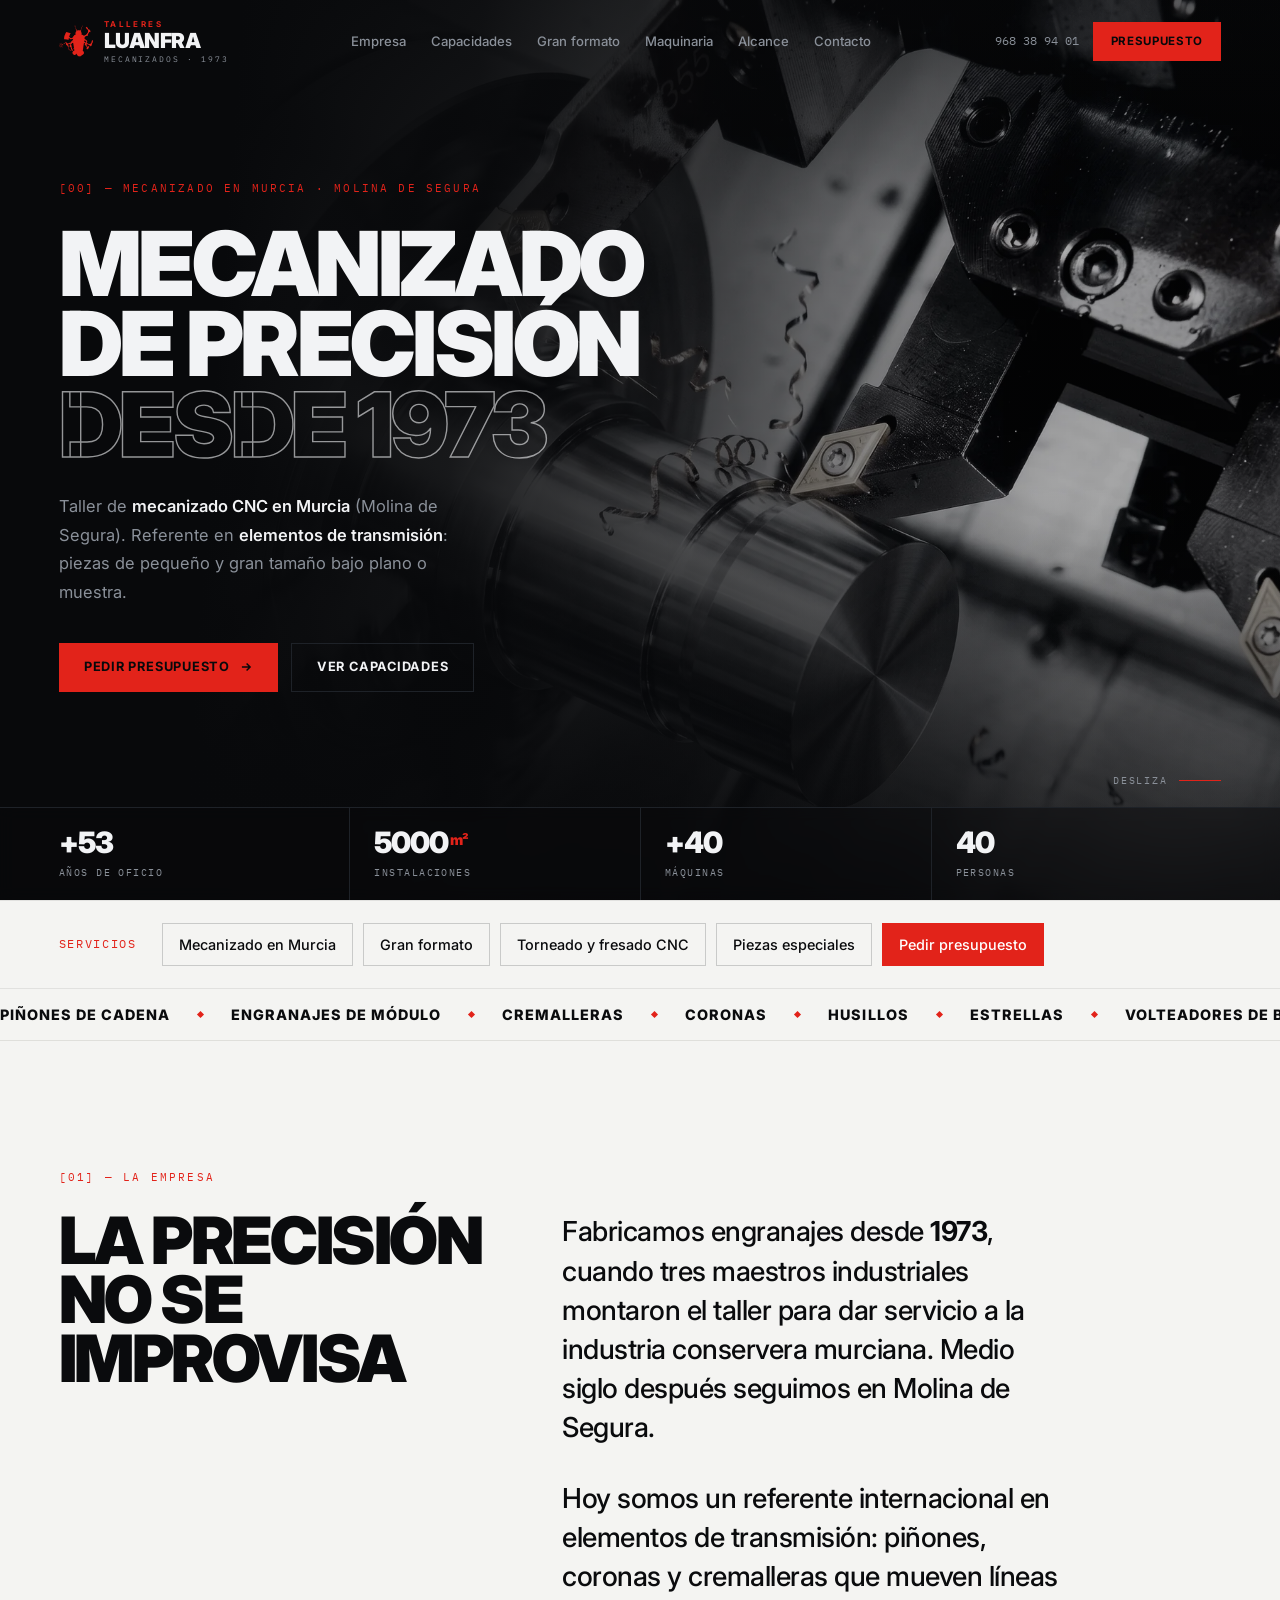
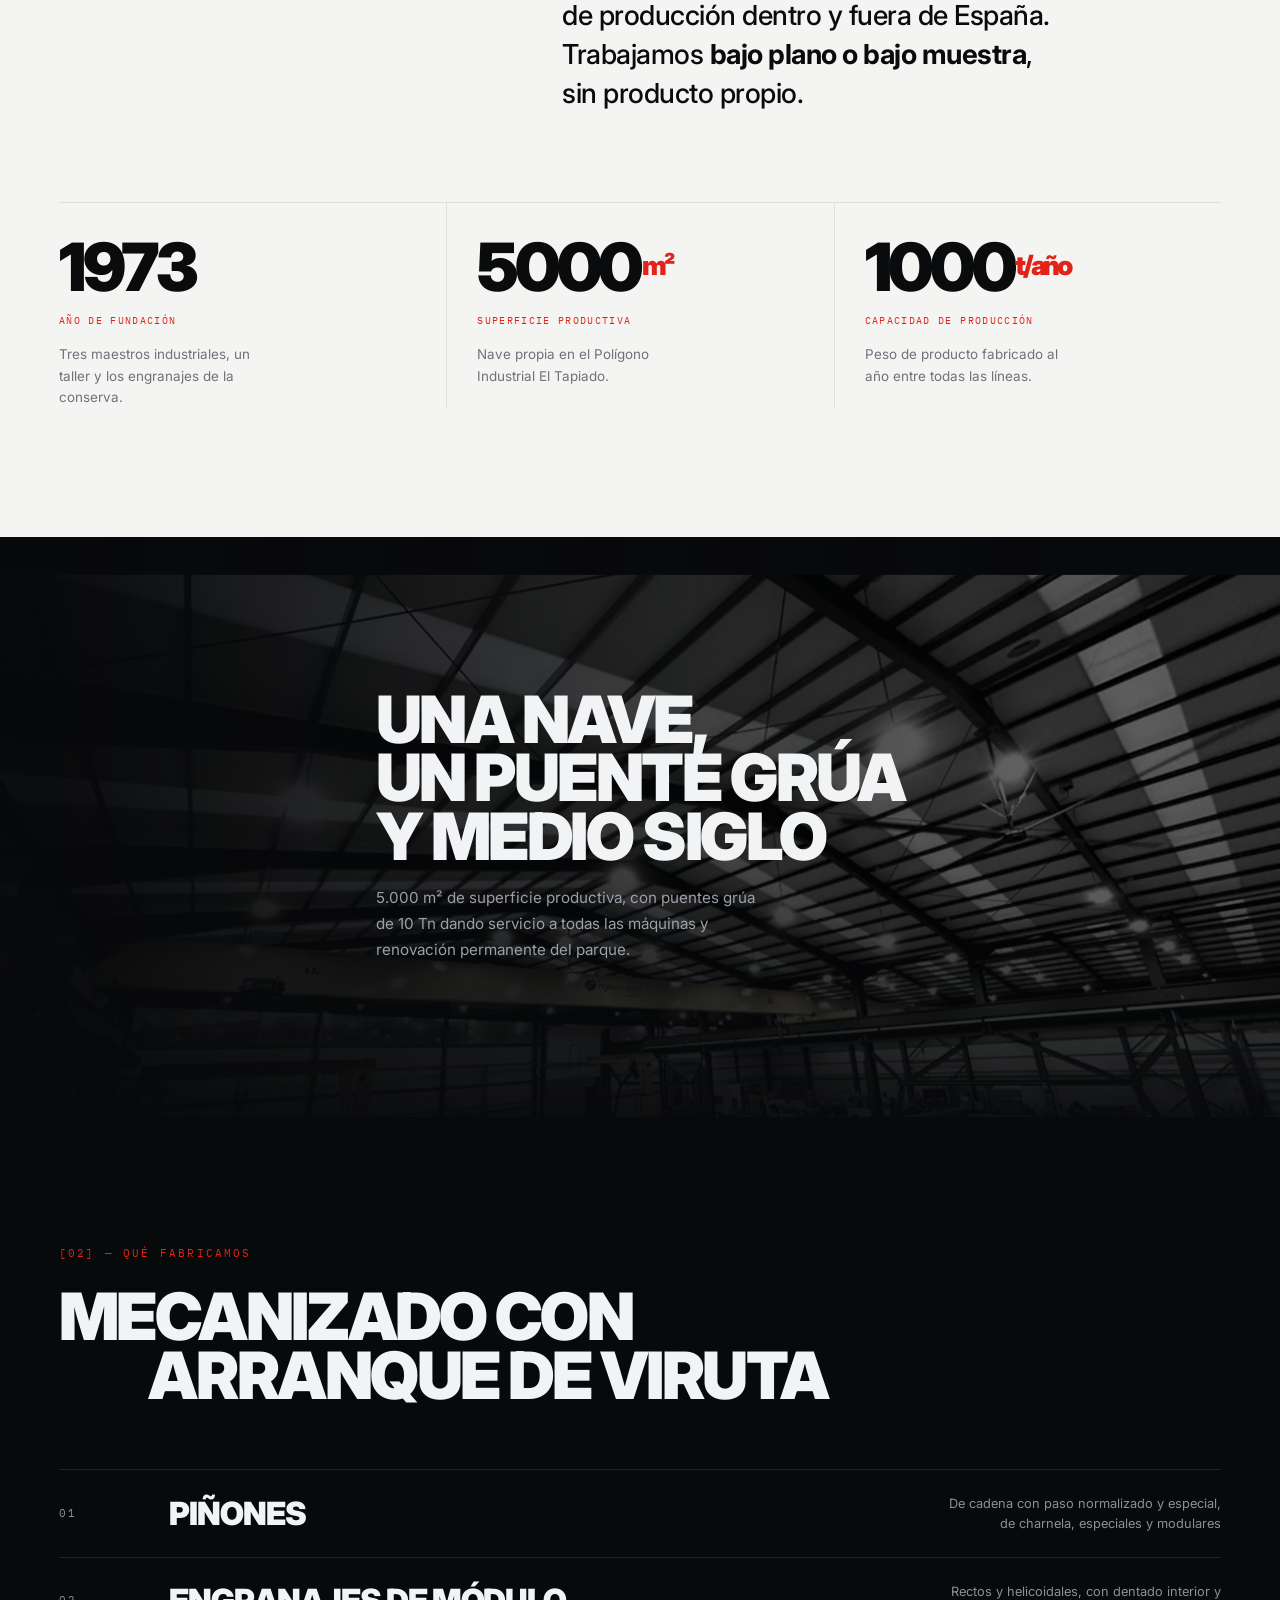
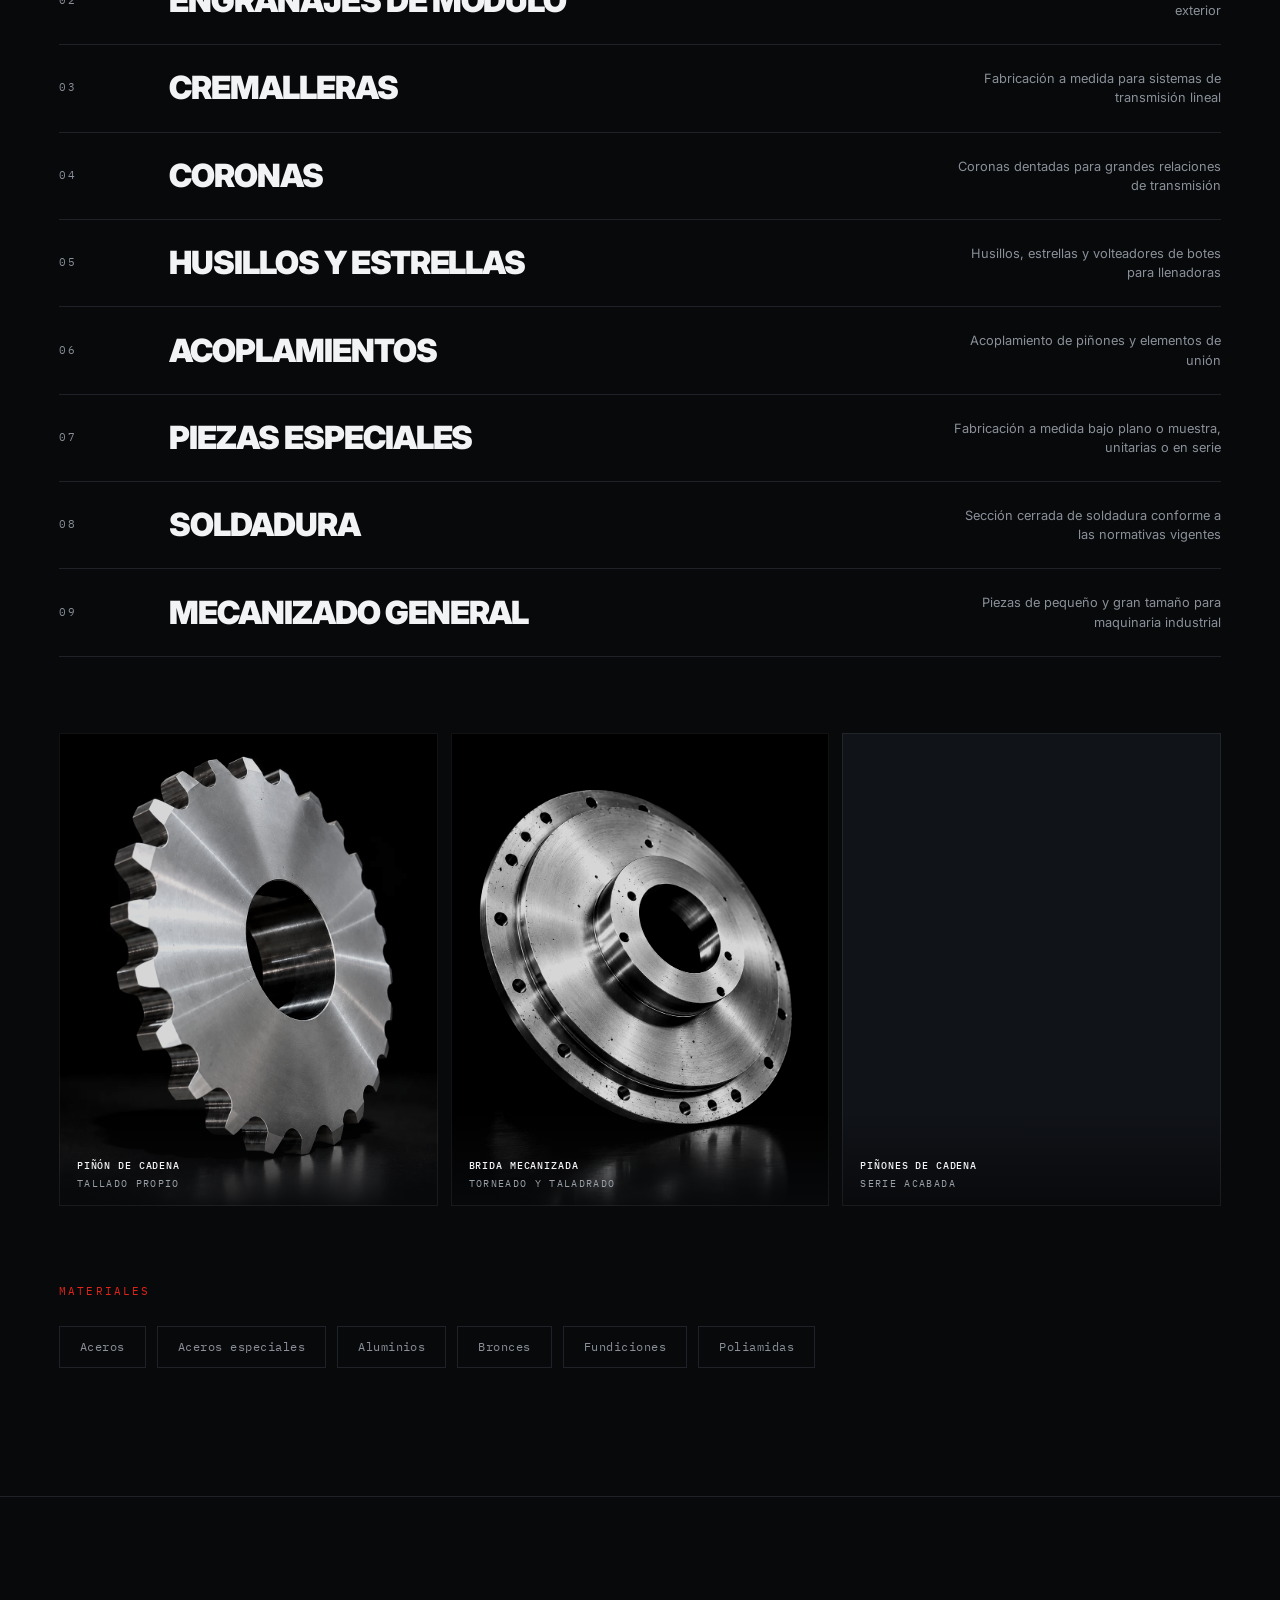
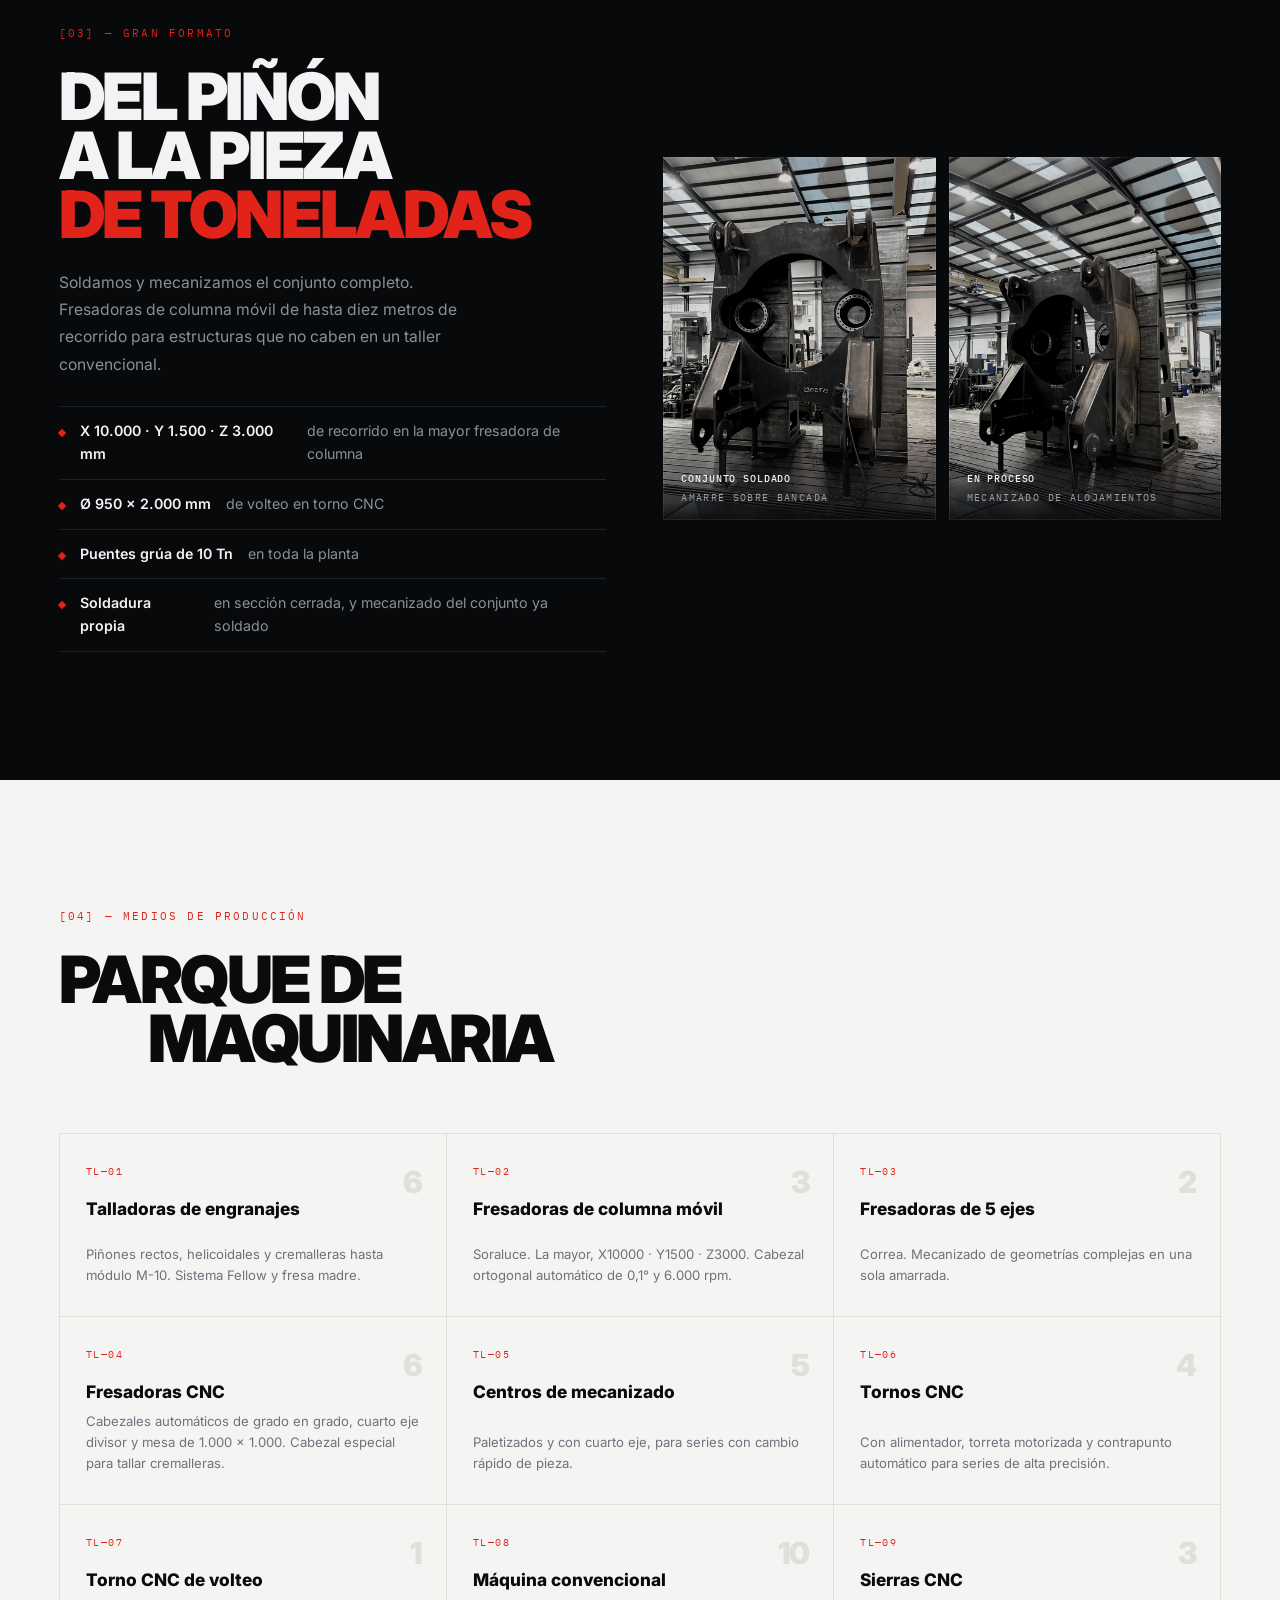
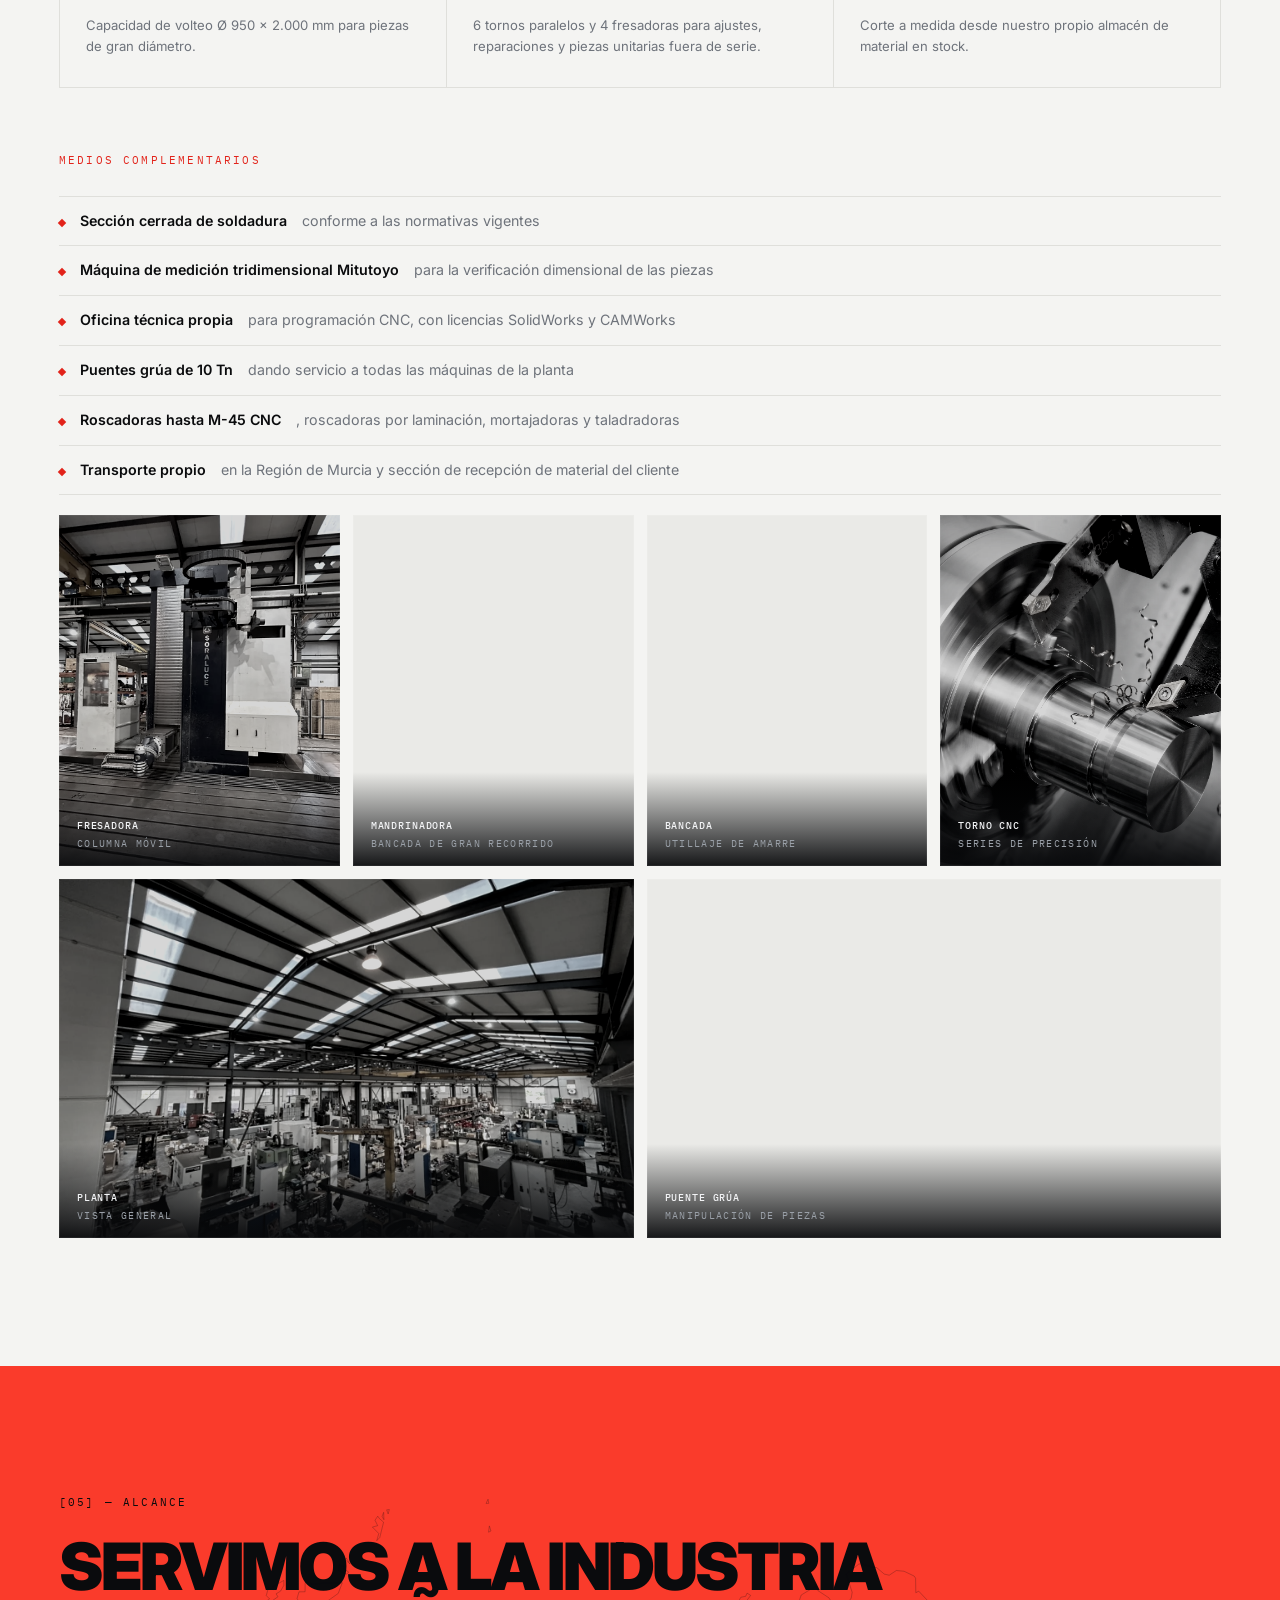
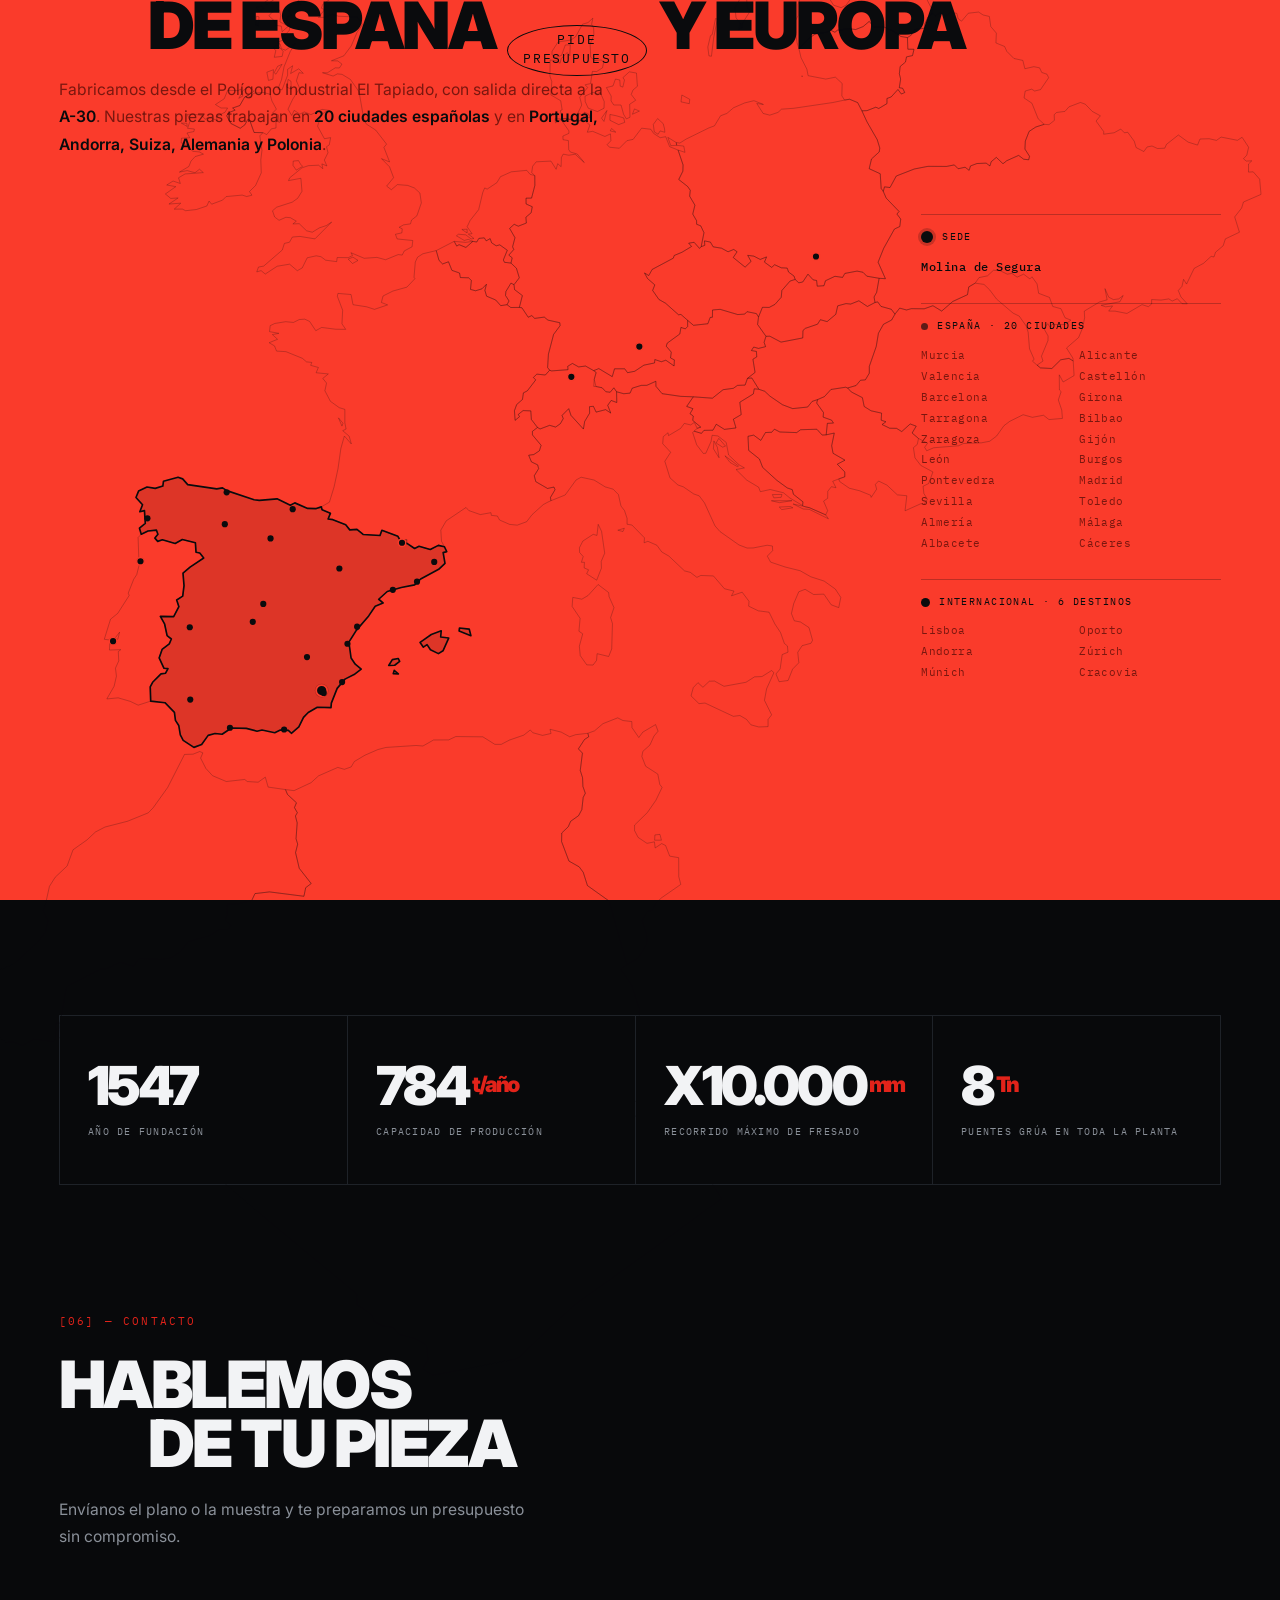
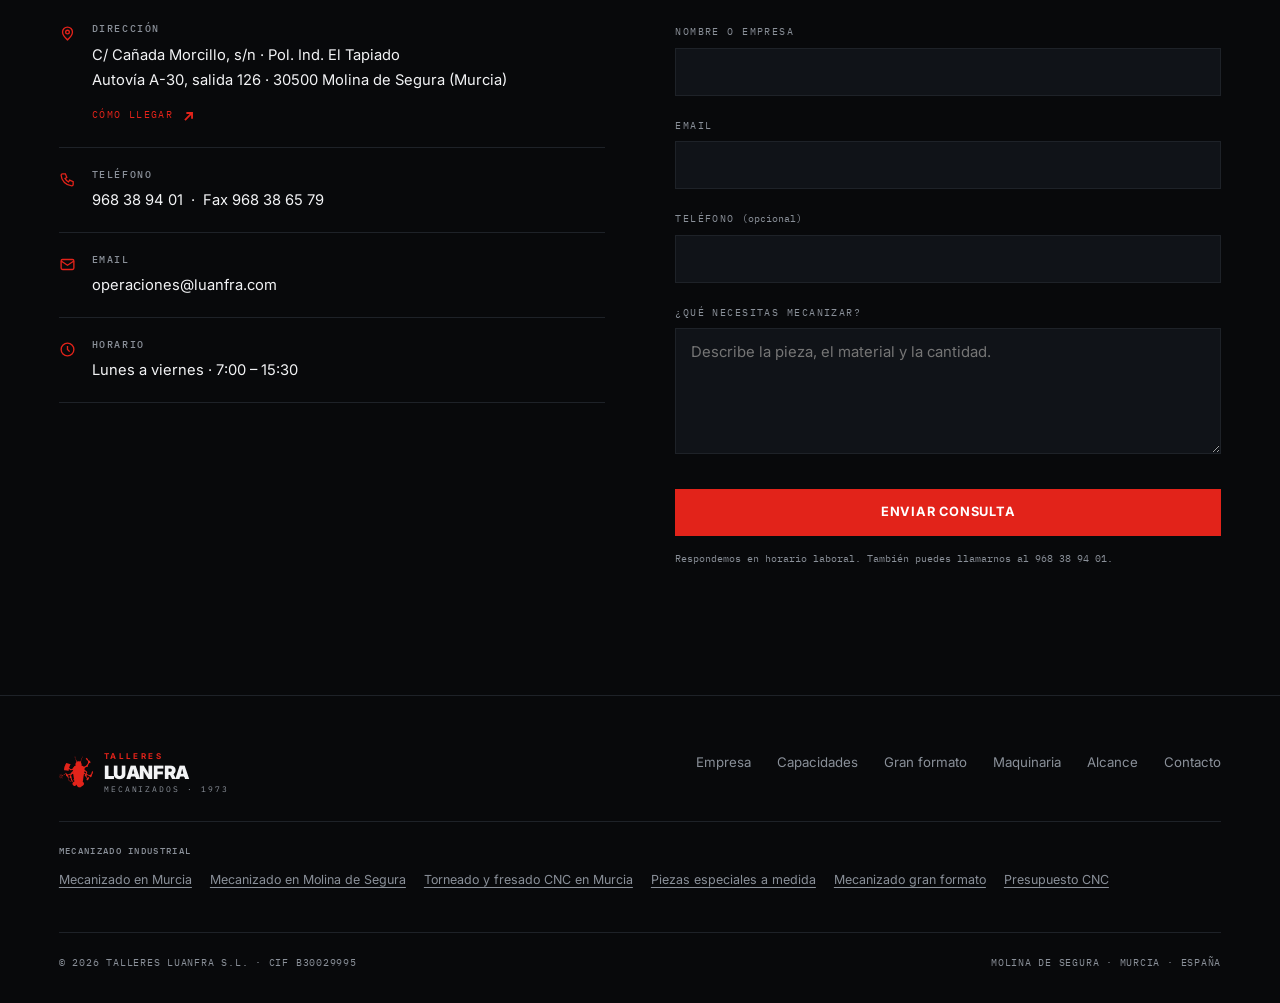
<file: index.html>
﻿<!DOCTYPE html>
<html lang="es">
<head>
<meta charset="UTF-8">
<meta name="viewport" content="width=device-width, initial-scale=1.0">
<title>Talleres Luanfra S.L. — Mecanizado de precisión desde 1973 | Molina de Segura, Murcia</title>
<meta name="description" content="Referente internacional en el mecanizado de elementos de transmisión. Piñones, engranajes, cremalleras, coronas, husillos y estrellas. Mecanizado de piezas de pequeño y gran tamaño bajo plano o muestra. Molina de Segura, Murcia.">
<meta name="theme-color" content="#08090B">
<meta property="og:title" content="Talleres Luanfra S.L. — Mecanizado de precisión desde 1973">
<meta property="og:description" content="Referente internacional en el mecanizado de elementos de transmisión. Molina de Segura, Murcia.">
<meta property="og:type" content="website">
<link rel="icon" href="/favicon.ico" sizes="any">
<link rel="icon" type="image/png" sizes="96x96" href="/favicon-96.png">
<link rel="apple-touch-icon" sizes="180x180" href="/apple-touch-icon.png">
<link rel="manifest" href="/site.webmanifest">
<link rel="canonical" href="https://www.luanfra.com/">
<meta property="og:url" content="https://www.luanfra.com/">
<meta property="og:image" content="https://www.luanfra.com/og-image.jpg">
<meta property="og:image:width" content="1200">
<meta property="og:image:height" content="630">
<meta property="og:image:alt" content="Torneado de precisión en Talleres Luanfra">
<meta name="twitter:card" content="summary_large_image">
<meta name="twitter:image" content="https://www.luanfra.com/og-image.jpg">
<meta property="og:locale" content="es_ES">
<meta property="og:site_name" content="Talleres Luanfra S.L.">
<meta name="robots" content="index, follow, max-image-preview:large">
<meta name="geo.region" content="ES-MC">
<meta name="geo.placename" content="Molina de Segura">
<script type="application/ld+json">
{
  "@context": "https://schema.org",
  "@type": ["Organization","LocalBusiness","ProfessionalService"],
  "additionalType": "https://schema.org/ManufacturingBusiness",
  "sameAs": [
    "https://www.linkedin.com/company/talleres-luanfra-sl"
  ],
  "name": "Talleres Luanfra S.L.",
  "alternateName": "Luanfra",
  "url": "https://www.luanfra.com/",
  "logo": "https://www.luanfra.com/img/logo.png",
  "image": "https://www.luanfra.com/og-image.jpg",
  "description": "Mecanizado de precisión y fabricación de elementos de transmisión: piñones, engranajes de módulo, cremalleras, coronas, husillos y estrellas. Piezas de pequeño y gran tamaño bajo plano o muestra.",
  "foundingDate": "1973",
  "numberOfEmployees": {
    "@type": "QuantitativeValue",
    "value": 40
  },
  "address": {
    "@type": "PostalAddress",
    "streetAddress": "Calle Cañada Morcillo, s/n · Polígono Industrial El Tapiado",
    "addressLocality": "Molina de Segura",
    "addressRegion": "Murcia",
    "postalCode": "30500",
    "addressCountry": "ES"
  },
  "geo": {
    "@type": "GeoCoordinates",
    "latitude": 38.0548,
    "longitude": -1.2131
  },
  "telephone": "+34968389401",
  "faxNumber": "+34968386579",
  "email": "operaciones@luanfra.com",
  "openingHoursSpecification": [
    {
      "@type": "OpeningHoursSpecification",
      "dayOfWeek": [
        "Monday",
        "Tuesday",
        "Wednesday",
        "Thursday",
        "Friday"
      ],
      "opens": "07:00",
      "closes": "15:30"
    }
  ],
  "areaServed": [
    {
      "@type": "Country",
      "name": "España"
    },
    {
      "@type": "Country",
      "name": "Portugal"
    },
    {
      "@type": "Country",
      "name": "Andorra"
    },
    {
      "@type": "Country",
      "name": "Suiza"
    },
    {
      "@type": "Country",
      "name": "Alemania"
    },
    {
      "@type": "Country",
      "name": "Polonia"
    }
  ],
  "knowsAbout": [
    "Mecanizado CNC",
    "Fabricación de engranajes",
    "Piñones de cadena",
    "Cremalleras",
    "Coronas dentadas",
    "Torneado",
    "Fresado",
    "Piezas especiales a medida",
    "Soldadura"
  ],
  "hasOfferCatalog": {
    "@type": "OfferCatalog",
    "name": "Capacidades de mecanizado",
    "itemListElement": [
      {
        "@type": "Offer",
        "itemOffered": {
          "@type": "Service",
          "name": "Piñones"
        }
      },
      {
        "@type": "Offer",
        "itemOffered": {
          "@type": "Service",
          "name": "Engranajes de módulo"
        }
      },
      {
        "@type": "Offer",
        "itemOffered": {
          "@type": "Service",
          "name": "Cremalleras"
        }
      },
      {
        "@type": "Offer",
        "itemOffered": {
          "@type": "Service",
          "name": "Coronas"
        }
      },
      {
        "@type": "Offer",
        "itemOffered": {
          "@type": "Service",
          "name": "Husillos y estrellas"
        }
      },
      {
        "@type": "Offer",
        "itemOffered": {
          "@type": "Service",
          "name": "Acoplamientos"
        }
      },
      {
        "@type": "Offer",
        "itemOffered": {
          "@type": "Service",
          "name": "Piezas especiales a medida"
        }
      },
      {
        "@type": "Offer",
        "itemOffered": {
          "@type": "Service",
          "name": "Soldadura"
        }
      },
      {
        "@type": "Offer",
        "itemOffered": {
          "@type": "Service",
          "name": "Mecanizado general"
        }
      }
    ]
  }
}
</script>
<link rel="preconnect" href="https://fonts.googleapis.com">
<link rel="preconnect" href="https://fonts.gstatic.com" crossorigin>
<link href="https://fonts.googleapis.com/css2?family=Inter:wght@400;500;600;700;800;900&family=IBM+Plex+Mono:wght@400;500&display=swap" rel="stylesheet">
<style>
/* ============================================================
   TALLERES LUANFRA S.L.
   Ritmo cromático: negro → blanco → negro → blanco → ROJO → negro
   ============================================================ */
:root{
  --rojo:#E2231A;
  --rojo-fondo:#FA3B2B;
  --f:'Inter',-apple-system,BlinkMacSystemFont,'Segoe UI',sans-serif;
  --mono:'IBM Plex Mono',ui-monospace,monospace;
  --ancho:1340px;
  --pad:clamp(20px,4.6vw,60px);
}
*{margin:0;padding:0;box-sizing:border-box}
html{scroll-behavior:smooth;-webkit-text-size-adjust:100%;background:#08090B}
[id]{scroll-margin-top:86px}
body{font-family:var(--f);line-height:1.6;overflow-x:hidden;-webkit-font-smoothing:antialiased}
img,svg,canvas{display:block;max-width:100%}
a{color:inherit;text-decoration:none}
ul,ol{list-style:none}
button{font:inherit;cursor:pointer;border:0;background:none;color:inherit}
::selection{background:var(--rojo);color:#fff}

/* ---------- temas de sección ---------- */
.tema{background:var(--bg);color:var(--fg)}
.t-negro {--bg:#08090B;--fg:#F2F3F5;--sec:#8A9099;--rule:#1E2228;--acc:#E2231A;--panel:#101318}
.t-blanco{--bg:#F4F4F2;--fg:#0A0B0D;--sec:#6E737B;--rule:#DFDFDB;--acc:#E2231A;--panel:#EAEAE7}
.t-rojo  {--bg:var(--rojo-fondo);--fg:#0A0B0D;--sec:#7A170F;--rule:rgba(10,11,13,.26);--acc:#0A0B0D;--panel:rgba(10,11,13,.06)}

.wrap{max-width:var(--ancho);margin:0 auto;padding-left:var(--pad);padding-right:var(--pad)}
.sec{padding-top:clamp(76px,10vw,138px);padding-bottom:clamp(76px,10vw,138px)}

/* ---------- tipografía ---------- */
.h-xxl,.h-xl,.h-l{font-weight:900;letter-spacing:-0.038em;line-height:0.90;text-transform:uppercase}
.h-xxl{font-size:clamp(2.7rem,7vw,6.2rem)}
.h-xl{font-size:clamp(2.1rem,5.1vw,4.3rem)}
.h-l{font-size:clamp(1.5rem,2.8vw,2.3rem);letter-spacing:-0.028em}
.sangria{display:block;padding-left:clamp(0px,7vw,5.5em)}
.acc{color:var(--acc)}
.perfil{color:transparent;-webkit-text-stroke:1.4px #F2F3F5;opacity:.6}

.marca-sec{font-family:var(--mono);font-size:.68rem;letter-spacing:.2em;text-transform:uppercase;
  color:var(--acc);margin-bottom:26px;display:block}
.cuerpo{color:var(--sec);font-size:.98rem;line-height:1.75;max-width:40ch}
.cuerpo strong{color:var(--fg);font-weight:600}
.declara{font-size:clamp(1.15rem,2.2vw,1.72rem);line-height:1.42;letter-spacing:-0.018em;
  font-weight:500;color:var(--fg);max-width:30ch}
.declara + .declara{margin-top:1.15em}

/* insignia inline, guiño a la referencia */
.insignia{display:inline-flex;flex-direction:column;align-items:center;justify-content:center;
  border:1px solid currentColor;border-radius:50%;padding:.42em 1.15em;margin:0 .18em;
  font-family:var(--mono);font-size:.2em;letter-spacing:.14em;line-height:1.45;
  text-transform:uppercase;font-weight:400;vertical-align:.32em;white-space:nowrap;
  transition:background .3s,color .3s}
.insignia:hover{background:var(--acc);color:var(--bg);border-color:var(--acc)}

/* ---------- animaciones ---------- */
.rv{opacity:0;transform:translateY(28px);transition:opacity .85s cubic-bezier(.16,1,.3,1),transform .85s cubic-bezier(.16,1,.3,1)}
.rv.on{opacity:1;transform:none}
.rv.d1{transition-delay:.09s}.rv.d2{transition-delay:.18s}.rv.d3{transition-delay:.27s}
@media (prefers-reduced-motion:reduce){
  html{scroll-behavior:auto}
  .rv{opacity:1;transform:none;transition:none}
  .cinta-pista{animation:none!important}
  *{animation-duration:.001s!important;transition-duration:.05s!important}
}

/* ============================================================ NAV */
.nav{position:fixed;inset:0 0 auto 0;z-index:140;padding:20px 0;
  border-bottom:1px solid transparent;
  transition:background .45s,padding .4s,border-color .45s,color .45s;
  color:var(--nav-fg)}
.nav.fija{background:var(--nav-bg);backdrop-filter:blur(14px);padding:11px 0;border-color:var(--nav-rule)}
.nav-negro {--nav-fg:#F2F3F5;--nav-sec:#8A9099;--nav-bg:rgba(8,9,11,.9);--nav-rule:#1E2228;--nav-acc:#E2231A;--nav-inv:#08090B}
.nav-blanco{--nav-fg:#0A0B0D;--nav-sec:#6E737B;--nav-bg:rgba(244,244,242,.93);--nav-rule:#DFDFDB;--nav-acc:#E2231A;--nav-inv:#F4F4F2}
.nav-rojo  {--nav-fg:#0A0B0D;--nav-sec:#7A170F;--nav-bg:rgba(250,59,43,.94);--nav-rule:rgba(10,11,13,.22);--nav-acc:#0A0B0D;--nav-inv:var(--rojo-fondo)}
.nav-in{display:flex;align-items:center;justify-content:space-between;gap:22px}
.marca{display:flex;align-items:center;gap:11px}
/* El logotipo es una silueta usada como máscara CSS: el color lo pone
   el fondo, así cambia solo con el tema de cada sección. */
.marca-logo{display:block;width:34px;height:34px;flex-shrink:0;
  background:var(--nav-acc);transition:background .45s;
  -webkit-mask:url(img/logo.png) center/contain no-repeat;
          mask:url(img/logo.png) center/contain no-repeat}
.marca-txt{font-weight:900;font-size:1.3rem;letter-spacing:-0.025em;line-height:1}
.marca-txt .sup{display:block;font-size:.5rem;font-weight:700;font-style:normal;
  letter-spacing:.3em;color:var(--nav-acc);margin-bottom:3px;text-transform:uppercase;
  transition:color .45s}
.marca-txt small{display:block;font-family:var(--mono);font-weight:400;font-size:.5rem;
  letter-spacing:.24em;color:var(--nav-sec);margin-top:3px;transition:color .45s}
.menu{display:flex;gap:25px;align-items:center}
.menu a{font-size:.82rem;font-weight:500;color:var(--nav-sec);position:relative;padding:6px 0;transition:color .25s}
.menu a::after{content:'';position:absolute;left:0;bottom:0;width:0;height:2px;background:var(--nav-acc);
  transition:width .3s cubic-bezier(.16,1,.3,1)}
.menu a:hover{color:var(--nav-fg)}
.menu a:hover::after{width:100%}
.nav-acc{display:flex;align-items:center;gap:14px}
.tel{font-family:var(--mono);font-size:.78rem;color:var(--nav-sec);transition:color .25s}
.tel:hover{color:var(--nav-fg)}
.btn{display:inline-flex;align-items:center;justify-content:center;gap:9px;
  font-weight:700;font-size:.8rem;letter-spacing:.06em;text-transform:uppercase;
  padding:13px 25px;transition:background .28s,color .28s,transform .2s,border-color .28s;white-space:nowrap}
.btn-acc{background:var(--nav-acc,var(--acc));color:var(--nav-inv,var(--bg))}
.btn-acc:hover{transform:translateY(-2px);opacity:.88}
.btn-linea{border:1px solid var(--rule);color:var(--fg)}
.btn-linea:hover{background:var(--fg);color:var(--bg);border-color:var(--fg)}
.btn-sm{padding:10px 18px;font-size:.72rem}
.burger{display:none;padding:8px;margin:-8px}
.burger span{display:block;width:23px;height:2px;background:var(--nav-fg);margin:5px 0;transition:transform .3s,opacity .3s}
.burger.x span:nth-child(1){transform:translateY(7px) rotate(45deg)}
.burger.x span:nth-child(2){opacity:0}
.burger.x span:nth-child(3){transform:translateY(-7px) rotate(-45deg)}

/* ============================================================ HERO */
.hero{position:relative;min-height:100svh;display:flex;align-items:center;overflow:hidden;isolation:isolate}
/* Fotografía real del taller ocupando el panel derecho. Imagen fija:
   sin animación ni librerías 3D. El degradado la funde con el negro. */
.hero-maquina{position:absolute;inset:0;z-index:0}
.hero-maquina picture{display:block;width:100%;height:100%}
.hero-maquina img{width:100%;height:100%;object-fit:cover;object-position:62% 50%}
.hero::after{content:'';position:absolute;inset:0;z-index:1;pointer-events:none;
  background:linear-gradient(94deg,#08090B 18%,rgba(8,9,11,.93) 36%,rgba(8,9,11,.62) 56%,rgba(8,9,11,.3) 80%),
             radial-gradient(130% 95% at 50% 106%,rgba(8,9,11,.9),transparent 55%),
             linear-gradient(rgba(8,9,11,.5) 0%,transparent 26%,transparent 54%,rgba(8,9,11,.8))}
.hero-in{position:relative;z-index:2;width:100%;padding-top:118px;padding-bottom:146px}
.hero h1{margin:24px 0 26px;max-width:17ch}
.hero .cuerpo{max-width:42ch;font-size:1.03rem}
.hero-ctas{display:flex;gap:13px;flex-wrap:wrap;margin-top:36px}
.barra{position:absolute;left:0;right:0;bottom:0;z-index:3;
  border-top:1px solid var(--rule);background:rgba(8,9,11,.5);backdrop-filter:blur(8px)}
.barra-in{display:grid;grid-template-columns:repeat(4,1fr)}
.dato{padding:20px 0 20px 24px;border-left:1px solid var(--rule)}
.dato:first-child{border-left:0;padding-left:0}
.dato b{display:block;font-weight:900;font-size:clamp(1.4rem,2.3vw,2rem);letter-spacing:-0.035em;line-height:1}
.dato b em{font-style:normal;color:var(--acc);font-size:.48em;vertical-align:.55em;margin-left:2px}
.dato span{font-family:var(--mono);font-size:.6rem;letter-spacing:.15em;text-transform:uppercase;
  color:var(--sec);display:block;margin-top:7px}
.pista{position:absolute;right:var(--pad);bottom:112px;z-index:4;display:flex;align-items:center;gap:11px;
  font-family:var(--mono);font-size:.6rem;letter-spacing:.2em;color:var(--sec);transition:opacity .4s}
.pista.off{opacity:0}
.pista i{display:block;width:42px;height:1px;background:currentColor;position:relative;overflow:hidden}
.pista i::after{content:'';position:absolute;inset:0;background:var(--acc);animation:corre 2s ease-in-out infinite}
@keyframes corre{0%{transform:translateX(-100%)}60%,100%{transform:translateX(100%)}}

/* ============================================================ CINTA */
.cinta{overflow:hidden;padding:14px 0;border-bottom:1px solid var(--rule);position:relative;z-index:5}
.cinta-pista{display:flex;width:max-content;animation:desliza 46s linear infinite}
.cinta:hover .cinta-pista{animation-play-state:paused}
.cinta-item{display:flex;align-items:center;gap:28px;padding-right:28px;white-space:nowrap;
  font-weight:800;font-size:.9rem;letter-spacing:.07em;text-transform:uppercase}
.cinta-item::after{content:'';width:5px;height:5px;background:var(--acc);transform:rotate(45deg);flex-shrink:0}
@keyframes desliza{to{transform:translateX(-50%)}}

/* ============================================================ EMPRESA (blanco) */
.declara-fila{display:grid;grid-template-columns:minmax(0,.9fr) minmax(0,1.35fr);gap:clamp(30px,5vw,80px);
  align-items:start}
.stats{display:grid;grid-template-columns:repeat(3,1fr);gap:0;margin-top:clamp(56px,7vw,96px);
  border-top:1px solid var(--rule)}
.stat{padding:34px 30px 0 0;border-left:1px solid var(--rule);padding-left:30px}
.stat:first-child{border-left:0;padding-left:0}
.stat b{display:block;font-weight:900;font-size:clamp(2.4rem,5.2vw,4.2rem);letter-spacing:-0.05em;line-height:.92}
.stat b em{font-style:normal;font-size:.4em;vertical-align:.62em;color:var(--acc);margin-left:2px}
.stat .et{font-family:var(--mono);font-size:.6rem;letter-spacing:.14em;text-transform:uppercase;
  color:var(--acc);display:block;margin-top:14px}
.stat p{font-size:.84rem;color:var(--sec);margin-top:16px;line-height:1.6;max-width:26ch}

/* ============================================================ FOTOGRAFÍA */
.foto{position:relative;overflow:hidden;background:var(--panel);display:block}
.foto picture,.banda picture{display:block;width:100%;height:100%}
.foto img{width:100%;height:100%;object-fit:cover;display:block;
  filter:grayscale(.76) contrast(1.15) brightness(.84);transform:scale(1.015);
  transition:filter .85s cubic-bezier(.16,1,.3,1),transform 1.2s cubic-bezier(.16,1,.3,1)}
.foto:hover img{filter:grayscale(0) contrast(1.03) brightness(.98);transform:scale(1.05)}
.foto figcaption{position:absolute;left:0;right:0;bottom:0;padding:46px 18px 15px;
  background:linear-gradient(transparent,rgba(8,9,11,.94));pointer-events:none;
  font-family:var(--mono);font-size:.6rem;letter-spacing:.14em;text-transform:uppercase;color:#9AA0A8}
.foto figcaption b{color:#F2F3F5;font-weight:500;display:block;margin-bottom:3px;letter-spacing:.09em}
.foto::after{content:'';position:absolute;inset:0;border:1px solid rgba(255,255,255,.07);pointer-events:none}

.banda{position:relative;height:min(74svh,580px);overflow:hidden}
.banda img{width:100%;height:116%;object-fit:cover;filter:grayscale(.84) contrast(1.2) brightness(.48);will-change:transform}
.banda::after{content:'';position:absolute;inset:0;
  background:linear-gradient(92deg,rgba(8,9,11,.95) 5%,rgba(8,9,11,.6) 44%,rgba(8,9,11,.22) 80%),
             linear-gradient(transparent 58%,rgba(8,9,11,.88))}
.banda-txt{position:absolute;inset:0;z-index:2;display:flex;align-items:center;color:#F2F3F5}
.banda-txt .h-xl{max-width:14ch}
.banda-txt p{margin-top:18px;max-width:40ch;color:#9AA0A8;font-size:.95rem;line-height:1.7}

.piezas{display:grid;grid-template-columns:repeat(3,1fr);gap:13px;margin-top:clamp(46px,6vw,76px)}
.piezas .foto{aspect-ratio:4/5}
.galeria{display:grid;grid-template-columns:repeat(4,1fr);gap:13px;margin-top:20px}
.galeria .foto{aspect-ratio:4/5}
.planta{display:grid;grid-template-columns:repeat(2,1fr);gap:13px}
.planta .foto{aspect-ratio:16/10}

/* ============================================================ CAPACIDADES */
.caps{border-top:1px solid var(--rule)}
.cap{display:grid;grid-template-columns:88px 1fr auto;gap:22px;align-items:center;
  padding:24px 0;border-bottom:1px solid var(--rule);position:relative;
  transition:padding-left .4s cubic-bezier(.16,1,.3,1)}
.cap::before{content:'';position:absolute;left:0;top:0;bottom:0;width:0;background:var(--acc);
  transition:width .4s cubic-bezier(.16,1,.3,1)}
.cap:hover{padding-left:24px}
.cap:hover::before{width:4px}
.cap-num{font-family:var(--mono);font-size:.7rem;letter-spacing:.15em;color:var(--sec);transition:color .3s}
.cap:hover .cap-num{color:var(--acc)}
.cap-nom{font-weight:900;font-size:clamp(1.3rem,2.5vw,2rem);letter-spacing:-0.032em;text-transform:uppercase;line-height:1}
.cap-det{font-size:.8rem;color:var(--sec);text-align:right;max-width:34ch;line-height:1.5}
.chips{display:flex;flex-wrap:wrap;gap:11px;margin-top:26px}
.chip{font-family:var(--mono);font-size:.76rem;letter-spacing:.04em;border:1px solid var(--rule);
  padding:10px 20px;color:var(--sec);transition:all .3s}
.chip:hover{border-color:var(--acc);color:var(--fg)}

/* ============================================================ GRAN FORMATO */
.gf-grid{display:grid;grid-template-columns:1fr 1.02fr;gap:clamp(30px,4.5vw,68px);align-items:center}
.gf-fotos{display:grid;grid-template-columns:repeat(2,1fr);gap:13px}
.gf-fotos .foto{aspect-ratio:3/4}
.gf-lista{margin-top:28px;border-top:1px solid var(--rule)}
.gf-lista li{display:flex;gap:15px;align-items:baseline;padding:13px 0;border-bottom:1px solid var(--rule);
  font-size:.89rem;color:var(--sec)}
.gf-lista li::before{content:'';width:6px;height:6px;background:var(--acc);flex-shrink:0;transform:rotate(45deg)}
.gf-lista b{color:var(--fg);font-weight:600}

/* ============================================================ MAQUINARIA */
.maq-grid{display:grid;grid-template-columns:repeat(3,1fr);gap:1px;background:var(--rule);
  border:1px solid var(--rule);margin-bottom:clamp(40px,5vw,64px)}
.ficha{background:var(--bg);padding:30px 26px;min-height:182px;display:flex;flex-direction:column;
  transition:background .35s;position:relative}
.ficha:hover{background:var(--panel)}
.ficha .n{font-family:var(--mono);font-size:.62rem;letter-spacing:.15em;color:var(--acc);margin-bottom:18px}
.ficha h3{font-weight:800;font-size:1.08rem;line-height:1.25;margin-bottom:9px}
.ficha p{font-size:.82rem;color:var(--sec);line-height:1.6;margin-top:auto}
.ficha .cant{position:absolute;top:24px;right:24px;font-weight:900;font-size:1.9rem;
  letter-spacing:-0.045em;color:var(--rule);transition:color .35s}
.ficha:hover .cant{color:var(--acc)}

/* ============================================================ MAPA (rojo) */
.alcance-grid{display:grid;grid-template-columns:minmax(0,1fr) minmax(240px,300px);
  gap:clamp(28px,4vw,64px);align-items:start;margin-top:clamp(28px,3.5vw,44px)}
.mapa-euro{max-height:62vh;display:flex}
.mapa-svg{width:100%;height:auto;max-height:62vh;overflow:visible}
.mapa-svg .pais{fill:none;stroke:#0A0B0D;stroke-width:1;opacity:.34}
.mapa-svg .espana{fill:rgba(10,11,13,.12);stroke:#0A0B0D;stroke-width:2.4;stroke-linejoin:round}
.mapa-svg .punto{fill:#0A0B0D;transition:r .25s ease}
.mapa-svg .punto.int{stroke:var(--bg);stroke-width:2}
.mapa-svg .sede{fill:#0A0B0D;stroke:var(--bg);stroke-width:2.5}
.mapa-svg .halo{fill:#0A0B0D;opacity:.22;transform-origin:center;transform-box:fill-box}
.tema.on .mapa-svg .halo{animation:latido 2.8s ease-out infinite}
@keyframes latido{0%{transform:scale(.5);opacity:.42}70%,100%{transform:scale(3);opacity:0}}
/* al señalar una ciudad del listado, su punto crece en el mapa */
.mapa-svg circle.resalta{r:11;filter:drop-shadow(0 0 6px rgba(10,11,13,.5))}

.destinos{display:grid;gap:26px}
.dest-bloque{border-top:1px solid var(--rule);padding-top:14px}
.dest-tit{display:flex;align-items:center;gap:9px;
  font-family:var(--mono);font-size:.64rem;letter-spacing:.14em;text-transform:uppercase;
  color:var(--fg);margin-bottom:12px}
.dest-tit .pt{width:9px;height:9px;border-radius:50%;background:#0A0B0D;flex-shrink:0}
.dest-tit .pt.nac{width:7px;height:7px;opacity:.65}
.dest-tit .pt.sede{width:12px;height:12px;box-shadow:0 0 0 3px rgba(10,11,13,.2)}
.dest-lista{display:grid;gap:3px}
.dest-lista.col2{grid-template-columns:1fr 1fr;gap:3px 16px}
.dest-lista li{font-family:var(--mono);font-size:.7rem;letter-spacing:.04em;color:var(--sec);
  cursor:default;transition:color .2s,transform .2s;outline:none}
.dest-lista li:hover,.dest-lista li:focus{color:var(--fg);transform:translateX(3px)}
.dest-lista li.es-sede{color:var(--fg);font-weight:500;font-size:.78rem}

@media(max-width:960px){
  .alcance-grid{grid-template-columns:1fr;gap:34px}
  .mapa-euro,.mapa-svg{max-height:none}
  .dest-lista.col2{grid-template-columns:repeat(auto-fill,minmax(108px,1fr))}
}


/* ============================================================ CIFRAS / CONTACTO */
.cifras-grid{display:grid;grid-template-columns:repeat(4,1fr);gap:1px;background:var(--rule);
  border:1px solid var(--rule)}
.cifra{background:var(--bg);padding:clamp(28px,3.6vw,44px) clamp(18px,2.2vw,32px)}
.cifra b{display:block;font-weight:900;font-size:clamp(2rem,4.2vw,3.4rem);letter-spacing:-0.048em;line-height:.95}
.cifra b em{font-style:normal;font-size:.4em;color:var(--acc);vertical-align:.62em;margin-left:3px}
.cifra span{font-family:var(--mono);font-size:.6rem;letter-spacing:.13em;text-transform:uppercase;
  color:var(--sec);display:block;margin-top:13px}
.cont-grid{display:grid;grid-template-columns:1fr 1fr;gap:clamp(38px,5.5vw,84px);margin-top:52px}
.datos li{display:flex;gap:16px;padding:19px 0;border-bottom:1px solid var(--rule);align-items:flex-start}
.datos svg{width:17px;height:17px;color:var(--acc);flex-shrink:0;margin-top:4px}
.datos b{display:block;font-family:var(--mono);font-size:.6rem;letter-spacing:.16em;text-transform:uppercase;
  color:var(--sec);margin-bottom:5px;font-weight:500}
.datos a,.datos span{font-size:.92rem}
.datos a{transition:color .25s}
.datos a:hover{color:var(--acc)}
.datos .ir{display:inline-flex;align-items:center;gap:7px;margin-top:11px;
  font-family:var(--mono);font-size:.62rem;letter-spacing:.14em;text-transform:uppercase;
  color:var(--acc);border-bottom:1px solid transparent;padding-bottom:2px;transition:border-color .25s}
.datos .ir:hover{border-color:var(--acc)}
.form label{display:block;font-family:var(--mono);font-size:.6rem;letter-spacing:.15em;text-transform:uppercase;
  color:var(--sec);margin:22px 0 8px}
.form input,.form textarea{width:100%;background:var(--panel);border:1px solid var(--rule);color:var(--fg);
  padding:14px 15px;font-family:var(--f);font-size:.93rem;transition:border-color .25s}
.form input:focus,.form textarea:focus{outline:none;border-color:var(--acc)}
.form textarea{min-height:126px;resize:vertical}
.form .btn{margin-top:28px;width:100%;background:var(--acc);color:#fff}
.nota{font-family:var(--mono);font-size:.6rem;color:var(--sec);margin-top:15px;line-height:1.7}
.aviso{margin-top:17px;padding:12px 15px;border:1px solid var(--acc);font-size:.84rem;color:var(--fg);display:none}
.aviso.ver{display:block}
.aviso.bien{border-color:#2E9E5B;color:#8FE0AC}
.form button[disabled]{opacity:.6;cursor:progress}

footer{padding:56px 0 32px;border-top:1px solid var(--rule)}
.pie{display:flex;justify-content:space-between;gap:34px;flex-wrap:wrap;align-items:flex-start}
.pie-nav{display:flex;gap:26px;flex-wrap:wrap}
.pie-nav a{font-size:.83rem;color:var(--sec);transition:color .25s}
.pie-nav a:hover{color:var(--fg)}
.legal{margin-top:42px;padding-top:22px;border-top:1px solid var(--rule);display:flex;
  justify-content:space-between;gap:15px;flex-wrap:wrap;
  font-family:var(--mono);font-size:.6rem;letter-spacing:.08em;color:var(--sec)}
.pie-seo{margin-top:28px;padding-top:22px;border-top:1px solid var(--rule)}
.pie-seo b{display:block;font-family:var(--mono);font-size:.58rem;letter-spacing:.14em;text-transform:uppercase;color:var(--sec);margin-bottom:12px;font-weight:500}
.pie-seo-links{display:flex;flex-wrap:wrap;gap:8px 18px}
.pie-seo-links a{font-size:.78rem;color:var(--sec);text-decoration:underline;text-underline-offset:3px;transition:color .25s}
.pie-seo-links a:hover{color:var(--fg)}



/* ============================================================ RESPONSIVE */
@media(max-width:1100px){
  .declara-fila{grid-template-columns:1fr;gap:34px}
  .maq-grid{grid-template-columns:repeat(2,1fr)}
  .maq-grid .ficha:last-child{grid-column:1/-1}
  .galeria{grid-template-columns:repeat(2,1fr)}
  .gf-grid{grid-template-columns:1fr}
  .cifras-grid{grid-template-columns:repeat(2,1fr)}
  .cap{grid-template-columns:64px 1fr;gap:16px}
  .cap-det{display:none}
}
@media(max-width:860px){
  .menu{position:fixed;inset:0 0 auto 0;flex-direction:column;align-items:flex-start;
    background:var(--nav-bg);backdrop-filter:blur(16px);padding:94px var(--pad) 38px;gap:4px;
    transform:translateY(-101%);transition:transform .45s cubic-bezier(.16,1,.3,1);
    border-bottom:1px solid var(--nav-rule)}
  .menu.abierto{transform:none}
  .menu a{font-size:1.5rem;font-weight:800;letter-spacing:-0.025em;color:var(--nav-fg);
    padding:10px 0;text-transform:uppercase}
  .burger{display:block;z-index:2}
  .tel,.nav-acc .btn{display:none}
  .barra-in{grid-template-columns:repeat(2,1fr)}
  .dato{padding:15px 0 15px 16px}
  .dato:nth-child(odd){border-left:0;padding-left:0}
  .dato:nth-child(n+3){border-top:1px solid var(--rule)}
  .hero-in{padding-bottom:184px}
  .hero-maquina img{opacity:.5;object-position:58% 50%}
  .pista{display:none}
  .stats{grid-template-columns:1fr}
  .stat{border-left:0;padding-left:0;border-top:1px solid var(--rule);padding-top:26px;margin-top:8px}
  .stat:first-child{border-top:0;margin-top:0}
  .cont-grid{grid-template-columns:1fr}
  .planta{grid-template-columns:1fr}
  .banda{height:min(60svh,420px)}
  .sangria{padding-left:0}
}
@media(max-width:560px){
  .piezas{grid-template-columns:1fr 1fr}
  .piezas .foto:first-child{grid-column:1/-1;aspect-ratio:4/3}
  .maq-grid,.cifras-grid{grid-template-columns:1fr}

}

/* Franja de servicios (2026-11-16) */
#seo-servicios{border-top:1px solid rgba(0,0,0,.08);border-bottom:1px solid rgba(0,0,0,.08)}
.srv{display:flex;flex-wrap:wrap;align-items:center;gap:14px 26px;padding-top:22px;padding-bottom:22px}
.srv-et{font-family:var(--mono, ui-monospace, monospace);font-size:.72rem;letter-spacing:.14em;text-transform:uppercase;color:#E2231A}
.srv-lista{display:flex;flex-wrap:wrap;gap:10px}
.srv-lista a{display:inline-block;padding:9px 16px;border:1px solid rgba(10,11,13,.18);font-size:.9rem;font-weight:500;color:#0A0B0D;text-decoration:none;transition:border-color .2s,background .2s,color .2s}
.srv-lista a:hover{border-color:#0A0B0D;background:#0A0B0D;color:#F2F3F5}
.srv-lista a.srv-acc{background:#E2231A;border-color:#E2231A;color:#fff}
.srv-lista a.srv-acc:hover{background:#B81A13;border-color:#B81A13}
</style>
</head>
<body>

<!-- ============ NAV ============ -->
<nav class="nav nav-negro" id="nav">
  <div class="wrap nav-in">
    <a class="marca" href="#top" aria-label="Talleres Luanfra — inicio">
      <i class="marca-logo" aria-hidden="true"></i>
      <span class="marca-txt"><i class="sup">Talleres</i>LUANFRA<small>MECANIZADOS · 1973</small></span>
    </a>
    <div class="menu" id="menu">
      <a href="#empresa">Empresa</a>
      <a href="#capacidades">Capacidades</a>
      <a href="#granformato">Gran formato</a>
      <a href="#maquinaria">Maquinaria</a>
      <a href="#alcance">Alcance</a>
      <a href="#contacto">Contacto</a>
    </div>
    <div class="nav-acc">
      <a class="tel" href="tel:+34968389401">968 38 94 01</a>
      <a class="btn btn-acc btn-sm" href="#contacto">Presupuesto</a>
      <button class="burger" id="burger" aria-label="Menú" aria-expanded="false" aria-controls="menu">
        <span></span><span></span><span></span>
      </button>
    </div>
  </div>
</nav>

<!-- ============ HERO (negro) ============ -->
<header class="hero tema t-negro" id="top" data-tema="negro">
  <div class="hero-maquina" aria-hidden="true">
    <picture><source srcset="img/hero-torno.webp" type="image/webp">
      <img src="img/hero-torno.jpg" alt="" width="2000" height="1267" fetchpriority="high" decoding="async"></picture>
  </div>
  <div class="wrap hero-in">
    <span class="marca-sec">[00] — Mecanizado en Murcia · Molina de Segura</span>
    <h1 class="h-xxl">Mecanizado<br>de precisión<br><span class="perfil">desde 1973</span></h1>
    <p class="cuerpo">Taller de <strong>mecanizado CNC en Murcia</strong> (Molina de Segura). Referente en <strong>elementos de transmisión</strong>: piezas de pequeño y gran tamaño bajo plano o muestra.</p>
    <div class="hero-ctas">
      <a class="btn btn-acc" href="#contacto">Pedir presupuesto
        <svg width="14" height="14" viewBox="0 0 24 24" fill="none" stroke="currentColor" stroke-width="2.6" aria-hidden="true"><path d="M5 12h14M13 6l6 6-6 6"/></svg></a>
      <a class="btn btn-linea" href="#capacidades">Ver capacidades</a>
    </div>
  </div>
  <div class="pista" id="pista"><span>DESLIZA</span><i></i></div>
  <div class="barra">
    <div class="wrap barra-in">
      <div class="dato"><b data-desde="1973">+53</b><span>Años de oficio</span></div>
      <div class="dato"><b data-n="5000" data-mil="1">5.000<em>m²</em></b><span>Instalaciones</span></div>
      <div class="dato"><b data-n="40" data-pre="+">+40</b><span>Máquinas</span></div>
      <div class="dato"><b data-n="40">40</b><span>Personas</span></div>
    </div>
  </div>
</header>

<section id="seo-servicios" class="tema t-blanco" data-tema="blanco">
  <div class="wrap srv">
    <span class="srv-et">Servicios</span>
    <nav class="srv-lista" aria-label="Servicios">
      <a href="/mecanizado-murcia/">Mecanizado en Murcia</a>
      <a href="/mecanizado-gran-formato/">Gran formato</a>
      <a href="/torneado-fresado-cnc-murcia/">Torneado y fresado CNC</a>
      <a href="/piezas-especiales/">Piezas especiales</a>
      <a class="srv-acc" href="#contacto">Pedir presupuesto</a>
    </nav>
  </div>
</section>
<!-- ============ EMPRESA (blanco) ============ -->
<section class="tema t-blanco" data-tema="blanco" id="empresa">
  <div class="cinta" aria-hidden="true">
    <div class="cinta-pista" id="cintaPista">
      <span class="cinta-item">Piñones de cadena</span>
      <span class="cinta-item">Engranajes de módulo</span>
      <span class="cinta-item">Cremalleras</span>
      <span class="cinta-item">Coronas</span>
      <span class="cinta-item">Husillos</span>
      <span class="cinta-item">Estrellas</span>
      <span class="cinta-item">Volteadores de botes</span>
      <span class="cinta-item">Piñones de charnela</span>
      <span class="cinta-item">Acoplamientos</span>
      <span class="cinta-item">Mecanizado general</span>
    </div>
  </div>

  <div class="wrap sec">
    <span class="marca-sec rv">[01] — La empresa</span>
    <div class="declara-fila">
      <h2 class="h-xl rv">La precisión<br>no se improvisa</h2>
      <div class="rv d1">
        <p class="declara">Fabricamos engranajes desde <strong>1973</strong>, cuando tres maestros industriales montaron el taller para dar servicio a la industria conservera murciana. Medio siglo después seguimos en Molina de Segura.</p>
        <p class="declara">Hoy somos un referente internacional en elementos de transmisión: piñones, coronas y cremalleras que mueven líneas de producción dentro y fuera de España. Trabajamos <strong>bajo plano o bajo muestra</strong>, sin producto propio.</p>
      </div>
    </div>

    <div class="stats">
      <div class="stat rv"><b data-n="1973">1973</b><span class="et">Año de fundación</span>
        <p>Tres maestros industriales, un taller y los engranajes de la conserva.</p></div>
      <div class="stat rv d1"><b data-n="5000" data-mil="1">5.000<em>m²</em></b><span class="et">Superficie productiva</span>
        <p>Nave propia en el Polígono Industrial El Tapiado.</p></div>
      <div class="stat rv d2"><b data-n="1000" data-mil="1">1.000<em>t/año</em></b><span class="et">Capacidad de producción</span>
        <p>Peso de producto fabricado al año entre todas las líneas.</p></div>
    </div>
  </div>
</section>

<!-- ============ BANDA (foto nave) ============ -->
<div class="banda tema t-negro" data-tema="negro">
  <picture><source srcset="img/nave-panoramica.webp" type="image/webp"><img src="img/nave-panoramica.jpg" alt="Interior de la nave de Talleres Luanfra con puente grúa y línea de tornos CNC" id="bandaImg" loading="lazy" decoding="async" width="1700" height="1275"></picture>
  <div class="banda-txt">
    <div class="wrap">
      <h2 class="h-xl rv">Una nave,<br>un puente grúa<br>y medio siglo</h2>
      <p class="rv d1">5.000 m² de superficie productiva, con puentes grúa de 10 Tn dando servicio a todas las máquinas y renovación permanente del parque.</p>
    </div>
  </div>
</div>

<!-- ============ CAPACIDADES (negro) ============ -->
<section class="tema t-negro sec" data-tema="negro" id="capacidades">
  <div class="wrap">
    <span class="marca-sec rv">[02] — Qué fabricamos</span>
    <h2 class="h-xl rv" style="margin-bottom:clamp(40px,5vw,72px)">Mecanizado con<br><span class="sangria">arranque de viruta</span></h2>
    <div class="caps">
      <div class="cap rv"><span class="cap-num">01</span><span class="cap-nom">Piñones</span><span class="cap-det">De cadena con paso normalizado y especial, de charnela, especiales y modulares</span></div>
      <div class="cap rv"><span class="cap-num">02</span><span class="cap-nom">Engranajes de módulo</span><span class="cap-det">Rectos y helicoidales, con dentado interior y exterior</span></div>
      <div class="cap rv"><span class="cap-num">03</span><span class="cap-nom">Cremalleras</span><span class="cap-det">Fabricación a medida para sistemas de transmisión lineal</span></div>
      <div class="cap rv"><span class="cap-num">04</span><span class="cap-nom">Coronas</span><span class="cap-det">Coronas dentadas para grandes relaciones de transmisión</span></div>
      <div class="cap rv"><span class="cap-num">05</span><span class="cap-nom">Husillos y estrellas</span><span class="cap-det">Husillos, estrellas y volteadores de botes para llenadoras</span></div>
      <div class="cap rv"><span class="cap-num">06</span><span class="cap-nom">Acoplamientos</span><span class="cap-det">Acoplamiento de piñones y elementos de unión</span></div>
      <div class="cap rv"><span class="cap-num">07</span><span class="cap-nom">Piezas especiales</span><span class="cap-det">Fabricación a medida bajo plano o muestra, unitarias o en serie</span></div>
      <div class="cap rv"><span class="cap-num">08</span><span class="cap-nom">Soldadura</span><span class="cap-det">Sección cerrada de soldadura conforme a las normativas vigentes</span></div>
      <div class="cap rv"><span class="cap-num">09</span><span class="cap-nom">Mecanizado general</span><span class="cap-det">Piezas de pequeño y gran tamaño para maquinaria industrial</span></div>
    </div>

    <div class="piezas">
      <figure class="foto rv"><picture><source srcset="img/pinon-cadena.webp" type="image/webp"><img src="img/pinon-cadena.jpg" alt="Piñón de cadena de acero tallado en Talleres Luanfra" loading="lazy" decoding="async" width="1000" height="1333"></picture>
        <figcaption><b>Piñón de cadena</b>Tallado propio</figcaption></figure>
      <figure class="foto rv d1"><picture><source srcset="img/brida-fondo-negro.webp" type="image/webp"><img src="img/brida-fondo-negro.jpg" alt="Brida de acero torneada con corona de taladros" loading="lazy" decoding="async" width="1000" height="1333"></picture>
        <figcaption><b>Brida mecanizada</b>Torneado y taladrado</figcaption></figure>
      <figure class="foto rv d2"><picture><source srcset="img/pinones-pareja.webp" type="image/webp"><img src="img/pinones-pareja.jpg" alt="Pareja de piñones de cadena acabados" loading="lazy" decoding="async" width="1000" height="1333"></picture>
        <figcaption><b>Piñones de cadena</b>Serie acabada</figcaption></figure>
    </div>

    <span class="marca-sec rv" style="margin-top:clamp(50px,6vw,80px)">Materiales</span>
    <div class="chips rv">
      <span class="chip">Aceros</span><span class="chip">Aceros especiales</span><span class="chip">Aluminios</span>
      <span class="chip">Bronces</span><span class="chip">Fundiciones</span><span class="chip">Poliamidas</span>
    </div>
  </div>
</section>

<!-- ============ GRAN FORMATO (negro) ============ -->
<section class="tema t-negro sec" data-tema="negro" id="granformato" style="border-top:1px solid #1E2228">
  <div class="wrap gf-grid">
    <div>
      <span class="marca-sec rv">[03] — Gran formato</span>
      <h2 class="h-xl rv">Del piñón<br>a la pieza<br><span class="acc">de toneladas</span></h2>
      <p class="cuerpo rv d1" style="margin-top:24px">Soldamos y mecanizamos el conjunto completo. Fresadoras de columna móvil de hasta diez metros de recorrido para estructuras que no caben en un taller convencional.</p>
      <ul class="gf-lista rv d2">
        <li><b>X 10.000 · Y 1.500 · Z 3.000 mm</b> de recorrido en la mayor fresadora de columna</li>
        <li><b>Ø 950 × 2.000 mm</b> de volteo en torno CNC</li>
        <li><b>Puentes grúa de 10 Tn</b> en toda la planta</li>
        <li><b>Soldadura propia</b> en sección cerrada, y mecanizado del conjunto ya soldado</li>
      </ul>
    </div>
    <div class="gf-fotos">
      <figure class="foto rv d1"><picture><source srcset="img/granformato-1.webp" type="image/webp"><img src="img/granformato-1.jpg" alt="Estructura soldada de gran tamaño amarrada sobre la bancada de la mandrinadora" loading="lazy" decoding="async" width="1050" height="1400"></picture>
        <figcaption><b>Conjunto soldado</b>Amarre sobre bancada</figcaption></figure>
      <figure class="foto rv d2"><picture><source srcset="img/granformato-2.webp" type="image/webp"><img src="img/granformato-2.jpg" alt="Vista lateral de la estructura de gran formato durante el mecanizado" loading="lazy" decoding="async" width="900" height="1200"></picture>
        <figcaption><b>En proceso</b>Mecanizado de alojamientos</figcaption></figure>
    </div>
  </div>
</section>

<!-- ============ MAQUINARIA (blanco) ============ -->
<section class="tema t-blanco sec" data-tema="blanco" id="maquinaria">
  <div class="wrap">
    <span class="marca-sec rv">[04] — Medios de producción</span>
    <h2 class="h-xl rv" style="margin-bottom:clamp(40px,5vw,68px)">Parque de<br><span class="sangria">maquinaria</span></h2>
    <div class="maq-grid">
      <article class="ficha rv"><span class="cant">6</span><span class="n">TL—01</span>
        <h3>Talladoras de engranajes</h3><p>Piñones rectos, helicoidales y cremalleras hasta módulo M-10. Sistema Fellow y fresa madre.</p></article>
      <article class="ficha rv d1"><span class="cant">3</span><span class="n">TL—02</span>
        <h3>Fresadoras de columna móvil</h3><p>Soraluce. La mayor, X10000 · Y1500 · Z3000. Cabezal ortogonal automático de 0,1° y 6.000 rpm.</p></article>
      <article class="ficha rv d2"><span class="cant">2</span><span class="n">TL—03</span>
        <h3>Fresadoras de 5 ejes</h3><p>Correa. Mecanizado de geometrías complejas en una sola amarrada.</p></article>
      <article class="ficha rv"><span class="cant">6</span><span class="n">TL—04</span>
        <h3>Fresadoras CNC</h3><p>Cabezales automáticos de grado en grado, cuarto eje divisor y mesa de 1.000 × 1.000. Cabezal especial para tallar cremalleras.</p></article>
      <article class="ficha rv d1"><span class="cant">5</span><span class="n">TL—05</span>
        <h3>Centros de mecanizado</h3><p>Paletizados y con cuarto eje, para series con cambio rápido de pieza.</p></article>
      <article class="ficha rv d2"><span class="cant">4</span><span class="n">TL—06</span>
        <h3>Tornos CNC</h3><p>Con alimentador, torreta motorizada y contrapunto automático para series de alta precisión.</p></article>
      <article class="ficha rv"><span class="cant">1</span><span class="n">TL—07</span>
        <h3>Torno CNC de volteo</h3><p>Capacidad de volteo Ø 950 × 2.000 mm para piezas de gran diámetro.</p></article>
      <article class="ficha rv d1"><span class="cant">10</span><span class="n">TL—08</span>
        <h3>Máquina convencional</h3><p>6 tornos paralelos y 4 fresadoras para ajustes, reparaciones y piezas unitarias fuera de serie.</p></article>
      <article class="ficha rv d2"><span class="cant">3</span><span class="n">TL—09</span>
        <h3>Sierras CNC</h3><p>Corte a medida desde nuestro propio almacén de material en stock.</p></article>
    </div>

    <span class="marca-sec rv" style="margin-top:clamp(44px,5vw,68px)">Medios complementarios</span>
    <ul class="gf-lista rv" style="margin-top:20px;max-width:none">
      <li><b>Sección cerrada de soldadura</b> conforme a las normativas vigentes</li>
      <li><b>Máquina de medición tridimensional Mitutoyo</b> para la verificación dimensional de las piezas</li>
      <li><b>Oficina técnica propia</b> para programación CNC, con licencias SolidWorks y CAMWorks</li>
      <li><b>Puentes grúa de 10 Tn</b> dando servicio a todas las máquinas de la planta</li>
      <li><b>Roscadoras hasta M-45 CNC</b>, roscadoras por laminación, mortajadoras y taladradoras</li>
      <li><b>Transporte propio</b> en la Región de Murcia y sección de recepción de material del cliente</li>
    </ul>

    <div class="galeria">
      <figure class="foto rv"><picture><source srcset="img/maq-soraluce.webp" type="image/webp"><img src="img/maq-soraluce.jpg" alt="Fresadora de columna móvil con cabezal automático" loading="lazy" decoding="async" width="820" height="1093"></picture>
        <figcaption><b>Fresadora</b>Columna móvil</figcaption></figure>
      <figure class="foto rv d1"><picture><source srcset="img/maq-mandrinadora.webp" type="image/webp"><img src="img/maq-mandrinadora.jpg" alt="Mandrinadora de gran formato con bancada de ranuras en T" loading="lazy" decoding="async" width="950" height="713"></picture>
        <figcaption><b>Mandrinadora</b>Bancada de gran recorrido</figcaption></figure>
      <figure class="foto rv d2"><picture><source srcset="img/maq-bancada.webp" type="image/webp"><img src="img/maq-bancada.jpg" alt="Bancada de mecanizado con utillaje de amarre" loading="lazy" decoding="async" width="820" height="1093"></picture>
        <figcaption><b>Bancada</b>Utillaje de amarre</figcaption></figure>
      <figure class="foto rv d3"><picture><source srcset="img/hero-torno.webp" type="image/webp"><img src="img/hero-torno.jpg" alt="Torno CNC trabajando en la planta de Talleres Luanfra" loading="lazy" decoding="async" width="2000" height="1267"></picture>
        <figcaption><b>Torno CNC</b>Series de precisión</figcaption></figure>
    </div>

    <div class="planta" style="margin-top:13px">
      <figure class="foto rv"><picture><source srcset="img/nave-planta.webp" type="image/webp"><img src="img/nave-planta.jpg" alt="Vista general de la planta con las líneas de tornos y fresadoras" loading="lazy" decoding="async" width="1400" height="1050"></picture>
        <figcaption><b>Planta</b>Vista general</figcaption></figure>
      <figure class="foto rv d1"><picture><source srcset="img/nave-puente.webp" type="image/webp"><img src="img/nave-puente.jpg" alt="Puente grúa sobre la zona de mecanizado" loading="lazy" decoding="async" width="950" height="713"></picture>
        <figcaption><b>Puente grúa</b>Manipulación de piezas</figcaption></figure>
    </div>
  </div>
</section>

<!-- ============ ALCANCE (rojo) ============ -->
<section class="tema t-rojo sec" data-tema="rojo" id="alcance">
  <div class="wrap">
    <span class="marca-sec rv" style="color:#0A0B0D">[05] — Alcance</span>
    <div class="mapa-cab">
      <h2 class="h-xl rv">Servimos a la industria<br><span class="sangria">de España <a class="insignia" href="#contacto"><span>Pide</span><span>presupuesto</span></a> y Europa</span></h2>
    </div>
    <p class="cuerpo rv d1" style="max-width:56ch;margin-bottom:clamp(36px,4.5vw,56px)">Fabricamos desde el Polígono Industrial El Tapiado, con salida directa a la <strong>A-30</strong>. Nuestras piezas trabajan en <strong>20 ciudades españolas</strong> y en <strong>Portugal, Andorra, Suiza, Alemania y Polonia</strong>.</p>
    <div class="alcance-grid">
      <div class="mapa-euro rv">
        <svg class="mapa-svg" viewBox="174.3 58 1181.4 814" role="img"
             aria-label="Mapa de Europa con las 20 ciudades españolas y los 6 destinos internacionales a los que servimos, con origen en Molina de Segura">
          <path class="pais" d="M563.3,74.9L553.3,78.2L542.9,84.6L534.6,82.5L523.8,72.1L514.6,72.5L519.6,68.5L510.9,63.4L504.4,62.8L494.4,67.2L488.0,62.4L484.9,53.3L490.9,48.1L513.7,40.7L521.6,35.1L527.9,24.9L526.3,5.9L508.2,9.3L510.0,5.2L527.8,-9.3L537.2,-12.5L552.0,-13.2L558.3,-8.1L556.9,-15.1L564.2,-12.1L560.5,-20.7L565.8,-31.3L563.7,-40.2L567.6,-42.6L569.7,-53.4L560.6,-51.8L550.6,-70.1L555.3,-85.1L561.7,-91.2L568.6,-92.9L557.2,-94.6L541.0,-87.0L531.3,-90.9L524.7,-87.7L516.5,-93.2L512.9,-85.7L507.5,-94.9L514.1,-108.9L524.5,-125.5L519.7,-136.2L523.5,-148.1L529.8,-147.2L523.2,-153.8L511.3,-146.9L514.3,-158.3L506.9,-153.0L506.9,-144.4L498.8,-123.1L492.8,-124.2L498.0,-137.8L501.7,-156.7L510.8,-179.1L518.0,-190.6L503.6,-180.9L497.9,-183.2L495.9,-190.0L491.6,-192.1L503.7,-197.4L500.4,-200.4L509.1,-209.5L510.9,-216.0L505.5,-224.2L507.3,-230.1L512.4,-231.9L508.8,-238.7L513.9,-248.9L526.1,-247.3L520.7,-256.4L523.5,-266.1L532.4,-266.2L532.5,-279.5L536.8,-282.5L541.9,-277.8L586.7,-279.3L580.8,-263.8L558.0,-247.6L556.2,-242.2L560.8,-240.0L551.9,-228.6L559.3,-228.9L572.5,-233.1L581.0,-230.5L608.5,-229.3L615.8,-218.0L608.1,-206.7L599.7,-187.2L589.0,-172.8L570.8,-165.5L580.1,-165.3L586.2,-160.6L582.4,-155.0L576.4,-155.2L564.8,-147.9L557.8,-148.1L573.3,-143.2L579.6,-146.4L586.3,-145.7L598.5,-138.3L611.1,-120.3L618.3,-79.3L621.9,-73.1L635.4,-64.4L651.3,-43.9L647.4,-39.2L655.7,-17.9L643.8,-22.8L655.6,-10.8L661.5,5.0L651.4,17.3L658.2,22.6L667.1,15.1L682.1,16.3L691.8,20.0L699.9,27.4L702.0,41.8L695.5,60.7L687.7,66.8L686.2,72.4L676.2,73.8L669.6,77.4L674.1,79.6L673.6,85.5L664.2,87.6L666.7,94.4L689.5,96.7L688.5,105.8L677.1,111.9L674.1,117.9L668.2,117.2L649.8,124.7L637.2,121.3L618.6,122.6L599.3,114.5L601.6,118.5L595.5,121.7L579.2,121.5L578.5,127.5L562.4,125.4L555.6,120.3L548.6,119.0L535.5,121.9L528.2,136.7L521.0,140.7L509.8,131.2L491.7,134.2L474.3,145.6L468.2,140.6L461.9,142.5L464.4,135.4L472.0,134.0L499.1,110.6L502.2,100.9L509.6,99.2L513.9,91.6L524.9,90.7L546.8,94.3L571.2,69.7ZM525.8,-14.7L528.8,-11.5L519.5,-6.0L514.8,-12.9L515.1,-19.2L522.8,-19.9ZM602.9,-308.6L602.9,-308.6L602.9,-308.6ZM647.4,-371.3L644.7,-376.2L647.0,-382.1ZM640.8,-373.0L646.9,-367.7L641.4,-345.4L637.0,-340.8L639.9,-351.1L630.6,-360.6L638.3,-362.6L634.4,-370.6L638.4,-376.4ZM655.3,-386.2L653.6,-379.7L651.4,-385.7ZM584.5,-287.8L584.5,-287.8L584.5,-287.8ZM590.6,-284.5L590.6,-284.5L590.6,-284.5ZM588.6,-299.5L596.0,-295.0L593.0,-291.9L581.1,-297.3L582.5,-305.4L589.1,-303.1ZM598.0,-306.7L591.1,-312.9L592.4,-315.6ZM477.5,-187.3L477.5,-187.3L477.5,-187.3ZM512.0,-124.4L505.9,-126.9L507.6,-138.3L511.9,-135.6ZM499.0,-171.9L487.4,-170.6L489.8,-180.6L485.6,-184.4L491.9,-188.4L500.4,-179.2ZM486.3,-152.5L485.5,-138.6L479.0,-136.9L476.6,-148.8ZM489.9,-146.0L487.3,-148.1L492.4,-157.5L498.9,-160.4ZM501.4,-275.5L496.7,-267.2L490.0,-263.1L492.9,-259.0L476.6,-247.4L473.7,-251.1L480.6,-255.8L475.8,-260.6L478.8,-271.8L486.2,-269.2L485.1,-273.7L501.4,-282.7ZM489.3,-205.1L489.3,-205.1L489.3,-205.1ZM496.8,-231.9L495.7,-222.2L507.9,-216.0L499.0,-207.9L497.7,-216.1L489.8,-217.2L487.4,-224.0L479.6,-231.1L484.5,-236.6L495.0,-239.6ZM469.4,-245.0L472.0,-241.7L465.1,-237.9L461.1,-243.9ZM463.9,-216.6L460.3,-217.9L461.5,-230.6L465.3,-229.6ZM458.1,-209.8L458.1,-209.8L458.1,-209.8ZM470.9,-60.6L458.0,-60.9L452.0,-77.8L448.9,-80.1L444.6,-72.1L437.8,-67.1L424.1,-74.1L418.0,-85.2L420.9,-89.8L430.4,-93.5L426.7,-96.6L437.2,-100.2L444.2,-112.5L449.2,-115.0L452.3,-112.2L457.7,-118.3L471.6,-119.2L481.3,-116.7L484.1,-106.7L490.5,-95.0L484.8,-89.0L493.3,-86.8L494.7,-75.3L489.9,-81.4L490.0,-67.4L483.3,-66.3L476.5,-57.9ZM609.6,125.7L601.6,130.2L595.3,123.9L602.1,120.9Z"/><path class="pais" d="M1895.4,84.6L1874.9,94.3L1871.7,104.3L1860.5,113.8L1858.3,120.7L1854.1,119.8L1843.1,129.9L1829.4,137.3L1818.3,160.2L1813.9,153.3L1811.6,163.5L1806.2,169.7L1810.1,179.0L1819.3,189.0L1811.7,188.8L1804.8,181.6L1797.3,185.0L1792.5,181.8L1781.1,183.6L1767.3,182.8L1767.3,189.3L1762.6,193.2L1753.3,190.2L1731.3,203.1L1714.0,199.7L1704.7,199.6L1710.4,192.1L1700.2,193.4L1693.7,191.2L1721.1,186.0L1725.8,176.9L1719.4,181.8L1711.6,182.9L1704.7,179.3L1699.3,166.9L1702.4,183.2L1691.2,186.4L1669.1,199.7L1669.6,209.2L1666.8,223.8L1660.8,238.2L1643.2,253.5L1652.4,268.2L1652.9,272.4L1646.7,268.6L1634.7,270.7L1621.8,283.4L1605.2,282.5L1600.2,278.5L1608.9,272.5L1606.6,265.5L1616.1,242.7L1616.3,236.0L1610.1,225.0L1615.8,217.9L1619.8,224.4L1621.8,219.2L1641.0,219.3L1649.4,212.8L1641.0,209.4L1635.1,196.2L1623.1,192.9L1618.3,179.7L1602.5,173.7L1600.2,160.0L1592.8,149.6L1589.7,152.7L1580.6,145.8L1571.1,150.1L1563.5,144.7L1556.8,145.8L1546.0,140.6L1536.6,140.1L1527.9,148.2L1515.5,150.8L1509.9,158.9L1500.6,164.3L1498.7,175.7L1477.2,185.6L1461.1,199.6L1448.3,191.8L1435.6,196.3L1416.8,196.1L1409.7,198.0L1399.8,195.3L1392.9,204.1L1387.6,197.0L1372.5,192.8L1367.7,186.2L1363.8,187.1L1362.4,179.1L1366.2,172.3L1369.8,151.8L1379.0,152.4L1368.3,128.3L1376.5,108.0L1392.2,79.9L1400.0,76.3L1401.3,65.4L1395.8,58.1L1398.9,54.3L1380.1,34.8L1375.9,25.1L1377.6,18.4L1385.7,19.4L1394.8,2.6L1421.0,-7.6L1441.0,-11.5L1468.2,-11.4L1479.5,-13.6L1485.1,-8.0L1495.2,-10.2L1501.1,-5.7L1503.1,-12.1L1512.5,-15.6L1525.9,-16.2L1531.4,-12.1L1533.3,-18.3L1540.8,-24.6L1550.5,-15.3L1555.9,-19.7L1573.3,-27.5L1580.7,-21.9L1588.0,-21.1L1589.2,-26.2L1582.5,-36.7L1583.1,-48.4L1588.6,-62.5L1598.4,-68.9L1610.6,-72.8L1617.6,-72.3L1625.5,-78.6L1625.2,-86.9L1628.7,-90.1L1640.9,-91.7L1646.7,-98.3L1663.5,-104.7L1670.5,-102.2L1680.8,-91.6L1692.5,-85.3L1686.3,-77.6L1697.5,-62.1L1697.3,-58.4L1712.6,-60.5L1722.3,-65.9L1727.7,-60.4L1732.4,-61.3L1742.0,-48.1L1744.7,-38.9L1756.0,-33.1L1760.7,-39.8L1767.9,-41.2L1775.9,-37.5L1786.5,-38.0L1789.0,-43.6L1806.3,-57.2L1820.5,-46.9L1834.3,-42.5L1837.9,-51.4L1851.3,-51.8L1861.9,-49.4L1868.7,-54.2L1892.5,-49.5L1899.3,-53.9L1908.8,-39.4L1906.2,-27.9L1901.3,-22.6L1905.3,-19.2L1913.5,-19.6L1908.7,-15.0L1908.7,-3.1L1915.5,-3.5L1924.9,7.2L1926.9,29.4L1901.3,40.5L1898.6,49.3L1888.5,62.3ZM1714.2,202.6L1714.2,202.6L1714.2,202.6Z"/><path class="pais" d="M1077.4,997.0L1077.5,1024.6L1080.5,1036.0L1052.8,1055.2L1043.8,1063.5L1038.8,1073.7L1031.5,1075.8L1024.1,1088.6L1031.1,1110.3L1030.7,1123.1L1017.8,1144.2L1001.8,1153.2L976.0,1060.3L944.3,1037.7L938.2,1018.4L932.3,1010.4L917.3,1001.9L906.6,973.6L906.8,961.0L916.3,951.9L919.8,943.9L931.4,935.7L936.1,926.9L938.1,909.1L941.2,903.0L937.7,893.0L937.2,880.4L933.8,869.7L937.0,844.4L931.1,838.3L940.0,824.6L946.2,820.6L944.9,815.5L954.6,812.0L966.9,801.5L988.4,793.0L996.1,796.9L1009.0,798.4L1009.3,807.2L1019.2,821.7L1025.1,813.8L1043.7,802.8L1047.3,812.5L1041.4,819.5L1035.5,832.6L1025.1,841.9L1023.7,849.4L1029.2,863.6L1047.0,875.1L1049.8,890.0L1053.2,894.5L1044.2,913.2L1031.7,931.2L1013.1,949.4L1013.0,957.3L1018.2,967.4L1031.2,976.1L1042.0,973.9L1043.1,982.8L1052.6,976.4L1058.3,979.2L1064.3,994.7ZM1061.6,918.5L1061.6,918.5L1061.6,918.5ZM1052.2,971.5L1042.3,971.5L1042.7,963.8L1050.1,963.0Z"/><path class="pais" d="M953.4,286.5L957.0,289.2L954.2,299.1L953.5,309.5L956.7,309.6L965.7,311.5L971.2,317.3L977.5,318.0L982.8,311.6L986.8,317.3L987.1,333.0L978.9,330.0L973.9,337.1L978.3,348.4L970.8,343.4L956.9,347.0L953.0,338.5L947.3,339.1L947.5,348.5L940.3,360.6L938.4,371.7L920.3,351.8L917.0,342.0L907.3,351.8L909.0,356.5L904.8,363.9L897.9,368.8L889.2,366.3L875.2,371.6L871.4,369.4L862.5,357.7L861.7,345.2L850.4,344.8L843.4,350.4L845.2,353.7L838.8,359.0L837.8,345.0L841.1,335.9L849.5,328.6L850.9,318.9L856.6,316.0L868.9,300.0L865.4,296.5L870.5,291.6L882.9,292.9L889.2,285.9L892.0,286.9L916.0,285.1L915.5,280.2L922.4,276.0L931.5,281.1L941.5,279.8Z"/><path class="pais" d="M1182.4,-260.9L1176.6,-253.2L1177.9,-241.9L1181.8,-238.2L1170.3,-220.1L1169.9,-214.4L1165.1,-210.7L1167.6,-219.5L1161.1,-228.1L1159.6,-242.6L1168.1,-258.2L1175.2,-259.6L1177.1,-264.2ZM1125.2,-172.1L1121.5,-172.7L1119.9,-185.6L1123.8,-202.1L1126.3,-203.7L1131.2,-227.2L1133.8,-226.3L1128.4,-199.0ZM1183.9,-265.7L1183.9,-265.7L1183.9,-265.7ZM1154.7,-318.3L1154.7,-318.3L1154.7,-318.3ZM1155.6,-341.5L1155.6,-341.5L1155.6,-341.5Z"/><path class="espana" d="M668.4,728.9L661.0,728.6L662.4,723.8ZM730.2,675.0L741.9,676.6L733.6,695.2L726.9,699.3L715.3,693.6L710.3,686.2L705.0,689.9L700.2,683.0L716.5,671.4L731.0,666.0ZM774.3,673.1L757.1,666.2L757.6,661.9L771.8,663.5ZM663.1,716.3L654.4,716.6L659.7,708.0L668.2,706.4L670.4,710.6ZM556.1,485.2L557.2,489.5L569.3,494.7L566.0,502.9L573.0,503.9L591.7,511.4L597.6,518.8L608.1,518.1L617.1,525.5L641.7,527.0L644.4,519.3L667.8,528.2L670.5,533.1L672.3,541.2L680.5,538.1L692.2,546.0L698.6,542.8L715.0,547.4L726.8,541.4L735.7,543.4L739.0,550.5L733.8,552.0L736.5,567.7L727.3,576.3L701.0,590.5L692.2,599.1L672.7,602.9L652.3,608.7L639.8,620.0L646.2,625.3L634.7,630.1L625.2,644.3L607.1,665.4L596.3,682.6L599.5,705.7L605.6,714.7L614.3,721.8L603.9,729.9L590.6,736.5L579.2,750.0L570.7,771.5L570.2,778.1L550.2,777.5L537.0,785.2L530.1,792.4L523.3,806.3L512.4,815.5L508.0,811.3L496.3,810.9L488.2,814.7L469.5,810.8L462.3,812.5L446.7,808.4L424.9,807.8L411.4,816.9L401.0,815.9L391.0,818.6L381.5,832.0L370.2,836.1L354.6,825.8L350.4,817.8L348.1,804.1L343.3,796.7L341.8,785.1L328.0,770.9L307.2,768.6L306.5,747.8L310.0,741.1L322.2,728.8L328.9,727.9L332.4,721.2L326.6,720.7L319.5,705.6L323.8,693.2L334.3,685.1L337.3,678.0L331.1,673.1L327.4,655.8L321.3,645.0L340.7,645.3L348.3,630.8L345.1,621.0L353.9,615.5L355.8,600.1L354.3,582.0L364.6,573.1L384.5,559.9L378.8,552.5L373.3,551.4L372.4,537.6L353.3,532.9L342.9,538.7L324.2,533.2L317.4,535.6L313.3,530.8L317.7,525.3L315.6,519.2L303.3,520.4L293.4,525.2L290.8,516.4L299.3,509.4L298.1,490.7L291.3,492.3L295.3,482.2L285.7,471.5L289.5,462.2L301.8,456.2L313.8,458.2L324.9,454.9L325.8,447.9L347.1,442.0L353.8,444.4L361.2,452.8L403.5,458.9L412.0,457.6L418.2,461.5L458.0,474.9L465.6,475.8L491.5,473.5L510.9,482.9L517.4,479.4L536.2,487.5L548.7,487.7ZM-158.6,1126.9L-165.3,1137.3L-177.9,1141.6L-184.1,1122.1L-166.2,1123.1L-155.5,1118.1L-147.1,1122.0ZM-36.6,1129.3L-43.5,1130L-38.2,1121.3L-26.0,1119.5L-25.1,1127.0ZM-66.8,1161.6L-74.3,1165.8L-80.8,1161.8L-67.9,1158.9L-49.3,1135.3L-45.4,1144.6L-53.8,1160.2ZM-200.9,1134.5L-205.7,1128.0L-196.6,1128.5ZM-222.6,1102.8L-226.1,1087.6L-221.8,1084.2L-214.5,1089.4Z"/><path class="pais" d="M1369.8,151.8L1366.2,172.3L1362.4,179.1L1363.8,187.1L1352.7,192.9L1340.3,184.6L1328.3,189.4L1321.5,188.7L1309.4,192.0L1306.6,204.3L1293.9,215.0L1284.1,212.2L1280.0,218.7L1262.3,224.8L1258.7,227.9L1258.4,238.8L1226.7,244.9L1210.4,236.3L1204.7,236.4L1192.5,219.1L1193.9,208.2L1199.6,194.1L1209.4,194.3L1217.8,189.9L1227.0,179.5L1227.9,169.6L1239.9,155.8L1247.3,153.5L1252.6,158.4L1258.4,157.2L1266.0,145.8L1273.6,154.1L1278.6,155.0L1279.5,163.3L1289.4,162.6L1291.5,155.4L1305.3,148.9L1316.5,150.5L1319.8,144.7L1337.6,141.3L1346.3,143.0L1351.8,148.7Z"/><path class="pais" d="M1194.4,313.7L1187.6,313.0L1186.3,320.5L1166.6,332.6L1168.6,350.7L1157.2,357.3L1161.0,370.1L1144.1,372.2L1132.2,364.7L1127.4,373.4L1114.2,373.6L1110.7,378.0L1099.8,374.8L1104.4,370.7L1109.6,368.9L1097.9,359.1L1098.7,352.7L1093.9,349.3L1098.2,342.0L1089.1,338.7L1098.7,324.7L1126.6,326.7L1142.2,314.3L1157.1,312.3L1163.2,308L1174.3,307.6L1177.7,297.8L1184.1,297.2Z"/><path class="pais" d="M1427.3,385.5L1425.4,394.2L1419.8,398.9L1422.1,413.7L1430.5,424.7L1448.3,434.3L1442.0,451.2L1433.9,455.2L1435.1,465.7L1440.2,474.2L1435.1,481.8L1430.9,480.5L1407.6,491.0L1410.2,469L1396.4,467.7L1381.2,453.5L1369.0,447.5L1364.3,452.5L1366.2,459.4L1358.2,471.4L1357.4,468.3L1341.4,461.8L1326.3,458.0L1312.4,448.4L1310.8,444.5L1319.7,441.4L1319.7,434.3L1308.8,423.0L1320.0,417.1L1302.6,407.1L1300.6,396.1L1304.4,377.5L1292.6,380.2L1294.3,363.4L1303.2,363.0L1300.4,358.7L1288.1,354.3L1288.7,347.7L1278.7,333.8L1280.1,328.7L1290.0,324.4L1299.5,314.0L1320.9,310.7L1323.9,311.8L1329.2,317.6L1345.4,325.9L1348.0,338.8L1358.1,345.1L1373.4,348.5L1372.8,358.8L1379.7,361.1L1374.1,365.1L1385.2,370.5L1395.2,370.7L1402.8,375.4L1415.1,364.3L1423.9,367.5L1417.9,377.5Z"/><path class="pais" d="M1600.2,278.5L1605.2,282.5L1621.8,283.4L1634.7,270.7L1646.7,268.6L1652.9,272.4L1654.2,293.7L1638.2,303.1L1632.6,292.6L1632.8,314.7L1635.3,317.1L1631.2,329.2L1636.2,344.0L1637.2,356.2L1617.6,357.9L1609.6,351.6L1593.4,354.6L1579.8,350.8L1560.3,360.5L1551.9,366.8L1541.1,382.0L1531.1,389.5L1519.1,391.8L1492.5,392.9L1485.7,396.1L1449.5,399.0L1439.2,403.4L1436.2,398.3L1440.5,392.3L1427.3,385.5L1417.9,377.5L1423.9,367.5L1415.1,364.3L1402.8,375.4L1395.2,370.7L1385.2,370.5L1374.1,365.1L1379.7,361.1L1372.8,358.8L1373.4,348.5L1358.1,345.1L1348.0,338.8L1345.4,325.9L1329.2,317.6L1323.9,311.8L1336.2,308.2L1342.7,300.5L1349.7,300.0L1355.5,290.2L1355.5,280.3L1365.6,251.2L1368.8,231.9L1376.1,218.9L1388.0,212.7L1392.9,204.1L1399.8,195.3L1409.7,198.0L1416.8,196.1L1435.6,196.3L1448.3,191.8L1461.1,199.6L1477.2,185.6L1498.7,175.7L1500.6,164.3L1509.9,158.9L1522.8,160.7L1531.0,168.6L1541.2,182.2L1565.2,202.6L1574.2,207.0L1584.4,221.5L1587.2,230.5L1589.2,254.7L1595.8,269.7L1593.6,272.8Z"/><path class="pais" d="M-133.9,895.1L-114.8,906.2L-122.4,909.9L-135,902.4ZM293.4,525.2L303.3,520.4L315.6,519.2L317.7,525.3L313.3,530.8L317.4,535.6L324.2,533.2L342.9,538.7L353.3,532.9L372.4,537.6L373.3,551.4L378.8,552.5L384.5,559.9L364.6,573.1L354.3,582.0L355.8,600.1L353.9,615.5L345.1,621.0L348.3,630.8L340.7,645.3L321.3,645.0L327.4,655.8L331.1,673.1L337.3,678.0L334.3,685.1L323.8,693.2L319.5,705.6L326.6,720.7L332.4,721.2L328.9,727.9L322.2,728.8L310.0,741.1L306.5,747.8L307.2,768.6L288.9,774.5L277.5,769.0L259.7,763.8L243.2,765.4L253.8,747.0L257.2,732.2L255.8,720.5L260.6,709.9L259.9,696.4L263.6,693.5L247.0,694.1L247.5,683.6L259.3,678.2L261.9,667.9L252.6,680.1L239.5,678.4L248.6,649.1L259.1,640.6L275.8,614.5L274.4,611.1L282.4,590.8L286.8,584.1L290.2,570.7L288.8,529.9Z"/><path class="pais" d="M1375.9,25.1L1380.1,34.8L1398.9,54.3L1395.8,58.1L1401.3,65.4L1400.0,76.3L1392.2,79.9L1376.5,108.0L1368.3,128.3L1379.0,152.4L1369.8,151.8L1351.8,148.7L1346.3,143.0L1337.6,141.3L1319.8,144.7L1316.5,150.5L1305.3,148.9L1291.5,155.4L1289.4,162.6L1279.5,163.3L1278.6,155.0L1273.6,154.1L1266.0,145.8L1258.4,157.2L1252.6,158.4L1247.3,153.5L1245.7,148.6L1237.7,142.7L1235.7,136.9L1227.1,136.5L1217.4,132.0L1213.1,135.9L1202.5,128.2L1205.6,120.6L1196.3,124.3L1187.1,119.5L1178.1,118.3L1183.0,127.2L1174.3,135.5L1157.0,121.5L1162.6,113.1L1157.7,109.7L1149.4,113.1L1139.9,107.9L1127.7,105.9L1123.7,99.0L1115.0,97.2L1115.5,103.7L1110.2,105.7L1114.3,85.3L1109.6,75.3L1103.6,73.0L1103.5,67.8L1097.9,58.1L1101.1,45.1L1093.4,32.0L1094.3,23.4L1090.5,17.9L1077.5,7.7L1083.5,-4.5L1083.8,-13.6L1076.5,-35.3L1086.6,-31.9L1084.8,-41.1L1074.4,-42.2L1073.9,-46.2L1079.1,-45.5L1088.3,-51.3L1121.5,-67.6L1129.6,-70.6L1138.5,-85.3L1147.7,-88.7L1157.5,-97.0L1173.6,-104.0L1187.2,-107.3L1201.0,-101.8L1191.3,-103.2L1200.6,-88.7L1210.3,-86.2L1222.3,-90.2L1227.4,-94.9L1245.2,-96.2L1302.2,-104.6L1319.4,-108.2L1326.7,-109.4L1338.5,-104.5L1344.7,-92.5L1352.0,-76.6L1367.0,-50.5L1370.8,-38.2L1369.9,-32.5L1358.7,-22.3L1355.3,-8.1L1371.4,-0.7L1372.8,20.7Z"/><path class="pais" d="M800.4,-395.2L796.4,-395.0L799.3,-401.2ZM803.6,-354.8L800.0,-353.1L801.2,-362.3Z"/><path class="pais" d="M832.8,129.6L823.3,128.5L821.6,125.1L827.4,110.9L816.4,103.0L811.2,104.4L804.5,100.0L802.4,93.9L796.6,97.2L793.8,92.8L785.9,93.6L782.8,98.9L777.2,97.9L770.4,95.0L764.6,96.6L753.2,89.8L756.2,87.5L766.8,88.4L774.6,94.4L778.8,93.7L770.5,87.3L776.0,86.7L768.8,76.6L773.2,67.4L785.6,51.7L791.6,26.7L794.4,20.0L798.0,21.7L812.2,12.3L817.4,3.6L833.2,-3.5L855.8,-5.7L860.5,-0.0L867.5,2.1L867.6,16.3L862.8,34.8L854.7,34.9L854.8,43.4L863.8,47.4L862.2,56.2L854.5,62.7L855.2,71.2L843.4,75.8L837.4,73.0L830.8,79.0L838.6,92.6L835.1,105.9L836.8,109.8L829.6,118.0L834.5,121.9ZM777.2,97.9L767.0,106.8L757.0,102.7L753.6,104.8L749.9,97.9L766.5,99.4ZM841.3,-8.9L841.3,-8.9L841.3,-8.9ZM829.3,-6.1L829.3,-6.1L829.3,-6.1ZM804.7,1.6L804.7,1.6L804.7,1.6ZM811.2,-2.3L811.2,-2.3L811.2,-2.3ZM798,13.6L798,13.6L798,13.6ZM768.8,80.2L768.8,85.7L761.1,80.5ZM853.2,-12.7L853.2,-12.7L853.2,-12.7Z"/><path class="pais" d="M503.8,897.6L506.7,904.7L519.8,916.9L516.9,923.9L521.1,931.4L518.3,936.2L520.9,946.2L519.2,969.3L521.6,977.2L518.5,989.6L523.9,1012.5L541.3,1034.7L533.3,1040.8L530.7,1053.3L480.5,1046.9L459.3,1049.4L454.5,1059.6L435.7,1064.2L418.8,1064.7L418.7,1080.1L415.9,1088.2L424.3,1095.9L420.2,1101.7L407.6,1101.9L391.7,1111.2L361.9,1119.6L350.8,1133.8L337.6,1142.8L322.5,1145.4L290.1,1144.0L282.3,1155.4L262.5,1149.5L243.3,1158.7L234.2,1159.5L185.5,1184.5L183.5,1189.3L175.1,1238.5L169.1,1237.5L167.9,1261.8L165.5,1265.2L136.9,1261.8L120.0,1270.9L107.0,1265.8L96.5,1266.4L84.1,1257.2L67.3,1252.7L44.7,1255.0L44.5,1268.3L37.2,1272.8L21.4,1291.6L6.4,1292.4L-4.4,1311.1L-16.8,1336.8L-25.6,1350.0L-60.0,1365.6L-76.7,1384.5L-100.7,1389.2L-107.5,1393.0L-119.0,1409.4L-132.4,1438.0L-140.5,1460.8L-166.0,1479.3L-171.2,1492.4L-181.4,1498.1L-211.4,1490.5L-225.0,1484.8L-272.6,1473.1L-286.4,1472.0L-275.9,1448.2L-258.9,1432.2L-250.0,1431.3L-238.9,1419.8L-224.8,1395.9L-196.9,1367.5L-206.3,1369.3L-200.0,1361.4L-182.3,1353.6L-158.5,1337.6L-150.5,1335.8L-137.9,1321.4L-128.3,1295.0L-109.3,1271.5L-100.1,1256.0L-76.3,1249.2L-56.3,1240.7L-27.5,1198.4L-14.2,1187.5L31.1,1186.0L58.6,1178.3L77.5,1164.7L107.5,1152.2L142.6,1119.8L153.4,1106.1L157.2,1089.1L150.0,1073.8L153.1,1067.6L159.5,1038.8L167.9,1025.5L185.3,1009.1L193.9,985.5L214.2,971.1L226.6,959.5L240.5,952.3L273.5,943.8L303.6,931.6L310.7,924.3L332.0,894.5L356.5,846.4L369.0,846.0L378.7,842.1L383.3,844.1L380.0,851.7L387.6,866.7L397.4,877.4L417.5,885.9L444.3,882.9L448.1,885.9L463.9,886.9L474.4,879.5L478.5,894.0Z"/><path class="pais" d="M837.2,161.1L838.0,168.3L849.4,177.0L845.0,194.3L832.5,194.4L827.0,190.3L829.9,184.9L824.8,176.8L825.3,171.2L832.7,158.8Z"/><path class="pais" d="M1258.3,-142.9L1256.6,-143.0L1258.3,-142.9ZM1319.4,-108.2L1315.4,-114.4L1315.9,-132.4L1306.0,-141.6L1292.0,-138.8L1266.2,-143.8L1264.4,-153.3L1255.9,-170.0L1252.9,-182.7L1267.2,-198.3L1278.1,-205.4L1292.3,-206.9L1299.9,-209.7L1305.3,-207.1L1309.1,-210.2L1326.4,-212.3L1335.6,-211.1L1346.4,-215.4L1355.4,-223.0L1362.3,-214.3L1377.4,-214.6L1391.3,-208.2L1401.4,-201.0L1411.1,-199.3L1411.7,-182.4L1420.7,-182.3L1418.5,-173.1L1409.8,-171.2L1408.2,-163.6L1400.5,-157.2L1399.3,-146.4L1401.2,-138.9L1399.2,-126.2L1404.1,-125.4L1407.2,-119.2L1402.3,-117.0L1397.2,-123.6L1387.4,-112.8L1381.2,-110.5L1381.3,-103.1L1369.3,-95.9L1365.0,-97.8L1352.2,-92.8L1344.7,-92.5L1338.5,-104.5L1326.7,-109.4Z"/><path class="pais" d="M1411.1,-199.3L1401.4,-201.0L1391.3,-208.2L1377.4,-214.6L1362.3,-214.3L1355.4,-223.0L1346.4,-215.4L1335.6,-211.1L1326.4,-212.3L1309.1,-210.2L1305.3,-207.1L1299.9,-209.7L1292.3,-206.9L1278.1,-205.4L1267.2,-198.3L1252.9,-182.7L1250.1,-192.0L1246.1,-220.4L1251.6,-231.6L1251.4,-247.4L1256.1,-261.4L1276.6,-273.8L1280.5,-267.9L1296.6,-257.3L1303.3,-246.6L1314.4,-243.0L1321.6,-246.7L1329.1,-257.0L1330.5,-265.4L1321.8,-291.9L1340.2,-306.6L1344.8,-307.1L1360.5,-301.6L1366.1,-301.5L1377.3,-292.0L1384.5,-290.3L1394.9,-297.2L1406.2,-296.1L1420.9,-289.1L1423.0,-286.0L1423.3,-264.8L1427.5,-267.1L1440.1,-253.8L1446.8,-240.7L1447.0,-234.5L1441.1,-229.3L1436.5,-219.3L1436.3,-213.2L1421.5,-210.7L1416.8,-203.0Z"/><path class="pais" d="M871.4,369.4L875.2,371.6L889.2,366.3L897.9,368.8L904.8,363.9L909.0,356.5L907.3,351.8L917.0,342.0L920.3,351.8L938.4,371.7L940.3,360.6L947.5,348.5L947.3,339.1L953.0,338.5L956.9,347.0L970.8,343.4L978.3,348.4L973.9,337.1L978.9,330.0L987.1,333.0L986.8,317.3L997.4,320.2L1006.5,319.3L1009.6,312.1L1022.8,308.0L1031.1,307.9L1044.1,302.0L1044.2,309.3L1053.2,320.1L1080.3,324.0L1098.7,324.7L1089.1,338.7L1098.2,342.0L1093.9,349.3L1098.7,352.7L1097.9,359.1L1109.6,368.9L1104.4,370.7L1100.2,362.1L1094.9,365.7L1085.6,363.5L1080.2,370.8L1062.6,381.3L1061.9,377.1L1054.9,382.8L1054.1,393.1L1065.7,405.6L1057.2,418.7L1064.7,442.9L1076.3,453.3L1084.3,456.1L1099.4,466.4L1107.4,469.2L1115.1,479.5L1130.4,513.0L1137.7,521.3L1165.4,540.8L1177.2,545.3L1186.1,545.2L1206.4,541.2L1214.1,542.3L1214.5,549.1L1206.7,557.1L1211.5,565.8L1232.9,573.0L1254.6,578.4L1270.1,587.2L1289.6,593.5L1305.9,605.1L1313.9,617.3L1310.9,632.2L1299.9,628.1L1289.2,612.5L1274.3,613.1L1261.8,605.5L1252.6,609.1L1245.2,626.4L1241.9,640.9L1246.0,651.4L1255.1,653.2L1267.5,661.3L1272.7,679.9L1270.4,684.2L1257.5,687.7L1251.1,697.4L1252.7,712.6L1243.6,721.9L1237.0,738.5L1223.9,740.3L1219.3,729.0L1225.4,721.7L1228.4,700.7L1236.9,697.2L1236.0,688.1L1231.6,684.5L1226.0,668.6L1217.7,656.0L1209.3,638.9L1193.6,636.9L1179.5,630.1L1180.0,623.0L1170.0,609.7L1154.4,615.0L1158.1,608.1L1144.2,604.7L1128.1,586.0L1109.7,585.3L1104.0,588.1L1094.4,580.8L1085.9,578.6L1063.2,557.1L1052.7,551.0L1045.6,541.2L1032.5,535.5L1027.0,537.6L1027.5,530.4L1009.2,511.7L1002.1,510.6L1002.1,502.0L998.4,490.7L993.2,484.0L989.5,467.3L981.8,459.4L970.2,456.1L954,446.1L935.1,442.0L927.7,446.0L911.8,467.9L891.0,476.3L890.4,471.4L897.0,460.3L895.5,456.3L886.1,458.4L869.0,448.5L866.7,439.9L873.1,429.5L871.7,424.0L862.6,419.6L858.6,409.9L866.0,408.9L874.2,403.5L876.7,395.4L864.1,380.3L864.0,375.1ZM1076.9,558.0L1076.9,558.0L1076.9,558.0ZM1069.4,458.6L1069.4,458.6L1069.4,458.6ZM998.1,516.4L996.2,521.2L988.6,519.3ZM1138.6,611.4L1138.6,611.4L1138.6,611.4ZM1084.9,815.3L1084.9,815.3L1084.9,815.3ZM1216.3,727.1L1205.7,750.5L1202.5,767.4L1213.0,788.6L1207.8,795.4L1207.8,805.8L1194.2,806.3L1182.8,803.2L1176.3,795.2L1166.7,789.6L1157.2,790.8L1115.8,771.4L1107.0,772.3L1095.4,760.9L1098.7,748.9L1105.5,741.7L1112.8,748.4L1122.1,739.6L1129.6,739.3L1143.5,747.0L1175.6,741.1L1188.1,733.2L1198.9,732.8L1212.9,724.0ZM975.9,616.3L983.0,632.2L978.1,646.8L980.8,655.5L979.7,692.5L975.3,703.5L958.4,699.4L957.6,709.2L952.5,716.0L943.3,715.7L933.8,702.2L932.5,688.5L937.4,670.4L931.9,666.7L933.6,647.8L922.0,630.5L922.9,617.3L936.2,619.9L945.3,614.5L959.8,598.5L975.2,610.2ZM936.5,709.0L936.5,709.0L936.5,709.0ZM924.9,610.9L924.9,610.9L924.9,610.9Z"/><path class="pais" d="M360.4,-69.7L351.8,-74.6L359.9,-74.4ZM449.2,-115.0L444.2,-112.5L437.2,-100.2L426.7,-96.6L430.4,-93.5L420.9,-89.8L418.0,-85.2L424.1,-74.1L437.8,-67.1L444.6,-72.1L448.9,-80.1L452.0,-77.8L458.0,-60.9L470.9,-60.6L466.4,-56.0L469.5,-34.8L467.8,-21.0L468.5,-2.0L460.2,16.4L451.3,25.2L454.9,30.6L447.2,32.5L440.7,30.4L417.2,32.6L412.0,37.8L396.1,43.7L392.3,39.1L389.2,46.3L373.7,51.5L358.1,53.2L353.3,50.8L341.5,50.9L351.1,42.2L333.8,43.5L347.2,34.6L336.5,35.3L328.6,28.8L343.8,18.1L330.6,15.7L339.8,9.9L350.4,13.5L347.8,5.2L357.3,-0.4L384.0,-2.4L378.4,-7.3L371.8,-2.2L360.4,-5.3L349.0,-3.1L362.9,-11.3L366.0,-19.2L372.1,-25.8L384.1,-29.3L378.3,-32.5L368.3,-33.5L360.2,-43.2L351.6,-45.7L352.1,-52.6L364.2,-53.2L360.1,-60.2L370.3,-62.3L370.9,-66.0L361.0,-67.0L364.8,-78.1L360.5,-87.3L370.7,-87.6L382.4,-85.4L386.5,-80.1L391.3,-83.2L404.2,-78.7L402.8,-84.3L415.5,-90.4L419.4,-96.6L409.8,-96.6L401.6,-101.6L414.4,-110.1L419.5,-122.4L434.8,-122.0L438.7,-124.3L439.8,-117.9L435.7,-110.8L441.4,-113.9L441.0,-121.4L450.5,-128.1L457.7,-121.1Z"/><path class="pais" d="M1363.8,187.1L1367.7,186.2L1372.5,192.8L1387.6,197.0L1392.9,204.1L1388.0,212.7L1376.1,218.9L1368.8,231.9L1365.6,251.2L1355.5,280.3L1355.5,290.2L1349.7,300.0L1342.7,300.5L1336.2,308.2L1323.9,311.8L1320.9,310.7L1299.5,314.0L1290.0,324.4L1280.1,328.7L1272.1,331.4L1265.5,339.6L1243.7,341.9L1228.8,336.2L1210.6,323.8L1203.0,316.7L1194.4,313.7L1184.1,297.2L1177.7,297.8L1188.8,289.1L1185.7,269.8L1191.3,266.5L1190.8,258.5L1183.5,257.2L1186.8,252.1L1193.8,254.1L1204.2,251.5L1202.0,245.3L1204.7,236.4L1210.4,236.3L1226.7,244.9L1258.4,238.8L1258.7,227.9L1262.3,224.8L1280.0,218.7L1284.1,212.2L1293.9,215.0L1306.6,204.3L1309.4,192.0L1321.5,188.7L1328.3,189.4L1340.3,184.6L1352.7,192.9Z"/><path class="pais" d="M953.4,286.5L941.5,279.8L931.5,281.1L922.4,276.0L915.5,280.2L916.0,285.1L892.0,286.9L889.2,285.9L886.2,282.0L887.4,262.5L894.9,233.7L904.4,220.9L904.0,216.6L886.7,212.8L881.3,208.4L867.4,210.3L863.1,206.2L857.9,208.6L848.7,194.8L845.0,194.3L849.4,177.0L838.0,168.3L837.2,161.1L844.9,151.1L840.7,137.2L832.8,129.6L834.5,121.9L829.6,118.0L836.8,109.8L835.1,105.9L838.6,92.6L830.8,79.0L837.4,73.0L843.4,75.8L855.2,71.2L854.5,62.7L862.2,56.2L863.8,47.4L854.8,43.4L854.7,34.9L862.8,34.8L867.6,16.3L867.5,2.1L863.0,-2.5L864.4,-11.7L869.5,-18.1L891.1,-19.2L898.6,-7.2L900.9,-15.4L905.9,-11.0L906.3,-24.4L908.9,-29.3L917.2,-27.7L926.3,-29.2L939.7,-17.0L929.4,-29.5L919.3,-32.4L917.0,-36.0L916.5,-49.1L908.7,-50.4L908.5,-55.7L917.2,-59.6L917.3,-63.2L908.6,-75.6L908.0,-81.2L914.8,-81.1L927.7,-77.2L939.3,-78.9L947.9,-71.7L944.1,-61.3L952.0,-62.6L969.8,-55.1L977.9,-58.9L978.5,-48.9L973.0,-43.1L976.5,-39.4L990.9,-37.9L1001.8,-48.9L1011.0,-50.9L1023.3,-67.2L1036.8,-65.6L1040.9,-59.5L1050.4,-53.3L1058.5,-54.8L1064.2,-40.2L1076.5,-35.3L1083.8,-13.6L1083.5,-4.5L1077.5,7.7L1090.5,17.9L1094.3,23.4L1093.4,32.0L1101.1,45.1L1097.9,58.1L1103.5,67.8L1103.6,73.0L1109.6,75.3L1114.3,85.3L1110.2,105.7L1107.8,108.2L1099.9,99.3L1092.0,100.6L1096.2,105.4L1082.2,113.8L1070.9,118.5L1069.6,122.4L1038.7,138.9L1033.8,147.8L1027.5,144.0L1032.0,152.2L1042.6,161.4L1039.4,169.5L1048.5,182.6L1058.3,188.2L1077.2,205.0L1080.7,204.5L1090.4,213.1L1090.5,222.1L1087.1,225.6L1080.7,223.4L1079.1,233.0L1060.6,246.5L1059.3,250.9L1066.6,259.5L1065.5,268.0L1071.1,270.8L1070.7,279.7L1058.7,271.3L1052.1,273.5L1042.6,270.3L1042.2,275.3L1026.7,278.5L1013.3,287.4L1002.8,289.5L998.7,283.8L983.8,283.8L980.5,295.3L960.9,283.5ZM1056.8,-66.2L1057.2,-61.2L1050.3,-63.2L1047.4,-58.3L1041.8,-61.8L1040.4,-72.7L1046.7,-81.2L1054.8,-73.8ZM1073.9,-46.2L1074.4,-42.2L1065.9,-41.7L1061.6,-53.8ZM985.7,-61.4L977.5,-63.2L979.5,-66.8ZM897.7,-74.9L897.1,-81.0L906.9,-80.5ZM906.0,-71.4L906.0,-71.4L906.0,-71.4Z"/><path class="pais" d="M964.9,521.0L969.5,552.8L964.4,564.8L964.7,574.6L957.8,592.2L943.2,582.8L945.9,577.0L939.5,574.3L939.9,566.1L935.5,566.1L938.1,557.7L932.9,551.8L932.6,544.9L937.6,535.1L952.7,525.3L958.2,526.9L960.0,510.7ZM889.2,285.9L882.9,292.9L870.5,291.6L865.4,296.5L868.9,300.0L856.6,316.0L850.9,318.9L849.5,328.6L841.1,335.9L837.8,345.0L838.8,359.0L845.2,353.7L843.4,350.4L850.4,344.8L861.7,345.2L862.5,357.7L871.4,369.4L864.0,375.1L864.1,380.3L876.7,395.4L874.2,403.5L866.0,408.9L858.6,409.9L862.6,419.6L871.7,424.0L873.1,429.5L866.7,439.9L869.0,448.5L886.1,458.4L895.5,456.3L897.0,460.3L890.4,471.4L891.0,476.3L889.1,477.2L886.9,478.1L879.9,481.9L863.5,496.6L855.6,506.9L841.9,511.9L830.8,510.8L816.1,504.4L813.0,498.6L804.1,497.6L803.6,493.7L788.0,496.5L771.2,490.6L767.2,486.1L738.3,505.6L730.4,519.2L731.4,535.3L735.7,543.4L726.8,541.4L715.0,547.4L698.6,542.8L692.2,546.0L680.5,538.1L680.8,533.1L670.5,533.1L667.8,528.2L644.4,519.3L641.7,527.0L617.1,525.5L608.1,518.1L597.6,518.8L591.7,511.4L573.0,503.9L566.0,502.9L569.3,494.7L557.2,489.5L556.1,485.2L567.9,478.4L574.7,456.1L580.4,429.7L584.6,400.0L589.7,381.9L599.9,393.5L596.7,382.1L587.3,374.1L592.2,371.7L590.4,362.4L590.4,343.0L582.2,340.5L569.3,331.2L561.3,315.8L563.7,304.6L558.2,297.9L566.3,291.3L548.5,289.6L551.8,281.9L540.6,278.8L542.2,274.5L534.5,273.7L528.4,268.5L504.5,258.8L490.8,258.0L487.8,250.4L479.9,245.8L492.2,240.8L484.7,233.9L494.2,232.1L480.5,229.6L481.5,220.9L488.2,217.7L504.1,215.1L515.4,216.2L523.8,212.0L531.9,211.4L539.0,214.7L548.0,228.2L556.6,223.5L576.9,226.1L591.7,226.3L586.2,218.2L587.2,198.4L579.5,178.1L580.3,173.8L599.5,175.5L602.3,190.3L622.2,193.4L633.6,197.1L652.8,190.6L643.7,187.1L646.1,177.6L660.5,170.4L680.9,164.7L692.6,152.4L691.3,150.3L693.2,128.1L696.5,121.0L704.3,116.0L723.7,111.4L727.8,125.7L733.0,130.9L741.6,127.7L746.6,140.2L757.7,144.1L758.9,150.7L770.9,151.1L775.0,154.9L773.7,168.0L781.1,170.0L790.4,167.2L797.0,160.5L794.7,169.4L797.2,177.9L810.4,183.4L817.8,191.7L827.0,190.3L832.5,194.4L845.0,194.3L848.7,194.8L857.9,208.6L863.1,206.2L867.4,210.3L881.3,208.4L886.7,212.8L904.0,216.6L904.4,220.9L894.9,233.7L887.4,262.5L886.2,282.0ZM587.7,363.2L586.2,367.4L581.1,355.4Z"/><path class="pais" d="M1016.8,-133.5L1017.3,-128.4L1010.7,-122.8L1008.2,-116.4L1014.7,-107.9L1005.9,-102.1L1006.4,-83.2L1001.1,-80.7L997.0,-87.5L993.3,-101.0L982.7,-101.0L978.8,-107.0L978.9,-114.0L971.9,-126.4L981.6,-128.8L985.1,-138.8L991.5,-137.5L992.1,-128.5L995.9,-127.1L998.4,-137.5L996.1,-140.9L1005.4,-149.4L1015.8,-147.6ZM939.3,-78.9L927.7,-77.2L914.8,-81.1L908.0,-81.2L904.7,-92.7L907.4,-93.9L905.3,-107.2L891.0,-115.7L892.3,-135.1L889.6,-143.1L889.9,-166.8L900.9,-164.9L904.4,-161.8L905.9,-168.5L914.7,-177.5L918.5,-173.0L919.3,-188.8L912.0,-188.6L906.6,-173.5L898.3,-170.1L892.5,-174.4L892.8,-179.5L901.5,-193.0L920.1,-195.7L927.0,-200.5L937.2,-218.9L945.1,-221.2L952.2,-227.7L950.4,-218.8L953.3,-213.2L953.7,-202.7L948.2,-189.8L949.1,-170.6L955.2,-165.9L965.1,-166.7L967.8,-162.9L966.3,-155.3L957.7,-149.8L951.5,-150.0L948.8,-132.2L940.9,-130.5L944.6,-126.6L933.1,-112.4L936.0,-101.0L930.4,-89.2L938.6,-86.0ZM962.7,-120.1L968.8,-105.9L968.5,-96.3L958.9,-91.4L945.4,-96.4L941.1,-105.9L940.7,-113.9L952.6,-119.4L959.0,-117.2ZM986.0,-85.4L997.3,-82.1L998.7,-75.7L989.9,-72.4L977.1,-78.7L977.1,-87.2ZM968.4,-77.0L964.8,-81.8L972.7,-93.0ZM1020.1,-92.1L1009.9,-87.5L1012.9,-95.3ZM1020.5,-124.2L1020.5,-124.2L1020.5,-124.2ZM960.8,-81.4L960.8,-81.4L960.8,-81.4ZM948.4,-82.5L940.9,-83.0L939.5,-90.7L946.3,-87.5ZM961.1,-128.8L961.1,-128.8L961.1,-128.8ZM968.2,-204.2L968.2,-204.2L968.2,-204.2ZM1092.9,-102.9L1080.8,-105.6L1082.0,-115.6L1093.5,-109.3Z"/><path class="pais" d="M1247.3,153.5L1239.9,155.8L1227.9,169.6L1227.0,179.5L1217.8,189.9L1209.4,194.3L1199.6,194.1L1193.9,208.2L1190.8,203.3L1177.0,200.5L1173.8,204.0L1163.6,204.7L1137.9,197.1L1126.8,198.0L1126.6,208.6L1123.3,208.9L1120.0,218.1L1099.0,220.4L1090.4,213.1L1080.7,204.5L1077.2,205.0L1058.3,188.2L1048.5,182.6L1039.4,169.5L1042.6,161.4L1032.0,152.2L1027.5,144.0L1033.8,147.8L1038.7,138.9L1069.6,122.4L1070.9,118.5L1082.2,113.8L1096.2,105.4L1092.0,100.6L1099.9,99.3L1107.8,108.2L1110.2,105.7L1115.5,103.7L1115.0,97.2L1123.7,99.0L1127.7,105.9L1139.9,107.9L1149.4,113.1L1157.7,109.7L1162.6,113.1L1157.0,121.5L1174.3,135.5L1183.0,127.2L1178.1,118.3L1187.1,119.5L1196.3,124.3L1205.6,120.6L1202.5,128.2L1213.1,135.9L1217.4,132.0L1227.1,136.5L1235.7,136.9L1237.7,142.7L1245.7,148.6Z"/><path class="pais" d="M1099.8,374.8L1110.7,378.0L1114.2,373.6L1127.4,373.4L1132.2,364.7L1144.1,372.2L1161.0,370.1L1157.2,357.3L1168.6,350.7L1166.6,332.6L1186.3,320.5L1187.6,313.0L1194.4,313.7L1203.0,316.7L1210.6,323.8L1228.8,336.2L1243.7,341.9L1265.5,339.6L1272.1,331.4L1280.1,328.7L1278.7,333.8L1288.7,347.7L1288.1,354.3L1300.4,358.7L1303.2,363.0L1294.3,363.4L1292.6,380.2L1286.7,380.5L1279.0,372.0L1255.3,372.7L1249.5,376.9L1225.0,376.0L1217.0,371.9L1213.2,376.4L1204.0,376.8L1197.2,388.3L1186.8,380.6L1178.5,382.3L1179.5,402.9L1195.2,415.4L1199.9,427.7L1220.7,446.6L1235.8,457.6L1243.1,460.1L1244.8,466.9L1258.7,477.9L1258.1,483.3L1239.7,472.4L1230.3,464.7L1210.9,459.9L1196.5,463.1L1194.1,456.6L1176.7,446.2L1161.1,430.8L1173.3,428.4L1165.5,423.9L1150.3,409.6L1146.7,391.2L1134.7,381.8L1126.2,380.8L1124.6,389.9L1117.0,407.0L1113.3,407.3L1103.7,394.8L1097.8,376.7ZM1224.1,485.5L1240.3,484.7L1244.0,486.6L1227.8,489.2ZM1242.7,476.2L1224.2,479.1L1212.6,476.3ZM1226.9,471.3L1216.2,472.1L1214.1,467.3L1228.1,467.1ZM1166.1,439.9L1166.1,439.9L1166.1,439.9ZM1145.7,396.6L1141.5,398.1L1132.0,392.1L1135.9,385.3ZM1147.7,407.3L1147.7,407.3L1147.7,407.3ZM1162.9,426.5L1152.3,420.4L1144.9,410.7L1164.7,425.6ZM1165.6,447.0L1165.6,447.0L1165.6,447.0ZM1171.6,443.6L1171.6,443.6L1171.6,443.6ZM1136.3,413.6L1128.1,400.5L1128.8,389.0L1133.8,398.3ZM1260.3,491.5L1260.3,491.5L1260.3,491.5ZM1291.9,496.9L1295.8,502.6L1267.9,488.9L1258.9,488.3L1244.3,481.0L1261.4,484.9L1268.0,486.4Z"/><path class="pais" d="M1310.8,444.5L1302.1,447.9L1306.9,457.3L1300.2,455.8L1294.9,462.5L1294.7,472.8L1288.8,476.8L1294.7,490.7L1291.9,496.9L1268.0,486.4L1261.4,484.9L1258.1,483.3L1258.7,477.9L1244.8,466.9L1243.1,460.1L1235.8,457.6L1220.7,446.6L1199.9,427.7L1195.2,415.4L1179.5,402.9L1178.5,382.3L1186.8,380.6L1197.2,388.3L1204.0,376.8L1213.2,376.4L1217.0,371.9L1225.0,376.0L1249.5,376.9L1255.3,372.7L1279.0,372.0L1286.7,380.5L1292.6,380.2L1304.4,377.5L1300.6,396.1L1302.6,407.1L1320.0,417.1L1308.8,423.0L1319.7,434.3L1319.7,441.4Z"/><path class="pais" d="M777.2,97.9L782.8,98.9L785.9,93.6L793.8,92.8L796.6,97.2L802.4,93.9L804.5,100.0L811.2,104.4L816.4,103.0L827.4,110.9L821.6,125.1L823.3,128.5L832.8,129.6L840.7,137.2L844.9,151.1L837.2,161.1L832.7,158.8L825.3,171.2L824.8,176.8L829.9,184.9L827.0,190.3L817.8,191.7L810.4,183.4L797.2,177.9L794.7,169.4L797.0,160.5L790.4,167.2L781.1,170.0L773.7,168.0L775.0,154.9L770.9,151.1L758.9,150.7L757.7,144.1L746.6,140.2L741.6,127.7L733.0,130.9L727.8,125.7L723.7,111.4L749.9,97.9L753.6,104.8L757.0,102.7L767.0,106.8Z"/><path class="pais" d="M1610.6,-72.8L1598.4,-68.9L1588.6,-62.5L1583.1,-48.4L1582.5,-36.7L1589.2,-26.2L1588.0,-21.1L1580.7,-21.9L1573.3,-27.5L1555.9,-19.7L1550.5,-15.3L1540.8,-24.6L1533.3,-18.3L1531.4,-12.1L1525.9,-16.2L1512.5,-15.6L1503.1,-12.1L1501.1,-5.7L1495.2,-10.2L1485.1,-8.0L1479.5,-13.6L1468.2,-11.4L1441.0,-11.5L1421.0,-7.6L1394.8,2.6L1385.7,19.4L1377.6,18.4L1375.9,25.1L1372.8,20.7L1371.4,-0.7L1355.3,-8.1L1358.7,-22.3L1369.9,-32.5L1370.8,-38.2L1367.0,-50.5L1352.0,-76.6L1344.7,-92.5L1352.2,-92.8L1365.0,-97.8L1369.3,-95.9L1381.3,-103.1L1381.2,-110.5L1387.4,-112.8L1397.2,-123.6L1402.3,-117.0L1407.2,-119.2L1404.1,-125.4L1399.2,-126.2L1401.2,-138.9L1399.3,-146.4L1400.5,-157.2L1408.2,-163.6L1409.8,-171.2L1418.5,-173.1L1420.7,-182.3L1411.7,-182.4L1411.1,-199.3L1416.8,-203.0L1421.5,-210.7L1436.3,-213.2L1436.5,-219.3L1441.1,-229.3L1447.0,-234.5L1452.0,-231.4L1459.0,-235.4L1465.8,-230.2L1474.2,-236.2L1483.3,-234.6L1485.0,-226.9L1490.1,-223.3L1499.9,-234.9L1514.9,-236.6L1521.5,-232.3L1530.6,-230.2L1532.7,-215.4L1540.8,-205.9L1540.2,-191.5L1552.8,-186.4L1556.1,-179.2L1566.4,-168.9L1579.5,-166.0L1582.4,-153.9L1595.5,-156.9L1603.9,-155.2L1607.0,-148.5L1614.7,-145.9L1617.1,-140.8L1605.3,-123.5L1596.7,-121.4L1592.4,-124.1L1582.9,-121.4L1581.2,-111.3L1592.7,-103.6L1601.8,-80.9Z"/><path class="pais" d="M954.2,299.1L957.0,289.2L953.4,286.5L960.9,283.5L980.5,295.3L983.8,283.8L998.7,283.8L1002.8,289.5L1013.3,287.4L1026.7,278.5L1042.2,275.3L1042.6,270.3L1052.1,273.5L1058.7,271.3L1070.7,279.7L1071.1,270.8L1065.5,268.0L1066.6,259.5L1059.3,250.9L1060.6,246.5L1079.1,233.0L1080.7,223.4L1087.1,225.6L1090.5,222.1L1090.4,213.1L1099.0,220.4L1120.0,218.1L1123.3,208.9L1126.6,208.6L1126.8,198.0L1137.9,197.1L1163.6,204.7L1173.8,204.0L1177.0,200.5L1190.8,203.3L1193.9,208.2L1192.5,219.1L1204.7,236.4L1202.0,245.3L1204.2,251.5L1193.8,254.1L1186.8,252.1L1183.5,257.2L1190.8,258.5L1191.3,266.5L1185.7,269.8L1188.8,289.1L1177.7,297.8L1174.3,307.6L1163.2,308L1157.1,312.3L1142.2,314.3L1126.6,326.7L1098.7,324.7L1080.3,324.0L1053.2,320.1L1044.2,309.3L1044.1,302.0L1031.1,307.9L1022.8,308.0L1009.6,312.1L1006.5,319.3L997.4,320.2L986.8,317.3L982.8,311.6L977.5,318.0L971.2,317.3L965.7,311.5L956.7,309.6Z"/><path class="pais" d="M680.5,538.1L672.3,541.2L670.5,533.1L680.8,533.1Z"/><path class="pais" d="M944.9,815.5L946.2,820.6L940.0,824.6L931.1,838.3L937.0,844.4L933.8,869.7L937.2,880.4L937.7,893.0L941.2,903.0L938.1,909.1L936.1,926.9L931.4,935.7L919.8,943.9L916.3,951.9L906.8,961.0L906.6,973.6L917.3,1001.9L932.3,1010.4L938.2,1018.4L944.3,1037.7L976.0,1060.3L1001.8,1153.2L992.8,1159.6L1008.8,1183.4L1020.0,1217.2L1019.9,1238.3L1023.5,1264.9L1026.9,1278.1L1020.6,1302.1L1026.0,1323.5L1028.9,1326.8L1028.1,1342.3L1011.7,1354.7L1010.4,1368.8L1038.6,1405.7L1040.9,1420.3L1046.1,1433.8L1053.3,1443.8L1062.5,1449.1L1074.1,1444.5L1114.4,1454.0L1140.1,1494.2L1034.3,1571.7L926.6,1648.4L902.2,1670.9L844.4,1725.7L839.8,1728.2L761.6,1744.0L718.7,1751.8L703.7,1742.7L711.8,1728.7L709.5,1708.0L692.6,1698.5L669.3,1692.0L660.1,1681.7L645.3,1679.9L633.3,1673.7L629.9,1663.9L608.0,1648.8L607.8,1633.4L476.0,1524.1L347.3,1414.0L334.0,1402.3L304.0,1375.8L171.9,1257.6L175.1,1238.5L183.5,1189.3L185.5,1184.5L234.2,1159.5L243.3,1158.7L262.5,1149.5L282.3,1155.4L290.1,1144.0L322.5,1145.4L337.6,1142.8L350.8,1133.8L361.9,1119.6L391.7,1111.2L407.6,1101.9L420.2,1101.7L424.3,1095.9L415.9,1088.2L418.7,1080.1L418.8,1064.7L435.7,1064.2L454.5,1059.6L459.3,1049.4L480.5,1046.9L530.7,1053.3L533.3,1040.8L541.3,1034.7L523.9,1012.5L518.5,989.6L521.6,977.2L519.2,969.3L520.9,946.2L518.3,936.2L521.1,931.4L516.9,923.9L519.8,916.9L506.7,904.7L503.8,897.6L516.3,899.2L541.1,887.6L552.1,877.6L580.1,865.3L589.7,868.1L599.6,864.6L604.3,856.7L619.7,847.5L638.5,839.3L650.3,836.2L694.2,833.3L704.3,834.1L719.8,825.3L741.8,825.2L752.3,820.3L791.7,820.7L809.3,831.7L818.5,831.7L830.6,825.4L851.5,818.2L860.9,810.7L864.6,814.7L878.8,818.6L891.2,815.8L889.7,809.7L906.0,813.8L918.4,820.6L927.0,817.6Z"/>
          <circle class="halo" cx="556.6" cy="753.2" r="10"/><circle class="sede" data-c="molina-de-segura" cx="556.6" cy="753.2" r="8"/><circle class="punto nac" data-c="murcia" cx="559.6" cy="756.6" r="4.5"/><circle class="punto nac" data-c="alicante" cx="586.4" cy="740.8" r="4.5"/><circle class="punto nac" data-c="valencia" cx="594.2" cy="684.9" r="4.5"/><circle class="punto nac" data-c="castellon" cx="608.3" cy="660" r="4.5"/><circle class="punto nac" data-c="barcelona" cx="695.7" cy="594.4" r="4.5"/><circle class="punto nac" data-c="girona" cx="720.8" cy="565.5" r="4.5"/><circle class="punto nac" data-c="tarragona" cx="660.4" cy="606.2" r="4.5"/><circle class="punto nac" data-c="bilbao" cx="514.3" cy="488.6" r="4.5"/><circle class="punto nac" data-c="zaragoza" cx="582.4" cy="575.1" r="4.5"/><circle class="punto nac" data-c="gijon" cx="418" cy="464" r="4.5"/><circle class="punto nac" data-c="leon" cx="415.3" cy="510.5" r="4.5"/><circle class="punto nac" data-c="burgos" cx="482" cy="531.3" r="4.5"/><circle class="punto nac" data-c="pontevedra" cx="302.4" cy="502" r="4.5"/><circle class="punto nac" data-c="madrid" cx="471.4" cy="626.8" r="4.5"/><circle class="punto nac" data-c="sevilla" cx="364.9" cy="766.3" r="4.5"/><circle class="punto nac" data-c="toledo" cx="456.1" cy="652.9" r="4.5"/><circle class="punto nac" data-c="almeria" cx="501.8" cy="810" r="4.5"/><circle class="punto nac" data-c="malaga" cx="422.8" cy="807.4" r="4.5"/><circle class="punto nac" data-c="albacete" cx="535.2" cy="704.3" r="4.5"/><circle class="punto nac" data-c="caceres" cx="364.2" cy="660.8" r="4.5"/><circle class="punto int" data-c="lisboa" cx="252.3" cy="681.1" r="5.5"/><circle class="punto int" data-c="oporto" cx="292.3" cy="564.6" r="5.5"/><circle class="punto int" data-c="andorra" cx="673.8" cy="537.6" r="5.5"/><circle class="punto int" data-c="zurich" cx="920.8" cy="295.5" r="5.5"/><circle class="punto int" data-c="munich" cx="1020" cy="251.4" r="5.5"/><circle class="punto int" data-c="cracovia" cx="1277.7" cy="120" r="5.5"/>
        </svg>
      </div>
      <div class="destinos rv d1">
        <div class="dest-bloque">
          <span class="dest-tit"><i class="pt sede"></i>Sede</span>
          <ul class="dest-lista"><li class="es-sede" data-c="molina-de-segura" tabindex="0">Molina de Segura</li></ul>
        </div>
        <div class="dest-bloque">
          <span class="dest-tit"><i class="pt nac"></i>España · 20 ciudades</span>
          <ul class="dest-lista col2"><li data-c="murcia" tabindex="0">Murcia</li><li data-c="alicante" tabindex="0">Alicante</li><li data-c="valencia" tabindex="0">Valencia</li><li data-c="castellon" tabindex="0">Castellón</li><li data-c="barcelona" tabindex="0">Barcelona</li><li data-c="girona" tabindex="0">Girona</li><li data-c="tarragona" tabindex="0">Tarragona</li><li data-c="bilbao" tabindex="0">Bilbao</li><li data-c="zaragoza" tabindex="0">Zaragoza</li><li data-c="gijon" tabindex="0">Gijón</li><li data-c="leon" tabindex="0">León</li><li data-c="burgos" tabindex="0">Burgos</li><li data-c="pontevedra" tabindex="0">Pontevedra</li><li data-c="madrid" tabindex="0">Madrid</li><li data-c="sevilla" tabindex="0">Sevilla</li><li data-c="toledo" tabindex="0">Toledo</li><li data-c="almeria" tabindex="0">Almería</li><li data-c="malaga" tabindex="0">Málaga</li><li data-c="albacete" tabindex="0">Albacete</li><li data-c="caceres" tabindex="0">Cáceres</li></ul>
        </div>
        <div class="dest-bloque">
          <span class="dest-tit"><i class="pt int"></i>Internacional · 6 destinos</span>
          <ul class="dest-lista col2"><li data-c="lisboa" tabindex="0">Lisboa</li><li data-c="oporto" tabindex="0">Oporto</li><li data-c="andorra" tabindex="0">Andorra</li><li data-c="zurich" tabindex="0">Zúrich</li><li data-c="munich" tabindex="0">Múnich</li><li data-c="cracovia" tabindex="0">Cracovia</li></ul>
        </div>
      </div>
    </div>
  </div>
</section>

<!-- ============ CIFRAS + CONTACTO (negro) ============ -->
<section class="tema t-negro" data-tema="negro">
  <div class="wrap" style="padding-top:clamp(70px,9vw,120px)">
    <div class="cifras-grid">
      <div class="cifra rv"><b data-n="1973">1973</b><span>Año de fundación</span></div>
      <div class="cifra rv d1"><b data-n="1000" data-mil="1">1.000<em>t/año</em></b><span>Capacidad de producción</span></div>
      <div class="cifra rv d2"><b>X10.000<em>mm</em></b><span>Recorrido máximo de fresado</span></div>
      <div class="cifra rv d3"><b data-n="10">10<em>Tn</em></b><span>Puentes grúa en toda la planta</span></div>
    </div>
  </div>
  </div>

  <div class="wrap sec" id="contacto">
    <span class="marca-sec rv">[06] — Contacto</span>
    <h2 class="h-xl rv">Hablemos<br><span class="sangria">de tu pieza</span></h2>
    <p class="cuerpo rv d1" style="margin-top:22px;max-width:48ch">Envíanos el plano o la muestra y te preparamos un presupuesto sin compromiso.</p>
    <div class="cont-grid">
      <ul class="datos rv">
        <li><svg viewBox="0 0 24 24" fill="none" stroke="currentColor" stroke-width="1.9" aria-hidden="true"><path d="M12 21s-7-6.1-7-11a7 7 0 1 1 14 0c0 4.9-7 11-7 11z"/><circle cx="12" cy="10" r="2.6"/></svg>
          <div><b>Dirección</b><span>C/ Cañada Morcillo, s/n · Pol. Ind. El Tapiado<br>Autovía A-30, salida 126 · 30500 Molina de Segura (Murcia)</span>
            <a class="ir" href="https://www.google.com/maps/search/?api=1&amp;query=Talleres%20Luanfra%20S.L.%2C%20Calle%20Ca%C3%B1ada%20Morcillo%2C%2030500%20Molina%20de%20Segura%2C%20Murcia"
               target="_blank" rel="noopener noreferrer">Cómo llegar
              <svg width="11" height="11" viewBox="0 0 24 24" fill="none" stroke="currentColor" stroke-width="2.6" aria-hidden="true"><path d="M7 17 17 7M9 7h8v8"/></svg>
            </a></div></li>
        <li><svg viewBox="0 0 24 24" fill="none" stroke="currentColor" stroke-width="1.9" aria-hidden="true"><path d="M5 4h4l2 5-2.5 1.5a12 12 0 0 0 5 5L15 13l5 2v4a2 2 0 0 1-2 2A16 16 0 0 1 3 6a2 2 0 0 1 2-2z"/></svg>
          <div><b>Teléfono</b><span><a href="tel:+34968389401">968 38 94 01</a> &nbsp;·&nbsp; Fax 968 38 65 79</span></div></li>
        <li><svg viewBox="0 0 24 24" fill="none" stroke="currentColor" stroke-width="1.9" aria-hidden="true"><rect x="3" y="5" width="18" height="14" rx="2"/><path d="m3 7 9 6 9-6"/></svg>
          <div><b>Email</b><span><a href="mailto:operaciones@luanfra.com">operaciones@luanfra.com</a></span></div></li>
        <li><svg viewBox="0 0 24 24" fill="none" stroke="currentColor" stroke-width="1.9" aria-hidden="true"><circle cx="12" cy="12" r="9"/><path d="M12 7v5l3 3"/></svg>
          <div><b>Horario</b><span>Lunes a viernes · 7:00 – 15:30</span></div></li>
      </ul>



      <form class="form rv d1" id="formulario" novalidate>
        <input type="hidden" name="_subject" value="Consulta de mecanizado desde la web">
        <input type="text" name="_gotcha" tabindex="-1" autocomplete="off"
               aria-hidden="true" style="position:absolute;left:-9999px;width:1px;height:1px">
        <label for="f-emp">Nombre o empresa</label>
        <input id="f-emp" name="empresa" type="text" required autocomplete="organization">
        <label for="f-mail">Email</label>
        <input id="f-mail" name="email" type="email" required autocomplete="email">
        <label for="f-tel">Teléfono <span style="text-transform:none;letter-spacing:0">(opcional)</span></label>
        <input id="f-tel" name="telefono" type="tel" autocomplete="tel">
        <label for="f-msg">¿Qué necesitas mecanizar?</label>
        <textarea id="f-msg" name="mensaje" required placeholder="Describe la pieza, el material y la cantidad."></textarea>
        <button class="btn" type="submit">Enviar consulta</button>
        <div class="aviso" id="aviso" role="status"></div>
        <p class="nota">Respondemos en horario laboral. También puedes llamarnos al 968 38 94 01.</p>
      </form>
    </div>
  </div>

  </div>
  </div>

  <footer>
    <div class="wrap">
      <div class="pie">
        <a class="marca" href="#top" style="--nav-acc:#E2231A;--nav-inv:#08090B;--nav-sec:#8A9099">
          <i class="marca-logo" aria-hidden="true"></i>
          <span class="marca-txt" style="font-size:1.15rem"><i class="sup">Talleres</i>LUANFRA<small>MECANIZADOS · 1973</small></span>
        </a>
        <nav class="pie-nav" aria-label="Pie de página">
          <a href="#empresa">Empresa</a><a href="#capacidades">Capacidades</a>
          <a href="#granformato">Gran formato</a><a href="#maquinaria">Maquinaria</a>
          <a href="#alcance">Alcance</a><a href="#contacto">Contacto</a>
        </nav>
      </div>
      <div class="pie-seo" aria-label="Servicios y zonas">
        <b>Mecanizado industrial</b>
        <div class="pie-seo-links">
          <a href="/mecanizado-murcia/">Mecanizado en Murcia</a>
          <a href="/mecanizado-murcia/">Mecanizado en Molina de Segura</a>
          <a href="/torneado-fresado-cnc-murcia/">Torneado y fresado CNC en Murcia</a>
          <a href="/piezas-especiales/">Piezas especiales a medida</a>
          <a href="/mecanizado-gran-formato/">Mecanizado gran formato</a>
          <a href="#contacto">Presupuesto CNC</a>
        </div>
      </div>
      <div class="legal">
        <span>© <span id="anio">2026</span> TALLERES LUANFRA S.L. · CIF B30029995</span>
        <span>MOLINA DE SEGURA · MURCIA · ESPAÑA</span>
      </div>
    </div>
  </footer>
</section>

<script>
(function(){
  'use strict';
  var reduce = window.matchMedia ? window.matchMedia('(prefers-reduced-motion: reduce)').matches : false;
  var nav = document.getElementById('nav');
  var burger = document.getElementById('burger');
  var menu = document.getElementById('menu');
  var pista = document.getElementById('pista');
  var banda = document.getElementById('bandaImg');
  var temas = document.querySelectorAll('[data-tema]');

  /* ---------- menú ---------- */
  burger.addEventListener('click', function(){
    var ab = menu.classList.toggle('abierto');
    burger.classList.toggle('x', ab);
    burger.setAttribute('aria-expanded', String(ab));
    document.body.style.overflow = ab ? 'hidden' : '';
  });
  function cerrarMenu(){
    menu.classList.remove('abierto'); burger.classList.remove('x');
    burger.setAttribute('aria-expanded','false'); document.body.style.overflow = '';
  }

  /* Navegación por anclas gestionada a mano.
     Con el menú desplegado el body lleva overflow:hidden, así que el salto
     nativo por hash medía mal y acababa en otro punto de la página. Aquí se
     cierra primero el menú, se espera a que el navegador rehaga el diseño y
     sólo entonces se calcula el destino, descontando la altura de la barra. */
  function subeHasta(el){
    while(el && el !== document){
      if(el.tagName === 'A') return el;
      el = el.parentNode;
    }
    return null;
  }
  document.addEventListener('click', function(e){
    var a = subeHasta(e.target);
    if(!a) return;
    var href = a.getAttribute('href') || '';
    if(href.charAt(0) !== '#' || href.length < 2) return;
    var destino = document.getElementById(href.slice(1));
    if(!destino) return;
    e.preventDefault();
    cerrarMenu();
    requestAnimationFrame(function(){
      requestAnimationFrame(function(){
        var alto = nav.offsetHeight || 64;
        var y = destino.getBoundingClientRect().top + (window.pageYOffset || 0) - alto - 10;
        window.scrollTo({top: Math.max(0, y), behavior: reduce ? 'auto' : 'smooth'});
        if(history.replaceState) history.replaceState(null, '', href);
      });
    });
  });

  /* ---------- scroll: nav adaptativo + parallax ---------- */
  var scrollY = 0, pendiente = false;
  function pinta(){
    pendiente = false;
    nav.classList.toggle('fija', scrollY > 30);
    if(pista) pista.classList.toggle('off', scrollY > 80);

    // el nav toma el tema de la sección que tiene detrás
    var tema = 'negro';
    for(var i = 0; i < temas.length; i++){
      var r = temas[i].getBoundingClientRect();
      if(r.top <= 56 && r.bottom > 56){ tema = temas[i].getAttribute('data-tema'); }
    }
    if(nav.getAttribute('data-actual') !== tema){
      nav.setAttribute('data-actual', tema);
      nav.className = 'nav' + (scrollY > 30 ? ' fija' : '') + ' nav-' + tema;
    }

    // parallax suave de la banda
    if(banda && !reduce){
      var rb = banda.parentElement.getBoundingClientRect();
      var vh = window.innerHeight || 800;
      if(rb.bottom > 0 && rb.top < vh){
        var p = (rb.top + rb.height / 2 - vh / 2) / vh;   // -1 .. 1
        banda.style.transform = 'translateY(' + (p * -7).toFixed(2) + '%)';
      }
    }
  }
  function alScroll(){
    scrollY = window.pageYOffset || document.documentElement.scrollTop || 0;
    if(!pendiente){ pendiente = true; requestAnimationFrame(pinta); }
  }
  window.addEventListener('scroll', alScroll, {passive:true});
  window.addEventListener('resize', alScroll);
  alScroll(); pinta();

  /* ---------- reveals ---------- */
  var revs = document.querySelectorAll('.rv');
  if('IntersectionObserver' in window){
    var io = new IntersectionObserver(function(es){
      es.forEach(function(e){ if(e.isIntersecting){ e.target.classList.add('on'); io.unobserve(e.target); } });
    }, {threshold:0.12, rootMargin:'0px 0px -6% 0px'});
    for(var i=0;i<revs.length;i++) io.observe(revs[i]);
    // el latido del mapa arranca al verse la sección
    var alc = document.getElementById('alcance');
    var io4 = new IntersectionObserver(function(es){
      es.forEach(function(e){ if(e.isIntersecting){ e.target.classList.add('on'); io4.unobserve(e.target); } });
    }, {threshold:0.2});
    if(alc) io4.observe(alc);
  }else{
    for(var j=0;j<revs.length;j++) revs[j].classList.add('on');
    var a2 = document.getElementById('alcance'); if(a2) a2.classList.add('on');
  }

  /* ---------- contadores ---------- */
  /* los años de oficio se calculan solos desde 1973: así la cifra
     nunca se queda desactualizada aunque nadie toque la web */
  (function(){
    var e = document.querySelector('[data-desde]');
    if(e){
      var años = new Date().getFullYear() - parseInt(e.getAttribute('data-desde'), 10);
      e.setAttribute('data-n', años);
      e.setAttribute('data-pre', '+');
      e.textContent = '+' + años;
    }
  })();

  function anima(el){
    var fin = parseFloat(el.getAttribute('data-n'));
    if(isNaN(fin) || reduce) return;
    var mil = el.getAttribute('data-mil') === '1';
    var pre = el.getAttribute('data-pre') || '';
    var em = el.querySelector('em');
    var suf = em ? em.outerHTML : '';
    var t0 = null;
    function paso(t){
      if(t0 === null) t0 = t;
      var p = Math.min(1, (t - t0) / 1500);
      var e = 1 - Math.pow(1 - p, 3);
      var v = Math.round(fin * e);
      el.innerHTML = pre + (mil ? v.toLocaleString('es-ES') : v) + suf;
      if(p < 1) requestAnimationFrame(paso);
    }
    requestAnimationFrame(paso);
  }
  var cif = document.querySelectorAll('[data-n]');
  if('IntersectionObserver' in window){
    var io2 = new IntersectionObserver(function(es){
      es.forEach(function(e){ if(e.isIntersecting){ anima(e.target); io2.unobserve(e.target); } });
    }, {threshold:0.5});
    for(var k=0;k<cif.length;k++) io2.observe(cif[k]);
  }

  /* ---------- cinta ---------- */
  var cinta = document.getElementById('cintaPista');
  if(cinta) cinta.innerHTML = cinta.innerHTML + cinta.innerHTML;


  /* ---------- formulario ---------- */
  var form = document.getElementById('formulario'), aviso = document.getElementById('aviso');
  var campo = function(id){ var n=document.getElementById(id); return n ? n.value.trim() : ''; };
  form.addEventListener('submit', function(e){
    e.preventDefault();
    var emp=campo('f-emp'), mail=campo('f-mail'), msg=campo('f-msg');
    if(!emp || !mail || !msg){
      aviso.textContent='Completa el nombre, el email y la descripción de la pieza.';
      aviso.className='aviso ver'; return;
    }
    if(!/^[^\s@]+@[^\s@]+\.[^\s@]{2,}$/.test(mail)){
      aviso.textContent='Revisa el email: no parece válido.';
      aviso.className='aviso ver'; return;
    }

    /* FormSubmit: destino = hash activado para operaciones@luanfra.com */
    var boton = form.querySelector('button[type="submit"]');
    var textoBoton = boton.textContent;
    boton.disabled = true;
    boton.textContent = 'Enviando…';
    aviso.className='aviso';

    var carga = new FormData(form);
    carga.set('_subject', 'Consulta de mecanizado desde la web');
    carga.set('_template', 'table');
    carga.set('_captcha', 'false');

    var ctrl = (typeof AbortController !== 'undefined') ? new AbortController() : null;
    var temporizador = setTimeout(function(){ if(ctrl) ctrl.abort(); }, 15000);

    fetch('https://formsubmit.co/ajax/ed7541912776c0e15033d1019d89b965', {
      method: 'POST',
      headers: {'Accept': 'application/json'},
      body: carga,
      signal: ctrl ? ctrl.signal : undefined
    }).then(function(r){
      return r.json().then(function(d){
        if(r.ok && (!d || d.success !== false)){
          form.reset();
          aviso.textContent='Consulta enviada a operaciones. Te responderemos lo antes posible.';
          aviso.className='aviso ver bien';
        }else{
          var m = (d && (d.message || d.error)) ? (d.message || d.error)
                    : 'No se ha podido enviar. Inténtalo de nuevo.';
          aviso.textContent=m; aviso.className='aviso ver';
        }
      });
    }).catch(function(){
      aviso.textContent='No se ha podido enviar. Escríbenos a operaciones@luanfra.com o llama al 968 38 94 01.';
      aviso.className='aviso ver';
    }).then(function(){
      clearTimeout(temporizador);
      boton.disabled = false;
      boton.textContent = textoBoton;
    });
  });




  /* ---------- listado de destinos ↔ puntos del mapa ---------- */
  (function(){
    var filas = document.querySelectorAll('.dest-lista li[data-c]');
    if(!filas.length) return;
    function marca(id, on){
      var p = document.querySelector('.mapa-svg [data-c="' + id + '"]');
      if(p) p.classList.toggle('resalta', on);
    }
    for(var i = 0; i < filas.length; i++){
      (function(li){
        var id = li.getAttribute('data-c');
        li.addEventListener('mouseenter', function(){ marca(id, true); });
        li.addEventListener('mouseleave', function(){ marca(id, false); });
        li.addEventListener('focus', function(){ marca(id, true); });
        li.addEventListener('blur', function(){ marca(id, false); });
      })(filas[i]);
    }
  })();

  document.getElementById('anio').textContent = new Date().getFullYear();
})();
</script>


</body>
</html>
</file>
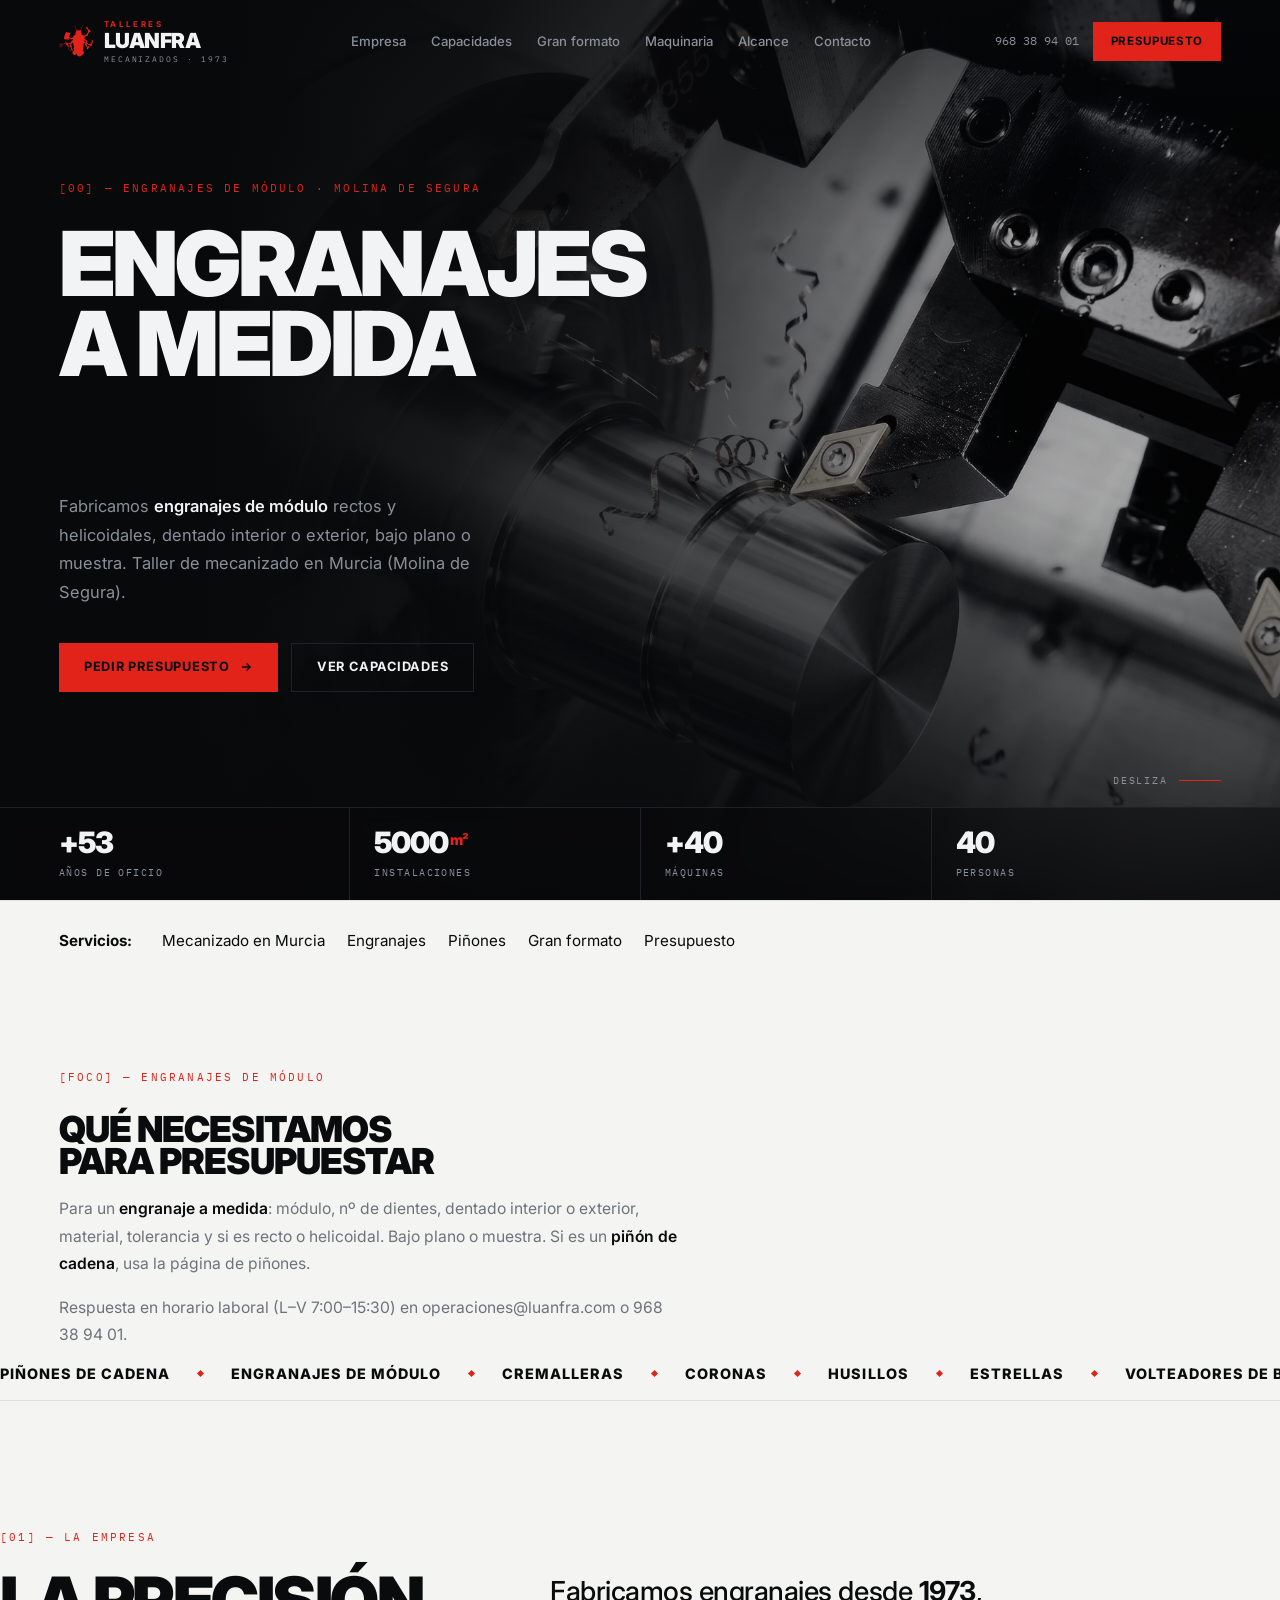
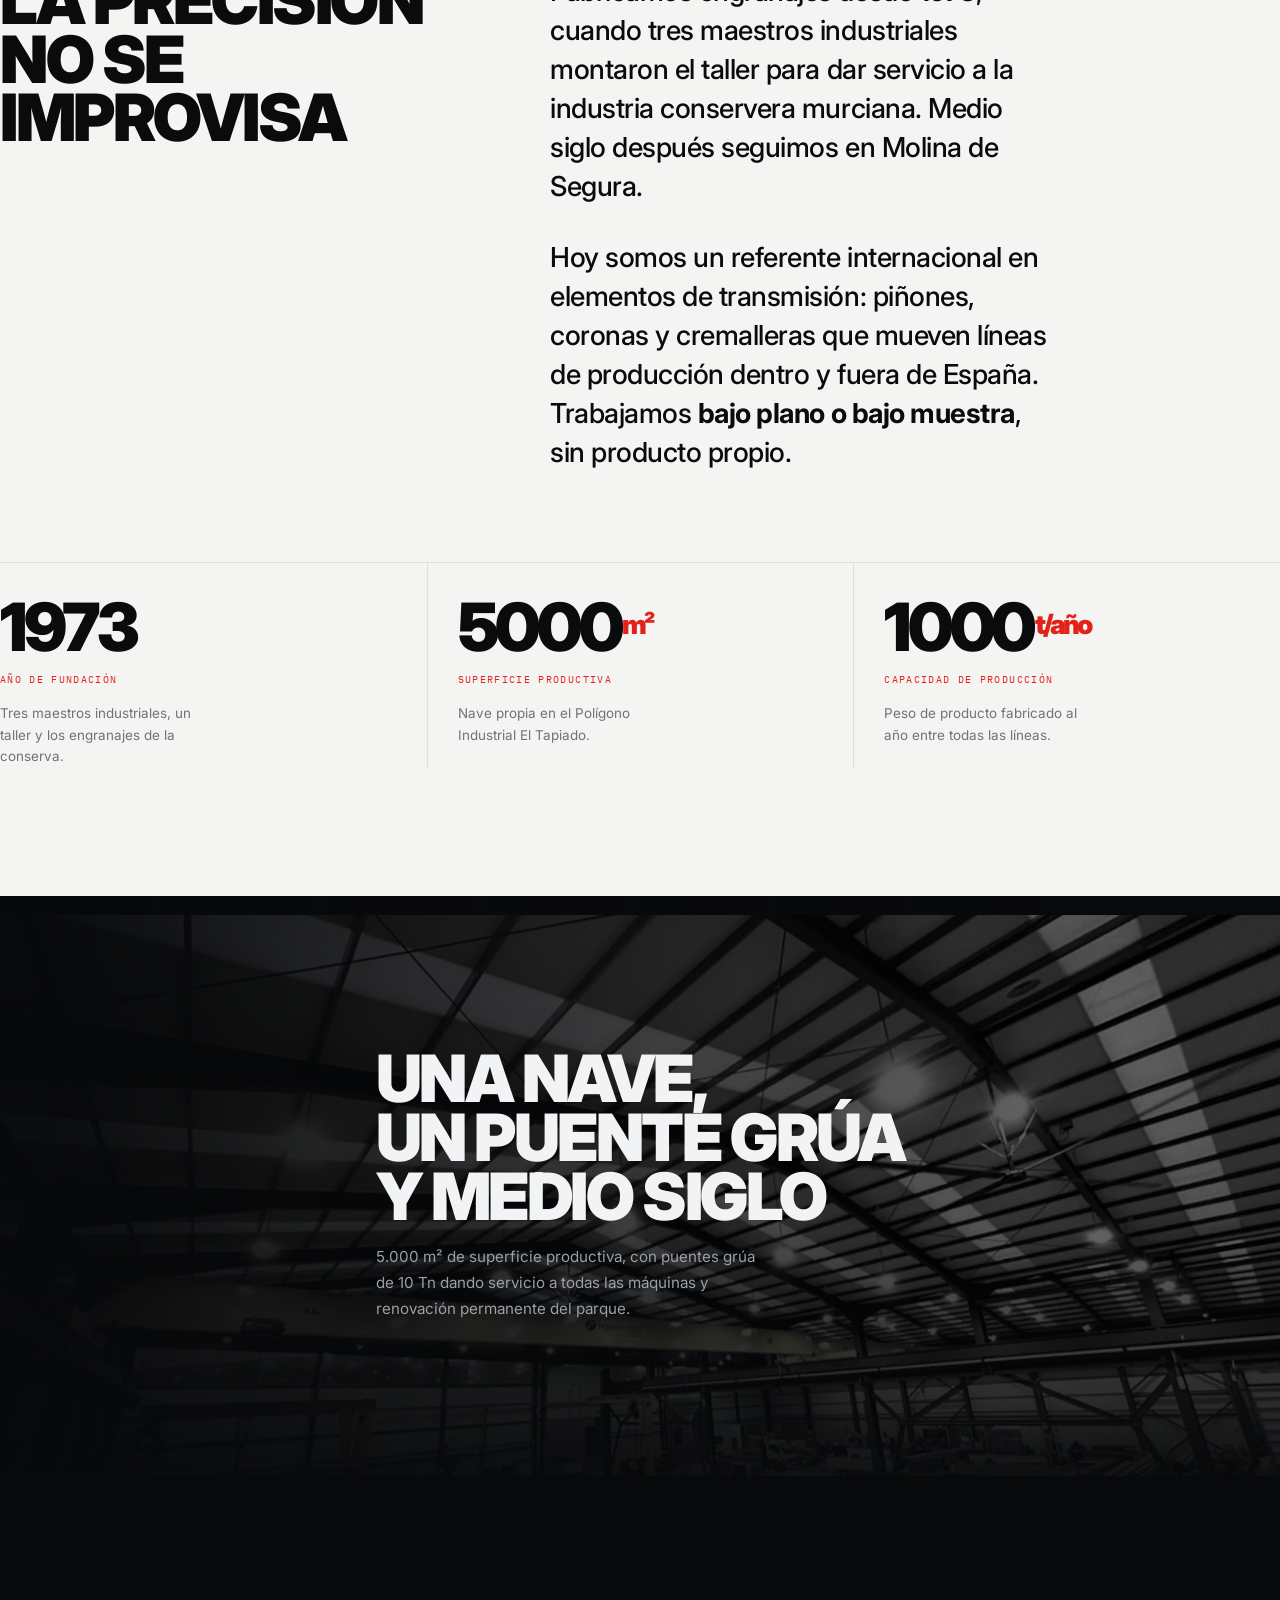
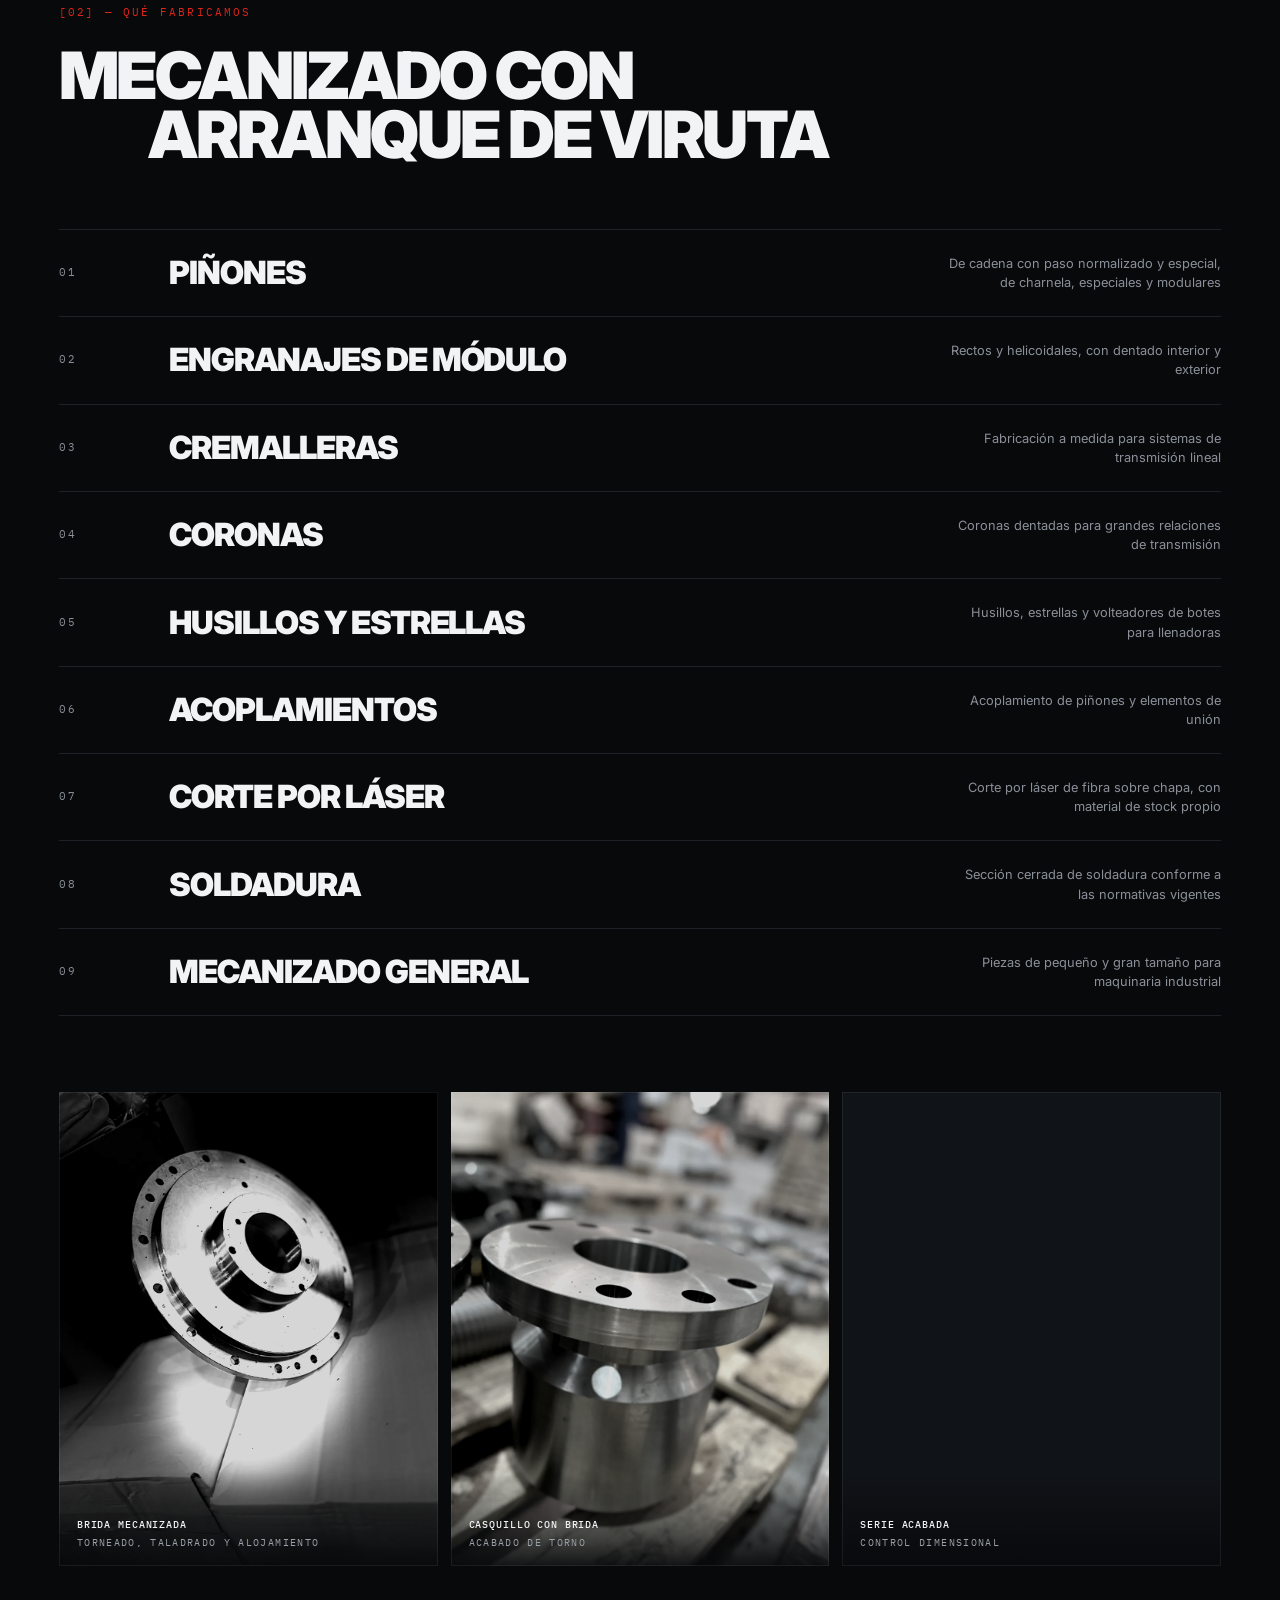
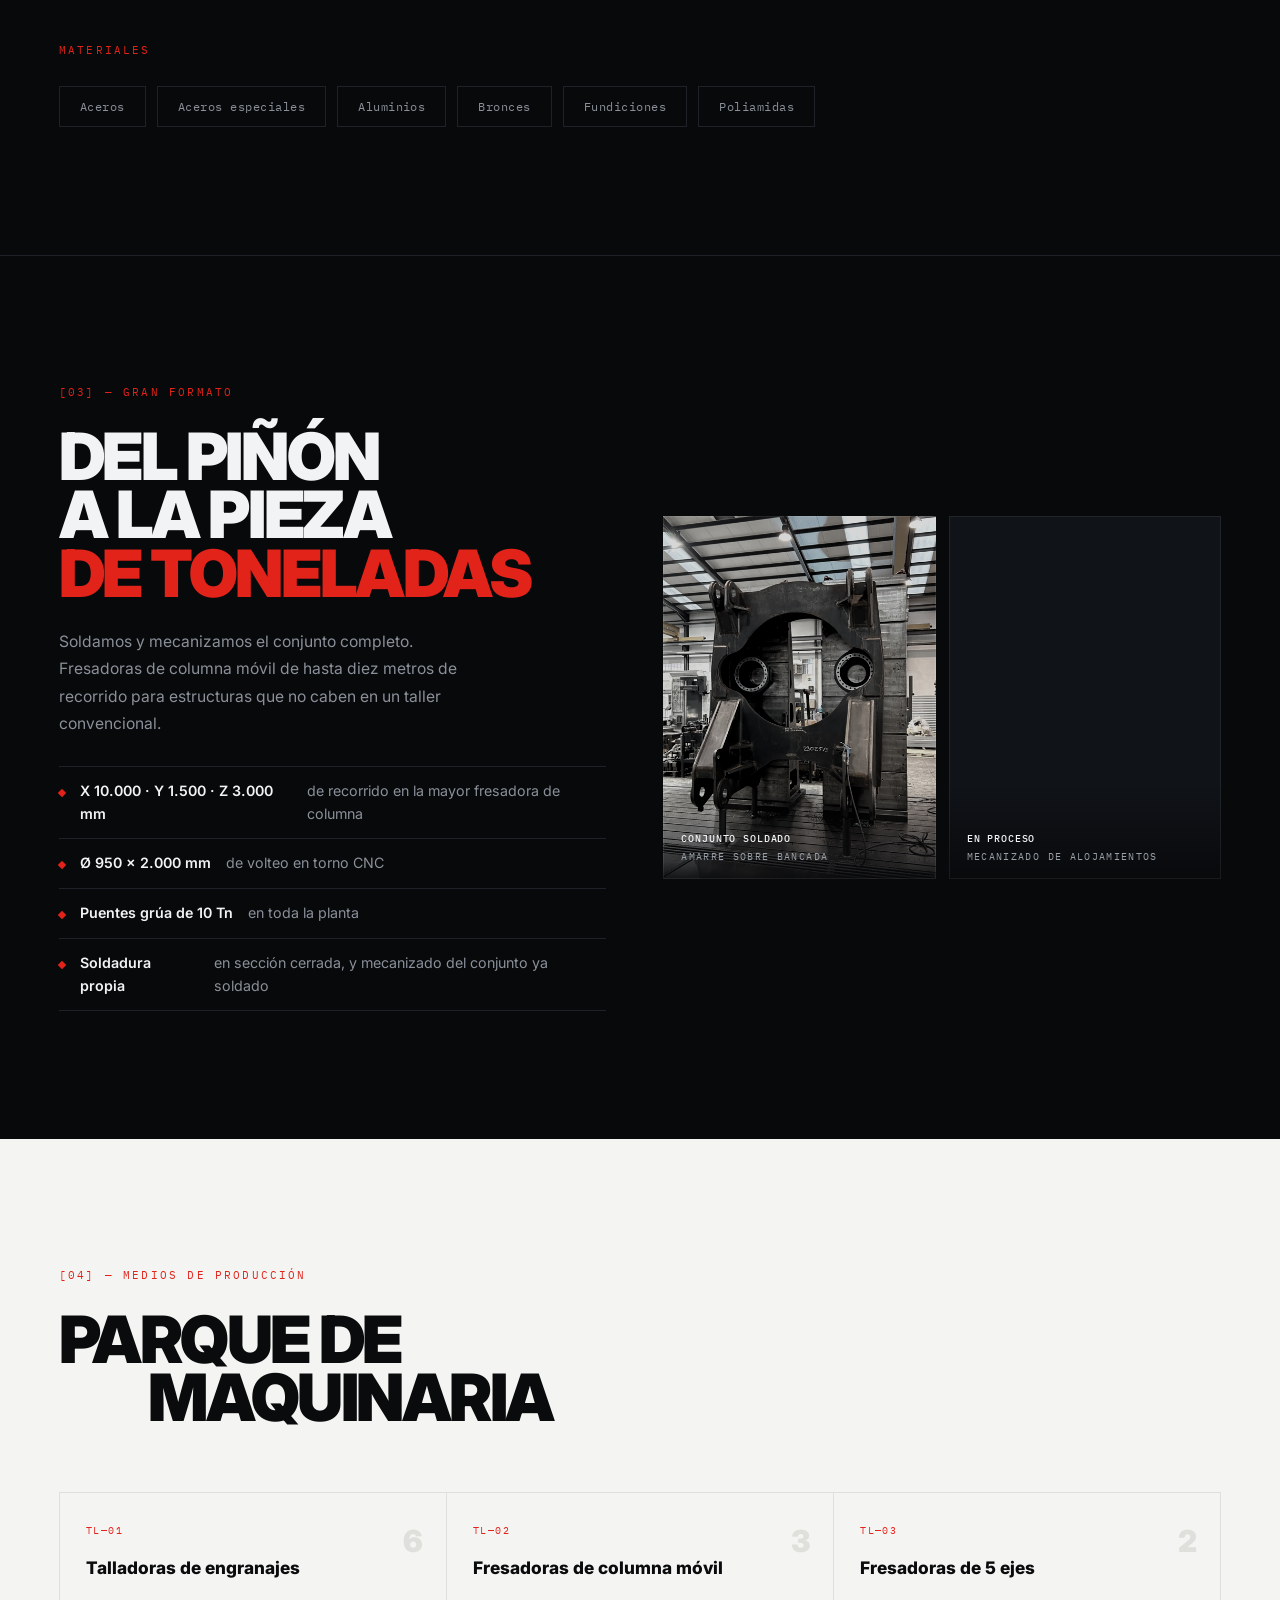
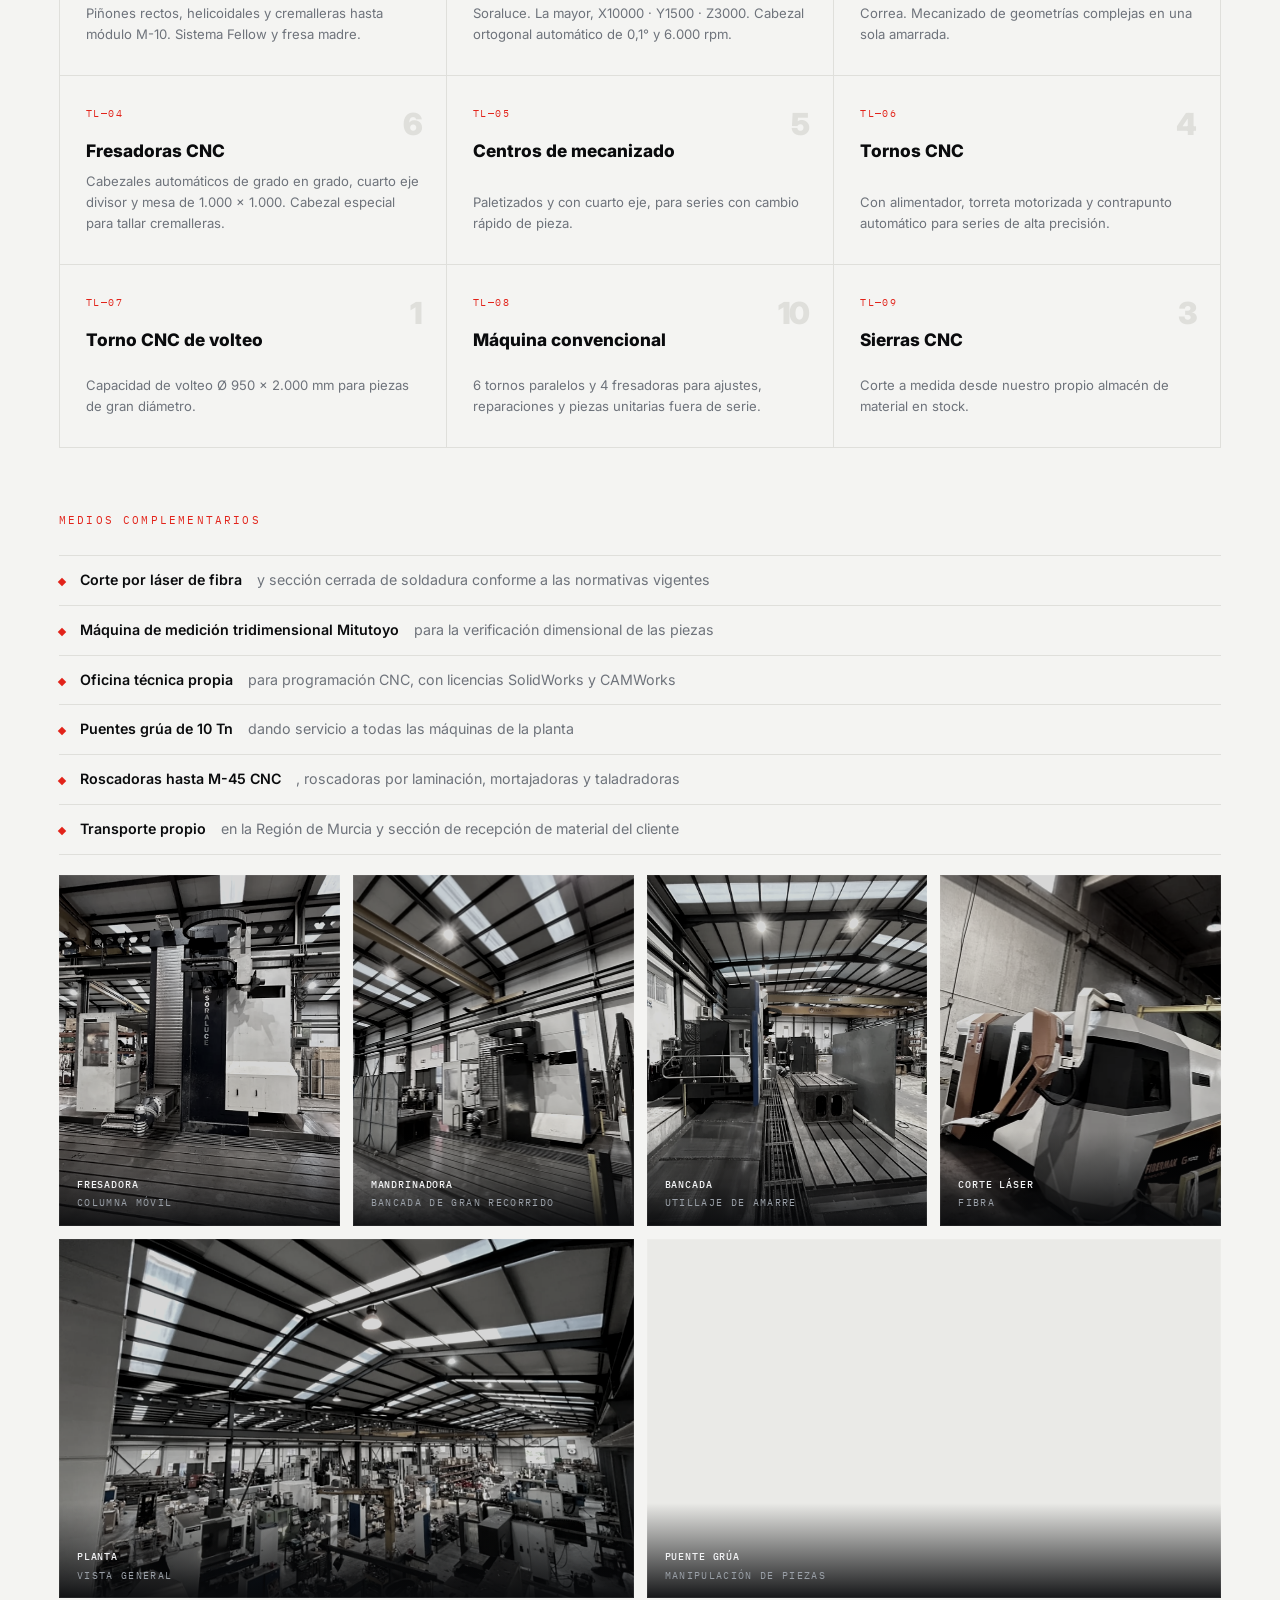
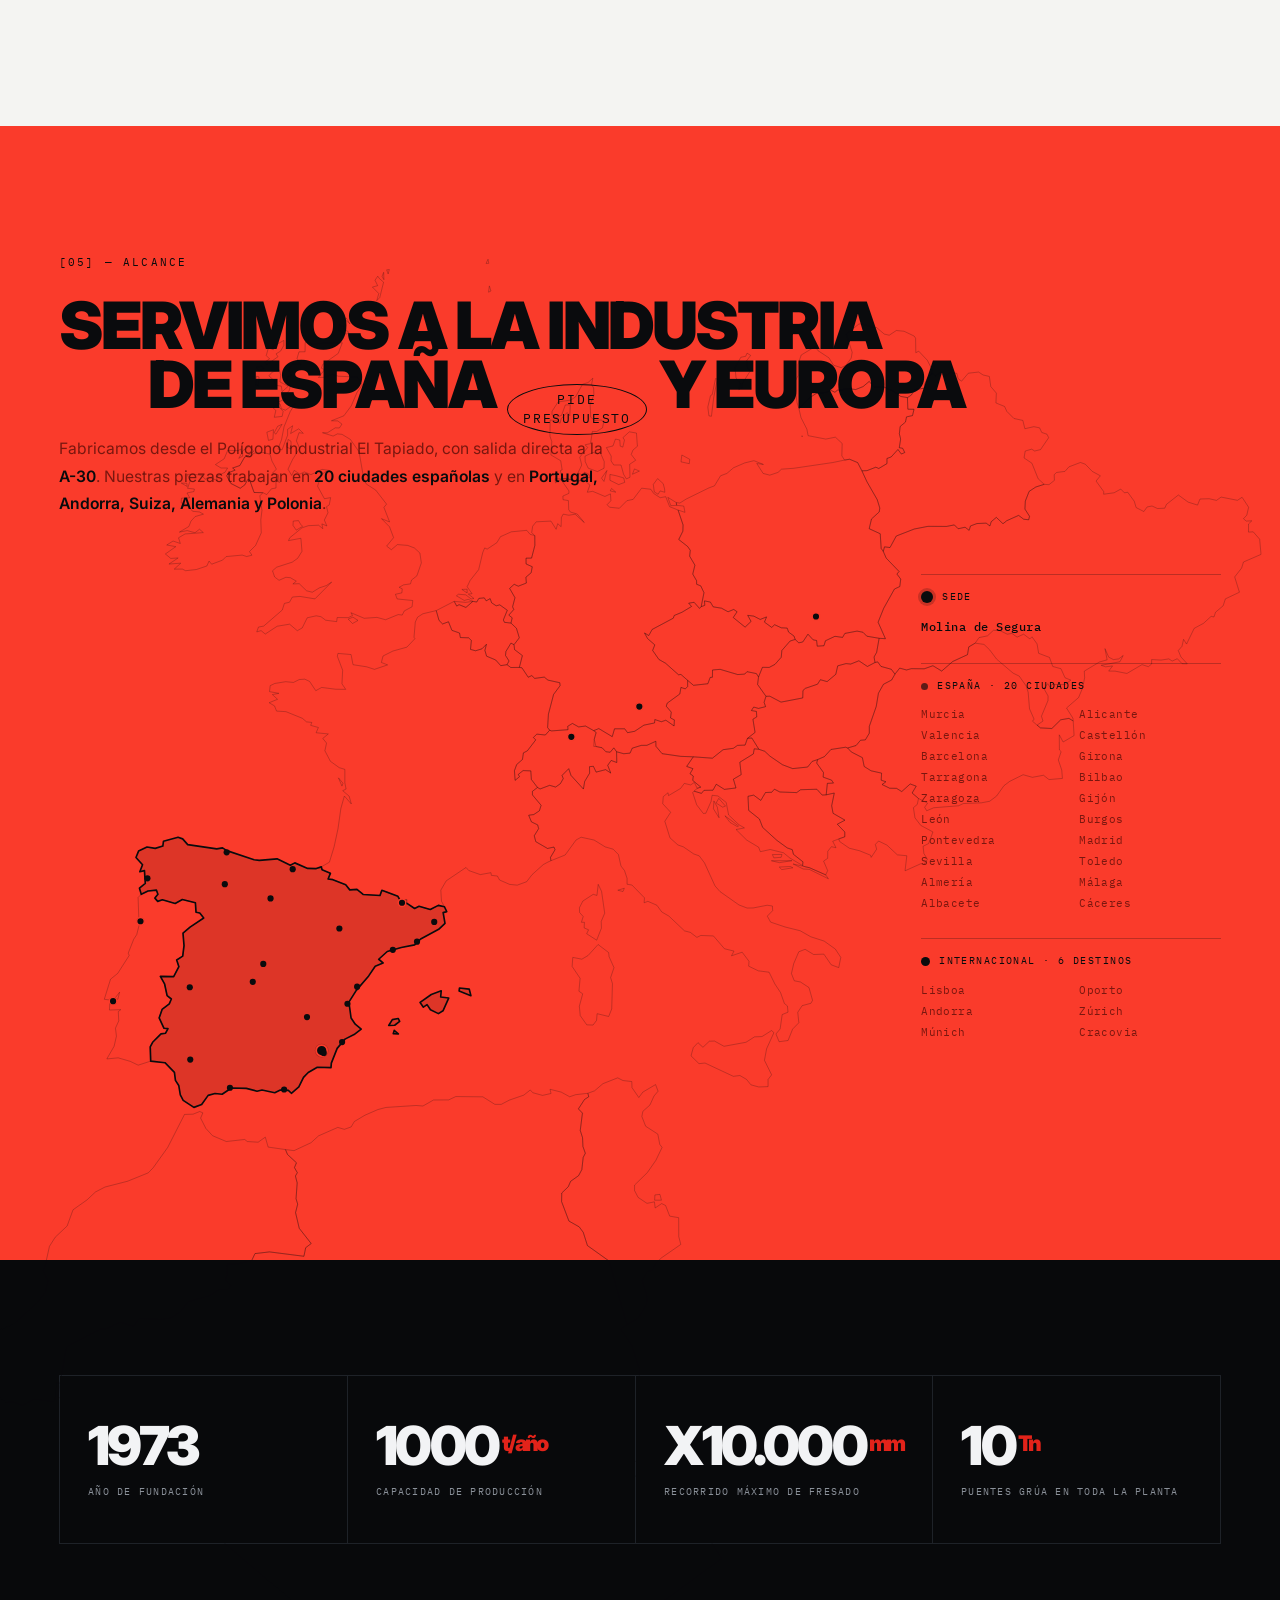
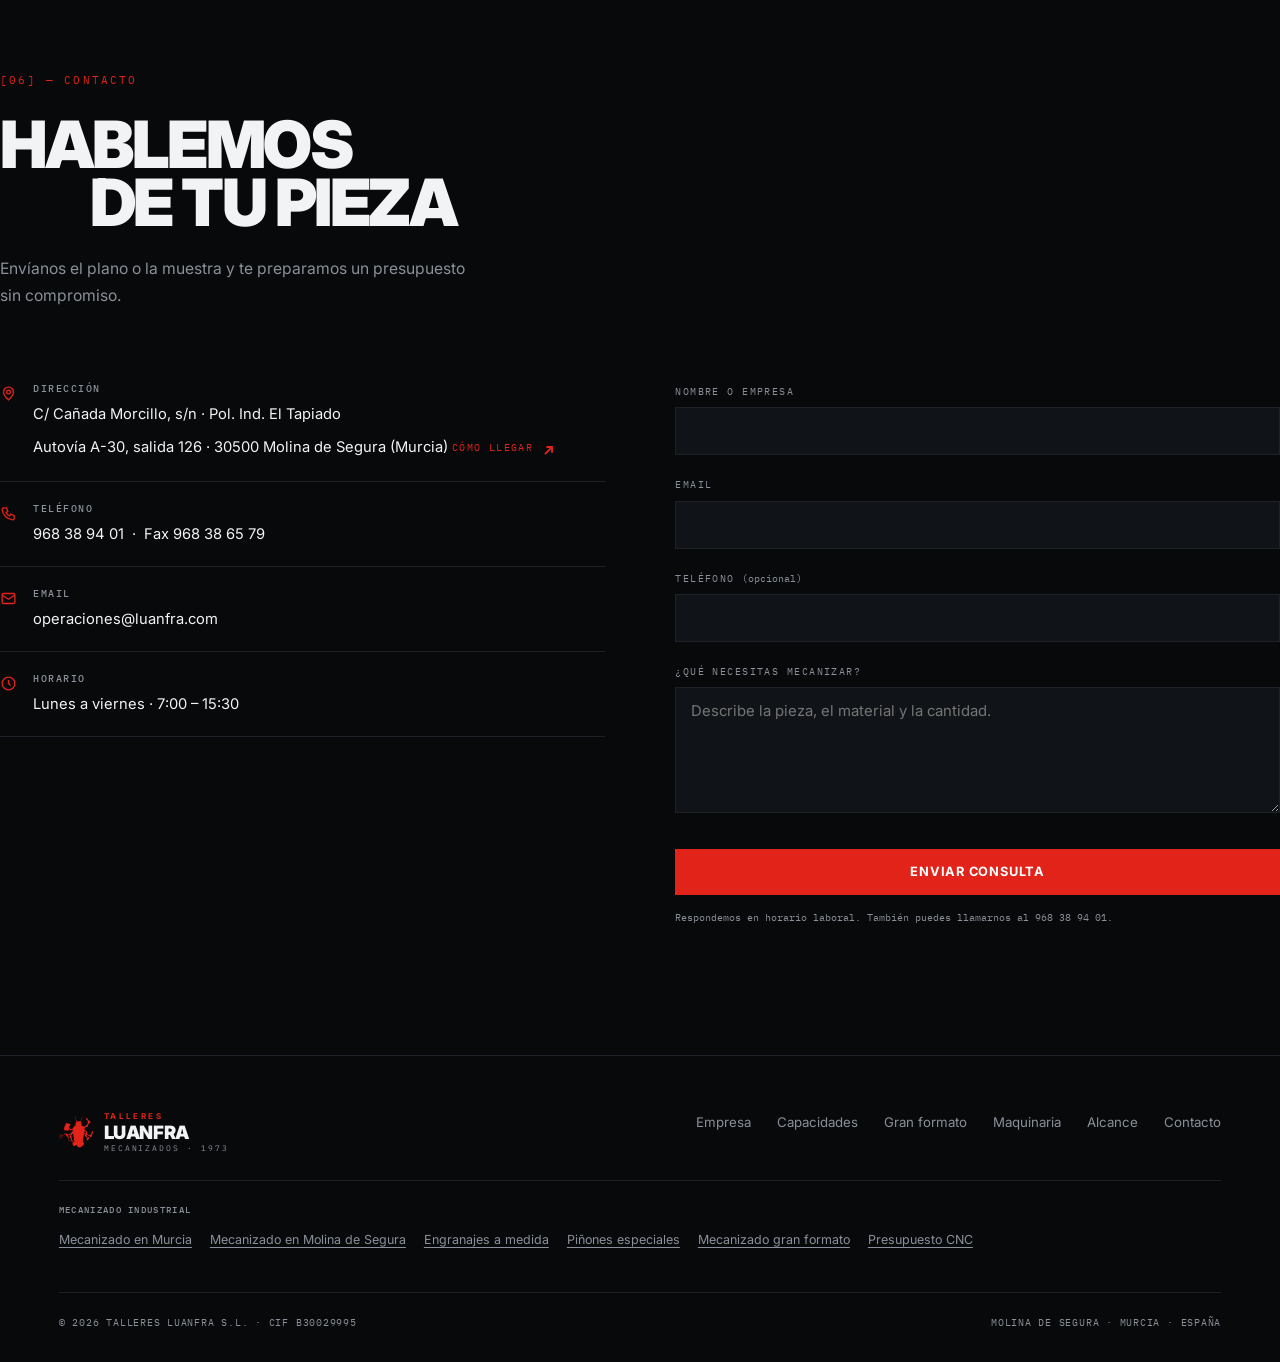
<file: engranajes/index.html>
﻿<!DOCTYPE html>
<html lang="es">
<head>
<meta charset="UTF-8">
<meta name="viewport" content="width=device-width, initial-scale=1.0">
<title>Engranajes a medida en Murcia | Talleres Luanfra</title>
<meta name="description" content="Engranajes de módulo rectos y helicoidales, dentado interior y exterior, bajo plano. Talleres Luanfra, Molina de Segura (Murcia).">
<meta name="theme-color" content="#08090B">
<meta property="og:title" content="Engranajes a medida en Murcia — Talleres Luanfra">
<meta property="og:description" content="Engranajes de módulo rectos y helicoidales, dentado interior y exterior, bajo plano. Talleres Luanfra, Molina de Segura (Murcia).">
<meta property="og:type" content="website">
<link rel="icon" href="/favicon.ico" sizes="any">
<link rel="icon" type="image/png" sizes="96x96" href="/favicon-96.png">
<link rel="apple-touch-icon" sizes="180x180" href="/apple-touch-icon.png">
<link rel="manifest" href="/site.webmanifest">
<link rel="canonical" href="https://www.luanfra.com/engranajes/">
<meta property="og:url" content="https://www.luanfra.com/engranajes/">
<meta property="og:image" content="https://www.luanfra.com/og-image.jpg">
<meta property="og:image:width" content="1200">
<meta property="og:image:height" content="630">
<meta property="og:image:alt" content="Torneado de precisión en Talleres Luanfra">
<meta name="twitter:card" content="summary_large_image">
<meta name="twitter:image" content="https://www.luanfra.com/og-image.jpg">
<meta property="og:locale" content="es_ES">
<meta property="og:site_name" content="Talleres Luanfra S.L.">
<meta name="robots" content="index, follow, max-image-preview:large">
<meta name="geo.region" content="ES-MC">
<meta name="geo.placename" content="Molina de Segura">
<script type="application/ld+json">
{
  "@context": "https://schema.org",
  "@type": ["Organization","LocalBusiness","ProfessionalService"],
  "additionalType": "https://schema.org/ManufacturingBusiness",
  "sameAs": [
    "https://www.linkedin.com/company/talleres-luanfra-sl"
  ],
  "name": "Talleres Luanfra S.L.",
  "alternateName": "Luanfra",
  "url": "https://www.luanfra.com/",
  "logo": "https://www.luanfra.com/img/logo.png",
  "image": "https://www.luanfra.com/og-image.jpg",
  "description": "Mecanizado de precisión y fabricación de elementos de transmisión: piñones, engranajes de módulo, cremalleras, coronas, husillos y estrellas. Piezas de pequeño y gran tamaño bajo plano o muestra.",
  "foundingDate": "1973",
  "numberOfEmployees": {
    "@type": "QuantitativeValue",
    "value": 40
  },
  "address": {
    "@type": "PostalAddress",
    "streetAddress": "Calle Cañada Morcillo, s/n · Polígono Industrial El Tapiado",
    "addressLocality": "Molina de Segura",
    "addressRegion": "Murcia",
    "postalCode": "30500",
    "addressCountry": "ES"
  },
  "geo": {
    "@type": "GeoCoordinates",
    "latitude": 38.0548,
    "longitude": -1.2131
  },
  "telephone": "+34968389401",
  "faxNumber": "+34968386579",
  "email": "operaciones@luanfra.com",
  "openingHoursSpecification": [
    {
      "@type": "OpeningHoursSpecification",
      "dayOfWeek": [
        "Monday",
        "Tuesday",
        "Wednesday",
        "Thursday",
        "Friday"
      ],
      "opens": "07:00",
      "closes": "15:30"
    }
  ],
  "areaServed": [
    {
      "@type": "Country",
      "name": "España"
    },
    {
      "@type": "Country",
      "name": "Portugal"
    },
    {
      "@type": "Country",
      "name": "Andorra"
    },
    {
      "@type": "Country",
      "name": "Suiza"
    },
    {
      "@type": "Country",
      "name": "Alemania"
    },
    {
      "@type": "Country",
      "name": "Polonia"
    }
  ],
  "knowsAbout": [
    "Mecanizado CNC",
    "Fabricación de engranajes",
    "Piñones de cadena",
    "Cremalleras",
    "Coronas dentadas",
    "Torneado",
    "Fresado",
    "Corte por láser",
    "Soldadura"
  ],
  "hasOfferCatalog": {
    "@type": "OfferCatalog",
    "name": "Capacidades de mecanizado",
    "itemListElement": [
      {
        "@type": "Offer",
        "itemOffered": {
          "@type": "Service",
          "name": "Piñones"
        }
      },
      {
        "@type": "Offer",
        "itemOffered": {
          "@type": "Service",
          "name": "Engranajes de módulo"
        }
      },
      {
        "@type": "Offer",
        "itemOffered": {
          "@type": "Service",
          "name": "Cremalleras"
        }
      },
      {
        "@type": "Offer",
        "itemOffered": {
          "@type": "Service",
          "name": "Coronas"
        }
      },
      {
        "@type": "Offer",
        "itemOffered": {
          "@type": "Service",
          "name": "Husillos y estrellas"
        }
      },
      {
        "@type": "Offer",
        "itemOffered": {
          "@type": "Service",
          "name": "Acoplamientos"
        }
      },
      {
        "@type": "Offer",
        "itemOffered": {
          "@type": "Service",
          "name": "Corte por láser"
        }
      },
      {
        "@type": "Offer",
        "itemOffered": {
          "@type": "Service",
          "name": "Soldadura"
        }
      },
      {
        "@type": "Offer",
        "itemOffered": {
          "@type": "Service",
          "name": "Mecanizado general"
        }
      }
    ]
  }
}
</script>
<link rel="preconnect" href="https://fonts.googleapis.com">
<link rel="preconnect" href="https://fonts.gstatic.com" crossorigin>
<link href="https://fonts.googleapis.com/css2?family=Inter:wght@400;500;600;700;800;900&family=IBM+Plex+Mono:wght@400;500&display=swap" rel="stylesheet">
<style>
/* ============================================================
   TALLERES LUANFRA S.L.
   Ritmo cromático: negro → blanco → negro → blanco → ROJO → negro
   ============================================================ */
:root{
  --rojo:#E2231A;
  --rojo-fondo:#FA3B2B;
  --f:'Inter',-apple-system,BlinkMacSystemFont,'Segoe UI',sans-serif;
  --mono:'IBM Plex Mono',ui-monospace,monospace;
  --ancho:1340px;
  --pad:clamp(20px,4.6vw,60px);
}
*{margin:0;padding:0;box-sizing:border-box}
html{scroll-behavior:smooth;-webkit-text-size-adjust:100%;background:#08090B}
[id]{scroll-margin-top:86px}
body{font-family:var(--f);line-height:1.6;overflow-x:hidden;-webkit-font-smoothing:antialiased}
img,svg,canvas{display:block;max-width:100%}
a{color:inherit;text-decoration:none}
ul,ol{list-style:none}
button{font:inherit;cursor:pointer;border:0;background:none;color:inherit}
::selection{background:var(--rojo);color:#fff}

/* ---------- temas de sección ---------- */
.tema{background:var(--bg);color:var(--fg)}
.t-negro {--bg:#08090B;--fg:#F2F3F5;--sec:#8A9099;--rule:#1E2228;--acc:#E2231A;--panel:#101318}
.t-blanco{--bg:#F4F4F2;--fg:#0A0B0D;--sec:#6E737B;--rule:#DFDFDB;--acc:#E2231A;--panel:#EAEAE7}
.t-rojo  {--bg:var(--rojo-fondo);--fg:#0A0B0D;--sec:#7A170F;--rule:rgba(10,11,13,.26);--acc:#0A0B0D;--panel:rgba(10,11,13,.06)}

.wrap{max-width:var(--ancho);margin:0 auto;padding-left:var(--pad);padding-right:var(--pad)}
.sec{padding:clamp(76px,10vw,138px) 0}

/* ---------- tipografía ---------- */
.h-xxl,.h-xl,.h-l{font-weight:900;letter-spacing:-0.038em;line-height:0.90;text-transform:uppercase}
.h-xxl{font-size:clamp(2.7rem,7vw,6.2rem)}
.h-xl{font-size:clamp(2.1rem,5.1vw,4.3rem)}
.h-l{font-size:clamp(1.5rem,2.8vw,2.3rem);letter-spacing:-0.028em}
.sangria{display:block;padding-left:clamp(0px,7vw,5.5em)}
.acc{color:var(--acc)}
.perfil{color:transparent;-webkit-text-stroke:1.4px currentColor;opacity:.55}

.marca-sec{font-family:var(--mono);font-size:.68rem;letter-spacing:.2em;text-transform:uppercase;
  color:var(--acc);margin-bottom:26px;display:block}
.cuerpo{color:var(--sec);font-size:.98rem;line-height:1.75;max-width:40ch}
.cuerpo strong{color:var(--fg);font-weight:600}
.declara{font-size:clamp(1.15rem,2.2vw,1.72rem);line-height:1.42;letter-spacing:-0.018em;
  font-weight:500;color:var(--fg);max-width:30ch}
.declara + .declara{margin-top:1.15em}

/* insignia inline, guiño a la referencia */
.insignia{display:inline-flex;flex-direction:column;align-items:center;justify-content:center;
  border:1px solid currentColor;border-radius:50%;padding:.42em 1.15em;margin:0 .18em;
  font-family:var(--mono);font-size:.2em;letter-spacing:.14em;line-height:1.45;
  text-transform:uppercase;font-weight:400;vertical-align:.32em;white-space:nowrap;
  transition:background .3s,color .3s}
.insignia:hover{background:var(--acc);color:var(--bg);border-color:var(--acc)}

/* ---------- animaciones ---------- */
.rv{opacity:0;transform:translateY(28px);transition:opacity .85s cubic-bezier(.16,1,.3,1),transform .85s cubic-bezier(.16,1,.3,1)}
.rv.on{opacity:1;transform:none}
.rv.d1{transition-delay:.09s}.rv.d2{transition-delay:.18s}.rv.d3{transition-delay:.27s}
@media (prefers-reduced-motion:reduce){
  html{scroll-behavior:auto}
  .rv{opacity:1;transform:none;transition:none}
  .cinta-pista{animation:none!important}
  *{animation-duration:.001s!important;transition-duration:.05s!important}
}

/* ============================================================ NAV */
.nav{position:fixed;inset:0 0 auto 0;z-index:140;padding:20px 0;
  border-bottom:1px solid transparent;
  transition:background .45s,padding .4s,border-color .45s,color .45s;
  color:var(--nav-fg)}
.nav.fija{background:var(--nav-bg);backdrop-filter:blur(14px);padding:11px 0;border-color:var(--nav-rule)}
.nav-negro {--nav-fg:#F2F3F5;--nav-sec:#8A9099;--nav-bg:rgba(8,9,11,.9);--nav-rule:#1E2228;--nav-acc:#E2231A;--nav-inv:#08090B}
.nav-blanco{--nav-fg:#0A0B0D;--nav-sec:#6E737B;--nav-bg:rgba(244,244,242,.93);--nav-rule:#DFDFDB;--nav-acc:#E2231A;--nav-inv:#F4F4F2}
.nav-rojo  {--nav-fg:#0A0B0D;--nav-sec:#7A170F;--nav-bg:rgba(250,59,43,.94);--nav-rule:rgba(10,11,13,.22);--nav-acc:#0A0B0D;--nav-inv:var(--rojo-fondo)}
.nav-in{display:flex;align-items:center;justify-content:space-between;gap:22px}
.marca{display:flex;align-items:center;gap:11px}
/* El logotipo es una silueta usada como máscara CSS: el color lo pone
   el fondo, así cambia solo con el tema de cada sección. */
.marca-logo{display:block;width:34px;height:34px;flex-shrink:0;
  background:var(--nav-acc);transition:background .45s;
  -webkit-mask:url(/img/logo.png) center/contain no-repeat;
          mask:url(/img/logo.png) center/contain no-repeat}
.marca-txt{font-weight:900;font-size:1.3rem;letter-spacing:-0.025em;line-height:1}
.marca-txt .sup{display:block;font-size:.5rem;font-weight:700;font-style:normal;
  letter-spacing:.3em;color:var(--nav-acc);margin-bottom:3px;text-transform:uppercase;
  transition:color .45s}
.marca-txt small{display:block;font-family:var(--mono);font-weight:400;font-size:.5rem;
  letter-spacing:.24em;color:var(--nav-sec);margin-top:3px;transition:color .45s}
.menu{display:flex;gap:25px;align-items:center}
.menu a{font-size:.82rem;font-weight:500;color:var(--nav-sec);position:relative;padding:6px 0;transition:color .25s}
.menu a::after{content:'';position:absolute;left:0;bottom:0;width:0;height:2px;background:var(--nav-acc);
  transition:width .3s cubic-bezier(.16,1,.3,1)}
.menu a:hover{color:var(--nav-fg)}
.menu a:hover::after{width:100%}
.nav-acc{display:flex;align-items:center;gap:14px}
.tel{font-family:var(--mono);font-size:.78rem;color:var(--nav-sec);transition:color .25s}
.tel:hover{color:var(--nav-fg)}
.btn{display:inline-flex;align-items:center;justify-content:center;gap:9px;
  font-weight:700;font-size:.8rem;letter-spacing:.06em;text-transform:uppercase;
  padding:13px 25px;transition:background .28s,color .28s,transform .2s,border-color .28s;white-space:nowrap}
.btn-acc{background:var(--nav-acc,var(--acc));color:var(--nav-inv,var(--bg))}
.btn-acc:hover{transform:translateY(-2px);opacity:.88}
.btn-linea{border:1px solid var(--rule);color:var(--fg)}
.btn-linea:hover{background:var(--fg);color:var(--bg);border-color:var(--fg)}
.btn-sm{padding:10px 18px;font-size:.72rem}
.burger{display:none;padding:8px;margin:-8px}
.burger span{display:block;width:23px;height:2px;background:var(--nav-fg);margin:5px 0;transition:transform .3s,opacity .3s}
.burger.x span:nth-child(1){transform:translateY(7px) rotate(45deg)}
.burger.x span:nth-child(2){opacity:0}
.burger.x span:nth-child(3){transform:translateY(-7px) rotate(-45deg)}

/* ============================================================ HERO */
.hero{position:relative;min-height:100svh;display:flex;align-items:center;overflow:hidden;isolation:isolate}
/* Fotografía real del taller ocupando el panel derecho. Imagen fija:
   sin animación ni librerías 3D. El degradado la funde con el negro. */
.hero-maquina{position:absolute;inset:0;z-index:0}
.hero-maquina picture{display:block;width:100%;height:100%}
.hero-maquina img{width:100%;height:100%;object-fit:cover;object-position:62% 50%}
.hero::after{content:'';position:absolute;inset:0;z-index:1;pointer-events:none;
  background:linear-gradient(94deg,#08090B 18%,rgba(8,9,11,.93) 36%,rgba(8,9,11,.62) 56%,rgba(8,9,11,.3) 80%),
             radial-gradient(130% 95% at 50% 106%,rgba(8,9,11,.9),transparent 55%),
             linear-gradient(rgba(8,9,11,.5) 0%,transparent 26%,transparent 54%,rgba(8,9,11,.8))}
.hero-in{position:relative;z-index:2;width:100%;padding-top:118px;padding-bottom:146px}
.hero h1{margin:24px 0 26px;max-width:17ch}
.hero .cuerpo{max-width:42ch;font-size:1.03rem}
.hero-ctas{display:flex;gap:13px;flex-wrap:wrap;margin-top:36px}
.barra{position:absolute;left:0;right:0;bottom:0;z-index:3;
  border-top:1px solid var(--rule);background:rgba(8,9,11,.5);backdrop-filter:blur(8px)}
.barra-in{display:grid;grid-template-columns:repeat(4,1fr)}
.dato{padding:20px 0 20px 24px;border-left:1px solid var(--rule)}
.dato:first-child{border-left:0;padding-left:0}
.dato b{display:block;font-weight:900;font-size:clamp(1.4rem,2.3vw,2rem);letter-spacing:-0.035em;line-height:1}
.dato b em{font-style:normal;color:var(--acc);font-size:.48em;vertical-align:.55em;margin-left:2px}
.dato span{font-family:var(--mono);font-size:.6rem;letter-spacing:.15em;text-transform:uppercase;
  color:var(--sec);display:block;margin-top:7px}
.pista{position:absolute;right:var(--pad);bottom:112px;z-index:4;display:flex;align-items:center;gap:11px;
  font-family:var(--mono);font-size:.6rem;letter-spacing:.2em;color:var(--sec);transition:opacity .4s}
.pista.off{opacity:0}
.pista i{display:block;width:42px;height:1px;background:currentColor;position:relative;overflow:hidden}
.pista i::after{content:'';position:absolute;inset:0;background:var(--acc);animation:corre 2s ease-in-out infinite}
@keyframes corre{0%{transform:translateX(-100%)}60%,100%{transform:translateX(100%)}}

/* ============================================================ CINTA */
.cinta{overflow:hidden;padding:14px 0;border-bottom:1px solid var(--rule);position:relative;z-index:5}
.cinta-pista{display:flex;width:max-content;animation:desliza 46s linear infinite}
.cinta:hover .cinta-pista{animation-play-state:paused}
.cinta-item{display:flex;align-items:center;gap:28px;padding-right:28px;white-space:nowrap;
  font-weight:800;font-size:.9rem;letter-spacing:.07em;text-transform:uppercase}
.cinta-item::after{content:'';width:5px;height:5px;background:var(--acc);transform:rotate(45deg);flex-shrink:0}
@keyframes desliza{to{transform:translateX(-50%)}}

/* ============================================================ EMPRESA (blanco) */
.declara-fila{display:grid;grid-template-columns:minmax(0,.9fr) minmax(0,1.35fr);gap:clamp(30px,5vw,80px);
  align-items:start}
.stats{display:grid;grid-template-columns:repeat(3,1fr);gap:0;margin-top:clamp(56px,7vw,96px);
  border-top:1px solid var(--rule)}
.stat{padding:34px 30px 0 0;border-left:1px solid var(--rule);padding-left:30px}
.stat:first-child{border-left:0;padding-left:0}
.stat b{display:block;font-weight:900;font-size:clamp(2.4rem,5.2vw,4.2rem);letter-spacing:-0.05em;line-height:.92}
.stat b em{font-style:normal;font-size:.4em;vertical-align:.62em;color:var(--acc);margin-left:2px}
.stat .et{font-family:var(--mono);font-size:.6rem;letter-spacing:.14em;text-transform:uppercase;
  color:var(--acc);display:block;margin-top:14px}
.stat p{font-size:.84rem;color:var(--sec);margin-top:16px;line-height:1.6;max-width:26ch}

/* ============================================================ FOTOGRAFÍA */
.foto{position:relative;overflow:hidden;background:var(--panel);display:block}
.foto picture,.banda picture{display:block;width:100%;height:100%}
.foto img{width:100%;height:100%;object-fit:cover;display:block;
  filter:grayscale(.76) contrast(1.15) brightness(.84);transform:scale(1.015);
  transition:filter .85s cubic-bezier(.16,1,.3,1),transform 1.2s cubic-bezier(.16,1,.3,1)}
.foto:hover img{filter:grayscale(0) contrast(1.03) brightness(.98);transform:scale(1.05)}
.foto figcaption{position:absolute;left:0;right:0;bottom:0;padding:46px 18px 15px;
  background:linear-gradient(transparent,rgba(8,9,11,.94));pointer-events:none;
  font-family:var(--mono);font-size:.6rem;letter-spacing:.14em;text-transform:uppercase;color:#9AA0A8}
.foto figcaption b{color:#F2F3F5;font-weight:500;display:block;margin-bottom:3px;letter-spacing:.09em}
.foto::after{content:'';position:absolute;inset:0;border:1px solid rgba(255,255,255,.07);pointer-events:none}

.banda{position:relative;height:min(74svh,580px);overflow:hidden}
.banda img{width:100%;height:116%;object-fit:cover;filter:grayscale(.84) contrast(1.2) brightness(.48);will-change:transform}
.banda::after{content:'';position:absolute;inset:0;
  background:linear-gradient(92deg,rgba(8,9,11,.95) 5%,rgba(8,9,11,.6) 44%,rgba(8,9,11,.22) 80%),
             linear-gradient(transparent 58%,rgba(8,9,11,.88))}
.banda-txt{position:absolute;inset:0;z-index:2;display:flex;align-items:center;color:#F2F3F5}
.banda-txt .h-xl{max-width:14ch}
.banda-txt p{margin-top:18px;max-width:40ch;color:#9AA0A8;font-size:.95rem;line-height:1.7}

.piezas{display:grid;grid-template-columns:repeat(3,1fr);gap:13px;margin-top:clamp(46px,6vw,76px)}
.piezas .foto{aspect-ratio:4/5}
.galeria{display:grid;grid-template-columns:repeat(4,1fr);gap:13px;margin-top:20px}
.galeria .foto{aspect-ratio:4/5}
.planta{display:grid;grid-template-columns:repeat(2,1fr);gap:13px}
.planta .foto{aspect-ratio:16/10}

/* ============================================================ CAPACIDADES */
.caps{border-top:1px solid var(--rule)}
.cap{display:grid;grid-template-columns:88px 1fr auto;gap:22px;align-items:center;
  padding:24px 0;border-bottom:1px solid var(--rule);position:relative;
  transition:padding-left .4s cubic-bezier(.16,1,.3,1)}
.cap::before{content:'';position:absolute;left:0;top:0;bottom:0;width:0;background:var(--acc);
  transition:width .4s cubic-bezier(.16,1,.3,1)}
.cap:hover{padding-left:24px}
.cap:hover::before{width:4px}
.cap-num{font-family:var(--mono);font-size:.7rem;letter-spacing:.15em;color:var(--sec);transition:color .3s}
.cap:hover .cap-num{color:var(--acc)}
.cap-nom{font-weight:900;font-size:clamp(1.3rem,2.5vw,2rem);letter-spacing:-0.032em;text-transform:uppercase;line-height:1}
.cap-det{font-size:.8rem;color:var(--sec);text-align:right;max-width:34ch;line-height:1.5}
.chips{display:flex;flex-wrap:wrap;gap:11px;margin-top:26px}
.chip{font-family:var(--mono);font-size:.76rem;letter-spacing:.04em;border:1px solid var(--rule);
  padding:10px 20px;color:var(--sec);transition:all .3s}
.chip:hover{border-color:var(--acc);color:var(--fg)}

/* ============================================================ GRAN FORMATO */
.gf-grid{display:grid;grid-template-columns:1fr 1.02fr;gap:clamp(30px,4.5vw,68px);align-items:center}
.gf-fotos{display:grid;grid-template-columns:repeat(2,1fr);gap:13px}
.gf-fotos .foto{aspect-ratio:3/4}
.gf-lista{margin-top:28px;border-top:1px solid var(--rule)}
.gf-lista li{display:flex;gap:15px;align-items:baseline;padding:13px 0;border-bottom:1px solid var(--rule);
  font-size:.89rem;color:var(--sec)}
.gf-lista li::before{content:'';width:6px;height:6px;background:var(--acc);flex-shrink:0;transform:rotate(45deg)}
.gf-lista b{color:var(--fg);font-weight:600}

/* ============================================================ MAQUINARIA */
.maq-grid{display:grid;grid-template-columns:repeat(3,1fr);gap:1px;background:var(--rule);
  border:1px solid var(--rule);margin-bottom:clamp(40px,5vw,64px)}
.ficha{background:var(--bg);padding:30px 26px;min-height:182px;display:flex;flex-direction:column;
  transition:background .35s;position:relative}
.ficha:hover{background:var(--panel)}
.ficha .n{font-family:var(--mono);font-size:.62rem;letter-spacing:.15em;color:var(--acc);margin-bottom:18px}
.ficha h3{font-weight:800;font-size:1.08rem;line-height:1.25;margin-bottom:9px}
.ficha p{font-size:.82rem;color:var(--sec);line-height:1.6;margin-top:auto}
.ficha .cant{position:absolute;top:24px;right:24px;font-weight:900;font-size:1.9rem;
  letter-spacing:-0.045em;color:var(--rule);transition:color .35s}
.ficha:hover .cant{color:var(--acc)}

/* ============================================================ MAPA (rojo) */
.alcance-grid{display:grid;grid-template-columns:minmax(0,1fr) minmax(240px,300px);
  gap:clamp(28px,4vw,64px);align-items:start;margin-top:clamp(28px,3.5vw,44px)}
.mapa-euro{max-height:62vh;display:flex}
.mapa-svg{width:100%;height:auto;max-height:62vh;overflow:visible}
.mapa-svg .pais{fill:none;stroke:#0A0B0D;stroke-width:1;opacity:.34}
.mapa-svg .espana{fill:rgba(10,11,13,.12);stroke:#0A0B0D;stroke-width:2.4;stroke-linejoin:round}
.mapa-svg .punto{fill:#0A0B0D;transition:r .25s ease}
.mapa-svg .punto.int{stroke:var(--bg);stroke-width:2}
.mapa-svg .sede{fill:#0A0B0D;stroke:var(--bg);stroke-width:2.5}
.mapa-svg .halo{fill:#0A0B0D;opacity:.22;transform-origin:center;transform-box:fill-box}
.tema.on .mapa-svg .halo{animation:latido 2.8s ease-out infinite}
@keyframes latido{0%{transform:scale(.5);opacity:.42}70%,100%{transform:scale(3);opacity:0}}
/* al señalar una ciudad del listado, su punto crece en el mapa */
.mapa-svg circle.resalta{r:11;filter:drop-shadow(0 0 6px rgba(10,11,13,.5))}

.destinos{display:grid;gap:26px}
.dest-bloque{border-top:1px solid var(--rule);padding-top:14px}
.dest-tit{display:flex;align-items:center;gap:9px;
  font-family:var(--mono);font-size:.64rem;letter-spacing:.14em;text-transform:uppercase;
  color:var(--fg);margin-bottom:12px}
.dest-tit .pt{width:9px;height:9px;border-radius:50%;background:#0A0B0D;flex-shrink:0}
.dest-tit .pt.nac{width:7px;height:7px;opacity:.65}
.dest-tit .pt.sede{width:12px;height:12px;box-shadow:0 0 0 3px rgba(10,11,13,.2)}
.dest-lista{display:grid;gap:3px}
.dest-lista.col2{grid-template-columns:1fr 1fr;gap:3px 16px}
.dest-lista li{font-family:var(--mono);font-size:.7rem;letter-spacing:.04em;color:var(--sec);
  cursor:default;transition:color .2s,transform .2s;outline:none}
.dest-lista li:hover,.dest-lista li:focus{color:var(--fg);transform:translateX(3px)}
.dest-lista li.es-sede{color:var(--fg);font-weight:500;font-size:.78rem}

@media(max-width:960px){
  .alcance-grid{grid-template-columns:1fr;gap:34px}
  .mapa-euro,.mapa-svg{max-height:none}
  .dest-lista.col2{grid-template-columns:repeat(auto-fill,minmax(108px,1fr))}
}


/* ============================================================ CIFRAS / CONTACTO */
.cifras-grid{display:grid;grid-template-columns:repeat(4,1fr);gap:1px;background:var(--rule);
  border:1px solid var(--rule)}
.cifra{background:var(--bg);padding:clamp(28px,3.6vw,44px) clamp(18px,2.2vw,32px)}
.cifra b{display:block;font-weight:900;font-size:clamp(2rem,4.2vw,3.4rem);letter-spacing:-0.048em;line-height:.95}
.cifra b em{font-style:normal;font-size:.4em;color:var(--acc);vertical-align:.62em;margin-left:3px}
.cifra span{font-family:var(--mono);font-size:.6rem;letter-spacing:.13em;text-transform:uppercase;
  color:var(--sec);display:block;margin-top:13px}
.cont-grid{display:grid;grid-template-columns:1fr 1fr;gap:clamp(38px,5.5vw,84px);margin-top:52px}
.datos li{display:flex;gap:16px;padding:19px 0;border-bottom:1px solid var(--rule);align-items:flex-start}
.datos svg{width:17px;height:17px;color:var(--acc);flex-shrink:0;margin-top:4px}
.datos b{display:block;font-family:var(--mono);font-size:.6rem;letter-spacing:.16em;text-transform:uppercase;
  color:var(--sec);margin-bottom:5px;font-weight:500}
.datos a,.datos span{font-size:.92rem}
.datos a{transition:color .25s}
.datos a:hover{color:var(--acc)}
.datos .ir{display:inline-flex;align-items:center;gap:7px;margin-top:11px;
  font-family:var(--mono);font-size:.62rem;letter-spacing:.14em;text-transform:uppercase;
  color:var(--acc);border-bottom:1px solid transparent;padding-bottom:2px;transition:border-color .25s}
.datos .ir:hover{border-color:var(--acc)}
.form label{display:block;font-family:var(--mono);font-size:.6rem;letter-spacing:.15em;text-transform:uppercase;
  color:var(--sec);margin:22px 0 8px}
.form input,.form textarea{width:100%;background:var(--panel);border:1px solid var(--rule);color:var(--fg);
  padding:14px 15px;font-family:var(--f);font-size:.93rem;transition:border-color .25s}
.form input:focus,.form textarea:focus{outline:none;border-color:var(--acc)}
.form textarea{min-height:126px;resize:vertical}
.form .btn{margin-top:28px;width:100%;background:var(--acc);color:#fff}
.nota{font-family:var(--mono);font-size:.6rem;color:var(--sec);margin-top:15px;line-height:1.7}
.aviso{margin-top:17px;padding:12px 15px;border:1px solid var(--acc);font-size:.84rem;color:var(--fg);display:none}
.aviso.ver{display:block}
.aviso.bien{border-color:#2E9E5B;color:#8FE0AC}
.form button[disabled]{opacity:.6;cursor:progress}

footer{padding:56px 0 32px;border-top:1px solid var(--rule)}
.pie{display:flex;justify-content:space-between;gap:34px;flex-wrap:wrap;align-items:flex-start}
.pie-nav{display:flex;gap:26px;flex-wrap:wrap}
.pie-nav a{font-size:.83rem;color:var(--sec);transition:color .25s}
.pie-nav a:hover{color:var(--fg)}
.legal{margin-top:42px;padding-top:22px;border-top:1px solid var(--rule);display:flex;
  justify-content:space-between;gap:15px;flex-wrap:wrap;
  font-family:var(--mono);font-size:.6rem;letter-spacing:.08em;color:var(--sec)}
.pie-seo{margin-top:28px;padding-top:22px;border-top:1px solid var(--rule)}
.pie-seo b{display:block;font-family:var(--mono);font-size:.58rem;letter-spacing:.14em;text-transform:uppercase;color:var(--sec);margin-bottom:12px;font-weight:500}
.pie-seo-links{display:flex;flex-wrap:wrap;gap:8px 18px}
.pie-seo-links a{font-size:.78rem;color:var(--sec);text-decoration:underline;text-underline-offset:3px;transition:color .25s}
.pie-seo-links a:hover{color:var(--fg)}



/* ============================================================ RESPONSIVE */
@media(max-width:1100px){
  .declara-fila{grid-template-columns:1fr;gap:34px}
  .maq-grid{grid-template-columns:repeat(2,1fr)}
  .maq-grid .ficha:last-child{grid-column:1/-1}
  .galeria{grid-template-columns:repeat(2,1fr)}
  .gf-grid{grid-template-columns:1fr}
  .cifras-grid{grid-template-columns:repeat(2,1fr)}
  .cap{grid-template-columns:64px 1fr;gap:16px}
  .cap-det{display:none}
}
@media(max-width:860px){
  .menu{position:fixed;inset:0 0 auto 0;flex-direction:column;align-items:flex-start;
    background:var(--nav-bg);backdrop-filter:blur(16px);padding:94px var(--pad) 38px;gap:4px;
    transform:translateY(-101%);transition:transform .45s cubic-bezier(.16,1,.3,1);
    border-bottom:1px solid var(--nav-rule)}
  .menu.abierto{transform:none}
  .menu a{font-size:1.5rem;font-weight:800;letter-spacing:-0.025em;color:var(--nav-fg);
    padding:10px 0;text-transform:uppercase}
  .burger{display:block;z-index:2}
  .tel,.nav-acc .btn{display:none}
  .barra-in{grid-template-columns:repeat(2,1fr)}
  .dato{padding:15px 0 15px 16px}
  .dato:nth-child(odd){border-left:0;padding-left:0}
  .dato:nth-child(n+3){border-top:1px solid var(--rule)}
  .hero-in{padding-bottom:184px}
  .hero-maquina img{opacity:.5;object-position:58% 50%}
  .pista{display:none}
  .stats{grid-template-columns:1fr}
  .stat{border-left:0;padding-left:0;border-top:1px solid var(--rule);padding-top:26px;margin-top:8px}
  .stat:first-child{border-top:0;margin-top:0}
  .cont-grid{grid-template-columns:1fr}
  .planta{grid-template-columns:1fr}
  .banda{height:min(60svh,420px)}
  .sangria{padding-left:0}
}
@media(max-width:560px){
  .piezas{grid-template-columns:1fr 1fr}
  .piezas .foto:first-child{grid-column:1/-1;aspect-ratio:4/3}
  .maq-grid,.cifras-grid{grid-template-columns:1fr}

}
</style>
</head>
<body>

<!-- ============ NAV ============ -->
<nav class="nav nav-negro" id="nav">
  <div class="wrap nav-in">
    <a class="marca" href="#top" aria-label="Talleres Luanfra — inicio">
      <i class="marca-logo" aria-hidden="true"></i>
      <span class="marca-txt"><i class="sup">Talleres</i>LUANFRA<small>MECANIZADOS · 1973</small></span>
    </a>
    <div class="menu" id="menu">
      <a href="#empresa">Empresa</a>
      <a href="#capacidades">Capacidades</a>
      <a href="#granformato">Gran formato</a>
      <a href="#maquinaria">Maquinaria</a>
      <a href="#alcance">Alcance</a>
      <a href="#contacto">Contacto</a>
    </div>
    <div class="nav-acc">
      <a class="tel" href="tel:+34968389401">968 38 94 01</a>
      <a class="btn btn-acc btn-sm" href="#contacto">Presupuesto</a>
      <button class="burger" id="burger" aria-label="Menú" aria-expanded="false" aria-controls="menu">
        <span></span><span></span><span></span>
      </button>
    </div>
  </div>
</nav>

<!-- ============ HERO (negro) ============ -->
<header class="hero tema t-negro" id="top" data-tema="negro">
  <div class="hero-maquina" aria-hidden="true">
    <picture><source srcset="/img/hero-torno.webp" type="image/webp">
      <img src="/img/hero-torno.jpg" alt="" width="2000" height="1267" fetchpriority="high" decoding="async"></picture>
  </div>
  <div class="wrap hero-in">
    <span class="marca-sec">[00] — Engranajes de módulo · Molina de Segura</span>
    <h1 class="h-xxl">Engranajes<br>a medida<br><span class="perfil">desde 1973</span></h1>
    <p class="cuerpo">Fabricamos <strong>engranajes de módulo</strong> rectos y helicoidales, dentado interior o exterior, bajo plano o muestra. Taller de mecanizado en Murcia (Molina de Segura).</p>
    <div class="hero-ctas">
      <a class="btn btn-acc" href="#contacto">Pedir presupuesto
        <svg width="14" height="14" viewBox="0 0 24 24" fill="none" stroke="currentColor" stroke-width="2.6" aria-hidden="true"><path d="M5 12h14M13 6l6 6-6 6"/></svg></a>
      <a class="btn btn-linea" href="#capacidades">Ver capacidades</a>
    </div>
  </div>
  <div class="pista" id="pista"><span>DESLIZA</span><i></i></div>
  <div class="barra">
    <div class="wrap barra-in">
      <div class="dato"><b data-desde="1973">+53</b><span>Años de oficio</span></div>
      <div class="dato"><b data-n="5000" data-mil="1">5.000<em>m²</em></b><span>Instalaciones</span></div>
      <div class="dato"><b data-n="40" data-pre="+">+40</b><span>Máquinas</span></div>
      <div class="dato"><b data-n="40">40</b><span>Personas</span></div>
    </div>
  </div>
</header>

<section id="seo-servicios" class="tema t-blanco" data-tema="blanco" style="padding:28px 0;border-top:1px solid rgba(0,0,0,.08)">
  <div class="wrap" style="display:flex;flex-wrap:wrap;gap:14px 22px;align-items:center;font-size:.95rem">
    <strong style="margin-right:8px">Servicios:</strong>
    <a href="/mecanizado-murcia/">Mecanizado en Murcia</a>
    <a href="/engranajes/">Engranajes</a>
    <a href="/pinones/">Piñones</a>
    <a href="/mecanizado-gran-formato/">Gran formato</a>
    <a href="#contacto">Presupuesto</a>
  </div>
</section>

<section id="foco-landing" class="tema t-blanco" data-tema="blanco" style="padding:clamp(48px,7vw,88px) 0 0">
  <div class="wrap">
    <span class="marca-sec">[Foco] — Engranajes de módulo</span>
    <h2 class="h-l" style="max-width:18ch;margin-bottom:18px">Qué necesitamos para presupuestar</h2>
    <p class="cuerpo" style="max-width:62ch;margin-bottom:16px">Para un <strong>engranaje a medida</strong>: módulo, nº de dientes, dentado interior o exterior, material, tolerancia y si es recto o helicoidal. Bajo plano o muestra. Si es un <strong>piñón de cadena</strong>, usa la página de <a href="/pinones/">piñones</a>.</p>
    <p class="cuerpo" style="max-width:62ch">Respuesta en horario laboral (L–V 7:00–15:30) en <a href="mailto:operaciones@luanfra.com">operaciones@luanfra.com</a> o 968 38 94 01.</p>
  </div>
</section>

<!-- ============ EMPRESA (blanco) ============ -->
<section class="tema t-blanco" data-tema="blanco" id="empresa">
  <div class="cinta" aria-hidden="true">
    <div class="cinta-pista" id="cintaPista">
      <span class="cinta-item">Piñones de cadena</span>
      <span class="cinta-item">Engranajes de módulo</span>
      <span class="cinta-item">Cremalleras</span>
      <span class="cinta-item">Coronas</span>
      <span class="cinta-item">Husillos</span>
      <span class="cinta-item">Estrellas</span>
      <span class="cinta-item">Volteadores de botes</span>
      <span class="cinta-item">Piñones de charnela</span>
      <span class="cinta-item">Acoplamientos</span>
      <span class="cinta-item">Mecanizado general</span>
    </div>
  </div>

  <div class="wrap sec">
    <span class="marca-sec rv">[01] — La empresa</span>
    <div class="declara-fila">
      <h2 class="h-xl rv">La precisión<br>no se improvisa</h2>
      <div class="rv d1">
        <p class="declara">Fabricamos engranajes desde <strong>1973</strong>, cuando tres maestros industriales montaron el taller para dar servicio a la industria conservera murciana. Medio siglo después seguimos en Molina de Segura.</p>
        <p class="declara">Hoy somos un referente internacional en elementos de transmisión: piñones, coronas y cremalleras que mueven líneas de producción dentro y fuera de España. Trabajamos <strong>bajo plano o bajo muestra</strong>, sin producto propio.</p>
      </div>
    </div>

    <div class="stats">
      <div class="stat rv"><b data-n="1973">1973</b><span class="et">Año de fundación</span>
        <p>Tres maestros industriales, un taller y los engranajes de la conserva.</p></div>
      <div class="stat rv d1"><b data-n="5000" data-mil="1">5.000<em>m²</em></b><span class="et">Superficie productiva</span>
        <p>Nave propia en el Polígono Industrial El Tapiado.</p></div>
      <div class="stat rv d2"><b data-n="1000" data-mil="1">1.000<em>t/año</em></b><span class="et">Capacidad de producción</span>
        <p>Peso de producto fabricado al año entre todas las líneas.</p></div>
    </div>
  </div>
</section>

<!-- ============ BANDA (foto nave) ============ -->
<div class="banda tema t-negro" data-tema="negro">
  <picture><source srcset="/img/nave-panoramica.webp" type="image/webp"><img src="/img/nave-panoramica.jpg" alt="Interior de la nave de Talleres Luanfra con puente grúa y línea de tornos CNC" id="bandaImg" loading="lazy" decoding="async" width="1700" height="1275"></picture>
  <div class="banda-txt">
    <div class="wrap">
      <h2 class="h-xl rv">Una nave,<br>un puente grúa<br>y medio siglo</h2>
      <p class="rv d1">5.000 m² de superficie productiva, con puentes grúa de 10 Tn dando servicio a todas las máquinas y renovación permanente del parque.</p>
    </div>
  </div>
</div>

<!-- ============ CAPACIDADES (negro) ============ -->
<section class="tema t-negro sec" data-tema="negro" id="capacidades">
  <div class="wrap">
    <span class="marca-sec rv">[02] — Qué fabricamos</span>
    <h2 class="h-xl rv" style="margin-bottom:clamp(40px,5vw,72px)">Mecanizado con<br><span class="sangria">arranque de viruta</span></h2>
    <div class="caps">
      <div class="cap rv"><span class="cap-num">01</span><span class="cap-nom">Piñones</span><span class="cap-det">De cadena con paso normalizado y especial, de charnela, especiales y modulares</span></div>
      <div class="cap rv"><span class="cap-num">02</span><span class="cap-nom">Engranajes de módulo</span><span class="cap-det">Rectos y helicoidales, con dentado interior y exterior</span></div>
      <div class="cap rv"><span class="cap-num">03</span><span class="cap-nom">Cremalleras</span><span class="cap-det">Fabricación a medida para sistemas de transmisión lineal</span></div>
      <div class="cap rv"><span class="cap-num">04</span><span class="cap-nom">Coronas</span><span class="cap-det">Coronas dentadas para grandes relaciones de transmisión</span></div>
      <div class="cap rv"><span class="cap-num">05</span><span class="cap-nom">Husillos y estrellas</span><span class="cap-det">Husillos, estrellas y volteadores de botes para llenadoras</span></div>
      <div class="cap rv"><span class="cap-num">06</span><span class="cap-nom">Acoplamientos</span><span class="cap-det">Acoplamiento de piñones y elementos de unión</span></div>
      <div class="cap rv"><span class="cap-num">07</span><span class="cap-nom">Corte por láser</span><span class="cap-det">Corte por láser de fibra sobre chapa, con material de stock propio</span></div>
      <div class="cap rv"><span class="cap-num">08</span><span class="cap-nom">Soldadura</span><span class="cap-det">Sección cerrada de soldadura conforme a las normativas vigentes</span></div>
      <div class="cap rv"><span class="cap-num">09</span><span class="cap-nom">Mecanizado general</span><span class="cap-det">Piezas de pequeño y gran tamaño para maquinaria industrial</span></div>
    </div>

    <div class="piezas">
      <figure class="foto rv"><picture><source srcset="/img/pieza-bn.webp" type="image/webp"><img src="/img/pieza-bn.jpg" alt="Brida mecanizada de acero con taladros pasantes y alojamiento torneado" loading="lazy" decoding="async" width="1000" height="1333"></picture>
        <figcaption><b>Brida mecanizada</b>Torneado, taladrado y alojamiento</figcaption></figure>
      <figure class="foto rv d1"><picture><source srcset="/img/pieza-macro.webp" type="image/webp"><img src="/img/pieza-macro.jpg" alt="Detalle macro de pieza cilíndrica con brida y acabado de torneado" loading="lazy" decoding="async" width="900" height="1200"></picture>
        <figcaption><b>Casquillo con brida</b>Acabado de torno</figcaption></figure>
      <figure class="foto rv d2"><picture><source srcset="/img/pieza-brida.webp" type="image/webp"><img src="/img/pieza-brida.jpg" alt="Brida de acero acabada con círculo de taladros y chavetero" loading="lazy" decoding="async" width="850" height="1133"></picture>
        <figcaption><b>Serie acabada</b>Control dimensional</figcaption></figure>
    </div>

    <span class="marca-sec rv" style="margin-top:clamp(50px,6vw,80px)">Materiales</span>
    <div class="chips rv">
      <span class="chip">Aceros</span><span class="chip">Aceros especiales</span><span class="chip">Aluminios</span>
      <span class="chip">Bronces</span><span class="chip">Fundiciones</span><span class="chip">Poliamidas</span>
    </div>
  </div>
</section>

<!-- ============ GRAN FORMATO (negro) ============ -->
<section class="tema t-negro sec" data-tema="negro" id="granformato" style="border-top:1px solid #1E2228">
  <div class="wrap gf-grid">
    <div>
      <span class="marca-sec rv">[03] — Gran formato</span>
      <h2 class="h-xl rv">Del piñón<br>a la pieza<br><span class="acc">de toneladas</span></h2>
      <p class="cuerpo rv d1" style="margin-top:24px">Soldamos y mecanizamos el conjunto completo. Fresadoras de columna móvil de hasta diez metros de recorrido para estructuras que no caben en un taller convencional.</p>
      <ul class="gf-lista rv d2">
        <li><b>X 10.000 · Y 1.500 · Z 3.000 mm</b> de recorrido en la mayor fresadora de columna</li>
        <li><b>Ø 950 × 2.000 mm</b> de volteo en torno CNC</li>
        <li><b>Puentes grúa de 10 Tn</b> en toda la planta</li>
        <li><b>Soldadura propia</b> en sección cerrada, y mecanizado del conjunto ya soldado</li>
      </ul>
    </div>
    <div class="gf-fotos">
      <figure class="foto rv d1"><picture><source srcset="/img/granformato-1.webp" type="image/webp"><img src="/img/granformato-1.jpg" alt="Estructura soldada de gran tamaño amarrada sobre la bancada de la mandrinadora" loading="lazy" decoding="async" width="1050" height="1400"></picture>
        <figcaption><b>Conjunto soldado</b>Amarre sobre bancada</figcaption></figure>
      <figure class="foto rv d2"><picture><source srcset="/img/granformato-2.webp" type="image/webp"><img src="/img/granformato-2.jpg" alt="Vista lateral de la estructura de gran formato durante el mecanizado" loading="lazy" decoding="async" width="900" height="1200"></picture>
        <figcaption><b>En proceso</b>Mecanizado de alojamientos</figcaption></figure>
    </div>
  </div>
</section>

<!-- ============ MAQUINARIA (blanco) ============ -->
<section class="tema t-blanco sec" data-tema="blanco" id="maquinaria">
  <div class="wrap">
    <span class="marca-sec rv">[04] — Medios de producción</span>
    <h2 class="h-xl rv" style="margin-bottom:clamp(40px,5vw,68px)">Parque de<br><span class="sangria">maquinaria</span></h2>
    <div class="maq-grid">
      <article class="ficha rv"><span class="cant">6</span><span class="n">TL—01</span>
        <h3>Talladoras de engranajes</h3><p>Piñones rectos, helicoidales y cremalleras hasta módulo M-10. Sistema Fellow y fresa madre.</p></article>
      <article class="ficha rv d1"><span class="cant">3</span><span class="n">TL—02</span>
        <h3>Fresadoras de columna móvil</h3><p>Soraluce. La mayor, X10000 · Y1500 · Z3000. Cabezal ortogonal automático de 0,1° y 6.000 rpm.</p></article>
      <article class="ficha rv d2"><span class="cant">2</span><span class="n">TL—03</span>
        <h3>Fresadoras de 5 ejes</h3><p>Correa. Mecanizado de geometrías complejas en una sola amarrada.</p></article>
      <article class="ficha rv"><span class="cant">6</span><span class="n">TL—04</span>
        <h3>Fresadoras CNC</h3><p>Cabezales automáticos de grado en grado, cuarto eje divisor y mesa de 1.000 × 1.000. Cabezal especial para tallar cremalleras.</p></article>
      <article class="ficha rv d1"><span class="cant">5</span><span class="n">TL—05</span>
        <h3>Centros de mecanizado</h3><p>Paletizados y con cuarto eje, para series con cambio rápido de pieza.</p></article>
      <article class="ficha rv d2"><span class="cant">4</span><span class="n">TL—06</span>
        <h3>Tornos CNC</h3><p>Con alimentador, torreta motorizada y contrapunto automático para series de alta precisión.</p></article>
      <article class="ficha rv"><span class="cant">1</span><span class="n">TL—07</span>
        <h3>Torno CNC de volteo</h3><p>Capacidad de volteo Ø 950 × 2.000 mm para piezas de gran diámetro.</p></article>
      <article class="ficha rv d1"><span class="cant">10</span><span class="n">TL—08</span>
        <h3>Máquina convencional</h3><p>6 tornos paralelos y 4 fresadoras para ajustes, reparaciones y piezas unitarias fuera de serie.</p></article>
      <article class="ficha rv d2"><span class="cant">3</span><span class="n">TL—09</span>
        <h3>Sierras CNC</h3><p>Corte a medida desde nuestro propio almacén de material en stock.</p></article>
    </div>

    <span class="marca-sec rv" style="margin-top:clamp(44px,5vw,68px)">Medios complementarios</span>
    <ul class="gf-lista rv" style="margin-top:20px;max-width:none">
      <li><b>Corte por láser de fibra</b> y sección cerrada de soldadura conforme a las normativas vigentes</li>
      <li><b>Máquina de medición tridimensional Mitutoyo</b> para la verificación dimensional de las piezas</li>
      <li><b>Oficina técnica propia</b> para programación CNC, con licencias SolidWorks y CAMWorks</li>
      <li><b>Puentes grúa de 10 Tn</b> dando servicio a todas las máquinas de la planta</li>
      <li><b>Roscadoras hasta M-45 CNC</b>, roscadoras por laminación, mortajadoras y taladradoras</li>
      <li><b>Transporte propio</b> en la Región de Murcia y sección de recepción de material del cliente</li>
    </ul>

    <div class="galeria">
      <figure class="foto rv"><picture><source srcset="/img/maq-soraluce.webp" type="image/webp"><img src="/img/maq-soraluce.jpg" alt="Fresadora de columna móvil con cabezal automático" loading="lazy" decoding="async" width="820" height="1093"></picture>
        <figcaption><b>Fresadora</b>Columna móvil</figcaption></figure>
      <figure class="foto rv d1"><picture><source srcset="/img/maq-mandrinadora.webp" type="image/webp"><img src="/img/maq-mandrinadora.jpg" alt="Mandrinadora de gran formato con bancada de ranuras en T" loading="lazy" decoding="async" width="950" height="713"></picture>
        <figcaption><b>Mandrinadora</b>Bancada de gran recorrido</figcaption></figure>
      <figure class="foto rv d2"><picture><source srcset="/img/maq-bancada.webp" type="image/webp"><img src="/img/maq-bancada.jpg" alt="Bancada de mecanizado con utillaje de amarre" loading="lazy" decoding="async" width="820" height="1093"></picture>
        <figcaption><b>Bancada</b>Utillaje de amarre</figcaption></figure>
      <figure class="foto rv d3"><picture><source srcset="/img/maq-laser.webp" type="image/webp"><img src="/img/maq-laser.jpg" alt="Máquina de corte por láser de fibra en la planta" loading="lazy" decoding="async" width="950" height="713"></picture>
        <figcaption><b>Corte láser</b>Fibra</figcaption></figure>
    </div>

    <div class="planta" style="margin-top:13px">
      <figure class="foto rv"><picture><source srcset="/img/nave-planta.webp" type="image/webp"><img src="/img/nave-planta.jpg" alt="Vista general de la planta con las líneas de tornos y fresadoras" loading="lazy" decoding="async" width="1400" height="1050"></picture>
        <figcaption><b>Planta</b>Vista general</figcaption></figure>
      <figure class="foto rv d1"><picture><source srcset="/img/nave-puente.webp" type="image/webp"><img src="/img/nave-puente.jpg" alt="Puente grúa sobre la zona de mecanizado" loading="lazy" decoding="async" width="950" height="713"></picture>
        <figcaption><b>Puente grúa</b>Manipulación de piezas</figcaption></figure>
    </div>
  </div>
</section>

<!-- ============ ALCANCE (rojo) ============ -->
<section class="tema t-rojo sec" data-tema="rojo" id="alcance">
  <div class="wrap">
    <span class="marca-sec rv" style="color:#0A0B0D">[05] — Alcance</span>
    <div class="mapa-cab">
      <h2 class="h-xl rv">Servimos a la industria<br><span class="sangria">de España <a class="insignia" href="#contacto"><span>Pide</span><span>presupuesto</span></a> y Europa</span></h2>
    </div>
    <p class="cuerpo rv d1" style="max-width:56ch;margin-bottom:clamp(36px,4.5vw,56px)">Fabricamos desde el Polígono Industrial El Tapiado, con salida directa a la <strong>A-30</strong>. Nuestras piezas trabajan en <strong>20 ciudades españolas</strong> y en <strong>Portugal, Andorra, Suiza, Alemania y Polonia</strong>.</p>
    <div class="alcance-grid">
      <div class="mapa-euro rv">
        <svg class="mapa-svg" viewBox="174.3 58 1181.4 814" role="img"
             aria-label="Mapa de Europa con las 20 ciudades españolas y los 6 destinos internacionales a los que servimos, con origen en Molina de Segura">
          <path class="pais" d="M563.3,74.9L553.3,78.2L542.9,84.6L534.6,82.5L523.8,72.1L514.6,72.5L519.6,68.5L510.9,63.4L504.4,62.8L494.4,67.2L488.0,62.4L484.9,53.3L490.9,48.1L513.7,40.7L521.6,35.1L527.9,24.9L526.3,5.9L508.2,9.3L510.0,5.2L527.8,-9.3L537.2,-12.5L552.0,-13.2L558.3,-8.1L556.9,-15.1L564.2,-12.1L560.5,-20.7L565.8,-31.3L563.7,-40.2L567.6,-42.6L569.7,-53.4L560.6,-51.8L550.6,-70.1L555.3,-85.1L561.7,-91.2L568.6,-92.9L557.2,-94.6L541.0,-87.0L531.3,-90.9L524.7,-87.7L516.5,-93.2L512.9,-85.7L507.5,-94.9L514.1,-108.9L524.5,-125.5L519.7,-136.2L523.5,-148.1L529.8,-147.2L523.2,-153.8L511.3,-146.9L514.3,-158.3L506.9,-153.0L506.9,-144.4L498.8,-123.1L492.8,-124.2L498.0,-137.8L501.7,-156.7L510.8,-179.1L518.0,-190.6L503.6,-180.9L497.9,-183.2L495.9,-190.0L491.6,-192.1L503.7,-197.4L500.4,-200.4L509.1,-209.5L510.9,-216.0L505.5,-224.2L507.3,-230.1L512.4,-231.9L508.8,-238.7L513.9,-248.9L526.1,-247.3L520.7,-256.4L523.5,-266.1L532.4,-266.2L532.5,-279.5L536.8,-282.5L541.9,-277.8L586.7,-279.3L580.8,-263.8L558.0,-247.6L556.2,-242.2L560.8,-240.0L551.9,-228.6L559.3,-228.9L572.5,-233.1L581.0,-230.5L608.5,-229.3L615.8,-218.0L608.1,-206.7L599.7,-187.2L589.0,-172.8L570.8,-165.5L580.1,-165.3L586.2,-160.6L582.4,-155.0L576.4,-155.2L564.8,-147.9L557.8,-148.1L573.3,-143.2L579.6,-146.4L586.3,-145.7L598.5,-138.3L611.1,-120.3L618.3,-79.3L621.9,-73.1L635.4,-64.4L651.3,-43.9L647.4,-39.2L655.7,-17.9L643.8,-22.8L655.6,-10.8L661.5,5.0L651.4,17.3L658.2,22.6L667.1,15.1L682.1,16.3L691.8,20.0L699.9,27.4L702.0,41.8L695.5,60.7L687.7,66.8L686.2,72.4L676.2,73.8L669.6,77.4L674.1,79.6L673.6,85.5L664.2,87.6L666.7,94.4L689.5,96.7L688.5,105.8L677.1,111.9L674.1,117.9L668.2,117.2L649.8,124.7L637.2,121.3L618.6,122.6L599.3,114.5L601.6,118.5L595.5,121.7L579.2,121.5L578.5,127.5L562.4,125.4L555.6,120.3L548.6,119.0L535.5,121.9L528.2,136.7L521.0,140.7L509.8,131.2L491.7,134.2L474.3,145.6L468.2,140.6L461.9,142.5L464.4,135.4L472.0,134.0L499.1,110.6L502.2,100.9L509.6,99.2L513.9,91.6L524.9,90.7L546.8,94.3L571.2,69.7ZM525.8,-14.7L528.8,-11.5L519.5,-6.0L514.8,-12.9L515.1,-19.2L522.8,-19.9ZM602.9,-308.6L602.9,-308.6L602.9,-308.6ZM647.4,-371.3L644.7,-376.2L647.0,-382.1ZM640.8,-373.0L646.9,-367.7L641.4,-345.4L637.0,-340.8L639.9,-351.1L630.6,-360.6L638.3,-362.6L634.4,-370.6L638.4,-376.4ZM655.3,-386.2L653.6,-379.7L651.4,-385.7ZM584.5,-287.8L584.5,-287.8L584.5,-287.8ZM590.6,-284.5L590.6,-284.5L590.6,-284.5ZM588.6,-299.5L596.0,-295.0L593.0,-291.9L581.1,-297.3L582.5,-305.4L589.1,-303.1ZM598.0,-306.7L591.1,-312.9L592.4,-315.6ZM477.5,-187.3L477.5,-187.3L477.5,-187.3ZM512.0,-124.4L505.9,-126.9L507.6,-138.3L511.9,-135.6ZM499.0,-171.9L487.4,-170.6L489.8,-180.6L485.6,-184.4L491.9,-188.4L500.4,-179.2ZM486.3,-152.5L485.5,-138.6L479.0,-136.9L476.6,-148.8ZM489.9,-146.0L487.3,-148.1L492.4,-157.5L498.9,-160.4ZM501.4,-275.5L496.7,-267.2L490.0,-263.1L492.9,-259.0L476.6,-247.4L473.7,-251.1L480.6,-255.8L475.8,-260.6L478.8,-271.8L486.2,-269.2L485.1,-273.7L501.4,-282.7ZM489.3,-205.1L489.3,-205.1L489.3,-205.1ZM496.8,-231.9L495.7,-222.2L507.9,-216.0L499.0,-207.9L497.7,-216.1L489.8,-217.2L487.4,-224.0L479.6,-231.1L484.5,-236.6L495.0,-239.6ZM469.4,-245.0L472.0,-241.7L465.1,-237.9L461.1,-243.9ZM463.9,-216.6L460.3,-217.9L461.5,-230.6L465.3,-229.6ZM458.1,-209.8L458.1,-209.8L458.1,-209.8ZM470.9,-60.6L458.0,-60.9L452.0,-77.8L448.9,-80.1L444.6,-72.1L437.8,-67.1L424.1,-74.1L418.0,-85.2L420.9,-89.8L430.4,-93.5L426.7,-96.6L437.2,-100.2L444.2,-112.5L449.2,-115.0L452.3,-112.2L457.7,-118.3L471.6,-119.2L481.3,-116.7L484.1,-106.7L490.5,-95.0L484.8,-89.0L493.3,-86.8L494.7,-75.3L489.9,-81.4L490.0,-67.4L483.3,-66.3L476.5,-57.9ZM609.6,125.7L601.6,130.2L595.3,123.9L602.1,120.9Z"/><path class="pais" d="M1895.4,84.6L1874.9,94.3L1871.7,104.3L1860.5,113.8L1858.3,120.7L1854.1,119.8L1843.1,129.9L1829.4,137.3L1818.3,160.2L1813.9,153.3L1811.6,163.5L1806.2,169.7L1810.1,179.0L1819.3,189.0L1811.7,188.8L1804.8,181.6L1797.3,185.0L1792.5,181.8L1781.1,183.6L1767.3,182.8L1767.3,189.3L1762.6,193.2L1753.3,190.2L1731.3,203.1L1714.0,199.7L1704.7,199.6L1710.4,192.1L1700.2,193.4L1693.7,191.2L1721.1,186.0L1725.8,176.9L1719.4,181.8L1711.6,182.9L1704.7,179.3L1699.3,166.9L1702.4,183.2L1691.2,186.4L1669.1,199.7L1669.6,209.2L1666.8,223.8L1660.8,238.2L1643.2,253.5L1652.4,268.2L1652.9,272.4L1646.7,268.6L1634.7,270.7L1621.8,283.4L1605.2,282.5L1600.2,278.5L1608.9,272.5L1606.6,265.5L1616.1,242.7L1616.3,236.0L1610.1,225.0L1615.8,217.9L1619.8,224.4L1621.8,219.2L1641.0,219.3L1649.4,212.8L1641.0,209.4L1635.1,196.2L1623.1,192.9L1618.3,179.7L1602.5,173.7L1600.2,160.0L1592.8,149.6L1589.7,152.7L1580.6,145.8L1571.1,150.1L1563.5,144.7L1556.8,145.8L1546.0,140.6L1536.6,140.1L1527.9,148.2L1515.5,150.8L1509.9,158.9L1500.6,164.3L1498.7,175.7L1477.2,185.6L1461.1,199.6L1448.3,191.8L1435.6,196.3L1416.8,196.1L1409.7,198.0L1399.8,195.3L1392.9,204.1L1387.6,197.0L1372.5,192.8L1367.7,186.2L1363.8,187.1L1362.4,179.1L1366.2,172.3L1369.8,151.8L1379.0,152.4L1368.3,128.3L1376.5,108.0L1392.2,79.9L1400.0,76.3L1401.3,65.4L1395.8,58.1L1398.9,54.3L1380.1,34.8L1375.9,25.1L1377.6,18.4L1385.7,19.4L1394.8,2.6L1421.0,-7.6L1441.0,-11.5L1468.2,-11.4L1479.5,-13.6L1485.1,-8.0L1495.2,-10.2L1501.1,-5.7L1503.1,-12.1L1512.5,-15.6L1525.9,-16.2L1531.4,-12.1L1533.3,-18.3L1540.8,-24.6L1550.5,-15.3L1555.9,-19.7L1573.3,-27.5L1580.7,-21.9L1588.0,-21.1L1589.2,-26.2L1582.5,-36.7L1583.1,-48.4L1588.6,-62.5L1598.4,-68.9L1610.6,-72.8L1617.6,-72.3L1625.5,-78.6L1625.2,-86.9L1628.7,-90.1L1640.9,-91.7L1646.7,-98.3L1663.5,-104.7L1670.5,-102.2L1680.8,-91.6L1692.5,-85.3L1686.3,-77.6L1697.5,-62.1L1697.3,-58.4L1712.6,-60.5L1722.3,-65.9L1727.7,-60.4L1732.4,-61.3L1742.0,-48.1L1744.7,-38.9L1756.0,-33.1L1760.7,-39.8L1767.9,-41.2L1775.9,-37.5L1786.5,-38.0L1789.0,-43.6L1806.3,-57.2L1820.5,-46.9L1834.3,-42.5L1837.9,-51.4L1851.3,-51.8L1861.9,-49.4L1868.7,-54.2L1892.5,-49.5L1899.3,-53.9L1908.8,-39.4L1906.2,-27.9L1901.3,-22.6L1905.3,-19.2L1913.5,-19.6L1908.7,-15.0L1908.7,-3.1L1915.5,-3.5L1924.9,7.2L1926.9,29.4L1901.3,40.5L1898.6,49.3L1888.5,62.3ZM1714.2,202.6L1714.2,202.6L1714.2,202.6Z"/><path class="pais" d="M1077.4,997.0L1077.5,1024.6L1080.5,1036.0L1052.8,1055.2L1043.8,1063.5L1038.8,1073.7L1031.5,1075.8L1024.1,1088.6L1031.1,1110.3L1030.7,1123.1L1017.8,1144.2L1001.8,1153.2L976.0,1060.3L944.3,1037.7L938.2,1018.4L932.3,1010.4L917.3,1001.9L906.6,973.6L906.8,961.0L916.3,951.9L919.8,943.9L931.4,935.7L936.1,926.9L938.1,909.1L941.2,903.0L937.7,893.0L937.2,880.4L933.8,869.7L937.0,844.4L931.1,838.3L940.0,824.6L946.2,820.6L944.9,815.5L954.6,812.0L966.9,801.5L988.4,793.0L996.1,796.9L1009.0,798.4L1009.3,807.2L1019.2,821.7L1025.1,813.8L1043.7,802.8L1047.3,812.5L1041.4,819.5L1035.5,832.6L1025.1,841.9L1023.7,849.4L1029.2,863.6L1047.0,875.1L1049.8,890.0L1053.2,894.5L1044.2,913.2L1031.7,931.2L1013.1,949.4L1013.0,957.3L1018.2,967.4L1031.2,976.1L1042.0,973.9L1043.1,982.8L1052.6,976.4L1058.3,979.2L1064.3,994.7ZM1061.6,918.5L1061.6,918.5L1061.6,918.5ZM1052.2,971.5L1042.3,971.5L1042.7,963.8L1050.1,963.0Z"/><path class="pais" d="M953.4,286.5L957.0,289.2L954.2,299.1L953.5,309.5L956.7,309.6L965.7,311.5L971.2,317.3L977.5,318.0L982.8,311.6L986.8,317.3L987.1,333.0L978.9,330.0L973.9,337.1L978.3,348.4L970.8,343.4L956.9,347.0L953.0,338.5L947.3,339.1L947.5,348.5L940.3,360.6L938.4,371.7L920.3,351.8L917.0,342.0L907.3,351.8L909.0,356.5L904.8,363.9L897.9,368.8L889.2,366.3L875.2,371.6L871.4,369.4L862.5,357.7L861.7,345.2L850.4,344.8L843.4,350.4L845.2,353.7L838.8,359.0L837.8,345.0L841.1,335.9L849.5,328.6L850.9,318.9L856.6,316.0L868.9,300.0L865.4,296.5L870.5,291.6L882.9,292.9L889.2,285.9L892.0,286.9L916.0,285.1L915.5,280.2L922.4,276.0L931.5,281.1L941.5,279.8Z"/><path class="pais" d="M1182.4,-260.9L1176.6,-253.2L1177.9,-241.9L1181.8,-238.2L1170.3,-220.1L1169.9,-214.4L1165.1,-210.7L1167.6,-219.5L1161.1,-228.1L1159.6,-242.6L1168.1,-258.2L1175.2,-259.6L1177.1,-264.2ZM1125.2,-172.1L1121.5,-172.7L1119.9,-185.6L1123.8,-202.1L1126.3,-203.7L1131.2,-227.2L1133.8,-226.3L1128.4,-199.0ZM1183.9,-265.7L1183.9,-265.7L1183.9,-265.7ZM1154.7,-318.3L1154.7,-318.3L1154.7,-318.3ZM1155.6,-341.5L1155.6,-341.5L1155.6,-341.5Z"/><path class="espana" d="M668.4,728.9L661.0,728.6L662.4,723.8ZM730.2,675.0L741.9,676.6L733.6,695.2L726.9,699.3L715.3,693.6L710.3,686.2L705.0,689.9L700.2,683.0L716.5,671.4L731.0,666.0ZM774.3,673.1L757.1,666.2L757.6,661.9L771.8,663.5ZM663.1,716.3L654.4,716.6L659.7,708.0L668.2,706.4L670.4,710.6ZM556.1,485.2L557.2,489.5L569.3,494.7L566.0,502.9L573.0,503.9L591.7,511.4L597.6,518.8L608.1,518.1L617.1,525.5L641.7,527.0L644.4,519.3L667.8,528.2L670.5,533.1L672.3,541.2L680.5,538.1L692.2,546.0L698.6,542.8L715.0,547.4L726.8,541.4L735.7,543.4L739.0,550.5L733.8,552.0L736.5,567.7L727.3,576.3L701.0,590.5L692.2,599.1L672.7,602.9L652.3,608.7L639.8,620.0L646.2,625.3L634.7,630.1L625.2,644.3L607.1,665.4L596.3,682.6L599.5,705.7L605.6,714.7L614.3,721.8L603.9,729.9L590.6,736.5L579.2,750.0L570.7,771.5L570.2,778.1L550.2,777.5L537.0,785.2L530.1,792.4L523.3,806.3L512.4,815.5L508.0,811.3L496.3,810.9L488.2,814.7L469.5,810.8L462.3,812.5L446.7,808.4L424.9,807.8L411.4,816.9L401.0,815.9L391.0,818.6L381.5,832.0L370.2,836.1L354.6,825.8L350.4,817.8L348.1,804.1L343.3,796.7L341.8,785.1L328.0,770.9L307.2,768.6L306.5,747.8L310.0,741.1L322.2,728.8L328.9,727.9L332.4,721.2L326.6,720.7L319.5,705.6L323.8,693.2L334.3,685.1L337.3,678.0L331.1,673.1L327.4,655.8L321.3,645.0L340.7,645.3L348.3,630.8L345.1,621.0L353.9,615.5L355.8,600.1L354.3,582.0L364.6,573.1L384.5,559.9L378.8,552.5L373.3,551.4L372.4,537.6L353.3,532.9L342.9,538.7L324.2,533.2L317.4,535.6L313.3,530.8L317.7,525.3L315.6,519.2L303.3,520.4L293.4,525.2L290.8,516.4L299.3,509.4L298.1,490.7L291.3,492.3L295.3,482.2L285.7,471.5L289.5,462.2L301.8,456.2L313.8,458.2L324.9,454.9L325.8,447.9L347.1,442.0L353.8,444.4L361.2,452.8L403.5,458.9L412.0,457.6L418.2,461.5L458.0,474.9L465.6,475.8L491.5,473.5L510.9,482.9L517.4,479.4L536.2,487.5L548.7,487.7ZM-158.6,1126.9L-165.3,1137.3L-177.9,1141.6L-184.1,1122.1L-166.2,1123.1L-155.5,1118.1L-147.1,1122.0ZM-36.6,1129.3L-43.5,1130L-38.2,1121.3L-26.0,1119.5L-25.1,1127.0ZM-66.8,1161.6L-74.3,1165.8L-80.8,1161.8L-67.9,1158.9L-49.3,1135.3L-45.4,1144.6L-53.8,1160.2ZM-200.9,1134.5L-205.7,1128.0L-196.6,1128.5ZM-222.6,1102.8L-226.1,1087.6L-221.8,1084.2L-214.5,1089.4Z"/><path class="pais" d="M1369.8,151.8L1366.2,172.3L1362.4,179.1L1363.8,187.1L1352.7,192.9L1340.3,184.6L1328.3,189.4L1321.5,188.7L1309.4,192.0L1306.6,204.3L1293.9,215.0L1284.1,212.2L1280.0,218.7L1262.3,224.8L1258.7,227.9L1258.4,238.8L1226.7,244.9L1210.4,236.3L1204.7,236.4L1192.5,219.1L1193.9,208.2L1199.6,194.1L1209.4,194.3L1217.8,189.9L1227.0,179.5L1227.9,169.6L1239.9,155.8L1247.3,153.5L1252.6,158.4L1258.4,157.2L1266.0,145.8L1273.6,154.1L1278.6,155.0L1279.5,163.3L1289.4,162.6L1291.5,155.4L1305.3,148.9L1316.5,150.5L1319.8,144.7L1337.6,141.3L1346.3,143.0L1351.8,148.7Z"/><path class="pais" d="M1194.4,313.7L1187.6,313.0L1186.3,320.5L1166.6,332.6L1168.6,350.7L1157.2,357.3L1161.0,370.1L1144.1,372.2L1132.2,364.7L1127.4,373.4L1114.2,373.6L1110.7,378.0L1099.8,374.8L1104.4,370.7L1109.6,368.9L1097.9,359.1L1098.7,352.7L1093.9,349.3L1098.2,342.0L1089.1,338.7L1098.7,324.7L1126.6,326.7L1142.2,314.3L1157.1,312.3L1163.2,308L1174.3,307.6L1177.7,297.8L1184.1,297.2Z"/><path class="pais" d="M1427.3,385.5L1425.4,394.2L1419.8,398.9L1422.1,413.7L1430.5,424.7L1448.3,434.3L1442.0,451.2L1433.9,455.2L1435.1,465.7L1440.2,474.2L1435.1,481.8L1430.9,480.5L1407.6,491.0L1410.2,469L1396.4,467.7L1381.2,453.5L1369.0,447.5L1364.3,452.5L1366.2,459.4L1358.2,471.4L1357.4,468.3L1341.4,461.8L1326.3,458.0L1312.4,448.4L1310.8,444.5L1319.7,441.4L1319.7,434.3L1308.8,423.0L1320.0,417.1L1302.6,407.1L1300.6,396.1L1304.4,377.5L1292.6,380.2L1294.3,363.4L1303.2,363.0L1300.4,358.7L1288.1,354.3L1288.7,347.7L1278.7,333.8L1280.1,328.7L1290.0,324.4L1299.5,314.0L1320.9,310.7L1323.9,311.8L1329.2,317.6L1345.4,325.9L1348.0,338.8L1358.1,345.1L1373.4,348.5L1372.8,358.8L1379.7,361.1L1374.1,365.1L1385.2,370.5L1395.2,370.7L1402.8,375.4L1415.1,364.3L1423.9,367.5L1417.9,377.5Z"/><path class="pais" d="M1600.2,278.5L1605.2,282.5L1621.8,283.4L1634.7,270.7L1646.7,268.6L1652.9,272.4L1654.2,293.7L1638.2,303.1L1632.6,292.6L1632.8,314.7L1635.3,317.1L1631.2,329.2L1636.2,344.0L1637.2,356.2L1617.6,357.9L1609.6,351.6L1593.4,354.6L1579.8,350.8L1560.3,360.5L1551.9,366.8L1541.1,382.0L1531.1,389.5L1519.1,391.8L1492.5,392.9L1485.7,396.1L1449.5,399.0L1439.2,403.4L1436.2,398.3L1440.5,392.3L1427.3,385.5L1417.9,377.5L1423.9,367.5L1415.1,364.3L1402.8,375.4L1395.2,370.7L1385.2,370.5L1374.1,365.1L1379.7,361.1L1372.8,358.8L1373.4,348.5L1358.1,345.1L1348.0,338.8L1345.4,325.9L1329.2,317.6L1323.9,311.8L1336.2,308.2L1342.7,300.5L1349.7,300.0L1355.5,290.2L1355.5,280.3L1365.6,251.2L1368.8,231.9L1376.1,218.9L1388.0,212.7L1392.9,204.1L1399.8,195.3L1409.7,198.0L1416.8,196.1L1435.6,196.3L1448.3,191.8L1461.1,199.6L1477.2,185.6L1498.7,175.7L1500.6,164.3L1509.9,158.9L1522.8,160.7L1531.0,168.6L1541.2,182.2L1565.2,202.6L1574.2,207.0L1584.4,221.5L1587.2,230.5L1589.2,254.7L1595.8,269.7L1593.6,272.8Z"/><path class="pais" d="M-133.9,895.1L-114.8,906.2L-122.4,909.9L-135,902.4ZM293.4,525.2L303.3,520.4L315.6,519.2L317.7,525.3L313.3,530.8L317.4,535.6L324.2,533.2L342.9,538.7L353.3,532.9L372.4,537.6L373.3,551.4L378.8,552.5L384.5,559.9L364.6,573.1L354.3,582.0L355.8,600.1L353.9,615.5L345.1,621.0L348.3,630.8L340.7,645.3L321.3,645.0L327.4,655.8L331.1,673.1L337.3,678.0L334.3,685.1L323.8,693.2L319.5,705.6L326.6,720.7L332.4,721.2L328.9,727.9L322.2,728.8L310.0,741.1L306.5,747.8L307.2,768.6L288.9,774.5L277.5,769.0L259.7,763.8L243.2,765.4L253.8,747.0L257.2,732.2L255.8,720.5L260.6,709.9L259.9,696.4L263.6,693.5L247.0,694.1L247.5,683.6L259.3,678.2L261.9,667.9L252.6,680.1L239.5,678.4L248.6,649.1L259.1,640.6L275.8,614.5L274.4,611.1L282.4,590.8L286.8,584.1L290.2,570.7L288.8,529.9Z"/><path class="pais" d="M1375.9,25.1L1380.1,34.8L1398.9,54.3L1395.8,58.1L1401.3,65.4L1400.0,76.3L1392.2,79.9L1376.5,108.0L1368.3,128.3L1379.0,152.4L1369.8,151.8L1351.8,148.7L1346.3,143.0L1337.6,141.3L1319.8,144.7L1316.5,150.5L1305.3,148.9L1291.5,155.4L1289.4,162.6L1279.5,163.3L1278.6,155.0L1273.6,154.1L1266.0,145.8L1258.4,157.2L1252.6,158.4L1247.3,153.5L1245.7,148.6L1237.7,142.7L1235.7,136.9L1227.1,136.5L1217.4,132.0L1213.1,135.9L1202.5,128.2L1205.6,120.6L1196.3,124.3L1187.1,119.5L1178.1,118.3L1183.0,127.2L1174.3,135.5L1157.0,121.5L1162.6,113.1L1157.7,109.7L1149.4,113.1L1139.9,107.9L1127.7,105.9L1123.7,99.0L1115.0,97.2L1115.5,103.7L1110.2,105.7L1114.3,85.3L1109.6,75.3L1103.6,73.0L1103.5,67.8L1097.9,58.1L1101.1,45.1L1093.4,32.0L1094.3,23.4L1090.5,17.9L1077.5,7.7L1083.5,-4.5L1083.8,-13.6L1076.5,-35.3L1086.6,-31.9L1084.8,-41.1L1074.4,-42.2L1073.9,-46.2L1079.1,-45.5L1088.3,-51.3L1121.5,-67.6L1129.6,-70.6L1138.5,-85.3L1147.7,-88.7L1157.5,-97.0L1173.6,-104.0L1187.2,-107.3L1201.0,-101.8L1191.3,-103.2L1200.6,-88.7L1210.3,-86.2L1222.3,-90.2L1227.4,-94.9L1245.2,-96.2L1302.2,-104.6L1319.4,-108.2L1326.7,-109.4L1338.5,-104.5L1344.7,-92.5L1352.0,-76.6L1367.0,-50.5L1370.8,-38.2L1369.9,-32.5L1358.7,-22.3L1355.3,-8.1L1371.4,-0.7L1372.8,20.7Z"/><path class="pais" d="M800.4,-395.2L796.4,-395.0L799.3,-401.2ZM803.6,-354.8L800.0,-353.1L801.2,-362.3Z"/><path class="pais" d="M832.8,129.6L823.3,128.5L821.6,125.1L827.4,110.9L816.4,103.0L811.2,104.4L804.5,100.0L802.4,93.9L796.6,97.2L793.8,92.8L785.9,93.6L782.8,98.9L777.2,97.9L770.4,95.0L764.6,96.6L753.2,89.8L756.2,87.5L766.8,88.4L774.6,94.4L778.8,93.7L770.5,87.3L776.0,86.7L768.8,76.6L773.2,67.4L785.6,51.7L791.6,26.7L794.4,20.0L798.0,21.7L812.2,12.3L817.4,3.6L833.2,-3.5L855.8,-5.7L860.5,-0.0L867.5,2.1L867.6,16.3L862.8,34.8L854.7,34.9L854.8,43.4L863.8,47.4L862.2,56.2L854.5,62.7L855.2,71.2L843.4,75.8L837.4,73.0L830.8,79.0L838.6,92.6L835.1,105.9L836.8,109.8L829.6,118.0L834.5,121.9ZM777.2,97.9L767.0,106.8L757.0,102.7L753.6,104.8L749.9,97.9L766.5,99.4ZM841.3,-8.9L841.3,-8.9L841.3,-8.9ZM829.3,-6.1L829.3,-6.1L829.3,-6.1ZM804.7,1.6L804.7,1.6L804.7,1.6ZM811.2,-2.3L811.2,-2.3L811.2,-2.3ZM798,13.6L798,13.6L798,13.6ZM768.8,80.2L768.8,85.7L761.1,80.5ZM853.2,-12.7L853.2,-12.7L853.2,-12.7Z"/><path class="pais" d="M503.8,897.6L506.7,904.7L519.8,916.9L516.9,923.9L521.1,931.4L518.3,936.2L520.9,946.2L519.2,969.3L521.6,977.2L518.5,989.6L523.9,1012.5L541.3,1034.7L533.3,1040.8L530.7,1053.3L480.5,1046.9L459.3,1049.4L454.5,1059.6L435.7,1064.2L418.8,1064.7L418.7,1080.1L415.9,1088.2L424.3,1095.9L420.2,1101.7L407.6,1101.9L391.7,1111.2L361.9,1119.6L350.8,1133.8L337.6,1142.8L322.5,1145.4L290.1,1144.0L282.3,1155.4L262.5,1149.5L243.3,1158.7L234.2,1159.5L185.5,1184.5L183.5,1189.3L175.1,1238.5L169.1,1237.5L167.9,1261.8L165.5,1265.2L136.9,1261.8L120.0,1270.9L107.0,1265.8L96.5,1266.4L84.1,1257.2L67.3,1252.7L44.7,1255.0L44.5,1268.3L37.2,1272.8L21.4,1291.6L6.4,1292.4L-4.4,1311.1L-16.8,1336.8L-25.6,1350.0L-60.0,1365.6L-76.7,1384.5L-100.7,1389.2L-107.5,1393.0L-119.0,1409.4L-132.4,1438.0L-140.5,1460.8L-166.0,1479.3L-171.2,1492.4L-181.4,1498.1L-211.4,1490.5L-225.0,1484.8L-272.6,1473.1L-286.4,1472.0L-275.9,1448.2L-258.9,1432.2L-250.0,1431.3L-238.9,1419.8L-224.8,1395.9L-196.9,1367.5L-206.3,1369.3L-200.0,1361.4L-182.3,1353.6L-158.5,1337.6L-150.5,1335.8L-137.9,1321.4L-128.3,1295.0L-109.3,1271.5L-100.1,1256.0L-76.3,1249.2L-56.3,1240.7L-27.5,1198.4L-14.2,1187.5L31.1,1186.0L58.6,1178.3L77.5,1164.7L107.5,1152.2L142.6,1119.8L153.4,1106.1L157.2,1089.1L150.0,1073.8L153.1,1067.6L159.5,1038.8L167.9,1025.5L185.3,1009.1L193.9,985.5L214.2,971.1L226.6,959.5L240.5,952.3L273.5,943.8L303.6,931.6L310.7,924.3L332.0,894.5L356.5,846.4L369.0,846.0L378.7,842.1L383.3,844.1L380.0,851.7L387.6,866.7L397.4,877.4L417.5,885.9L444.3,882.9L448.1,885.9L463.9,886.9L474.4,879.5L478.5,894.0Z"/><path class="pais" d="M837.2,161.1L838.0,168.3L849.4,177.0L845.0,194.3L832.5,194.4L827.0,190.3L829.9,184.9L824.8,176.8L825.3,171.2L832.7,158.8Z"/><path class="pais" d="M1258.3,-142.9L1256.6,-143.0L1258.3,-142.9ZM1319.4,-108.2L1315.4,-114.4L1315.9,-132.4L1306.0,-141.6L1292.0,-138.8L1266.2,-143.8L1264.4,-153.3L1255.9,-170.0L1252.9,-182.7L1267.2,-198.3L1278.1,-205.4L1292.3,-206.9L1299.9,-209.7L1305.3,-207.1L1309.1,-210.2L1326.4,-212.3L1335.6,-211.1L1346.4,-215.4L1355.4,-223.0L1362.3,-214.3L1377.4,-214.6L1391.3,-208.2L1401.4,-201.0L1411.1,-199.3L1411.7,-182.4L1420.7,-182.3L1418.5,-173.1L1409.8,-171.2L1408.2,-163.6L1400.5,-157.2L1399.3,-146.4L1401.2,-138.9L1399.2,-126.2L1404.1,-125.4L1407.2,-119.2L1402.3,-117.0L1397.2,-123.6L1387.4,-112.8L1381.2,-110.5L1381.3,-103.1L1369.3,-95.9L1365.0,-97.8L1352.2,-92.8L1344.7,-92.5L1338.5,-104.5L1326.7,-109.4Z"/><path class="pais" d="M1411.1,-199.3L1401.4,-201.0L1391.3,-208.2L1377.4,-214.6L1362.3,-214.3L1355.4,-223.0L1346.4,-215.4L1335.6,-211.1L1326.4,-212.3L1309.1,-210.2L1305.3,-207.1L1299.9,-209.7L1292.3,-206.9L1278.1,-205.4L1267.2,-198.3L1252.9,-182.7L1250.1,-192.0L1246.1,-220.4L1251.6,-231.6L1251.4,-247.4L1256.1,-261.4L1276.6,-273.8L1280.5,-267.9L1296.6,-257.3L1303.3,-246.6L1314.4,-243.0L1321.6,-246.7L1329.1,-257.0L1330.5,-265.4L1321.8,-291.9L1340.2,-306.6L1344.8,-307.1L1360.5,-301.6L1366.1,-301.5L1377.3,-292.0L1384.5,-290.3L1394.9,-297.2L1406.2,-296.1L1420.9,-289.1L1423.0,-286.0L1423.3,-264.8L1427.5,-267.1L1440.1,-253.8L1446.8,-240.7L1447.0,-234.5L1441.1,-229.3L1436.5,-219.3L1436.3,-213.2L1421.5,-210.7L1416.8,-203.0Z"/><path class="pais" d="M871.4,369.4L875.2,371.6L889.2,366.3L897.9,368.8L904.8,363.9L909.0,356.5L907.3,351.8L917.0,342.0L920.3,351.8L938.4,371.7L940.3,360.6L947.5,348.5L947.3,339.1L953.0,338.5L956.9,347.0L970.8,343.4L978.3,348.4L973.9,337.1L978.9,330.0L987.1,333.0L986.8,317.3L997.4,320.2L1006.5,319.3L1009.6,312.1L1022.8,308.0L1031.1,307.9L1044.1,302.0L1044.2,309.3L1053.2,320.1L1080.3,324.0L1098.7,324.7L1089.1,338.7L1098.2,342.0L1093.9,349.3L1098.7,352.7L1097.9,359.1L1109.6,368.9L1104.4,370.7L1100.2,362.1L1094.9,365.7L1085.6,363.5L1080.2,370.8L1062.6,381.3L1061.9,377.1L1054.9,382.8L1054.1,393.1L1065.7,405.6L1057.2,418.7L1064.7,442.9L1076.3,453.3L1084.3,456.1L1099.4,466.4L1107.4,469.2L1115.1,479.5L1130.4,513.0L1137.7,521.3L1165.4,540.8L1177.2,545.3L1186.1,545.2L1206.4,541.2L1214.1,542.3L1214.5,549.1L1206.7,557.1L1211.5,565.8L1232.9,573.0L1254.6,578.4L1270.1,587.2L1289.6,593.5L1305.9,605.1L1313.9,617.3L1310.9,632.2L1299.9,628.1L1289.2,612.5L1274.3,613.1L1261.8,605.5L1252.6,609.1L1245.2,626.4L1241.9,640.9L1246.0,651.4L1255.1,653.2L1267.5,661.3L1272.7,679.9L1270.4,684.2L1257.5,687.7L1251.1,697.4L1252.7,712.6L1243.6,721.9L1237.0,738.5L1223.9,740.3L1219.3,729.0L1225.4,721.7L1228.4,700.7L1236.9,697.2L1236.0,688.1L1231.6,684.5L1226.0,668.6L1217.7,656.0L1209.3,638.9L1193.6,636.9L1179.5,630.1L1180.0,623.0L1170.0,609.7L1154.4,615.0L1158.1,608.1L1144.2,604.7L1128.1,586.0L1109.7,585.3L1104.0,588.1L1094.4,580.8L1085.9,578.6L1063.2,557.1L1052.7,551.0L1045.6,541.2L1032.5,535.5L1027.0,537.6L1027.5,530.4L1009.2,511.7L1002.1,510.6L1002.1,502.0L998.4,490.7L993.2,484.0L989.5,467.3L981.8,459.4L970.2,456.1L954,446.1L935.1,442.0L927.7,446.0L911.8,467.9L891.0,476.3L890.4,471.4L897.0,460.3L895.5,456.3L886.1,458.4L869.0,448.5L866.7,439.9L873.1,429.5L871.7,424.0L862.6,419.6L858.6,409.9L866.0,408.9L874.2,403.5L876.7,395.4L864.1,380.3L864.0,375.1ZM1076.9,558.0L1076.9,558.0L1076.9,558.0ZM1069.4,458.6L1069.4,458.6L1069.4,458.6ZM998.1,516.4L996.2,521.2L988.6,519.3ZM1138.6,611.4L1138.6,611.4L1138.6,611.4ZM1084.9,815.3L1084.9,815.3L1084.9,815.3ZM1216.3,727.1L1205.7,750.5L1202.5,767.4L1213.0,788.6L1207.8,795.4L1207.8,805.8L1194.2,806.3L1182.8,803.2L1176.3,795.2L1166.7,789.6L1157.2,790.8L1115.8,771.4L1107.0,772.3L1095.4,760.9L1098.7,748.9L1105.5,741.7L1112.8,748.4L1122.1,739.6L1129.6,739.3L1143.5,747.0L1175.6,741.1L1188.1,733.2L1198.9,732.8L1212.9,724.0ZM975.9,616.3L983.0,632.2L978.1,646.8L980.8,655.5L979.7,692.5L975.3,703.5L958.4,699.4L957.6,709.2L952.5,716.0L943.3,715.7L933.8,702.2L932.5,688.5L937.4,670.4L931.9,666.7L933.6,647.8L922.0,630.5L922.9,617.3L936.2,619.9L945.3,614.5L959.8,598.5L975.2,610.2ZM936.5,709.0L936.5,709.0L936.5,709.0ZM924.9,610.9L924.9,610.9L924.9,610.9Z"/><path class="pais" d="M360.4,-69.7L351.8,-74.6L359.9,-74.4ZM449.2,-115.0L444.2,-112.5L437.2,-100.2L426.7,-96.6L430.4,-93.5L420.9,-89.8L418.0,-85.2L424.1,-74.1L437.8,-67.1L444.6,-72.1L448.9,-80.1L452.0,-77.8L458.0,-60.9L470.9,-60.6L466.4,-56.0L469.5,-34.8L467.8,-21.0L468.5,-2.0L460.2,16.4L451.3,25.2L454.9,30.6L447.2,32.5L440.7,30.4L417.2,32.6L412.0,37.8L396.1,43.7L392.3,39.1L389.2,46.3L373.7,51.5L358.1,53.2L353.3,50.8L341.5,50.9L351.1,42.2L333.8,43.5L347.2,34.6L336.5,35.3L328.6,28.8L343.8,18.1L330.6,15.7L339.8,9.9L350.4,13.5L347.8,5.2L357.3,-0.4L384.0,-2.4L378.4,-7.3L371.8,-2.2L360.4,-5.3L349.0,-3.1L362.9,-11.3L366.0,-19.2L372.1,-25.8L384.1,-29.3L378.3,-32.5L368.3,-33.5L360.2,-43.2L351.6,-45.7L352.1,-52.6L364.2,-53.2L360.1,-60.2L370.3,-62.3L370.9,-66.0L361.0,-67.0L364.8,-78.1L360.5,-87.3L370.7,-87.6L382.4,-85.4L386.5,-80.1L391.3,-83.2L404.2,-78.7L402.8,-84.3L415.5,-90.4L419.4,-96.6L409.8,-96.6L401.6,-101.6L414.4,-110.1L419.5,-122.4L434.8,-122.0L438.7,-124.3L439.8,-117.9L435.7,-110.8L441.4,-113.9L441.0,-121.4L450.5,-128.1L457.7,-121.1Z"/><path class="pais" d="M1363.8,187.1L1367.7,186.2L1372.5,192.8L1387.6,197.0L1392.9,204.1L1388.0,212.7L1376.1,218.9L1368.8,231.9L1365.6,251.2L1355.5,280.3L1355.5,290.2L1349.7,300.0L1342.7,300.5L1336.2,308.2L1323.9,311.8L1320.9,310.7L1299.5,314.0L1290.0,324.4L1280.1,328.7L1272.1,331.4L1265.5,339.6L1243.7,341.9L1228.8,336.2L1210.6,323.8L1203.0,316.7L1194.4,313.7L1184.1,297.2L1177.7,297.8L1188.8,289.1L1185.7,269.8L1191.3,266.5L1190.8,258.5L1183.5,257.2L1186.8,252.1L1193.8,254.1L1204.2,251.5L1202.0,245.3L1204.7,236.4L1210.4,236.3L1226.7,244.9L1258.4,238.8L1258.7,227.9L1262.3,224.8L1280.0,218.7L1284.1,212.2L1293.9,215.0L1306.6,204.3L1309.4,192.0L1321.5,188.7L1328.3,189.4L1340.3,184.6L1352.7,192.9Z"/><path class="pais" d="M953.4,286.5L941.5,279.8L931.5,281.1L922.4,276.0L915.5,280.2L916.0,285.1L892.0,286.9L889.2,285.9L886.2,282.0L887.4,262.5L894.9,233.7L904.4,220.9L904.0,216.6L886.7,212.8L881.3,208.4L867.4,210.3L863.1,206.2L857.9,208.6L848.7,194.8L845.0,194.3L849.4,177.0L838.0,168.3L837.2,161.1L844.9,151.1L840.7,137.2L832.8,129.6L834.5,121.9L829.6,118.0L836.8,109.8L835.1,105.9L838.6,92.6L830.8,79.0L837.4,73.0L843.4,75.8L855.2,71.2L854.5,62.7L862.2,56.2L863.8,47.4L854.8,43.4L854.7,34.9L862.8,34.8L867.6,16.3L867.5,2.1L863.0,-2.5L864.4,-11.7L869.5,-18.1L891.1,-19.2L898.6,-7.2L900.9,-15.4L905.9,-11.0L906.3,-24.4L908.9,-29.3L917.2,-27.7L926.3,-29.2L939.7,-17.0L929.4,-29.5L919.3,-32.4L917.0,-36.0L916.5,-49.1L908.7,-50.4L908.5,-55.7L917.2,-59.6L917.3,-63.2L908.6,-75.6L908.0,-81.2L914.8,-81.1L927.7,-77.2L939.3,-78.9L947.9,-71.7L944.1,-61.3L952.0,-62.6L969.8,-55.1L977.9,-58.9L978.5,-48.9L973.0,-43.1L976.5,-39.4L990.9,-37.9L1001.8,-48.9L1011.0,-50.9L1023.3,-67.2L1036.8,-65.6L1040.9,-59.5L1050.4,-53.3L1058.5,-54.8L1064.2,-40.2L1076.5,-35.3L1083.8,-13.6L1083.5,-4.5L1077.5,7.7L1090.5,17.9L1094.3,23.4L1093.4,32.0L1101.1,45.1L1097.9,58.1L1103.5,67.8L1103.6,73.0L1109.6,75.3L1114.3,85.3L1110.2,105.7L1107.8,108.2L1099.9,99.3L1092.0,100.6L1096.2,105.4L1082.2,113.8L1070.9,118.5L1069.6,122.4L1038.7,138.9L1033.8,147.8L1027.5,144.0L1032.0,152.2L1042.6,161.4L1039.4,169.5L1048.5,182.6L1058.3,188.2L1077.2,205.0L1080.7,204.5L1090.4,213.1L1090.5,222.1L1087.1,225.6L1080.7,223.4L1079.1,233.0L1060.6,246.5L1059.3,250.9L1066.6,259.5L1065.5,268.0L1071.1,270.8L1070.7,279.7L1058.7,271.3L1052.1,273.5L1042.6,270.3L1042.2,275.3L1026.7,278.5L1013.3,287.4L1002.8,289.5L998.7,283.8L983.8,283.8L980.5,295.3L960.9,283.5ZM1056.8,-66.2L1057.2,-61.2L1050.3,-63.2L1047.4,-58.3L1041.8,-61.8L1040.4,-72.7L1046.7,-81.2L1054.8,-73.8ZM1073.9,-46.2L1074.4,-42.2L1065.9,-41.7L1061.6,-53.8ZM985.7,-61.4L977.5,-63.2L979.5,-66.8ZM897.7,-74.9L897.1,-81.0L906.9,-80.5ZM906.0,-71.4L906.0,-71.4L906.0,-71.4Z"/><path class="pais" d="M964.9,521.0L969.5,552.8L964.4,564.8L964.7,574.6L957.8,592.2L943.2,582.8L945.9,577.0L939.5,574.3L939.9,566.1L935.5,566.1L938.1,557.7L932.9,551.8L932.6,544.9L937.6,535.1L952.7,525.3L958.2,526.9L960.0,510.7ZM889.2,285.9L882.9,292.9L870.5,291.6L865.4,296.5L868.9,300.0L856.6,316.0L850.9,318.9L849.5,328.6L841.1,335.9L837.8,345.0L838.8,359.0L845.2,353.7L843.4,350.4L850.4,344.8L861.7,345.2L862.5,357.7L871.4,369.4L864.0,375.1L864.1,380.3L876.7,395.4L874.2,403.5L866.0,408.9L858.6,409.9L862.6,419.6L871.7,424.0L873.1,429.5L866.7,439.9L869.0,448.5L886.1,458.4L895.5,456.3L897.0,460.3L890.4,471.4L891.0,476.3L889.1,477.2L886.9,478.1L879.9,481.9L863.5,496.6L855.6,506.9L841.9,511.9L830.8,510.8L816.1,504.4L813.0,498.6L804.1,497.6L803.6,493.7L788.0,496.5L771.2,490.6L767.2,486.1L738.3,505.6L730.4,519.2L731.4,535.3L735.7,543.4L726.8,541.4L715.0,547.4L698.6,542.8L692.2,546.0L680.5,538.1L680.8,533.1L670.5,533.1L667.8,528.2L644.4,519.3L641.7,527.0L617.1,525.5L608.1,518.1L597.6,518.8L591.7,511.4L573.0,503.9L566.0,502.9L569.3,494.7L557.2,489.5L556.1,485.2L567.9,478.4L574.7,456.1L580.4,429.7L584.6,400.0L589.7,381.9L599.9,393.5L596.7,382.1L587.3,374.1L592.2,371.7L590.4,362.4L590.4,343.0L582.2,340.5L569.3,331.2L561.3,315.8L563.7,304.6L558.2,297.9L566.3,291.3L548.5,289.6L551.8,281.9L540.6,278.8L542.2,274.5L534.5,273.7L528.4,268.5L504.5,258.8L490.8,258.0L487.8,250.4L479.9,245.8L492.2,240.8L484.7,233.9L494.2,232.1L480.5,229.6L481.5,220.9L488.2,217.7L504.1,215.1L515.4,216.2L523.8,212.0L531.9,211.4L539.0,214.7L548.0,228.2L556.6,223.5L576.9,226.1L591.7,226.3L586.2,218.2L587.2,198.4L579.5,178.1L580.3,173.8L599.5,175.5L602.3,190.3L622.2,193.4L633.6,197.1L652.8,190.6L643.7,187.1L646.1,177.6L660.5,170.4L680.9,164.7L692.6,152.4L691.3,150.3L693.2,128.1L696.5,121.0L704.3,116.0L723.7,111.4L727.8,125.7L733.0,130.9L741.6,127.7L746.6,140.2L757.7,144.1L758.9,150.7L770.9,151.1L775.0,154.9L773.7,168.0L781.1,170.0L790.4,167.2L797.0,160.5L794.7,169.4L797.2,177.9L810.4,183.4L817.8,191.7L827.0,190.3L832.5,194.4L845.0,194.3L848.7,194.8L857.9,208.6L863.1,206.2L867.4,210.3L881.3,208.4L886.7,212.8L904.0,216.6L904.4,220.9L894.9,233.7L887.4,262.5L886.2,282.0ZM587.7,363.2L586.2,367.4L581.1,355.4Z"/><path class="pais" d="M1016.8,-133.5L1017.3,-128.4L1010.7,-122.8L1008.2,-116.4L1014.7,-107.9L1005.9,-102.1L1006.4,-83.2L1001.1,-80.7L997.0,-87.5L993.3,-101.0L982.7,-101.0L978.8,-107.0L978.9,-114.0L971.9,-126.4L981.6,-128.8L985.1,-138.8L991.5,-137.5L992.1,-128.5L995.9,-127.1L998.4,-137.5L996.1,-140.9L1005.4,-149.4L1015.8,-147.6ZM939.3,-78.9L927.7,-77.2L914.8,-81.1L908.0,-81.2L904.7,-92.7L907.4,-93.9L905.3,-107.2L891.0,-115.7L892.3,-135.1L889.6,-143.1L889.9,-166.8L900.9,-164.9L904.4,-161.8L905.9,-168.5L914.7,-177.5L918.5,-173.0L919.3,-188.8L912.0,-188.6L906.6,-173.5L898.3,-170.1L892.5,-174.4L892.8,-179.5L901.5,-193.0L920.1,-195.7L927.0,-200.5L937.2,-218.9L945.1,-221.2L952.2,-227.7L950.4,-218.8L953.3,-213.2L953.7,-202.7L948.2,-189.8L949.1,-170.6L955.2,-165.9L965.1,-166.7L967.8,-162.9L966.3,-155.3L957.7,-149.8L951.5,-150.0L948.8,-132.2L940.9,-130.5L944.6,-126.6L933.1,-112.4L936.0,-101.0L930.4,-89.2L938.6,-86.0ZM962.7,-120.1L968.8,-105.9L968.5,-96.3L958.9,-91.4L945.4,-96.4L941.1,-105.9L940.7,-113.9L952.6,-119.4L959.0,-117.2ZM986.0,-85.4L997.3,-82.1L998.7,-75.7L989.9,-72.4L977.1,-78.7L977.1,-87.2ZM968.4,-77.0L964.8,-81.8L972.7,-93.0ZM1020.1,-92.1L1009.9,-87.5L1012.9,-95.3ZM1020.5,-124.2L1020.5,-124.2L1020.5,-124.2ZM960.8,-81.4L960.8,-81.4L960.8,-81.4ZM948.4,-82.5L940.9,-83.0L939.5,-90.7L946.3,-87.5ZM961.1,-128.8L961.1,-128.8L961.1,-128.8ZM968.2,-204.2L968.2,-204.2L968.2,-204.2ZM1092.9,-102.9L1080.8,-105.6L1082.0,-115.6L1093.5,-109.3Z"/><path class="pais" d="M1247.3,153.5L1239.9,155.8L1227.9,169.6L1227.0,179.5L1217.8,189.9L1209.4,194.3L1199.6,194.1L1193.9,208.2L1190.8,203.3L1177.0,200.5L1173.8,204.0L1163.6,204.7L1137.9,197.1L1126.8,198.0L1126.6,208.6L1123.3,208.9L1120.0,218.1L1099.0,220.4L1090.4,213.1L1080.7,204.5L1077.2,205.0L1058.3,188.2L1048.5,182.6L1039.4,169.5L1042.6,161.4L1032.0,152.2L1027.5,144.0L1033.8,147.8L1038.7,138.9L1069.6,122.4L1070.9,118.5L1082.2,113.8L1096.2,105.4L1092.0,100.6L1099.9,99.3L1107.8,108.2L1110.2,105.7L1115.5,103.7L1115.0,97.2L1123.7,99.0L1127.7,105.9L1139.9,107.9L1149.4,113.1L1157.7,109.7L1162.6,113.1L1157.0,121.5L1174.3,135.5L1183.0,127.2L1178.1,118.3L1187.1,119.5L1196.3,124.3L1205.6,120.6L1202.5,128.2L1213.1,135.9L1217.4,132.0L1227.1,136.5L1235.7,136.9L1237.7,142.7L1245.7,148.6Z"/><path class="pais" d="M1099.8,374.8L1110.7,378.0L1114.2,373.6L1127.4,373.4L1132.2,364.7L1144.1,372.2L1161.0,370.1L1157.2,357.3L1168.6,350.7L1166.6,332.6L1186.3,320.5L1187.6,313.0L1194.4,313.7L1203.0,316.7L1210.6,323.8L1228.8,336.2L1243.7,341.9L1265.5,339.6L1272.1,331.4L1280.1,328.7L1278.7,333.8L1288.7,347.7L1288.1,354.3L1300.4,358.7L1303.2,363.0L1294.3,363.4L1292.6,380.2L1286.7,380.5L1279.0,372.0L1255.3,372.7L1249.5,376.9L1225.0,376.0L1217.0,371.9L1213.2,376.4L1204.0,376.8L1197.2,388.3L1186.8,380.6L1178.5,382.3L1179.5,402.9L1195.2,415.4L1199.9,427.7L1220.7,446.6L1235.8,457.6L1243.1,460.1L1244.8,466.9L1258.7,477.9L1258.1,483.3L1239.7,472.4L1230.3,464.7L1210.9,459.9L1196.5,463.1L1194.1,456.6L1176.7,446.2L1161.1,430.8L1173.3,428.4L1165.5,423.9L1150.3,409.6L1146.7,391.2L1134.7,381.8L1126.2,380.8L1124.6,389.9L1117.0,407.0L1113.3,407.3L1103.7,394.8L1097.8,376.7ZM1224.1,485.5L1240.3,484.7L1244.0,486.6L1227.8,489.2ZM1242.7,476.2L1224.2,479.1L1212.6,476.3ZM1226.9,471.3L1216.2,472.1L1214.1,467.3L1228.1,467.1ZM1166.1,439.9L1166.1,439.9L1166.1,439.9ZM1145.7,396.6L1141.5,398.1L1132.0,392.1L1135.9,385.3ZM1147.7,407.3L1147.7,407.3L1147.7,407.3ZM1162.9,426.5L1152.3,420.4L1144.9,410.7L1164.7,425.6ZM1165.6,447.0L1165.6,447.0L1165.6,447.0ZM1171.6,443.6L1171.6,443.6L1171.6,443.6ZM1136.3,413.6L1128.1,400.5L1128.8,389.0L1133.8,398.3ZM1260.3,491.5L1260.3,491.5L1260.3,491.5ZM1291.9,496.9L1295.8,502.6L1267.9,488.9L1258.9,488.3L1244.3,481.0L1261.4,484.9L1268.0,486.4Z"/><path class="pais" d="M1310.8,444.5L1302.1,447.9L1306.9,457.3L1300.2,455.8L1294.9,462.5L1294.7,472.8L1288.8,476.8L1294.7,490.7L1291.9,496.9L1268.0,486.4L1261.4,484.9L1258.1,483.3L1258.7,477.9L1244.8,466.9L1243.1,460.1L1235.8,457.6L1220.7,446.6L1199.9,427.7L1195.2,415.4L1179.5,402.9L1178.5,382.3L1186.8,380.6L1197.2,388.3L1204.0,376.8L1213.2,376.4L1217.0,371.9L1225.0,376.0L1249.5,376.9L1255.3,372.7L1279.0,372.0L1286.7,380.5L1292.6,380.2L1304.4,377.5L1300.6,396.1L1302.6,407.1L1320.0,417.1L1308.8,423.0L1319.7,434.3L1319.7,441.4Z"/><path class="pais" d="M777.2,97.9L782.8,98.9L785.9,93.6L793.8,92.8L796.6,97.2L802.4,93.9L804.5,100.0L811.2,104.4L816.4,103.0L827.4,110.9L821.6,125.1L823.3,128.5L832.8,129.6L840.7,137.2L844.9,151.1L837.2,161.1L832.7,158.8L825.3,171.2L824.8,176.8L829.9,184.9L827.0,190.3L817.8,191.7L810.4,183.4L797.2,177.9L794.7,169.4L797.0,160.5L790.4,167.2L781.1,170.0L773.7,168.0L775.0,154.9L770.9,151.1L758.9,150.7L757.7,144.1L746.6,140.2L741.6,127.7L733.0,130.9L727.8,125.7L723.7,111.4L749.9,97.9L753.6,104.8L757.0,102.7L767.0,106.8Z"/><path class="pais" d="M1610.6,-72.8L1598.4,-68.9L1588.6,-62.5L1583.1,-48.4L1582.5,-36.7L1589.2,-26.2L1588.0,-21.1L1580.7,-21.9L1573.3,-27.5L1555.9,-19.7L1550.5,-15.3L1540.8,-24.6L1533.3,-18.3L1531.4,-12.1L1525.9,-16.2L1512.5,-15.6L1503.1,-12.1L1501.1,-5.7L1495.2,-10.2L1485.1,-8.0L1479.5,-13.6L1468.2,-11.4L1441.0,-11.5L1421.0,-7.6L1394.8,2.6L1385.7,19.4L1377.6,18.4L1375.9,25.1L1372.8,20.7L1371.4,-0.7L1355.3,-8.1L1358.7,-22.3L1369.9,-32.5L1370.8,-38.2L1367.0,-50.5L1352.0,-76.6L1344.7,-92.5L1352.2,-92.8L1365.0,-97.8L1369.3,-95.9L1381.3,-103.1L1381.2,-110.5L1387.4,-112.8L1397.2,-123.6L1402.3,-117.0L1407.2,-119.2L1404.1,-125.4L1399.2,-126.2L1401.2,-138.9L1399.3,-146.4L1400.5,-157.2L1408.2,-163.6L1409.8,-171.2L1418.5,-173.1L1420.7,-182.3L1411.7,-182.4L1411.1,-199.3L1416.8,-203.0L1421.5,-210.7L1436.3,-213.2L1436.5,-219.3L1441.1,-229.3L1447.0,-234.5L1452.0,-231.4L1459.0,-235.4L1465.8,-230.2L1474.2,-236.2L1483.3,-234.6L1485.0,-226.9L1490.1,-223.3L1499.9,-234.9L1514.9,-236.6L1521.5,-232.3L1530.6,-230.2L1532.7,-215.4L1540.8,-205.9L1540.2,-191.5L1552.8,-186.4L1556.1,-179.2L1566.4,-168.9L1579.5,-166.0L1582.4,-153.9L1595.5,-156.9L1603.9,-155.2L1607.0,-148.5L1614.7,-145.9L1617.1,-140.8L1605.3,-123.5L1596.7,-121.4L1592.4,-124.1L1582.9,-121.4L1581.2,-111.3L1592.7,-103.6L1601.8,-80.9Z"/><path class="pais" d="M954.2,299.1L957.0,289.2L953.4,286.5L960.9,283.5L980.5,295.3L983.8,283.8L998.7,283.8L1002.8,289.5L1013.3,287.4L1026.7,278.5L1042.2,275.3L1042.6,270.3L1052.1,273.5L1058.7,271.3L1070.7,279.7L1071.1,270.8L1065.5,268.0L1066.6,259.5L1059.3,250.9L1060.6,246.5L1079.1,233.0L1080.7,223.4L1087.1,225.6L1090.5,222.1L1090.4,213.1L1099.0,220.4L1120.0,218.1L1123.3,208.9L1126.6,208.6L1126.8,198.0L1137.9,197.1L1163.6,204.7L1173.8,204.0L1177.0,200.5L1190.8,203.3L1193.9,208.2L1192.5,219.1L1204.7,236.4L1202.0,245.3L1204.2,251.5L1193.8,254.1L1186.8,252.1L1183.5,257.2L1190.8,258.5L1191.3,266.5L1185.7,269.8L1188.8,289.1L1177.7,297.8L1174.3,307.6L1163.2,308L1157.1,312.3L1142.2,314.3L1126.6,326.7L1098.7,324.7L1080.3,324.0L1053.2,320.1L1044.2,309.3L1044.1,302.0L1031.1,307.9L1022.8,308.0L1009.6,312.1L1006.5,319.3L997.4,320.2L986.8,317.3L982.8,311.6L977.5,318.0L971.2,317.3L965.7,311.5L956.7,309.6Z"/><path class="pais" d="M680.5,538.1L672.3,541.2L670.5,533.1L680.8,533.1Z"/><path class="pais" d="M944.9,815.5L946.2,820.6L940.0,824.6L931.1,838.3L937.0,844.4L933.8,869.7L937.2,880.4L937.7,893.0L941.2,903.0L938.1,909.1L936.1,926.9L931.4,935.7L919.8,943.9L916.3,951.9L906.8,961.0L906.6,973.6L917.3,1001.9L932.3,1010.4L938.2,1018.4L944.3,1037.7L976.0,1060.3L1001.8,1153.2L992.8,1159.6L1008.8,1183.4L1020.0,1217.2L1019.9,1238.3L1023.5,1264.9L1026.9,1278.1L1020.6,1302.1L1026.0,1323.5L1028.9,1326.8L1028.1,1342.3L1011.7,1354.7L1010.4,1368.8L1038.6,1405.7L1040.9,1420.3L1046.1,1433.8L1053.3,1443.8L1062.5,1449.1L1074.1,1444.5L1114.4,1454.0L1140.1,1494.2L1034.3,1571.7L926.6,1648.4L902.2,1670.9L844.4,1725.7L839.8,1728.2L761.6,1744.0L718.7,1751.8L703.7,1742.7L711.8,1728.7L709.5,1708.0L692.6,1698.5L669.3,1692.0L660.1,1681.7L645.3,1679.9L633.3,1673.7L629.9,1663.9L608.0,1648.8L607.8,1633.4L476.0,1524.1L347.3,1414.0L334.0,1402.3L304.0,1375.8L171.9,1257.6L175.1,1238.5L183.5,1189.3L185.5,1184.5L234.2,1159.5L243.3,1158.7L262.5,1149.5L282.3,1155.4L290.1,1144.0L322.5,1145.4L337.6,1142.8L350.8,1133.8L361.9,1119.6L391.7,1111.2L407.6,1101.9L420.2,1101.7L424.3,1095.9L415.9,1088.2L418.7,1080.1L418.8,1064.7L435.7,1064.2L454.5,1059.6L459.3,1049.4L480.5,1046.9L530.7,1053.3L533.3,1040.8L541.3,1034.7L523.9,1012.5L518.5,989.6L521.6,977.2L519.2,969.3L520.9,946.2L518.3,936.2L521.1,931.4L516.9,923.9L519.8,916.9L506.7,904.7L503.8,897.6L516.3,899.2L541.1,887.6L552.1,877.6L580.1,865.3L589.7,868.1L599.6,864.6L604.3,856.7L619.7,847.5L638.5,839.3L650.3,836.2L694.2,833.3L704.3,834.1L719.8,825.3L741.8,825.2L752.3,820.3L791.7,820.7L809.3,831.7L818.5,831.7L830.6,825.4L851.5,818.2L860.9,810.7L864.6,814.7L878.8,818.6L891.2,815.8L889.7,809.7L906.0,813.8L918.4,820.6L927.0,817.6Z"/>
          <circle class="halo" cx="556.6" cy="753.2" r="10"/><circle class="sede" data-c="molina-de-segura" cx="556.6" cy="753.2" r="8"/><circle class="punto nac" data-c="murcia" cx="559.6" cy="756.6" r="4.5"/><circle class="punto nac" data-c="alicante" cx="586.4" cy="740.8" r="4.5"/><circle class="punto nac" data-c="valencia" cx="594.2" cy="684.9" r="4.5"/><circle class="punto nac" data-c="castellon" cx="608.3" cy="660" r="4.5"/><circle class="punto nac" data-c="barcelona" cx="695.7" cy="594.4" r="4.5"/><circle class="punto nac" data-c="girona" cx="720.8" cy="565.5" r="4.5"/><circle class="punto nac" data-c="tarragona" cx="660.4" cy="606.2" r="4.5"/><circle class="punto nac" data-c="bilbao" cx="514.3" cy="488.6" r="4.5"/><circle class="punto nac" data-c="zaragoza" cx="582.4" cy="575.1" r="4.5"/><circle class="punto nac" data-c="gijon" cx="418" cy="464" r="4.5"/><circle class="punto nac" data-c="leon" cx="415.3" cy="510.5" r="4.5"/><circle class="punto nac" data-c="burgos" cx="482" cy="531.3" r="4.5"/><circle class="punto nac" data-c="pontevedra" cx="302.4" cy="502" r="4.5"/><circle class="punto nac" data-c="madrid" cx="471.4" cy="626.8" r="4.5"/><circle class="punto nac" data-c="sevilla" cx="364.9" cy="766.3" r="4.5"/><circle class="punto nac" data-c="toledo" cx="456.1" cy="652.9" r="4.5"/><circle class="punto nac" data-c="almeria" cx="501.8" cy="810" r="4.5"/><circle class="punto nac" data-c="malaga" cx="422.8" cy="807.4" r="4.5"/><circle class="punto nac" data-c="albacete" cx="535.2" cy="704.3" r="4.5"/><circle class="punto nac" data-c="caceres" cx="364.2" cy="660.8" r="4.5"/><circle class="punto int" data-c="lisboa" cx="252.3" cy="681.1" r="5.5"/><circle class="punto int" data-c="oporto" cx="292.3" cy="564.6" r="5.5"/><circle class="punto int" data-c="andorra" cx="673.8" cy="537.6" r="5.5"/><circle class="punto int" data-c="zurich" cx="920.8" cy="295.5" r="5.5"/><circle class="punto int" data-c="munich" cx="1020" cy="251.4" r="5.5"/><circle class="punto int" data-c="cracovia" cx="1277.7" cy="120" r="5.5"/>
        </svg>
      </div>
      <div class="destinos rv d1">
        <div class="dest-bloque">
          <span class="dest-tit"><i class="pt sede"></i>Sede</span>
          <ul class="dest-lista"><li class="es-sede" data-c="molina-de-segura" tabindex="0">Molina de Segura</li></ul>
        </div>
        <div class="dest-bloque">
          <span class="dest-tit"><i class="pt nac"></i>España · 20 ciudades</span>
          <ul class="dest-lista col2"><li data-c="murcia" tabindex="0">Murcia</li><li data-c="alicante" tabindex="0">Alicante</li><li data-c="valencia" tabindex="0">Valencia</li><li data-c="castellon" tabindex="0">Castellón</li><li data-c="barcelona" tabindex="0">Barcelona</li><li data-c="girona" tabindex="0">Girona</li><li data-c="tarragona" tabindex="0">Tarragona</li><li data-c="bilbao" tabindex="0">Bilbao</li><li data-c="zaragoza" tabindex="0">Zaragoza</li><li data-c="gijon" tabindex="0">Gijón</li><li data-c="leon" tabindex="0">León</li><li data-c="burgos" tabindex="0">Burgos</li><li data-c="pontevedra" tabindex="0">Pontevedra</li><li data-c="madrid" tabindex="0">Madrid</li><li data-c="sevilla" tabindex="0">Sevilla</li><li data-c="toledo" tabindex="0">Toledo</li><li data-c="almeria" tabindex="0">Almería</li><li data-c="malaga" tabindex="0">Málaga</li><li data-c="albacete" tabindex="0">Albacete</li><li data-c="caceres" tabindex="0">Cáceres</li></ul>
        </div>
        <div class="dest-bloque">
          <span class="dest-tit"><i class="pt int"></i>Internacional · 6 destinos</span>
          <ul class="dest-lista col2"><li data-c="lisboa" tabindex="0">Lisboa</li><li data-c="oporto" tabindex="0">Oporto</li><li data-c="andorra" tabindex="0">Andorra</li><li data-c="zurich" tabindex="0">Zúrich</li><li data-c="munich" tabindex="0">Múnich</li><li data-c="cracovia" tabindex="0">Cracovia</li></ul>
        </div>
      </div>
    </div>
  </div>
</section>

<!-- ============ CIFRAS + CONTACTO (negro) ============ -->
<section class="tema t-negro" data-tema="negro">
  <div class="wrap" style="padding-top:clamp(70px,9vw,120px)">
    <div class="cifras-grid">
      <div class="cifra rv"><b data-n="1973">1973</b><span>Año de fundación</span></div>
      <div class="cifra rv d1"><b data-n="1000" data-mil="1">1.000<em>t/año</em></b><span>Capacidad de producción</span></div>
      <div class="cifra rv d2"><b>X10.000<em>mm</em></b><span>Recorrido máximo de fresado</span></div>
      <div class="cifra rv d3"><b data-n="10">10<em>Tn</em></b><span>Puentes grúa en toda la planta</span></div>
    </div>
  </div>
  </div>

  <div class="wrap sec" id="contacto">
    <span class="marca-sec rv">[06] — Contacto</span>
    <h2 class="h-xl rv">Hablemos<br><span class="sangria">de tu pieza</span></h2>
    <p class="cuerpo rv d1" style="margin-top:22px;max-width:48ch">Envíanos el plano o la muestra y te preparamos un presupuesto sin compromiso.</p>
    <div class="cont-grid">
      <ul class="datos rv">
        <li><svg viewBox="0 0 24 24" fill="none" stroke="currentColor" stroke-width="1.9" aria-hidden="true"><path d="M12 21s-7-6.1-7-11a7 7 0 1 1 14 0c0 4.9-7 11-7 11z"/><circle cx="12" cy="10" r="2.6"/></svg>
          <div><b>Dirección</b><span>C/ Cañada Morcillo, s/n · Pol. Ind. El Tapiado<br>Autovía A-30, salida 126 · 30500 Molina de Segura (Murcia)</span>
            <a class="ir" href="https://www.google.com/maps/search/?api=1&amp;query=Talleres%20Luanfra%20S.L.%2C%20Calle%20Ca%C3%B1ada%20Morcillo%2C%2030500%20Molina%20de%20Segura%2C%20Murcia"
               target="_blank" rel="noopener noreferrer">Cómo llegar
              <svg width="11" height="11" viewBox="0 0 24 24" fill="none" stroke="currentColor" stroke-width="2.6" aria-hidden="true"><path d="M7 17 17 7M9 7h8v8"/></svg>
            </a></div></li>
        <li><svg viewBox="0 0 24 24" fill="none" stroke="currentColor" stroke-width="1.9" aria-hidden="true"><path d="M5 4h4l2 5-2.5 1.5a12 12 0 0 0 5 5L15 13l5 2v4a2 2 0 0 1-2 2A16 16 0 0 1 3 6a2 2 0 0 1 2-2z"/></svg>
          <div><b>Teléfono</b><span><a href="tel:+34968389401">968 38 94 01</a> &nbsp;·&nbsp; Fax 968 38 65 79</span></div></li>
        <li><svg viewBox="0 0 24 24" fill="none" stroke="currentColor" stroke-width="1.9" aria-hidden="true"><rect x="3" y="5" width="18" height="14" rx="2"/><path d="m3 7 9 6 9-6"/></svg>
          <div><b>Email</b><span><a href="mailto:operaciones@luanfra.com">operaciones@luanfra.com</a></span></div></li>
        <li><svg viewBox="0 0 24 24" fill="none" stroke="currentColor" stroke-width="1.9" aria-hidden="true"><circle cx="12" cy="12" r="9"/><path d="M12 7v5l3 3"/></svg>
          <div><b>Horario</b><span>Lunes a viernes · 7:00 – 15:30</span></div></li>
      </ul>



      <form class="form rv d1" id="formulario" novalidate>
        <input type="hidden" name="_subject" value="Consulta de mecanizado desde la web">
        <input type="text" name="_gotcha" tabindex="-1" autocomplete="off"
               aria-hidden="true" style="position:absolute;left:-9999px;width:1px;height:1px">
        <label for="f-emp">Nombre o empresa</label>
        <input id="f-emp" name="empresa" type="text" required autocomplete="organization">
        <label for="f-mail">Email</label>
        <input id="f-mail" name="email" type="email" required autocomplete="email">
        <label for="f-tel">Teléfono <span style="text-transform:none;letter-spacing:0">(opcional)</span></label>
        <input id="f-tel" name="telefono" type="tel" autocomplete="tel">
        <label for="f-msg">¿Qué necesitas mecanizar?</label>
        <textarea id="f-msg" name="mensaje" required placeholder="Describe la pieza, el material y la cantidad."></textarea>
        <button class="btn" type="submit">Enviar consulta</button>
        <div class="aviso" id="aviso" role="status"></div>
        <p class="nota">Respondemos en horario laboral. También puedes llamarnos al 968 38 94 01.</p>
      </form>
    </div>
  </div>

  </div>
  </div>

  <footer>
    <div class="wrap">
      <div class="pie">
        <a class="marca" href="#top" style="--nav-acc:#E2231A;--nav-inv:#08090B;--nav-sec:#8A9099">
          <i class="marca-logo" aria-hidden="true"></i>
          <span class="marca-txt" style="font-size:1.15rem"><i class="sup">Talleres</i>LUANFRA<small>MECANIZADOS · 1973</small></span>
        </a>
        <nav class="pie-nav" aria-label="Pie de página">
          <a href="#empresa">Empresa</a><a href="#capacidades">Capacidades</a>
          <a href="#granformato">Gran formato</a><a href="#maquinaria">Maquinaria</a>
          <a href="#alcance">Alcance</a><a href="#contacto">Contacto</a>
        </nav>
      </div>
      <div class="pie-seo" aria-label="Servicios y zonas">
        <b>Mecanizado industrial</b>
        <div class="pie-seo-links">
          <a href="/mecanizado-murcia/">Mecanizado en Murcia</a>
          <a href="/mecanizado-murcia/">Mecanizado en Molina de Segura</a>
          <a href="/engranajes/">Engranajes a medida</a>
          <a href="/pinones/">Piñones especiales</a>
          <a href="/mecanizado-gran-formato/">Mecanizado gran formato</a>
          <a href="#contacto">Presupuesto CNC</a>
        </div>
      </div>
      <div class="legal">
        <span>© <span id="anio">2026</span> TALLERES LUANFRA S.L. · CIF B30029995</span>
        <span>MOLINA DE SEGURA · MURCIA · ESPAÑA</span>
      </div>
    </div>
  </footer>
</section>

<script>
(function(){
  'use strict';
  var reduce = window.matchMedia ? window.matchMedia('(prefers-reduced-motion: reduce)').matches : false;
  var nav = document.getElementById('nav');
  var burger = document.getElementById('burger');
  var menu = document.getElementById('menu');
  var pista = document.getElementById('pista');
  var banda = document.getElementById('bandaImg');
  var temas = document.querySelectorAll('[data-tema]');

  /* ---------- menú ---------- */
  burger.addEventListener('click', function(){
    var ab = menu.classList.toggle('abierto');
    burger.classList.toggle('x', ab);
    burger.setAttribute('aria-expanded', String(ab));
    document.body.style.overflow = ab ? 'hidden' : '';
  });
  function cerrarMenu(){
    menu.classList.remove('abierto'); burger.classList.remove('x');
    burger.setAttribute('aria-expanded','false'); document.body.style.overflow = '';
  }

  /* Navegación por anclas gestionada a mano.
     Con el menú desplegado el body lleva overflow:hidden, así que el salto
     nativo por hash medía mal y acababa en otro punto de la página. Aquí se
     cierra primero el menú, se espera a que el navegador rehaga el diseño y
     sólo entonces se calcula el destino, descontando la altura de la barra. */
  function subeHasta(el){
    while(el && el !== document){
      if(el.tagName === 'A') return el;
      el = el.parentNode;
    }
    return null;
  }
  document.addEventListener('click', function(e){
    var a = subeHasta(e.target);
    if(!a) return;
    var href = a.getAttribute('href') || '';
    if(href.charAt(0) !== '#' || href.length < 2) return;
    var destino = document.getElementById(href.slice(1));
    if(!destino) return;
    e.preventDefault();
    cerrarMenu();
    requestAnimationFrame(function(){
      requestAnimationFrame(function(){
        var alto = nav.offsetHeight || 64;
        var y = destino.getBoundingClientRect().top + (window.pageYOffset || 0) - alto - 10;
        window.scrollTo({top: Math.max(0, y), behavior: reduce ? 'auto' : 'smooth'});
        if(history.replaceState) history.replaceState(null, '', href);
      });
    });
  });

  /* ---------- scroll: nav adaptativo + parallax ---------- */
  var scrollY = 0, pendiente = false;
  function pinta(){
    pendiente = false;
    nav.classList.toggle('fija', scrollY > 30);
    if(pista) pista.classList.toggle('off', scrollY > 80);

    // el nav toma el tema de la sección que tiene detrás
    var tema = 'negro';
    for(var i = 0; i < temas.length; i++){
      var r = temas[i].getBoundingClientRect();
      if(r.top <= 56 && r.bottom > 56){ tema = temas[i].getAttribute('data-tema'); }
    }
    if(nav.getAttribute('data-actual') !== tema){
      nav.setAttribute('data-actual', tema);
      nav.className = 'nav' + (scrollY > 30 ? ' fija' : '') + ' nav-' + tema;
    }

    // parallax suave de la banda
    if(banda && !reduce){
      var rb = banda.parentElement.getBoundingClientRect();
      var vh = window.innerHeight || 800;
      if(rb.bottom > 0 && rb.top < vh){
        var p = (rb.top + rb.height / 2 - vh / 2) / vh;   // -1 .. 1
        banda.style.transform = 'translateY(' + (p * -7).toFixed(2) + '%)';
      }
    }
  }
  function alScroll(){
    scrollY = window.pageYOffset || document.documentElement.scrollTop || 0;
    if(!pendiente){ pendiente = true; requestAnimationFrame(pinta); }
  }
  window.addEventListener('scroll', alScroll, {passive:true});
  window.addEventListener('resize', alScroll);
  alScroll(); pinta();

  /* ---------- reveals ---------- */
  var revs = document.querySelectorAll('.rv');
  if('IntersectionObserver' in window){
    var io = new IntersectionObserver(function(es){
      es.forEach(function(e){ if(e.isIntersecting){ e.target.classList.add('on'); io.unobserve(e.target); } });
    }, {threshold:0.12, rootMargin:'0px 0px -6% 0px'});
    for(var i=0;i<revs.length;i++) io.observe(revs[i]);
    // el latido del mapa arranca al verse la sección
    var alc = document.getElementById('alcance');
    var io4 = new IntersectionObserver(function(es){
      es.forEach(function(e){ if(e.isIntersecting){ e.target.classList.add('on'); io4.unobserve(e.target); } });
    }, {threshold:0.2});
    if(alc) io4.observe(alc);
  }else{
    for(var j=0;j<revs.length;j++) revs[j].classList.add('on');
    var a2 = document.getElementById('alcance'); if(a2) a2.classList.add('on');
  }

  /* ---------- contadores ---------- */
  /* los años de oficio se calculan solos desde 1973: así la cifra
     nunca se queda desactualizada aunque nadie toque la web */
  (function(){
    var e = document.querySelector('[data-desde]');
    if(e){
      var años = new Date().getFullYear() - parseInt(e.getAttribute('data-desde'), 10);
      e.setAttribute('data-n', años);
      e.setAttribute('data-pre', '+');
      e.textContent = '+' + años;
    }
  })();

  function anima(el){
    var fin = parseFloat(el.getAttribute('data-n'));
    if(isNaN(fin) || reduce) return;
    var mil = el.getAttribute('data-mil') === '1';
    var pre = el.getAttribute('data-pre') || '';
    var em = el.querySelector('em');
    var suf = em ? em.outerHTML : '';
    var t0 = null;
    function paso(t){
      if(t0 === null) t0 = t;
      var p = Math.min(1, (t - t0) / 1500);
      var e = 1 - Math.pow(1 - p, 3);
      var v = Math.round(fin * e);
      el.innerHTML = pre + (mil ? v.toLocaleString('es-ES') : v) + suf;
      if(p < 1) requestAnimationFrame(paso);
    }
    requestAnimationFrame(paso);
  }
  var cif = document.querySelectorAll('[data-n]');
  if('IntersectionObserver' in window){
    var io2 = new IntersectionObserver(function(es){
      es.forEach(function(e){ if(e.isIntersecting){ anima(e.target); io2.unobserve(e.target); } });
    }, {threshold:0.5});
    for(var k=0;k<cif.length;k++) io2.observe(cif[k]);
  }

  /* ---------- cinta ---------- */
  var cinta = document.getElementById('cintaPista');
  if(cinta) cinta.innerHTML = cinta.innerHTML + cinta.innerHTML;


  /* ---------- formulario ---------- */
  var form = document.getElementById('formulario'), aviso = document.getElementById('aviso');
  var campo = function(id){ var n=document.getElementById(id); return n ? n.value.trim() : ''; };
  form.addEventListener('submit', function(e){
    e.preventDefault();
    var emp=campo('f-emp'), mail=campo('f-mail'), msg=campo('f-msg');
    if(!emp || !mail || !msg){
      aviso.textContent='Completa el nombre, el email y la descripción de la pieza.';
      aviso.className='aviso ver'; return;
    }
    if(!/^[^\s@]+@[^\s@]+\.[^\s@]{2,}$/.test(mail)){
      aviso.textContent='Revisa el email: no parece válido.';
      aviso.className='aviso ver'; return;
    }

    /* FormSubmit: destino = hash activado para operaciones@luanfra.com */
    var boton = form.querySelector('button[type="submit"]');
    var textoBoton = boton.textContent;
    boton.disabled = true;
    boton.textContent = 'Enviando…';
    aviso.className='aviso';

    var carga = new FormData(form);
    carga.set('_subject', 'Consulta de mecanizado desde la web');
    carga.set('_template', 'table');
    carga.set('_captcha', 'false');

    var ctrl = (typeof AbortController !== 'undefined') ? new AbortController() : null;
    var temporizador = setTimeout(function(){ if(ctrl) ctrl.abort(); }, 15000);

    fetch('https://formsubmit.co/ajax/ed7541912776c0e15033d1019d89b965', {
      method: 'POST',
      headers: {'Accept': 'application/json'},
      body: carga,
      signal: ctrl ? ctrl.signal : undefined
    }).then(function(r){
      return r.json().then(function(d){
        if(r.ok && (!d || d.success !== false)){
          form.reset();
          aviso.textContent='Consulta enviada a operaciones. Te responderemos lo antes posible.';
          aviso.className='aviso ver bien';
        }else{
          var m = (d && (d.message || d.error)) ? (d.message || d.error)
                    : 'No se ha podido enviar. Inténtalo de nuevo.';
          aviso.textContent=m; aviso.className='aviso ver';
        }
      });
    }).catch(function(){
      aviso.textContent='No se ha podido enviar. Escríbenos a operaciones@luanfra.com o llama al 968 38 94 01.';
      aviso.className='aviso ver';
    }).then(function(){
      clearTimeout(temporizador);
      boton.disabled = false;
      boton.textContent = textoBoton;
    });
  });




  /* ---------- listado de destinos ↔ puntos del mapa ---------- */
  (function(){
    var filas = document.querySelectorAll('.dest-lista li[data-c]');
    if(!filas.length) return;
    function marca(id, on){
      var p = document.querySelector('.mapa-svg [data-c="' + id + '"]');
      if(p) p.classList.toggle('resalta', on);
    }
    for(var i = 0; i < filas.length; i++){
      (function(li){
        var id = li.getAttribute('data-c');
        li.addEventListener('mouseenter', function(){ marca(id, true); });
        li.addEventListener('mouseleave', function(){ marca(id, false); });
        li.addEventListener('focus', function(){ marca(id, true); });
        li.addEventListener('blur', function(){ marca(id, false); });
      })(filas[i]);
    }
  })();

  document.getElementById('anio').textContent = new Date().getFullYear();
})();
</script>


</body>
</html>
</file>
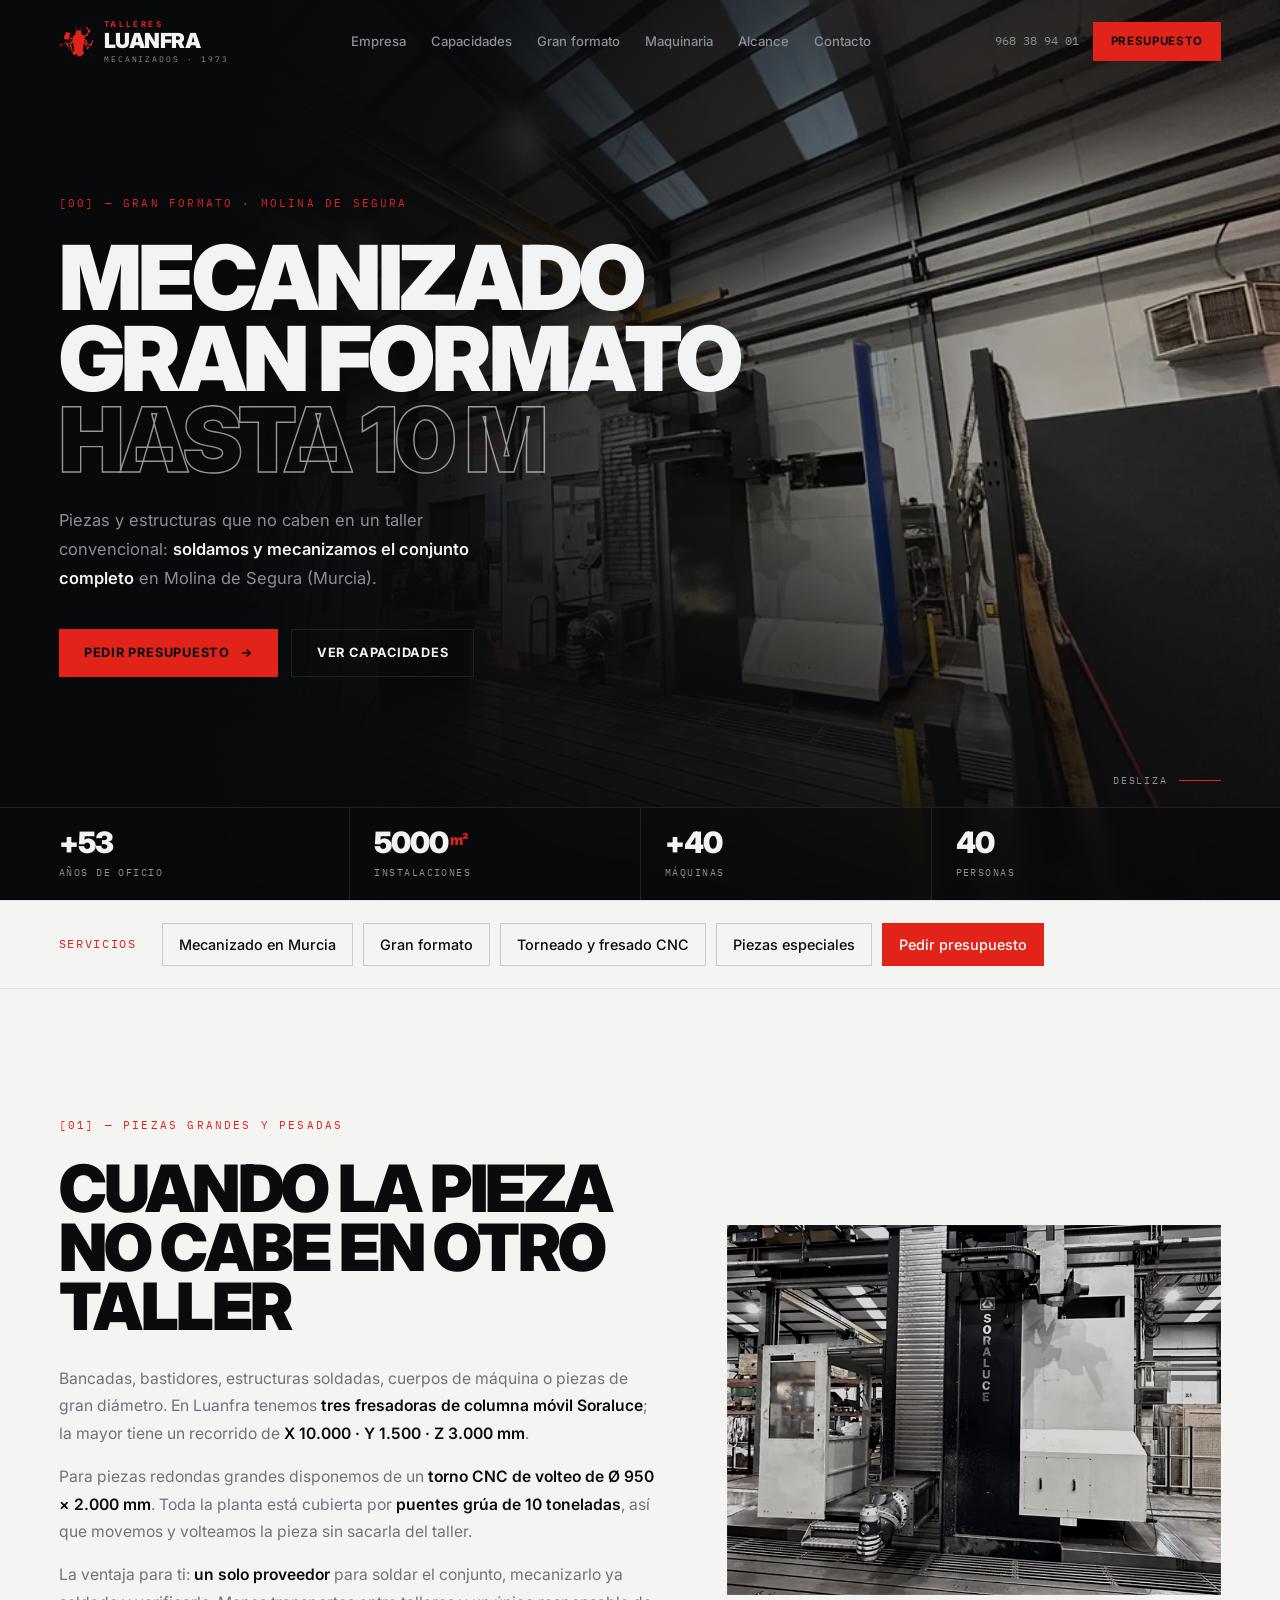
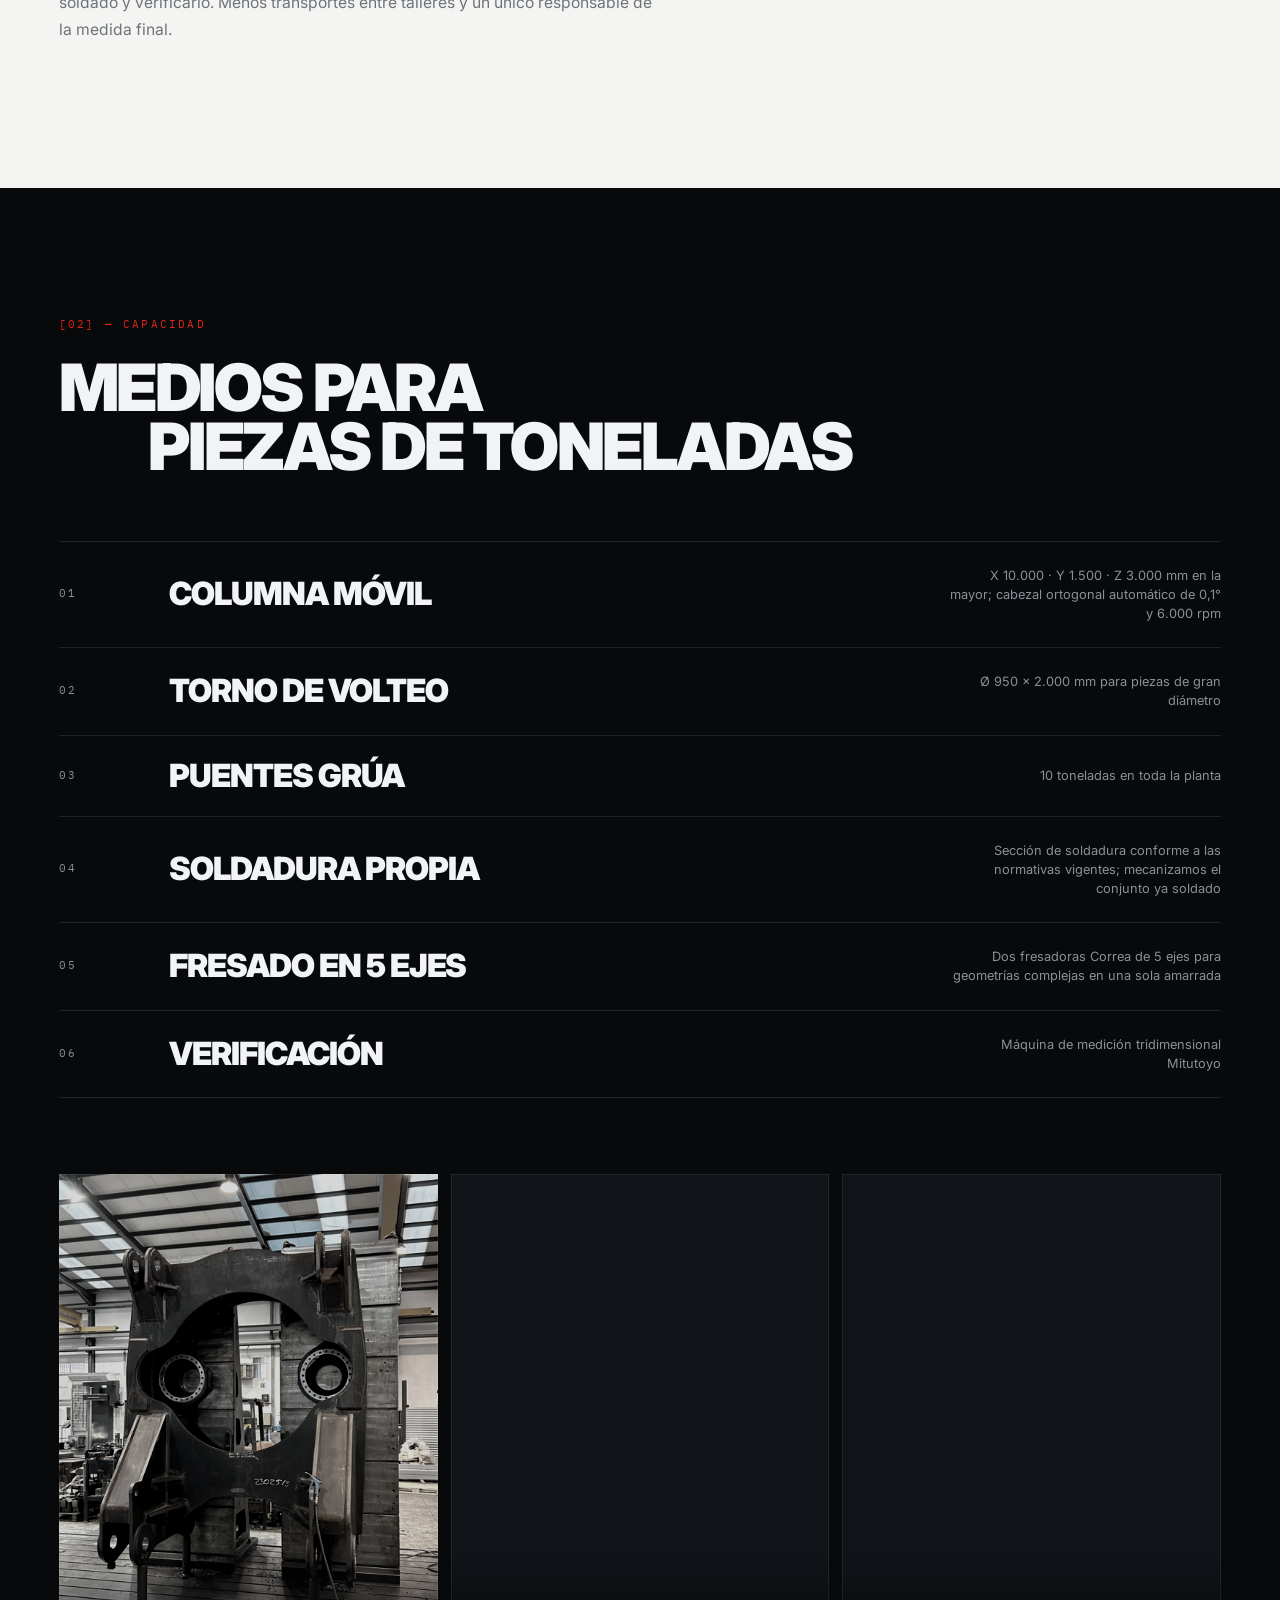
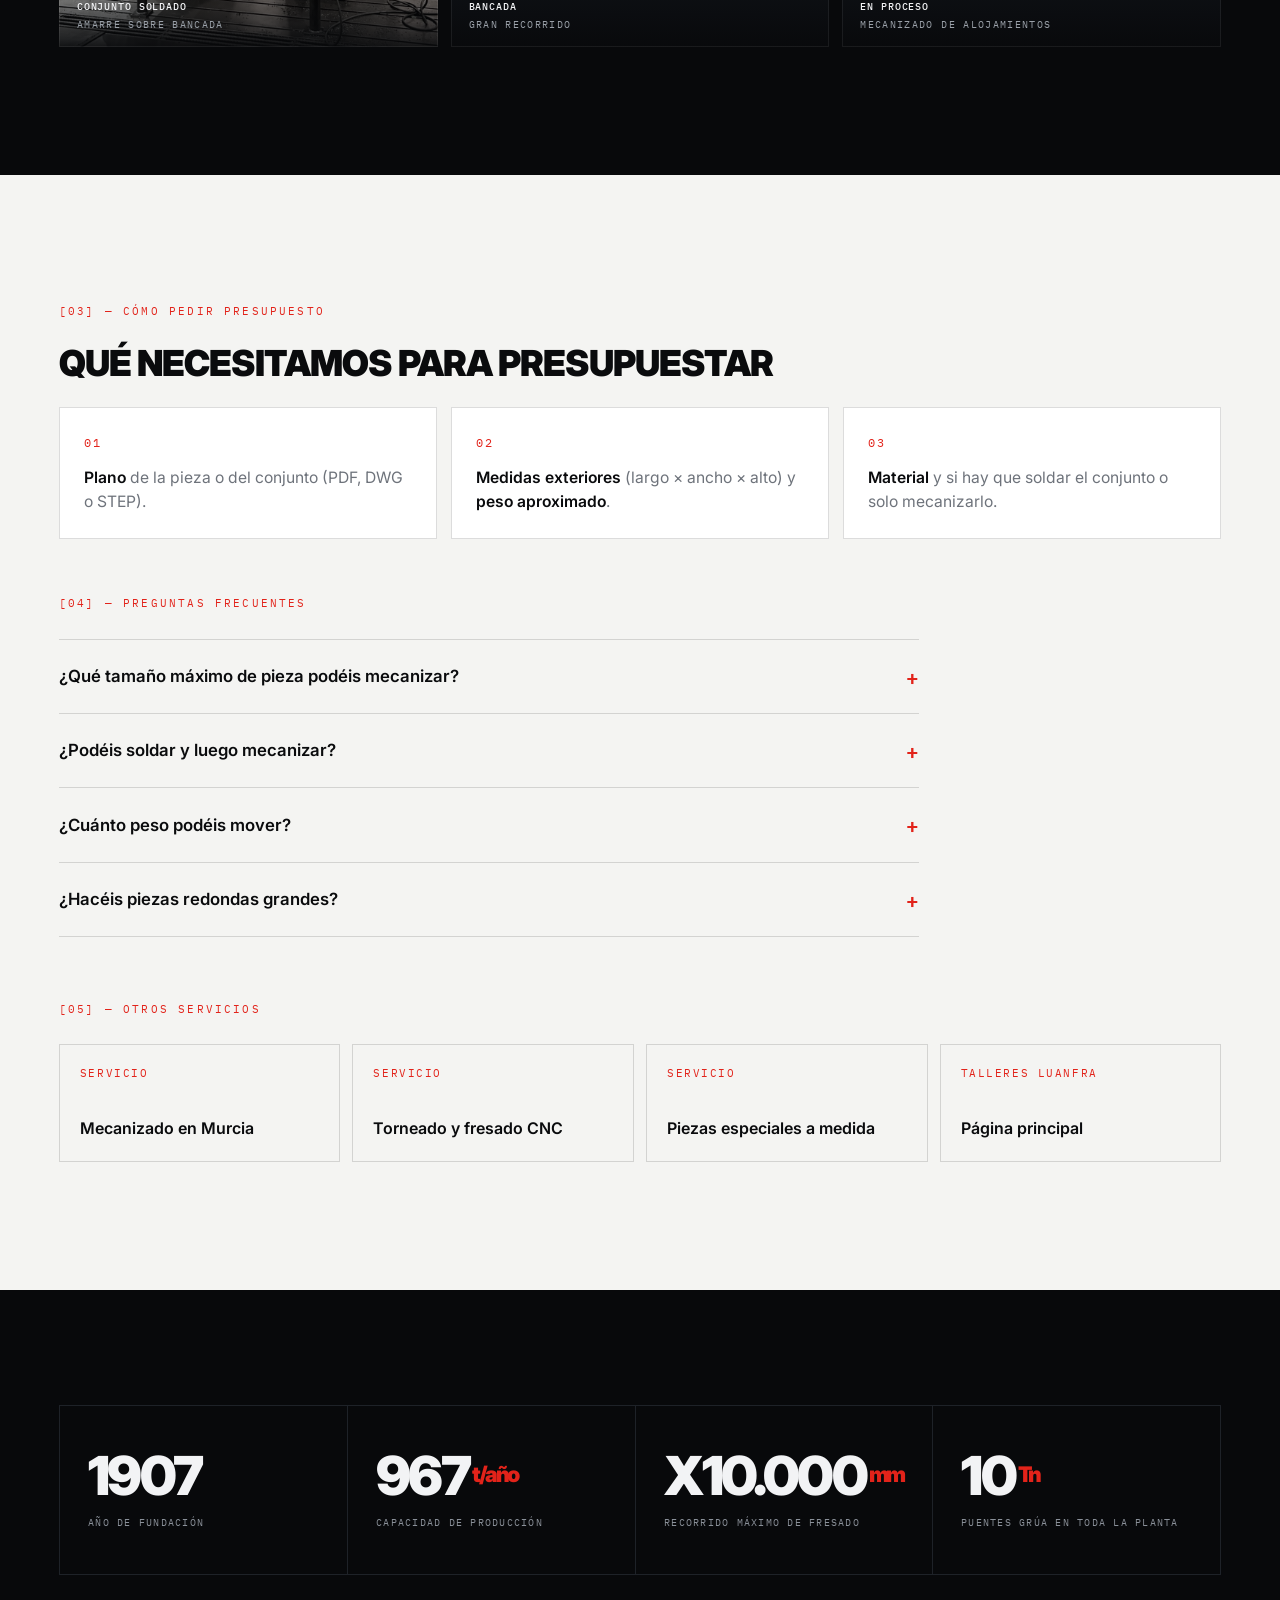
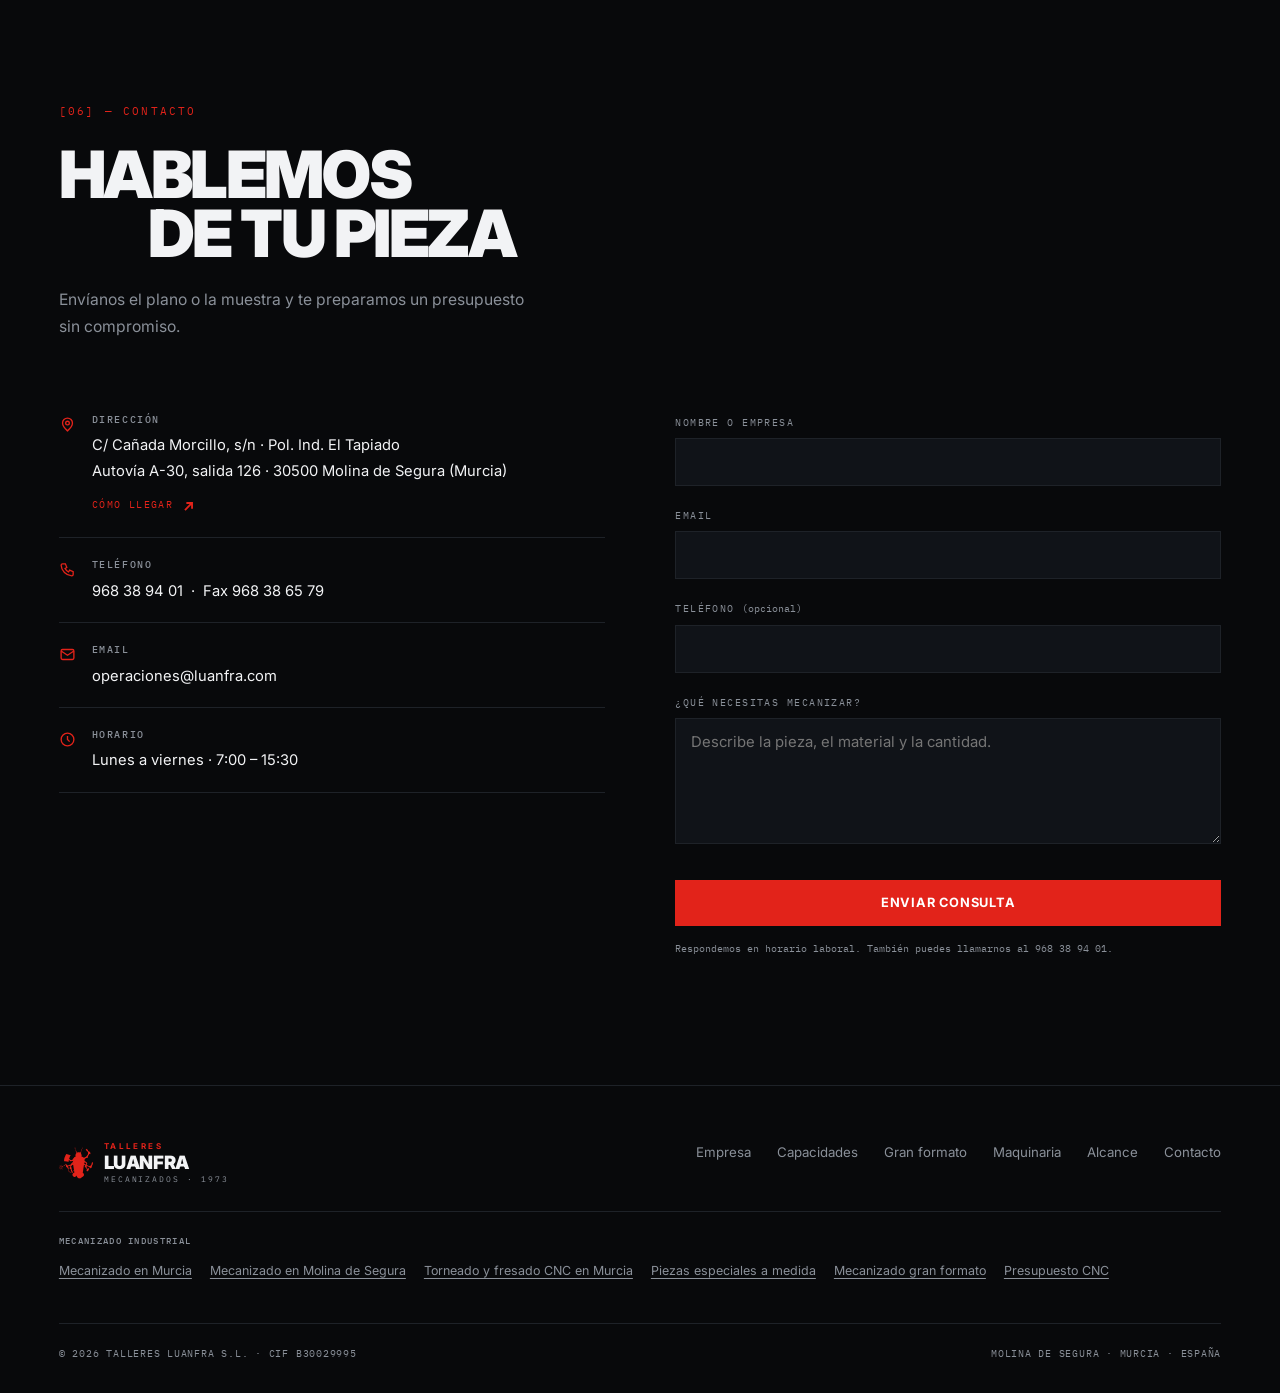
<file: mecanizado-gran-formato/index.html>
﻿<!DOCTYPE html>
<html lang="es">
<head>
<meta charset="UTF-8">
<meta name="viewport" content="width=device-width, initial-scale=1.0">
<title>Mecanizado de gran formato en Murcia | Hasta 10 metros | Talleres Luanfra</title>
<meta name="description" content="Mecanizado de piezas grandes en Murcia: fresadoras de columna móvil con X 10.000 mm, torno de volteo Ø 950 mm, soldadura propia y puentes grúa de 10 t. Molina de Segura.">
<meta name="theme-color" content="#08090B">
<meta property="og:title" content="Mecanizado de gran formato en Murcia — Talleres Luanfra">
<meta property="og:description" content="Mecanizado de piezas grandes en Murcia: fresadoras de columna móvil con X 10.000 mm, torno de volteo Ø 950 mm, soldadura propia y puentes grúa de 10 t. Molina de Segura.">
<meta property="og:type" content="website">
<link rel="icon" href="/favicon.ico" sizes="any">
<link rel="icon" type="image/png" sizes="96x96" href="/favicon-96.png">
<link rel="apple-touch-icon" sizes="180x180" href="/apple-touch-icon.png">
<link rel="manifest" href="/site.webmanifest">
<link rel="canonical" href="https://www.luanfra.com/mecanizado-gran-formato/">
<meta property="og:url" content="https://www.luanfra.com/mecanizado-gran-formato/">
<meta property="og:image" content="https://www.luanfra.com/og-image.jpg">
<meta property="og:image:width" content="1200">
<meta property="og:image:height" content="630">
<meta property="og:image:alt" content="Torneado de precisión en Talleres Luanfra">
<meta name="twitter:card" content="summary_large_image">
<meta name="twitter:image" content="https://www.luanfra.com/og-image.jpg">
<meta property="og:locale" content="es_ES">
<meta property="og:site_name" content="Talleres Luanfra S.L.">
<meta name="robots" content="index, follow, max-image-preview:large">
<meta name="geo.region" content="ES-MC">
<meta name="geo.placename" content="Molina de Segura">
<script type="application/ld+json">
{
  "@context": "https://schema.org",
  "@type": ["Organization","LocalBusiness","ProfessionalService"],
  "additionalType": "https://schema.org/ManufacturingBusiness",
  "sameAs": [
    "https://www.linkedin.com/company/talleres-luanfra-sl"
  ],
  "name": "Talleres Luanfra S.L.",
  "alternateName": "Luanfra",
  "url": "https://www.luanfra.com/",
  "logo": "https://www.luanfra.com/img/logo.png",
  "image": "https://www.luanfra.com/og-image.jpg",
  "description": "Mecanizado de precisión y fabricación de elementos de transmisión: piñones, engranajes de módulo, cremalleras, coronas, husillos y estrellas. Piezas de pequeño y gran tamaño bajo plano o muestra.",
  "foundingDate": "1973",
  "numberOfEmployees": {
    "@type": "QuantitativeValue",
    "value": 40
  },
  "address": {
    "@type": "PostalAddress",
    "streetAddress": "Calle Cañada Morcillo, s/n · Polígono Industrial El Tapiado",
    "addressLocality": "Molina de Segura",
    "addressRegion": "Murcia",
    "postalCode": "30500",
    "addressCountry": "ES"
  },
  "geo": {
    "@type": "GeoCoordinates",
    "latitude": 38.0548,
    "longitude": -1.2131
  },
  "telephone": "+34968389401",
  "faxNumber": "+34968386579",
  "email": "operaciones@luanfra.com",
  "openingHoursSpecification": [
    {
      "@type": "OpeningHoursSpecification",
      "dayOfWeek": [
        "Monday",
        "Tuesday",
        "Wednesday",
        "Thursday",
        "Friday"
      ],
      "opens": "07:00",
      "closes": "15:30"
    }
  ],
  "areaServed": [
    {
      "@type": "Country",
      "name": "España"
    },
    {
      "@type": "Country",
      "name": "Portugal"
    },
    {
      "@type": "Country",
      "name": "Andorra"
    },
    {
      "@type": "Country",
      "name": "Suiza"
    },
    {
      "@type": "Country",
      "name": "Alemania"
    },
    {
      "@type": "Country",
      "name": "Polonia"
    }
  ],
  "knowsAbout": [
    "Mecanizado CNC",
    "Fabricación de engranajes",
    "Piñones de cadena",
    "Cremalleras",
    "Coronas dentadas",
    "Torneado",
    "Fresado",
    "Piezas especiales a medida",
    "Soldadura"
  ],
  "hasOfferCatalog": {
    "@type": "OfferCatalog",
    "name": "Capacidades de mecanizado",
    "itemListElement": [
      {
        "@type": "Offer",
        "itemOffered": {
          "@type": "Service",
          "name": "Piñones"
        }
      },
      {
        "@type": "Offer",
        "itemOffered": {
          "@type": "Service",
          "name": "Engranajes de módulo"
        }
      },
      {
        "@type": "Offer",
        "itemOffered": {
          "@type": "Service",
          "name": "Cremalleras"
        }
      },
      {
        "@type": "Offer",
        "itemOffered": {
          "@type": "Service",
          "name": "Coronas"
        }
      },
      {
        "@type": "Offer",
        "itemOffered": {
          "@type": "Service",
          "name": "Husillos y estrellas"
        }
      },
      {
        "@type": "Offer",
        "itemOffered": {
          "@type": "Service",
          "name": "Acoplamientos"
        }
      },
      {
        "@type": "Offer",
        "itemOffered": {
          "@type": "Service",
          "name": "Piezas especiales a medida"
        }
      },
      {
        "@type": "Offer",
        "itemOffered": {
          "@type": "Service",
          "name": "Soldadura"
        }
      },
      {
        "@type": "Offer",
        "itemOffered": {
          "@type": "Service",
          "name": "Mecanizado general"
        }
      }
    ]
  }
}
</script>
<link rel="preconnect" href="https://fonts.googleapis.com">
<link rel="preconnect" href="https://fonts.gstatic.com" crossorigin>
<link href="https://fonts.googleapis.com/css2?family=Inter:wght@400;500;600;700;800;900&family=IBM+Plex+Mono:wght@400;500&display=swap" rel="stylesheet">
<style>
/* ============================================================
   TALLERES LUANFRA S.L.
   Ritmo cromático: negro → blanco → negro → blanco → ROJO → negro
   ============================================================ */
:root{
  --rojo:#E2231A;
  --rojo-fondo:#FA3B2B;
  --f:'Inter',-apple-system,BlinkMacSystemFont,'Segoe UI',sans-serif;
  --mono:'IBM Plex Mono',ui-monospace,monospace;
  --ancho:1340px;
  --pad:clamp(20px,4.6vw,60px);
}
*{margin:0;padding:0;box-sizing:border-box}
html{scroll-behavior:smooth;-webkit-text-size-adjust:100%;background:#08090B}
[id]{scroll-margin-top:86px}
body{font-family:var(--f);line-height:1.6;overflow-x:hidden;-webkit-font-smoothing:antialiased}
img,svg,canvas{display:block;max-width:100%}
a{color:inherit;text-decoration:none}
ul,ol{list-style:none}
button{font:inherit;cursor:pointer;border:0;background:none;color:inherit}
::selection{background:var(--rojo);color:#fff}

/* ---------- temas de sección ---------- */
.tema{background:var(--bg);color:var(--fg)}
.t-negro {--bg:#08090B;--fg:#F2F3F5;--sec:#8A9099;--rule:#1E2228;--acc:#E2231A;--panel:#101318}
.t-blanco{--bg:#F4F4F2;--fg:#0A0B0D;--sec:#6E737B;--rule:#DFDFDB;--acc:#E2231A;--panel:#EAEAE7}
.t-rojo  {--bg:var(--rojo-fondo);--fg:#0A0B0D;--sec:#7A170F;--rule:rgba(10,11,13,.26);--acc:#0A0B0D;--panel:rgba(10,11,13,.06)}

.wrap{max-width:var(--ancho);margin:0 auto;padding-left:var(--pad);padding-right:var(--pad)}
.sec{padding-top:clamp(76px,10vw,138px);padding-bottom:clamp(76px,10vw,138px)}

/* ---------- tipografía ---------- */
.h-xxl,.h-xl,.h-l{font-weight:900;letter-spacing:-0.038em;line-height:0.90;text-transform:uppercase}
.h-xxl{font-size:clamp(2.7rem,7vw,6.2rem)}
.h-xl{font-size:clamp(2.1rem,5.1vw,4.3rem)}
.h-l{font-size:clamp(1.5rem,2.8vw,2.3rem);letter-spacing:-0.028em}
.sangria{display:block;padding-left:clamp(0px,7vw,5.5em)}
.acc{color:var(--acc)}
.perfil{color:transparent;-webkit-text-stroke:1.4px #F2F3F5;opacity:.6}

.marca-sec{font-family:var(--mono);font-size:.68rem;letter-spacing:.2em;text-transform:uppercase;
  color:var(--acc);margin-bottom:26px;display:block}
.cuerpo{color:var(--sec);font-size:.98rem;line-height:1.75;max-width:40ch}
.cuerpo strong{color:var(--fg);font-weight:600}
.declara{font-size:clamp(1.15rem,2.2vw,1.72rem);line-height:1.42;letter-spacing:-0.018em;
  font-weight:500;color:var(--fg);max-width:30ch}
.declara + .declara{margin-top:1.15em}

/* insignia inline, guiño a la referencia */
.insignia{display:inline-flex;flex-direction:column;align-items:center;justify-content:center;
  border:1px solid currentColor;border-radius:50%;padding:.42em 1.15em;margin:0 .18em;
  font-family:var(--mono);font-size:.2em;letter-spacing:.14em;line-height:1.45;
  text-transform:uppercase;font-weight:400;vertical-align:.32em;white-space:nowrap;
  transition:background .3s,color .3s}
.insignia:hover{background:var(--acc);color:var(--bg);border-color:var(--acc)}

/* ---------- animaciones ---------- */
.rv{opacity:0;transform:translateY(28px);transition:opacity .85s cubic-bezier(.16,1,.3,1),transform .85s cubic-bezier(.16,1,.3,1)}
.rv.on{opacity:1;transform:none}
.rv.d1{transition-delay:.09s}.rv.d2{transition-delay:.18s}.rv.d3{transition-delay:.27s}
@media (prefers-reduced-motion:reduce){
  html{scroll-behavior:auto}
  .rv{opacity:1;transform:none;transition:none}
  .cinta-pista{animation:none!important}
  *{animation-duration:.001s!important;transition-duration:.05s!important}
}

/* ============================================================ NAV */
.nav{position:fixed;inset:0 0 auto 0;z-index:140;padding:20px 0;
  border-bottom:1px solid transparent;
  transition:background .45s,padding .4s,border-color .45s,color .45s;
  color:var(--nav-fg)}
.nav.fija{background:var(--nav-bg);backdrop-filter:blur(14px);padding:11px 0;border-color:var(--nav-rule)}
.nav-negro {--nav-fg:#F2F3F5;--nav-sec:#8A9099;--nav-bg:rgba(8,9,11,.9);--nav-rule:#1E2228;--nav-acc:#E2231A;--nav-inv:#08090B}
.nav-blanco{--nav-fg:#0A0B0D;--nav-sec:#6E737B;--nav-bg:rgba(244,244,242,.93);--nav-rule:#DFDFDB;--nav-acc:#E2231A;--nav-inv:#F4F4F2}
.nav-rojo  {--nav-fg:#0A0B0D;--nav-sec:#7A170F;--nav-bg:rgba(250,59,43,.94);--nav-rule:rgba(10,11,13,.22);--nav-acc:#0A0B0D;--nav-inv:var(--rojo-fondo)}
.nav-in{display:flex;align-items:center;justify-content:space-between;gap:22px}
.marca{display:flex;align-items:center;gap:11px}
/* El logotipo es una silueta usada como máscara CSS: el color lo pone
   el fondo, así cambia solo con el tema de cada sección. */
.marca-logo{display:block;width:34px;height:34px;flex-shrink:0;
  background:var(--nav-acc);transition:background .45s;
  -webkit-mask:url(/img/logo.png) center/contain no-repeat;
          mask:url(/img/logo.png) center/contain no-repeat}
.marca-txt{font-weight:900;font-size:1.3rem;letter-spacing:-0.025em;line-height:1}
.marca-txt .sup{display:block;font-size:.5rem;font-weight:700;font-style:normal;
  letter-spacing:.3em;color:var(--nav-acc);margin-bottom:3px;text-transform:uppercase;
  transition:color .45s}
.marca-txt small{display:block;font-family:var(--mono);font-weight:400;font-size:.5rem;
  letter-spacing:.24em;color:var(--nav-sec);margin-top:3px;transition:color .45s}
.menu{display:flex;gap:25px;align-items:center}
.menu a{font-size:.82rem;font-weight:500;color:var(--nav-sec);position:relative;padding:6px 0;transition:color .25s}
.menu a::after{content:'';position:absolute;left:0;bottom:0;width:0;height:2px;background:var(--nav-acc);
  transition:width .3s cubic-bezier(.16,1,.3,1)}
.menu a:hover{color:var(--nav-fg)}
.menu a:hover::after{width:100%}
.nav-acc{display:flex;align-items:center;gap:14px}
.tel{font-family:var(--mono);font-size:.78rem;color:var(--nav-sec);transition:color .25s}
.tel:hover{color:var(--nav-fg)}
.btn{display:inline-flex;align-items:center;justify-content:center;gap:9px;
  font-weight:700;font-size:.8rem;letter-spacing:.06em;text-transform:uppercase;
  padding:13px 25px;transition:background .28s,color .28s,transform .2s,border-color .28s;white-space:nowrap}
.btn-acc{background:var(--nav-acc,var(--acc));color:var(--nav-inv,var(--bg))}
.btn-acc:hover{transform:translateY(-2px);opacity:.88}
.btn-linea{border:1px solid var(--rule);color:var(--fg)}
.btn-linea:hover{background:var(--fg);color:var(--bg);border-color:var(--fg)}
.btn-sm{padding:10px 18px;font-size:.72rem}
.burger{display:none;padding:8px;margin:-8px}
.burger span{display:block;width:23px;height:2px;background:var(--nav-fg);margin:5px 0;transition:transform .3s,opacity .3s}
.burger.x span:nth-child(1){transform:translateY(7px) rotate(45deg)}
.burger.x span:nth-child(2){opacity:0}
.burger.x span:nth-child(3){transform:translateY(-7px) rotate(-45deg)}

/* ============================================================ HERO */
.hero{position:relative;min-height:100svh;display:flex;align-items:center;overflow:hidden;isolation:isolate}
/* Fotografía real del taller ocupando el panel derecho. Imagen fija:
   sin animación ni librerías 3D. El degradado la funde con el negro. */
.hero-maquina{position:absolute;inset:0;z-index:0}
.hero-maquina picture{display:block;width:100%;height:100%}
.hero-maquina img{width:100%;height:100%;object-fit:cover;object-position:62% 50%}
.hero::after{content:'';position:absolute;inset:0;z-index:1;pointer-events:none;
  background:linear-gradient(94deg,#08090B 18%,rgba(8,9,11,.93) 36%,rgba(8,9,11,.62) 56%,rgba(8,9,11,.3) 80%),
             radial-gradient(130% 95% at 50% 106%,rgba(8,9,11,.9),transparent 55%),
             linear-gradient(rgba(8,9,11,.5) 0%,transparent 26%,transparent 54%,rgba(8,9,11,.8))}
.hero-in{position:relative;z-index:2;width:100%;padding-top:118px;padding-bottom:146px}
.hero h1{margin:24px 0 26px;max-width:17ch}
.hero .cuerpo{max-width:42ch;font-size:1.03rem}
.hero-ctas{display:flex;gap:13px;flex-wrap:wrap;margin-top:36px}
.barra{position:absolute;left:0;right:0;bottom:0;z-index:3;
  border-top:1px solid var(--rule);background:rgba(8,9,11,.5);backdrop-filter:blur(8px)}
.barra-in{display:grid;grid-template-columns:repeat(4,1fr)}
.dato{padding:20px 0 20px 24px;border-left:1px solid var(--rule)}
.dato:first-child{border-left:0;padding-left:0}
.dato b{display:block;font-weight:900;font-size:clamp(1.4rem,2.3vw,2rem);letter-spacing:-0.035em;line-height:1}
.dato b em{font-style:normal;color:var(--acc);font-size:.48em;vertical-align:.55em;margin-left:2px}
.dato span{font-family:var(--mono);font-size:.6rem;letter-spacing:.15em;text-transform:uppercase;
  color:var(--sec);display:block;margin-top:7px}
.pista{position:absolute;right:var(--pad);bottom:112px;z-index:4;display:flex;align-items:center;gap:11px;
  font-family:var(--mono);font-size:.6rem;letter-spacing:.2em;color:var(--sec);transition:opacity .4s}
.pista.off{opacity:0}
.pista i{display:block;width:42px;height:1px;background:currentColor;position:relative;overflow:hidden}
.pista i::after{content:'';position:absolute;inset:0;background:var(--acc);animation:corre 2s ease-in-out infinite}
@keyframes corre{0%{transform:translateX(-100%)}60%,100%{transform:translateX(100%)}}

/* ============================================================ CINTA */
.cinta{overflow:hidden;padding:14px 0;border-bottom:1px solid var(--rule);position:relative;z-index:5}
.cinta-pista{display:flex;width:max-content;animation:desliza 46s linear infinite}
.cinta:hover .cinta-pista{animation-play-state:paused}
.cinta-item{display:flex;align-items:center;gap:28px;padding-right:28px;white-space:nowrap;
  font-weight:800;font-size:.9rem;letter-spacing:.07em;text-transform:uppercase}
.cinta-item::after{content:'';width:5px;height:5px;background:var(--acc);transform:rotate(45deg);flex-shrink:0}
@keyframes desliza{to{transform:translateX(-50%)}}

/* ============================================================ EMPRESA (blanco) */
.declara-fila{display:grid;grid-template-columns:minmax(0,.9fr) minmax(0,1.35fr);gap:clamp(30px,5vw,80px);
  align-items:start}
.stats{display:grid;grid-template-columns:repeat(3,1fr);gap:0;margin-top:clamp(56px,7vw,96px);
  border-top:1px solid var(--rule)}
.stat{padding:34px 30px 0 0;border-left:1px solid var(--rule);padding-left:30px}
.stat:first-child{border-left:0;padding-left:0}
.stat b{display:block;font-weight:900;font-size:clamp(2.4rem,5.2vw,4.2rem);letter-spacing:-0.05em;line-height:.92}
.stat b em{font-style:normal;font-size:.4em;vertical-align:.62em;color:var(--acc);margin-left:2px}
.stat .et{font-family:var(--mono);font-size:.6rem;letter-spacing:.14em;text-transform:uppercase;
  color:var(--acc);display:block;margin-top:14px}
.stat p{font-size:.84rem;color:var(--sec);margin-top:16px;line-height:1.6;max-width:26ch}

/* ============================================================ FOTOGRAFÍA */
.foto{position:relative;overflow:hidden;background:var(--panel);display:block}
.foto picture,.banda picture{display:block;width:100%;height:100%}
.foto img{width:100%;height:100%;object-fit:cover;display:block;
  filter:grayscale(.76) contrast(1.15) brightness(.84);transform:scale(1.015);
  transition:filter .85s cubic-bezier(.16,1,.3,1),transform 1.2s cubic-bezier(.16,1,.3,1)}
.foto:hover img{filter:grayscale(0) contrast(1.03) brightness(.98);transform:scale(1.05)}
.foto figcaption{position:absolute;left:0;right:0;bottom:0;padding:46px 18px 15px;
  background:linear-gradient(transparent,rgba(8,9,11,.94));pointer-events:none;
  font-family:var(--mono);font-size:.6rem;letter-spacing:.14em;text-transform:uppercase;color:#9AA0A8}
.foto figcaption b{color:#F2F3F5;font-weight:500;display:block;margin-bottom:3px;letter-spacing:.09em}
.foto::after{content:'';position:absolute;inset:0;border:1px solid rgba(255,255,255,.07);pointer-events:none}

.banda{position:relative;height:min(74svh,580px);overflow:hidden}
.banda img{width:100%;height:116%;object-fit:cover;filter:grayscale(.84) contrast(1.2) brightness(.48);will-change:transform}
.banda::after{content:'';position:absolute;inset:0;
  background:linear-gradient(92deg,rgba(8,9,11,.95) 5%,rgba(8,9,11,.6) 44%,rgba(8,9,11,.22) 80%),
             linear-gradient(transparent 58%,rgba(8,9,11,.88))}
.banda-txt{position:absolute;inset:0;z-index:2;display:flex;align-items:center;color:#F2F3F5}
.banda-txt .h-xl{max-width:14ch}
.banda-txt p{margin-top:18px;max-width:40ch;color:#9AA0A8;font-size:.95rem;line-height:1.7}

.piezas{display:grid;grid-template-columns:repeat(3,1fr);gap:13px;margin-top:clamp(46px,6vw,76px)}
.piezas .foto{aspect-ratio:4/5}
.galeria{display:grid;grid-template-columns:repeat(4,1fr);gap:13px;margin-top:20px}
.galeria .foto{aspect-ratio:4/5}
.planta{display:grid;grid-template-columns:repeat(2,1fr);gap:13px}
.planta .foto{aspect-ratio:16/10}

/* ============================================================ CAPACIDADES */
.caps{border-top:1px solid var(--rule)}
.cap{display:grid;grid-template-columns:88px 1fr auto;gap:22px;align-items:center;
  padding:24px 0;border-bottom:1px solid var(--rule);position:relative;
  transition:padding-left .4s cubic-bezier(.16,1,.3,1)}
.cap::before{content:'';position:absolute;left:0;top:0;bottom:0;width:0;background:var(--acc);
  transition:width .4s cubic-bezier(.16,1,.3,1)}
.cap:hover{padding-left:24px}
.cap:hover::before{width:4px}
.cap-num{font-family:var(--mono);font-size:.7rem;letter-spacing:.15em;color:var(--sec);transition:color .3s}
.cap:hover .cap-num{color:var(--acc)}
.cap-nom{font-weight:900;font-size:clamp(1.3rem,2.5vw,2rem);letter-spacing:-0.032em;text-transform:uppercase;line-height:1}
.cap-det{font-size:.8rem;color:var(--sec);text-align:right;max-width:34ch;line-height:1.5}
.chips{display:flex;flex-wrap:wrap;gap:11px;margin-top:26px}
.chip{font-family:var(--mono);font-size:.76rem;letter-spacing:.04em;border:1px solid var(--rule);
  padding:10px 20px;color:var(--sec);transition:all .3s}
.chip:hover{border-color:var(--acc);color:var(--fg)}

/* ============================================================ GRAN FORMATO */
.gf-grid{display:grid;grid-template-columns:1fr 1.02fr;gap:clamp(30px,4.5vw,68px);align-items:center}
.gf-fotos{display:grid;grid-template-columns:repeat(2,1fr);gap:13px}
.gf-fotos .foto{aspect-ratio:3/4}
.gf-lista{margin-top:28px;border-top:1px solid var(--rule)}
.gf-lista li{display:flex;gap:15px;align-items:baseline;padding:13px 0;border-bottom:1px solid var(--rule);
  font-size:.89rem;color:var(--sec)}
.gf-lista li::before{content:'';width:6px;height:6px;background:var(--acc);flex-shrink:0;transform:rotate(45deg)}
.gf-lista b{color:var(--fg);font-weight:600}

/* ============================================================ MAQUINARIA */
.maq-grid{display:grid;grid-template-columns:repeat(3,1fr);gap:1px;background:var(--rule);
  border:1px solid var(--rule);margin-bottom:clamp(40px,5vw,64px)}
.ficha{background:var(--bg);padding:30px 26px;min-height:182px;display:flex;flex-direction:column;
  transition:background .35s;position:relative}
.ficha:hover{background:var(--panel)}
.ficha .n{font-family:var(--mono);font-size:.62rem;letter-spacing:.15em;color:var(--acc);margin-bottom:18px}
.ficha h3{font-weight:800;font-size:1.08rem;line-height:1.25;margin-bottom:9px}
.ficha p{font-size:.82rem;color:var(--sec);line-height:1.6;margin-top:auto}
.ficha .cant{position:absolute;top:24px;right:24px;font-weight:900;font-size:1.9rem;
  letter-spacing:-0.045em;color:var(--rule);transition:color .35s}
.ficha:hover .cant{color:var(--acc)}

/* ============================================================ MAPA (rojo) */
.alcance-grid{display:grid;grid-template-columns:minmax(0,1fr) minmax(240px,300px);
  gap:clamp(28px,4vw,64px);align-items:start;margin-top:clamp(28px,3.5vw,44px)}
.mapa-euro{max-height:62vh;display:flex}
.mapa-svg{width:100%;height:auto;max-height:62vh;overflow:visible}
.mapa-svg .pais{fill:none;stroke:#0A0B0D;stroke-width:1;opacity:.34}
.mapa-svg .espana{fill:rgba(10,11,13,.12);stroke:#0A0B0D;stroke-width:2.4;stroke-linejoin:round}
.mapa-svg .punto{fill:#0A0B0D;transition:r .25s ease}
.mapa-svg .punto.int{stroke:var(--bg);stroke-width:2}
.mapa-svg .sede{fill:#0A0B0D;stroke:var(--bg);stroke-width:2.5}
.mapa-svg .halo{fill:#0A0B0D;opacity:.22;transform-origin:center;transform-box:fill-box}
.tema.on .mapa-svg .halo{animation:latido 2.8s ease-out infinite}
@keyframes latido{0%{transform:scale(.5);opacity:.42}70%,100%{transform:scale(3);opacity:0}}
/* al señalar una ciudad del listado, su punto crece en el mapa */
.mapa-svg circle.resalta{r:11;filter:drop-shadow(0 0 6px rgba(10,11,13,.5))}

.destinos{display:grid;gap:26px}
.dest-bloque{border-top:1px solid var(--rule);padding-top:14px}
.dest-tit{display:flex;align-items:center;gap:9px;
  font-family:var(--mono);font-size:.64rem;letter-spacing:.14em;text-transform:uppercase;
  color:var(--fg);margin-bottom:12px}
.dest-tit .pt{width:9px;height:9px;border-radius:50%;background:#0A0B0D;flex-shrink:0}
.dest-tit .pt.nac{width:7px;height:7px;opacity:.65}
.dest-tit .pt.sede{width:12px;height:12px;box-shadow:0 0 0 3px rgba(10,11,13,.2)}
.dest-lista{display:grid;gap:3px}
.dest-lista.col2{grid-template-columns:1fr 1fr;gap:3px 16px}
.dest-lista li{font-family:var(--mono);font-size:.7rem;letter-spacing:.04em;color:var(--sec);
  cursor:default;transition:color .2s,transform .2s;outline:none}
.dest-lista li:hover,.dest-lista li:focus{color:var(--fg);transform:translateX(3px)}
.dest-lista li.es-sede{color:var(--fg);font-weight:500;font-size:.78rem}

@media(max-width:960px){
  .alcance-grid{grid-template-columns:1fr;gap:34px}
  .mapa-euro,.mapa-svg{max-height:none}
  .dest-lista.col2{grid-template-columns:repeat(auto-fill,minmax(108px,1fr))}
}


/* ============================================================ CIFRAS / CONTACTO */
.cifras-grid{display:grid;grid-template-columns:repeat(4,1fr);gap:1px;background:var(--rule);
  border:1px solid var(--rule)}
.cifra{background:var(--bg);padding:clamp(28px,3.6vw,44px) clamp(18px,2.2vw,32px)}
.cifra b{display:block;font-weight:900;font-size:clamp(2rem,4.2vw,3.4rem);letter-spacing:-0.048em;line-height:.95}
.cifra b em{font-style:normal;font-size:.4em;color:var(--acc);vertical-align:.62em;margin-left:3px}
.cifra span{font-family:var(--mono);font-size:.6rem;letter-spacing:.13em;text-transform:uppercase;
  color:var(--sec);display:block;margin-top:13px}
.cont-grid{display:grid;grid-template-columns:1fr 1fr;gap:clamp(38px,5.5vw,84px);margin-top:52px}
.datos li{display:flex;gap:16px;padding:19px 0;border-bottom:1px solid var(--rule);align-items:flex-start}
.datos svg{width:17px;height:17px;color:var(--acc);flex-shrink:0;margin-top:4px}
.datos b{display:block;font-family:var(--mono);font-size:.6rem;letter-spacing:.16em;text-transform:uppercase;
  color:var(--sec);margin-bottom:5px;font-weight:500}
.datos a,.datos span{font-size:.92rem}
.datos a{transition:color .25s}
.datos a:hover{color:var(--acc)}
.datos .ir{display:inline-flex;align-items:center;gap:7px;margin-top:11px;
  font-family:var(--mono);font-size:.62rem;letter-spacing:.14em;text-transform:uppercase;
  color:var(--acc);border-bottom:1px solid transparent;padding-bottom:2px;transition:border-color .25s}
.datos .ir:hover{border-color:var(--acc)}
.form label{display:block;font-family:var(--mono);font-size:.6rem;letter-spacing:.15em;text-transform:uppercase;
  color:var(--sec);margin:22px 0 8px}
.form input,.form textarea{width:100%;background:var(--panel);border:1px solid var(--rule);color:var(--fg);
  padding:14px 15px;font-family:var(--f);font-size:.93rem;transition:border-color .25s}
.form input:focus,.form textarea:focus{outline:none;border-color:var(--acc)}
.form textarea{min-height:126px;resize:vertical}
.form .btn{margin-top:28px;width:100%;background:var(--acc);color:#fff}
.nota{font-family:var(--mono);font-size:.6rem;color:var(--sec);margin-top:15px;line-height:1.7}
.aviso{margin-top:17px;padding:12px 15px;border:1px solid var(--acc);font-size:.84rem;color:var(--fg);display:none}
.aviso.ver{display:block}
.aviso.bien{border-color:#2E9E5B;color:#8FE0AC}
.form button[disabled]{opacity:.6;cursor:progress}

footer{padding:56px 0 32px;border-top:1px solid var(--rule)}
.pie{display:flex;justify-content:space-between;gap:34px;flex-wrap:wrap;align-items:flex-start}
.pie-nav{display:flex;gap:26px;flex-wrap:wrap}
.pie-nav a{font-size:.83rem;color:var(--sec);transition:color .25s}
.pie-nav a:hover{color:var(--fg)}
.legal{margin-top:42px;padding-top:22px;border-top:1px solid var(--rule);display:flex;
  justify-content:space-between;gap:15px;flex-wrap:wrap;
  font-family:var(--mono);font-size:.6rem;letter-spacing:.08em;color:var(--sec)}
.pie-seo{margin-top:28px;padding-top:22px;border-top:1px solid var(--rule)}
.pie-seo b{display:block;font-family:var(--mono);font-size:.58rem;letter-spacing:.14em;text-transform:uppercase;color:var(--sec);margin-bottom:12px;font-weight:500}
.pie-seo-links{display:flex;flex-wrap:wrap;gap:8px 18px}
.pie-seo-links a{font-size:.78rem;color:var(--sec);text-decoration:underline;text-underline-offset:3px;transition:color .25s}
.pie-seo-links a:hover{color:var(--fg)}



/* ============================================================ RESPONSIVE */
@media(max-width:1100px){
  .declara-fila{grid-template-columns:1fr;gap:34px}
  .maq-grid{grid-template-columns:repeat(2,1fr)}
  .maq-grid .ficha:last-child{grid-column:1/-1}
  .galeria{grid-template-columns:repeat(2,1fr)}
  .gf-grid{grid-template-columns:1fr}
  .cifras-grid{grid-template-columns:repeat(2,1fr)}
  .cap{grid-template-columns:64px 1fr;gap:16px}
  .cap-det{display:none}
}
@media(max-width:860px){
  .menu{position:fixed;inset:0 0 auto 0;flex-direction:column;align-items:flex-start;
    background:var(--nav-bg);backdrop-filter:blur(16px);padding:94px var(--pad) 38px;gap:4px;
    transform:translateY(-101%);transition:transform .45s cubic-bezier(.16,1,.3,1);
    border-bottom:1px solid var(--nav-rule)}
  .menu.abierto{transform:none}
  .menu a{font-size:1.5rem;font-weight:800;letter-spacing:-0.025em;color:var(--nav-fg);
    padding:10px 0;text-transform:uppercase}
  .burger{display:block;z-index:2}
  .tel,.nav-acc .btn{display:none}
  .barra-in{grid-template-columns:repeat(2,1fr)}
  .dato{padding:15px 0 15px 16px}
  .dato:nth-child(odd){border-left:0;padding-left:0}
  .dato:nth-child(n+3){border-top:1px solid var(--rule)}
  .hero-in{padding-bottom:184px}
  .hero-maquina img{opacity:.5;object-position:58% 50%}
  .pista{display:none}
  .stats{grid-template-columns:1fr}
  .stat{border-left:0;padding-left:0;border-top:1px solid var(--rule);padding-top:26px;margin-top:8px}
  .stat:first-child{border-top:0;margin-top:0}
  .cont-grid{grid-template-columns:1fr}
  .planta{grid-template-columns:1fr}
  .banda{height:min(60svh,420px)}
  .sangria{padding-left:0}
}
@media(max-width:560px){
  .piezas{grid-template-columns:1fr 1fr}
  .piezas .foto:first-child{grid-column:1/-1;aspect-ratio:4/3}
  .maq-grid,.cifras-grid{grid-template-columns:1fr}

}

/* Franja de servicios (2026-11-16) */
#seo-servicios{border-top:1px solid rgba(0,0,0,.08);border-bottom:1px solid rgba(0,0,0,.08)}
.srv{display:flex;flex-wrap:wrap;align-items:center;gap:14px 26px;padding-top:22px;padding-bottom:22px}
.srv-et{font-family:var(--mono, ui-monospace, monospace);font-size:.72rem;letter-spacing:.14em;text-transform:uppercase;color:#E2231A}
.srv-lista{display:flex;flex-wrap:wrap;gap:10px}
.srv-lista a{display:inline-block;padding:9px 16px;border:1px solid rgba(10,11,13,.18);font-size:.9rem;font-weight:500;color:#0A0B0D;text-decoration:none;transition:border-color .2s,background .2s,color .2s}
.srv-lista a:hover{border-color:#0A0B0D;background:#0A0B0D;color:#F2F3F5}
.srv-lista a.srv-acc{background:#E2231A;border-color:#E2231A;color:#fff}
.srv-lista a.srv-acc:hover{background:#B81A13;border-color:#B81A13}
</style>
<style>
/* Paginas de servicio (2026-11-16) */
.sv-dos{display:grid;grid-template-columns:minmax(0,1.1fr) minmax(0,.9fr);gap:clamp(32px,5vw,80px);align-items:center}
.sv-dos .foto{margin:0}
.sv-dos .foto img{width:100%;aspect-ratio:4/3;object-fit:cover;display:block}
.sv-dos .foto.vertical img{aspect-ratio:4/5;max-height:640px}
.sv-pasos{list-style:none;padding:0;margin:0 0 56px;display:grid;grid-template-columns:repeat(3,minmax(0,1fr));gap:14px;counter-reset:paso}
.sv-pasos li{max-width:none;overflow-wrap:anywhere;counter-increment:paso;border:1px solid rgba(10,11,13,.14);padding:26px 24px 24px;background:#fff;line-height:1.55}
.sv-pasos li::before{content:"0" counter(paso);display:block;font-family:var(--mono);font-size:.72rem;letter-spacing:.16em;color:#E2231A;margin-bottom:14px}
.sv-faq details{border-top:1px solid rgba(10,11,13,.14);padding:0}
.sv-faq details:last-child{border-bottom:1px solid rgba(10,11,13,.14)}
.sv-faq summary{list-style:none;cursor:pointer;display:flex;justify-content:space-between;align-items:center;gap:20px;padding:20px 0;font-weight:600;font-size:1.05rem}
.sv-faq summary::-webkit-details-marker{display:none}
.sv-faq summary::after{content:"+";font-family:var(--mono);font-size:1.3rem;color:#E2231A;transition:transform .2s}
.sv-faq details[open] summary::after{transform:rotate(45deg)}
.sv-faq details p{margin:0 0 22px;max-width:68ch}
.sv-otras{display:grid;grid-template-columns:repeat(4,minmax(0,1fr));gap:12px;margin-top:18px}
.sv-otras a{display:flex;flex-direction:column;justify-content:space-between;min-height:118px;padding:20px;border:1px solid rgba(10,11,13,.14);color:#0A0B0D;text-decoration:none;font-weight:600;transition:background .2s,color .2s,border-color .2s}
.sv-otras a span{font-family:var(--mono);font-size:.7rem;letter-spacing:.14em;text-transform:uppercase;color:#E2231A;font-weight:400}
.sv-otras a:hover{background:#0A0B0D;color:#F2F3F5;border-color:#0A0B0D}
@media (max-width:860px){.sv-dos{grid-template-columns:1fr}.sv-pasos{grid-template-columns:1fr}.sv-otras{grid-template-columns:repeat(2,minmax(0,1fr))}}
</style>
<script type="application/ld+json">
{
 "@context": "https://schema.org",
 "@type": "FAQPage",
 "mainEntity": [
  {
   "@type": "Question",
   "name": "¿Qué tamaño máximo de pieza podéis mecanizar?",
   "acceptedAnswer": {
    "@type": "Answer",
    "text": "El recorrido de nuestra mayor fresadora es X 10.000 · Y 1.500 · Z 3.000 mm. El tamaño real de la pieza depende de su forma y amarre: envíanos el plano y lo confirmamos."
   }
  },
  {
   "@type": "Question",
   "name": "¿Podéis soldar y luego mecanizar?",
   "acceptedAnswer": {
    "@type": "Answer",
    "text": "Sí. Soldamos el conjunto en nuestra sección de soldadura y lo mecanizamos ya soldado, en el mismo taller."
   }
  },
  {
   "@type": "Question",
   "name": "¿Cuánto peso podéis mover?",
   "acceptedAnswer": {
    "@type": "Answer",
    "text": "Toda la planta tiene puentes grúa de 10 toneladas."
   }
  },
  {
   "@type": "Question",
   "name": "¿Hacéis piezas redondas grandes?",
   "acceptedAnswer": {
    "@type": "Answer",
    "text": "Sí, en torno CNC de volteo de Ø 950 × 2.000 mm."
   }
  }
 ]
}
</script>
</head>
<body>

<!-- ============ NAV ============ -->
<nav class="nav nav-negro" id="nav">
  <div class="wrap nav-in">
    <a class="marca" href="/" aria-label="Talleres Luanfra — inicio">
      <i class="marca-logo" aria-hidden="true"></i>
      <span class="marca-txt"><i class="sup">Talleres</i>LUANFRA<small>MECANIZADOS · 1973</small></span>
    </a>
    <div class="menu" id="menu">
      <a href="/#empresa">Empresa</a>
      <a href="#capacidades">Capacidades</a>
      <a href="/#granformato">Gran formato</a>
      <a href="/#maquinaria">Maquinaria</a>
      <a href="/#alcance">Alcance</a>
      <a href="#contacto">Contacto</a>
    </div>
    <div class="nav-acc">
      <a class="tel" href="tel:+34968389401">968 38 94 01</a>
      <a class="btn btn-acc btn-sm" href="#contacto">Presupuesto</a>
      <button class="burger" id="burger" aria-label="Menú" aria-expanded="false" aria-controls="menu">
        <span></span><span></span><span></span>
      </button>
    </div>
  </div>
</nav>

<!-- ============ HERO (negro) ============ -->
<header class="hero tema t-negro" id="top" data-tema="negro">
  <div class="hero-maquina" aria-hidden="true">
    <picture><source srcset="/img/maq-mandrinadora.webp" type="image/webp">
      <img src="/img/maq-mandrinadora.jpg" alt="" width="2000" height="1267" fetchpriority="high" decoding="async"></picture>
  </div>
  <div class="wrap hero-in">
    <span class="marca-sec">[00] — Gran formato · Molina de Segura</span>
    <h1 class="h-xxl">Mecanizado<br>gran formato<br><span class="perfil">hasta 10 m</span></h1>
    <p class="cuerpo">Piezas y estructuras que no caben en un taller convencional: <strong>soldamos y mecanizamos el conjunto completo</strong> en Molina de Segura (Murcia).</p>
    <div class="hero-ctas">
      <a class="btn btn-acc" href="#contacto">Pedir presupuesto
        <svg width="14" height="14" viewBox="0 0 24 24" fill="none" stroke="currentColor" stroke-width="2.6" aria-hidden="true"><path d="M5 12h14M13 6l6 6-6 6"/></svg></a>
      <a class="btn btn-linea" href="#capacidades">Ver capacidades</a>
    </div>
  </div>
  <div class="pista" id="pista"><span>DESLIZA</span><i></i></div>
  <div class="barra">
    <div class="wrap barra-in">
      <div class="dato"><b data-desde="1973">+53</b><span>Años de oficio</span></div>
      <div class="dato"><b data-n="5000" data-mil="1">5.000<em>m²</em></b><span>Instalaciones</span></div>
      <div class="dato"><b data-n="40" data-pre="+">+40</b><span>Máquinas</span></div>
      <div class="dato"><b data-n="40">40</b><span>Personas</span></div>
    </div>
  </div>
</header>

<section id="seo-servicios" class="tema t-blanco" data-tema="blanco">
  <div class="wrap srv">
    <span class="srv-et">Servicios</span>
    <nav class="srv-lista" aria-label="Servicios">
      <a href="/mecanizado-murcia/">Mecanizado en Murcia</a>
      <a href="/mecanizado-gran-formato/">Gran formato</a>
      <a href="/torneado-fresado-cnc-murcia/">Torneado y fresado CNC</a>
      <a href="/piezas-especiales/">Piezas especiales</a>
      <a class="srv-acc" href="#contacto">Pedir presupuesto</a>
    </nav>
  </div>
</section>
<!-- ============ PAGINA PROPIA: mecanizado-gran-formato ============ -->
<section class="tema t-blanco sec" data-tema="blanco" id="servicio">
  <div class="wrap">
    <span class="marca-sec rv">[01] — Piezas grandes y pesadas</span>
    <div class="sv-dos">
      <div>
        <h2 class="h-xl rv" style="margin-bottom:28px">Cuando la pieza<br>no cabe en otro taller</h2>
      <p class="cuerpo rv" style="max-width:62ch;margin-bottom:16px">Bancadas, bastidores, estructuras soldadas, cuerpos de máquina o piezas de gran diámetro. En Luanfra tenemos <strong>tres fresadoras de columna móvil Soraluce</strong>; la mayor tiene un recorrido de <strong>X 10.000 · Y 1.500 · Z 3.000 mm</strong>.</p>
      <p class="cuerpo rv" style="max-width:62ch;margin-bottom:16px">Para piezas redondas grandes disponemos de un <strong>torno CNC de volteo de Ø 950 × 2.000 mm</strong>. Toda la planta está cubierta por <strong>puentes grúa de 10 toneladas</strong>, así que movemos y volteamos la pieza sin sacarla del taller.</p>
      <p class="cuerpo rv" style="max-width:62ch;margin-bottom:16px">La ventaja para ti: <strong>un solo proveedor</strong> para soldar el conjunto, mecanizarlo ya soldado y verificarlo. Menos transportes entre talleres y un único responsable de la medida final.</p>
      </div>
      <figure class="foto rv d1"><picture><source srcset="/img/maq-soraluce.webp" type="image/webp"><img src="/img/maq-soraluce.jpg" alt="Fresadora de columna móvil Soraluce para piezas de gran formato" loading="lazy" decoding="async"></picture></figure>
    </div>
  </div>
</section>

<section class="tema t-negro sec" data-tema="negro" id="capacidades">
  <div class="wrap">
    <span class="marca-sec rv">[02] — Capacidad</span>
    <h2 class="h-xl rv" style="margin-bottom:clamp(40px,5vw,72px)">Medios para<br><span class="sangria">piezas de toneladas</span></h2>
    <div class="caps">
      <div class="cap rv"><span class="cap-num">01</span><span class="cap-nom">Columna móvil</span><span class="cap-det">X 10.000 · Y 1.500 · Z 3.000 mm en la mayor; cabezal ortogonal automático de 0,1° y 6.000 rpm</span></div>
      <div class="cap rv"><span class="cap-num">02</span><span class="cap-nom">Torno de volteo</span><span class="cap-det">Ø 950 × 2.000 mm para piezas de gran diámetro</span></div>
      <div class="cap rv"><span class="cap-num">03</span><span class="cap-nom">Puentes grúa</span><span class="cap-det">10 toneladas en toda la planta</span></div>
      <div class="cap rv"><span class="cap-num">04</span><span class="cap-nom">Soldadura propia</span><span class="cap-det">Sección de soldadura conforme a las normativas vigentes; mecanizamos el conjunto ya soldado</span></div>
      <div class="cap rv"><span class="cap-num">05</span><span class="cap-nom">Fresado en 5 ejes</span><span class="cap-det">Dos fresadoras Correa de 5 ejes para geometrías complejas en una sola amarrada</span></div>
      <div class="cap rv"><span class="cap-num">06</span><span class="cap-nom">Verificación</span><span class="cap-det">Máquina de medición tridimensional Mitutoyo</span></div>
    </div>
    <div class="piezas">
      <figure class="foto rv"><picture><source srcset="/img/granformato-1.webp" type="image/webp"><img src="/img/granformato-1.jpg" alt="Conjunto soldado de gran formato amarrado para mecanizar" loading="lazy" decoding="async"></picture>
        <figcaption><b>Conjunto soldado</b>Amarre sobre bancada</figcaption></figure>
      <figure class="foto rv d1"><picture><source srcset="/img/maq-bancada.webp" type="image/webp"><img src="/img/maq-bancada.jpg" alt="Bancada de gran recorrido de fresadora de columna móvil" loading="lazy" decoding="async"></picture>
        <figcaption><b>Bancada</b>Gran recorrido</figcaption></figure>
      <figure class="foto rv d2"><picture><source srcset="/img/granformato-2.webp" type="image/webp"><img src="/img/granformato-2.jpg" alt="Mecanizado de alojamientos en pieza de gran formato" loading="lazy" decoding="async"></picture>
        <figcaption><b>En proceso</b>Mecanizado de alojamientos</figcaption></figure>
    </div>
  </div>
</section>

<section class="tema t-blanco sec" data-tema="blanco" id="como">
  <div class="wrap">
    <span class="marca-sec rv">[03] — Cómo pedir presupuesto</span>
    <h2 class="h-l rv" style="margin-bottom:28px">Qué necesitamos para presupuestar</h2>
    <ol class="sv-pasos">
      <li class="rv cuerpo"><strong>Plano</strong> de la pieza o del conjunto (PDF, DWG o STEP).</li>
      <li class="rv cuerpo"><strong>Medidas exteriores</strong> (largo × ancho × alto) y <strong>peso aproximado</strong>.</li>
      <li class="rv cuerpo"><strong>Material</strong> y si hay que soldar el conjunto o solo mecanizarlo.</li>
    </ol>
    <span class="marca-sec rv">[04] — Preguntas frecuentes</span>
    <div class="sv-faq rv" style="max-width:860px;margin:18px 0 64px">
      <details>
        <summary>¿Qué tamaño máximo de pieza podéis mecanizar?</summary>
        <p class="cuerpo">El recorrido de nuestra mayor fresadora es X 10.000 · Y 1.500 · Z 3.000 mm. El tamaño real de la pieza depende de su forma y amarre: envíanos el plano y lo confirmamos.</p>
      </details>
      <details>
        <summary>¿Podéis soldar y luego mecanizar?</summary>
        <p class="cuerpo">Sí. Soldamos el conjunto en nuestra sección de soldadura y lo mecanizamos ya soldado, en el mismo taller.</p>
      </details>
      <details>
        <summary>¿Cuánto peso podéis mover?</summary>
        <p class="cuerpo">Toda la planta tiene puentes grúa de 10 toneladas.</p>
      </details>
      <details>
        <summary>¿Hacéis piezas redondas grandes?</summary>
        <p class="cuerpo">Sí, en torno CNC de volteo de Ø 950 × 2.000 mm.</p>
      </details>
    </div>
    <span class="marca-sec rv">[05] — Otros servicios</span>
    <nav class="sv-otras" aria-label="Otros servicios">
      <a href="/mecanizado-murcia/"><span>Servicio</span>Mecanizado en Murcia</a>
      <a href="/torneado-fresado-cnc-murcia/"><span>Servicio</span>Torneado y fresado CNC</a>
      <a href="/piezas-especiales/"><span>Servicio</span>Piezas especiales a medida</a>
      <a href="/"><span>Talleres Luanfra</span>Página principal</a>
    </nav>
  </div>
</section>

<!-- ============ CIFRAS + CONTACTO (negro) ============ -->
<section class="tema t-negro" data-tema="negro">
  <div class="wrap" style="padding-top:clamp(70px,9vw,120px)">
    <div class="cifras-grid">
      <div class="cifra rv"><b data-n="1973">1973</b><span>Año de fundación</span></div>
      <div class="cifra rv d1"><b data-n="1000" data-mil="1">1.000<em>t/año</em></b><span>Capacidad de producción</span></div>
      <div class="cifra rv d2"><b>X10.000<em>mm</em></b><span>Recorrido máximo de fresado</span></div>
      <div class="cifra rv d3"><b data-n="10">10<em>Tn</em></b><span>Puentes grúa en toda la planta</span></div>
    </div>
  </div>
  </div>

  <div class="wrap sec" id="contacto">
    <span class="marca-sec rv">[06] — Contacto</span>
    <h2 class="h-xl rv">Hablemos<br><span class="sangria">de tu pieza</span></h2>
    <p class="cuerpo rv d1" style="margin-top:22px;max-width:48ch">Envíanos el plano o la muestra y te preparamos un presupuesto sin compromiso.</p>
    <div class="cont-grid">
      <ul class="datos rv">
        <li><svg viewBox="0 0 24 24" fill="none" stroke="currentColor" stroke-width="1.9" aria-hidden="true"><path d="M12 21s-7-6.1-7-11a7 7 0 1 1 14 0c0 4.9-7 11-7 11z"/><circle cx="12" cy="10" r="2.6"/></svg>
          <div><b>Dirección</b><span>C/ Cañada Morcillo, s/n · Pol. Ind. El Tapiado<br>Autovía A-30, salida 126 · 30500 Molina de Segura (Murcia)</span>
            <a class="ir" href="https://www.google.com/maps/search/?api=1&amp;query=Talleres%20Luanfra%20S.L.%2C%20Calle%20Ca%C3%B1ada%20Morcillo%2C%2030500%20Molina%20de%20Segura%2C%20Murcia"
               target="_blank" rel="noopener noreferrer">Cómo llegar
              <svg width="11" height="11" viewBox="0 0 24 24" fill="none" stroke="currentColor" stroke-width="2.6" aria-hidden="true"><path d="M7 17 17 7M9 7h8v8"/></svg>
            </a></div></li>
        <li><svg viewBox="0 0 24 24" fill="none" stroke="currentColor" stroke-width="1.9" aria-hidden="true"><path d="M5 4h4l2 5-2.5 1.5a12 12 0 0 0 5 5L15 13l5 2v4a2 2 0 0 1-2 2A16 16 0 0 1 3 6a2 2 0 0 1 2-2z"/></svg>
          <div><b>Teléfono</b><span><a href="tel:+34968389401">968 38 94 01</a> &nbsp;·&nbsp; Fax 968 38 65 79</span></div></li>
        <li><svg viewBox="0 0 24 24" fill="none" stroke="currentColor" stroke-width="1.9" aria-hidden="true"><rect x="3" y="5" width="18" height="14" rx="2"/><path d="m3 7 9 6 9-6"/></svg>
          <div><b>Email</b><span><a href="mailto:operaciones@luanfra.com">operaciones@luanfra.com</a></span></div></li>
        <li><svg viewBox="0 0 24 24" fill="none" stroke="currentColor" stroke-width="1.9" aria-hidden="true"><circle cx="12" cy="12" r="9"/><path d="M12 7v5l3 3"/></svg>
          <div><b>Horario</b><span>Lunes a viernes · 7:00 – 15:30</span></div></li>
      </ul>



      <form class="form rv d1" id="formulario" novalidate>
        <input type="hidden" name="_subject" value="Consulta de mecanizado desde la web">
        <input type="text" name="_gotcha" tabindex="-1" autocomplete="off"
               aria-hidden="true" style="position:absolute;left:-9999px;width:1px;height:1px">
        <label for="f-emp">Nombre o empresa</label>
        <input id="f-emp" name="empresa" type="text" required autocomplete="organization">
        <label for="f-mail">Email</label>
        <input id="f-mail" name="email" type="email" required autocomplete="email">
        <label for="f-tel">Teléfono <span style="text-transform:none;letter-spacing:0">(opcional)</span></label>
        <input id="f-tel" name="telefono" type="tel" autocomplete="tel">
        <label for="f-msg">¿Qué necesitas mecanizar?</label>
        <textarea id="f-msg" name="mensaje" required placeholder="Describe la pieza, el material y la cantidad."></textarea>
        <button class="btn" type="submit">Enviar consulta</button>
        <div class="aviso" id="aviso" role="status"></div>
        <p class="nota">Respondemos en horario laboral. También puedes llamarnos al 968 38 94 01.</p>
      </form>
    </div>
  </div>

  </div>
  </div>

  <footer>
    <div class="wrap">
      <div class="pie">
        <a class="marca" href="/" style="--nav-acc:#E2231A;--nav-inv:#08090B;--nav-sec:#8A9099">
          <i class="marca-logo" aria-hidden="true"></i>
          <span class="marca-txt" style="font-size:1.15rem"><i class="sup">Talleres</i>LUANFRA<small>MECANIZADOS · 1973</small></span>
        </a>
        <nav class="pie-nav" aria-label="Pie de página">
          <a href="/#empresa">Empresa</a><a href="#capacidades">Capacidades</a>
          <a href="/#granformato">Gran formato</a><a href="/#maquinaria">Maquinaria</a>
          <a href="/#alcance">Alcance</a><a href="#contacto">Contacto</a>
        </nav>
      </div>
      <div class="pie-seo" aria-label="Servicios y zonas">
        <b>Mecanizado industrial</b>
        <div class="pie-seo-links">
          <a href="/mecanizado-murcia/">Mecanizado en Murcia</a>
          <a href="/mecanizado-murcia/">Mecanizado en Molina de Segura</a>
          <a href="/torneado-fresado-cnc-murcia/">Torneado y fresado CNC en Murcia</a>
          <a href="/piezas-especiales/">Piezas especiales a medida</a>
          <a href="/mecanizado-gran-formato/">Mecanizado gran formato</a>
          <a href="#contacto">Presupuesto CNC</a>
        </div>
      </div>
      <div class="legal">
        <span>© <span id="anio">2026</span> TALLERES LUANFRA S.L. · CIF B30029995</span>
        <span>MOLINA DE SEGURA · MURCIA · ESPAÑA</span>
      </div>
    </div>
  </footer>
</section>

<script>
(function(){
  'use strict';
  var reduce = window.matchMedia ? window.matchMedia('(prefers-reduced-motion: reduce)').matches : false;
  var nav = document.getElementById('nav');
  var burger = document.getElementById('burger');
  var menu = document.getElementById('menu');
  var pista = document.getElementById('pista');
  var banda = document.getElementById('bandaImg');
  var temas = document.querySelectorAll('[data-tema]');

  /* ---------- menú ---------- */
  burger.addEventListener('click', function(){
    var ab = menu.classList.toggle('abierto');
    burger.classList.toggle('x', ab);
    burger.setAttribute('aria-expanded', String(ab));
    document.body.style.overflow = ab ? 'hidden' : '';
  });
  function cerrarMenu(){
    menu.classList.remove('abierto'); burger.classList.remove('x');
    burger.setAttribute('aria-expanded','false'); document.body.style.overflow = '';
  }

  /* Navegación por anclas gestionada a mano.
     Con el menú desplegado el body lleva overflow:hidden, así que el salto
     nativo por hash medía mal y acababa en otro punto de la página. Aquí se
     cierra primero el menú, se espera a que el navegador rehaga el diseño y
     sólo entonces se calcula el destino, descontando la altura de la barra. */
  function subeHasta(el){
    while(el && el !== document){
      if(el.tagName === 'A') return el;
      el = el.parentNode;
    }
    return null;
  }
  document.addEventListener('click', function(e){
    var a = subeHasta(e.target);
    if(!a) return;
    var href = a.getAttribute('href') || '';
    if(href.charAt(0) !== '#' || href.length < 2) return;
    var destino = document.getElementById(href.slice(1));
    if(!destino) return;
    e.preventDefault();
    cerrarMenu();
    requestAnimationFrame(function(){
      requestAnimationFrame(function(){
        var alto = nav.offsetHeight || 64;
        var y = destino.getBoundingClientRect().top + (window.pageYOffset || 0) - alto - 10;
        window.scrollTo({top: Math.max(0, y), behavior: reduce ? 'auto' : 'smooth'});
        if(history.replaceState) history.replaceState(null, '', href);
      });
    });
  });

  /* ---------- scroll: nav adaptativo + parallax ---------- */
  var scrollY = 0, pendiente = false;
  function pinta(){
    pendiente = false;
    nav.classList.toggle('fija', scrollY > 30);
    if(pista) pista.classList.toggle('off', scrollY > 80);

    // el nav toma el tema de la sección que tiene detrás
    var tema = 'negro';
    for(var i = 0; i < temas.length; i++){
      var r = temas[i].getBoundingClientRect();
      if(r.top <= 56 && r.bottom > 56){ tema = temas[i].getAttribute('data-tema'); }
    }
    if(nav.getAttribute('data-actual') !== tema){
      nav.setAttribute('data-actual', tema);
      nav.className = 'nav' + (scrollY > 30 ? ' fija' : '') + ' nav-' + tema;
    }

    // parallax suave de la banda
    if(banda && !reduce){
      var rb = banda.parentElement.getBoundingClientRect();
      var vh = window.innerHeight || 800;
      if(rb.bottom > 0 && rb.top < vh){
        var p = (rb.top + rb.height / 2 - vh / 2) / vh;   // -1 .. 1
        banda.style.transform = 'translateY(' + (p * -7).toFixed(2) + '%)';
      }
    }
  }
  function alScroll(){
    scrollY = window.pageYOffset || document.documentElement.scrollTop || 0;
    if(!pendiente){ pendiente = true; requestAnimationFrame(pinta); }
  }
  window.addEventListener('scroll', alScroll, {passive:true});
  window.addEventListener('resize', alScroll);
  alScroll(); pinta();

  /* ---------- reveals ---------- */
  var revs = document.querySelectorAll('.rv');
  if('IntersectionObserver' in window){
    var io = new IntersectionObserver(function(es){
      es.forEach(function(e){ if(e.isIntersecting){ e.target.classList.add('on'); io.unobserve(e.target); } });
    }, {threshold:0.12, rootMargin:'0px 0px -6% 0px'});
    for(var i=0;i<revs.length;i++) io.observe(revs[i]);
    // el latido del mapa arranca al verse la sección
    var alc = document.getElementById('alcance');
    var io4 = new IntersectionObserver(function(es){
      es.forEach(function(e){ if(e.isIntersecting){ e.target.classList.add('on'); io4.unobserve(e.target); } });
    }, {threshold:0.2});
    if(alc) io4.observe(alc);
  }else{
    for(var j=0;j<revs.length;j++) revs[j].classList.add('on');
    var a2 = document.getElementById('alcance'); if(a2) a2.classList.add('on');
  }

  /* ---------- contadores ---------- */
  /* los años de oficio se calculan solos desde 1973: así la cifra
     nunca se queda desactualizada aunque nadie toque la web */
  (function(){
    var e = document.querySelector('[data-desde]');
    if(e){
      var años = new Date().getFullYear() - parseInt(e.getAttribute('data-desde'), 10);
      e.setAttribute('data-n', años);
      e.setAttribute('data-pre', '+');
      e.textContent = '+' + años;
    }
  })();

  function anima(el){
    var fin = parseFloat(el.getAttribute('data-n'));
    if(isNaN(fin) || reduce) return;
    var mil = el.getAttribute('data-mil') === '1';
    var pre = el.getAttribute('data-pre') || '';
    var em = el.querySelector('em');
    var suf = em ? em.outerHTML : '';
    var t0 = null;
    function paso(t){
      if(t0 === null) t0 = t;
      var p = Math.min(1, (t - t0) / 1500);
      var e = 1 - Math.pow(1 - p, 3);
      var v = Math.round(fin * e);
      el.innerHTML = pre + (mil ? v.toLocaleString('es-ES') : v) + suf;
      if(p < 1) requestAnimationFrame(paso);
    }
    requestAnimationFrame(paso);
  }
  var cif = document.querySelectorAll('[data-n]');
  if('IntersectionObserver' in window){
    var io2 = new IntersectionObserver(function(es){
      es.forEach(function(e){ if(e.isIntersecting){ anima(e.target); io2.unobserve(e.target); } });
    }, {threshold:0.5});
    for(var k=0;k<cif.length;k++) io2.observe(cif[k]);
  }

  /* ---------- cinta ---------- */
  var cinta = document.getElementById('cintaPista');
  if(cinta) cinta.innerHTML = cinta.innerHTML + cinta.innerHTML;


  /* ---------- formulario ---------- */
  var form = document.getElementById('formulario'), aviso = document.getElementById('aviso');
  var campo = function(id){ var n=document.getElementById(id); return n ? n.value.trim() : ''; };
  form.addEventListener('submit', function(e){
    e.preventDefault();
    var emp=campo('f-emp'), mail=campo('f-mail'), msg=campo('f-msg');
    if(!emp || !mail || !msg){
      aviso.textContent='Completa el nombre, el email y la descripción de la pieza.';
      aviso.className='aviso ver'; return;
    }
    if(!/^[^\s@]+@[^\s@]+\.[^\s@]{2,}$/.test(mail)){
      aviso.textContent='Revisa el email: no parece válido.';
      aviso.className='aviso ver'; return;
    }

    /* FormSubmit: destino = hash activado para operaciones@luanfra.com */
    var boton = form.querySelector('button[type="submit"]');
    var textoBoton = boton.textContent;
    boton.disabled = true;
    boton.textContent = 'Enviando…';
    aviso.className='aviso';

    var carga = new FormData(form);
    carga.set('_subject', 'Consulta de mecanizado desde la web');
    carga.set('_template', 'table');
    carga.set('_captcha', 'false');

    var ctrl = (typeof AbortController !== 'undefined') ? new AbortController() : null;
    var temporizador = setTimeout(function(){ if(ctrl) ctrl.abort(); }, 15000);

    fetch('https://formsubmit.co/ajax/ed7541912776c0e15033d1019d89b965', {
      method: 'POST',
      headers: {'Accept': 'application/json'},
      body: carga,
      signal: ctrl ? ctrl.signal : undefined
    }).then(function(r){
      return r.json().then(function(d){
        if(r.ok && (!d || d.success !== false)){
          form.reset();
          aviso.textContent='Consulta enviada a operaciones. Te responderemos lo antes posible.';
          aviso.className='aviso ver bien';
        }else{
          var m = (d && (d.message || d.error)) ? (d.message || d.error)
                    : 'No se ha podido enviar. Inténtalo de nuevo.';
          aviso.textContent=m; aviso.className='aviso ver';
        }
      });
    }).catch(function(){
      aviso.textContent='No se ha podido enviar. Escríbenos a operaciones@luanfra.com o llama al 968 38 94 01.';
      aviso.className='aviso ver';
    }).then(function(){
      clearTimeout(temporizador);
      boton.disabled = false;
      boton.textContent = textoBoton;
    });
  });




  /* ---------- listado de destinos ↔ puntos del mapa ---------- */
  (function(){
    var filas = document.querySelectorAll('.dest-lista li[data-c]');
    if(!filas.length) return;
    function marca(id, on){
      var p = document.querySelector('.mapa-svg [data-c="' + id + '"]');
      if(p) p.classList.toggle('resalta', on);
    }
    for(var i = 0; i < filas.length; i++){
      (function(li){
        var id = li.getAttribute('data-c');
        li.addEventListener('mouseenter', function(){ marca(id, true); });
        li.addEventListener('mouseleave', function(){ marca(id, false); });
        li.addEventListener('focus', function(){ marca(id, true); });
        li.addEventListener('blur', function(){ marca(id, false); });
      })(filas[i]);
    }
  })();

  document.getElementById('anio').textContent = new Date().getFullYear();
})();
</script>


</body>
</html>
</file>
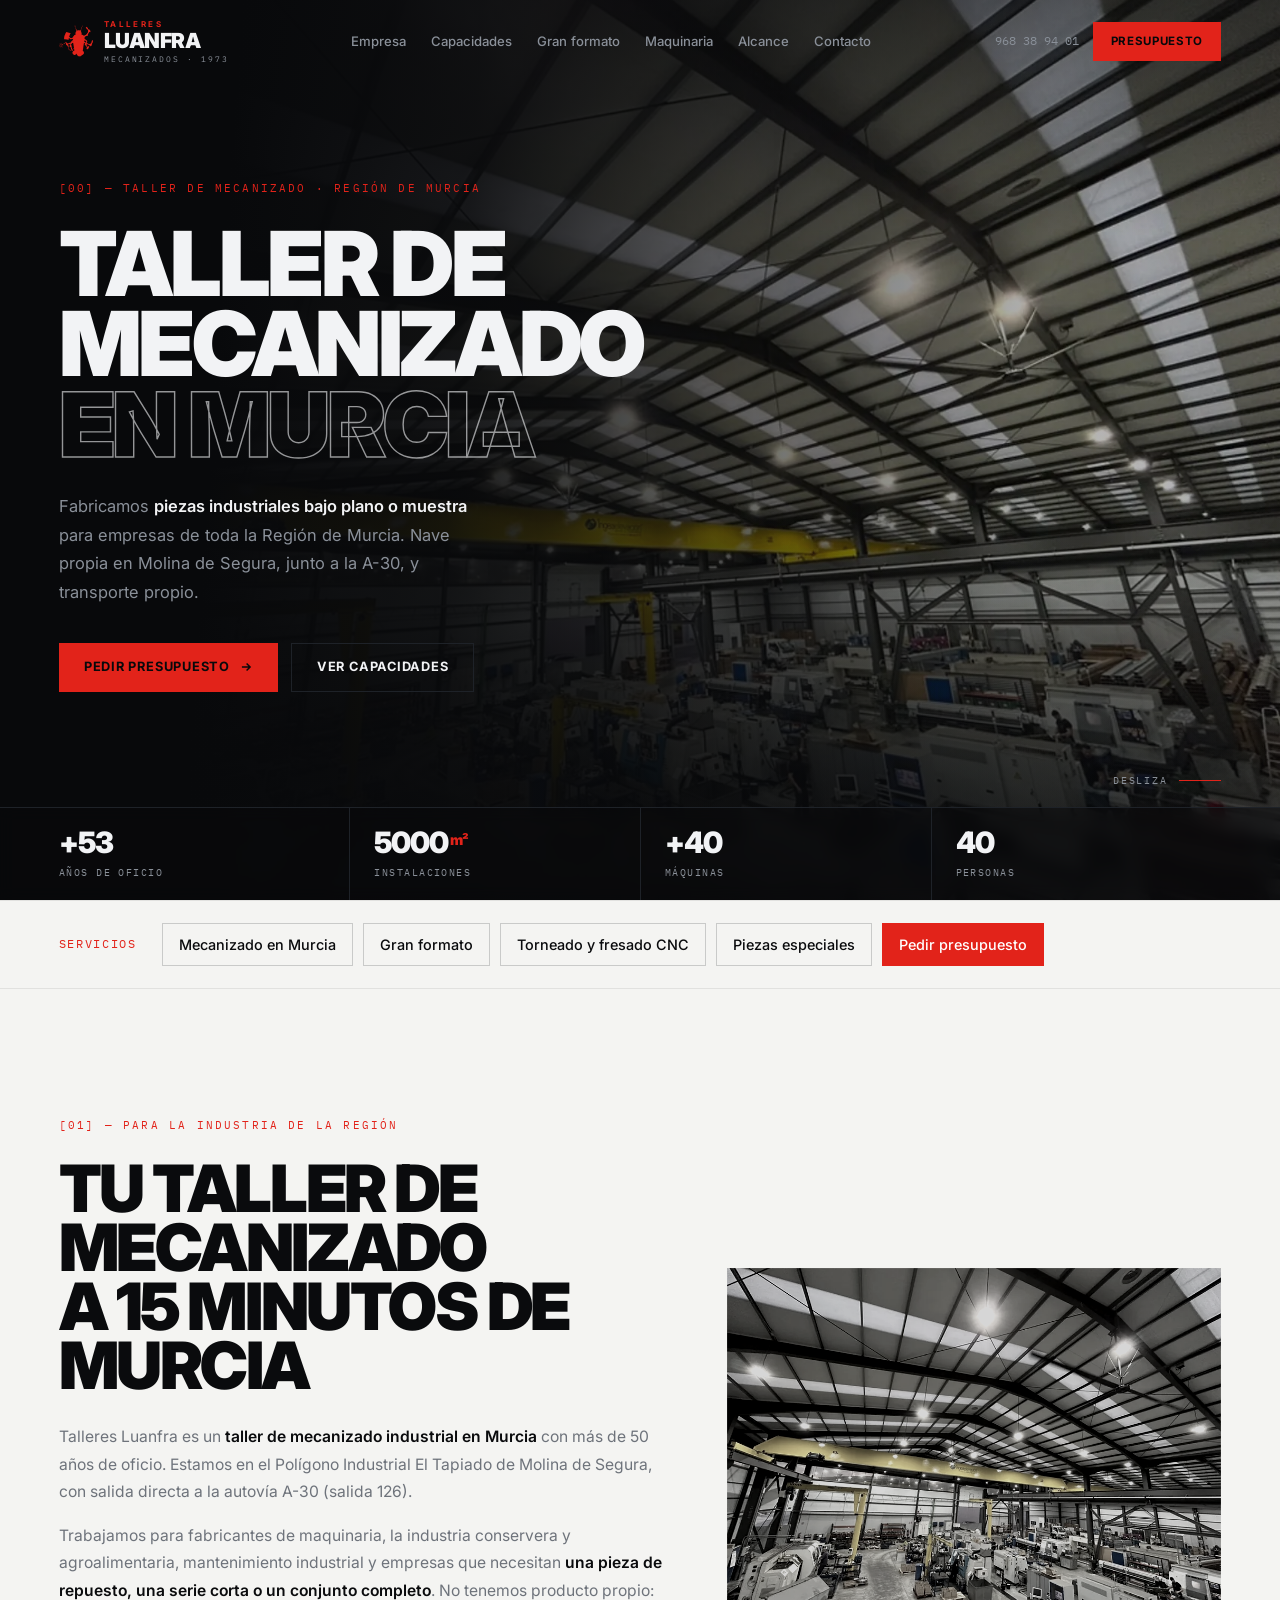
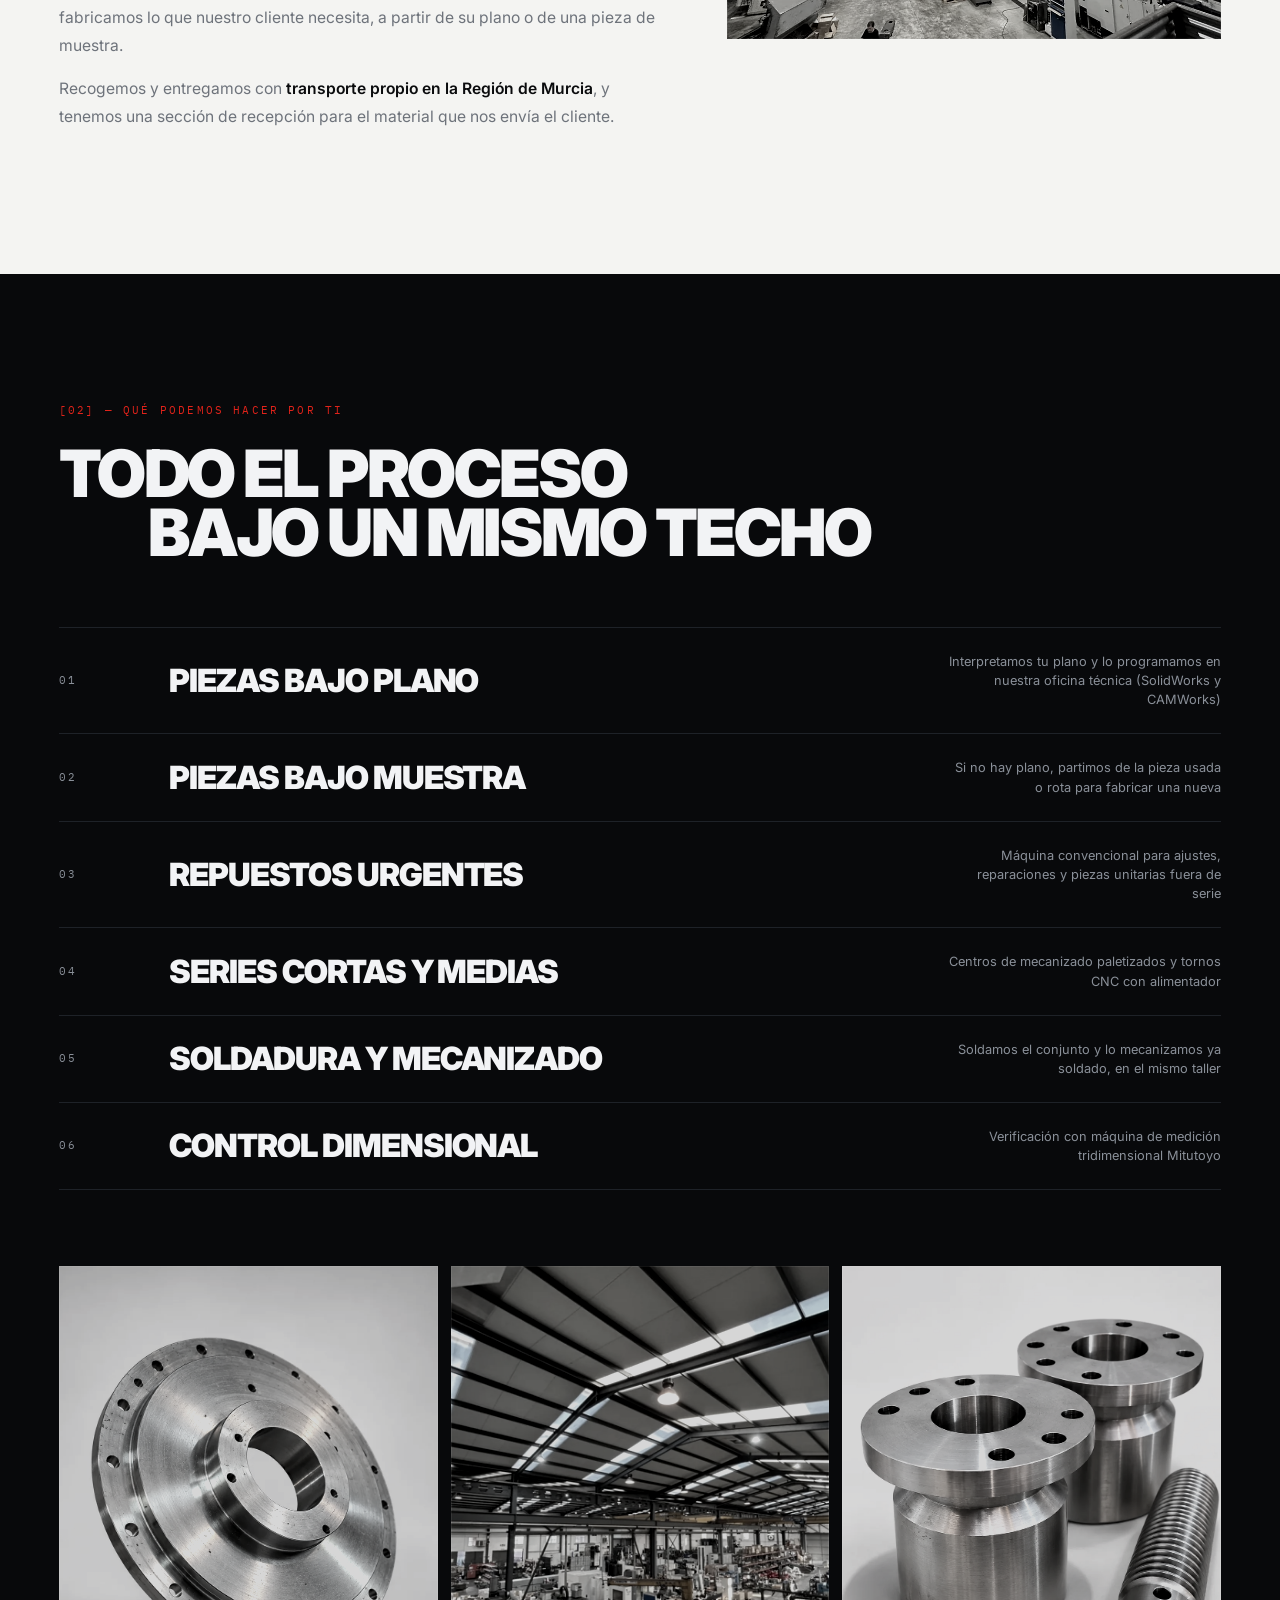
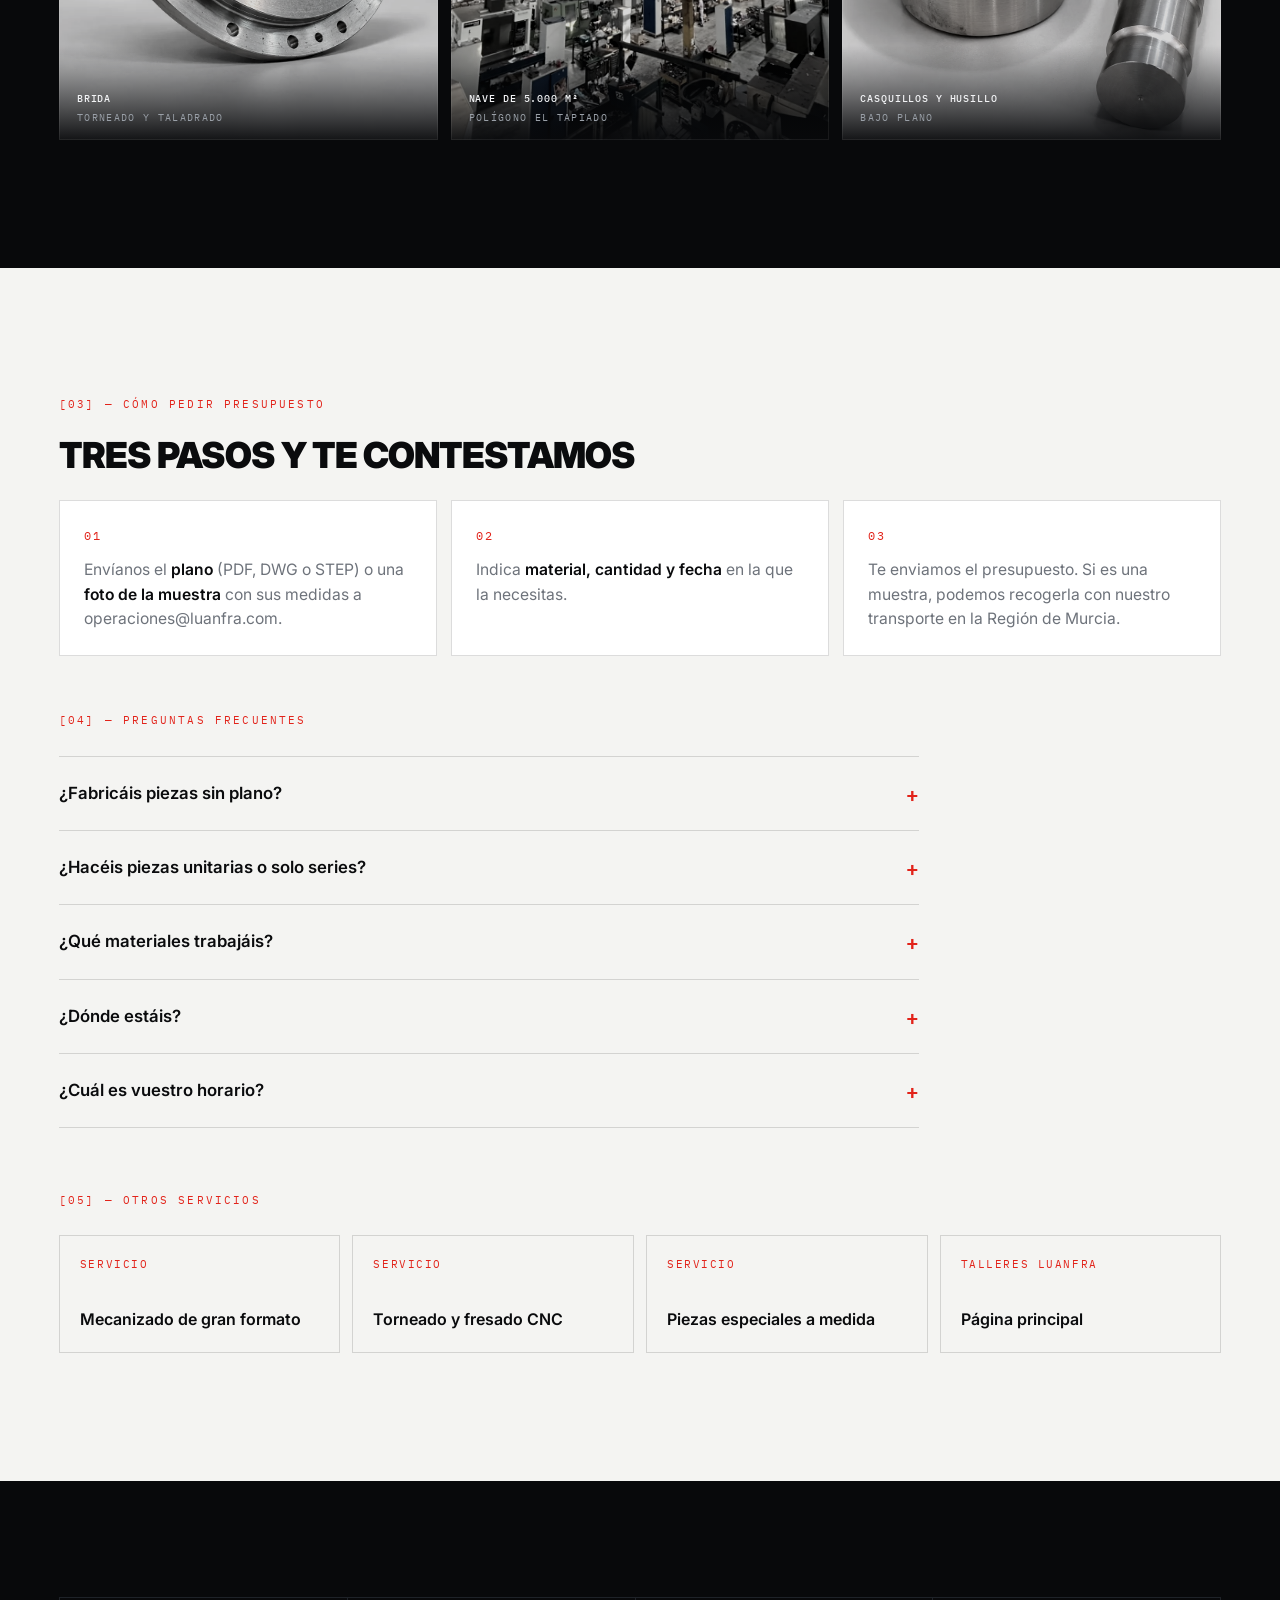
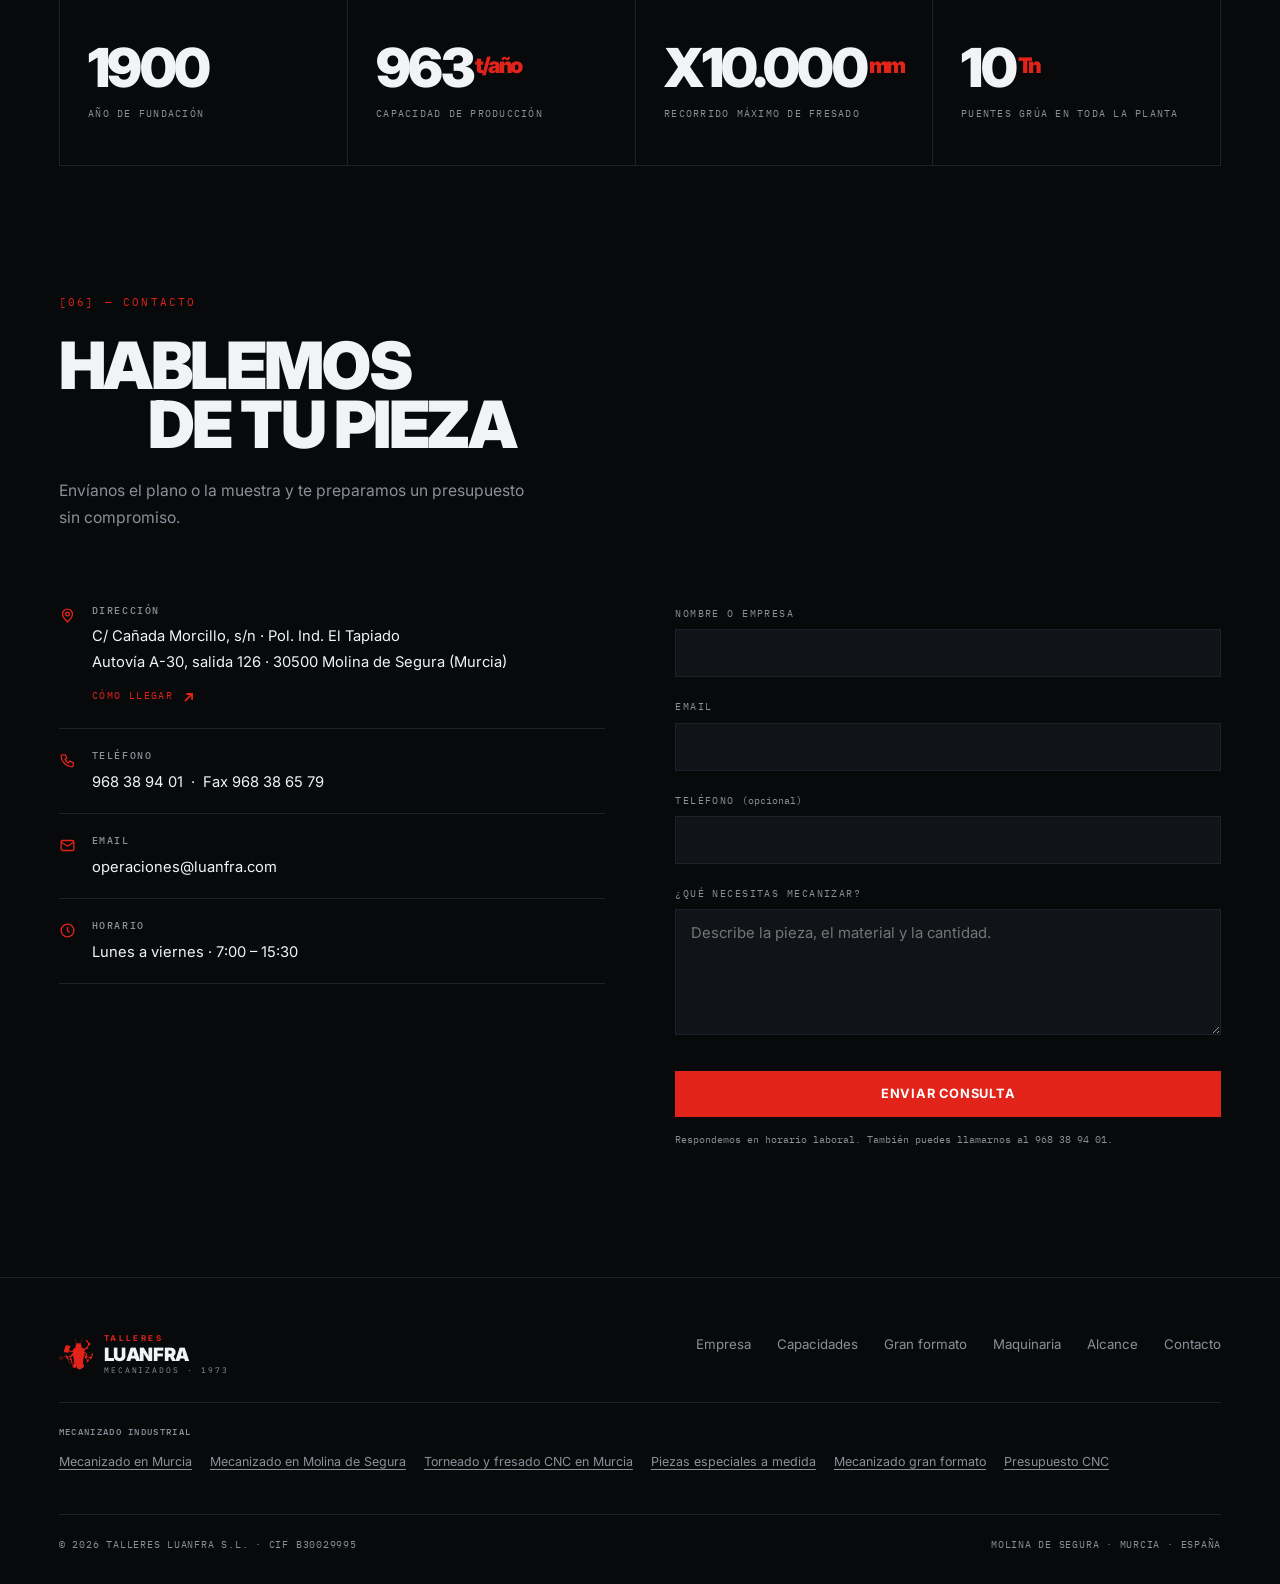
<file: mecanizado-murcia/index.html>
﻿<!DOCTYPE html>
<html lang="es">
<head>
<meta charset="UTF-8">
<meta name="viewport" content="width=device-width, initial-scale=1.0">
<title>Taller de mecanizado en Murcia | Talleres Luanfra, Molina de Segura</title>
<meta name="description" content="Taller de mecanizado industrial en Murcia desde 1973: piezas bajo plano o muestra, unitarias o en serie, con transporte propio en la Región. Molina de Segura. Tel. 968 38 94 01.">
<meta name="theme-color" content="#08090B">
<meta property="og:title" content="Taller de mecanizado en Murcia — Talleres Luanfra">
<meta property="og:description" content="Taller de mecanizado industrial en Murcia desde 1973: piezas bajo plano o muestra, unitarias o en serie, con transporte propio en la Región. Molina de Segura. Tel. 968 38 94 01.">
<meta property="og:type" content="website">
<link rel="icon" href="/favicon.ico" sizes="any">
<link rel="icon" type="image/png" sizes="96x96" href="/favicon-96.png">
<link rel="apple-touch-icon" sizes="180x180" href="/apple-touch-icon.png">
<link rel="manifest" href="/site.webmanifest">
<link rel="canonical" href="https://www.luanfra.com/mecanizado-murcia/">
<meta property="og:url" content="https://www.luanfra.com/mecanizado-murcia/">
<meta property="og:image" content="https://www.luanfra.com/og-image.jpg">
<meta property="og:image:width" content="1200">
<meta property="og:image:height" content="630">
<meta property="og:image:alt" content="Torneado de precisión en Talleres Luanfra">
<meta name="twitter:card" content="summary_large_image">
<meta name="twitter:image" content="https://www.luanfra.com/og-image.jpg">
<meta property="og:locale" content="es_ES">
<meta property="og:site_name" content="Talleres Luanfra S.L.">
<meta name="robots" content="index, follow, max-image-preview:large">
<meta name="geo.region" content="ES-MC">
<meta name="geo.placename" content="Molina de Segura">
<script type="application/ld+json">
{
  "@context": "https://schema.org",
  "@type": ["Organization","LocalBusiness","ProfessionalService"],
  "additionalType": "https://schema.org/ManufacturingBusiness",
  "sameAs": [
    "https://www.linkedin.com/company/talleres-luanfra-sl"
  ],
  "name": "Talleres Luanfra S.L.",
  "alternateName": "Luanfra",
  "url": "https://www.luanfra.com/",
  "logo": "https://www.luanfra.com/img/logo.png",
  "image": "https://www.luanfra.com/og-image.jpg",
  "description": "Mecanizado de precisión y fabricación de elementos de transmisión: piñones, engranajes de módulo, cremalleras, coronas, husillos y estrellas. Piezas de pequeño y gran tamaño bajo plano o muestra.",
  "foundingDate": "1973",
  "numberOfEmployees": {
    "@type": "QuantitativeValue",
    "value": 40
  },
  "address": {
    "@type": "PostalAddress",
    "streetAddress": "Calle Cañada Morcillo, s/n · Polígono Industrial El Tapiado",
    "addressLocality": "Molina de Segura",
    "addressRegion": "Murcia",
    "postalCode": "30500",
    "addressCountry": "ES"
  },
  "geo": {
    "@type": "GeoCoordinates",
    "latitude": 38.0548,
    "longitude": -1.2131
  },
  "telephone": "+34968389401",
  "faxNumber": "+34968386579",
  "email": "operaciones@luanfra.com",
  "openingHoursSpecification": [
    {
      "@type": "OpeningHoursSpecification",
      "dayOfWeek": [
        "Monday",
        "Tuesday",
        "Wednesday",
        "Thursday",
        "Friday"
      ],
      "opens": "07:00",
      "closes": "15:30"
    }
  ],
  "areaServed": [
    {
      "@type": "Country",
      "name": "España"
    },
    {
      "@type": "Country",
      "name": "Portugal"
    },
    {
      "@type": "Country",
      "name": "Andorra"
    },
    {
      "@type": "Country",
      "name": "Suiza"
    },
    {
      "@type": "Country",
      "name": "Alemania"
    },
    {
      "@type": "Country",
      "name": "Polonia"
    }
  ],
  "knowsAbout": [
    "Mecanizado CNC",
    "Fabricación de engranajes",
    "Piñones de cadena",
    "Cremalleras",
    "Coronas dentadas",
    "Torneado",
    "Fresado",
    "Piezas especiales a medida",
    "Soldadura"
  ],
  "hasOfferCatalog": {
    "@type": "OfferCatalog",
    "name": "Capacidades de mecanizado",
    "itemListElement": [
      {
        "@type": "Offer",
        "itemOffered": {
          "@type": "Service",
          "name": "Piñones"
        }
      },
      {
        "@type": "Offer",
        "itemOffered": {
          "@type": "Service",
          "name": "Engranajes de módulo"
        }
      },
      {
        "@type": "Offer",
        "itemOffered": {
          "@type": "Service",
          "name": "Cremalleras"
        }
      },
      {
        "@type": "Offer",
        "itemOffered": {
          "@type": "Service",
          "name": "Coronas"
        }
      },
      {
        "@type": "Offer",
        "itemOffered": {
          "@type": "Service",
          "name": "Husillos y estrellas"
        }
      },
      {
        "@type": "Offer",
        "itemOffered": {
          "@type": "Service",
          "name": "Acoplamientos"
        }
      },
      {
        "@type": "Offer",
        "itemOffered": {
          "@type": "Service",
          "name": "Piezas especiales a medida"
        }
      },
      {
        "@type": "Offer",
        "itemOffered": {
          "@type": "Service",
          "name": "Soldadura"
        }
      },
      {
        "@type": "Offer",
        "itemOffered": {
          "@type": "Service",
          "name": "Mecanizado general"
        }
      }
    ]
  }
}
</script>
<link rel="preconnect" href="https://fonts.googleapis.com">
<link rel="preconnect" href="https://fonts.gstatic.com" crossorigin>
<link href="https://fonts.googleapis.com/css2?family=Inter:wght@400;500;600;700;800;900&family=IBM+Plex+Mono:wght@400;500&display=swap" rel="stylesheet">
<style>
/* ============================================================
   TALLERES LUANFRA S.L.
   Ritmo cromático: negro → blanco → negro → blanco → ROJO → negro
   ============================================================ */
:root{
  --rojo:#E2231A;
  --rojo-fondo:#FA3B2B;
  --f:'Inter',-apple-system,BlinkMacSystemFont,'Segoe UI',sans-serif;
  --mono:'IBM Plex Mono',ui-monospace,monospace;
  --ancho:1340px;
  --pad:clamp(20px,4.6vw,60px);
}
*{margin:0;padding:0;box-sizing:border-box}
html{scroll-behavior:smooth;-webkit-text-size-adjust:100%;background:#08090B}
[id]{scroll-margin-top:86px}
body{font-family:var(--f);line-height:1.6;overflow-x:hidden;-webkit-font-smoothing:antialiased}
img,svg,canvas{display:block;max-width:100%}
a{color:inherit;text-decoration:none}
ul,ol{list-style:none}
button{font:inherit;cursor:pointer;border:0;background:none;color:inherit}
::selection{background:var(--rojo);color:#fff}

/* ---------- temas de sección ---------- */
.tema{background:var(--bg);color:var(--fg)}
.t-negro {--bg:#08090B;--fg:#F2F3F5;--sec:#8A9099;--rule:#1E2228;--acc:#E2231A;--panel:#101318}
.t-blanco{--bg:#F4F4F2;--fg:#0A0B0D;--sec:#6E737B;--rule:#DFDFDB;--acc:#E2231A;--panel:#EAEAE7}
.t-rojo  {--bg:var(--rojo-fondo);--fg:#0A0B0D;--sec:#7A170F;--rule:rgba(10,11,13,.26);--acc:#0A0B0D;--panel:rgba(10,11,13,.06)}

.wrap{max-width:var(--ancho);margin:0 auto;padding-left:var(--pad);padding-right:var(--pad)}
.sec{padding-top:clamp(76px,10vw,138px);padding-bottom:clamp(76px,10vw,138px)}

/* ---------- tipografía ---------- */
.h-xxl,.h-xl,.h-l{font-weight:900;letter-spacing:-0.038em;line-height:0.90;text-transform:uppercase}
.h-xxl{font-size:clamp(2.7rem,7vw,6.2rem)}
.h-xl{font-size:clamp(2.1rem,5.1vw,4.3rem)}
.h-l{font-size:clamp(1.5rem,2.8vw,2.3rem);letter-spacing:-0.028em}
.sangria{display:block;padding-left:clamp(0px,7vw,5.5em)}
.acc{color:var(--acc)}
.perfil{color:transparent;-webkit-text-stroke:1.4px #F2F3F5;opacity:.6}

.marca-sec{font-family:var(--mono);font-size:.68rem;letter-spacing:.2em;text-transform:uppercase;
  color:var(--acc);margin-bottom:26px;display:block}
.cuerpo{color:var(--sec);font-size:.98rem;line-height:1.75;max-width:40ch}
.cuerpo strong{color:var(--fg);font-weight:600}
.declara{font-size:clamp(1.15rem,2.2vw,1.72rem);line-height:1.42;letter-spacing:-0.018em;
  font-weight:500;color:var(--fg);max-width:30ch}
.declara + .declara{margin-top:1.15em}

/* insignia inline, guiño a la referencia */
.insignia{display:inline-flex;flex-direction:column;align-items:center;justify-content:center;
  border:1px solid currentColor;border-radius:50%;padding:.42em 1.15em;margin:0 .18em;
  font-family:var(--mono);font-size:.2em;letter-spacing:.14em;line-height:1.45;
  text-transform:uppercase;font-weight:400;vertical-align:.32em;white-space:nowrap;
  transition:background .3s,color .3s}
.insignia:hover{background:var(--acc);color:var(--bg);border-color:var(--acc)}

/* ---------- animaciones ---------- */
.rv{opacity:0;transform:translateY(28px);transition:opacity .85s cubic-bezier(.16,1,.3,1),transform .85s cubic-bezier(.16,1,.3,1)}
.rv.on{opacity:1;transform:none}
.rv.d1{transition-delay:.09s}.rv.d2{transition-delay:.18s}.rv.d3{transition-delay:.27s}
@media (prefers-reduced-motion:reduce){
  html{scroll-behavior:auto}
  .rv{opacity:1;transform:none;transition:none}
  .cinta-pista{animation:none!important}
  *{animation-duration:.001s!important;transition-duration:.05s!important}
}

/* ============================================================ NAV */
.nav{position:fixed;inset:0 0 auto 0;z-index:140;padding:20px 0;
  border-bottom:1px solid transparent;
  transition:background .45s,padding .4s,border-color .45s,color .45s;
  color:var(--nav-fg)}
.nav.fija{background:var(--nav-bg);backdrop-filter:blur(14px);padding:11px 0;border-color:var(--nav-rule)}
.nav-negro {--nav-fg:#F2F3F5;--nav-sec:#8A9099;--nav-bg:rgba(8,9,11,.9);--nav-rule:#1E2228;--nav-acc:#E2231A;--nav-inv:#08090B}
.nav-blanco{--nav-fg:#0A0B0D;--nav-sec:#6E737B;--nav-bg:rgba(244,244,242,.93);--nav-rule:#DFDFDB;--nav-acc:#E2231A;--nav-inv:#F4F4F2}
.nav-rojo  {--nav-fg:#0A0B0D;--nav-sec:#7A170F;--nav-bg:rgba(250,59,43,.94);--nav-rule:rgba(10,11,13,.22);--nav-acc:#0A0B0D;--nav-inv:var(--rojo-fondo)}
.nav-in{display:flex;align-items:center;justify-content:space-between;gap:22px}
.marca{display:flex;align-items:center;gap:11px}
/* El logotipo es una silueta usada como máscara CSS: el color lo pone
   el fondo, así cambia solo con el tema de cada sección. */
.marca-logo{display:block;width:34px;height:34px;flex-shrink:0;
  background:var(--nav-acc);transition:background .45s;
  -webkit-mask:url(/img/logo.png) center/contain no-repeat;
          mask:url(/img/logo.png) center/contain no-repeat}
.marca-txt{font-weight:900;font-size:1.3rem;letter-spacing:-0.025em;line-height:1}
.marca-txt .sup{display:block;font-size:.5rem;font-weight:700;font-style:normal;
  letter-spacing:.3em;color:var(--nav-acc);margin-bottom:3px;text-transform:uppercase;
  transition:color .45s}
.marca-txt small{display:block;font-family:var(--mono);font-weight:400;font-size:.5rem;
  letter-spacing:.24em;color:var(--nav-sec);margin-top:3px;transition:color .45s}
.menu{display:flex;gap:25px;align-items:center}
.menu a{font-size:.82rem;font-weight:500;color:var(--nav-sec);position:relative;padding:6px 0;transition:color .25s}
.menu a::after{content:'';position:absolute;left:0;bottom:0;width:0;height:2px;background:var(--nav-acc);
  transition:width .3s cubic-bezier(.16,1,.3,1)}
.menu a:hover{color:var(--nav-fg)}
.menu a:hover::after{width:100%}
.nav-acc{display:flex;align-items:center;gap:14px}
.tel{font-family:var(--mono);font-size:.78rem;color:var(--nav-sec);transition:color .25s}
.tel:hover{color:var(--nav-fg)}
.btn{display:inline-flex;align-items:center;justify-content:center;gap:9px;
  font-weight:700;font-size:.8rem;letter-spacing:.06em;text-transform:uppercase;
  padding:13px 25px;transition:background .28s,color .28s,transform .2s,border-color .28s;white-space:nowrap}
.btn-acc{background:var(--nav-acc,var(--acc));color:var(--nav-inv,var(--bg))}
.btn-acc:hover{transform:translateY(-2px);opacity:.88}
.btn-linea{border:1px solid var(--rule);color:var(--fg)}
.btn-linea:hover{background:var(--fg);color:var(--bg);border-color:var(--fg)}
.btn-sm{padding:10px 18px;font-size:.72rem}
.burger{display:none;padding:8px;margin:-8px}
.burger span{display:block;width:23px;height:2px;background:var(--nav-fg);margin:5px 0;transition:transform .3s,opacity .3s}
.burger.x span:nth-child(1){transform:translateY(7px) rotate(45deg)}
.burger.x span:nth-child(2){opacity:0}
.burger.x span:nth-child(3){transform:translateY(-7px) rotate(-45deg)}

/* ============================================================ HERO */
.hero{position:relative;min-height:100svh;display:flex;align-items:center;overflow:hidden;isolation:isolate}
/* Fotografía real del taller ocupando el panel derecho. Imagen fija:
   sin animación ni librerías 3D. El degradado la funde con el negro. */
.hero-maquina{position:absolute;inset:0;z-index:0}
.hero-maquina picture{display:block;width:100%;height:100%}
.hero-maquina img{width:100%;height:100%;object-fit:cover;object-position:62% 50%}
.hero::after{content:'';position:absolute;inset:0;z-index:1;pointer-events:none;
  background:linear-gradient(94deg,#08090B 18%,rgba(8,9,11,.93) 36%,rgba(8,9,11,.62) 56%,rgba(8,9,11,.3) 80%),
             radial-gradient(130% 95% at 50% 106%,rgba(8,9,11,.9),transparent 55%),
             linear-gradient(rgba(8,9,11,.5) 0%,transparent 26%,transparent 54%,rgba(8,9,11,.8))}
.hero-in{position:relative;z-index:2;width:100%;padding-top:118px;padding-bottom:146px}
.hero h1{margin:24px 0 26px;max-width:17ch}
.hero .cuerpo{max-width:42ch;font-size:1.03rem}
.hero-ctas{display:flex;gap:13px;flex-wrap:wrap;margin-top:36px}
.barra{position:absolute;left:0;right:0;bottom:0;z-index:3;
  border-top:1px solid var(--rule);background:rgba(8,9,11,.5);backdrop-filter:blur(8px)}
.barra-in{display:grid;grid-template-columns:repeat(4,1fr)}
.dato{padding:20px 0 20px 24px;border-left:1px solid var(--rule)}
.dato:first-child{border-left:0;padding-left:0}
.dato b{display:block;font-weight:900;font-size:clamp(1.4rem,2.3vw,2rem);letter-spacing:-0.035em;line-height:1}
.dato b em{font-style:normal;color:var(--acc);font-size:.48em;vertical-align:.55em;margin-left:2px}
.dato span{font-family:var(--mono);font-size:.6rem;letter-spacing:.15em;text-transform:uppercase;
  color:var(--sec);display:block;margin-top:7px}
.pista{position:absolute;right:var(--pad);bottom:112px;z-index:4;display:flex;align-items:center;gap:11px;
  font-family:var(--mono);font-size:.6rem;letter-spacing:.2em;color:var(--sec);transition:opacity .4s}
.pista.off{opacity:0}
.pista i{display:block;width:42px;height:1px;background:currentColor;position:relative;overflow:hidden}
.pista i::after{content:'';position:absolute;inset:0;background:var(--acc);animation:corre 2s ease-in-out infinite}
@keyframes corre{0%{transform:translateX(-100%)}60%,100%{transform:translateX(100%)}}

/* ============================================================ CINTA */
.cinta{overflow:hidden;padding:14px 0;border-bottom:1px solid var(--rule);position:relative;z-index:5}
.cinta-pista{display:flex;width:max-content;animation:desliza 46s linear infinite}
.cinta:hover .cinta-pista{animation-play-state:paused}
.cinta-item{display:flex;align-items:center;gap:28px;padding-right:28px;white-space:nowrap;
  font-weight:800;font-size:.9rem;letter-spacing:.07em;text-transform:uppercase}
.cinta-item::after{content:'';width:5px;height:5px;background:var(--acc);transform:rotate(45deg);flex-shrink:0}
@keyframes desliza{to{transform:translateX(-50%)}}

/* ============================================================ EMPRESA (blanco) */
.declara-fila{display:grid;grid-template-columns:minmax(0,.9fr) minmax(0,1.35fr);gap:clamp(30px,5vw,80px);
  align-items:start}
.stats{display:grid;grid-template-columns:repeat(3,1fr);gap:0;margin-top:clamp(56px,7vw,96px);
  border-top:1px solid var(--rule)}
.stat{padding:34px 30px 0 0;border-left:1px solid var(--rule);padding-left:30px}
.stat:first-child{border-left:0;padding-left:0}
.stat b{display:block;font-weight:900;font-size:clamp(2.4rem,5.2vw,4.2rem);letter-spacing:-0.05em;line-height:.92}
.stat b em{font-style:normal;font-size:.4em;vertical-align:.62em;color:var(--acc);margin-left:2px}
.stat .et{font-family:var(--mono);font-size:.6rem;letter-spacing:.14em;text-transform:uppercase;
  color:var(--acc);display:block;margin-top:14px}
.stat p{font-size:.84rem;color:var(--sec);margin-top:16px;line-height:1.6;max-width:26ch}

/* ============================================================ FOTOGRAFÍA */
.foto{position:relative;overflow:hidden;background:var(--panel);display:block}
.foto picture,.banda picture{display:block;width:100%;height:100%}
.foto img{width:100%;height:100%;object-fit:cover;display:block;
  filter:grayscale(.76) contrast(1.15) brightness(.84);transform:scale(1.015);
  transition:filter .85s cubic-bezier(.16,1,.3,1),transform 1.2s cubic-bezier(.16,1,.3,1)}
.foto:hover img{filter:grayscale(0) contrast(1.03) brightness(.98);transform:scale(1.05)}
.foto figcaption{position:absolute;left:0;right:0;bottom:0;padding:46px 18px 15px;
  background:linear-gradient(transparent,rgba(8,9,11,.94));pointer-events:none;
  font-family:var(--mono);font-size:.6rem;letter-spacing:.14em;text-transform:uppercase;color:#9AA0A8}
.foto figcaption b{color:#F2F3F5;font-weight:500;display:block;margin-bottom:3px;letter-spacing:.09em}
.foto::after{content:'';position:absolute;inset:0;border:1px solid rgba(255,255,255,.07);pointer-events:none}

.banda{position:relative;height:min(74svh,580px);overflow:hidden}
.banda img{width:100%;height:116%;object-fit:cover;filter:grayscale(.84) contrast(1.2) brightness(.48);will-change:transform}
.banda::after{content:'';position:absolute;inset:0;
  background:linear-gradient(92deg,rgba(8,9,11,.95) 5%,rgba(8,9,11,.6) 44%,rgba(8,9,11,.22) 80%),
             linear-gradient(transparent 58%,rgba(8,9,11,.88))}
.banda-txt{position:absolute;inset:0;z-index:2;display:flex;align-items:center;color:#F2F3F5}
.banda-txt .h-xl{max-width:14ch}
.banda-txt p{margin-top:18px;max-width:40ch;color:#9AA0A8;font-size:.95rem;line-height:1.7}

.piezas{display:grid;grid-template-columns:repeat(3,1fr);gap:13px;margin-top:clamp(46px,6vw,76px)}
.piezas .foto{aspect-ratio:4/5}
.galeria{display:grid;grid-template-columns:repeat(4,1fr);gap:13px;margin-top:20px}
.galeria .foto{aspect-ratio:4/5}
.planta{display:grid;grid-template-columns:repeat(2,1fr);gap:13px}
.planta .foto{aspect-ratio:16/10}

/* ============================================================ CAPACIDADES */
.caps{border-top:1px solid var(--rule)}
.cap{display:grid;grid-template-columns:88px 1fr auto;gap:22px;align-items:center;
  padding:24px 0;border-bottom:1px solid var(--rule);position:relative;
  transition:padding-left .4s cubic-bezier(.16,1,.3,1)}
.cap::before{content:'';position:absolute;left:0;top:0;bottom:0;width:0;background:var(--acc);
  transition:width .4s cubic-bezier(.16,1,.3,1)}
.cap:hover{padding-left:24px}
.cap:hover::before{width:4px}
.cap-num{font-family:var(--mono);font-size:.7rem;letter-spacing:.15em;color:var(--sec);transition:color .3s}
.cap:hover .cap-num{color:var(--acc)}
.cap-nom{font-weight:900;font-size:clamp(1.3rem,2.5vw,2rem);letter-spacing:-0.032em;text-transform:uppercase;line-height:1}
.cap-det{font-size:.8rem;color:var(--sec);text-align:right;max-width:34ch;line-height:1.5}
.chips{display:flex;flex-wrap:wrap;gap:11px;margin-top:26px}
.chip{font-family:var(--mono);font-size:.76rem;letter-spacing:.04em;border:1px solid var(--rule);
  padding:10px 20px;color:var(--sec);transition:all .3s}
.chip:hover{border-color:var(--acc);color:var(--fg)}

/* ============================================================ GRAN FORMATO */
.gf-grid{display:grid;grid-template-columns:1fr 1.02fr;gap:clamp(30px,4.5vw,68px);align-items:center}
.gf-fotos{display:grid;grid-template-columns:repeat(2,1fr);gap:13px}
.gf-fotos .foto{aspect-ratio:3/4}
.gf-lista{margin-top:28px;border-top:1px solid var(--rule)}
.gf-lista li{display:flex;gap:15px;align-items:baseline;padding:13px 0;border-bottom:1px solid var(--rule);
  font-size:.89rem;color:var(--sec)}
.gf-lista li::before{content:'';width:6px;height:6px;background:var(--acc);flex-shrink:0;transform:rotate(45deg)}
.gf-lista b{color:var(--fg);font-weight:600}

/* ============================================================ MAQUINARIA */
.maq-grid{display:grid;grid-template-columns:repeat(3,1fr);gap:1px;background:var(--rule);
  border:1px solid var(--rule);margin-bottom:clamp(40px,5vw,64px)}
.ficha{background:var(--bg);padding:30px 26px;min-height:182px;display:flex;flex-direction:column;
  transition:background .35s;position:relative}
.ficha:hover{background:var(--panel)}
.ficha .n{font-family:var(--mono);font-size:.62rem;letter-spacing:.15em;color:var(--acc);margin-bottom:18px}
.ficha h3{font-weight:800;font-size:1.08rem;line-height:1.25;margin-bottom:9px}
.ficha p{font-size:.82rem;color:var(--sec);line-height:1.6;margin-top:auto}
.ficha .cant{position:absolute;top:24px;right:24px;font-weight:900;font-size:1.9rem;
  letter-spacing:-0.045em;color:var(--rule);transition:color .35s}
.ficha:hover .cant{color:var(--acc)}

/* ============================================================ MAPA (rojo) */
.alcance-grid{display:grid;grid-template-columns:minmax(0,1fr) minmax(240px,300px);
  gap:clamp(28px,4vw,64px);align-items:start;margin-top:clamp(28px,3.5vw,44px)}
.mapa-euro{max-height:62vh;display:flex}
.mapa-svg{width:100%;height:auto;max-height:62vh;overflow:visible}
.mapa-svg .pais{fill:none;stroke:#0A0B0D;stroke-width:1;opacity:.34}
.mapa-svg .espana{fill:rgba(10,11,13,.12);stroke:#0A0B0D;stroke-width:2.4;stroke-linejoin:round}
.mapa-svg .punto{fill:#0A0B0D;transition:r .25s ease}
.mapa-svg .punto.int{stroke:var(--bg);stroke-width:2}
.mapa-svg .sede{fill:#0A0B0D;stroke:var(--bg);stroke-width:2.5}
.mapa-svg .halo{fill:#0A0B0D;opacity:.22;transform-origin:center;transform-box:fill-box}
.tema.on .mapa-svg .halo{animation:latido 2.8s ease-out infinite}
@keyframes latido{0%{transform:scale(.5);opacity:.42}70%,100%{transform:scale(3);opacity:0}}
/* al señalar una ciudad del listado, su punto crece en el mapa */
.mapa-svg circle.resalta{r:11;filter:drop-shadow(0 0 6px rgba(10,11,13,.5))}

.destinos{display:grid;gap:26px}
.dest-bloque{border-top:1px solid var(--rule);padding-top:14px}
.dest-tit{display:flex;align-items:center;gap:9px;
  font-family:var(--mono);font-size:.64rem;letter-spacing:.14em;text-transform:uppercase;
  color:var(--fg);margin-bottom:12px}
.dest-tit .pt{width:9px;height:9px;border-radius:50%;background:#0A0B0D;flex-shrink:0}
.dest-tit .pt.nac{width:7px;height:7px;opacity:.65}
.dest-tit .pt.sede{width:12px;height:12px;box-shadow:0 0 0 3px rgba(10,11,13,.2)}
.dest-lista{display:grid;gap:3px}
.dest-lista.col2{grid-template-columns:1fr 1fr;gap:3px 16px}
.dest-lista li{font-family:var(--mono);font-size:.7rem;letter-spacing:.04em;color:var(--sec);
  cursor:default;transition:color .2s,transform .2s;outline:none}
.dest-lista li:hover,.dest-lista li:focus{color:var(--fg);transform:translateX(3px)}
.dest-lista li.es-sede{color:var(--fg);font-weight:500;font-size:.78rem}

@media(max-width:960px){
  .alcance-grid{grid-template-columns:1fr;gap:34px}
  .mapa-euro,.mapa-svg{max-height:none}
  .dest-lista.col2{grid-template-columns:repeat(auto-fill,minmax(108px,1fr))}
}


/* ============================================================ CIFRAS / CONTACTO */
.cifras-grid{display:grid;grid-template-columns:repeat(4,1fr);gap:1px;background:var(--rule);
  border:1px solid var(--rule)}
.cifra{background:var(--bg);padding:clamp(28px,3.6vw,44px) clamp(18px,2.2vw,32px)}
.cifra b{display:block;font-weight:900;font-size:clamp(2rem,4.2vw,3.4rem);letter-spacing:-0.048em;line-height:.95}
.cifra b em{font-style:normal;font-size:.4em;color:var(--acc);vertical-align:.62em;margin-left:3px}
.cifra span{font-family:var(--mono);font-size:.6rem;letter-spacing:.13em;text-transform:uppercase;
  color:var(--sec);display:block;margin-top:13px}
.cont-grid{display:grid;grid-template-columns:1fr 1fr;gap:clamp(38px,5.5vw,84px);margin-top:52px}
.datos li{display:flex;gap:16px;padding:19px 0;border-bottom:1px solid var(--rule);align-items:flex-start}
.datos svg{width:17px;height:17px;color:var(--acc);flex-shrink:0;margin-top:4px}
.datos b{display:block;font-family:var(--mono);font-size:.6rem;letter-spacing:.16em;text-transform:uppercase;
  color:var(--sec);margin-bottom:5px;font-weight:500}
.datos a,.datos span{font-size:.92rem}
.datos a{transition:color .25s}
.datos a:hover{color:var(--acc)}
.datos .ir{display:inline-flex;align-items:center;gap:7px;margin-top:11px;
  font-family:var(--mono);font-size:.62rem;letter-spacing:.14em;text-transform:uppercase;
  color:var(--acc);border-bottom:1px solid transparent;padding-bottom:2px;transition:border-color .25s}
.datos .ir:hover{border-color:var(--acc)}
.form label{display:block;font-family:var(--mono);font-size:.6rem;letter-spacing:.15em;text-transform:uppercase;
  color:var(--sec);margin:22px 0 8px}
.form input,.form textarea{width:100%;background:var(--panel);border:1px solid var(--rule);color:var(--fg);
  padding:14px 15px;font-family:var(--f);font-size:.93rem;transition:border-color .25s}
.form input:focus,.form textarea:focus{outline:none;border-color:var(--acc)}
.form textarea{min-height:126px;resize:vertical}
.form .btn{margin-top:28px;width:100%;background:var(--acc);color:#fff}
.nota{font-family:var(--mono);font-size:.6rem;color:var(--sec);margin-top:15px;line-height:1.7}
.aviso{margin-top:17px;padding:12px 15px;border:1px solid var(--acc);font-size:.84rem;color:var(--fg);display:none}
.aviso.ver{display:block}
.aviso.bien{border-color:#2E9E5B;color:#8FE0AC}
.form button[disabled]{opacity:.6;cursor:progress}

footer{padding:56px 0 32px;border-top:1px solid var(--rule)}
.pie{display:flex;justify-content:space-between;gap:34px;flex-wrap:wrap;align-items:flex-start}
.pie-nav{display:flex;gap:26px;flex-wrap:wrap}
.pie-nav a{font-size:.83rem;color:var(--sec);transition:color .25s}
.pie-nav a:hover{color:var(--fg)}
.legal{margin-top:42px;padding-top:22px;border-top:1px solid var(--rule);display:flex;
  justify-content:space-between;gap:15px;flex-wrap:wrap;
  font-family:var(--mono);font-size:.6rem;letter-spacing:.08em;color:var(--sec)}
.pie-seo{margin-top:28px;padding-top:22px;border-top:1px solid var(--rule)}
.pie-seo b{display:block;font-family:var(--mono);font-size:.58rem;letter-spacing:.14em;text-transform:uppercase;color:var(--sec);margin-bottom:12px;font-weight:500}
.pie-seo-links{display:flex;flex-wrap:wrap;gap:8px 18px}
.pie-seo-links a{font-size:.78rem;color:var(--sec);text-decoration:underline;text-underline-offset:3px;transition:color .25s}
.pie-seo-links a:hover{color:var(--fg)}



/* ============================================================ RESPONSIVE */
@media(max-width:1100px){
  .declara-fila{grid-template-columns:1fr;gap:34px}
  .maq-grid{grid-template-columns:repeat(2,1fr)}
  .maq-grid .ficha:last-child{grid-column:1/-1}
  .galeria{grid-template-columns:repeat(2,1fr)}
  .gf-grid{grid-template-columns:1fr}
  .cifras-grid{grid-template-columns:repeat(2,1fr)}
  .cap{grid-template-columns:64px 1fr;gap:16px}
  .cap-det{display:none}
}
@media(max-width:860px){
  .menu{position:fixed;inset:0 0 auto 0;flex-direction:column;align-items:flex-start;
    background:var(--nav-bg);backdrop-filter:blur(16px);padding:94px var(--pad) 38px;gap:4px;
    transform:translateY(-101%);transition:transform .45s cubic-bezier(.16,1,.3,1);
    border-bottom:1px solid var(--nav-rule)}
  .menu.abierto{transform:none}
  .menu a{font-size:1.5rem;font-weight:800;letter-spacing:-0.025em;color:var(--nav-fg);
    padding:10px 0;text-transform:uppercase}
  .burger{display:block;z-index:2}
  .tel,.nav-acc .btn{display:none}
  .barra-in{grid-template-columns:repeat(2,1fr)}
  .dato{padding:15px 0 15px 16px}
  .dato:nth-child(odd){border-left:0;padding-left:0}
  .dato:nth-child(n+3){border-top:1px solid var(--rule)}
  .hero-in{padding-bottom:184px}
  .hero-maquina img{opacity:.5;object-position:58% 50%}
  .pista{display:none}
  .stats{grid-template-columns:1fr}
  .stat{border-left:0;padding-left:0;border-top:1px solid var(--rule);padding-top:26px;margin-top:8px}
  .stat:first-child{border-top:0;margin-top:0}
  .cont-grid{grid-template-columns:1fr}
  .planta{grid-template-columns:1fr}
  .banda{height:min(60svh,420px)}
  .sangria{padding-left:0}
}
@media(max-width:560px){
  .piezas{grid-template-columns:1fr 1fr}
  .piezas .foto:first-child{grid-column:1/-1;aspect-ratio:4/3}
  .maq-grid,.cifras-grid{grid-template-columns:1fr}

}

/* Franja de servicios (2026-11-16) */
#seo-servicios{border-top:1px solid rgba(0,0,0,.08);border-bottom:1px solid rgba(0,0,0,.08)}
.srv{display:flex;flex-wrap:wrap;align-items:center;gap:14px 26px;padding-top:22px;padding-bottom:22px}
.srv-et{font-family:var(--mono, ui-monospace, monospace);font-size:.72rem;letter-spacing:.14em;text-transform:uppercase;color:#E2231A}
.srv-lista{display:flex;flex-wrap:wrap;gap:10px}
.srv-lista a{display:inline-block;padding:9px 16px;border:1px solid rgba(10,11,13,.18);font-size:.9rem;font-weight:500;color:#0A0B0D;text-decoration:none;transition:border-color .2s,background .2s,color .2s}
.srv-lista a:hover{border-color:#0A0B0D;background:#0A0B0D;color:#F2F3F5}
.srv-lista a.srv-acc{background:#E2231A;border-color:#E2231A;color:#fff}
.srv-lista a.srv-acc:hover{background:#B81A13;border-color:#B81A13}
</style>
<style>
/* Paginas de servicio (2026-11-16) */
.sv-dos{display:grid;grid-template-columns:minmax(0,1.1fr) minmax(0,.9fr);gap:clamp(32px,5vw,80px);align-items:center}
.sv-dos .foto{margin:0}
.sv-dos .foto img{width:100%;aspect-ratio:4/3;object-fit:cover;display:block}
.sv-dos .foto.vertical img{aspect-ratio:4/5;max-height:640px}
.sv-pasos{list-style:none;padding:0;margin:0 0 56px;display:grid;grid-template-columns:repeat(3,minmax(0,1fr));gap:14px;counter-reset:paso}
.sv-pasos li{max-width:none;overflow-wrap:anywhere;counter-increment:paso;border:1px solid rgba(10,11,13,.14);padding:26px 24px 24px;background:#fff;line-height:1.55}
.sv-pasos li::before{content:"0" counter(paso);display:block;font-family:var(--mono);font-size:.72rem;letter-spacing:.16em;color:#E2231A;margin-bottom:14px}
.sv-faq details{border-top:1px solid rgba(10,11,13,.14);padding:0}
.sv-faq details:last-child{border-bottom:1px solid rgba(10,11,13,.14)}
.sv-faq summary{list-style:none;cursor:pointer;display:flex;justify-content:space-between;align-items:center;gap:20px;padding:20px 0;font-weight:600;font-size:1.05rem}
.sv-faq summary::-webkit-details-marker{display:none}
.sv-faq summary::after{content:"+";font-family:var(--mono);font-size:1.3rem;color:#E2231A;transition:transform .2s}
.sv-faq details[open] summary::after{transform:rotate(45deg)}
.sv-faq details p{margin:0 0 22px;max-width:68ch}
.sv-otras{display:grid;grid-template-columns:repeat(4,minmax(0,1fr));gap:12px;margin-top:18px}
.sv-otras a{display:flex;flex-direction:column;justify-content:space-between;min-height:118px;padding:20px;border:1px solid rgba(10,11,13,.14);color:#0A0B0D;text-decoration:none;font-weight:600;transition:background .2s,color .2s,border-color .2s}
.sv-otras a span{font-family:var(--mono);font-size:.7rem;letter-spacing:.14em;text-transform:uppercase;color:#E2231A;font-weight:400}
.sv-otras a:hover{background:#0A0B0D;color:#F2F3F5;border-color:#0A0B0D}
@media (max-width:860px){.sv-dos{grid-template-columns:1fr}.sv-pasos{grid-template-columns:1fr}.sv-otras{grid-template-columns:repeat(2,minmax(0,1fr))}}
</style>
<script type="application/ld+json">
{
 "@context": "https://schema.org",
 "@type": "FAQPage",
 "mainEntity": [
  {
   "@type": "Question",
   "name": "¿Fabricáis piezas sin plano?",
   "acceptedAnswer": {
    "@type": "Answer",
    "text": "Sí. Con una pieza de muestra, aunque esté desgastada o rota, tomamos medidas y fabricamos una nueva."
   }
  },
  {
   "@type": "Question",
   "name": "¿Hacéis piezas unitarias o solo series?",
   "acceptedAnswer": {
    "@type": "Answer",
    "text": "Las dos cosas. Tenemos máquina convencional para piezas unitarias y reparaciones, y máquinas CNC para series."
   }
  },
  {
   "@type": "Question",
   "name": "¿Qué materiales trabajáis?",
   "acceptedAnswer": {
    "@type": "Answer",
    "text": "Aceros, aceros especiales, aluminios, bronces, fundiciones y poliamidas."
   }
  },
  {
   "@type": "Question",
   "name": "¿Dónde estáis?",
   "acceptedAnswer": {
    "@type": "Answer",
    "text": "En C/ Cañada Morcillo, s/n, Polígono Industrial El Tapiado, 30500 Molina de Segura (Murcia). Autovía A-30, salida 126."
   }
  },
  {
   "@type": "Question",
   "name": "¿Cuál es vuestro horario?",
   "acceptedAnswer": {
    "@type": "Answer",
    "text": "De lunes a viernes, de 7:00 a 15:30. Teléfono 968 38 94 01."
   }
  }
 ]
}
</script>
</head>
<body>

<!-- ============ NAV ============ -->
<nav class="nav nav-negro" id="nav">
  <div class="wrap nav-in">
    <a class="marca" href="/" aria-label="Talleres Luanfra — inicio">
      <i class="marca-logo" aria-hidden="true"></i>
      <span class="marca-txt"><i class="sup">Talleres</i>LUANFRA<small>MECANIZADOS · 1973</small></span>
    </a>
    <div class="menu" id="menu">
      <a href="/#empresa">Empresa</a>
      <a href="#capacidades">Capacidades</a>
      <a href="/#granformato">Gran formato</a>
      <a href="/#maquinaria">Maquinaria</a>
      <a href="/#alcance">Alcance</a>
      <a href="#contacto">Contacto</a>
    </div>
    <div class="nav-acc">
      <a class="tel" href="tel:+34968389401">968 38 94 01</a>
      <a class="btn btn-acc btn-sm" href="#contacto">Presupuesto</a>
      <button class="burger" id="burger" aria-label="Menú" aria-expanded="false" aria-controls="menu">
        <span></span><span></span><span></span>
      </button>
    </div>
  </div>
</nav>

<!-- ============ HERO (negro) ============ -->
<header class="hero tema t-negro" id="top" data-tema="negro">
  <div class="hero-maquina" aria-hidden="true">
    <picture><source srcset="/img/nave-panoramica.webp" type="image/webp">
      <img src="/img/nave-panoramica.jpg" alt="" width="2000" height="1267" fetchpriority="high" decoding="async"></picture>
  </div>
  <div class="wrap hero-in">
    <span class="marca-sec">[00] — Taller de mecanizado · Región de Murcia</span>
    <h1 class="h-xxl">Taller de<br>mecanizado<br><span class="perfil">en Murcia</span></h1>
    <p class="cuerpo">Fabricamos <strong>piezas industriales bajo plano o muestra</strong> para empresas de toda la Región de Murcia. Nave propia en Molina de Segura, junto a la A-30, y transporte propio.</p>
    <div class="hero-ctas">
      <a class="btn btn-acc" href="#contacto">Pedir presupuesto
        <svg width="14" height="14" viewBox="0 0 24 24" fill="none" stroke="currentColor" stroke-width="2.6" aria-hidden="true"><path d="M5 12h14M13 6l6 6-6 6"/></svg></a>
      <a class="btn btn-linea" href="#capacidades">Ver capacidades</a>
    </div>
  </div>
  <div class="pista" id="pista"><span>DESLIZA</span><i></i></div>
  <div class="barra">
    <div class="wrap barra-in">
      <div class="dato"><b data-desde="1973">+53</b><span>Años de oficio</span></div>
      <div class="dato"><b data-n="5000" data-mil="1">5.000<em>m²</em></b><span>Instalaciones</span></div>
      <div class="dato"><b data-n="40" data-pre="+">+40</b><span>Máquinas</span></div>
      <div class="dato"><b data-n="40">40</b><span>Personas</span></div>
    </div>
  </div>
</header>

<section id="seo-servicios" class="tema t-blanco" data-tema="blanco">
  <div class="wrap srv">
    <span class="srv-et">Servicios</span>
    <nav class="srv-lista" aria-label="Servicios">
      <a href="/mecanizado-murcia/">Mecanizado en Murcia</a>
      <a href="/mecanizado-gran-formato/">Gran formato</a>
      <a href="/torneado-fresado-cnc-murcia/">Torneado y fresado CNC</a>
      <a href="/piezas-especiales/">Piezas especiales</a>
      <a class="srv-acc" href="#contacto">Pedir presupuesto</a>
    </nav>
  </div>
</section>
<!-- ============ PAGINA PROPIA: mecanizado-murcia ============ -->
<section class="tema t-blanco sec" data-tema="blanco" id="servicio">
  <div class="wrap">
    <span class="marca-sec rv">[01] — Para la industria de la Región</span>
    <div class="sv-dos">
      <div>
        <h2 class="h-xl rv" style="margin-bottom:28px">Tu taller de mecanizado<br>a 15 minutos de Murcia</h2>
      <p class="cuerpo rv" style="max-width:62ch;margin-bottom:16px">Talleres Luanfra es un <strong>taller de mecanizado industrial en Murcia</strong> con más de 50 años de oficio. Estamos en el Polígono Industrial El Tapiado de Molina de Segura, con salida directa a la autovía A-30 (salida 126).</p>
      <p class="cuerpo rv" style="max-width:62ch;margin-bottom:16px">Trabajamos para fabricantes de maquinaria, la industria conservera y agroalimentaria, mantenimiento industrial y empresas que necesitan <strong>una pieza de repuesto, una serie corta o un conjunto completo</strong>. No tenemos producto propio: fabricamos lo que nuestro cliente necesita, a partir de su plano o de una pieza de muestra.</p>
      <p class="cuerpo rv" style="max-width:62ch;margin-bottom:16px">Recogemos y entregamos con <strong>transporte propio en la Región de Murcia</strong>, y tenemos una sección de recepción para el material que nos envía el cliente.</p>
      </div>
      <figure class="foto rv d1"><picture><source srcset="/img/nave-puente.webp" type="image/webp"><img src="/img/nave-puente.jpg" alt="Puente grúa de 10 toneladas en la nave de Talleres Luanfra" loading="lazy" decoding="async"></picture></figure>
    </div>
  </div>
</section>

<section class="tema t-negro sec" data-tema="negro" id="capacidades">
  <div class="wrap">
    <span class="marca-sec rv">[02] — Qué podemos hacer por ti</span>
    <h2 class="h-xl rv" style="margin-bottom:clamp(40px,5vw,72px)">Todo el proceso<br><span class="sangria">bajo un mismo techo</span></h2>
    <div class="caps">
      <div class="cap rv"><span class="cap-num">01</span><span class="cap-nom">Piezas bajo plano</span><span class="cap-det">Interpretamos tu plano y lo programamos en nuestra oficina técnica (SolidWorks y CAMWorks)</span></div>
      <div class="cap rv"><span class="cap-num">02</span><span class="cap-nom">Piezas bajo muestra</span><span class="cap-det">Si no hay plano, partimos de la pieza usada o rota para fabricar una nueva</span></div>
      <div class="cap rv"><span class="cap-num">03</span><span class="cap-nom">Repuestos urgentes</span><span class="cap-det">Máquina convencional para ajustes, reparaciones y piezas unitarias fuera de serie</span></div>
      <div class="cap rv"><span class="cap-num">04</span><span class="cap-nom">Series cortas y medias</span><span class="cap-det">Centros de mecanizado paletizados y tornos CNC con alimentador</span></div>
      <div class="cap rv"><span class="cap-num">05</span><span class="cap-nom">Soldadura y mecanizado</span><span class="cap-det">Soldamos el conjunto y lo mecanizamos ya soldado, en el mismo taller</span></div>
      <div class="cap rv"><span class="cap-num">06</span><span class="cap-nom">Control dimensional</span><span class="cap-det">Verificación con máquina de medición tridimensional Mitutoyo</span></div>
    </div>
    <div class="piezas">
      <figure class="foto rv"><picture><source srcset="/img/brida-fondo-gris.webp" type="image/webp"><img src="/img/brida-fondo-gris.jpg" alt="Brida de acero torneada con corona de taladros" loading="lazy" decoding="async"></picture>
        <figcaption><b>Brida</b>Torneado y taladrado</figcaption></figure>
      <figure class="foto rv d1"><picture><source srcset="/img/nave-planta.webp" type="image/webp"><img src="/img/nave-planta.jpg" alt="Interior de la nave de Talleres Luanfra en Molina de Segura" loading="lazy" decoding="async"></picture>
        <figcaption><b>Nave de 5.000 m²</b>Polígono El Tapiado</figcaption></figure>
      <figure class="foto rv d2"><picture><source srcset="/img/casquillos-husillo.webp" type="image/webp"><img src="/img/casquillos-husillo.jpg" alt="Casquillos con brida y husillo mecanizados" loading="lazy" decoding="async"></picture>
        <figcaption><b>Casquillos y husillo</b>Bajo plano</figcaption></figure>
    </div>
  </div>
</section>

<section class="tema t-blanco sec" data-tema="blanco" id="como">
  <div class="wrap">
    <span class="marca-sec rv">[03] — Cómo pedir presupuesto</span>
    <h2 class="h-l rv" style="margin-bottom:28px">Tres pasos y te contestamos</h2>
    <ol class="sv-pasos">
      <li class="rv cuerpo">Envíanos el <strong>plano</strong> (PDF, DWG o STEP) o una <strong>foto de la muestra</strong> con sus medidas a operaciones@luanfra.com.</li>
      <li class="rv cuerpo">Indica <strong>material, cantidad y fecha</strong> en la que la necesitas.</li>
      <li class="rv cuerpo">Te enviamos el presupuesto. Si es una muestra, podemos recogerla con nuestro transporte en la Región de Murcia.</li>
    </ol>
    <span class="marca-sec rv">[04] — Preguntas frecuentes</span>
    <div class="sv-faq rv" style="max-width:860px;margin:18px 0 64px">
      <details>
        <summary>¿Fabricáis piezas sin plano?</summary>
        <p class="cuerpo">Sí. Con una pieza de muestra, aunque esté desgastada o rota, tomamos medidas y fabricamos una nueva.</p>
      </details>
      <details>
        <summary>¿Hacéis piezas unitarias o solo series?</summary>
        <p class="cuerpo">Las dos cosas. Tenemos máquina convencional para piezas unitarias y reparaciones, y máquinas CNC para series.</p>
      </details>
      <details>
        <summary>¿Qué materiales trabajáis?</summary>
        <p class="cuerpo">Aceros, aceros especiales, aluminios, bronces, fundiciones y poliamidas.</p>
      </details>
      <details>
        <summary>¿Dónde estáis?</summary>
        <p class="cuerpo">En C/ Cañada Morcillo, s/n, Polígono Industrial El Tapiado, 30500 Molina de Segura (Murcia). Autovía A-30, salida 126.</p>
      </details>
      <details>
        <summary>¿Cuál es vuestro horario?</summary>
        <p class="cuerpo">De lunes a viernes, de 7:00 a 15:30. Teléfono 968 38 94 01.</p>
      </details>
    </div>
    <span class="marca-sec rv">[05] — Otros servicios</span>
    <nav class="sv-otras" aria-label="Otros servicios">
      <a href="/mecanizado-gran-formato/"><span>Servicio</span>Mecanizado de gran formato</a>
      <a href="/torneado-fresado-cnc-murcia/"><span>Servicio</span>Torneado y fresado CNC</a>
      <a href="/piezas-especiales/"><span>Servicio</span>Piezas especiales a medida</a>
      <a href="/"><span>Talleres Luanfra</span>Página principal</a>
    </nav>
  </div>
</section>

<!-- ============ CIFRAS + CONTACTO (negro) ============ -->
<section class="tema t-negro" data-tema="negro">
  <div class="wrap" style="padding-top:clamp(70px,9vw,120px)">
    <div class="cifras-grid">
      <div class="cifra rv"><b data-n="1973">1973</b><span>Año de fundación</span></div>
      <div class="cifra rv d1"><b data-n="1000" data-mil="1">1.000<em>t/año</em></b><span>Capacidad de producción</span></div>
      <div class="cifra rv d2"><b>X10.000<em>mm</em></b><span>Recorrido máximo de fresado</span></div>
      <div class="cifra rv d3"><b data-n="10">10<em>Tn</em></b><span>Puentes grúa en toda la planta</span></div>
    </div>
  </div>
  </div>

  <div class="wrap sec" id="contacto">
    <span class="marca-sec rv">[06] — Contacto</span>
    <h2 class="h-xl rv">Hablemos<br><span class="sangria">de tu pieza</span></h2>
    <p class="cuerpo rv d1" style="margin-top:22px;max-width:48ch">Envíanos el plano o la muestra y te preparamos un presupuesto sin compromiso.</p>
    <div class="cont-grid">
      <ul class="datos rv">
        <li><svg viewBox="0 0 24 24" fill="none" stroke="currentColor" stroke-width="1.9" aria-hidden="true"><path d="M12 21s-7-6.1-7-11a7 7 0 1 1 14 0c0 4.9-7 11-7 11z"/><circle cx="12" cy="10" r="2.6"/></svg>
          <div><b>Dirección</b><span>C/ Cañada Morcillo, s/n · Pol. Ind. El Tapiado<br>Autovía A-30, salida 126 · 30500 Molina de Segura (Murcia)</span>
            <a class="ir" href="https://www.google.com/maps/search/?api=1&amp;query=Talleres%20Luanfra%20S.L.%2C%20Calle%20Ca%C3%B1ada%20Morcillo%2C%2030500%20Molina%20de%20Segura%2C%20Murcia"
               target="_blank" rel="noopener noreferrer">Cómo llegar
              <svg width="11" height="11" viewBox="0 0 24 24" fill="none" stroke="currentColor" stroke-width="2.6" aria-hidden="true"><path d="M7 17 17 7M9 7h8v8"/></svg>
            </a></div></li>
        <li><svg viewBox="0 0 24 24" fill="none" stroke="currentColor" stroke-width="1.9" aria-hidden="true"><path d="M5 4h4l2 5-2.5 1.5a12 12 0 0 0 5 5L15 13l5 2v4a2 2 0 0 1-2 2A16 16 0 0 1 3 6a2 2 0 0 1 2-2z"/></svg>
          <div><b>Teléfono</b><span><a href="tel:+34968389401">968 38 94 01</a> &nbsp;·&nbsp; Fax 968 38 65 79</span></div></li>
        <li><svg viewBox="0 0 24 24" fill="none" stroke="currentColor" stroke-width="1.9" aria-hidden="true"><rect x="3" y="5" width="18" height="14" rx="2"/><path d="m3 7 9 6 9-6"/></svg>
          <div><b>Email</b><span><a href="mailto:operaciones@luanfra.com">operaciones@luanfra.com</a></span></div></li>
        <li><svg viewBox="0 0 24 24" fill="none" stroke="currentColor" stroke-width="1.9" aria-hidden="true"><circle cx="12" cy="12" r="9"/><path d="M12 7v5l3 3"/></svg>
          <div><b>Horario</b><span>Lunes a viernes · 7:00 – 15:30</span></div></li>
      </ul>



      <form class="form rv d1" id="formulario" novalidate>
        <input type="hidden" name="_subject" value="Consulta de mecanizado desde la web">
        <input type="text" name="_gotcha" tabindex="-1" autocomplete="off"
               aria-hidden="true" style="position:absolute;left:-9999px;width:1px;height:1px">
        <label for="f-emp">Nombre o empresa</label>
        <input id="f-emp" name="empresa" type="text" required autocomplete="organization">
        <label for="f-mail">Email</label>
        <input id="f-mail" name="email" type="email" required autocomplete="email">
        <label for="f-tel">Teléfono <span style="text-transform:none;letter-spacing:0">(opcional)</span></label>
        <input id="f-tel" name="telefono" type="tel" autocomplete="tel">
        <label for="f-msg">¿Qué necesitas mecanizar?</label>
        <textarea id="f-msg" name="mensaje" required placeholder="Describe la pieza, el material y la cantidad."></textarea>
        <button class="btn" type="submit">Enviar consulta</button>
        <div class="aviso" id="aviso" role="status"></div>
        <p class="nota">Respondemos en horario laboral. También puedes llamarnos al 968 38 94 01.</p>
      </form>
    </div>
  </div>

  </div>
  </div>

  <footer>
    <div class="wrap">
      <div class="pie">
        <a class="marca" href="/" style="--nav-acc:#E2231A;--nav-inv:#08090B;--nav-sec:#8A9099">
          <i class="marca-logo" aria-hidden="true"></i>
          <span class="marca-txt" style="font-size:1.15rem"><i class="sup">Talleres</i>LUANFRA<small>MECANIZADOS · 1973</small></span>
        </a>
        <nav class="pie-nav" aria-label="Pie de página">
          <a href="/#empresa">Empresa</a><a href="#capacidades">Capacidades</a>
          <a href="/#granformato">Gran formato</a><a href="/#maquinaria">Maquinaria</a>
          <a href="/#alcance">Alcance</a><a href="#contacto">Contacto</a>
        </nav>
      </div>
      <div class="pie-seo" aria-label="Servicios y zonas">
        <b>Mecanizado industrial</b>
        <div class="pie-seo-links">
          <a href="/mecanizado-murcia/">Mecanizado en Murcia</a>
          <a href="/mecanizado-murcia/">Mecanizado en Molina de Segura</a>
          <a href="/torneado-fresado-cnc-murcia/">Torneado y fresado CNC en Murcia</a>
          <a href="/piezas-especiales/">Piezas especiales a medida</a>
          <a href="/mecanizado-gran-formato/">Mecanizado gran formato</a>
          <a href="#contacto">Presupuesto CNC</a>
        </div>
      </div>
      <div class="legal">
        <span>© <span id="anio">2026</span> TALLERES LUANFRA S.L. · CIF B30029995</span>
        <span>MOLINA DE SEGURA · MURCIA · ESPAÑA</span>
      </div>
    </div>
  </footer>
</section>

<script>
(function(){
  'use strict';
  var reduce = window.matchMedia ? window.matchMedia('(prefers-reduced-motion: reduce)').matches : false;
  var nav = document.getElementById('nav');
  var burger = document.getElementById('burger');
  var menu = document.getElementById('menu');
  var pista = document.getElementById('pista');
  var banda = document.getElementById('bandaImg');
  var temas = document.querySelectorAll('[data-tema]');

  /* ---------- menú ---------- */
  burger.addEventListener('click', function(){
    var ab = menu.classList.toggle('abierto');
    burger.classList.toggle('x', ab);
    burger.setAttribute('aria-expanded', String(ab));
    document.body.style.overflow = ab ? 'hidden' : '';
  });
  function cerrarMenu(){
    menu.classList.remove('abierto'); burger.classList.remove('x');
    burger.setAttribute('aria-expanded','false'); document.body.style.overflow = '';
  }

  /* Navegación por anclas gestionada a mano.
     Con el menú desplegado el body lleva overflow:hidden, así que el salto
     nativo por hash medía mal y acababa en otro punto de la página. Aquí se
     cierra primero el menú, se espera a que el navegador rehaga el diseño y
     sólo entonces se calcula el destino, descontando la altura de la barra. */
  function subeHasta(el){
    while(el && el !== document){
      if(el.tagName === 'A') return el;
      el = el.parentNode;
    }
    return null;
  }
  document.addEventListener('click', function(e){
    var a = subeHasta(e.target);
    if(!a) return;
    var href = a.getAttribute('href') || '';
    if(href.charAt(0) !== '#' || href.length < 2) return;
    var destino = document.getElementById(href.slice(1));
    if(!destino) return;
    e.preventDefault();
    cerrarMenu();
    requestAnimationFrame(function(){
      requestAnimationFrame(function(){
        var alto = nav.offsetHeight || 64;
        var y = destino.getBoundingClientRect().top + (window.pageYOffset || 0) - alto - 10;
        window.scrollTo({top: Math.max(0, y), behavior: reduce ? 'auto' : 'smooth'});
        if(history.replaceState) history.replaceState(null, '', href);
      });
    });
  });

  /* ---------- scroll: nav adaptativo + parallax ---------- */
  var scrollY = 0, pendiente = false;
  function pinta(){
    pendiente = false;
    nav.classList.toggle('fija', scrollY > 30);
    if(pista) pista.classList.toggle('off', scrollY > 80);

    // el nav toma el tema de la sección que tiene detrás
    var tema = 'negro';
    for(var i = 0; i < temas.length; i++){
      var r = temas[i].getBoundingClientRect();
      if(r.top <= 56 && r.bottom > 56){ tema = temas[i].getAttribute('data-tema'); }
    }
    if(nav.getAttribute('data-actual') !== tema){
      nav.setAttribute('data-actual', tema);
      nav.className = 'nav' + (scrollY > 30 ? ' fija' : '') + ' nav-' + tema;
    }

    // parallax suave de la banda
    if(banda && !reduce){
      var rb = banda.parentElement.getBoundingClientRect();
      var vh = window.innerHeight || 800;
      if(rb.bottom > 0 && rb.top < vh){
        var p = (rb.top + rb.height / 2 - vh / 2) / vh;   // -1 .. 1
        banda.style.transform = 'translateY(' + (p * -7).toFixed(2) + '%)';
      }
    }
  }
  function alScroll(){
    scrollY = window.pageYOffset || document.documentElement.scrollTop || 0;
    if(!pendiente){ pendiente = true; requestAnimationFrame(pinta); }
  }
  window.addEventListener('scroll', alScroll, {passive:true});
  window.addEventListener('resize', alScroll);
  alScroll(); pinta();

  /* ---------- reveals ---------- */
  var revs = document.querySelectorAll('.rv');
  if('IntersectionObserver' in window){
    var io = new IntersectionObserver(function(es){
      es.forEach(function(e){ if(e.isIntersecting){ e.target.classList.add('on'); io.unobserve(e.target); } });
    }, {threshold:0.12, rootMargin:'0px 0px -6% 0px'});
    for(var i=0;i<revs.length;i++) io.observe(revs[i]);
    // el latido del mapa arranca al verse la sección
    var alc = document.getElementById('alcance');
    var io4 = new IntersectionObserver(function(es){
      es.forEach(function(e){ if(e.isIntersecting){ e.target.classList.add('on'); io4.unobserve(e.target); } });
    }, {threshold:0.2});
    if(alc) io4.observe(alc);
  }else{
    for(var j=0;j<revs.length;j++) revs[j].classList.add('on');
    var a2 = document.getElementById('alcance'); if(a2) a2.classList.add('on');
  }

  /* ---------- contadores ---------- */
  /* los años de oficio se calculan solos desde 1973: así la cifra
     nunca se queda desactualizada aunque nadie toque la web */
  (function(){
    var e = document.querySelector('[data-desde]');
    if(e){
      var años = new Date().getFullYear() - parseInt(e.getAttribute('data-desde'), 10);
      e.setAttribute('data-n', años);
      e.setAttribute('data-pre', '+');
      e.textContent = '+' + años;
    }
  })();

  function anima(el){
    var fin = parseFloat(el.getAttribute('data-n'));
    if(isNaN(fin) || reduce) return;
    var mil = el.getAttribute('data-mil') === '1';
    var pre = el.getAttribute('data-pre') || '';
    var em = el.querySelector('em');
    var suf = em ? em.outerHTML : '';
    var t0 = null;
    function paso(t){
      if(t0 === null) t0 = t;
      var p = Math.min(1, (t - t0) / 1500);
      var e = 1 - Math.pow(1 - p, 3);
      var v = Math.round(fin * e);
      el.innerHTML = pre + (mil ? v.toLocaleString('es-ES') : v) + suf;
      if(p < 1) requestAnimationFrame(paso);
    }
    requestAnimationFrame(paso);
  }
  var cif = document.querySelectorAll('[data-n]');
  if('IntersectionObserver' in window){
    var io2 = new IntersectionObserver(function(es){
      es.forEach(function(e){ if(e.isIntersecting){ anima(e.target); io2.unobserve(e.target); } });
    }, {threshold:0.5});
    for(var k=0;k<cif.length;k++) io2.observe(cif[k]);
  }

  /* ---------- cinta ---------- */
  var cinta = document.getElementById('cintaPista');
  if(cinta) cinta.innerHTML = cinta.innerHTML + cinta.innerHTML;


  /* ---------- formulario ---------- */
  var form = document.getElementById('formulario'), aviso = document.getElementById('aviso');
  var campo = function(id){ var n=document.getElementById(id); return n ? n.value.trim() : ''; };
  form.addEventListener('submit', function(e){
    e.preventDefault();
    var emp=campo('f-emp'), mail=campo('f-mail'), msg=campo('f-msg');
    if(!emp || !mail || !msg){
      aviso.textContent='Completa el nombre, el email y la descripción de la pieza.';
      aviso.className='aviso ver'; return;
    }
    if(!/^[^\s@]+@[^\s@]+\.[^\s@]{2,}$/.test(mail)){
      aviso.textContent='Revisa el email: no parece válido.';
      aviso.className='aviso ver'; return;
    }

    /* FormSubmit: destino = hash activado para operaciones@luanfra.com */
    var boton = form.querySelector('button[type="submit"]');
    var textoBoton = boton.textContent;
    boton.disabled = true;
    boton.textContent = 'Enviando…';
    aviso.className='aviso';

    var carga = new FormData(form);
    carga.set('_subject', 'Consulta de mecanizado desde la web');
    carga.set('_template', 'table');
    carga.set('_captcha', 'false');

    var ctrl = (typeof AbortController !== 'undefined') ? new AbortController() : null;
    var temporizador = setTimeout(function(){ if(ctrl) ctrl.abort(); }, 15000);

    fetch('https://formsubmit.co/ajax/ed7541912776c0e15033d1019d89b965', {
      method: 'POST',
      headers: {'Accept': 'application/json'},
      body: carga,
      signal: ctrl ? ctrl.signal : undefined
    }).then(function(r){
      return r.json().then(function(d){
        if(r.ok && (!d || d.success !== false)){
          form.reset();
          aviso.textContent='Consulta enviada a operaciones. Te responderemos lo antes posible.';
          aviso.className='aviso ver bien';
        }else{
          var m = (d && (d.message || d.error)) ? (d.message || d.error)
                    : 'No se ha podido enviar. Inténtalo de nuevo.';
          aviso.textContent=m; aviso.className='aviso ver';
        }
      });
    }).catch(function(){
      aviso.textContent='No se ha podido enviar. Escríbenos a operaciones@luanfra.com o llama al 968 38 94 01.';
      aviso.className='aviso ver';
    }).then(function(){
      clearTimeout(temporizador);
      boton.disabled = false;
      boton.textContent = textoBoton;
    });
  });




  /* ---------- listado de destinos ↔ puntos del mapa ---------- */
  (function(){
    var filas = document.querySelectorAll('.dest-lista li[data-c]');
    if(!filas.length) return;
    function marca(id, on){
      var p = document.querySelector('.mapa-svg [data-c="' + id + '"]');
      if(p) p.classList.toggle('resalta', on);
    }
    for(var i = 0; i < filas.length; i++){
      (function(li){
        var id = li.getAttribute('data-c');
        li.addEventListener('mouseenter', function(){ marca(id, true); });
        li.addEventListener('mouseleave', function(){ marca(id, false); });
        li.addEventListener('focus', function(){ marca(id, true); });
        li.addEventListener('blur', function(){ marca(id, false); });
      })(filas[i]);
    }
  })();

  document.getElementById('anio').textContent = new Date().getFullYear();
})();
</script>


</body>
</html>
</file>
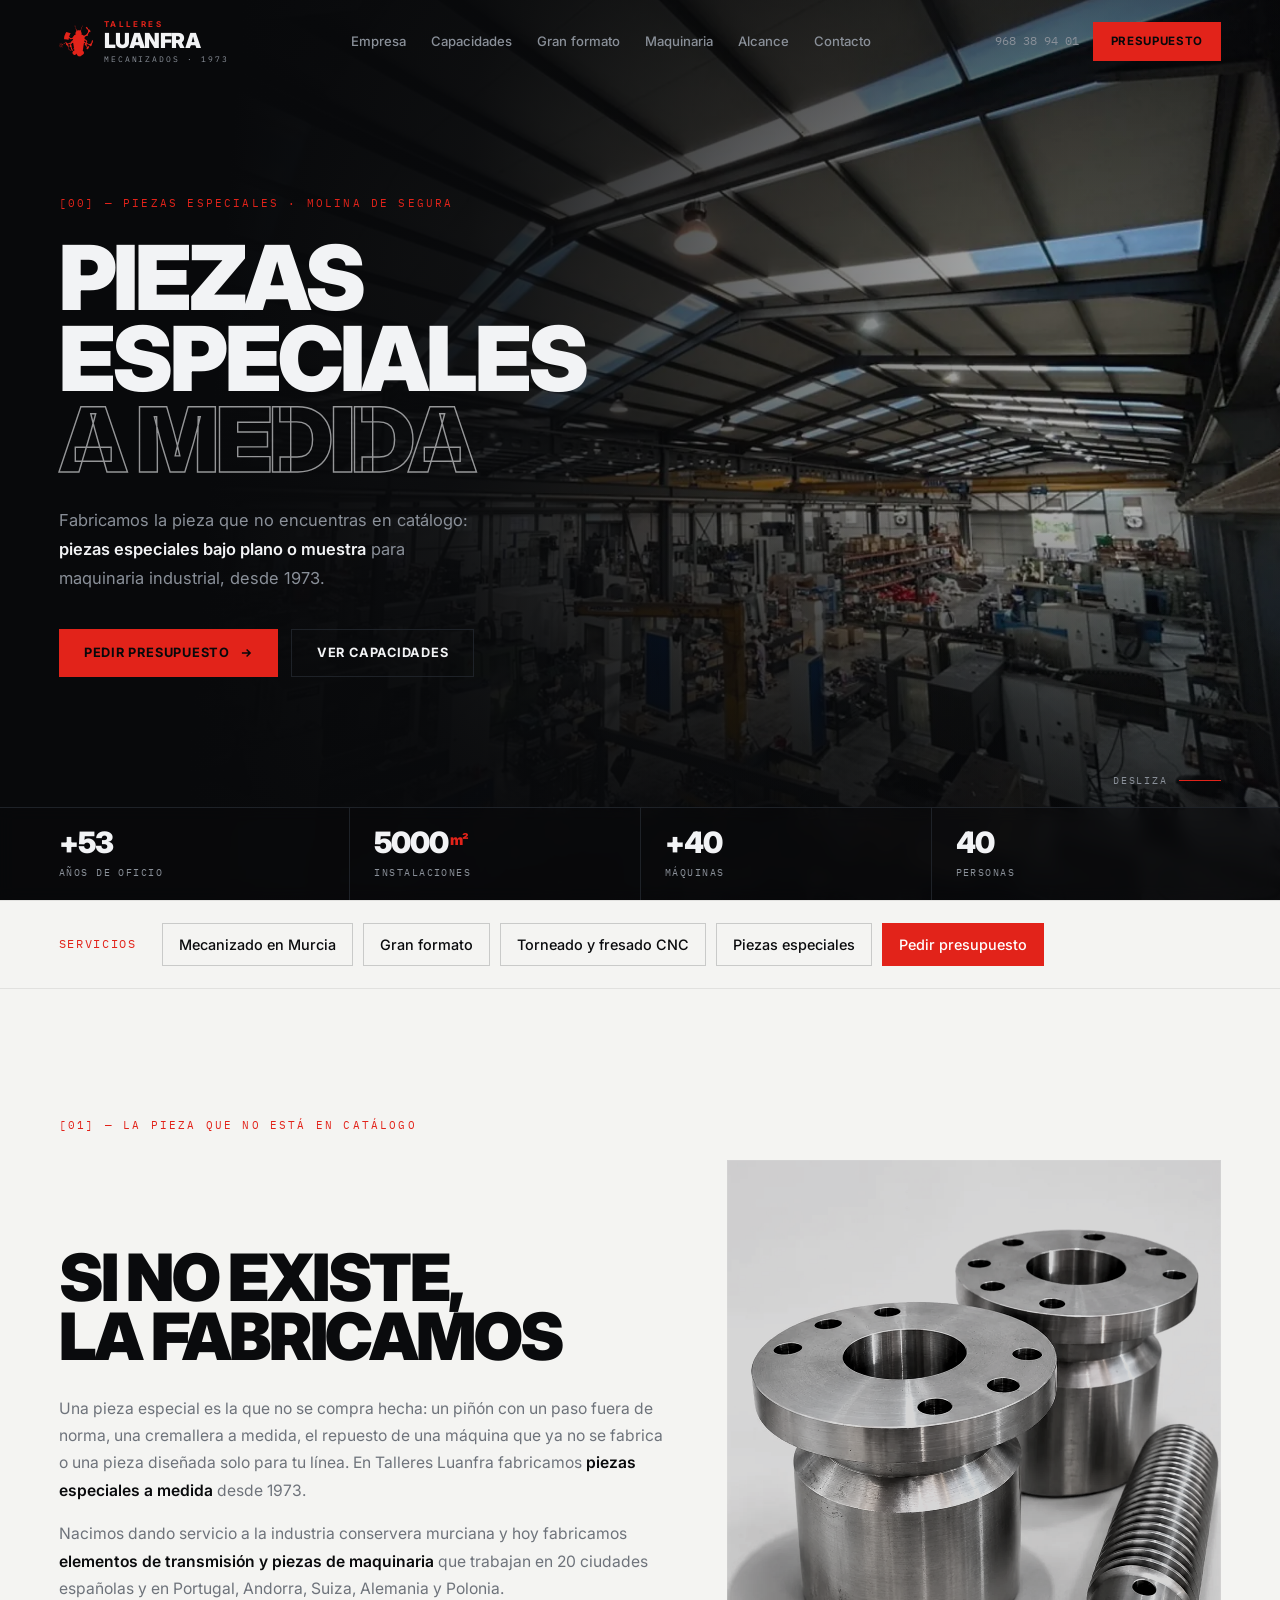
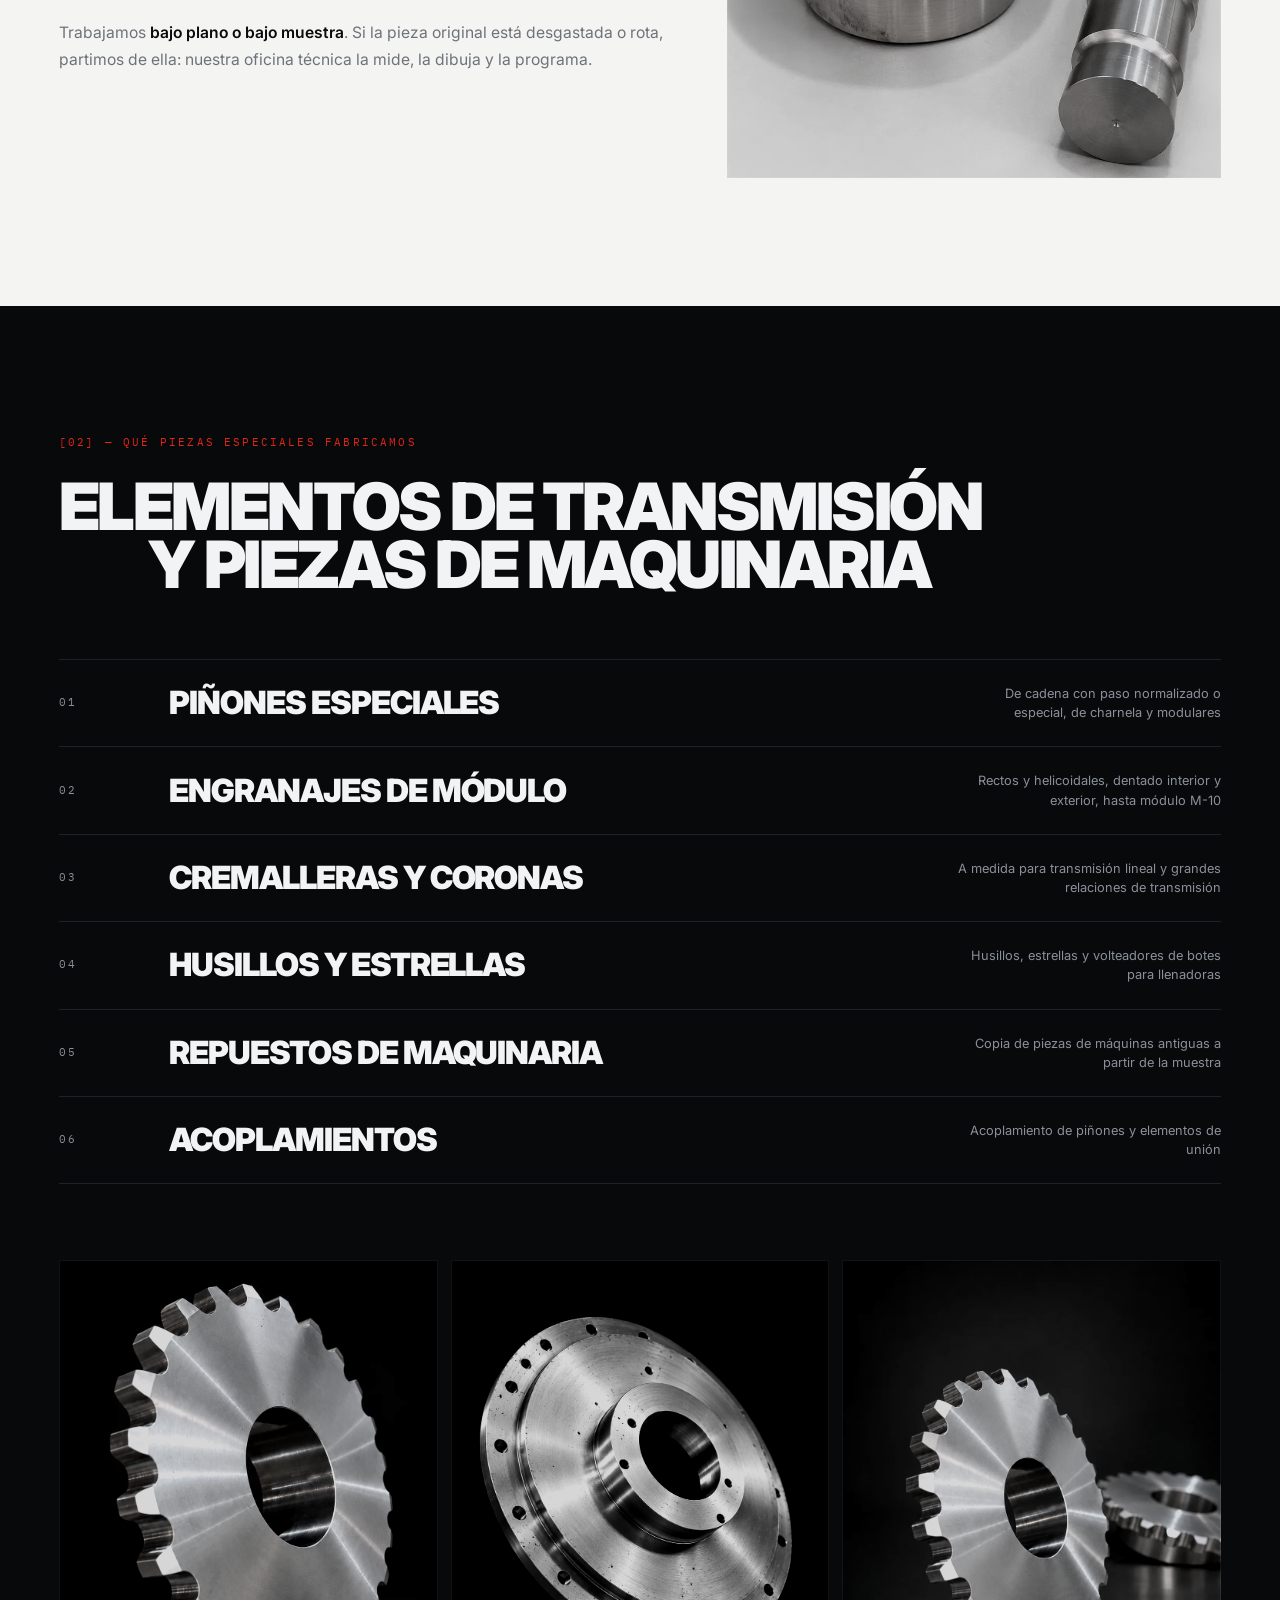
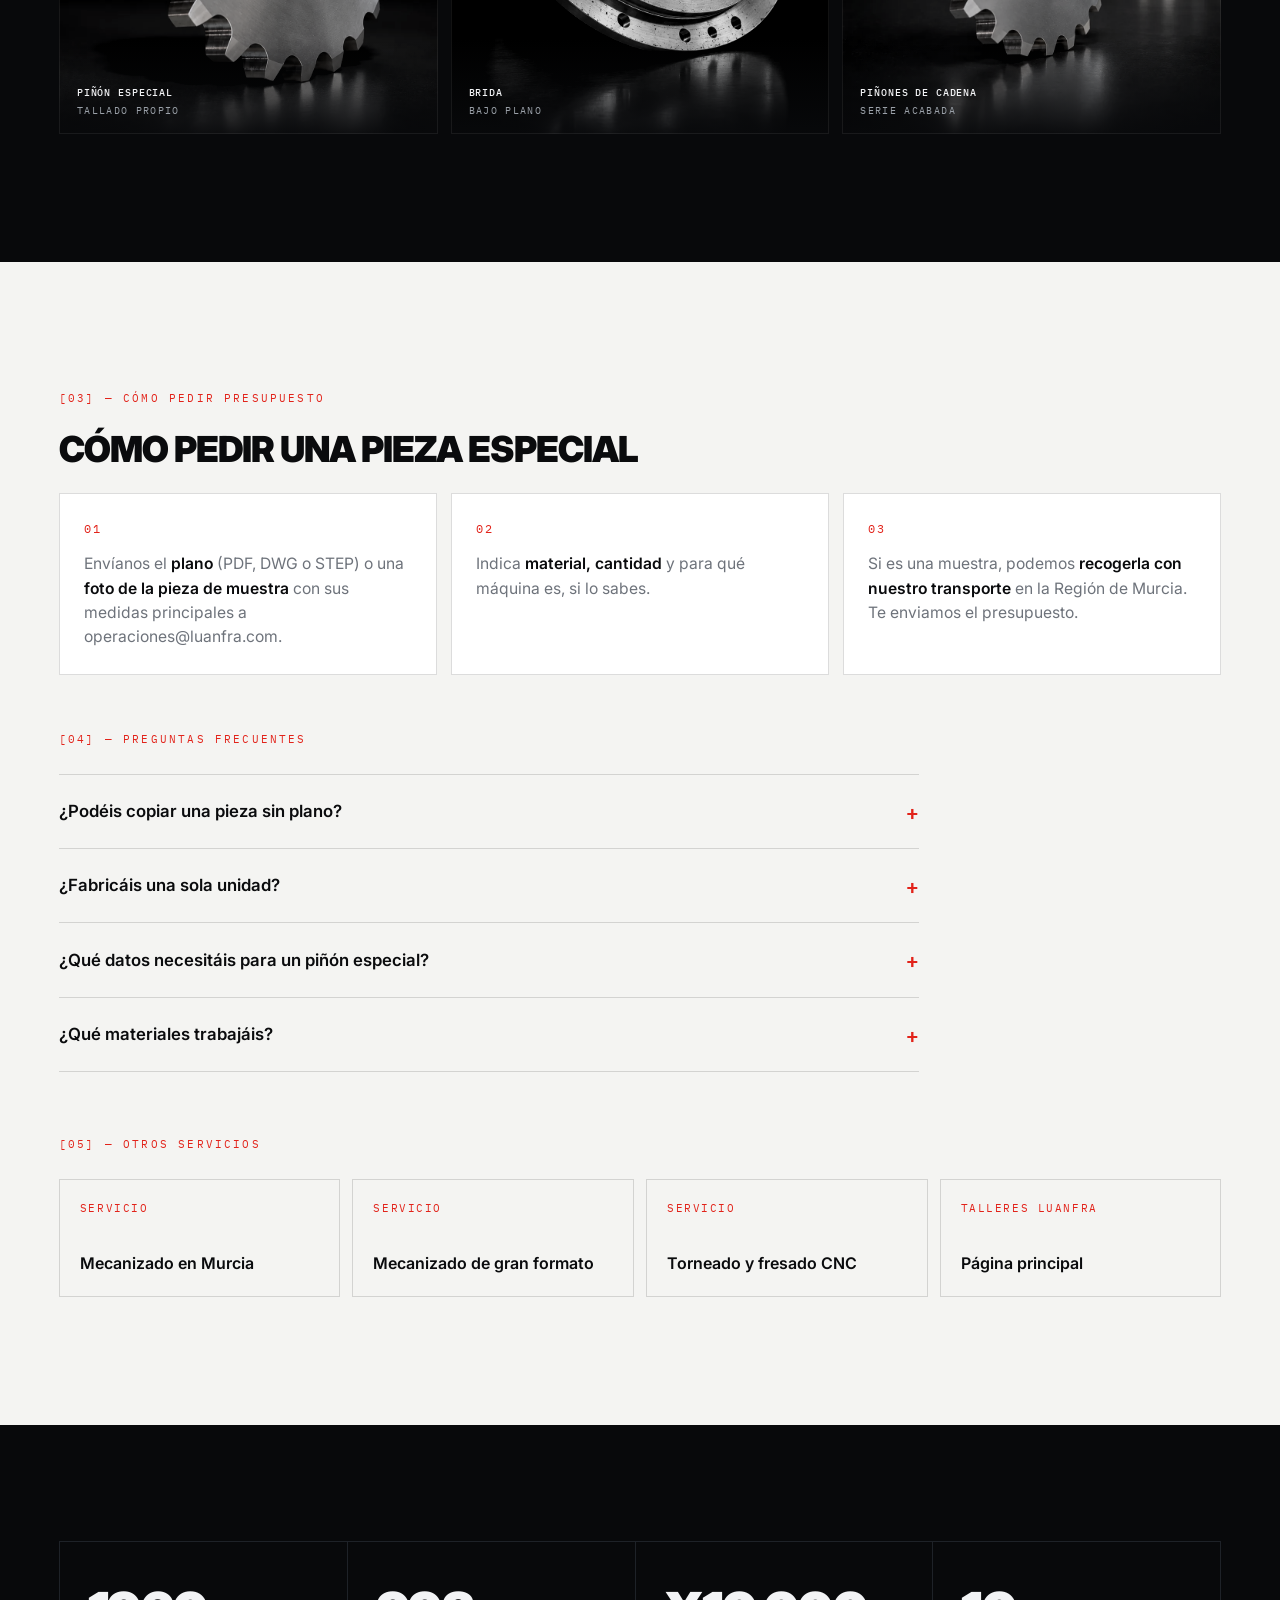
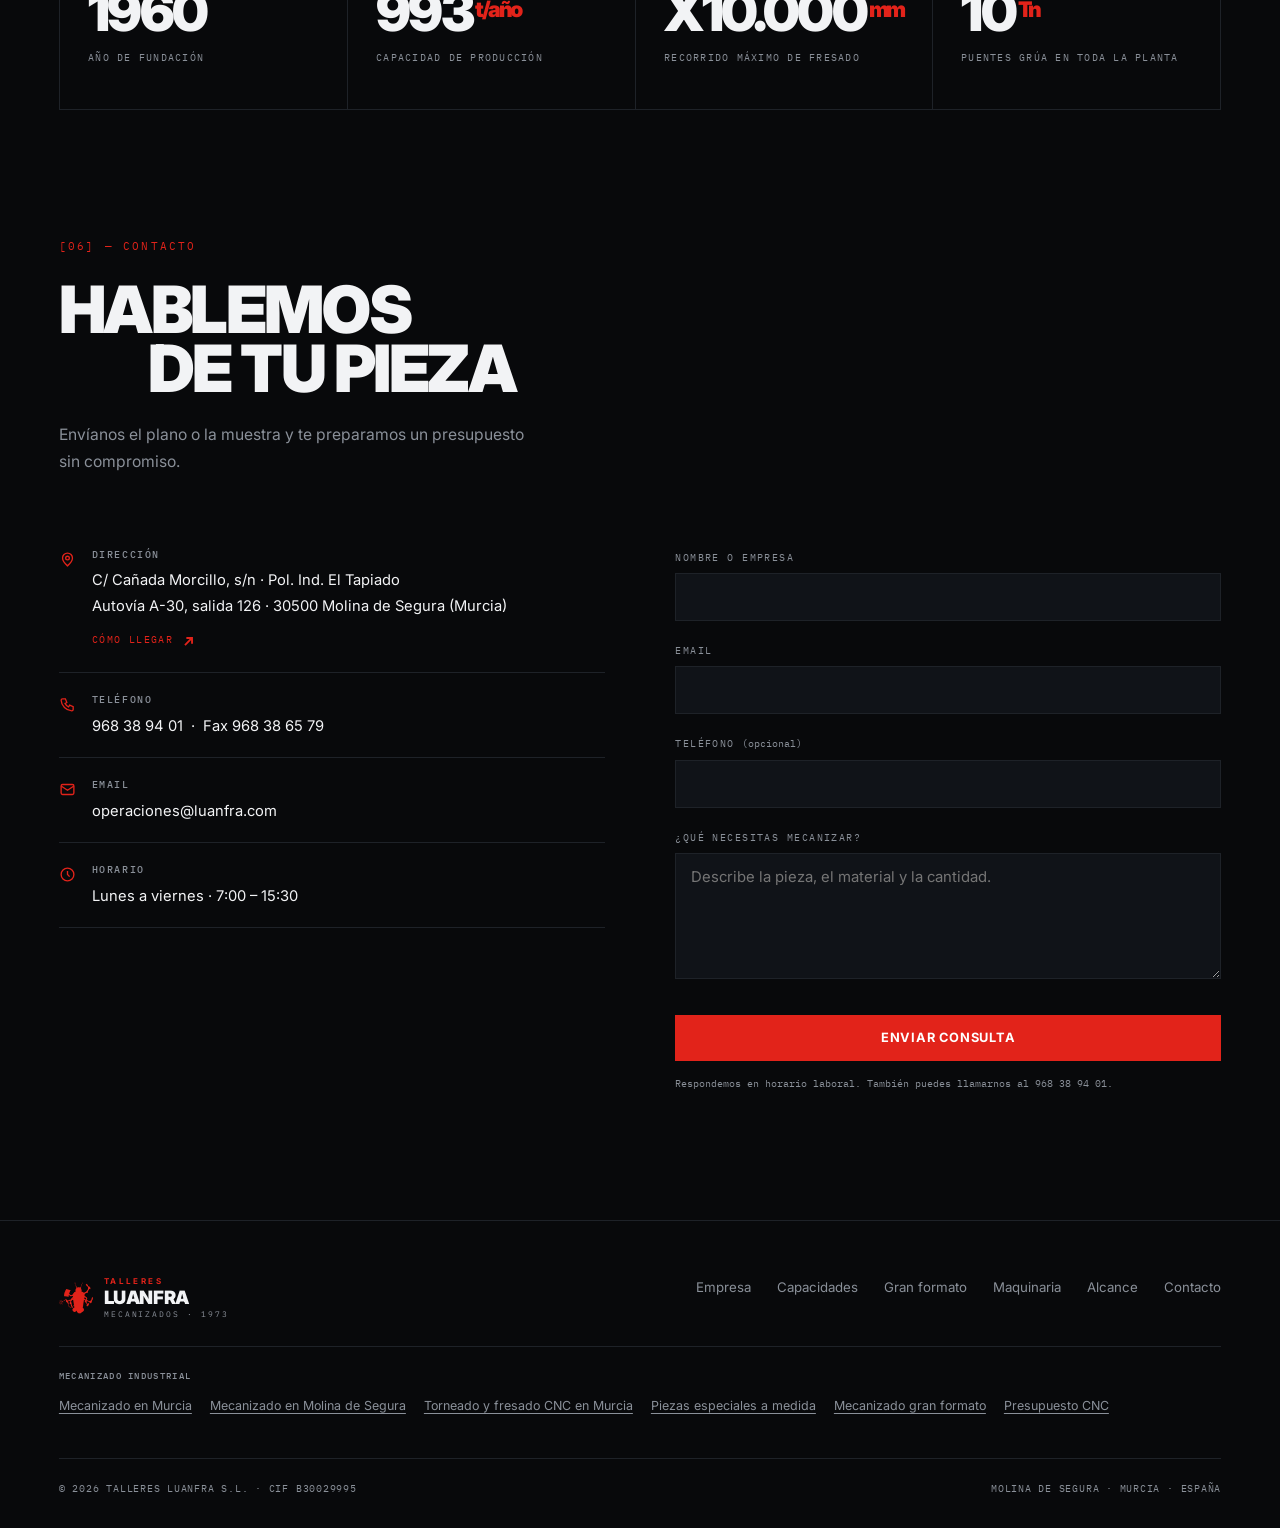
<file: piezas-especiales/index.html>
﻿<!DOCTYPE html>
<html lang="es">
<head>
<meta charset="UTF-8">
<meta name="viewport" content="width=device-width, initial-scale=1.0">
<title>Piezas especiales a medida en Murcia | Bajo plano o muestra | Talleres Luanfra</title>
<meta name="description" content="Fabricación de piezas especiales a medida en Murcia: piñones especiales, cremalleras, coronas, husillos y piezas para maquinaria, bajo plano o muestra. Molina de Segura. Tel. 968 38 94 01.">
<meta name="theme-color" content="#08090B">
<meta property="og:title" content="Piezas especiales a medida — Talleres Luanfra">
<meta property="og:description" content="Fabricación de piezas especiales a medida en Murcia: piñones especiales, cremalleras, coronas, husillos y piezas para maquinaria, bajo plano o muestra. Molina de Segura. Tel. 968 38 94 01.">
<meta property="og:type" content="website">
<link rel="icon" href="/favicon.ico" sizes="any">
<link rel="icon" type="image/png" sizes="96x96" href="/favicon-96.png">
<link rel="apple-touch-icon" sizes="180x180" href="/apple-touch-icon.png">
<link rel="manifest" href="/site.webmanifest">
<link rel="canonical" href="https://www.luanfra.com/piezas-especiales/">
<meta property="og:url" content="https://www.luanfra.com/piezas-especiales/">
<meta property="og:image" content="https://www.luanfra.com/og-image.jpg">
<meta property="og:image:width" content="1200">
<meta property="og:image:height" content="630">
<meta property="og:image:alt" content="Torneado de precisión en Talleres Luanfra">
<meta name="twitter:card" content="summary_large_image">
<meta name="twitter:image" content="https://www.luanfra.com/og-image.jpg">
<meta property="og:locale" content="es_ES">
<meta property="og:site_name" content="Talleres Luanfra S.L.">
<meta name="robots" content="index, follow, max-image-preview:large">
<meta name="geo.region" content="ES-MC">
<meta name="geo.placename" content="Molina de Segura">
<script type="application/ld+json">
{
  "@context": "https://schema.org",
  "@type": ["Organization","LocalBusiness","ProfessionalService"],
  "additionalType": "https://schema.org/ManufacturingBusiness",
  "sameAs": [
    "https://www.linkedin.com/company/talleres-luanfra-sl"
  ],
  "name": "Talleres Luanfra S.L.",
  "alternateName": "Luanfra",
  "url": "https://www.luanfra.com/",
  "logo": "https://www.luanfra.com/img/logo.png",
  "image": "https://www.luanfra.com/og-image.jpg",
  "description": "Mecanizado de precisión y fabricación de elementos de transmisión: piñones, engranajes de módulo, cremalleras, coronas, husillos y estrellas. Piezas de pequeño y gran tamaño bajo plano o muestra.",
  "foundingDate": "1973",
  "numberOfEmployees": {
    "@type": "QuantitativeValue",
    "value": 40
  },
  "address": {
    "@type": "PostalAddress",
    "streetAddress": "Calle Cañada Morcillo, s/n · Polígono Industrial El Tapiado",
    "addressLocality": "Molina de Segura",
    "addressRegion": "Murcia",
    "postalCode": "30500",
    "addressCountry": "ES"
  },
  "geo": {
    "@type": "GeoCoordinates",
    "latitude": 38.0548,
    "longitude": -1.2131
  },
  "telephone": "+34968389401",
  "faxNumber": "+34968386579",
  "email": "operaciones@luanfra.com",
  "openingHoursSpecification": [
    {
      "@type": "OpeningHoursSpecification",
      "dayOfWeek": [
        "Monday",
        "Tuesday",
        "Wednesday",
        "Thursday",
        "Friday"
      ],
      "opens": "07:00",
      "closes": "15:30"
    }
  ],
  "areaServed": [
    {
      "@type": "Country",
      "name": "España"
    },
    {
      "@type": "Country",
      "name": "Portugal"
    },
    {
      "@type": "Country",
      "name": "Andorra"
    },
    {
      "@type": "Country",
      "name": "Suiza"
    },
    {
      "@type": "Country",
      "name": "Alemania"
    },
    {
      "@type": "Country",
      "name": "Polonia"
    }
  ],
  "knowsAbout": [
    "Mecanizado CNC",
    "Fabricación de engranajes",
    "Piñones de cadena",
    "Cremalleras",
    "Coronas dentadas",
    "Torneado",
    "Fresado",
    "Piezas especiales a medida",
    "Soldadura"
  ],
  "hasOfferCatalog": {
    "@type": "OfferCatalog",
    "name": "Capacidades de mecanizado",
    "itemListElement": [
      {
        "@type": "Offer",
        "itemOffered": {
          "@type": "Service",
          "name": "Piñones"
        }
      },
      {
        "@type": "Offer",
        "itemOffered": {
          "@type": "Service",
          "name": "Engranajes de módulo"
        }
      },
      {
        "@type": "Offer",
        "itemOffered": {
          "@type": "Service",
          "name": "Cremalleras"
        }
      },
      {
        "@type": "Offer",
        "itemOffered": {
          "@type": "Service",
          "name": "Coronas"
        }
      },
      {
        "@type": "Offer",
        "itemOffered": {
          "@type": "Service",
          "name": "Husillos y estrellas"
        }
      },
      {
        "@type": "Offer",
        "itemOffered": {
          "@type": "Service",
          "name": "Acoplamientos"
        }
      },
      {
        "@type": "Offer",
        "itemOffered": {
          "@type": "Service",
          "name": "Piezas especiales a medida"
        }
      },
      {
        "@type": "Offer",
        "itemOffered": {
          "@type": "Service",
          "name": "Soldadura"
        }
      },
      {
        "@type": "Offer",
        "itemOffered": {
          "@type": "Service",
          "name": "Mecanizado general"
        }
      }
    ]
  }
}
</script>
<link rel="preconnect" href="https://fonts.googleapis.com">
<link rel="preconnect" href="https://fonts.gstatic.com" crossorigin>
<link href="https://fonts.googleapis.com/css2?family=Inter:wght@400;500;600;700;800;900&family=IBM+Plex+Mono:wght@400;500&display=swap" rel="stylesheet">
<style>
/* ============================================================
   TALLERES LUANFRA S.L.
   Ritmo cromático: negro → blanco → negro → blanco → ROJO → negro
   ============================================================ */
:root{
  --rojo:#E2231A;
  --rojo-fondo:#FA3B2B;
  --f:'Inter',-apple-system,BlinkMacSystemFont,'Segoe UI',sans-serif;
  --mono:'IBM Plex Mono',ui-monospace,monospace;
  --ancho:1340px;
  --pad:clamp(20px,4.6vw,60px);
}
*{margin:0;padding:0;box-sizing:border-box}
html{scroll-behavior:smooth;-webkit-text-size-adjust:100%;background:#08090B}
[id]{scroll-margin-top:86px}
body{font-family:var(--f);line-height:1.6;overflow-x:hidden;-webkit-font-smoothing:antialiased}
img,svg,canvas{display:block;max-width:100%}
a{color:inherit;text-decoration:none}
ul,ol{list-style:none}
button{font:inherit;cursor:pointer;border:0;background:none;color:inherit}
::selection{background:var(--rojo);color:#fff}

/* ---------- temas de sección ---------- */
.tema{background:var(--bg);color:var(--fg)}
.t-negro {--bg:#08090B;--fg:#F2F3F5;--sec:#8A9099;--rule:#1E2228;--acc:#E2231A;--panel:#101318}
.t-blanco{--bg:#F4F4F2;--fg:#0A0B0D;--sec:#6E737B;--rule:#DFDFDB;--acc:#E2231A;--panel:#EAEAE7}
.t-rojo  {--bg:var(--rojo-fondo);--fg:#0A0B0D;--sec:#7A170F;--rule:rgba(10,11,13,.26);--acc:#0A0B0D;--panel:rgba(10,11,13,.06)}

.wrap{max-width:var(--ancho);margin:0 auto;padding-left:var(--pad);padding-right:var(--pad)}
.sec{padding-top:clamp(76px,10vw,138px);padding-bottom:clamp(76px,10vw,138px)}

/* ---------- tipografía ---------- */
.h-xxl,.h-xl,.h-l{font-weight:900;letter-spacing:-0.038em;line-height:0.90;text-transform:uppercase}
.h-xxl{font-size:clamp(2.7rem,7vw,6.2rem)}
.h-xl{font-size:clamp(2.1rem,5.1vw,4.3rem)}
.h-l{font-size:clamp(1.5rem,2.8vw,2.3rem);letter-spacing:-0.028em}
.sangria{display:block;padding-left:clamp(0px,7vw,5.5em)}
.acc{color:var(--acc)}
.perfil{color:transparent;-webkit-text-stroke:1.4px #F2F3F5;opacity:.6}

.marca-sec{font-family:var(--mono);font-size:.68rem;letter-spacing:.2em;text-transform:uppercase;
  color:var(--acc);margin-bottom:26px;display:block}
.cuerpo{color:var(--sec);font-size:.98rem;line-height:1.75;max-width:40ch}
.cuerpo strong{color:var(--fg);font-weight:600}
.declara{font-size:clamp(1.15rem,2.2vw,1.72rem);line-height:1.42;letter-spacing:-0.018em;
  font-weight:500;color:var(--fg);max-width:30ch}
.declara + .declara{margin-top:1.15em}

/* insignia inline, guiño a la referencia */
.insignia{display:inline-flex;flex-direction:column;align-items:center;justify-content:center;
  border:1px solid currentColor;border-radius:50%;padding:.42em 1.15em;margin:0 .18em;
  font-family:var(--mono);font-size:.2em;letter-spacing:.14em;line-height:1.45;
  text-transform:uppercase;font-weight:400;vertical-align:.32em;white-space:nowrap;
  transition:background .3s,color .3s}
.insignia:hover{background:var(--acc);color:var(--bg);border-color:var(--acc)}

/* ---------- animaciones ---------- */
.rv{opacity:0;transform:translateY(28px);transition:opacity .85s cubic-bezier(.16,1,.3,1),transform .85s cubic-bezier(.16,1,.3,1)}
.rv.on{opacity:1;transform:none}
.rv.d1{transition-delay:.09s}.rv.d2{transition-delay:.18s}.rv.d3{transition-delay:.27s}
@media (prefers-reduced-motion:reduce){
  html{scroll-behavior:auto}
  .rv{opacity:1;transform:none;transition:none}
  .cinta-pista{animation:none!important}
  *{animation-duration:.001s!important;transition-duration:.05s!important}
}

/* ============================================================ NAV */
.nav{position:fixed;inset:0 0 auto 0;z-index:140;padding:20px 0;
  border-bottom:1px solid transparent;
  transition:background .45s,padding .4s,border-color .45s,color .45s;
  color:var(--nav-fg)}
.nav.fija{background:var(--nav-bg);backdrop-filter:blur(14px);padding:11px 0;border-color:var(--nav-rule)}
.nav-negro {--nav-fg:#F2F3F5;--nav-sec:#8A9099;--nav-bg:rgba(8,9,11,.9);--nav-rule:#1E2228;--nav-acc:#E2231A;--nav-inv:#08090B}
.nav-blanco{--nav-fg:#0A0B0D;--nav-sec:#6E737B;--nav-bg:rgba(244,244,242,.93);--nav-rule:#DFDFDB;--nav-acc:#E2231A;--nav-inv:#F4F4F2}
.nav-rojo  {--nav-fg:#0A0B0D;--nav-sec:#7A170F;--nav-bg:rgba(250,59,43,.94);--nav-rule:rgba(10,11,13,.22);--nav-acc:#0A0B0D;--nav-inv:var(--rojo-fondo)}
.nav-in{display:flex;align-items:center;justify-content:space-between;gap:22px}
.marca{display:flex;align-items:center;gap:11px}
/* El logotipo es una silueta usada como máscara CSS: el color lo pone
   el fondo, así cambia solo con el tema de cada sección. */
.marca-logo{display:block;width:34px;height:34px;flex-shrink:0;
  background:var(--nav-acc);transition:background .45s;
  -webkit-mask:url(/img/logo.png) center/contain no-repeat;
          mask:url(/img/logo.png) center/contain no-repeat}
.marca-txt{font-weight:900;font-size:1.3rem;letter-spacing:-0.025em;line-height:1}
.marca-txt .sup{display:block;font-size:.5rem;font-weight:700;font-style:normal;
  letter-spacing:.3em;color:var(--nav-acc);margin-bottom:3px;text-transform:uppercase;
  transition:color .45s}
.marca-txt small{display:block;font-family:var(--mono);font-weight:400;font-size:.5rem;
  letter-spacing:.24em;color:var(--nav-sec);margin-top:3px;transition:color .45s}
.menu{display:flex;gap:25px;align-items:center}
.menu a{font-size:.82rem;font-weight:500;color:var(--nav-sec);position:relative;padding:6px 0;transition:color .25s}
.menu a::after{content:'';position:absolute;left:0;bottom:0;width:0;height:2px;background:var(--nav-acc);
  transition:width .3s cubic-bezier(.16,1,.3,1)}
.menu a:hover{color:var(--nav-fg)}
.menu a:hover::after{width:100%}
.nav-acc{display:flex;align-items:center;gap:14px}
.tel{font-family:var(--mono);font-size:.78rem;color:var(--nav-sec);transition:color .25s}
.tel:hover{color:var(--nav-fg)}
.btn{display:inline-flex;align-items:center;justify-content:center;gap:9px;
  font-weight:700;font-size:.8rem;letter-spacing:.06em;text-transform:uppercase;
  padding:13px 25px;transition:background .28s,color .28s,transform .2s,border-color .28s;white-space:nowrap}
.btn-acc{background:var(--nav-acc,var(--acc));color:var(--nav-inv,var(--bg))}
.btn-acc:hover{transform:translateY(-2px);opacity:.88}
.btn-linea{border:1px solid var(--rule);color:var(--fg)}
.btn-linea:hover{background:var(--fg);color:var(--bg);border-color:var(--fg)}
.btn-sm{padding:10px 18px;font-size:.72rem}
.burger{display:none;padding:8px;margin:-8px}
.burger span{display:block;width:23px;height:2px;background:var(--nav-fg);margin:5px 0;transition:transform .3s,opacity .3s}
.burger.x span:nth-child(1){transform:translateY(7px) rotate(45deg)}
.burger.x span:nth-child(2){opacity:0}
.burger.x span:nth-child(3){transform:translateY(-7px) rotate(-45deg)}

/* ============================================================ HERO */
.hero{position:relative;min-height:100svh;display:flex;align-items:center;overflow:hidden;isolation:isolate}
/* Fotografía real del taller ocupando el panel derecho. Imagen fija:
   sin animación ni librerías 3D. El degradado la funde con el negro. */
.hero-maquina{position:absolute;inset:0;z-index:0}
.hero-maquina picture{display:block;width:100%;height:100%}
.hero-maquina img{width:100%;height:100%;object-fit:cover;object-position:62% 50%}
.hero::after{content:'';position:absolute;inset:0;z-index:1;pointer-events:none;
  background:linear-gradient(94deg,#08090B 18%,rgba(8,9,11,.93) 36%,rgba(8,9,11,.62) 56%,rgba(8,9,11,.3) 80%),
             radial-gradient(130% 95% at 50% 106%,rgba(8,9,11,.9),transparent 55%),
             linear-gradient(rgba(8,9,11,.5) 0%,transparent 26%,transparent 54%,rgba(8,9,11,.8))}
.hero-in{position:relative;z-index:2;width:100%;padding-top:118px;padding-bottom:146px}
.hero h1{margin:24px 0 26px;max-width:17ch}
.hero .cuerpo{max-width:42ch;font-size:1.03rem}
.hero-ctas{display:flex;gap:13px;flex-wrap:wrap;margin-top:36px}
.barra{position:absolute;left:0;right:0;bottom:0;z-index:3;
  border-top:1px solid var(--rule);background:rgba(8,9,11,.5);backdrop-filter:blur(8px)}
.barra-in{display:grid;grid-template-columns:repeat(4,1fr)}
.dato{padding:20px 0 20px 24px;border-left:1px solid var(--rule)}
.dato:first-child{border-left:0;padding-left:0}
.dato b{display:block;font-weight:900;font-size:clamp(1.4rem,2.3vw,2rem);letter-spacing:-0.035em;line-height:1}
.dato b em{font-style:normal;color:var(--acc);font-size:.48em;vertical-align:.55em;margin-left:2px}
.dato span{font-family:var(--mono);font-size:.6rem;letter-spacing:.15em;text-transform:uppercase;
  color:var(--sec);display:block;margin-top:7px}
.pista{position:absolute;right:var(--pad);bottom:112px;z-index:4;display:flex;align-items:center;gap:11px;
  font-family:var(--mono);font-size:.6rem;letter-spacing:.2em;color:var(--sec);transition:opacity .4s}
.pista.off{opacity:0}
.pista i{display:block;width:42px;height:1px;background:currentColor;position:relative;overflow:hidden}
.pista i::after{content:'';position:absolute;inset:0;background:var(--acc);animation:corre 2s ease-in-out infinite}
@keyframes corre{0%{transform:translateX(-100%)}60%,100%{transform:translateX(100%)}}

/* ============================================================ CINTA */
.cinta{overflow:hidden;padding:14px 0;border-bottom:1px solid var(--rule);position:relative;z-index:5}
.cinta-pista{display:flex;width:max-content;animation:desliza 46s linear infinite}
.cinta:hover .cinta-pista{animation-play-state:paused}
.cinta-item{display:flex;align-items:center;gap:28px;padding-right:28px;white-space:nowrap;
  font-weight:800;font-size:.9rem;letter-spacing:.07em;text-transform:uppercase}
.cinta-item::after{content:'';width:5px;height:5px;background:var(--acc);transform:rotate(45deg);flex-shrink:0}
@keyframes desliza{to{transform:translateX(-50%)}}

/* ============================================================ EMPRESA (blanco) */
.declara-fila{display:grid;grid-template-columns:minmax(0,.9fr) minmax(0,1.35fr);gap:clamp(30px,5vw,80px);
  align-items:start}
.stats{display:grid;grid-template-columns:repeat(3,1fr);gap:0;margin-top:clamp(56px,7vw,96px);
  border-top:1px solid var(--rule)}
.stat{padding:34px 30px 0 0;border-left:1px solid var(--rule);padding-left:30px}
.stat:first-child{border-left:0;padding-left:0}
.stat b{display:block;font-weight:900;font-size:clamp(2.4rem,5.2vw,4.2rem);letter-spacing:-0.05em;line-height:.92}
.stat b em{font-style:normal;font-size:.4em;vertical-align:.62em;color:var(--acc);margin-left:2px}
.stat .et{font-family:var(--mono);font-size:.6rem;letter-spacing:.14em;text-transform:uppercase;
  color:var(--acc);display:block;margin-top:14px}
.stat p{font-size:.84rem;color:var(--sec);margin-top:16px;line-height:1.6;max-width:26ch}

/* ============================================================ FOTOGRAFÍA */
.foto{position:relative;overflow:hidden;background:var(--panel);display:block}
.foto picture,.banda picture{display:block;width:100%;height:100%}
.foto img{width:100%;height:100%;object-fit:cover;display:block;
  filter:grayscale(.76) contrast(1.15) brightness(.84);transform:scale(1.015);
  transition:filter .85s cubic-bezier(.16,1,.3,1),transform 1.2s cubic-bezier(.16,1,.3,1)}
.foto:hover img{filter:grayscale(0) contrast(1.03) brightness(.98);transform:scale(1.05)}
.foto figcaption{position:absolute;left:0;right:0;bottom:0;padding:46px 18px 15px;
  background:linear-gradient(transparent,rgba(8,9,11,.94));pointer-events:none;
  font-family:var(--mono);font-size:.6rem;letter-spacing:.14em;text-transform:uppercase;color:#9AA0A8}
.foto figcaption b{color:#F2F3F5;font-weight:500;display:block;margin-bottom:3px;letter-spacing:.09em}
.foto::after{content:'';position:absolute;inset:0;border:1px solid rgba(255,255,255,.07);pointer-events:none}

.banda{position:relative;height:min(74svh,580px);overflow:hidden}
.banda img{width:100%;height:116%;object-fit:cover;filter:grayscale(.84) contrast(1.2) brightness(.48);will-change:transform}
.banda::after{content:'';position:absolute;inset:0;
  background:linear-gradient(92deg,rgba(8,9,11,.95) 5%,rgba(8,9,11,.6) 44%,rgba(8,9,11,.22) 80%),
             linear-gradient(transparent 58%,rgba(8,9,11,.88))}
.banda-txt{position:absolute;inset:0;z-index:2;display:flex;align-items:center;color:#F2F3F5}
.banda-txt .h-xl{max-width:14ch}
.banda-txt p{margin-top:18px;max-width:40ch;color:#9AA0A8;font-size:.95rem;line-height:1.7}

.piezas{display:grid;grid-template-columns:repeat(3,1fr);gap:13px;margin-top:clamp(46px,6vw,76px)}
.piezas .foto{aspect-ratio:4/5}
.galeria{display:grid;grid-template-columns:repeat(4,1fr);gap:13px;margin-top:20px}
.galeria .foto{aspect-ratio:4/5}
.planta{display:grid;grid-template-columns:repeat(2,1fr);gap:13px}
.planta .foto{aspect-ratio:16/10}

/* ============================================================ CAPACIDADES */
.caps{border-top:1px solid var(--rule)}
.cap{display:grid;grid-template-columns:88px 1fr auto;gap:22px;align-items:center;
  padding:24px 0;border-bottom:1px solid var(--rule);position:relative;
  transition:padding-left .4s cubic-bezier(.16,1,.3,1)}
.cap::before{content:'';position:absolute;left:0;top:0;bottom:0;width:0;background:var(--acc);
  transition:width .4s cubic-bezier(.16,1,.3,1)}
.cap:hover{padding-left:24px}
.cap:hover::before{width:4px}
.cap-num{font-family:var(--mono);font-size:.7rem;letter-spacing:.15em;color:var(--sec);transition:color .3s}
.cap:hover .cap-num{color:var(--acc)}
.cap-nom{font-weight:900;font-size:clamp(1.3rem,2.5vw,2rem);letter-spacing:-0.032em;text-transform:uppercase;line-height:1}
.cap-det{font-size:.8rem;color:var(--sec);text-align:right;max-width:34ch;line-height:1.5}
.chips{display:flex;flex-wrap:wrap;gap:11px;margin-top:26px}
.chip{font-family:var(--mono);font-size:.76rem;letter-spacing:.04em;border:1px solid var(--rule);
  padding:10px 20px;color:var(--sec);transition:all .3s}
.chip:hover{border-color:var(--acc);color:var(--fg)}

/* ============================================================ GRAN FORMATO */
.gf-grid{display:grid;grid-template-columns:1fr 1.02fr;gap:clamp(30px,4.5vw,68px);align-items:center}
.gf-fotos{display:grid;grid-template-columns:repeat(2,1fr);gap:13px}
.gf-fotos .foto{aspect-ratio:3/4}
.gf-lista{margin-top:28px;border-top:1px solid var(--rule)}
.gf-lista li{display:flex;gap:15px;align-items:baseline;padding:13px 0;border-bottom:1px solid var(--rule);
  font-size:.89rem;color:var(--sec)}
.gf-lista li::before{content:'';width:6px;height:6px;background:var(--acc);flex-shrink:0;transform:rotate(45deg)}
.gf-lista b{color:var(--fg);font-weight:600}

/* ============================================================ MAQUINARIA */
.maq-grid{display:grid;grid-template-columns:repeat(3,1fr);gap:1px;background:var(--rule);
  border:1px solid var(--rule);margin-bottom:clamp(40px,5vw,64px)}
.ficha{background:var(--bg);padding:30px 26px;min-height:182px;display:flex;flex-direction:column;
  transition:background .35s;position:relative}
.ficha:hover{background:var(--panel)}
.ficha .n{font-family:var(--mono);font-size:.62rem;letter-spacing:.15em;color:var(--acc);margin-bottom:18px}
.ficha h3{font-weight:800;font-size:1.08rem;line-height:1.25;margin-bottom:9px}
.ficha p{font-size:.82rem;color:var(--sec);line-height:1.6;margin-top:auto}
.ficha .cant{position:absolute;top:24px;right:24px;font-weight:900;font-size:1.9rem;
  letter-spacing:-0.045em;color:var(--rule);transition:color .35s}
.ficha:hover .cant{color:var(--acc)}

/* ============================================================ MAPA (rojo) */
.alcance-grid{display:grid;grid-template-columns:minmax(0,1fr) minmax(240px,300px);
  gap:clamp(28px,4vw,64px);align-items:start;margin-top:clamp(28px,3.5vw,44px)}
.mapa-euro{max-height:62vh;display:flex}
.mapa-svg{width:100%;height:auto;max-height:62vh;overflow:visible}
.mapa-svg .pais{fill:none;stroke:#0A0B0D;stroke-width:1;opacity:.34}
.mapa-svg .espana{fill:rgba(10,11,13,.12);stroke:#0A0B0D;stroke-width:2.4;stroke-linejoin:round}
.mapa-svg .punto{fill:#0A0B0D;transition:r .25s ease}
.mapa-svg .punto.int{stroke:var(--bg);stroke-width:2}
.mapa-svg .sede{fill:#0A0B0D;stroke:var(--bg);stroke-width:2.5}
.mapa-svg .halo{fill:#0A0B0D;opacity:.22;transform-origin:center;transform-box:fill-box}
.tema.on .mapa-svg .halo{animation:latido 2.8s ease-out infinite}
@keyframes latido{0%{transform:scale(.5);opacity:.42}70%,100%{transform:scale(3);opacity:0}}
/* al señalar una ciudad del listado, su punto crece en el mapa */
.mapa-svg circle.resalta{r:11;filter:drop-shadow(0 0 6px rgba(10,11,13,.5))}

.destinos{display:grid;gap:26px}
.dest-bloque{border-top:1px solid var(--rule);padding-top:14px}
.dest-tit{display:flex;align-items:center;gap:9px;
  font-family:var(--mono);font-size:.64rem;letter-spacing:.14em;text-transform:uppercase;
  color:var(--fg);margin-bottom:12px}
.dest-tit .pt{width:9px;height:9px;border-radius:50%;background:#0A0B0D;flex-shrink:0}
.dest-tit .pt.nac{width:7px;height:7px;opacity:.65}
.dest-tit .pt.sede{width:12px;height:12px;box-shadow:0 0 0 3px rgba(10,11,13,.2)}
.dest-lista{display:grid;gap:3px}
.dest-lista.col2{grid-template-columns:1fr 1fr;gap:3px 16px}
.dest-lista li{font-family:var(--mono);font-size:.7rem;letter-spacing:.04em;color:var(--sec);
  cursor:default;transition:color .2s,transform .2s;outline:none}
.dest-lista li:hover,.dest-lista li:focus{color:var(--fg);transform:translateX(3px)}
.dest-lista li.es-sede{color:var(--fg);font-weight:500;font-size:.78rem}

@media(max-width:960px){
  .alcance-grid{grid-template-columns:1fr;gap:34px}
  .mapa-euro,.mapa-svg{max-height:none}
  .dest-lista.col2{grid-template-columns:repeat(auto-fill,minmax(108px,1fr))}
}


/* ============================================================ CIFRAS / CONTACTO */
.cifras-grid{display:grid;grid-template-columns:repeat(4,1fr);gap:1px;background:var(--rule);
  border:1px solid var(--rule)}
.cifra{background:var(--bg);padding:clamp(28px,3.6vw,44px) clamp(18px,2.2vw,32px)}
.cifra b{display:block;font-weight:900;font-size:clamp(2rem,4.2vw,3.4rem);letter-spacing:-0.048em;line-height:.95}
.cifra b em{font-style:normal;font-size:.4em;color:var(--acc);vertical-align:.62em;margin-left:3px}
.cifra span{font-family:var(--mono);font-size:.6rem;letter-spacing:.13em;text-transform:uppercase;
  color:var(--sec);display:block;margin-top:13px}
.cont-grid{display:grid;grid-template-columns:1fr 1fr;gap:clamp(38px,5.5vw,84px);margin-top:52px}
.datos li{display:flex;gap:16px;padding:19px 0;border-bottom:1px solid var(--rule);align-items:flex-start}
.datos svg{width:17px;height:17px;color:var(--acc);flex-shrink:0;margin-top:4px}
.datos b{display:block;font-family:var(--mono);font-size:.6rem;letter-spacing:.16em;text-transform:uppercase;
  color:var(--sec);margin-bottom:5px;font-weight:500}
.datos a,.datos span{font-size:.92rem}
.datos a{transition:color .25s}
.datos a:hover{color:var(--acc)}
.datos .ir{display:inline-flex;align-items:center;gap:7px;margin-top:11px;
  font-family:var(--mono);font-size:.62rem;letter-spacing:.14em;text-transform:uppercase;
  color:var(--acc);border-bottom:1px solid transparent;padding-bottom:2px;transition:border-color .25s}
.datos .ir:hover{border-color:var(--acc)}
.form label{display:block;font-family:var(--mono);font-size:.6rem;letter-spacing:.15em;text-transform:uppercase;
  color:var(--sec);margin:22px 0 8px}
.form input,.form textarea{width:100%;background:var(--panel);border:1px solid var(--rule);color:var(--fg);
  padding:14px 15px;font-family:var(--f);font-size:.93rem;transition:border-color .25s}
.form input:focus,.form textarea:focus{outline:none;border-color:var(--acc)}
.form textarea{min-height:126px;resize:vertical}
.form .btn{margin-top:28px;width:100%;background:var(--acc);color:#fff}
.nota{font-family:var(--mono);font-size:.6rem;color:var(--sec);margin-top:15px;line-height:1.7}
.aviso{margin-top:17px;padding:12px 15px;border:1px solid var(--acc);font-size:.84rem;color:var(--fg);display:none}
.aviso.ver{display:block}
.aviso.bien{border-color:#2E9E5B;color:#8FE0AC}
.form button[disabled]{opacity:.6;cursor:progress}

footer{padding:56px 0 32px;border-top:1px solid var(--rule)}
.pie{display:flex;justify-content:space-between;gap:34px;flex-wrap:wrap;align-items:flex-start}
.pie-nav{display:flex;gap:26px;flex-wrap:wrap}
.pie-nav a{font-size:.83rem;color:var(--sec);transition:color .25s}
.pie-nav a:hover{color:var(--fg)}
.legal{margin-top:42px;padding-top:22px;border-top:1px solid var(--rule);display:flex;
  justify-content:space-between;gap:15px;flex-wrap:wrap;
  font-family:var(--mono);font-size:.6rem;letter-spacing:.08em;color:var(--sec)}
.pie-seo{margin-top:28px;padding-top:22px;border-top:1px solid var(--rule)}
.pie-seo b{display:block;font-family:var(--mono);font-size:.58rem;letter-spacing:.14em;text-transform:uppercase;color:var(--sec);margin-bottom:12px;font-weight:500}
.pie-seo-links{display:flex;flex-wrap:wrap;gap:8px 18px}
.pie-seo-links a{font-size:.78rem;color:var(--sec);text-decoration:underline;text-underline-offset:3px;transition:color .25s}
.pie-seo-links a:hover{color:var(--fg)}



/* ============================================================ RESPONSIVE */
@media(max-width:1100px){
  .declara-fila{grid-template-columns:1fr;gap:34px}
  .maq-grid{grid-template-columns:repeat(2,1fr)}
  .maq-grid .ficha:last-child{grid-column:1/-1}
  .galeria{grid-template-columns:repeat(2,1fr)}
  .gf-grid{grid-template-columns:1fr}
  .cifras-grid{grid-template-columns:repeat(2,1fr)}
  .cap{grid-template-columns:64px 1fr;gap:16px}
  .cap-det{display:none}
}
@media(max-width:860px){
  .menu{position:fixed;inset:0 0 auto 0;flex-direction:column;align-items:flex-start;
    background:var(--nav-bg);backdrop-filter:blur(16px);padding:94px var(--pad) 38px;gap:4px;
    transform:translateY(-101%);transition:transform .45s cubic-bezier(.16,1,.3,1);
    border-bottom:1px solid var(--nav-rule)}
  .menu.abierto{transform:none}
  .menu a{font-size:1.5rem;font-weight:800;letter-spacing:-0.025em;color:var(--nav-fg);
    padding:10px 0;text-transform:uppercase}
  .burger{display:block;z-index:2}
  .tel,.nav-acc .btn{display:none}
  .barra-in{grid-template-columns:repeat(2,1fr)}
  .dato{padding:15px 0 15px 16px}
  .dato:nth-child(odd){border-left:0;padding-left:0}
  .dato:nth-child(n+3){border-top:1px solid var(--rule)}
  .hero-in{padding-bottom:184px}
  .hero-maquina img{opacity:.5;object-position:58% 50%}
  .pista{display:none}
  .stats{grid-template-columns:1fr}
  .stat{border-left:0;padding-left:0;border-top:1px solid var(--rule);padding-top:26px;margin-top:8px}
  .stat:first-child{border-top:0;margin-top:0}
  .cont-grid{grid-template-columns:1fr}
  .planta{grid-template-columns:1fr}
  .banda{height:min(60svh,420px)}
  .sangria{padding-left:0}
}
@media(max-width:560px){
  .piezas{grid-template-columns:1fr 1fr}
  .piezas .foto:first-child{grid-column:1/-1;aspect-ratio:4/3}
  .maq-grid,.cifras-grid{grid-template-columns:1fr}

}

/* Franja de servicios (2026-11-16) */
#seo-servicios{border-top:1px solid rgba(0,0,0,.08);border-bottom:1px solid rgba(0,0,0,.08)}
.srv{display:flex;flex-wrap:wrap;align-items:center;gap:14px 26px;padding-top:22px;padding-bottom:22px}
.srv-et{font-family:var(--mono, ui-monospace, monospace);font-size:.72rem;letter-spacing:.14em;text-transform:uppercase;color:#E2231A}
.srv-lista{display:flex;flex-wrap:wrap;gap:10px}
.srv-lista a{display:inline-block;padding:9px 16px;border:1px solid rgba(10,11,13,.18);font-size:.9rem;font-weight:500;color:#0A0B0D;text-decoration:none;transition:border-color .2s,background .2s,color .2s}
.srv-lista a:hover{border-color:#0A0B0D;background:#0A0B0D;color:#F2F3F5}
.srv-lista a.srv-acc{background:#E2231A;border-color:#E2231A;color:#fff}
.srv-lista a.srv-acc:hover{background:#B81A13;border-color:#B81A13}
</style>
<style>
/* Paginas de servicio (2026-11-16) */
.sv-dos{display:grid;grid-template-columns:minmax(0,1.1fr) minmax(0,.9fr);gap:clamp(32px,5vw,80px);align-items:center}
.sv-dos .foto{margin:0}
.sv-dos .foto img{width:100%;aspect-ratio:4/3;object-fit:cover;display:block}
.sv-dos .foto.vertical img{aspect-ratio:4/5;max-height:640px}
.sv-pasos{list-style:none;padding:0;margin:0 0 56px;display:grid;grid-template-columns:repeat(3,minmax(0,1fr));gap:14px;counter-reset:paso}
.sv-pasos li{max-width:none;overflow-wrap:anywhere;counter-increment:paso;border:1px solid rgba(10,11,13,.14);padding:26px 24px 24px;background:#fff;line-height:1.55}
.sv-pasos li::before{content:"0" counter(paso);display:block;font-family:var(--mono);font-size:.72rem;letter-spacing:.16em;color:#E2231A;margin-bottom:14px}
.sv-faq details{border-top:1px solid rgba(10,11,13,.14);padding:0}
.sv-faq details:last-child{border-bottom:1px solid rgba(10,11,13,.14)}
.sv-faq summary{list-style:none;cursor:pointer;display:flex;justify-content:space-between;align-items:center;gap:20px;padding:20px 0;font-weight:600;font-size:1.05rem}
.sv-faq summary::-webkit-details-marker{display:none}
.sv-faq summary::after{content:"+";font-family:var(--mono);font-size:1.3rem;color:#E2231A;transition:transform .2s}
.sv-faq details[open] summary::after{transform:rotate(45deg)}
.sv-faq details p{margin:0 0 22px;max-width:68ch}
.sv-otras{display:grid;grid-template-columns:repeat(4,minmax(0,1fr));gap:12px;margin-top:18px}
.sv-otras a{display:flex;flex-direction:column;justify-content:space-between;min-height:118px;padding:20px;border:1px solid rgba(10,11,13,.14);color:#0A0B0D;text-decoration:none;font-weight:600;transition:background .2s,color .2s,border-color .2s}
.sv-otras a span{font-family:var(--mono);font-size:.7rem;letter-spacing:.14em;text-transform:uppercase;color:#E2231A;font-weight:400}
.sv-otras a:hover{background:#0A0B0D;color:#F2F3F5;border-color:#0A0B0D}
@media (max-width:860px){.sv-dos{grid-template-columns:1fr}.sv-pasos{grid-template-columns:1fr}.sv-otras{grid-template-columns:repeat(2,minmax(0,1fr))}}
</style>
<script type="application/ld+json">
{
 "@context": "https://schema.org",
 "@type": "FAQPage",
 "mainEntity": [
  {
   "@type": "Question",
   "name": "¿Podéis copiar una pieza sin plano?",
   "acceptedAnswer": {
    "@type": "Answer",
    "text": "Sí. Con la pieza de muestra, aunque esté desgastada o rota, la medimos, la dibujamos y fabricamos una nueva."
   }
  },
  {
   "@type": "Question",
   "name": "¿Fabricáis una sola unidad?",
   "acceptedAnswer": {
    "@type": "Answer",
    "text": "Sí. Fabricamos piezas unitarias y también series."
   }
  },
  {
   "@type": "Question",
   "name": "¿Qué datos necesitáis para un piñón especial?",
   "acceptedAnswer": {
    "@type": "Answer",
    "text": "Paso de la cadena, número de dientes, diámetro y ancho del buje, y material. Para un engranaje: módulo, número de dientes y si es recto o helicoidal."
   }
  },
  {
   "@type": "Question",
   "name": "¿Qué materiales trabajáis?",
   "acceptedAnswer": {
    "@type": "Answer",
    "text": "Aceros, aceros especiales, aluminios, bronces, fundiciones y poliamidas."
   }
  }
 ]
}
</script>
</head>
<body>

<!-- ============ NAV ============ -->
<nav class="nav nav-negro" id="nav">
  <div class="wrap nav-in">
    <a class="marca" href="/" aria-label="Talleres Luanfra — inicio">
      <i class="marca-logo" aria-hidden="true"></i>
      <span class="marca-txt"><i class="sup">Talleres</i>LUANFRA<small>MECANIZADOS · 1973</small></span>
    </a>
    <div class="menu" id="menu">
      <a href="/#empresa">Empresa</a>
      <a href="#capacidades">Capacidades</a>
      <a href="/#granformato">Gran formato</a>
      <a href="/#maquinaria">Maquinaria</a>
      <a href="/#alcance">Alcance</a>
      <a href="#contacto">Contacto</a>
    </div>
    <div class="nav-acc">
      <a class="tel" href="tel:+34968389401">968 38 94 01</a>
      <a class="btn btn-acc btn-sm" href="#contacto">Presupuesto</a>
      <button class="burger" id="burger" aria-label="Menú" aria-expanded="false" aria-controls="menu">
        <span></span><span></span><span></span>
      </button>
    </div>
  </div>
</nav>

<!-- ============ HERO (negro) ============ -->
<header class="hero tema t-negro" id="top" data-tema="negro">
  <div class="hero-maquina" aria-hidden="true">
    <picture><source srcset="/img/nave-planta.webp" type="image/webp">
      <img src="/img/nave-planta.jpg" alt="" width="2000" height="1267" fetchpriority="high" decoding="async"></picture>
  </div>
  <div class="wrap hero-in">
    <span class="marca-sec">[00] — Piezas especiales · Molina de Segura</span>
    <h1 class="h-xxl">Piezas<br>especiales<br><span class="perfil">a medida</span></h1>
    <p class="cuerpo">Fabricamos la pieza que no encuentras en catálogo: <strong>piezas especiales bajo plano o muestra</strong> para maquinaria industrial, desde 1973.</p>
    <div class="hero-ctas">
      <a class="btn btn-acc" href="#contacto">Pedir presupuesto
        <svg width="14" height="14" viewBox="0 0 24 24" fill="none" stroke="currentColor" stroke-width="2.6" aria-hidden="true"><path d="M5 12h14M13 6l6 6-6 6"/></svg></a>
      <a class="btn btn-linea" href="#capacidades">Ver capacidades</a>
    </div>
  </div>
  <div class="pista" id="pista"><span>DESLIZA</span><i></i></div>
  <div class="barra">
    <div class="wrap barra-in">
      <div class="dato"><b data-desde="1973">+53</b><span>Años de oficio</span></div>
      <div class="dato"><b data-n="5000" data-mil="1">5.000<em>m²</em></b><span>Instalaciones</span></div>
      <div class="dato"><b data-n="40" data-pre="+">+40</b><span>Máquinas</span></div>
      <div class="dato"><b data-n="40">40</b><span>Personas</span></div>
    </div>
  </div>
</header>

<section id="seo-servicios" class="tema t-blanco" data-tema="blanco">
  <div class="wrap srv">
    <span class="srv-et">Servicios</span>
    <nav class="srv-lista" aria-label="Servicios">
      <a href="/mecanizado-murcia/">Mecanizado en Murcia</a>
      <a href="/mecanizado-gran-formato/">Gran formato</a>
      <a href="/torneado-fresado-cnc-murcia/">Torneado y fresado CNC</a>
      <a href="/piezas-especiales/">Piezas especiales</a>
      <a class="srv-acc" href="#contacto">Pedir presupuesto</a>
    </nav>
  </div>
</section>
<!-- ============ PAGINA PROPIA: piezas-especiales ============ -->
<section class="tema t-blanco sec" data-tema="blanco" id="servicio">
  <div class="wrap">
    <span class="marca-sec rv">[01] — La pieza que no está en catálogo</span>
    <div class="sv-dos">
      <div>
        <h2 class="h-xl rv" style="margin-bottom:28px">Si no existe,<br>la fabricamos</h2>
      <p class="cuerpo rv" style="max-width:62ch;margin-bottom:16px">Una pieza especial es la que no se compra hecha: un piñón con un paso fuera de norma, una cremallera a medida, el repuesto de una máquina que ya no se fabrica o una pieza diseñada solo para tu línea. En Talleres Luanfra fabricamos <strong>piezas especiales a medida</strong> desde 1973.</p>
      <p class="cuerpo rv" style="max-width:62ch;margin-bottom:16px">Nacimos dando servicio a la industria conservera murciana y hoy fabricamos <strong>elementos de transmisión y piezas de maquinaria</strong> que trabajan en 20 ciudades españolas y en Portugal, Andorra, Suiza, Alemania y Polonia.</p>
      <p class="cuerpo rv" style="max-width:62ch;margin-bottom:16px">Trabajamos <strong>bajo plano o bajo muestra</strong>. Si la pieza original está desgastada o rota, partimos de ella: nuestra oficina técnica la mide, la dibuja y la programa.</p>
      </div>
      <figure class="foto rv d1 vertical"><picture><source srcset="/img/casquillos-husillo.webp" type="image/webp"><img src="/img/casquillos-husillo.jpg" alt="Casquillos con brida y husillo fabricados a medida en Talleres Luanfra" loading="lazy" decoding="async"></picture></figure>
    </div>
  </div>
</section>

<section class="tema t-negro sec" data-tema="negro" id="capacidades">
  <div class="wrap">
    <span class="marca-sec rv">[02] — Qué piezas especiales fabricamos</span>
    <h2 class="h-xl rv" style="margin-bottom:clamp(40px,5vw,72px)">Elementos de transmisión<br><span class="sangria">y piezas de maquinaria</span></h2>
    <div class="caps">
      <div class="cap rv"><span class="cap-num">01</span><span class="cap-nom">Piñones especiales</span><span class="cap-det">De cadena con paso normalizado o especial, de charnela y modulares</span></div>
      <div class="cap rv"><span class="cap-num">02</span><span class="cap-nom">Engranajes de módulo</span><span class="cap-det">Rectos y helicoidales, dentado interior y exterior, hasta módulo M-10</span></div>
      <div class="cap rv"><span class="cap-num">03</span><span class="cap-nom">Cremalleras y coronas</span><span class="cap-det">A medida para transmisión lineal y grandes relaciones de transmisión</span></div>
      <div class="cap rv"><span class="cap-num">04</span><span class="cap-nom">Husillos y estrellas</span><span class="cap-det">Husillos, estrellas y volteadores de botes para llenadoras</span></div>
      <div class="cap rv"><span class="cap-num">05</span><span class="cap-nom">Repuestos de maquinaria</span><span class="cap-det">Copia de piezas de máquinas antiguas a partir de la muestra</span></div>
      <div class="cap rv"><span class="cap-num">06</span><span class="cap-nom">Acoplamientos</span><span class="cap-det">Acoplamiento de piñones y elementos de unión</span></div>
    </div>
    <div class="piezas">
      <figure class="foto rv"><picture><source srcset="/img/pinon-cadena.webp" type="image/webp"><img src="/img/pinon-cadena.jpg" alt="Piñón de cadena especial fabricado a medida" loading="lazy" decoding="async"></picture>
        <figcaption><b>Piñón especial</b>Tallado propio</figcaption></figure>
      <figure class="foto rv d1"><picture><source srcset="/img/brida-fondo-negro.webp" type="image/webp"><img src="/img/brida-fondo-negro.jpg" alt="Brida de acero fabricada bajo plano" loading="lazy" decoding="async"></picture>
        <figcaption><b>Brida</b>Bajo plano</figcaption></figure>
      <figure class="foto rv d2"><picture><source srcset="/img/pinones-pareja.webp" type="image/webp"><img src="/img/pinones-pareja.jpg" alt="Pareja de piñones de cadena fabricados a medida" loading="lazy" decoding="async"></picture>
        <figcaption><b>Piñones de cadena</b>Serie acabada</figcaption></figure>
    </div>
  </div>
</section>

<section class="tema t-blanco sec" data-tema="blanco" id="como">
  <div class="wrap">
    <span class="marca-sec rv">[03] — Cómo pedir presupuesto</span>
    <h2 class="h-l rv" style="margin-bottom:28px">Cómo pedir una pieza especial</h2>
    <ol class="sv-pasos">
      <li class="rv cuerpo">Envíanos el <strong>plano</strong> (PDF, DWG o STEP) o una <strong>foto de la pieza de muestra</strong> con sus medidas principales a operaciones@luanfra.com.</li>
      <li class="rv cuerpo">Indica <strong>material, cantidad</strong> y para qué máquina es, si lo sabes.</li>
      <li class="rv cuerpo">Si es una muestra, podemos <strong>recogerla con nuestro transporte</strong> en la Región de Murcia. Te enviamos el presupuesto.</li>
    </ol>
    <span class="marca-sec rv">[04] — Preguntas frecuentes</span>
    <div class="sv-faq rv" style="max-width:860px;margin:18px 0 64px">
      <details>
        <summary>¿Podéis copiar una pieza sin plano?</summary>
        <p class="cuerpo">Sí. Con la pieza de muestra, aunque esté desgastada o rota, la medimos, la dibujamos y fabricamos una nueva.</p>
      </details>
      <details>
        <summary>¿Fabricáis una sola unidad?</summary>
        <p class="cuerpo">Sí. Fabricamos piezas unitarias y también series.</p>
      </details>
      <details>
        <summary>¿Qué datos necesitáis para un piñón especial?</summary>
        <p class="cuerpo">Paso de la cadena, número de dientes, diámetro y ancho del buje, y material. Para un engranaje: módulo, número de dientes y si es recto o helicoidal.</p>
      </details>
      <details>
        <summary>¿Qué materiales trabajáis?</summary>
        <p class="cuerpo">Aceros, aceros especiales, aluminios, bronces, fundiciones y poliamidas.</p>
      </details>
    </div>
    <span class="marca-sec rv">[05] — Otros servicios</span>
    <nav class="sv-otras" aria-label="Otros servicios">
      <a href="/mecanizado-murcia/"><span>Servicio</span>Mecanizado en Murcia</a>
      <a href="/mecanizado-gran-formato/"><span>Servicio</span>Mecanizado de gran formato</a>
      <a href="/torneado-fresado-cnc-murcia/"><span>Servicio</span>Torneado y fresado CNC</a>
      <a href="/"><span>Talleres Luanfra</span>Página principal</a>
    </nav>
  </div>
</section>

<!-- ============ CIFRAS + CONTACTO (negro) ============ -->
<section class="tema t-negro" data-tema="negro">
  <div class="wrap" style="padding-top:clamp(70px,9vw,120px)">
    <div class="cifras-grid">
      <div class="cifra rv"><b data-n="1973">1973</b><span>Año de fundación</span></div>
      <div class="cifra rv d1"><b data-n="1000" data-mil="1">1.000<em>t/año</em></b><span>Capacidad de producción</span></div>
      <div class="cifra rv d2"><b>X10.000<em>mm</em></b><span>Recorrido máximo de fresado</span></div>
      <div class="cifra rv d3"><b data-n="10">10<em>Tn</em></b><span>Puentes grúa en toda la planta</span></div>
    </div>
  </div>
  </div>

  <div class="wrap sec" id="contacto">
    <span class="marca-sec rv">[06] — Contacto</span>
    <h2 class="h-xl rv">Hablemos<br><span class="sangria">de tu pieza</span></h2>
    <p class="cuerpo rv d1" style="margin-top:22px;max-width:48ch">Envíanos el plano o la muestra y te preparamos un presupuesto sin compromiso.</p>
    <div class="cont-grid">
      <ul class="datos rv">
        <li><svg viewBox="0 0 24 24" fill="none" stroke="currentColor" stroke-width="1.9" aria-hidden="true"><path d="M12 21s-7-6.1-7-11a7 7 0 1 1 14 0c0 4.9-7 11-7 11z"/><circle cx="12" cy="10" r="2.6"/></svg>
          <div><b>Dirección</b><span>C/ Cañada Morcillo, s/n · Pol. Ind. El Tapiado<br>Autovía A-30, salida 126 · 30500 Molina de Segura (Murcia)</span>
            <a class="ir" href="https://www.google.com/maps/search/?api=1&amp;query=Talleres%20Luanfra%20S.L.%2C%20Calle%20Ca%C3%B1ada%20Morcillo%2C%2030500%20Molina%20de%20Segura%2C%20Murcia"
               target="_blank" rel="noopener noreferrer">Cómo llegar
              <svg width="11" height="11" viewBox="0 0 24 24" fill="none" stroke="currentColor" stroke-width="2.6" aria-hidden="true"><path d="M7 17 17 7M9 7h8v8"/></svg>
            </a></div></li>
        <li><svg viewBox="0 0 24 24" fill="none" stroke="currentColor" stroke-width="1.9" aria-hidden="true"><path d="M5 4h4l2 5-2.5 1.5a12 12 0 0 0 5 5L15 13l5 2v4a2 2 0 0 1-2 2A16 16 0 0 1 3 6a2 2 0 0 1 2-2z"/></svg>
          <div><b>Teléfono</b><span><a href="tel:+34968389401">968 38 94 01</a> &nbsp;·&nbsp; Fax 968 38 65 79</span></div></li>
        <li><svg viewBox="0 0 24 24" fill="none" stroke="currentColor" stroke-width="1.9" aria-hidden="true"><rect x="3" y="5" width="18" height="14" rx="2"/><path d="m3 7 9 6 9-6"/></svg>
          <div><b>Email</b><span><a href="mailto:operaciones@luanfra.com">operaciones@luanfra.com</a></span></div></li>
        <li><svg viewBox="0 0 24 24" fill="none" stroke="currentColor" stroke-width="1.9" aria-hidden="true"><circle cx="12" cy="12" r="9"/><path d="M12 7v5l3 3"/></svg>
          <div><b>Horario</b><span>Lunes a viernes · 7:00 – 15:30</span></div></li>
      </ul>



      <form class="form rv d1" id="formulario" novalidate>
        <input type="hidden" name="_subject" value="Consulta de mecanizado desde la web">
        <input type="text" name="_gotcha" tabindex="-1" autocomplete="off"
               aria-hidden="true" style="position:absolute;left:-9999px;width:1px;height:1px">
        <label for="f-emp">Nombre o empresa</label>
        <input id="f-emp" name="empresa" type="text" required autocomplete="organization">
        <label for="f-mail">Email</label>
        <input id="f-mail" name="email" type="email" required autocomplete="email">
        <label for="f-tel">Teléfono <span style="text-transform:none;letter-spacing:0">(opcional)</span></label>
        <input id="f-tel" name="telefono" type="tel" autocomplete="tel">
        <label for="f-msg">¿Qué necesitas mecanizar?</label>
        <textarea id="f-msg" name="mensaje" required placeholder="Describe la pieza, el material y la cantidad."></textarea>
        <button class="btn" type="submit">Enviar consulta</button>
        <div class="aviso" id="aviso" role="status"></div>
        <p class="nota">Respondemos en horario laboral. También puedes llamarnos al 968 38 94 01.</p>
      </form>
    </div>
  </div>

  </div>
  </div>

  <footer>
    <div class="wrap">
      <div class="pie">
        <a class="marca" href="/" style="--nav-acc:#E2231A;--nav-inv:#08090B;--nav-sec:#8A9099">
          <i class="marca-logo" aria-hidden="true"></i>
          <span class="marca-txt" style="font-size:1.15rem"><i class="sup">Talleres</i>LUANFRA<small>MECANIZADOS · 1973</small></span>
        </a>
        <nav class="pie-nav" aria-label="Pie de página">
          <a href="/#empresa">Empresa</a><a href="#capacidades">Capacidades</a>
          <a href="/#granformato">Gran formato</a><a href="/#maquinaria">Maquinaria</a>
          <a href="/#alcance">Alcance</a><a href="#contacto">Contacto</a>
        </nav>
      </div>
      <div class="pie-seo" aria-label="Servicios y zonas">
        <b>Mecanizado industrial</b>
        <div class="pie-seo-links">
          <a href="/mecanizado-murcia/">Mecanizado en Murcia</a>
          <a href="/mecanizado-murcia/">Mecanizado en Molina de Segura</a>
          <a href="/torneado-fresado-cnc-murcia/">Torneado y fresado CNC en Murcia</a>
          <a href="/piezas-especiales/">Piezas especiales a medida</a>
          <a href="/mecanizado-gran-formato/">Mecanizado gran formato</a>
          <a href="#contacto">Presupuesto CNC</a>
        </div>
      </div>
      <div class="legal">
        <span>© <span id="anio">2026</span> TALLERES LUANFRA S.L. · CIF B30029995</span>
        <span>MOLINA DE SEGURA · MURCIA · ESPAÑA</span>
      </div>
    </div>
  </footer>
</section>

<script>
(function(){
  'use strict';
  var reduce = window.matchMedia ? window.matchMedia('(prefers-reduced-motion: reduce)').matches : false;
  var nav = document.getElementById('nav');
  var burger = document.getElementById('burger');
  var menu = document.getElementById('menu');
  var pista = document.getElementById('pista');
  var banda = document.getElementById('bandaImg');
  var temas = document.querySelectorAll('[data-tema]');

  /* ---------- menú ---------- */
  burger.addEventListener('click', function(){
    var ab = menu.classList.toggle('abierto');
    burger.classList.toggle('x', ab);
    burger.setAttribute('aria-expanded', String(ab));
    document.body.style.overflow = ab ? 'hidden' : '';
  });
  function cerrarMenu(){
    menu.classList.remove('abierto'); burger.classList.remove('x');
    burger.setAttribute('aria-expanded','false'); document.body.style.overflow = '';
  }

  /* Navegación por anclas gestionada a mano.
     Con el menú desplegado el body lleva overflow:hidden, así que el salto
     nativo por hash medía mal y acababa en otro punto de la página. Aquí se
     cierra primero el menú, se espera a que el navegador rehaga el diseño y
     sólo entonces se calcula el destino, descontando la altura de la barra. */
  function subeHasta(el){
    while(el && el !== document){
      if(el.tagName === 'A') return el;
      el = el.parentNode;
    }
    return null;
  }
  document.addEventListener('click', function(e){
    var a = subeHasta(e.target);
    if(!a) return;
    var href = a.getAttribute('href') || '';
    if(href.charAt(0) !== '#' || href.length < 2) return;
    var destino = document.getElementById(href.slice(1));
    if(!destino) return;
    e.preventDefault();
    cerrarMenu();
    requestAnimationFrame(function(){
      requestAnimationFrame(function(){
        var alto = nav.offsetHeight || 64;
        var y = destino.getBoundingClientRect().top + (window.pageYOffset || 0) - alto - 10;
        window.scrollTo({top: Math.max(0, y), behavior: reduce ? 'auto' : 'smooth'});
        if(history.replaceState) history.replaceState(null, '', href);
      });
    });
  });

  /* ---------- scroll: nav adaptativo + parallax ---------- */
  var scrollY = 0, pendiente = false;
  function pinta(){
    pendiente = false;
    nav.classList.toggle('fija', scrollY > 30);
    if(pista) pista.classList.toggle('off', scrollY > 80);

    // el nav toma el tema de la sección que tiene detrás
    var tema = 'negro';
    for(var i = 0; i < temas.length; i++){
      var r = temas[i].getBoundingClientRect();
      if(r.top <= 56 && r.bottom > 56){ tema = temas[i].getAttribute('data-tema'); }
    }
    if(nav.getAttribute('data-actual') !== tema){
      nav.setAttribute('data-actual', tema);
      nav.className = 'nav' + (scrollY > 30 ? ' fija' : '') + ' nav-' + tema;
    }

    // parallax suave de la banda
    if(banda && !reduce){
      var rb = banda.parentElement.getBoundingClientRect();
      var vh = window.innerHeight || 800;
      if(rb.bottom > 0 && rb.top < vh){
        var p = (rb.top + rb.height / 2 - vh / 2) / vh;   // -1 .. 1
        banda.style.transform = 'translateY(' + (p * -7).toFixed(2) + '%)';
      }
    }
  }
  function alScroll(){
    scrollY = window.pageYOffset || document.documentElement.scrollTop || 0;
    if(!pendiente){ pendiente = true; requestAnimationFrame(pinta); }
  }
  window.addEventListener('scroll', alScroll, {passive:true});
  window.addEventListener('resize', alScroll);
  alScroll(); pinta();

  /* ---------- reveals ---------- */
  var revs = document.querySelectorAll('.rv');
  if('IntersectionObserver' in window){
    var io = new IntersectionObserver(function(es){
      es.forEach(function(e){ if(e.isIntersecting){ e.target.classList.add('on'); io.unobserve(e.target); } });
    }, {threshold:0.12, rootMargin:'0px 0px -6% 0px'});
    for(var i=0;i<revs.length;i++) io.observe(revs[i]);
    // el latido del mapa arranca al verse la sección
    var alc = document.getElementById('alcance');
    var io4 = new IntersectionObserver(function(es){
      es.forEach(function(e){ if(e.isIntersecting){ e.target.classList.add('on'); io4.unobserve(e.target); } });
    }, {threshold:0.2});
    if(alc) io4.observe(alc);
  }else{
    for(var j=0;j<revs.length;j++) revs[j].classList.add('on');
    var a2 = document.getElementById('alcance'); if(a2) a2.classList.add('on');
  }

  /* ---------- contadores ---------- */
  /* los años de oficio se calculan solos desde 1973: así la cifra
     nunca se queda desactualizada aunque nadie toque la web */
  (function(){
    var e = document.querySelector('[data-desde]');
    if(e){
      var años = new Date().getFullYear() - parseInt(e.getAttribute('data-desde'), 10);
      e.setAttribute('data-n', años);
      e.setAttribute('data-pre', '+');
      e.textContent = '+' + años;
    }
  })();

  function anima(el){
    var fin = parseFloat(el.getAttribute('data-n'));
    if(isNaN(fin) || reduce) return;
    var mil = el.getAttribute('data-mil') === '1';
    var pre = el.getAttribute('data-pre') || '';
    var em = el.querySelector('em');
    var suf = em ? em.outerHTML : '';
    var t0 = null;
    function paso(t){
      if(t0 === null) t0 = t;
      var p = Math.min(1, (t - t0) / 1500);
      var e = 1 - Math.pow(1 - p, 3);
      var v = Math.round(fin * e);
      el.innerHTML = pre + (mil ? v.toLocaleString('es-ES') : v) + suf;
      if(p < 1) requestAnimationFrame(paso);
    }
    requestAnimationFrame(paso);
  }
  var cif = document.querySelectorAll('[data-n]');
  if('IntersectionObserver' in window){
    var io2 = new IntersectionObserver(function(es){
      es.forEach(function(e){ if(e.isIntersecting){ anima(e.target); io2.unobserve(e.target); } });
    }, {threshold:0.5});
    for(var k=0;k<cif.length;k++) io2.observe(cif[k]);
  }

  /* ---------- cinta ---------- */
  var cinta = document.getElementById('cintaPista');
  if(cinta) cinta.innerHTML = cinta.innerHTML + cinta.innerHTML;


  /* ---------- formulario ---------- */
  var form = document.getElementById('formulario'), aviso = document.getElementById('aviso');
  var campo = function(id){ var n=document.getElementById(id); return n ? n.value.trim() : ''; };
  form.addEventListener('submit', function(e){
    e.preventDefault();
    var emp=campo('f-emp'), mail=campo('f-mail'), msg=campo('f-msg');
    if(!emp || !mail || !msg){
      aviso.textContent='Completa el nombre, el email y la descripción de la pieza.';
      aviso.className='aviso ver'; return;
    }
    if(!/^[^\s@]+@[^\s@]+\.[^\s@]{2,}$/.test(mail)){
      aviso.textContent='Revisa el email: no parece válido.';
      aviso.className='aviso ver'; return;
    }

    /* FormSubmit: destino = hash activado para operaciones@luanfra.com */
    var boton = form.querySelector('button[type="submit"]');
    var textoBoton = boton.textContent;
    boton.disabled = true;
    boton.textContent = 'Enviando…';
    aviso.className='aviso';

    var carga = new FormData(form);
    carga.set('_subject', 'Consulta de mecanizado desde la web');
    carga.set('_template', 'table');
    carga.set('_captcha', 'false');

    var ctrl = (typeof AbortController !== 'undefined') ? new AbortController() : null;
    var temporizador = setTimeout(function(){ if(ctrl) ctrl.abort(); }, 15000);

    fetch('https://formsubmit.co/ajax/ed7541912776c0e15033d1019d89b965', {
      method: 'POST',
      headers: {'Accept': 'application/json'},
      body: carga,
      signal: ctrl ? ctrl.signal : undefined
    }).then(function(r){
      return r.json().then(function(d){
        if(r.ok && (!d || d.success !== false)){
          form.reset();
          aviso.textContent='Consulta enviada a operaciones. Te responderemos lo antes posible.';
          aviso.className='aviso ver bien';
        }else{
          var m = (d && (d.message || d.error)) ? (d.message || d.error)
                    : 'No se ha podido enviar. Inténtalo de nuevo.';
          aviso.textContent=m; aviso.className='aviso ver';
        }
      });
    }).catch(function(){
      aviso.textContent='No se ha podido enviar. Escríbenos a operaciones@luanfra.com o llama al 968 38 94 01.';
      aviso.className='aviso ver';
    }).then(function(){
      clearTimeout(temporizador);
      boton.disabled = false;
      boton.textContent = textoBoton;
    });
  });




  /* ---------- listado de destinos ↔ puntos del mapa ---------- */
  (function(){
    var filas = document.querySelectorAll('.dest-lista li[data-c]');
    if(!filas.length) return;
    function marca(id, on){
      var p = document.querySelector('.mapa-svg [data-c="' + id + '"]');
      if(p) p.classList.toggle('resalta', on);
    }
    for(var i = 0; i < filas.length; i++){
      (function(li){
        var id = li.getAttribute('data-c');
        li.addEventListener('mouseenter', function(){ marca(id, true); });
        li.addEventListener('mouseleave', function(){ marca(id, false); });
        li.addEventListener('focus', function(){ marca(id, true); });
        li.addEventListener('blur', function(){ marca(id, false); });
      })(filas[i]);
    }
  })();

  document.getElementById('anio').textContent = new Date().getFullYear();
})();
</script>


</body>
</html>
</file>
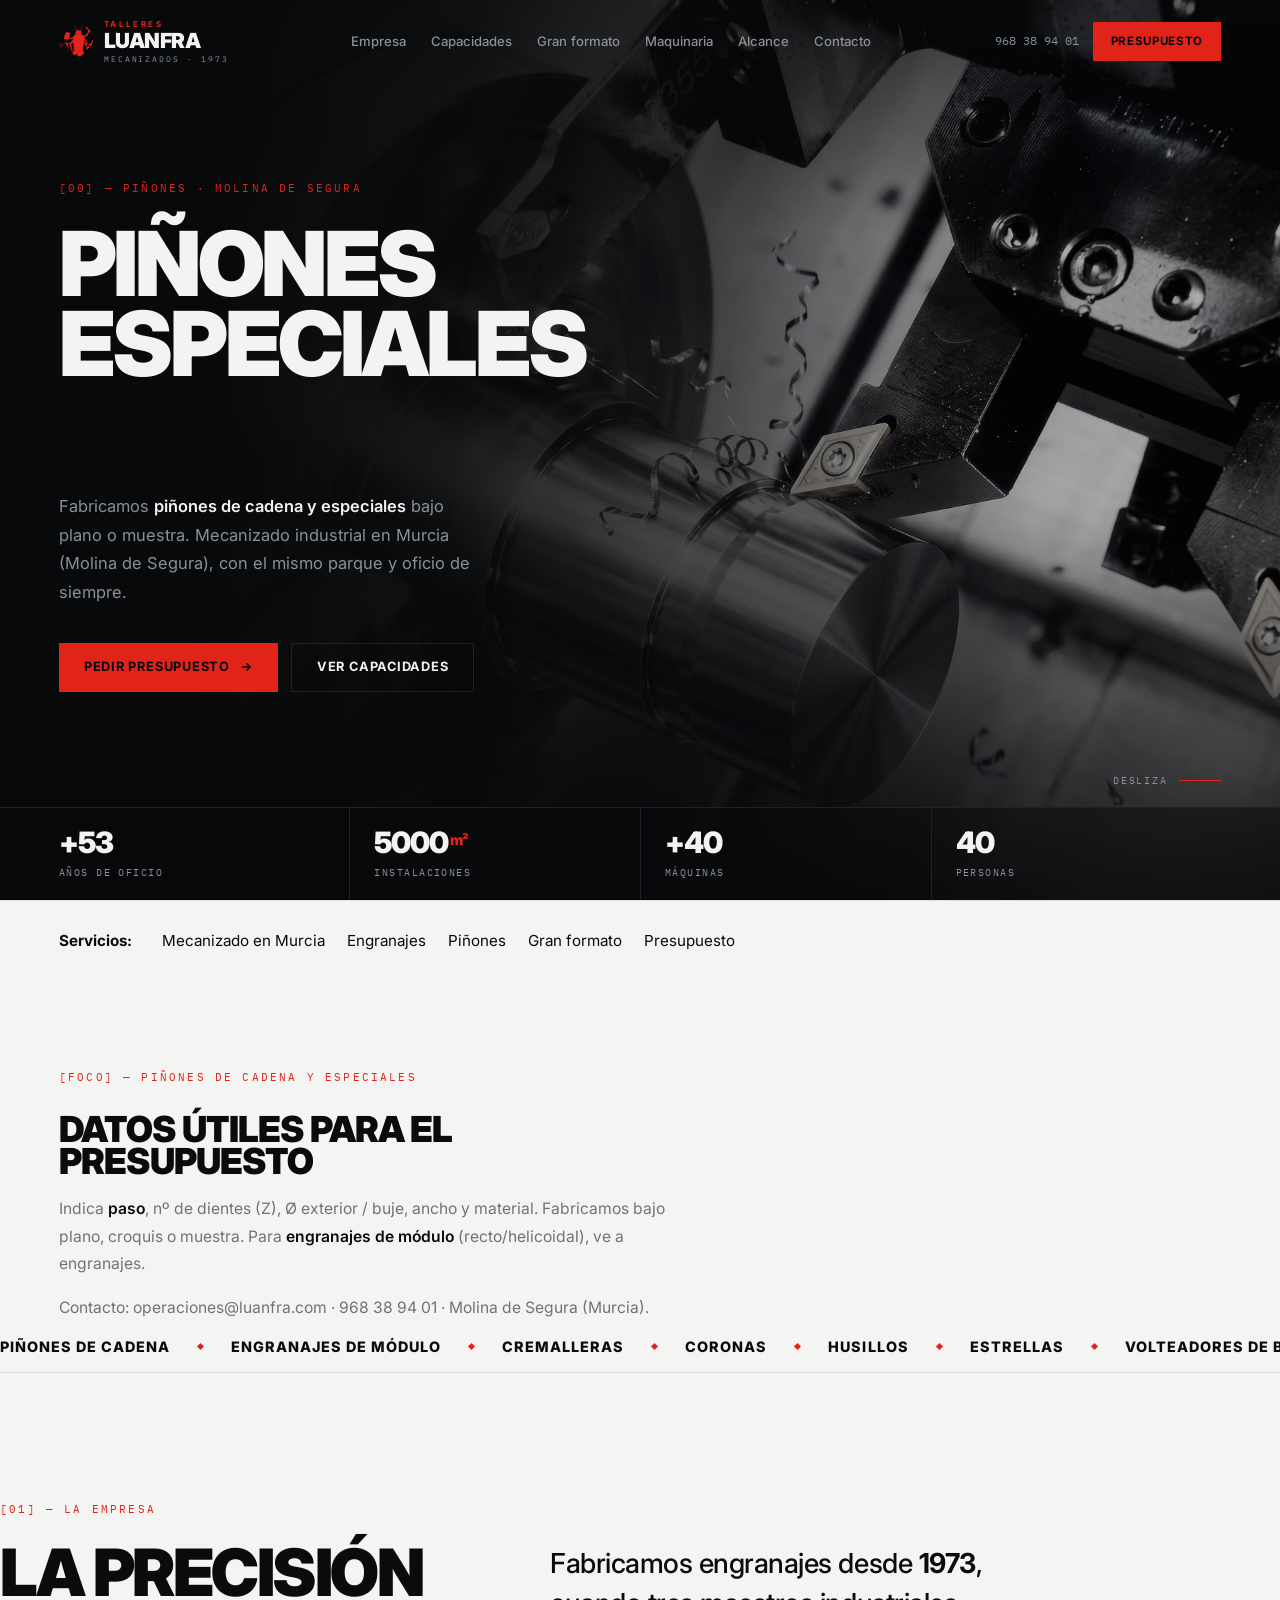
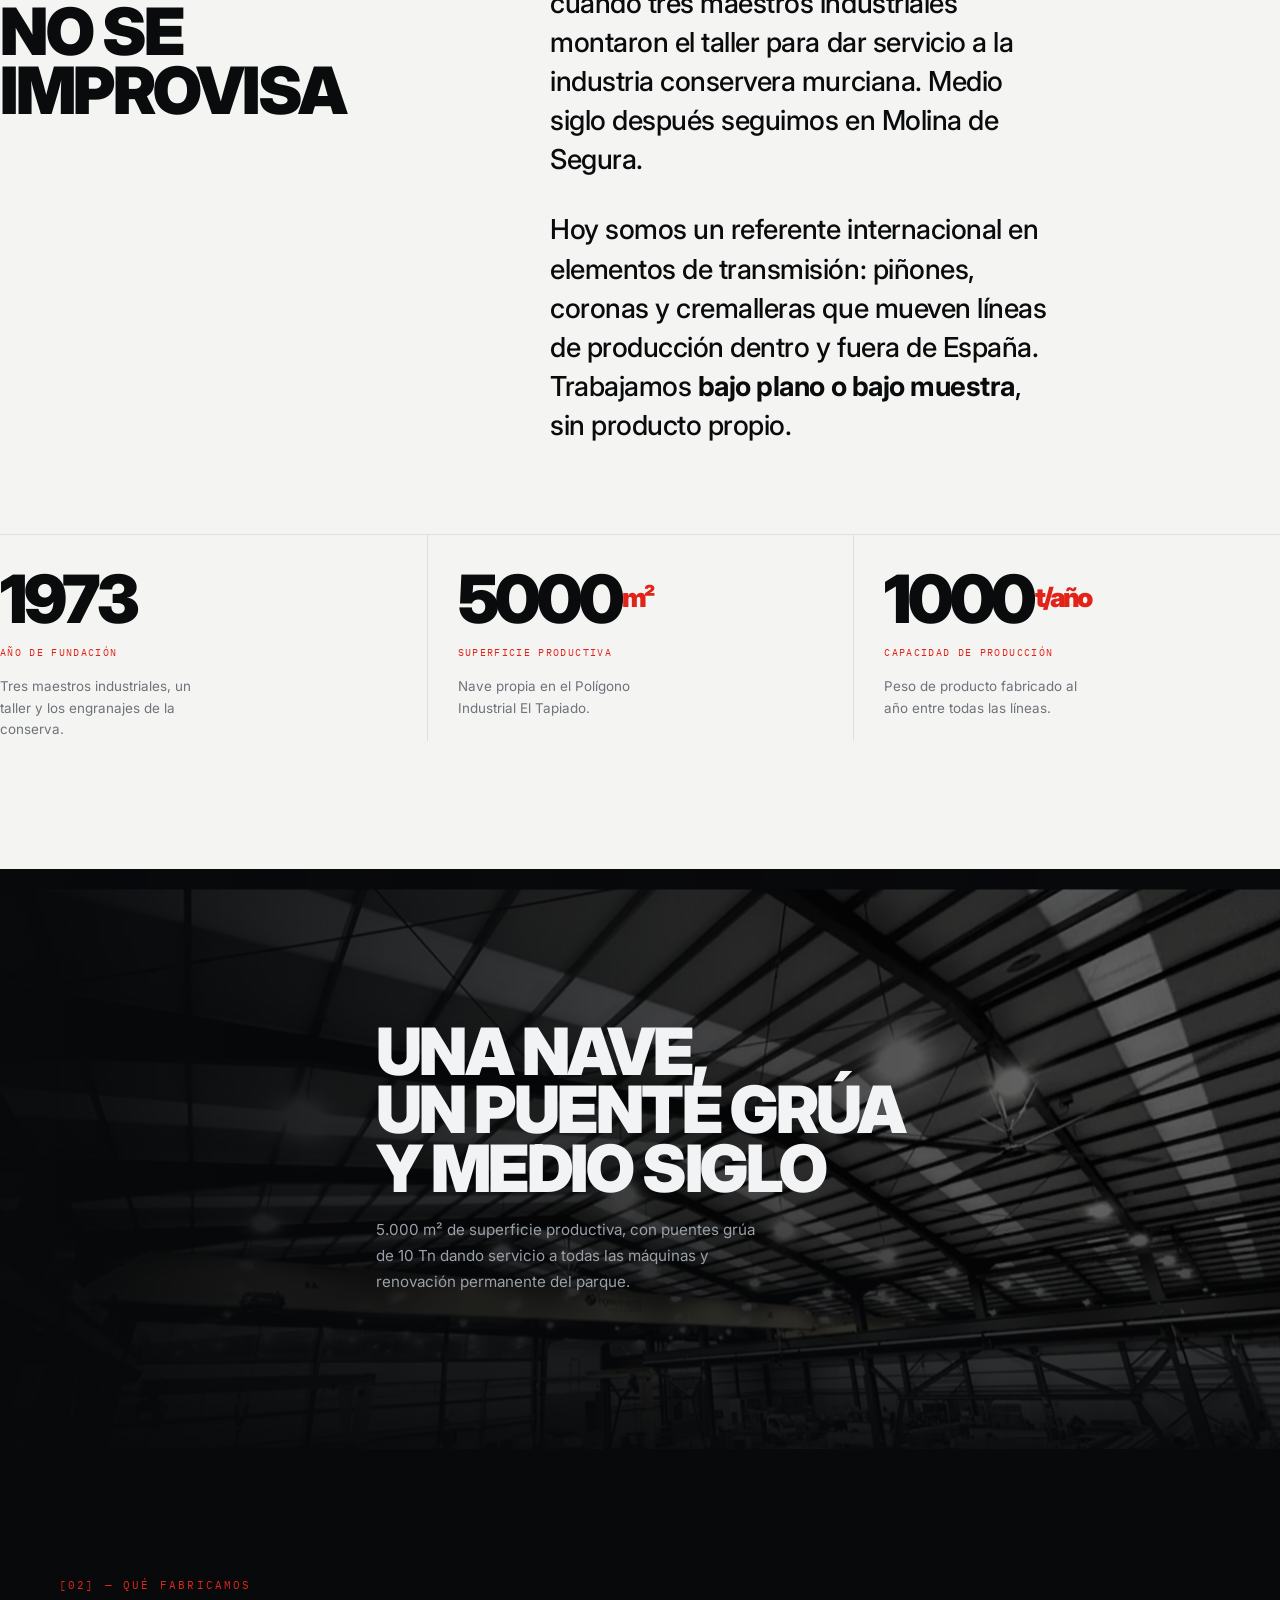
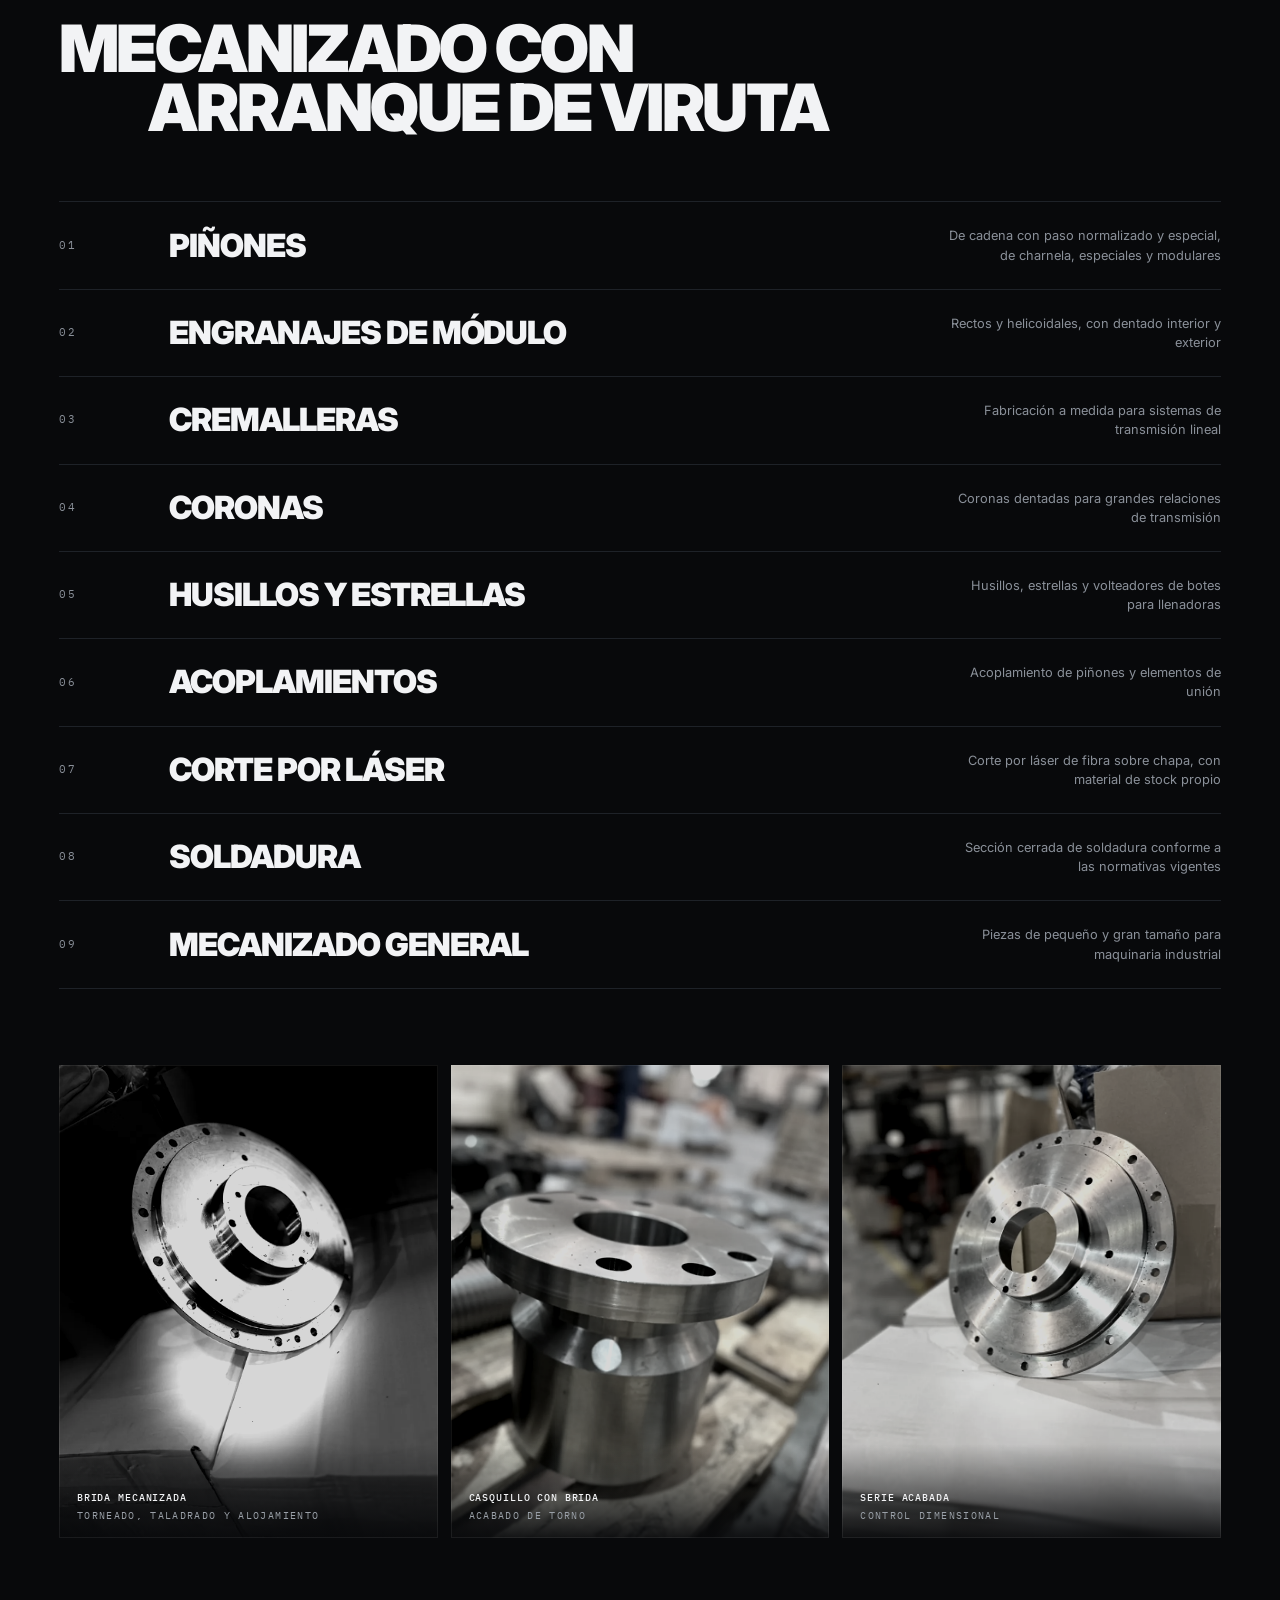
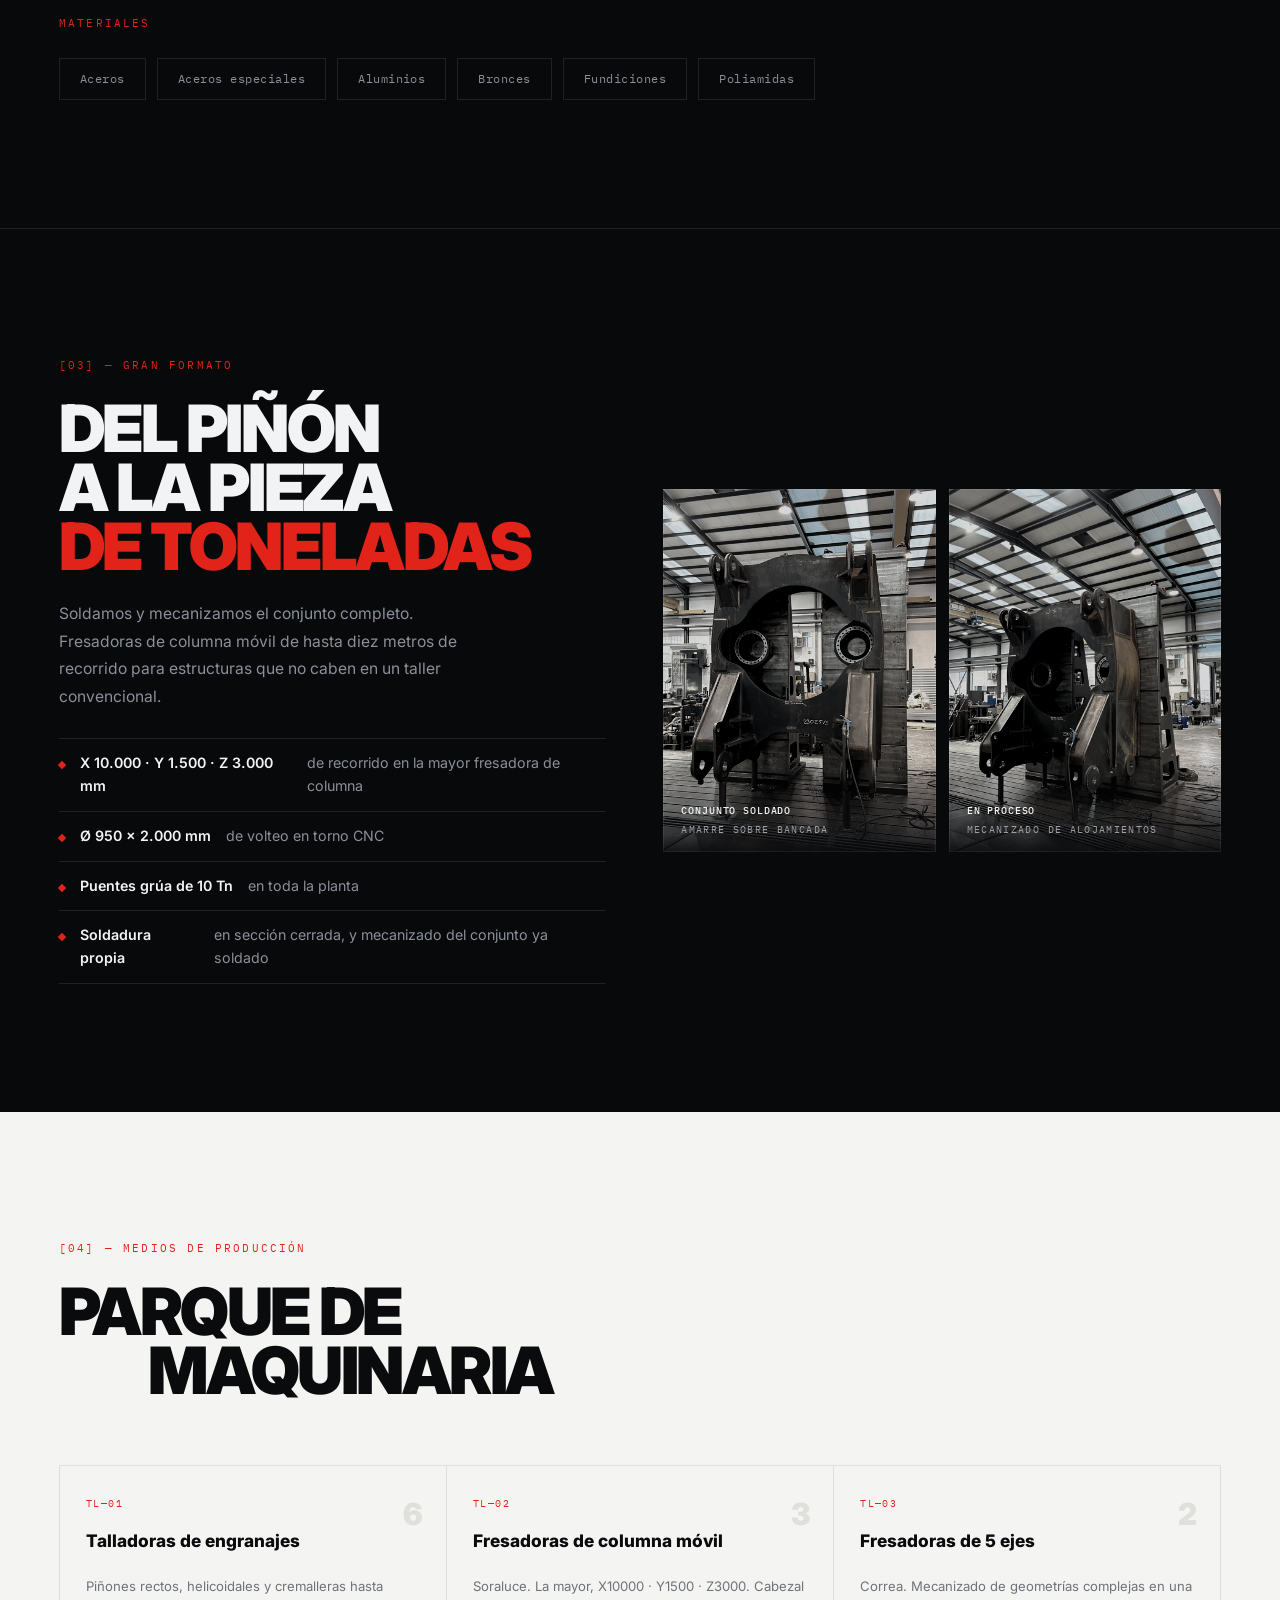
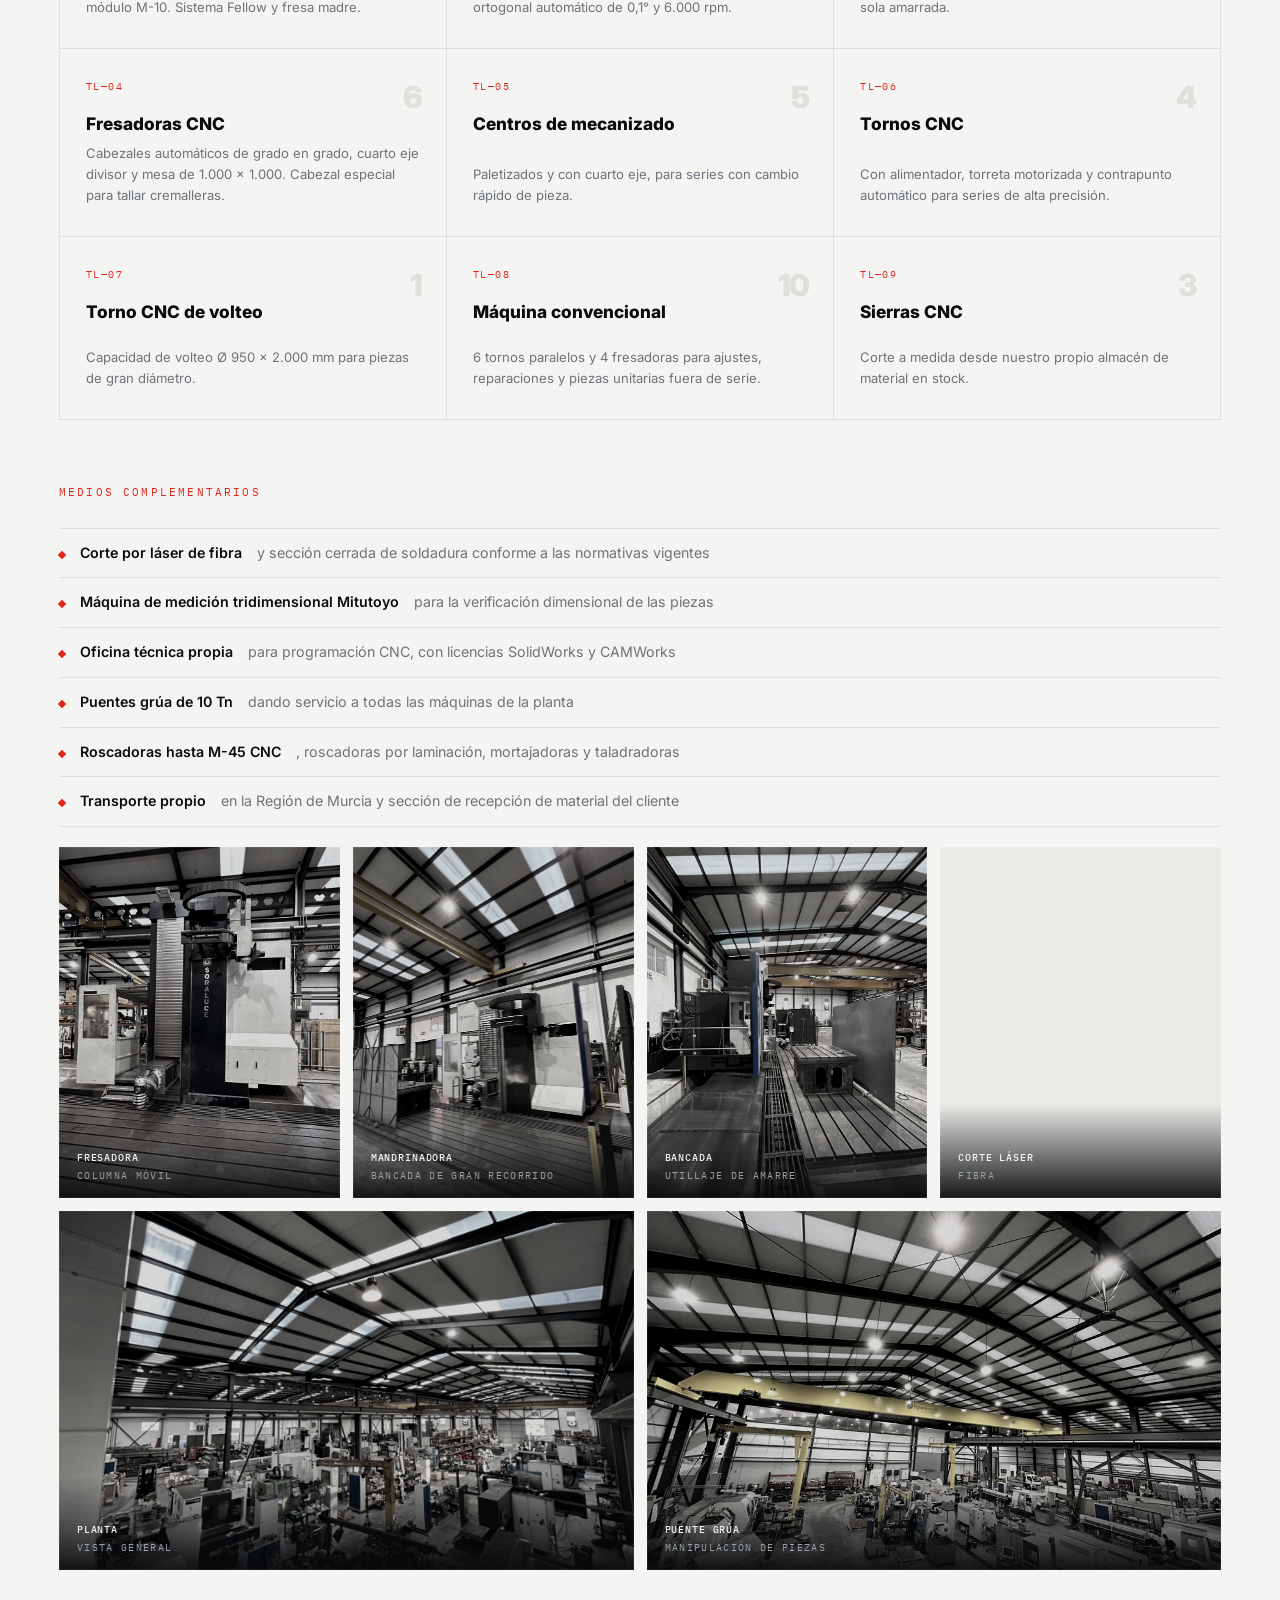
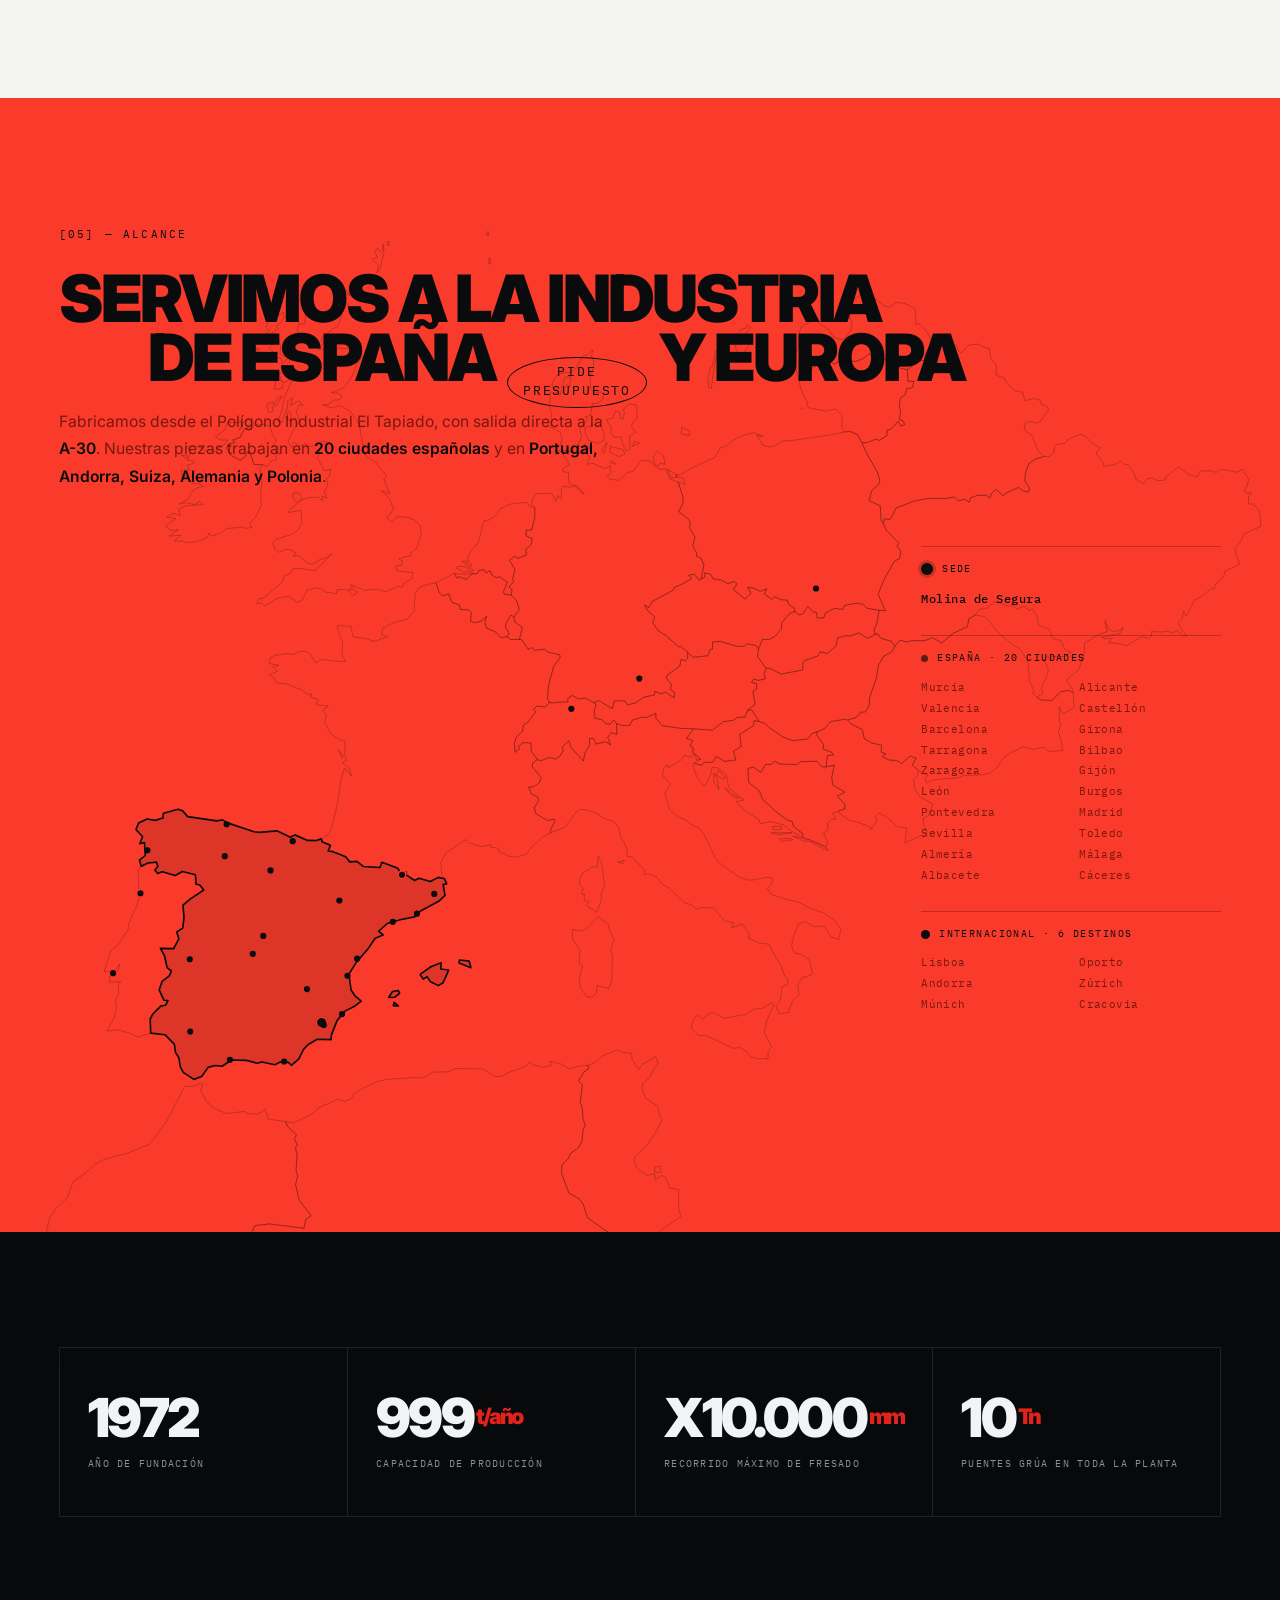
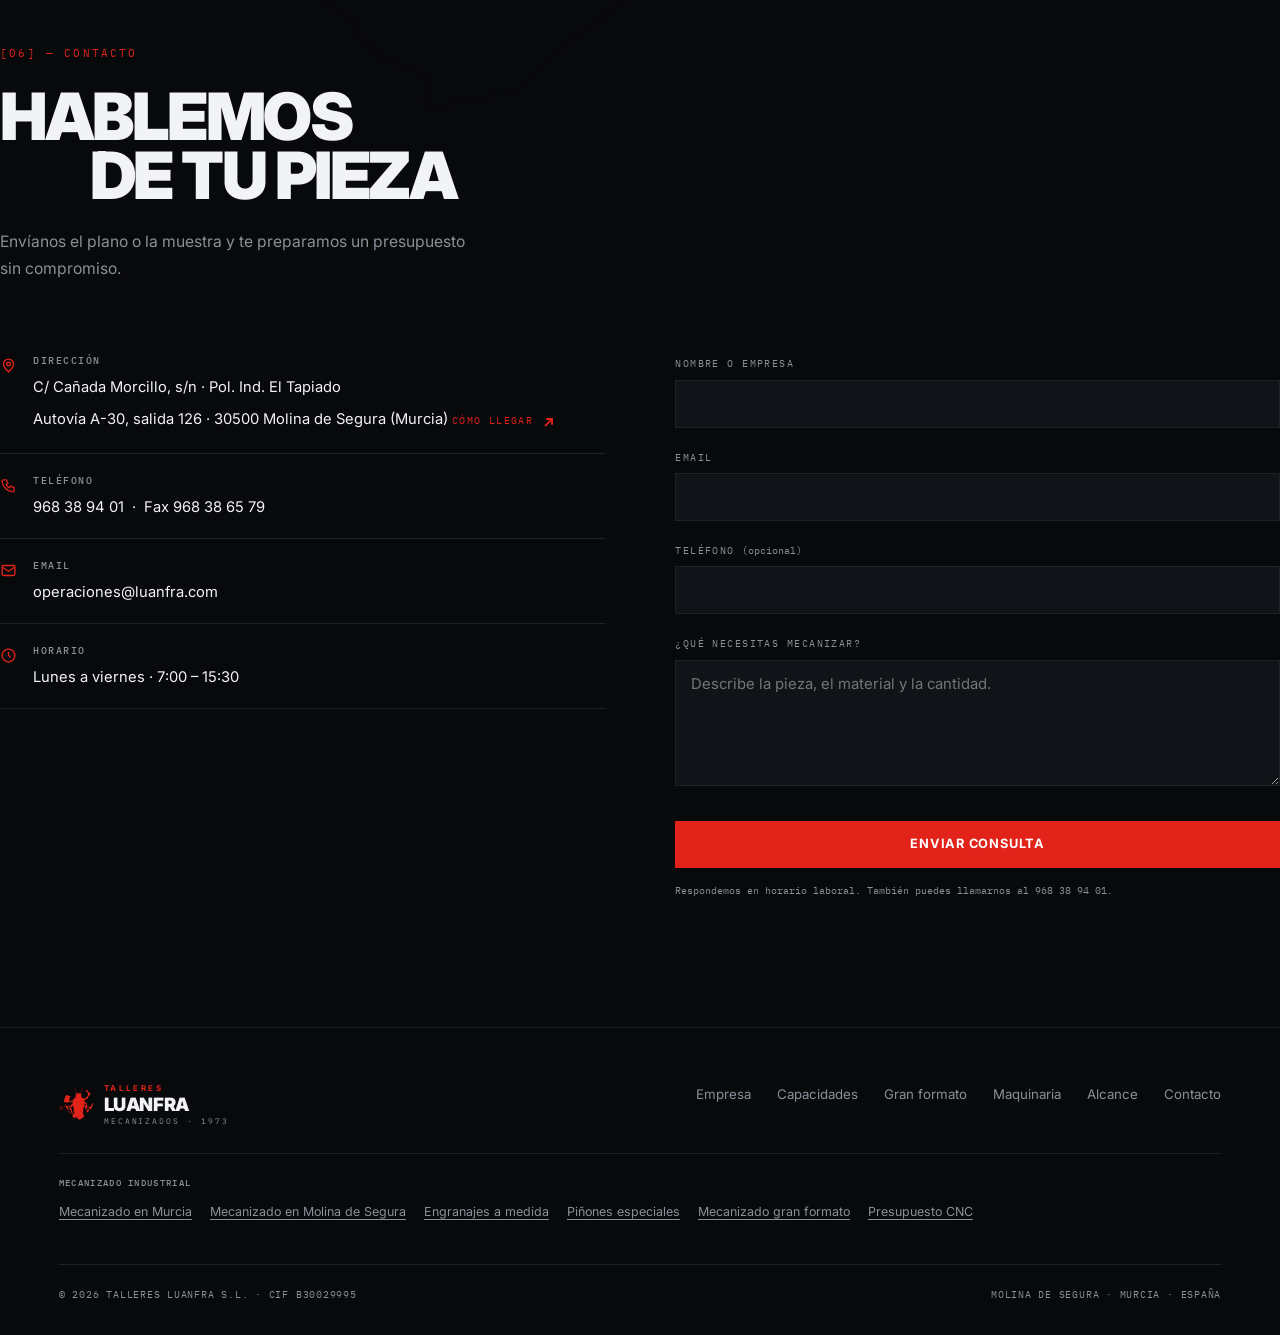
<file: pinones/index.html>
﻿<!DOCTYPE html>
<html lang="es">
<head>
<meta charset="UTF-8">
<meta name="viewport" content="width=device-width, initial-scale=1.0">
<title>Piñones especiales y de cadena en Murcia | Talleres Luanfra</title>
<meta name="description" content="Piñones de cadena, charnela y especiales bajo plano o muestra. Paso, dientes y buje. Talleres Luanfra, Molina de Segura (Murcia).">
<meta name="theme-color" content="#08090B">
<meta property="og:title" content="Piñones especiales en Murcia — Talleres Luanfra">
<meta property="og:description" content="Piñones de cadena, charnela y especiales bajo plano o muestra. Paso, dientes y buje. Talleres Luanfra, Molina de Segura (Murcia).">
<meta property="og:type" content="website">
<link rel="icon" href="/favicon.ico" sizes="any">
<link rel="icon" type="image/png" sizes="96x96" href="/favicon-96.png">
<link rel="apple-touch-icon" sizes="180x180" href="/apple-touch-icon.png">
<link rel="manifest" href="/site.webmanifest">
<link rel="canonical" href="https://www.luanfra.com/pinones/">
<meta property="og:url" content="https://www.luanfra.com/pinones/">
<meta property="og:image" content="https://www.luanfra.com/og-image.jpg">
<meta property="og:image:width" content="1200">
<meta property="og:image:height" content="630">
<meta property="og:image:alt" content="Torneado de precisión en Talleres Luanfra">
<meta name="twitter:card" content="summary_large_image">
<meta name="twitter:image" content="https://www.luanfra.com/og-image.jpg">
<meta property="og:locale" content="es_ES">
<meta property="og:site_name" content="Talleres Luanfra S.L.">
<meta name="robots" content="index, follow, max-image-preview:large">
<meta name="geo.region" content="ES-MC">
<meta name="geo.placename" content="Molina de Segura">
<script type="application/ld+json">
{
  "@context": "https://schema.org",
  "@type": ["Organization","LocalBusiness","ProfessionalService"],
  "additionalType": "https://schema.org/ManufacturingBusiness",
  "sameAs": [
    "https://www.linkedin.com/company/talleres-luanfra-sl"
  ],
  "name": "Talleres Luanfra S.L.",
  "alternateName": "Luanfra",
  "url": "https://www.luanfra.com/",
  "logo": "https://www.luanfra.com/img/logo.png",
  "image": "https://www.luanfra.com/og-image.jpg",
  "description": "Mecanizado de precisión y fabricación de elementos de transmisión: piñones, engranajes de módulo, cremalleras, coronas, husillos y estrellas. Piezas de pequeño y gran tamaño bajo plano o muestra.",
  "foundingDate": "1973",
  "numberOfEmployees": {
    "@type": "QuantitativeValue",
    "value": 40
  },
  "address": {
    "@type": "PostalAddress",
    "streetAddress": "Calle Cañada Morcillo, s/n · Polígono Industrial El Tapiado",
    "addressLocality": "Molina de Segura",
    "addressRegion": "Murcia",
    "postalCode": "30500",
    "addressCountry": "ES"
  },
  "geo": {
    "@type": "GeoCoordinates",
    "latitude": 38.0548,
    "longitude": -1.2131
  },
  "telephone": "+34968389401",
  "faxNumber": "+34968386579",
  "email": "operaciones@luanfra.com",
  "openingHoursSpecification": [
    {
      "@type": "OpeningHoursSpecification",
      "dayOfWeek": [
        "Monday",
        "Tuesday",
        "Wednesday",
        "Thursday",
        "Friday"
      ],
      "opens": "07:00",
      "closes": "15:30"
    }
  ],
  "areaServed": [
    {
      "@type": "Country",
      "name": "España"
    },
    {
      "@type": "Country",
      "name": "Portugal"
    },
    {
      "@type": "Country",
      "name": "Andorra"
    },
    {
      "@type": "Country",
      "name": "Suiza"
    },
    {
      "@type": "Country",
      "name": "Alemania"
    },
    {
      "@type": "Country",
      "name": "Polonia"
    }
  ],
  "knowsAbout": [
    "Mecanizado CNC",
    "Fabricación de engranajes",
    "Piñones de cadena",
    "Cremalleras",
    "Coronas dentadas",
    "Torneado",
    "Fresado",
    "Corte por láser",
    "Soldadura"
  ],
  "hasOfferCatalog": {
    "@type": "OfferCatalog",
    "name": "Capacidades de mecanizado",
    "itemListElement": [
      {
        "@type": "Offer",
        "itemOffered": {
          "@type": "Service",
          "name": "Piñones"
        }
      },
      {
        "@type": "Offer",
        "itemOffered": {
          "@type": "Service",
          "name": "Engranajes de módulo"
        }
      },
      {
        "@type": "Offer",
        "itemOffered": {
          "@type": "Service",
          "name": "Cremalleras"
        }
      },
      {
        "@type": "Offer",
        "itemOffered": {
          "@type": "Service",
          "name": "Coronas"
        }
      },
      {
        "@type": "Offer",
        "itemOffered": {
          "@type": "Service",
          "name": "Husillos y estrellas"
        }
      },
      {
        "@type": "Offer",
        "itemOffered": {
          "@type": "Service",
          "name": "Acoplamientos"
        }
      },
      {
        "@type": "Offer",
        "itemOffered": {
          "@type": "Service",
          "name": "Corte por láser"
        }
      },
      {
        "@type": "Offer",
        "itemOffered": {
          "@type": "Service",
          "name": "Soldadura"
        }
      },
      {
        "@type": "Offer",
        "itemOffered": {
          "@type": "Service",
          "name": "Mecanizado general"
        }
      }
    ]
  }
}
</script>
<link rel="preconnect" href="https://fonts.googleapis.com">
<link rel="preconnect" href="https://fonts.gstatic.com" crossorigin>
<link href="https://fonts.googleapis.com/css2?family=Inter:wght@400;500;600;700;800;900&family=IBM+Plex+Mono:wght@400;500&display=swap" rel="stylesheet">
<style>
/* ============================================================
   TALLERES LUANFRA S.L.
   Ritmo cromático: negro → blanco → negro → blanco → ROJO → negro
   ============================================================ */
:root{
  --rojo:#E2231A;
  --rojo-fondo:#FA3B2B;
  --f:'Inter',-apple-system,BlinkMacSystemFont,'Segoe UI',sans-serif;
  --mono:'IBM Plex Mono',ui-monospace,monospace;
  --ancho:1340px;
  --pad:clamp(20px,4.6vw,60px);
}
*{margin:0;padding:0;box-sizing:border-box}
html{scroll-behavior:smooth;-webkit-text-size-adjust:100%;background:#08090B}
[id]{scroll-margin-top:86px}
body{font-family:var(--f);line-height:1.6;overflow-x:hidden;-webkit-font-smoothing:antialiased}
img,svg,canvas{display:block;max-width:100%}
a{color:inherit;text-decoration:none}
ul,ol{list-style:none}
button{font:inherit;cursor:pointer;border:0;background:none;color:inherit}
::selection{background:var(--rojo);color:#fff}

/* ---------- temas de sección ---------- */
.tema{background:var(--bg);color:var(--fg)}
.t-negro {--bg:#08090B;--fg:#F2F3F5;--sec:#8A9099;--rule:#1E2228;--acc:#E2231A;--panel:#101318}
.t-blanco{--bg:#F4F4F2;--fg:#0A0B0D;--sec:#6E737B;--rule:#DFDFDB;--acc:#E2231A;--panel:#EAEAE7}
.t-rojo  {--bg:var(--rojo-fondo);--fg:#0A0B0D;--sec:#7A170F;--rule:rgba(10,11,13,.26);--acc:#0A0B0D;--panel:rgba(10,11,13,.06)}

.wrap{max-width:var(--ancho);margin:0 auto;padding-left:var(--pad);padding-right:var(--pad)}
.sec{padding:clamp(76px,10vw,138px) 0}

/* ---------- tipografía ---------- */
.h-xxl,.h-xl,.h-l{font-weight:900;letter-spacing:-0.038em;line-height:0.90;text-transform:uppercase}
.h-xxl{font-size:clamp(2.7rem,7vw,6.2rem)}
.h-xl{font-size:clamp(2.1rem,5.1vw,4.3rem)}
.h-l{font-size:clamp(1.5rem,2.8vw,2.3rem);letter-spacing:-0.028em}
.sangria{display:block;padding-left:clamp(0px,7vw,5.5em)}
.acc{color:var(--acc)}
.perfil{color:transparent;-webkit-text-stroke:1.4px currentColor;opacity:.55}

.marca-sec{font-family:var(--mono);font-size:.68rem;letter-spacing:.2em;text-transform:uppercase;
  color:var(--acc);margin-bottom:26px;display:block}
.cuerpo{color:var(--sec);font-size:.98rem;line-height:1.75;max-width:40ch}
.cuerpo strong{color:var(--fg);font-weight:600}
.declara{font-size:clamp(1.15rem,2.2vw,1.72rem);line-height:1.42;letter-spacing:-0.018em;
  font-weight:500;color:var(--fg);max-width:30ch}
.declara + .declara{margin-top:1.15em}

/* insignia inline, guiño a la referencia */
.insignia{display:inline-flex;flex-direction:column;align-items:center;justify-content:center;
  border:1px solid currentColor;border-radius:50%;padding:.42em 1.15em;margin:0 .18em;
  font-family:var(--mono);font-size:.2em;letter-spacing:.14em;line-height:1.45;
  text-transform:uppercase;font-weight:400;vertical-align:.32em;white-space:nowrap;
  transition:background .3s,color .3s}
.insignia:hover{background:var(--acc);color:var(--bg);border-color:var(--acc)}

/* ---------- animaciones ---------- */
.rv{opacity:0;transform:translateY(28px);transition:opacity .85s cubic-bezier(.16,1,.3,1),transform .85s cubic-bezier(.16,1,.3,1)}
.rv.on{opacity:1;transform:none}
.rv.d1{transition-delay:.09s}.rv.d2{transition-delay:.18s}.rv.d3{transition-delay:.27s}
@media (prefers-reduced-motion:reduce){
  html{scroll-behavior:auto}
  .rv{opacity:1;transform:none;transition:none}
  .cinta-pista{animation:none!important}
  *{animation-duration:.001s!important;transition-duration:.05s!important}
}

/* ============================================================ NAV */
.nav{position:fixed;inset:0 0 auto 0;z-index:140;padding:20px 0;
  border-bottom:1px solid transparent;
  transition:background .45s,padding .4s,border-color .45s,color .45s;
  color:var(--nav-fg)}
.nav.fija{background:var(--nav-bg);backdrop-filter:blur(14px);padding:11px 0;border-color:var(--nav-rule)}
.nav-negro {--nav-fg:#F2F3F5;--nav-sec:#8A9099;--nav-bg:rgba(8,9,11,.9);--nav-rule:#1E2228;--nav-acc:#E2231A;--nav-inv:#08090B}
.nav-blanco{--nav-fg:#0A0B0D;--nav-sec:#6E737B;--nav-bg:rgba(244,244,242,.93);--nav-rule:#DFDFDB;--nav-acc:#E2231A;--nav-inv:#F4F4F2}
.nav-rojo  {--nav-fg:#0A0B0D;--nav-sec:#7A170F;--nav-bg:rgba(250,59,43,.94);--nav-rule:rgba(10,11,13,.22);--nav-acc:#0A0B0D;--nav-inv:var(--rojo-fondo)}
.nav-in{display:flex;align-items:center;justify-content:space-between;gap:22px}
.marca{display:flex;align-items:center;gap:11px}
/* El logotipo es una silueta usada como máscara CSS: el color lo pone
   el fondo, así cambia solo con el tema de cada sección. */
.marca-logo{display:block;width:34px;height:34px;flex-shrink:0;
  background:var(--nav-acc);transition:background .45s;
  -webkit-mask:url(/img/logo.png) center/contain no-repeat;
          mask:url(/img/logo.png) center/contain no-repeat}
.marca-txt{font-weight:900;font-size:1.3rem;letter-spacing:-0.025em;line-height:1}
.marca-txt .sup{display:block;font-size:.5rem;font-weight:700;font-style:normal;
  letter-spacing:.3em;color:var(--nav-acc);margin-bottom:3px;text-transform:uppercase;
  transition:color .45s}
.marca-txt small{display:block;font-family:var(--mono);font-weight:400;font-size:.5rem;
  letter-spacing:.24em;color:var(--nav-sec);margin-top:3px;transition:color .45s}
.menu{display:flex;gap:25px;align-items:center}
.menu a{font-size:.82rem;font-weight:500;color:var(--nav-sec);position:relative;padding:6px 0;transition:color .25s}
.menu a::after{content:'';position:absolute;left:0;bottom:0;width:0;height:2px;background:var(--nav-acc);
  transition:width .3s cubic-bezier(.16,1,.3,1)}
.menu a:hover{color:var(--nav-fg)}
.menu a:hover::after{width:100%}
.nav-acc{display:flex;align-items:center;gap:14px}
.tel{font-family:var(--mono);font-size:.78rem;color:var(--nav-sec);transition:color .25s}
.tel:hover{color:var(--nav-fg)}
.btn{display:inline-flex;align-items:center;justify-content:center;gap:9px;
  font-weight:700;font-size:.8rem;letter-spacing:.06em;text-transform:uppercase;
  padding:13px 25px;transition:background .28s,color .28s,transform .2s,border-color .28s;white-space:nowrap}
.btn-acc{background:var(--nav-acc,var(--acc));color:var(--nav-inv,var(--bg))}
.btn-acc:hover{transform:translateY(-2px);opacity:.88}
.btn-linea{border:1px solid var(--rule);color:var(--fg)}
.btn-linea:hover{background:var(--fg);color:var(--bg);border-color:var(--fg)}
.btn-sm{padding:10px 18px;font-size:.72rem}
.burger{display:none;padding:8px;margin:-8px}
.burger span{display:block;width:23px;height:2px;background:var(--nav-fg);margin:5px 0;transition:transform .3s,opacity .3s}
.burger.x span:nth-child(1){transform:translateY(7px) rotate(45deg)}
.burger.x span:nth-child(2){opacity:0}
.burger.x span:nth-child(3){transform:translateY(-7px) rotate(-45deg)}

/* ============================================================ HERO */
.hero{position:relative;min-height:100svh;display:flex;align-items:center;overflow:hidden;isolation:isolate}
/* Fotografía real del taller ocupando el panel derecho. Imagen fija:
   sin animación ni librerías 3D. El degradado la funde con el negro. */
.hero-maquina{position:absolute;inset:0;z-index:0}
.hero-maquina picture{display:block;width:100%;height:100%}
.hero-maquina img{width:100%;height:100%;object-fit:cover;object-position:62% 50%}
.hero::after{content:'';position:absolute;inset:0;z-index:1;pointer-events:none;
  background:linear-gradient(94deg,#08090B 18%,rgba(8,9,11,.93) 36%,rgba(8,9,11,.62) 56%,rgba(8,9,11,.3) 80%),
             radial-gradient(130% 95% at 50% 106%,rgba(8,9,11,.9),transparent 55%),
             linear-gradient(rgba(8,9,11,.5) 0%,transparent 26%,transparent 54%,rgba(8,9,11,.8))}
.hero-in{position:relative;z-index:2;width:100%;padding-top:118px;padding-bottom:146px}
.hero h1{margin:24px 0 26px;max-width:17ch}
.hero .cuerpo{max-width:42ch;font-size:1.03rem}
.hero-ctas{display:flex;gap:13px;flex-wrap:wrap;margin-top:36px}
.barra{position:absolute;left:0;right:0;bottom:0;z-index:3;
  border-top:1px solid var(--rule);background:rgba(8,9,11,.5);backdrop-filter:blur(8px)}
.barra-in{display:grid;grid-template-columns:repeat(4,1fr)}
.dato{padding:20px 0 20px 24px;border-left:1px solid var(--rule)}
.dato:first-child{border-left:0;padding-left:0}
.dato b{display:block;font-weight:900;font-size:clamp(1.4rem,2.3vw,2rem);letter-spacing:-0.035em;line-height:1}
.dato b em{font-style:normal;color:var(--acc);font-size:.48em;vertical-align:.55em;margin-left:2px}
.dato span{font-family:var(--mono);font-size:.6rem;letter-spacing:.15em;text-transform:uppercase;
  color:var(--sec);display:block;margin-top:7px}
.pista{position:absolute;right:var(--pad);bottom:112px;z-index:4;display:flex;align-items:center;gap:11px;
  font-family:var(--mono);font-size:.6rem;letter-spacing:.2em;color:var(--sec);transition:opacity .4s}
.pista.off{opacity:0}
.pista i{display:block;width:42px;height:1px;background:currentColor;position:relative;overflow:hidden}
.pista i::after{content:'';position:absolute;inset:0;background:var(--acc);animation:corre 2s ease-in-out infinite}
@keyframes corre{0%{transform:translateX(-100%)}60%,100%{transform:translateX(100%)}}

/* ============================================================ CINTA */
.cinta{overflow:hidden;padding:14px 0;border-bottom:1px solid var(--rule);position:relative;z-index:5}
.cinta-pista{display:flex;width:max-content;animation:desliza 46s linear infinite}
.cinta:hover .cinta-pista{animation-play-state:paused}
.cinta-item{display:flex;align-items:center;gap:28px;padding-right:28px;white-space:nowrap;
  font-weight:800;font-size:.9rem;letter-spacing:.07em;text-transform:uppercase}
.cinta-item::after{content:'';width:5px;height:5px;background:var(--acc);transform:rotate(45deg);flex-shrink:0}
@keyframes desliza{to{transform:translateX(-50%)}}

/* ============================================================ EMPRESA (blanco) */
.declara-fila{display:grid;grid-template-columns:minmax(0,.9fr) minmax(0,1.35fr);gap:clamp(30px,5vw,80px);
  align-items:start}
.stats{display:grid;grid-template-columns:repeat(3,1fr);gap:0;margin-top:clamp(56px,7vw,96px);
  border-top:1px solid var(--rule)}
.stat{padding:34px 30px 0 0;border-left:1px solid var(--rule);padding-left:30px}
.stat:first-child{border-left:0;padding-left:0}
.stat b{display:block;font-weight:900;font-size:clamp(2.4rem,5.2vw,4.2rem);letter-spacing:-0.05em;line-height:.92}
.stat b em{font-style:normal;font-size:.4em;vertical-align:.62em;color:var(--acc);margin-left:2px}
.stat .et{font-family:var(--mono);font-size:.6rem;letter-spacing:.14em;text-transform:uppercase;
  color:var(--acc);display:block;margin-top:14px}
.stat p{font-size:.84rem;color:var(--sec);margin-top:16px;line-height:1.6;max-width:26ch}

/* ============================================================ FOTOGRAFÍA */
.foto{position:relative;overflow:hidden;background:var(--panel);display:block}
.foto picture,.banda picture{display:block;width:100%;height:100%}
.foto img{width:100%;height:100%;object-fit:cover;display:block;
  filter:grayscale(.76) contrast(1.15) brightness(.84);transform:scale(1.015);
  transition:filter .85s cubic-bezier(.16,1,.3,1),transform 1.2s cubic-bezier(.16,1,.3,1)}
.foto:hover img{filter:grayscale(0) contrast(1.03) brightness(.98);transform:scale(1.05)}
.foto figcaption{position:absolute;left:0;right:0;bottom:0;padding:46px 18px 15px;
  background:linear-gradient(transparent,rgba(8,9,11,.94));pointer-events:none;
  font-family:var(--mono);font-size:.6rem;letter-spacing:.14em;text-transform:uppercase;color:#9AA0A8}
.foto figcaption b{color:#F2F3F5;font-weight:500;display:block;margin-bottom:3px;letter-spacing:.09em}
.foto::after{content:'';position:absolute;inset:0;border:1px solid rgba(255,255,255,.07);pointer-events:none}

.banda{position:relative;height:min(74svh,580px);overflow:hidden}
.banda img{width:100%;height:116%;object-fit:cover;filter:grayscale(.84) contrast(1.2) brightness(.48);will-change:transform}
.banda::after{content:'';position:absolute;inset:0;
  background:linear-gradient(92deg,rgba(8,9,11,.95) 5%,rgba(8,9,11,.6) 44%,rgba(8,9,11,.22) 80%),
             linear-gradient(transparent 58%,rgba(8,9,11,.88))}
.banda-txt{position:absolute;inset:0;z-index:2;display:flex;align-items:center;color:#F2F3F5}
.banda-txt .h-xl{max-width:14ch}
.banda-txt p{margin-top:18px;max-width:40ch;color:#9AA0A8;font-size:.95rem;line-height:1.7}

.piezas{display:grid;grid-template-columns:repeat(3,1fr);gap:13px;margin-top:clamp(46px,6vw,76px)}
.piezas .foto{aspect-ratio:4/5}
.galeria{display:grid;grid-template-columns:repeat(4,1fr);gap:13px;margin-top:20px}
.galeria .foto{aspect-ratio:4/5}
.planta{display:grid;grid-template-columns:repeat(2,1fr);gap:13px}
.planta .foto{aspect-ratio:16/10}

/* ============================================================ CAPACIDADES */
.caps{border-top:1px solid var(--rule)}
.cap{display:grid;grid-template-columns:88px 1fr auto;gap:22px;align-items:center;
  padding:24px 0;border-bottom:1px solid var(--rule);position:relative;
  transition:padding-left .4s cubic-bezier(.16,1,.3,1)}
.cap::before{content:'';position:absolute;left:0;top:0;bottom:0;width:0;background:var(--acc);
  transition:width .4s cubic-bezier(.16,1,.3,1)}
.cap:hover{padding-left:24px}
.cap:hover::before{width:4px}
.cap-num{font-family:var(--mono);font-size:.7rem;letter-spacing:.15em;color:var(--sec);transition:color .3s}
.cap:hover .cap-num{color:var(--acc)}
.cap-nom{font-weight:900;font-size:clamp(1.3rem,2.5vw,2rem);letter-spacing:-0.032em;text-transform:uppercase;line-height:1}
.cap-det{font-size:.8rem;color:var(--sec);text-align:right;max-width:34ch;line-height:1.5}
.chips{display:flex;flex-wrap:wrap;gap:11px;margin-top:26px}
.chip{font-family:var(--mono);font-size:.76rem;letter-spacing:.04em;border:1px solid var(--rule);
  padding:10px 20px;color:var(--sec);transition:all .3s}
.chip:hover{border-color:var(--acc);color:var(--fg)}

/* ============================================================ GRAN FORMATO */
.gf-grid{display:grid;grid-template-columns:1fr 1.02fr;gap:clamp(30px,4.5vw,68px);align-items:center}
.gf-fotos{display:grid;grid-template-columns:repeat(2,1fr);gap:13px}
.gf-fotos .foto{aspect-ratio:3/4}
.gf-lista{margin-top:28px;border-top:1px solid var(--rule)}
.gf-lista li{display:flex;gap:15px;align-items:baseline;padding:13px 0;border-bottom:1px solid var(--rule);
  font-size:.89rem;color:var(--sec)}
.gf-lista li::before{content:'';width:6px;height:6px;background:var(--acc);flex-shrink:0;transform:rotate(45deg)}
.gf-lista b{color:var(--fg);font-weight:600}

/* ============================================================ MAQUINARIA */
.maq-grid{display:grid;grid-template-columns:repeat(3,1fr);gap:1px;background:var(--rule);
  border:1px solid var(--rule);margin-bottom:clamp(40px,5vw,64px)}
.ficha{background:var(--bg);padding:30px 26px;min-height:182px;display:flex;flex-direction:column;
  transition:background .35s;position:relative}
.ficha:hover{background:var(--panel)}
.ficha .n{font-family:var(--mono);font-size:.62rem;letter-spacing:.15em;color:var(--acc);margin-bottom:18px}
.ficha h3{font-weight:800;font-size:1.08rem;line-height:1.25;margin-bottom:9px}
.ficha p{font-size:.82rem;color:var(--sec);line-height:1.6;margin-top:auto}
.ficha .cant{position:absolute;top:24px;right:24px;font-weight:900;font-size:1.9rem;
  letter-spacing:-0.045em;color:var(--rule);transition:color .35s}
.ficha:hover .cant{color:var(--acc)}

/* ============================================================ MAPA (rojo) */
.alcance-grid{display:grid;grid-template-columns:minmax(0,1fr) minmax(240px,300px);
  gap:clamp(28px,4vw,64px);align-items:start;margin-top:clamp(28px,3.5vw,44px)}
.mapa-euro{max-height:62vh;display:flex}
.mapa-svg{width:100%;height:auto;max-height:62vh;overflow:visible}
.mapa-svg .pais{fill:none;stroke:#0A0B0D;stroke-width:1;opacity:.34}
.mapa-svg .espana{fill:rgba(10,11,13,.12);stroke:#0A0B0D;stroke-width:2.4;stroke-linejoin:round}
.mapa-svg .punto{fill:#0A0B0D;transition:r .25s ease}
.mapa-svg .punto.int{stroke:var(--bg);stroke-width:2}
.mapa-svg .sede{fill:#0A0B0D;stroke:var(--bg);stroke-width:2.5}
.mapa-svg .halo{fill:#0A0B0D;opacity:.22;transform-origin:center;transform-box:fill-box}
.tema.on .mapa-svg .halo{animation:latido 2.8s ease-out infinite}
@keyframes latido{0%{transform:scale(.5);opacity:.42}70%,100%{transform:scale(3);opacity:0}}
/* al señalar una ciudad del listado, su punto crece en el mapa */
.mapa-svg circle.resalta{r:11;filter:drop-shadow(0 0 6px rgba(10,11,13,.5))}

.destinos{display:grid;gap:26px}
.dest-bloque{border-top:1px solid var(--rule);padding-top:14px}
.dest-tit{display:flex;align-items:center;gap:9px;
  font-family:var(--mono);font-size:.64rem;letter-spacing:.14em;text-transform:uppercase;
  color:var(--fg);margin-bottom:12px}
.dest-tit .pt{width:9px;height:9px;border-radius:50%;background:#0A0B0D;flex-shrink:0}
.dest-tit .pt.nac{width:7px;height:7px;opacity:.65}
.dest-tit .pt.sede{width:12px;height:12px;box-shadow:0 0 0 3px rgba(10,11,13,.2)}
.dest-lista{display:grid;gap:3px}
.dest-lista.col2{grid-template-columns:1fr 1fr;gap:3px 16px}
.dest-lista li{font-family:var(--mono);font-size:.7rem;letter-spacing:.04em;color:var(--sec);
  cursor:default;transition:color .2s,transform .2s;outline:none}
.dest-lista li:hover,.dest-lista li:focus{color:var(--fg);transform:translateX(3px)}
.dest-lista li.es-sede{color:var(--fg);font-weight:500;font-size:.78rem}

@media(max-width:960px){
  .alcance-grid{grid-template-columns:1fr;gap:34px}
  .mapa-euro,.mapa-svg{max-height:none}
  .dest-lista.col2{grid-template-columns:repeat(auto-fill,minmax(108px,1fr))}
}


/* ============================================================ CIFRAS / CONTACTO */
.cifras-grid{display:grid;grid-template-columns:repeat(4,1fr);gap:1px;background:var(--rule);
  border:1px solid var(--rule)}
.cifra{background:var(--bg);padding:clamp(28px,3.6vw,44px) clamp(18px,2.2vw,32px)}
.cifra b{display:block;font-weight:900;font-size:clamp(2rem,4.2vw,3.4rem);letter-spacing:-0.048em;line-height:.95}
.cifra b em{font-style:normal;font-size:.4em;color:var(--acc);vertical-align:.62em;margin-left:3px}
.cifra span{font-family:var(--mono);font-size:.6rem;letter-spacing:.13em;text-transform:uppercase;
  color:var(--sec);display:block;margin-top:13px}
.cont-grid{display:grid;grid-template-columns:1fr 1fr;gap:clamp(38px,5.5vw,84px);margin-top:52px}
.datos li{display:flex;gap:16px;padding:19px 0;border-bottom:1px solid var(--rule);align-items:flex-start}
.datos svg{width:17px;height:17px;color:var(--acc);flex-shrink:0;margin-top:4px}
.datos b{display:block;font-family:var(--mono);font-size:.6rem;letter-spacing:.16em;text-transform:uppercase;
  color:var(--sec);margin-bottom:5px;font-weight:500}
.datos a,.datos span{font-size:.92rem}
.datos a{transition:color .25s}
.datos a:hover{color:var(--acc)}
.datos .ir{display:inline-flex;align-items:center;gap:7px;margin-top:11px;
  font-family:var(--mono);font-size:.62rem;letter-spacing:.14em;text-transform:uppercase;
  color:var(--acc);border-bottom:1px solid transparent;padding-bottom:2px;transition:border-color .25s}
.datos .ir:hover{border-color:var(--acc)}
.form label{display:block;font-family:var(--mono);font-size:.6rem;letter-spacing:.15em;text-transform:uppercase;
  color:var(--sec);margin:22px 0 8px}
.form input,.form textarea{width:100%;background:var(--panel);border:1px solid var(--rule);color:var(--fg);
  padding:14px 15px;font-family:var(--f);font-size:.93rem;transition:border-color .25s}
.form input:focus,.form textarea:focus{outline:none;border-color:var(--acc)}
.form textarea{min-height:126px;resize:vertical}
.form .btn{margin-top:28px;width:100%;background:var(--acc);color:#fff}
.nota{font-family:var(--mono);font-size:.6rem;color:var(--sec);margin-top:15px;line-height:1.7}
.aviso{margin-top:17px;padding:12px 15px;border:1px solid var(--acc);font-size:.84rem;color:var(--fg);display:none}
.aviso.ver{display:block}
.aviso.bien{border-color:#2E9E5B;color:#8FE0AC}
.form button[disabled]{opacity:.6;cursor:progress}

footer{padding:56px 0 32px;border-top:1px solid var(--rule)}
.pie{display:flex;justify-content:space-between;gap:34px;flex-wrap:wrap;align-items:flex-start}
.pie-nav{display:flex;gap:26px;flex-wrap:wrap}
.pie-nav a{font-size:.83rem;color:var(--sec);transition:color .25s}
.pie-nav a:hover{color:var(--fg)}
.legal{margin-top:42px;padding-top:22px;border-top:1px solid var(--rule);display:flex;
  justify-content:space-between;gap:15px;flex-wrap:wrap;
  font-family:var(--mono);font-size:.6rem;letter-spacing:.08em;color:var(--sec)}
.pie-seo{margin-top:28px;padding-top:22px;border-top:1px solid var(--rule)}
.pie-seo b{display:block;font-family:var(--mono);font-size:.58rem;letter-spacing:.14em;text-transform:uppercase;color:var(--sec);margin-bottom:12px;font-weight:500}
.pie-seo-links{display:flex;flex-wrap:wrap;gap:8px 18px}
.pie-seo-links a{font-size:.78rem;color:var(--sec);text-decoration:underline;text-underline-offset:3px;transition:color .25s}
.pie-seo-links a:hover{color:var(--fg)}



/* ============================================================ RESPONSIVE */
@media(max-width:1100px){
  .declara-fila{grid-template-columns:1fr;gap:34px}
  .maq-grid{grid-template-columns:repeat(2,1fr)}
  .maq-grid .ficha:last-child{grid-column:1/-1}
  .galeria{grid-template-columns:repeat(2,1fr)}
  .gf-grid{grid-template-columns:1fr}
  .cifras-grid{grid-template-columns:repeat(2,1fr)}
  .cap{grid-template-columns:64px 1fr;gap:16px}
  .cap-det{display:none}
}
@media(max-width:860px){
  .menu{position:fixed;inset:0 0 auto 0;flex-direction:column;align-items:flex-start;
    background:var(--nav-bg);backdrop-filter:blur(16px);padding:94px var(--pad) 38px;gap:4px;
    transform:translateY(-101%);transition:transform .45s cubic-bezier(.16,1,.3,1);
    border-bottom:1px solid var(--nav-rule)}
  .menu.abierto{transform:none}
  .menu a{font-size:1.5rem;font-weight:800;letter-spacing:-0.025em;color:var(--nav-fg);
    padding:10px 0;text-transform:uppercase}
  .burger{display:block;z-index:2}
  .tel,.nav-acc .btn{display:none}
  .barra-in{grid-template-columns:repeat(2,1fr)}
  .dato{padding:15px 0 15px 16px}
  .dato:nth-child(odd){border-left:0;padding-left:0}
  .dato:nth-child(n+3){border-top:1px solid var(--rule)}
  .hero-in{padding-bottom:184px}
  .hero-maquina img{opacity:.5;object-position:58% 50%}
  .pista{display:none}
  .stats{grid-template-columns:1fr}
  .stat{border-left:0;padding-left:0;border-top:1px solid var(--rule);padding-top:26px;margin-top:8px}
  .stat:first-child{border-top:0;margin-top:0}
  .cont-grid{grid-template-columns:1fr}
  .planta{grid-template-columns:1fr}
  .banda{height:min(60svh,420px)}
  .sangria{padding-left:0}
}
@media(max-width:560px){
  .piezas{grid-template-columns:1fr 1fr}
  .piezas .foto:first-child{grid-column:1/-1;aspect-ratio:4/3}
  .maq-grid,.cifras-grid{grid-template-columns:1fr}

}
</style>
</head>
<body>

<!-- ============ NAV ============ -->
<nav class="nav nav-negro" id="nav">
  <div class="wrap nav-in">
    <a class="marca" href="#top" aria-label="Talleres Luanfra — inicio">
      <i class="marca-logo" aria-hidden="true"></i>
      <span class="marca-txt"><i class="sup">Talleres</i>LUANFRA<small>MECANIZADOS · 1973</small></span>
    </a>
    <div class="menu" id="menu">
      <a href="#empresa">Empresa</a>
      <a href="#capacidades">Capacidades</a>
      <a href="#granformato">Gran formato</a>
      <a href="#maquinaria">Maquinaria</a>
      <a href="#alcance">Alcance</a>
      <a href="#contacto">Contacto</a>
    </div>
    <div class="nav-acc">
      <a class="tel" href="tel:+34968389401">968 38 94 01</a>
      <a class="btn btn-acc btn-sm" href="#contacto">Presupuesto</a>
      <button class="burger" id="burger" aria-label="Menú" aria-expanded="false" aria-controls="menu">
        <span></span><span></span><span></span>
      </button>
    </div>
  </div>
</nav>

<!-- ============ HERO (negro) ============ -->
<header class="hero tema t-negro" id="top" data-tema="negro">
  <div class="hero-maquina" aria-hidden="true">
    <picture><source srcset="/img/hero-torno.webp" type="image/webp">
      <img src="/img/hero-torno.jpg" alt="" width="2000" height="1267" fetchpriority="high" decoding="async"></picture>
  </div>
  <div class="wrap hero-in">
    <span class="marca-sec">[00] — Piñones · Molina de Segura</span>
    <h1 class="h-xxl">Piñones<br>especiales<br><span class="perfil">desde 1973</span></h1>
    <p class="cuerpo">Fabricamos <strong>piñones de cadena y especiales</strong> bajo plano o muestra. Mecanizado industrial en Murcia (Molina de Segura), con el mismo parque y oficio de siempre.</p>
    <div class="hero-ctas">
      <a class="btn btn-acc" href="#contacto">Pedir presupuesto
        <svg width="14" height="14" viewBox="0 0 24 24" fill="none" stroke="currentColor" stroke-width="2.6" aria-hidden="true"><path d="M5 12h14M13 6l6 6-6 6"/></svg></a>
      <a class="btn btn-linea" href="#capacidades">Ver capacidades</a>
    </div>
  </div>
  <div class="pista" id="pista"><span>DESLIZA</span><i></i></div>
  <div class="barra">
    <div class="wrap barra-in">
      <div class="dato"><b data-desde="1973">+53</b><span>Años de oficio</span></div>
      <div class="dato"><b data-n="5000" data-mil="1">5.000<em>m²</em></b><span>Instalaciones</span></div>
      <div class="dato"><b data-n="40" data-pre="+">+40</b><span>Máquinas</span></div>
      <div class="dato"><b data-n="40">40</b><span>Personas</span></div>
    </div>
  </div>
</header>

<section id="seo-servicios" class="tema t-blanco" data-tema="blanco" style="padding:28px 0;border-top:1px solid rgba(0,0,0,.08)">
  <div class="wrap" style="display:flex;flex-wrap:wrap;gap:14px 22px;align-items:center;font-size:.95rem">
    <strong style="margin-right:8px">Servicios:</strong>
    <a href="/mecanizado-murcia/">Mecanizado en Murcia</a>
    <a href="/engranajes/">Engranajes</a>
    <a href="/pinones/">Piñones</a>
    <a href="/mecanizado-gran-formato/">Gran formato</a>
    <a href="#contacto">Presupuesto</a>
  </div>
</section>

<section id="foco-landing" class="tema t-blanco" data-tema="blanco" style="padding:clamp(48px,7vw,88px) 0 0">
  <div class="wrap">
    <span class="marca-sec">[Foco] — Piñones de cadena y especiales</span>
    <h2 class="h-l" style="max-width:18ch;margin-bottom:18px">Datos útiles para el presupuesto</h2>
    <p class="cuerpo" style="max-width:62ch;margin-bottom:16px">Indica <strong>paso</strong>, nº de dientes (Z), Ø exterior / buje, ancho y material. Fabricamos bajo plano, croquis o muestra. Para <strong>engranajes de módulo</strong> (recto/helicoidal), ve a <a href="/engranajes/">engranajes</a>.</p>
    <p class="cuerpo" style="max-width:62ch">Contacto: <a href="mailto:operaciones@luanfra.com">operaciones@luanfra.com</a> · 968 38 94 01 · Molina de Segura (Murcia).</p>
  </div>
</section>

<!-- ============ EMPRESA (blanco) ============ -->
<section class="tema t-blanco" data-tema="blanco" id="empresa">
  <div class="cinta" aria-hidden="true">
    <div class="cinta-pista" id="cintaPista">
      <span class="cinta-item">Piñones de cadena</span>
      <span class="cinta-item">Engranajes de módulo</span>
      <span class="cinta-item">Cremalleras</span>
      <span class="cinta-item">Coronas</span>
      <span class="cinta-item">Husillos</span>
      <span class="cinta-item">Estrellas</span>
      <span class="cinta-item">Volteadores de botes</span>
      <span class="cinta-item">Piñones de charnela</span>
      <span class="cinta-item">Acoplamientos</span>
      <span class="cinta-item">Mecanizado general</span>
    </div>
  </div>

  <div class="wrap sec">
    <span class="marca-sec rv">[01] — La empresa</span>
    <div class="declara-fila">
      <h2 class="h-xl rv">La precisión<br>no se improvisa</h2>
      <div class="rv d1">
        <p class="declara">Fabricamos engranajes desde <strong>1973</strong>, cuando tres maestros industriales montaron el taller para dar servicio a la industria conservera murciana. Medio siglo después seguimos en Molina de Segura.</p>
        <p class="declara">Hoy somos un referente internacional en elementos de transmisión: piñones, coronas y cremalleras que mueven líneas de producción dentro y fuera de España. Trabajamos <strong>bajo plano o bajo muestra</strong>, sin producto propio.</p>
      </div>
    </div>

    <div class="stats">
      <div class="stat rv"><b data-n="1973">1973</b><span class="et">Año de fundación</span>
        <p>Tres maestros industriales, un taller y los engranajes de la conserva.</p></div>
      <div class="stat rv d1"><b data-n="5000" data-mil="1">5.000<em>m²</em></b><span class="et">Superficie productiva</span>
        <p>Nave propia en el Polígono Industrial El Tapiado.</p></div>
      <div class="stat rv d2"><b data-n="1000" data-mil="1">1.000<em>t/año</em></b><span class="et">Capacidad de producción</span>
        <p>Peso de producto fabricado al año entre todas las líneas.</p></div>
    </div>
  </div>
</section>

<!-- ============ BANDA (foto nave) ============ -->
<div class="banda tema t-negro" data-tema="negro">
  <picture><source srcset="/img/nave-panoramica.webp" type="image/webp"><img src="/img/nave-panoramica.jpg" alt="Interior de la nave de Talleres Luanfra con puente grúa y línea de tornos CNC" id="bandaImg" loading="lazy" decoding="async" width="1700" height="1275"></picture>
  <div class="banda-txt">
    <div class="wrap">
      <h2 class="h-xl rv">Una nave,<br>un puente grúa<br>y medio siglo</h2>
      <p class="rv d1">5.000 m² de superficie productiva, con puentes grúa de 10 Tn dando servicio a todas las máquinas y renovación permanente del parque.</p>
    </div>
  </div>
</div>

<!-- ============ CAPACIDADES (negro) ============ -->
<section class="tema t-negro sec" data-tema="negro" id="capacidades">
  <div class="wrap">
    <span class="marca-sec rv">[02] — Qué fabricamos</span>
    <h2 class="h-xl rv" style="margin-bottom:clamp(40px,5vw,72px)">Mecanizado con<br><span class="sangria">arranque de viruta</span></h2>
    <div class="caps">
      <div class="cap rv"><span class="cap-num">01</span><span class="cap-nom">Piñones</span><span class="cap-det">De cadena con paso normalizado y especial, de charnela, especiales y modulares</span></div>
      <div class="cap rv"><span class="cap-num">02</span><span class="cap-nom">Engranajes de módulo</span><span class="cap-det">Rectos y helicoidales, con dentado interior y exterior</span></div>
      <div class="cap rv"><span class="cap-num">03</span><span class="cap-nom">Cremalleras</span><span class="cap-det">Fabricación a medida para sistemas de transmisión lineal</span></div>
      <div class="cap rv"><span class="cap-num">04</span><span class="cap-nom">Coronas</span><span class="cap-det">Coronas dentadas para grandes relaciones de transmisión</span></div>
      <div class="cap rv"><span class="cap-num">05</span><span class="cap-nom">Husillos y estrellas</span><span class="cap-det">Husillos, estrellas y volteadores de botes para llenadoras</span></div>
      <div class="cap rv"><span class="cap-num">06</span><span class="cap-nom">Acoplamientos</span><span class="cap-det">Acoplamiento de piñones y elementos de unión</span></div>
      <div class="cap rv"><span class="cap-num">07</span><span class="cap-nom">Corte por láser</span><span class="cap-det">Corte por láser de fibra sobre chapa, con material de stock propio</span></div>
      <div class="cap rv"><span class="cap-num">08</span><span class="cap-nom">Soldadura</span><span class="cap-det">Sección cerrada de soldadura conforme a las normativas vigentes</span></div>
      <div class="cap rv"><span class="cap-num">09</span><span class="cap-nom">Mecanizado general</span><span class="cap-det">Piezas de pequeño y gran tamaño para maquinaria industrial</span></div>
    </div>

    <div class="piezas">
      <figure class="foto rv"><picture><source srcset="/img/pieza-bn.webp" type="image/webp"><img src="/img/pieza-bn.jpg" alt="Brida mecanizada de acero con taladros pasantes y alojamiento torneado" loading="lazy" decoding="async" width="1000" height="1333"></picture>
        <figcaption><b>Brida mecanizada</b>Torneado, taladrado y alojamiento</figcaption></figure>
      <figure class="foto rv d1"><picture><source srcset="/img/pieza-macro.webp" type="image/webp"><img src="/img/pieza-macro.jpg" alt="Detalle macro de pieza cilíndrica con brida y acabado de torneado" loading="lazy" decoding="async" width="900" height="1200"></picture>
        <figcaption><b>Casquillo con brida</b>Acabado de torno</figcaption></figure>
      <figure class="foto rv d2"><picture><source srcset="/img/pieza-brida.webp" type="image/webp"><img src="/img/pieza-brida.jpg" alt="Brida de acero acabada con círculo de taladros y chavetero" loading="lazy" decoding="async" width="850" height="1133"></picture>
        <figcaption><b>Serie acabada</b>Control dimensional</figcaption></figure>
    </div>

    <span class="marca-sec rv" style="margin-top:clamp(50px,6vw,80px)">Materiales</span>
    <div class="chips rv">
      <span class="chip">Aceros</span><span class="chip">Aceros especiales</span><span class="chip">Aluminios</span>
      <span class="chip">Bronces</span><span class="chip">Fundiciones</span><span class="chip">Poliamidas</span>
    </div>
  </div>
</section>

<!-- ============ GRAN FORMATO (negro) ============ -->
<section class="tema t-negro sec" data-tema="negro" id="granformato" style="border-top:1px solid #1E2228">
  <div class="wrap gf-grid">
    <div>
      <span class="marca-sec rv">[03] — Gran formato</span>
      <h2 class="h-xl rv">Del piñón<br>a la pieza<br><span class="acc">de toneladas</span></h2>
      <p class="cuerpo rv d1" style="margin-top:24px">Soldamos y mecanizamos el conjunto completo. Fresadoras de columna móvil de hasta diez metros de recorrido para estructuras que no caben en un taller convencional.</p>
      <ul class="gf-lista rv d2">
        <li><b>X 10.000 · Y 1.500 · Z 3.000 mm</b> de recorrido en la mayor fresadora de columna</li>
        <li><b>Ø 950 × 2.000 mm</b> de volteo en torno CNC</li>
        <li><b>Puentes grúa de 10 Tn</b> en toda la planta</li>
        <li><b>Soldadura propia</b> en sección cerrada, y mecanizado del conjunto ya soldado</li>
      </ul>
    </div>
    <div class="gf-fotos">
      <figure class="foto rv d1"><picture><source srcset="/img/granformato-1.webp" type="image/webp"><img src="/img/granformato-1.jpg" alt="Estructura soldada de gran tamaño amarrada sobre la bancada de la mandrinadora" loading="lazy" decoding="async" width="1050" height="1400"></picture>
        <figcaption><b>Conjunto soldado</b>Amarre sobre bancada</figcaption></figure>
      <figure class="foto rv d2"><picture><source srcset="/img/granformato-2.webp" type="image/webp"><img src="/img/granformato-2.jpg" alt="Vista lateral de la estructura de gran formato durante el mecanizado" loading="lazy" decoding="async" width="900" height="1200"></picture>
        <figcaption><b>En proceso</b>Mecanizado de alojamientos</figcaption></figure>
    </div>
  </div>
</section>

<!-- ============ MAQUINARIA (blanco) ============ -->
<section class="tema t-blanco sec" data-tema="blanco" id="maquinaria">
  <div class="wrap">
    <span class="marca-sec rv">[04] — Medios de producción</span>
    <h2 class="h-xl rv" style="margin-bottom:clamp(40px,5vw,68px)">Parque de<br><span class="sangria">maquinaria</span></h2>
    <div class="maq-grid">
      <article class="ficha rv"><span class="cant">6</span><span class="n">TL—01</span>
        <h3>Talladoras de engranajes</h3><p>Piñones rectos, helicoidales y cremalleras hasta módulo M-10. Sistema Fellow y fresa madre.</p></article>
      <article class="ficha rv d1"><span class="cant">3</span><span class="n">TL—02</span>
        <h3>Fresadoras de columna móvil</h3><p>Soraluce. La mayor, X10000 · Y1500 · Z3000. Cabezal ortogonal automático de 0,1° y 6.000 rpm.</p></article>
      <article class="ficha rv d2"><span class="cant">2</span><span class="n">TL—03</span>
        <h3>Fresadoras de 5 ejes</h3><p>Correa. Mecanizado de geometrías complejas en una sola amarrada.</p></article>
      <article class="ficha rv"><span class="cant">6</span><span class="n">TL—04</span>
        <h3>Fresadoras CNC</h3><p>Cabezales automáticos de grado en grado, cuarto eje divisor y mesa de 1.000 × 1.000. Cabezal especial para tallar cremalleras.</p></article>
      <article class="ficha rv d1"><span class="cant">5</span><span class="n">TL—05</span>
        <h3>Centros de mecanizado</h3><p>Paletizados y con cuarto eje, para series con cambio rápido de pieza.</p></article>
      <article class="ficha rv d2"><span class="cant">4</span><span class="n">TL—06</span>
        <h3>Tornos CNC</h3><p>Con alimentador, torreta motorizada y contrapunto automático para series de alta precisión.</p></article>
      <article class="ficha rv"><span class="cant">1</span><span class="n">TL—07</span>
        <h3>Torno CNC de volteo</h3><p>Capacidad de volteo Ø 950 × 2.000 mm para piezas de gran diámetro.</p></article>
      <article class="ficha rv d1"><span class="cant">10</span><span class="n">TL—08</span>
        <h3>Máquina convencional</h3><p>6 tornos paralelos y 4 fresadoras para ajustes, reparaciones y piezas unitarias fuera de serie.</p></article>
      <article class="ficha rv d2"><span class="cant">3</span><span class="n">TL—09</span>
        <h3>Sierras CNC</h3><p>Corte a medida desde nuestro propio almacén de material en stock.</p></article>
    </div>

    <span class="marca-sec rv" style="margin-top:clamp(44px,5vw,68px)">Medios complementarios</span>
    <ul class="gf-lista rv" style="margin-top:20px;max-width:none">
      <li><b>Corte por láser de fibra</b> y sección cerrada de soldadura conforme a las normativas vigentes</li>
      <li><b>Máquina de medición tridimensional Mitutoyo</b> para la verificación dimensional de las piezas</li>
      <li><b>Oficina técnica propia</b> para programación CNC, con licencias SolidWorks y CAMWorks</li>
      <li><b>Puentes grúa de 10 Tn</b> dando servicio a todas las máquinas de la planta</li>
      <li><b>Roscadoras hasta M-45 CNC</b>, roscadoras por laminación, mortajadoras y taladradoras</li>
      <li><b>Transporte propio</b> en la Región de Murcia y sección de recepción de material del cliente</li>
    </ul>

    <div class="galeria">
      <figure class="foto rv"><picture><source srcset="/img/maq-soraluce.webp" type="image/webp"><img src="/img/maq-soraluce.jpg" alt="Fresadora de columna móvil con cabezal automático" loading="lazy" decoding="async" width="820" height="1093"></picture>
        <figcaption><b>Fresadora</b>Columna móvil</figcaption></figure>
      <figure class="foto rv d1"><picture><source srcset="/img/maq-mandrinadora.webp" type="image/webp"><img src="/img/maq-mandrinadora.jpg" alt="Mandrinadora de gran formato con bancada de ranuras en T" loading="lazy" decoding="async" width="950" height="713"></picture>
        <figcaption><b>Mandrinadora</b>Bancada de gran recorrido</figcaption></figure>
      <figure class="foto rv d2"><picture><source srcset="/img/maq-bancada.webp" type="image/webp"><img src="/img/maq-bancada.jpg" alt="Bancada de mecanizado con utillaje de amarre" loading="lazy" decoding="async" width="820" height="1093"></picture>
        <figcaption><b>Bancada</b>Utillaje de amarre</figcaption></figure>
      <figure class="foto rv d3"><picture><source srcset="/img/maq-laser.webp" type="image/webp"><img src="/img/maq-laser.jpg" alt="Máquina de corte por láser de fibra en la planta" loading="lazy" decoding="async" width="950" height="713"></picture>
        <figcaption><b>Corte láser</b>Fibra</figcaption></figure>
    </div>

    <div class="planta" style="margin-top:13px">
      <figure class="foto rv"><picture><source srcset="/img/nave-planta.webp" type="image/webp"><img src="/img/nave-planta.jpg" alt="Vista general de la planta con las líneas de tornos y fresadoras" loading="lazy" decoding="async" width="1400" height="1050"></picture>
        <figcaption><b>Planta</b>Vista general</figcaption></figure>
      <figure class="foto rv d1"><picture><source srcset="/img/nave-puente.webp" type="image/webp"><img src="/img/nave-puente.jpg" alt="Puente grúa sobre la zona de mecanizado" loading="lazy" decoding="async" width="950" height="713"></picture>
        <figcaption><b>Puente grúa</b>Manipulación de piezas</figcaption></figure>
    </div>
  </div>
</section>

<!-- ============ ALCANCE (rojo) ============ -->
<section class="tema t-rojo sec" data-tema="rojo" id="alcance">
  <div class="wrap">
    <span class="marca-sec rv" style="color:#0A0B0D">[05] — Alcance</span>
    <div class="mapa-cab">
      <h2 class="h-xl rv">Servimos a la industria<br><span class="sangria">de España <a class="insignia" href="#contacto"><span>Pide</span><span>presupuesto</span></a> y Europa</span></h2>
    </div>
    <p class="cuerpo rv d1" style="max-width:56ch;margin-bottom:clamp(36px,4.5vw,56px)">Fabricamos desde el Polígono Industrial El Tapiado, con salida directa a la <strong>A-30</strong>. Nuestras piezas trabajan en <strong>20 ciudades españolas</strong> y en <strong>Portugal, Andorra, Suiza, Alemania y Polonia</strong>.</p>
    <div class="alcance-grid">
      <div class="mapa-euro rv">
        <svg class="mapa-svg" viewBox="174.3 58 1181.4 814" role="img"
             aria-label="Mapa de Europa con las 20 ciudades españolas y los 6 destinos internacionales a los que servimos, con origen en Molina de Segura">
          <path class="pais" d="M563.3,74.9L553.3,78.2L542.9,84.6L534.6,82.5L523.8,72.1L514.6,72.5L519.6,68.5L510.9,63.4L504.4,62.8L494.4,67.2L488.0,62.4L484.9,53.3L490.9,48.1L513.7,40.7L521.6,35.1L527.9,24.9L526.3,5.9L508.2,9.3L510.0,5.2L527.8,-9.3L537.2,-12.5L552.0,-13.2L558.3,-8.1L556.9,-15.1L564.2,-12.1L560.5,-20.7L565.8,-31.3L563.7,-40.2L567.6,-42.6L569.7,-53.4L560.6,-51.8L550.6,-70.1L555.3,-85.1L561.7,-91.2L568.6,-92.9L557.2,-94.6L541.0,-87.0L531.3,-90.9L524.7,-87.7L516.5,-93.2L512.9,-85.7L507.5,-94.9L514.1,-108.9L524.5,-125.5L519.7,-136.2L523.5,-148.1L529.8,-147.2L523.2,-153.8L511.3,-146.9L514.3,-158.3L506.9,-153.0L506.9,-144.4L498.8,-123.1L492.8,-124.2L498.0,-137.8L501.7,-156.7L510.8,-179.1L518.0,-190.6L503.6,-180.9L497.9,-183.2L495.9,-190.0L491.6,-192.1L503.7,-197.4L500.4,-200.4L509.1,-209.5L510.9,-216.0L505.5,-224.2L507.3,-230.1L512.4,-231.9L508.8,-238.7L513.9,-248.9L526.1,-247.3L520.7,-256.4L523.5,-266.1L532.4,-266.2L532.5,-279.5L536.8,-282.5L541.9,-277.8L586.7,-279.3L580.8,-263.8L558.0,-247.6L556.2,-242.2L560.8,-240.0L551.9,-228.6L559.3,-228.9L572.5,-233.1L581.0,-230.5L608.5,-229.3L615.8,-218.0L608.1,-206.7L599.7,-187.2L589.0,-172.8L570.8,-165.5L580.1,-165.3L586.2,-160.6L582.4,-155.0L576.4,-155.2L564.8,-147.9L557.8,-148.1L573.3,-143.2L579.6,-146.4L586.3,-145.7L598.5,-138.3L611.1,-120.3L618.3,-79.3L621.9,-73.1L635.4,-64.4L651.3,-43.9L647.4,-39.2L655.7,-17.9L643.8,-22.8L655.6,-10.8L661.5,5.0L651.4,17.3L658.2,22.6L667.1,15.1L682.1,16.3L691.8,20.0L699.9,27.4L702.0,41.8L695.5,60.7L687.7,66.8L686.2,72.4L676.2,73.8L669.6,77.4L674.1,79.6L673.6,85.5L664.2,87.6L666.7,94.4L689.5,96.7L688.5,105.8L677.1,111.9L674.1,117.9L668.2,117.2L649.8,124.7L637.2,121.3L618.6,122.6L599.3,114.5L601.6,118.5L595.5,121.7L579.2,121.5L578.5,127.5L562.4,125.4L555.6,120.3L548.6,119.0L535.5,121.9L528.2,136.7L521.0,140.7L509.8,131.2L491.7,134.2L474.3,145.6L468.2,140.6L461.9,142.5L464.4,135.4L472.0,134.0L499.1,110.6L502.2,100.9L509.6,99.2L513.9,91.6L524.9,90.7L546.8,94.3L571.2,69.7ZM525.8,-14.7L528.8,-11.5L519.5,-6.0L514.8,-12.9L515.1,-19.2L522.8,-19.9ZM602.9,-308.6L602.9,-308.6L602.9,-308.6ZM647.4,-371.3L644.7,-376.2L647.0,-382.1ZM640.8,-373.0L646.9,-367.7L641.4,-345.4L637.0,-340.8L639.9,-351.1L630.6,-360.6L638.3,-362.6L634.4,-370.6L638.4,-376.4ZM655.3,-386.2L653.6,-379.7L651.4,-385.7ZM584.5,-287.8L584.5,-287.8L584.5,-287.8ZM590.6,-284.5L590.6,-284.5L590.6,-284.5ZM588.6,-299.5L596.0,-295.0L593.0,-291.9L581.1,-297.3L582.5,-305.4L589.1,-303.1ZM598.0,-306.7L591.1,-312.9L592.4,-315.6ZM477.5,-187.3L477.5,-187.3L477.5,-187.3ZM512.0,-124.4L505.9,-126.9L507.6,-138.3L511.9,-135.6ZM499.0,-171.9L487.4,-170.6L489.8,-180.6L485.6,-184.4L491.9,-188.4L500.4,-179.2ZM486.3,-152.5L485.5,-138.6L479.0,-136.9L476.6,-148.8ZM489.9,-146.0L487.3,-148.1L492.4,-157.5L498.9,-160.4ZM501.4,-275.5L496.7,-267.2L490.0,-263.1L492.9,-259.0L476.6,-247.4L473.7,-251.1L480.6,-255.8L475.8,-260.6L478.8,-271.8L486.2,-269.2L485.1,-273.7L501.4,-282.7ZM489.3,-205.1L489.3,-205.1L489.3,-205.1ZM496.8,-231.9L495.7,-222.2L507.9,-216.0L499.0,-207.9L497.7,-216.1L489.8,-217.2L487.4,-224.0L479.6,-231.1L484.5,-236.6L495.0,-239.6ZM469.4,-245.0L472.0,-241.7L465.1,-237.9L461.1,-243.9ZM463.9,-216.6L460.3,-217.9L461.5,-230.6L465.3,-229.6ZM458.1,-209.8L458.1,-209.8L458.1,-209.8ZM470.9,-60.6L458.0,-60.9L452.0,-77.8L448.9,-80.1L444.6,-72.1L437.8,-67.1L424.1,-74.1L418.0,-85.2L420.9,-89.8L430.4,-93.5L426.7,-96.6L437.2,-100.2L444.2,-112.5L449.2,-115.0L452.3,-112.2L457.7,-118.3L471.6,-119.2L481.3,-116.7L484.1,-106.7L490.5,-95.0L484.8,-89.0L493.3,-86.8L494.7,-75.3L489.9,-81.4L490.0,-67.4L483.3,-66.3L476.5,-57.9ZM609.6,125.7L601.6,130.2L595.3,123.9L602.1,120.9Z"/><path class="pais" d="M1895.4,84.6L1874.9,94.3L1871.7,104.3L1860.5,113.8L1858.3,120.7L1854.1,119.8L1843.1,129.9L1829.4,137.3L1818.3,160.2L1813.9,153.3L1811.6,163.5L1806.2,169.7L1810.1,179.0L1819.3,189.0L1811.7,188.8L1804.8,181.6L1797.3,185.0L1792.5,181.8L1781.1,183.6L1767.3,182.8L1767.3,189.3L1762.6,193.2L1753.3,190.2L1731.3,203.1L1714.0,199.7L1704.7,199.6L1710.4,192.1L1700.2,193.4L1693.7,191.2L1721.1,186.0L1725.8,176.9L1719.4,181.8L1711.6,182.9L1704.7,179.3L1699.3,166.9L1702.4,183.2L1691.2,186.4L1669.1,199.7L1669.6,209.2L1666.8,223.8L1660.8,238.2L1643.2,253.5L1652.4,268.2L1652.9,272.4L1646.7,268.6L1634.7,270.7L1621.8,283.4L1605.2,282.5L1600.2,278.5L1608.9,272.5L1606.6,265.5L1616.1,242.7L1616.3,236.0L1610.1,225.0L1615.8,217.9L1619.8,224.4L1621.8,219.2L1641.0,219.3L1649.4,212.8L1641.0,209.4L1635.1,196.2L1623.1,192.9L1618.3,179.7L1602.5,173.7L1600.2,160.0L1592.8,149.6L1589.7,152.7L1580.6,145.8L1571.1,150.1L1563.5,144.7L1556.8,145.8L1546.0,140.6L1536.6,140.1L1527.9,148.2L1515.5,150.8L1509.9,158.9L1500.6,164.3L1498.7,175.7L1477.2,185.6L1461.1,199.6L1448.3,191.8L1435.6,196.3L1416.8,196.1L1409.7,198.0L1399.8,195.3L1392.9,204.1L1387.6,197.0L1372.5,192.8L1367.7,186.2L1363.8,187.1L1362.4,179.1L1366.2,172.3L1369.8,151.8L1379.0,152.4L1368.3,128.3L1376.5,108.0L1392.2,79.9L1400.0,76.3L1401.3,65.4L1395.8,58.1L1398.9,54.3L1380.1,34.8L1375.9,25.1L1377.6,18.4L1385.7,19.4L1394.8,2.6L1421.0,-7.6L1441.0,-11.5L1468.2,-11.4L1479.5,-13.6L1485.1,-8.0L1495.2,-10.2L1501.1,-5.7L1503.1,-12.1L1512.5,-15.6L1525.9,-16.2L1531.4,-12.1L1533.3,-18.3L1540.8,-24.6L1550.5,-15.3L1555.9,-19.7L1573.3,-27.5L1580.7,-21.9L1588.0,-21.1L1589.2,-26.2L1582.5,-36.7L1583.1,-48.4L1588.6,-62.5L1598.4,-68.9L1610.6,-72.8L1617.6,-72.3L1625.5,-78.6L1625.2,-86.9L1628.7,-90.1L1640.9,-91.7L1646.7,-98.3L1663.5,-104.7L1670.5,-102.2L1680.8,-91.6L1692.5,-85.3L1686.3,-77.6L1697.5,-62.1L1697.3,-58.4L1712.6,-60.5L1722.3,-65.9L1727.7,-60.4L1732.4,-61.3L1742.0,-48.1L1744.7,-38.9L1756.0,-33.1L1760.7,-39.8L1767.9,-41.2L1775.9,-37.5L1786.5,-38.0L1789.0,-43.6L1806.3,-57.2L1820.5,-46.9L1834.3,-42.5L1837.9,-51.4L1851.3,-51.8L1861.9,-49.4L1868.7,-54.2L1892.5,-49.5L1899.3,-53.9L1908.8,-39.4L1906.2,-27.9L1901.3,-22.6L1905.3,-19.2L1913.5,-19.6L1908.7,-15.0L1908.7,-3.1L1915.5,-3.5L1924.9,7.2L1926.9,29.4L1901.3,40.5L1898.6,49.3L1888.5,62.3ZM1714.2,202.6L1714.2,202.6L1714.2,202.6Z"/><path class="pais" d="M1077.4,997.0L1077.5,1024.6L1080.5,1036.0L1052.8,1055.2L1043.8,1063.5L1038.8,1073.7L1031.5,1075.8L1024.1,1088.6L1031.1,1110.3L1030.7,1123.1L1017.8,1144.2L1001.8,1153.2L976.0,1060.3L944.3,1037.7L938.2,1018.4L932.3,1010.4L917.3,1001.9L906.6,973.6L906.8,961.0L916.3,951.9L919.8,943.9L931.4,935.7L936.1,926.9L938.1,909.1L941.2,903.0L937.7,893.0L937.2,880.4L933.8,869.7L937.0,844.4L931.1,838.3L940.0,824.6L946.2,820.6L944.9,815.5L954.6,812.0L966.9,801.5L988.4,793.0L996.1,796.9L1009.0,798.4L1009.3,807.2L1019.2,821.7L1025.1,813.8L1043.7,802.8L1047.3,812.5L1041.4,819.5L1035.5,832.6L1025.1,841.9L1023.7,849.4L1029.2,863.6L1047.0,875.1L1049.8,890.0L1053.2,894.5L1044.2,913.2L1031.7,931.2L1013.1,949.4L1013.0,957.3L1018.2,967.4L1031.2,976.1L1042.0,973.9L1043.1,982.8L1052.6,976.4L1058.3,979.2L1064.3,994.7ZM1061.6,918.5L1061.6,918.5L1061.6,918.5ZM1052.2,971.5L1042.3,971.5L1042.7,963.8L1050.1,963.0Z"/><path class="pais" d="M953.4,286.5L957.0,289.2L954.2,299.1L953.5,309.5L956.7,309.6L965.7,311.5L971.2,317.3L977.5,318.0L982.8,311.6L986.8,317.3L987.1,333.0L978.9,330.0L973.9,337.1L978.3,348.4L970.8,343.4L956.9,347.0L953.0,338.5L947.3,339.1L947.5,348.5L940.3,360.6L938.4,371.7L920.3,351.8L917.0,342.0L907.3,351.8L909.0,356.5L904.8,363.9L897.9,368.8L889.2,366.3L875.2,371.6L871.4,369.4L862.5,357.7L861.7,345.2L850.4,344.8L843.4,350.4L845.2,353.7L838.8,359.0L837.8,345.0L841.1,335.9L849.5,328.6L850.9,318.9L856.6,316.0L868.9,300.0L865.4,296.5L870.5,291.6L882.9,292.9L889.2,285.9L892.0,286.9L916.0,285.1L915.5,280.2L922.4,276.0L931.5,281.1L941.5,279.8Z"/><path class="pais" d="M1182.4,-260.9L1176.6,-253.2L1177.9,-241.9L1181.8,-238.2L1170.3,-220.1L1169.9,-214.4L1165.1,-210.7L1167.6,-219.5L1161.1,-228.1L1159.6,-242.6L1168.1,-258.2L1175.2,-259.6L1177.1,-264.2ZM1125.2,-172.1L1121.5,-172.7L1119.9,-185.6L1123.8,-202.1L1126.3,-203.7L1131.2,-227.2L1133.8,-226.3L1128.4,-199.0ZM1183.9,-265.7L1183.9,-265.7L1183.9,-265.7ZM1154.7,-318.3L1154.7,-318.3L1154.7,-318.3ZM1155.6,-341.5L1155.6,-341.5L1155.6,-341.5Z"/><path class="espana" d="M668.4,728.9L661.0,728.6L662.4,723.8ZM730.2,675.0L741.9,676.6L733.6,695.2L726.9,699.3L715.3,693.6L710.3,686.2L705.0,689.9L700.2,683.0L716.5,671.4L731.0,666.0ZM774.3,673.1L757.1,666.2L757.6,661.9L771.8,663.5ZM663.1,716.3L654.4,716.6L659.7,708.0L668.2,706.4L670.4,710.6ZM556.1,485.2L557.2,489.5L569.3,494.7L566.0,502.9L573.0,503.9L591.7,511.4L597.6,518.8L608.1,518.1L617.1,525.5L641.7,527.0L644.4,519.3L667.8,528.2L670.5,533.1L672.3,541.2L680.5,538.1L692.2,546.0L698.6,542.8L715.0,547.4L726.8,541.4L735.7,543.4L739.0,550.5L733.8,552.0L736.5,567.7L727.3,576.3L701.0,590.5L692.2,599.1L672.7,602.9L652.3,608.7L639.8,620.0L646.2,625.3L634.7,630.1L625.2,644.3L607.1,665.4L596.3,682.6L599.5,705.7L605.6,714.7L614.3,721.8L603.9,729.9L590.6,736.5L579.2,750.0L570.7,771.5L570.2,778.1L550.2,777.5L537.0,785.2L530.1,792.4L523.3,806.3L512.4,815.5L508.0,811.3L496.3,810.9L488.2,814.7L469.5,810.8L462.3,812.5L446.7,808.4L424.9,807.8L411.4,816.9L401.0,815.9L391.0,818.6L381.5,832.0L370.2,836.1L354.6,825.8L350.4,817.8L348.1,804.1L343.3,796.7L341.8,785.1L328.0,770.9L307.2,768.6L306.5,747.8L310.0,741.1L322.2,728.8L328.9,727.9L332.4,721.2L326.6,720.7L319.5,705.6L323.8,693.2L334.3,685.1L337.3,678.0L331.1,673.1L327.4,655.8L321.3,645.0L340.7,645.3L348.3,630.8L345.1,621.0L353.9,615.5L355.8,600.1L354.3,582.0L364.6,573.1L384.5,559.9L378.8,552.5L373.3,551.4L372.4,537.6L353.3,532.9L342.9,538.7L324.2,533.2L317.4,535.6L313.3,530.8L317.7,525.3L315.6,519.2L303.3,520.4L293.4,525.2L290.8,516.4L299.3,509.4L298.1,490.7L291.3,492.3L295.3,482.2L285.7,471.5L289.5,462.2L301.8,456.2L313.8,458.2L324.9,454.9L325.8,447.9L347.1,442.0L353.8,444.4L361.2,452.8L403.5,458.9L412.0,457.6L418.2,461.5L458.0,474.9L465.6,475.8L491.5,473.5L510.9,482.9L517.4,479.4L536.2,487.5L548.7,487.7ZM-158.6,1126.9L-165.3,1137.3L-177.9,1141.6L-184.1,1122.1L-166.2,1123.1L-155.5,1118.1L-147.1,1122.0ZM-36.6,1129.3L-43.5,1130L-38.2,1121.3L-26.0,1119.5L-25.1,1127.0ZM-66.8,1161.6L-74.3,1165.8L-80.8,1161.8L-67.9,1158.9L-49.3,1135.3L-45.4,1144.6L-53.8,1160.2ZM-200.9,1134.5L-205.7,1128.0L-196.6,1128.5ZM-222.6,1102.8L-226.1,1087.6L-221.8,1084.2L-214.5,1089.4Z"/><path class="pais" d="M1369.8,151.8L1366.2,172.3L1362.4,179.1L1363.8,187.1L1352.7,192.9L1340.3,184.6L1328.3,189.4L1321.5,188.7L1309.4,192.0L1306.6,204.3L1293.9,215.0L1284.1,212.2L1280.0,218.7L1262.3,224.8L1258.7,227.9L1258.4,238.8L1226.7,244.9L1210.4,236.3L1204.7,236.4L1192.5,219.1L1193.9,208.2L1199.6,194.1L1209.4,194.3L1217.8,189.9L1227.0,179.5L1227.9,169.6L1239.9,155.8L1247.3,153.5L1252.6,158.4L1258.4,157.2L1266.0,145.8L1273.6,154.1L1278.6,155.0L1279.5,163.3L1289.4,162.6L1291.5,155.4L1305.3,148.9L1316.5,150.5L1319.8,144.7L1337.6,141.3L1346.3,143.0L1351.8,148.7Z"/><path class="pais" d="M1194.4,313.7L1187.6,313.0L1186.3,320.5L1166.6,332.6L1168.6,350.7L1157.2,357.3L1161.0,370.1L1144.1,372.2L1132.2,364.7L1127.4,373.4L1114.2,373.6L1110.7,378.0L1099.8,374.8L1104.4,370.7L1109.6,368.9L1097.9,359.1L1098.7,352.7L1093.9,349.3L1098.2,342.0L1089.1,338.7L1098.7,324.7L1126.6,326.7L1142.2,314.3L1157.1,312.3L1163.2,308L1174.3,307.6L1177.7,297.8L1184.1,297.2Z"/><path class="pais" d="M1427.3,385.5L1425.4,394.2L1419.8,398.9L1422.1,413.7L1430.5,424.7L1448.3,434.3L1442.0,451.2L1433.9,455.2L1435.1,465.7L1440.2,474.2L1435.1,481.8L1430.9,480.5L1407.6,491.0L1410.2,469L1396.4,467.7L1381.2,453.5L1369.0,447.5L1364.3,452.5L1366.2,459.4L1358.2,471.4L1357.4,468.3L1341.4,461.8L1326.3,458.0L1312.4,448.4L1310.8,444.5L1319.7,441.4L1319.7,434.3L1308.8,423.0L1320.0,417.1L1302.6,407.1L1300.6,396.1L1304.4,377.5L1292.6,380.2L1294.3,363.4L1303.2,363.0L1300.4,358.7L1288.1,354.3L1288.7,347.7L1278.7,333.8L1280.1,328.7L1290.0,324.4L1299.5,314.0L1320.9,310.7L1323.9,311.8L1329.2,317.6L1345.4,325.9L1348.0,338.8L1358.1,345.1L1373.4,348.5L1372.8,358.8L1379.7,361.1L1374.1,365.1L1385.2,370.5L1395.2,370.7L1402.8,375.4L1415.1,364.3L1423.9,367.5L1417.9,377.5Z"/><path class="pais" d="M1600.2,278.5L1605.2,282.5L1621.8,283.4L1634.7,270.7L1646.7,268.6L1652.9,272.4L1654.2,293.7L1638.2,303.1L1632.6,292.6L1632.8,314.7L1635.3,317.1L1631.2,329.2L1636.2,344.0L1637.2,356.2L1617.6,357.9L1609.6,351.6L1593.4,354.6L1579.8,350.8L1560.3,360.5L1551.9,366.8L1541.1,382.0L1531.1,389.5L1519.1,391.8L1492.5,392.9L1485.7,396.1L1449.5,399.0L1439.2,403.4L1436.2,398.3L1440.5,392.3L1427.3,385.5L1417.9,377.5L1423.9,367.5L1415.1,364.3L1402.8,375.4L1395.2,370.7L1385.2,370.5L1374.1,365.1L1379.7,361.1L1372.8,358.8L1373.4,348.5L1358.1,345.1L1348.0,338.8L1345.4,325.9L1329.2,317.6L1323.9,311.8L1336.2,308.2L1342.7,300.5L1349.7,300.0L1355.5,290.2L1355.5,280.3L1365.6,251.2L1368.8,231.9L1376.1,218.9L1388.0,212.7L1392.9,204.1L1399.8,195.3L1409.7,198.0L1416.8,196.1L1435.6,196.3L1448.3,191.8L1461.1,199.6L1477.2,185.6L1498.7,175.7L1500.6,164.3L1509.9,158.9L1522.8,160.7L1531.0,168.6L1541.2,182.2L1565.2,202.6L1574.2,207.0L1584.4,221.5L1587.2,230.5L1589.2,254.7L1595.8,269.7L1593.6,272.8Z"/><path class="pais" d="M-133.9,895.1L-114.8,906.2L-122.4,909.9L-135,902.4ZM293.4,525.2L303.3,520.4L315.6,519.2L317.7,525.3L313.3,530.8L317.4,535.6L324.2,533.2L342.9,538.7L353.3,532.9L372.4,537.6L373.3,551.4L378.8,552.5L384.5,559.9L364.6,573.1L354.3,582.0L355.8,600.1L353.9,615.5L345.1,621.0L348.3,630.8L340.7,645.3L321.3,645.0L327.4,655.8L331.1,673.1L337.3,678.0L334.3,685.1L323.8,693.2L319.5,705.6L326.6,720.7L332.4,721.2L328.9,727.9L322.2,728.8L310.0,741.1L306.5,747.8L307.2,768.6L288.9,774.5L277.5,769.0L259.7,763.8L243.2,765.4L253.8,747.0L257.2,732.2L255.8,720.5L260.6,709.9L259.9,696.4L263.6,693.5L247.0,694.1L247.5,683.6L259.3,678.2L261.9,667.9L252.6,680.1L239.5,678.4L248.6,649.1L259.1,640.6L275.8,614.5L274.4,611.1L282.4,590.8L286.8,584.1L290.2,570.7L288.8,529.9Z"/><path class="pais" d="M1375.9,25.1L1380.1,34.8L1398.9,54.3L1395.8,58.1L1401.3,65.4L1400.0,76.3L1392.2,79.9L1376.5,108.0L1368.3,128.3L1379.0,152.4L1369.8,151.8L1351.8,148.7L1346.3,143.0L1337.6,141.3L1319.8,144.7L1316.5,150.5L1305.3,148.9L1291.5,155.4L1289.4,162.6L1279.5,163.3L1278.6,155.0L1273.6,154.1L1266.0,145.8L1258.4,157.2L1252.6,158.4L1247.3,153.5L1245.7,148.6L1237.7,142.7L1235.7,136.9L1227.1,136.5L1217.4,132.0L1213.1,135.9L1202.5,128.2L1205.6,120.6L1196.3,124.3L1187.1,119.5L1178.1,118.3L1183.0,127.2L1174.3,135.5L1157.0,121.5L1162.6,113.1L1157.7,109.7L1149.4,113.1L1139.9,107.9L1127.7,105.9L1123.7,99.0L1115.0,97.2L1115.5,103.7L1110.2,105.7L1114.3,85.3L1109.6,75.3L1103.6,73.0L1103.5,67.8L1097.9,58.1L1101.1,45.1L1093.4,32.0L1094.3,23.4L1090.5,17.9L1077.5,7.7L1083.5,-4.5L1083.8,-13.6L1076.5,-35.3L1086.6,-31.9L1084.8,-41.1L1074.4,-42.2L1073.9,-46.2L1079.1,-45.5L1088.3,-51.3L1121.5,-67.6L1129.6,-70.6L1138.5,-85.3L1147.7,-88.7L1157.5,-97.0L1173.6,-104.0L1187.2,-107.3L1201.0,-101.8L1191.3,-103.2L1200.6,-88.7L1210.3,-86.2L1222.3,-90.2L1227.4,-94.9L1245.2,-96.2L1302.2,-104.6L1319.4,-108.2L1326.7,-109.4L1338.5,-104.5L1344.7,-92.5L1352.0,-76.6L1367.0,-50.5L1370.8,-38.2L1369.9,-32.5L1358.7,-22.3L1355.3,-8.1L1371.4,-0.7L1372.8,20.7Z"/><path class="pais" d="M800.4,-395.2L796.4,-395.0L799.3,-401.2ZM803.6,-354.8L800.0,-353.1L801.2,-362.3Z"/><path class="pais" d="M832.8,129.6L823.3,128.5L821.6,125.1L827.4,110.9L816.4,103.0L811.2,104.4L804.5,100.0L802.4,93.9L796.6,97.2L793.8,92.8L785.9,93.6L782.8,98.9L777.2,97.9L770.4,95.0L764.6,96.6L753.2,89.8L756.2,87.5L766.8,88.4L774.6,94.4L778.8,93.7L770.5,87.3L776.0,86.7L768.8,76.6L773.2,67.4L785.6,51.7L791.6,26.7L794.4,20.0L798.0,21.7L812.2,12.3L817.4,3.6L833.2,-3.5L855.8,-5.7L860.5,-0.0L867.5,2.1L867.6,16.3L862.8,34.8L854.7,34.9L854.8,43.4L863.8,47.4L862.2,56.2L854.5,62.7L855.2,71.2L843.4,75.8L837.4,73.0L830.8,79.0L838.6,92.6L835.1,105.9L836.8,109.8L829.6,118.0L834.5,121.9ZM777.2,97.9L767.0,106.8L757.0,102.7L753.6,104.8L749.9,97.9L766.5,99.4ZM841.3,-8.9L841.3,-8.9L841.3,-8.9ZM829.3,-6.1L829.3,-6.1L829.3,-6.1ZM804.7,1.6L804.7,1.6L804.7,1.6ZM811.2,-2.3L811.2,-2.3L811.2,-2.3ZM798,13.6L798,13.6L798,13.6ZM768.8,80.2L768.8,85.7L761.1,80.5ZM853.2,-12.7L853.2,-12.7L853.2,-12.7Z"/><path class="pais" d="M503.8,897.6L506.7,904.7L519.8,916.9L516.9,923.9L521.1,931.4L518.3,936.2L520.9,946.2L519.2,969.3L521.6,977.2L518.5,989.6L523.9,1012.5L541.3,1034.7L533.3,1040.8L530.7,1053.3L480.5,1046.9L459.3,1049.4L454.5,1059.6L435.7,1064.2L418.8,1064.7L418.7,1080.1L415.9,1088.2L424.3,1095.9L420.2,1101.7L407.6,1101.9L391.7,1111.2L361.9,1119.6L350.8,1133.8L337.6,1142.8L322.5,1145.4L290.1,1144.0L282.3,1155.4L262.5,1149.5L243.3,1158.7L234.2,1159.5L185.5,1184.5L183.5,1189.3L175.1,1238.5L169.1,1237.5L167.9,1261.8L165.5,1265.2L136.9,1261.8L120.0,1270.9L107.0,1265.8L96.5,1266.4L84.1,1257.2L67.3,1252.7L44.7,1255.0L44.5,1268.3L37.2,1272.8L21.4,1291.6L6.4,1292.4L-4.4,1311.1L-16.8,1336.8L-25.6,1350.0L-60.0,1365.6L-76.7,1384.5L-100.7,1389.2L-107.5,1393.0L-119.0,1409.4L-132.4,1438.0L-140.5,1460.8L-166.0,1479.3L-171.2,1492.4L-181.4,1498.1L-211.4,1490.5L-225.0,1484.8L-272.6,1473.1L-286.4,1472.0L-275.9,1448.2L-258.9,1432.2L-250.0,1431.3L-238.9,1419.8L-224.8,1395.9L-196.9,1367.5L-206.3,1369.3L-200.0,1361.4L-182.3,1353.6L-158.5,1337.6L-150.5,1335.8L-137.9,1321.4L-128.3,1295.0L-109.3,1271.5L-100.1,1256.0L-76.3,1249.2L-56.3,1240.7L-27.5,1198.4L-14.2,1187.5L31.1,1186.0L58.6,1178.3L77.5,1164.7L107.5,1152.2L142.6,1119.8L153.4,1106.1L157.2,1089.1L150.0,1073.8L153.1,1067.6L159.5,1038.8L167.9,1025.5L185.3,1009.1L193.9,985.5L214.2,971.1L226.6,959.5L240.5,952.3L273.5,943.8L303.6,931.6L310.7,924.3L332.0,894.5L356.5,846.4L369.0,846.0L378.7,842.1L383.3,844.1L380.0,851.7L387.6,866.7L397.4,877.4L417.5,885.9L444.3,882.9L448.1,885.9L463.9,886.9L474.4,879.5L478.5,894.0Z"/><path class="pais" d="M837.2,161.1L838.0,168.3L849.4,177.0L845.0,194.3L832.5,194.4L827.0,190.3L829.9,184.9L824.8,176.8L825.3,171.2L832.7,158.8Z"/><path class="pais" d="M1258.3,-142.9L1256.6,-143.0L1258.3,-142.9ZM1319.4,-108.2L1315.4,-114.4L1315.9,-132.4L1306.0,-141.6L1292.0,-138.8L1266.2,-143.8L1264.4,-153.3L1255.9,-170.0L1252.9,-182.7L1267.2,-198.3L1278.1,-205.4L1292.3,-206.9L1299.9,-209.7L1305.3,-207.1L1309.1,-210.2L1326.4,-212.3L1335.6,-211.1L1346.4,-215.4L1355.4,-223.0L1362.3,-214.3L1377.4,-214.6L1391.3,-208.2L1401.4,-201.0L1411.1,-199.3L1411.7,-182.4L1420.7,-182.3L1418.5,-173.1L1409.8,-171.2L1408.2,-163.6L1400.5,-157.2L1399.3,-146.4L1401.2,-138.9L1399.2,-126.2L1404.1,-125.4L1407.2,-119.2L1402.3,-117.0L1397.2,-123.6L1387.4,-112.8L1381.2,-110.5L1381.3,-103.1L1369.3,-95.9L1365.0,-97.8L1352.2,-92.8L1344.7,-92.5L1338.5,-104.5L1326.7,-109.4Z"/><path class="pais" d="M1411.1,-199.3L1401.4,-201.0L1391.3,-208.2L1377.4,-214.6L1362.3,-214.3L1355.4,-223.0L1346.4,-215.4L1335.6,-211.1L1326.4,-212.3L1309.1,-210.2L1305.3,-207.1L1299.9,-209.7L1292.3,-206.9L1278.1,-205.4L1267.2,-198.3L1252.9,-182.7L1250.1,-192.0L1246.1,-220.4L1251.6,-231.6L1251.4,-247.4L1256.1,-261.4L1276.6,-273.8L1280.5,-267.9L1296.6,-257.3L1303.3,-246.6L1314.4,-243.0L1321.6,-246.7L1329.1,-257.0L1330.5,-265.4L1321.8,-291.9L1340.2,-306.6L1344.8,-307.1L1360.5,-301.6L1366.1,-301.5L1377.3,-292.0L1384.5,-290.3L1394.9,-297.2L1406.2,-296.1L1420.9,-289.1L1423.0,-286.0L1423.3,-264.8L1427.5,-267.1L1440.1,-253.8L1446.8,-240.7L1447.0,-234.5L1441.1,-229.3L1436.5,-219.3L1436.3,-213.2L1421.5,-210.7L1416.8,-203.0Z"/><path class="pais" d="M871.4,369.4L875.2,371.6L889.2,366.3L897.9,368.8L904.8,363.9L909.0,356.5L907.3,351.8L917.0,342.0L920.3,351.8L938.4,371.7L940.3,360.6L947.5,348.5L947.3,339.1L953.0,338.5L956.9,347.0L970.8,343.4L978.3,348.4L973.9,337.1L978.9,330.0L987.1,333.0L986.8,317.3L997.4,320.2L1006.5,319.3L1009.6,312.1L1022.8,308.0L1031.1,307.9L1044.1,302.0L1044.2,309.3L1053.2,320.1L1080.3,324.0L1098.7,324.7L1089.1,338.7L1098.2,342.0L1093.9,349.3L1098.7,352.7L1097.9,359.1L1109.6,368.9L1104.4,370.7L1100.2,362.1L1094.9,365.7L1085.6,363.5L1080.2,370.8L1062.6,381.3L1061.9,377.1L1054.9,382.8L1054.1,393.1L1065.7,405.6L1057.2,418.7L1064.7,442.9L1076.3,453.3L1084.3,456.1L1099.4,466.4L1107.4,469.2L1115.1,479.5L1130.4,513.0L1137.7,521.3L1165.4,540.8L1177.2,545.3L1186.1,545.2L1206.4,541.2L1214.1,542.3L1214.5,549.1L1206.7,557.1L1211.5,565.8L1232.9,573.0L1254.6,578.4L1270.1,587.2L1289.6,593.5L1305.9,605.1L1313.9,617.3L1310.9,632.2L1299.9,628.1L1289.2,612.5L1274.3,613.1L1261.8,605.5L1252.6,609.1L1245.2,626.4L1241.9,640.9L1246.0,651.4L1255.1,653.2L1267.5,661.3L1272.7,679.9L1270.4,684.2L1257.5,687.7L1251.1,697.4L1252.7,712.6L1243.6,721.9L1237.0,738.5L1223.9,740.3L1219.3,729.0L1225.4,721.7L1228.4,700.7L1236.9,697.2L1236.0,688.1L1231.6,684.5L1226.0,668.6L1217.7,656.0L1209.3,638.9L1193.6,636.9L1179.5,630.1L1180.0,623.0L1170.0,609.7L1154.4,615.0L1158.1,608.1L1144.2,604.7L1128.1,586.0L1109.7,585.3L1104.0,588.1L1094.4,580.8L1085.9,578.6L1063.2,557.1L1052.7,551.0L1045.6,541.2L1032.5,535.5L1027.0,537.6L1027.5,530.4L1009.2,511.7L1002.1,510.6L1002.1,502.0L998.4,490.7L993.2,484.0L989.5,467.3L981.8,459.4L970.2,456.1L954,446.1L935.1,442.0L927.7,446.0L911.8,467.9L891.0,476.3L890.4,471.4L897.0,460.3L895.5,456.3L886.1,458.4L869.0,448.5L866.7,439.9L873.1,429.5L871.7,424.0L862.6,419.6L858.6,409.9L866.0,408.9L874.2,403.5L876.7,395.4L864.1,380.3L864.0,375.1ZM1076.9,558.0L1076.9,558.0L1076.9,558.0ZM1069.4,458.6L1069.4,458.6L1069.4,458.6ZM998.1,516.4L996.2,521.2L988.6,519.3ZM1138.6,611.4L1138.6,611.4L1138.6,611.4ZM1084.9,815.3L1084.9,815.3L1084.9,815.3ZM1216.3,727.1L1205.7,750.5L1202.5,767.4L1213.0,788.6L1207.8,795.4L1207.8,805.8L1194.2,806.3L1182.8,803.2L1176.3,795.2L1166.7,789.6L1157.2,790.8L1115.8,771.4L1107.0,772.3L1095.4,760.9L1098.7,748.9L1105.5,741.7L1112.8,748.4L1122.1,739.6L1129.6,739.3L1143.5,747.0L1175.6,741.1L1188.1,733.2L1198.9,732.8L1212.9,724.0ZM975.9,616.3L983.0,632.2L978.1,646.8L980.8,655.5L979.7,692.5L975.3,703.5L958.4,699.4L957.6,709.2L952.5,716.0L943.3,715.7L933.8,702.2L932.5,688.5L937.4,670.4L931.9,666.7L933.6,647.8L922.0,630.5L922.9,617.3L936.2,619.9L945.3,614.5L959.8,598.5L975.2,610.2ZM936.5,709.0L936.5,709.0L936.5,709.0ZM924.9,610.9L924.9,610.9L924.9,610.9Z"/><path class="pais" d="M360.4,-69.7L351.8,-74.6L359.9,-74.4ZM449.2,-115.0L444.2,-112.5L437.2,-100.2L426.7,-96.6L430.4,-93.5L420.9,-89.8L418.0,-85.2L424.1,-74.1L437.8,-67.1L444.6,-72.1L448.9,-80.1L452.0,-77.8L458.0,-60.9L470.9,-60.6L466.4,-56.0L469.5,-34.8L467.8,-21.0L468.5,-2.0L460.2,16.4L451.3,25.2L454.9,30.6L447.2,32.5L440.7,30.4L417.2,32.6L412.0,37.8L396.1,43.7L392.3,39.1L389.2,46.3L373.7,51.5L358.1,53.2L353.3,50.8L341.5,50.9L351.1,42.2L333.8,43.5L347.2,34.6L336.5,35.3L328.6,28.8L343.8,18.1L330.6,15.7L339.8,9.9L350.4,13.5L347.8,5.2L357.3,-0.4L384.0,-2.4L378.4,-7.3L371.8,-2.2L360.4,-5.3L349.0,-3.1L362.9,-11.3L366.0,-19.2L372.1,-25.8L384.1,-29.3L378.3,-32.5L368.3,-33.5L360.2,-43.2L351.6,-45.7L352.1,-52.6L364.2,-53.2L360.1,-60.2L370.3,-62.3L370.9,-66.0L361.0,-67.0L364.8,-78.1L360.5,-87.3L370.7,-87.6L382.4,-85.4L386.5,-80.1L391.3,-83.2L404.2,-78.7L402.8,-84.3L415.5,-90.4L419.4,-96.6L409.8,-96.6L401.6,-101.6L414.4,-110.1L419.5,-122.4L434.8,-122.0L438.7,-124.3L439.8,-117.9L435.7,-110.8L441.4,-113.9L441.0,-121.4L450.5,-128.1L457.7,-121.1Z"/><path class="pais" d="M1363.8,187.1L1367.7,186.2L1372.5,192.8L1387.6,197.0L1392.9,204.1L1388.0,212.7L1376.1,218.9L1368.8,231.9L1365.6,251.2L1355.5,280.3L1355.5,290.2L1349.7,300.0L1342.7,300.5L1336.2,308.2L1323.9,311.8L1320.9,310.7L1299.5,314.0L1290.0,324.4L1280.1,328.7L1272.1,331.4L1265.5,339.6L1243.7,341.9L1228.8,336.2L1210.6,323.8L1203.0,316.7L1194.4,313.7L1184.1,297.2L1177.7,297.8L1188.8,289.1L1185.7,269.8L1191.3,266.5L1190.8,258.5L1183.5,257.2L1186.8,252.1L1193.8,254.1L1204.2,251.5L1202.0,245.3L1204.7,236.4L1210.4,236.3L1226.7,244.9L1258.4,238.8L1258.7,227.9L1262.3,224.8L1280.0,218.7L1284.1,212.2L1293.9,215.0L1306.6,204.3L1309.4,192.0L1321.5,188.7L1328.3,189.4L1340.3,184.6L1352.7,192.9Z"/><path class="pais" d="M953.4,286.5L941.5,279.8L931.5,281.1L922.4,276.0L915.5,280.2L916.0,285.1L892.0,286.9L889.2,285.9L886.2,282.0L887.4,262.5L894.9,233.7L904.4,220.9L904.0,216.6L886.7,212.8L881.3,208.4L867.4,210.3L863.1,206.2L857.9,208.6L848.7,194.8L845.0,194.3L849.4,177.0L838.0,168.3L837.2,161.1L844.9,151.1L840.7,137.2L832.8,129.6L834.5,121.9L829.6,118.0L836.8,109.8L835.1,105.9L838.6,92.6L830.8,79.0L837.4,73.0L843.4,75.8L855.2,71.2L854.5,62.7L862.2,56.2L863.8,47.4L854.8,43.4L854.7,34.9L862.8,34.8L867.6,16.3L867.5,2.1L863.0,-2.5L864.4,-11.7L869.5,-18.1L891.1,-19.2L898.6,-7.2L900.9,-15.4L905.9,-11.0L906.3,-24.4L908.9,-29.3L917.2,-27.7L926.3,-29.2L939.7,-17.0L929.4,-29.5L919.3,-32.4L917.0,-36.0L916.5,-49.1L908.7,-50.4L908.5,-55.7L917.2,-59.6L917.3,-63.2L908.6,-75.6L908.0,-81.2L914.8,-81.1L927.7,-77.2L939.3,-78.9L947.9,-71.7L944.1,-61.3L952.0,-62.6L969.8,-55.1L977.9,-58.9L978.5,-48.9L973.0,-43.1L976.5,-39.4L990.9,-37.9L1001.8,-48.9L1011.0,-50.9L1023.3,-67.2L1036.8,-65.6L1040.9,-59.5L1050.4,-53.3L1058.5,-54.8L1064.2,-40.2L1076.5,-35.3L1083.8,-13.6L1083.5,-4.5L1077.5,7.7L1090.5,17.9L1094.3,23.4L1093.4,32.0L1101.1,45.1L1097.9,58.1L1103.5,67.8L1103.6,73.0L1109.6,75.3L1114.3,85.3L1110.2,105.7L1107.8,108.2L1099.9,99.3L1092.0,100.6L1096.2,105.4L1082.2,113.8L1070.9,118.5L1069.6,122.4L1038.7,138.9L1033.8,147.8L1027.5,144.0L1032.0,152.2L1042.6,161.4L1039.4,169.5L1048.5,182.6L1058.3,188.2L1077.2,205.0L1080.7,204.5L1090.4,213.1L1090.5,222.1L1087.1,225.6L1080.7,223.4L1079.1,233.0L1060.6,246.5L1059.3,250.9L1066.6,259.5L1065.5,268.0L1071.1,270.8L1070.7,279.7L1058.7,271.3L1052.1,273.5L1042.6,270.3L1042.2,275.3L1026.7,278.5L1013.3,287.4L1002.8,289.5L998.7,283.8L983.8,283.8L980.5,295.3L960.9,283.5ZM1056.8,-66.2L1057.2,-61.2L1050.3,-63.2L1047.4,-58.3L1041.8,-61.8L1040.4,-72.7L1046.7,-81.2L1054.8,-73.8ZM1073.9,-46.2L1074.4,-42.2L1065.9,-41.7L1061.6,-53.8ZM985.7,-61.4L977.5,-63.2L979.5,-66.8ZM897.7,-74.9L897.1,-81.0L906.9,-80.5ZM906.0,-71.4L906.0,-71.4L906.0,-71.4Z"/><path class="pais" d="M964.9,521.0L969.5,552.8L964.4,564.8L964.7,574.6L957.8,592.2L943.2,582.8L945.9,577.0L939.5,574.3L939.9,566.1L935.5,566.1L938.1,557.7L932.9,551.8L932.6,544.9L937.6,535.1L952.7,525.3L958.2,526.9L960.0,510.7ZM889.2,285.9L882.9,292.9L870.5,291.6L865.4,296.5L868.9,300.0L856.6,316.0L850.9,318.9L849.5,328.6L841.1,335.9L837.8,345.0L838.8,359.0L845.2,353.7L843.4,350.4L850.4,344.8L861.7,345.2L862.5,357.7L871.4,369.4L864.0,375.1L864.1,380.3L876.7,395.4L874.2,403.5L866.0,408.9L858.6,409.9L862.6,419.6L871.7,424.0L873.1,429.5L866.7,439.9L869.0,448.5L886.1,458.4L895.5,456.3L897.0,460.3L890.4,471.4L891.0,476.3L889.1,477.2L886.9,478.1L879.9,481.9L863.5,496.6L855.6,506.9L841.9,511.9L830.8,510.8L816.1,504.4L813.0,498.6L804.1,497.6L803.6,493.7L788.0,496.5L771.2,490.6L767.2,486.1L738.3,505.6L730.4,519.2L731.4,535.3L735.7,543.4L726.8,541.4L715.0,547.4L698.6,542.8L692.2,546.0L680.5,538.1L680.8,533.1L670.5,533.1L667.8,528.2L644.4,519.3L641.7,527.0L617.1,525.5L608.1,518.1L597.6,518.8L591.7,511.4L573.0,503.9L566.0,502.9L569.3,494.7L557.2,489.5L556.1,485.2L567.9,478.4L574.7,456.1L580.4,429.7L584.6,400.0L589.7,381.9L599.9,393.5L596.7,382.1L587.3,374.1L592.2,371.7L590.4,362.4L590.4,343.0L582.2,340.5L569.3,331.2L561.3,315.8L563.7,304.6L558.2,297.9L566.3,291.3L548.5,289.6L551.8,281.9L540.6,278.8L542.2,274.5L534.5,273.7L528.4,268.5L504.5,258.8L490.8,258.0L487.8,250.4L479.9,245.8L492.2,240.8L484.7,233.9L494.2,232.1L480.5,229.6L481.5,220.9L488.2,217.7L504.1,215.1L515.4,216.2L523.8,212.0L531.9,211.4L539.0,214.7L548.0,228.2L556.6,223.5L576.9,226.1L591.7,226.3L586.2,218.2L587.2,198.4L579.5,178.1L580.3,173.8L599.5,175.5L602.3,190.3L622.2,193.4L633.6,197.1L652.8,190.6L643.7,187.1L646.1,177.6L660.5,170.4L680.9,164.7L692.6,152.4L691.3,150.3L693.2,128.1L696.5,121.0L704.3,116.0L723.7,111.4L727.8,125.7L733.0,130.9L741.6,127.7L746.6,140.2L757.7,144.1L758.9,150.7L770.9,151.1L775.0,154.9L773.7,168.0L781.1,170.0L790.4,167.2L797.0,160.5L794.7,169.4L797.2,177.9L810.4,183.4L817.8,191.7L827.0,190.3L832.5,194.4L845.0,194.3L848.7,194.8L857.9,208.6L863.1,206.2L867.4,210.3L881.3,208.4L886.7,212.8L904.0,216.6L904.4,220.9L894.9,233.7L887.4,262.5L886.2,282.0ZM587.7,363.2L586.2,367.4L581.1,355.4Z"/><path class="pais" d="M1016.8,-133.5L1017.3,-128.4L1010.7,-122.8L1008.2,-116.4L1014.7,-107.9L1005.9,-102.1L1006.4,-83.2L1001.1,-80.7L997.0,-87.5L993.3,-101.0L982.7,-101.0L978.8,-107.0L978.9,-114.0L971.9,-126.4L981.6,-128.8L985.1,-138.8L991.5,-137.5L992.1,-128.5L995.9,-127.1L998.4,-137.5L996.1,-140.9L1005.4,-149.4L1015.8,-147.6ZM939.3,-78.9L927.7,-77.2L914.8,-81.1L908.0,-81.2L904.7,-92.7L907.4,-93.9L905.3,-107.2L891.0,-115.7L892.3,-135.1L889.6,-143.1L889.9,-166.8L900.9,-164.9L904.4,-161.8L905.9,-168.5L914.7,-177.5L918.5,-173.0L919.3,-188.8L912.0,-188.6L906.6,-173.5L898.3,-170.1L892.5,-174.4L892.8,-179.5L901.5,-193.0L920.1,-195.7L927.0,-200.5L937.2,-218.9L945.1,-221.2L952.2,-227.7L950.4,-218.8L953.3,-213.2L953.7,-202.7L948.2,-189.8L949.1,-170.6L955.2,-165.9L965.1,-166.7L967.8,-162.9L966.3,-155.3L957.7,-149.8L951.5,-150.0L948.8,-132.2L940.9,-130.5L944.6,-126.6L933.1,-112.4L936.0,-101.0L930.4,-89.2L938.6,-86.0ZM962.7,-120.1L968.8,-105.9L968.5,-96.3L958.9,-91.4L945.4,-96.4L941.1,-105.9L940.7,-113.9L952.6,-119.4L959.0,-117.2ZM986.0,-85.4L997.3,-82.1L998.7,-75.7L989.9,-72.4L977.1,-78.7L977.1,-87.2ZM968.4,-77.0L964.8,-81.8L972.7,-93.0ZM1020.1,-92.1L1009.9,-87.5L1012.9,-95.3ZM1020.5,-124.2L1020.5,-124.2L1020.5,-124.2ZM960.8,-81.4L960.8,-81.4L960.8,-81.4ZM948.4,-82.5L940.9,-83.0L939.5,-90.7L946.3,-87.5ZM961.1,-128.8L961.1,-128.8L961.1,-128.8ZM968.2,-204.2L968.2,-204.2L968.2,-204.2ZM1092.9,-102.9L1080.8,-105.6L1082.0,-115.6L1093.5,-109.3Z"/><path class="pais" d="M1247.3,153.5L1239.9,155.8L1227.9,169.6L1227.0,179.5L1217.8,189.9L1209.4,194.3L1199.6,194.1L1193.9,208.2L1190.8,203.3L1177.0,200.5L1173.8,204.0L1163.6,204.7L1137.9,197.1L1126.8,198.0L1126.6,208.6L1123.3,208.9L1120.0,218.1L1099.0,220.4L1090.4,213.1L1080.7,204.5L1077.2,205.0L1058.3,188.2L1048.5,182.6L1039.4,169.5L1042.6,161.4L1032.0,152.2L1027.5,144.0L1033.8,147.8L1038.7,138.9L1069.6,122.4L1070.9,118.5L1082.2,113.8L1096.2,105.4L1092.0,100.6L1099.9,99.3L1107.8,108.2L1110.2,105.7L1115.5,103.7L1115.0,97.2L1123.7,99.0L1127.7,105.9L1139.9,107.9L1149.4,113.1L1157.7,109.7L1162.6,113.1L1157.0,121.5L1174.3,135.5L1183.0,127.2L1178.1,118.3L1187.1,119.5L1196.3,124.3L1205.6,120.6L1202.5,128.2L1213.1,135.9L1217.4,132.0L1227.1,136.5L1235.7,136.9L1237.7,142.7L1245.7,148.6Z"/><path class="pais" d="M1099.8,374.8L1110.7,378.0L1114.2,373.6L1127.4,373.4L1132.2,364.7L1144.1,372.2L1161.0,370.1L1157.2,357.3L1168.6,350.7L1166.6,332.6L1186.3,320.5L1187.6,313.0L1194.4,313.7L1203.0,316.7L1210.6,323.8L1228.8,336.2L1243.7,341.9L1265.5,339.6L1272.1,331.4L1280.1,328.7L1278.7,333.8L1288.7,347.7L1288.1,354.3L1300.4,358.7L1303.2,363.0L1294.3,363.4L1292.6,380.2L1286.7,380.5L1279.0,372.0L1255.3,372.7L1249.5,376.9L1225.0,376.0L1217.0,371.9L1213.2,376.4L1204.0,376.8L1197.2,388.3L1186.8,380.6L1178.5,382.3L1179.5,402.9L1195.2,415.4L1199.9,427.7L1220.7,446.6L1235.8,457.6L1243.1,460.1L1244.8,466.9L1258.7,477.9L1258.1,483.3L1239.7,472.4L1230.3,464.7L1210.9,459.9L1196.5,463.1L1194.1,456.6L1176.7,446.2L1161.1,430.8L1173.3,428.4L1165.5,423.9L1150.3,409.6L1146.7,391.2L1134.7,381.8L1126.2,380.8L1124.6,389.9L1117.0,407.0L1113.3,407.3L1103.7,394.8L1097.8,376.7ZM1224.1,485.5L1240.3,484.7L1244.0,486.6L1227.8,489.2ZM1242.7,476.2L1224.2,479.1L1212.6,476.3ZM1226.9,471.3L1216.2,472.1L1214.1,467.3L1228.1,467.1ZM1166.1,439.9L1166.1,439.9L1166.1,439.9ZM1145.7,396.6L1141.5,398.1L1132.0,392.1L1135.9,385.3ZM1147.7,407.3L1147.7,407.3L1147.7,407.3ZM1162.9,426.5L1152.3,420.4L1144.9,410.7L1164.7,425.6ZM1165.6,447.0L1165.6,447.0L1165.6,447.0ZM1171.6,443.6L1171.6,443.6L1171.6,443.6ZM1136.3,413.6L1128.1,400.5L1128.8,389.0L1133.8,398.3ZM1260.3,491.5L1260.3,491.5L1260.3,491.5ZM1291.9,496.9L1295.8,502.6L1267.9,488.9L1258.9,488.3L1244.3,481.0L1261.4,484.9L1268.0,486.4Z"/><path class="pais" d="M1310.8,444.5L1302.1,447.9L1306.9,457.3L1300.2,455.8L1294.9,462.5L1294.7,472.8L1288.8,476.8L1294.7,490.7L1291.9,496.9L1268.0,486.4L1261.4,484.9L1258.1,483.3L1258.7,477.9L1244.8,466.9L1243.1,460.1L1235.8,457.6L1220.7,446.6L1199.9,427.7L1195.2,415.4L1179.5,402.9L1178.5,382.3L1186.8,380.6L1197.2,388.3L1204.0,376.8L1213.2,376.4L1217.0,371.9L1225.0,376.0L1249.5,376.9L1255.3,372.7L1279.0,372.0L1286.7,380.5L1292.6,380.2L1304.4,377.5L1300.6,396.1L1302.6,407.1L1320.0,417.1L1308.8,423.0L1319.7,434.3L1319.7,441.4Z"/><path class="pais" d="M777.2,97.9L782.8,98.9L785.9,93.6L793.8,92.8L796.6,97.2L802.4,93.9L804.5,100.0L811.2,104.4L816.4,103.0L827.4,110.9L821.6,125.1L823.3,128.5L832.8,129.6L840.7,137.2L844.9,151.1L837.2,161.1L832.7,158.8L825.3,171.2L824.8,176.8L829.9,184.9L827.0,190.3L817.8,191.7L810.4,183.4L797.2,177.9L794.7,169.4L797.0,160.5L790.4,167.2L781.1,170.0L773.7,168.0L775.0,154.9L770.9,151.1L758.9,150.7L757.7,144.1L746.6,140.2L741.6,127.7L733.0,130.9L727.8,125.7L723.7,111.4L749.9,97.9L753.6,104.8L757.0,102.7L767.0,106.8Z"/><path class="pais" d="M1610.6,-72.8L1598.4,-68.9L1588.6,-62.5L1583.1,-48.4L1582.5,-36.7L1589.2,-26.2L1588.0,-21.1L1580.7,-21.9L1573.3,-27.5L1555.9,-19.7L1550.5,-15.3L1540.8,-24.6L1533.3,-18.3L1531.4,-12.1L1525.9,-16.2L1512.5,-15.6L1503.1,-12.1L1501.1,-5.7L1495.2,-10.2L1485.1,-8.0L1479.5,-13.6L1468.2,-11.4L1441.0,-11.5L1421.0,-7.6L1394.8,2.6L1385.7,19.4L1377.6,18.4L1375.9,25.1L1372.8,20.7L1371.4,-0.7L1355.3,-8.1L1358.7,-22.3L1369.9,-32.5L1370.8,-38.2L1367.0,-50.5L1352.0,-76.6L1344.7,-92.5L1352.2,-92.8L1365.0,-97.8L1369.3,-95.9L1381.3,-103.1L1381.2,-110.5L1387.4,-112.8L1397.2,-123.6L1402.3,-117.0L1407.2,-119.2L1404.1,-125.4L1399.2,-126.2L1401.2,-138.9L1399.3,-146.4L1400.5,-157.2L1408.2,-163.6L1409.8,-171.2L1418.5,-173.1L1420.7,-182.3L1411.7,-182.4L1411.1,-199.3L1416.8,-203.0L1421.5,-210.7L1436.3,-213.2L1436.5,-219.3L1441.1,-229.3L1447.0,-234.5L1452.0,-231.4L1459.0,-235.4L1465.8,-230.2L1474.2,-236.2L1483.3,-234.6L1485.0,-226.9L1490.1,-223.3L1499.9,-234.9L1514.9,-236.6L1521.5,-232.3L1530.6,-230.2L1532.7,-215.4L1540.8,-205.9L1540.2,-191.5L1552.8,-186.4L1556.1,-179.2L1566.4,-168.9L1579.5,-166.0L1582.4,-153.9L1595.5,-156.9L1603.9,-155.2L1607.0,-148.5L1614.7,-145.9L1617.1,-140.8L1605.3,-123.5L1596.7,-121.4L1592.4,-124.1L1582.9,-121.4L1581.2,-111.3L1592.7,-103.6L1601.8,-80.9Z"/><path class="pais" d="M954.2,299.1L957.0,289.2L953.4,286.5L960.9,283.5L980.5,295.3L983.8,283.8L998.7,283.8L1002.8,289.5L1013.3,287.4L1026.7,278.5L1042.2,275.3L1042.6,270.3L1052.1,273.5L1058.7,271.3L1070.7,279.7L1071.1,270.8L1065.5,268.0L1066.6,259.5L1059.3,250.9L1060.6,246.5L1079.1,233.0L1080.7,223.4L1087.1,225.6L1090.5,222.1L1090.4,213.1L1099.0,220.4L1120.0,218.1L1123.3,208.9L1126.6,208.6L1126.8,198.0L1137.9,197.1L1163.6,204.7L1173.8,204.0L1177.0,200.5L1190.8,203.3L1193.9,208.2L1192.5,219.1L1204.7,236.4L1202.0,245.3L1204.2,251.5L1193.8,254.1L1186.8,252.1L1183.5,257.2L1190.8,258.5L1191.3,266.5L1185.7,269.8L1188.8,289.1L1177.7,297.8L1174.3,307.6L1163.2,308L1157.1,312.3L1142.2,314.3L1126.6,326.7L1098.7,324.7L1080.3,324.0L1053.2,320.1L1044.2,309.3L1044.1,302.0L1031.1,307.9L1022.8,308.0L1009.6,312.1L1006.5,319.3L997.4,320.2L986.8,317.3L982.8,311.6L977.5,318.0L971.2,317.3L965.7,311.5L956.7,309.6Z"/><path class="pais" d="M680.5,538.1L672.3,541.2L670.5,533.1L680.8,533.1Z"/><path class="pais" d="M944.9,815.5L946.2,820.6L940.0,824.6L931.1,838.3L937.0,844.4L933.8,869.7L937.2,880.4L937.7,893.0L941.2,903.0L938.1,909.1L936.1,926.9L931.4,935.7L919.8,943.9L916.3,951.9L906.8,961.0L906.6,973.6L917.3,1001.9L932.3,1010.4L938.2,1018.4L944.3,1037.7L976.0,1060.3L1001.8,1153.2L992.8,1159.6L1008.8,1183.4L1020.0,1217.2L1019.9,1238.3L1023.5,1264.9L1026.9,1278.1L1020.6,1302.1L1026.0,1323.5L1028.9,1326.8L1028.1,1342.3L1011.7,1354.7L1010.4,1368.8L1038.6,1405.7L1040.9,1420.3L1046.1,1433.8L1053.3,1443.8L1062.5,1449.1L1074.1,1444.5L1114.4,1454.0L1140.1,1494.2L1034.3,1571.7L926.6,1648.4L902.2,1670.9L844.4,1725.7L839.8,1728.2L761.6,1744.0L718.7,1751.8L703.7,1742.7L711.8,1728.7L709.5,1708.0L692.6,1698.5L669.3,1692.0L660.1,1681.7L645.3,1679.9L633.3,1673.7L629.9,1663.9L608.0,1648.8L607.8,1633.4L476.0,1524.1L347.3,1414.0L334.0,1402.3L304.0,1375.8L171.9,1257.6L175.1,1238.5L183.5,1189.3L185.5,1184.5L234.2,1159.5L243.3,1158.7L262.5,1149.5L282.3,1155.4L290.1,1144.0L322.5,1145.4L337.6,1142.8L350.8,1133.8L361.9,1119.6L391.7,1111.2L407.6,1101.9L420.2,1101.7L424.3,1095.9L415.9,1088.2L418.7,1080.1L418.8,1064.7L435.7,1064.2L454.5,1059.6L459.3,1049.4L480.5,1046.9L530.7,1053.3L533.3,1040.8L541.3,1034.7L523.9,1012.5L518.5,989.6L521.6,977.2L519.2,969.3L520.9,946.2L518.3,936.2L521.1,931.4L516.9,923.9L519.8,916.9L506.7,904.7L503.8,897.6L516.3,899.2L541.1,887.6L552.1,877.6L580.1,865.3L589.7,868.1L599.6,864.6L604.3,856.7L619.7,847.5L638.5,839.3L650.3,836.2L694.2,833.3L704.3,834.1L719.8,825.3L741.8,825.2L752.3,820.3L791.7,820.7L809.3,831.7L818.5,831.7L830.6,825.4L851.5,818.2L860.9,810.7L864.6,814.7L878.8,818.6L891.2,815.8L889.7,809.7L906.0,813.8L918.4,820.6L927.0,817.6Z"/>
          <circle class="halo" cx="556.6" cy="753.2" r="10"/><circle class="sede" data-c="molina-de-segura" cx="556.6" cy="753.2" r="8"/><circle class="punto nac" data-c="murcia" cx="559.6" cy="756.6" r="4.5"/><circle class="punto nac" data-c="alicante" cx="586.4" cy="740.8" r="4.5"/><circle class="punto nac" data-c="valencia" cx="594.2" cy="684.9" r="4.5"/><circle class="punto nac" data-c="castellon" cx="608.3" cy="660" r="4.5"/><circle class="punto nac" data-c="barcelona" cx="695.7" cy="594.4" r="4.5"/><circle class="punto nac" data-c="girona" cx="720.8" cy="565.5" r="4.5"/><circle class="punto nac" data-c="tarragona" cx="660.4" cy="606.2" r="4.5"/><circle class="punto nac" data-c="bilbao" cx="514.3" cy="488.6" r="4.5"/><circle class="punto nac" data-c="zaragoza" cx="582.4" cy="575.1" r="4.5"/><circle class="punto nac" data-c="gijon" cx="418" cy="464" r="4.5"/><circle class="punto nac" data-c="leon" cx="415.3" cy="510.5" r="4.5"/><circle class="punto nac" data-c="burgos" cx="482" cy="531.3" r="4.5"/><circle class="punto nac" data-c="pontevedra" cx="302.4" cy="502" r="4.5"/><circle class="punto nac" data-c="madrid" cx="471.4" cy="626.8" r="4.5"/><circle class="punto nac" data-c="sevilla" cx="364.9" cy="766.3" r="4.5"/><circle class="punto nac" data-c="toledo" cx="456.1" cy="652.9" r="4.5"/><circle class="punto nac" data-c="almeria" cx="501.8" cy="810" r="4.5"/><circle class="punto nac" data-c="malaga" cx="422.8" cy="807.4" r="4.5"/><circle class="punto nac" data-c="albacete" cx="535.2" cy="704.3" r="4.5"/><circle class="punto nac" data-c="caceres" cx="364.2" cy="660.8" r="4.5"/><circle class="punto int" data-c="lisboa" cx="252.3" cy="681.1" r="5.5"/><circle class="punto int" data-c="oporto" cx="292.3" cy="564.6" r="5.5"/><circle class="punto int" data-c="andorra" cx="673.8" cy="537.6" r="5.5"/><circle class="punto int" data-c="zurich" cx="920.8" cy="295.5" r="5.5"/><circle class="punto int" data-c="munich" cx="1020" cy="251.4" r="5.5"/><circle class="punto int" data-c="cracovia" cx="1277.7" cy="120" r="5.5"/>
        </svg>
      </div>
      <div class="destinos rv d1">
        <div class="dest-bloque">
          <span class="dest-tit"><i class="pt sede"></i>Sede</span>
          <ul class="dest-lista"><li class="es-sede" data-c="molina-de-segura" tabindex="0">Molina de Segura</li></ul>
        </div>
        <div class="dest-bloque">
          <span class="dest-tit"><i class="pt nac"></i>España · 20 ciudades</span>
          <ul class="dest-lista col2"><li data-c="murcia" tabindex="0">Murcia</li><li data-c="alicante" tabindex="0">Alicante</li><li data-c="valencia" tabindex="0">Valencia</li><li data-c="castellon" tabindex="0">Castellón</li><li data-c="barcelona" tabindex="0">Barcelona</li><li data-c="girona" tabindex="0">Girona</li><li data-c="tarragona" tabindex="0">Tarragona</li><li data-c="bilbao" tabindex="0">Bilbao</li><li data-c="zaragoza" tabindex="0">Zaragoza</li><li data-c="gijon" tabindex="0">Gijón</li><li data-c="leon" tabindex="0">León</li><li data-c="burgos" tabindex="0">Burgos</li><li data-c="pontevedra" tabindex="0">Pontevedra</li><li data-c="madrid" tabindex="0">Madrid</li><li data-c="sevilla" tabindex="0">Sevilla</li><li data-c="toledo" tabindex="0">Toledo</li><li data-c="almeria" tabindex="0">Almería</li><li data-c="malaga" tabindex="0">Málaga</li><li data-c="albacete" tabindex="0">Albacete</li><li data-c="caceres" tabindex="0">Cáceres</li></ul>
        </div>
        <div class="dest-bloque">
          <span class="dest-tit"><i class="pt int"></i>Internacional · 6 destinos</span>
          <ul class="dest-lista col2"><li data-c="lisboa" tabindex="0">Lisboa</li><li data-c="oporto" tabindex="0">Oporto</li><li data-c="andorra" tabindex="0">Andorra</li><li data-c="zurich" tabindex="0">Zúrich</li><li data-c="munich" tabindex="0">Múnich</li><li data-c="cracovia" tabindex="0">Cracovia</li></ul>
        </div>
      </div>
    </div>
  </div>
</section>

<!-- ============ CIFRAS + CONTACTO (negro) ============ -->
<section class="tema t-negro" data-tema="negro">
  <div class="wrap" style="padding-top:clamp(70px,9vw,120px)">
    <div class="cifras-grid">
      <div class="cifra rv"><b data-n="1973">1973</b><span>Año de fundación</span></div>
      <div class="cifra rv d1"><b data-n="1000" data-mil="1">1.000<em>t/año</em></b><span>Capacidad de producción</span></div>
      <div class="cifra rv d2"><b>X10.000<em>mm</em></b><span>Recorrido máximo de fresado</span></div>
      <div class="cifra rv d3"><b data-n="10">10<em>Tn</em></b><span>Puentes grúa en toda la planta</span></div>
    </div>
  </div>
  </div>

  <div class="wrap sec" id="contacto">
    <span class="marca-sec rv">[06] — Contacto</span>
    <h2 class="h-xl rv">Hablemos<br><span class="sangria">de tu pieza</span></h2>
    <p class="cuerpo rv d1" style="margin-top:22px;max-width:48ch">Envíanos el plano o la muestra y te preparamos un presupuesto sin compromiso.</p>
    <div class="cont-grid">
      <ul class="datos rv">
        <li><svg viewBox="0 0 24 24" fill="none" stroke="currentColor" stroke-width="1.9" aria-hidden="true"><path d="M12 21s-7-6.1-7-11a7 7 0 1 1 14 0c0 4.9-7 11-7 11z"/><circle cx="12" cy="10" r="2.6"/></svg>
          <div><b>Dirección</b><span>C/ Cañada Morcillo, s/n · Pol. Ind. El Tapiado<br>Autovía A-30, salida 126 · 30500 Molina de Segura (Murcia)</span>
            <a class="ir" href="https://www.google.com/maps/search/?api=1&amp;query=Talleres%20Luanfra%20S.L.%2C%20Calle%20Ca%C3%B1ada%20Morcillo%2C%2030500%20Molina%20de%20Segura%2C%20Murcia"
               target="_blank" rel="noopener noreferrer">Cómo llegar
              <svg width="11" height="11" viewBox="0 0 24 24" fill="none" stroke="currentColor" stroke-width="2.6" aria-hidden="true"><path d="M7 17 17 7M9 7h8v8"/></svg>
            </a></div></li>
        <li><svg viewBox="0 0 24 24" fill="none" stroke="currentColor" stroke-width="1.9" aria-hidden="true"><path d="M5 4h4l2 5-2.5 1.5a12 12 0 0 0 5 5L15 13l5 2v4a2 2 0 0 1-2 2A16 16 0 0 1 3 6a2 2 0 0 1 2-2z"/></svg>
          <div><b>Teléfono</b><span><a href="tel:+34968389401">968 38 94 01</a> &nbsp;·&nbsp; Fax 968 38 65 79</span></div></li>
        <li><svg viewBox="0 0 24 24" fill="none" stroke="currentColor" stroke-width="1.9" aria-hidden="true"><rect x="3" y="5" width="18" height="14" rx="2"/><path d="m3 7 9 6 9-6"/></svg>
          <div><b>Email</b><span><a href="mailto:operaciones@luanfra.com">operaciones@luanfra.com</a></span></div></li>
        <li><svg viewBox="0 0 24 24" fill="none" stroke="currentColor" stroke-width="1.9" aria-hidden="true"><circle cx="12" cy="12" r="9"/><path d="M12 7v5l3 3"/></svg>
          <div><b>Horario</b><span>Lunes a viernes · 7:00 – 15:30</span></div></li>
      </ul>



      <form class="form rv d1" id="formulario" novalidate>
        <input type="hidden" name="_subject" value="Consulta de mecanizado desde la web">
        <input type="text" name="_gotcha" tabindex="-1" autocomplete="off"
               aria-hidden="true" style="position:absolute;left:-9999px;width:1px;height:1px">
        <label for="f-emp">Nombre o empresa</label>
        <input id="f-emp" name="empresa" type="text" required autocomplete="organization">
        <label for="f-mail">Email</label>
        <input id="f-mail" name="email" type="email" required autocomplete="email">
        <label for="f-tel">Teléfono <span style="text-transform:none;letter-spacing:0">(opcional)</span></label>
        <input id="f-tel" name="telefono" type="tel" autocomplete="tel">
        <label for="f-msg">¿Qué necesitas mecanizar?</label>
        <textarea id="f-msg" name="mensaje" required placeholder="Describe la pieza, el material y la cantidad."></textarea>
        <button class="btn" type="submit">Enviar consulta</button>
        <div class="aviso" id="aviso" role="status"></div>
        <p class="nota">Respondemos en horario laboral. También puedes llamarnos al 968 38 94 01.</p>
      </form>
    </div>
  </div>

  </div>
  </div>

  <footer>
    <div class="wrap">
      <div class="pie">
        <a class="marca" href="#top" style="--nav-acc:#E2231A;--nav-inv:#08090B;--nav-sec:#8A9099">
          <i class="marca-logo" aria-hidden="true"></i>
          <span class="marca-txt" style="font-size:1.15rem"><i class="sup">Talleres</i>LUANFRA<small>MECANIZADOS · 1973</small></span>
        </a>
        <nav class="pie-nav" aria-label="Pie de página">
          <a href="#empresa">Empresa</a><a href="#capacidades">Capacidades</a>
          <a href="#granformato">Gran formato</a><a href="#maquinaria">Maquinaria</a>
          <a href="#alcance">Alcance</a><a href="#contacto">Contacto</a>
        </nav>
      </div>
      <div class="pie-seo" aria-label="Servicios y zonas">
        <b>Mecanizado industrial</b>
        <div class="pie-seo-links">
          <a href="/mecanizado-murcia/">Mecanizado en Murcia</a>
          <a href="/mecanizado-murcia/">Mecanizado en Molina de Segura</a>
          <a href="/engranajes/">Engranajes a medida</a>
          <a href="/pinones/">Piñones especiales</a>
          <a href="/mecanizado-gran-formato/">Mecanizado gran formato</a>
          <a href="#contacto">Presupuesto CNC</a>
        </div>
      </div>
      <div class="legal">
        <span>© <span id="anio">2026</span> TALLERES LUANFRA S.L. · CIF B30029995</span>
        <span>MOLINA DE SEGURA · MURCIA · ESPAÑA</span>
      </div>
    </div>
  </footer>
</section>

<script>
(function(){
  'use strict';
  var reduce = window.matchMedia ? window.matchMedia('(prefers-reduced-motion: reduce)').matches : false;
  var nav = document.getElementById('nav');
  var burger = document.getElementById('burger');
  var menu = document.getElementById('menu');
  var pista = document.getElementById('pista');
  var banda = document.getElementById('bandaImg');
  var temas = document.querySelectorAll('[data-tema]');

  /* ---------- menú ---------- */
  burger.addEventListener('click', function(){
    var ab = menu.classList.toggle('abierto');
    burger.classList.toggle('x', ab);
    burger.setAttribute('aria-expanded', String(ab));
    document.body.style.overflow = ab ? 'hidden' : '';
  });
  function cerrarMenu(){
    menu.classList.remove('abierto'); burger.classList.remove('x');
    burger.setAttribute('aria-expanded','false'); document.body.style.overflow = '';
  }

  /* Navegación por anclas gestionada a mano.
     Con el menú desplegado el body lleva overflow:hidden, así que el salto
     nativo por hash medía mal y acababa en otro punto de la página. Aquí se
     cierra primero el menú, se espera a que el navegador rehaga el diseño y
     sólo entonces se calcula el destino, descontando la altura de la barra. */
  function subeHasta(el){
    while(el && el !== document){
      if(el.tagName === 'A') return el;
      el = el.parentNode;
    }
    return null;
  }
  document.addEventListener('click', function(e){
    var a = subeHasta(e.target);
    if(!a) return;
    var href = a.getAttribute('href') || '';
    if(href.charAt(0) !== '#' || href.length < 2) return;
    var destino = document.getElementById(href.slice(1));
    if(!destino) return;
    e.preventDefault();
    cerrarMenu();
    requestAnimationFrame(function(){
      requestAnimationFrame(function(){
        var alto = nav.offsetHeight || 64;
        var y = destino.getBoundingClientRect().top + (window.pageYOffset || 0) - alto - 10;
        window.scrollTo({top: Math.max(0, y), behavior: reduce ? 'auto' : 'smooth'});
        if(history.replaceState) history.replaceState(null, '', href);
      });
    });
  });

  /* ---------- scroll: nav adaptativo + parallax ---------- */
  var scrollY = 0, pendiente = false;
  function pinta(){
    pendiente = false;
    nav.classList.toggle('fija', scrollY > 30);
    if(pista) pista.classList.toggle('off', scrollY > 80);

    // el nav toma el tema de la sección que tiene detrás
    var tema = 'negro';
    for(var i = 0; i < temas.length; i++){
      var r = temas[i].getBoundingClientRect();
      if(r.top <= 56 && r.bottom > 56){ tema = temas[i].getAttribute('data-tema'); }
    }
    if(nav.getAttribute('data-actual') !== tema){
      nav.setAttribute('data-actual', tema);
      nav.className = 'nav' + (scrollY > 30 ? ' fija' : '') + ' nav-' + tema;
    }

    // parallax suave de la banda
    if(banda && !reduce){
      var rb = banda.parentElement.getBoundingClientRect();
      var vh = window.innerHeight || 800;
      if(rb.bottom > 0 && rb.top < vh){
        var p = (rb.top + rb.height / 2 - vh / 2) / vh;   // -1 .. 1
        banda.style.transform = 'translateY(' + (p * -7).toFixed(2) + '%)';
      }
    }
  }
  function alScroll(){
    scrollY = window.pageYOffset || document.documentElement.scrollTop || 0;
    if(!pendiente){ pendiente = true; requestAnimationFrame(pinta); }
  }
  window.addEventListener('scroll', alScroll, {passive:true});
  window.addEventListener('resize', alScroll);
  alScroll(); pinta();

  /* ---------- reveals ---------- */
  var revs = document.querySelectorAll('.rv');
  if('IntersectionObserver' in window){
    var io = new IntersectionObserver(function(es){
      es.forEach(function(e){ if(e.isIntersecting){ e.target.classList.add('on'); io.unobserve(e.target); } });
    }, {threshold:0.12, rootMargin:'0px 0px -6% 0px'});
    for(var i=0;i<revs.length;i++) io.observe(revs[i]);
    // el latido del mapa arranca al verse la sección
    var alc = document.getElementById('alcance');
    var io4 = new IntersectionObserver(function(es){
      es.forEach(function(e){ if(e.isIntersecting){ e.target.classList.add('on'); io4.unobserve(e.target); } });
    }, {threshold:0.2});
    if(alc) io4.observe(alc);
  }else{
    for(var j=0;j<revs.length;j++) revs[j].classList.add('on');
    var a2 = document.getElementById('alcance'); if(a2) a2.classList.add('on');
  }

  /* ---------- contadores ---------- */
  /* los años de oficio se calculan solos desde 1973: así la cifra
     nunca se queda desactualizada aunque nadie toque la web */
  (function(){
    var e = document.querySelector('[data-desde]');
    if(e){
      var años = new Date().getFullYear() - parseInt(e.getAttribute('data-desde'), 10);
      e.setAttribute('data-n', años);
      e.setAttribute('data-pre', '+');
      e.textContent = '+' + años;
    }
  })();

  function anima(el){
    var fin = parseFloat(el.getAttribute('data-n'));
    if(isNaN(fin) || reduce) return;
    var mil = el.getAttribute('data-mil') === '1';
    var pre = el.getAttribute('data-pre') || '';
    var em = el.querySelector('em');
    var suf = em ? em.outerHTML : '';
    var t0 = null;
    function paso(t){
      if(t0 === null) t0 = t;
      var p = Math.min(1, (t - t0) / 1500);
      var e = 1 - Math.pow(1 - p, 3);
      var v = Math.round(fin * e);
      el.innerHTML = pre + (mil ? v.toLocaleString('es-ES') : v) + suf;
      if(p < 1) requestAnimationFrame(paso);
    }
    requestAnimationFrame(paso);
  }
  var cif = document.querySelectorAll('[data-n]');
  if('IntersectionObserver' in window){
    var io2 = new IntersectionObserver(function(es){
      es.forEach(function(e){ if(e.isIntersecting){ anima(e.target); io2.unobserve(e.target); } });
    }, {threshold:0.5});
    for(var k=0;k<cif.length;k++) io2.observe(cif[k]);
  }

  /* ---------- cinta ---------- */
  var cinta = document.getElementById('cintaPista');
  if(cinta) cinta.innerHTML = cinta.innerHTML + cinta.innerHTML;


  /* ---------- formulario ---------- */
  var form = document.getElementById('formulario'), aviso = document.getElementById('aviso');
  var campo = function(id){ var n=document.getElementById(id); return n ? n.value.trim() : ''; };
  form.addEventListener('submit', function(e){
    e.preventDefault();
    var emp=campo('f-emp'), mail=campo('f-mail'), msg=campo('f-msg');
    if(!emp || !mail || !msg){
      aviso.textContent='Completa el nombre, el email y la descripción de la pieza.';
      aviso.className='aviso ver'; return;
    }
    if(!/^[^\s@]+@[^\s@]+\.[^\s@]{2,}$/.test(mail)){
      aviso.textContent='Revisa el email: no parece válido.';
      aviso.className='aviso ver'; return;
    }

    /* FormSubmit: destino = hash activado para operaciones@luanfra.com */
    var boton = form.querySelector('button[type="submit"]');
    var textoBoton = boton.textContent;
    boton.disabled = true;
    boton.textContent = 'Enviando…';
    aviso.className='aviso';

    var carga = new FormData(form);
    carga.set('_subject', 'Consulta de mecanizado desde la web');
    carga.set('_template', 'table');
    carga.set('_captcha', 'false');

    var ctrl = (typeof AbortController !== 'undefined') ? new AbortController() : null;
    var temporizador = setTimeout(function(){ if(ctrl) ctrl.abort(); }, 15000);

    fetch('https://formsubmit.co/ajax/ed7541912776c0e15033d1019d89b965', {
      method: 'POST',
      headers: {'Accept': 'application/json'},
      body: carga,
      signal: ctrl ? ctrl.signal : undefined
    }).then(function(r){
      return r.json().then(function(d){
        if(r.ok && (!d || d.success !== false)){
          form.reset();
          aviso.textContent='Consulta enviada a operaciones. Te responderemos lo antes posible.';
          aviso.className='aviso ver bien';
        }else{
          var m = (d && (d.message || d.error)) ? (d.message || d.error)
                    : 'No se ha podido enviar. Inténtalo de nuevo.';
          aviso.textContent=m; aviso.className='aviso ver';
        }
      });
    }).catch(function(){
      aviso.textContent='No se ha podido enviar. Escríbenos a operaciones@luanfra.com o llama al 968 38 94 01.';
      aviso.className='aviso ver';
    }).then(function(){
      clearTimeout(temporizador);
      boton.disabled = false;
      boton.textContent = textoBoton;
    });
  });




  /* ---------- listado de destinos ↔ puntos del mapa ---------- */
  (function(){
    var filas = document.querySelectorAll('.dest-lista li[data-c]');
    if(!filas.length) return;
    function marca(id, on){
      var p = document.querySelector('.mapa-svg [data-c="' + id + '"]');
      if(p) p.classList.toggle('resalta', on);
    }
    for(var i = 0; i < filas.length; i++){
      (function(li){
        var id = li.getAttribute('data-c');
        li.addEventListener('mouseenter', function(){ marca(id, true); });
        li.addEventListener('mouseleave', function(){ marca(id, false); });
        li.addEventListener('focus', function(){ marca(id, true); });
        li.addEventListener('blur', function(){ marca(id, false); });
      })(filas[i]);
    }
  })();

  document.getElementById('anio').textContent = new Date().getFullYear();
})();
</script>


</body>
</html>
</file>
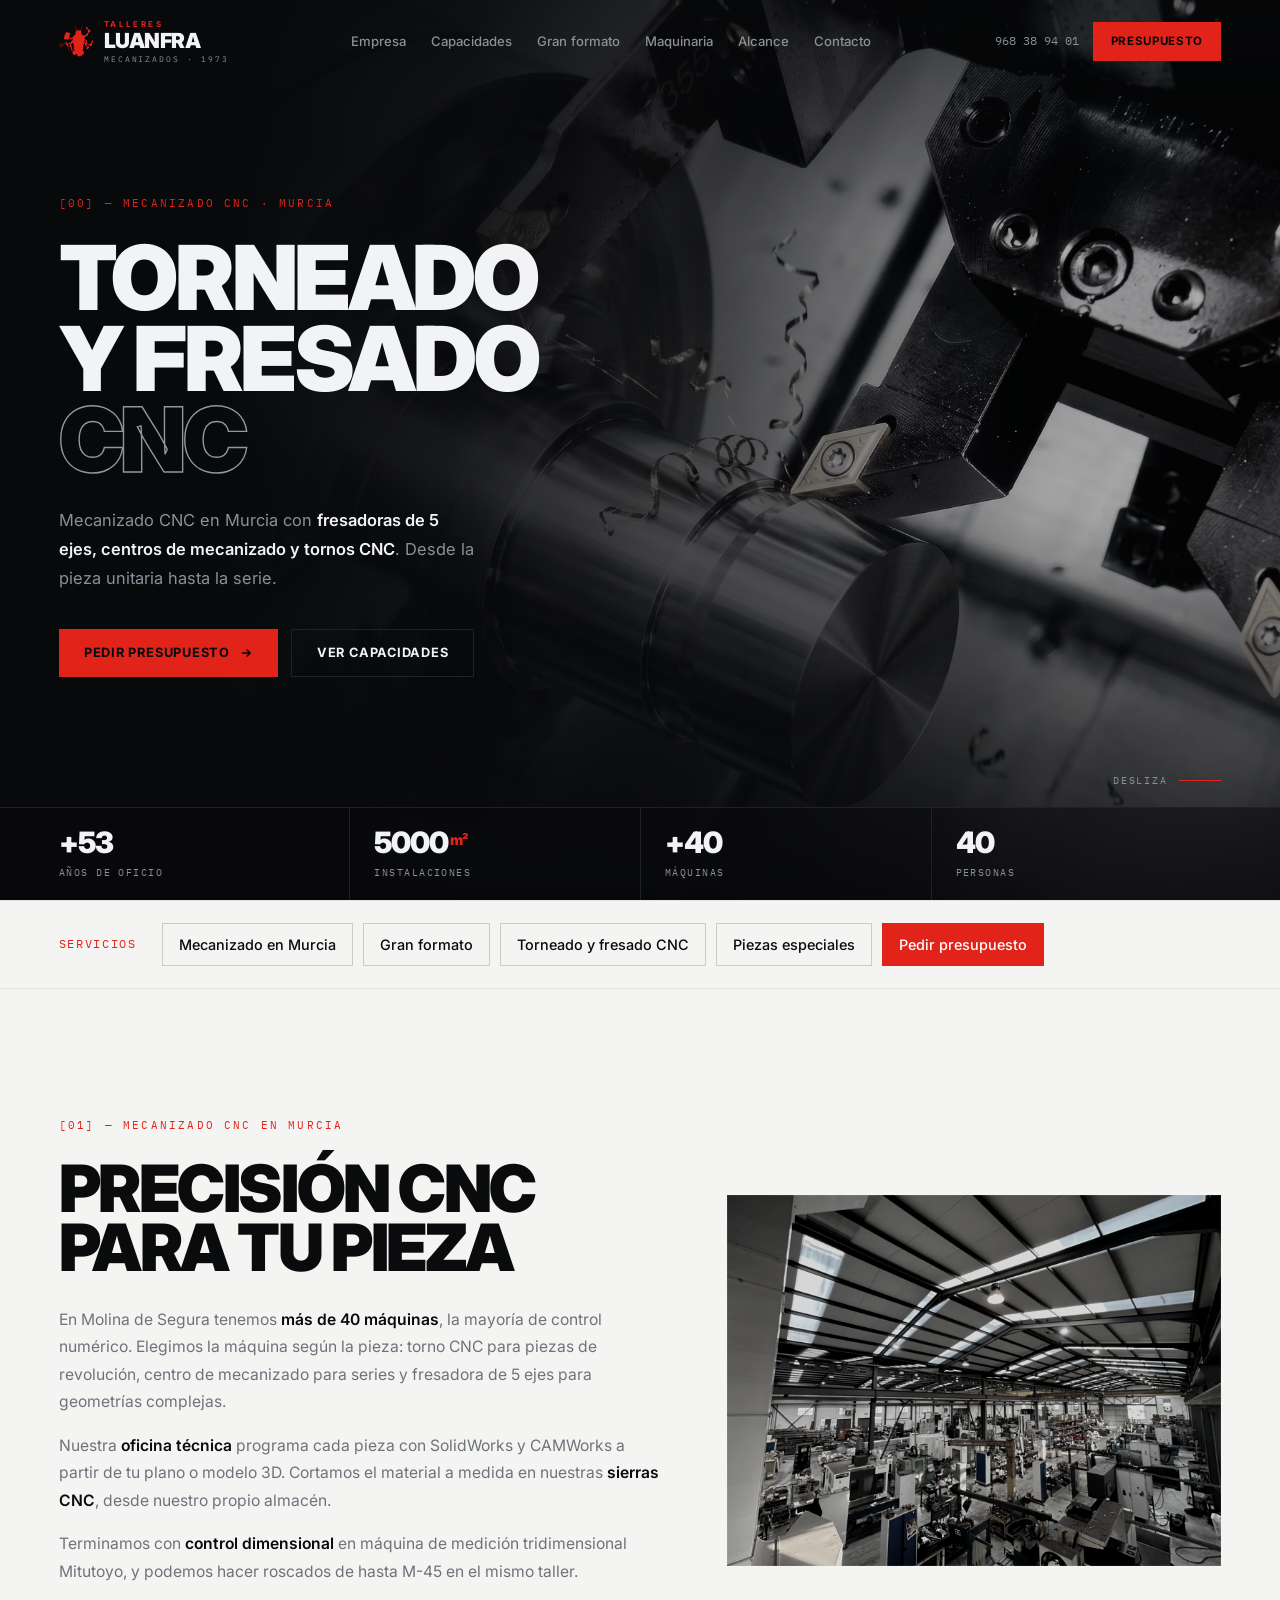
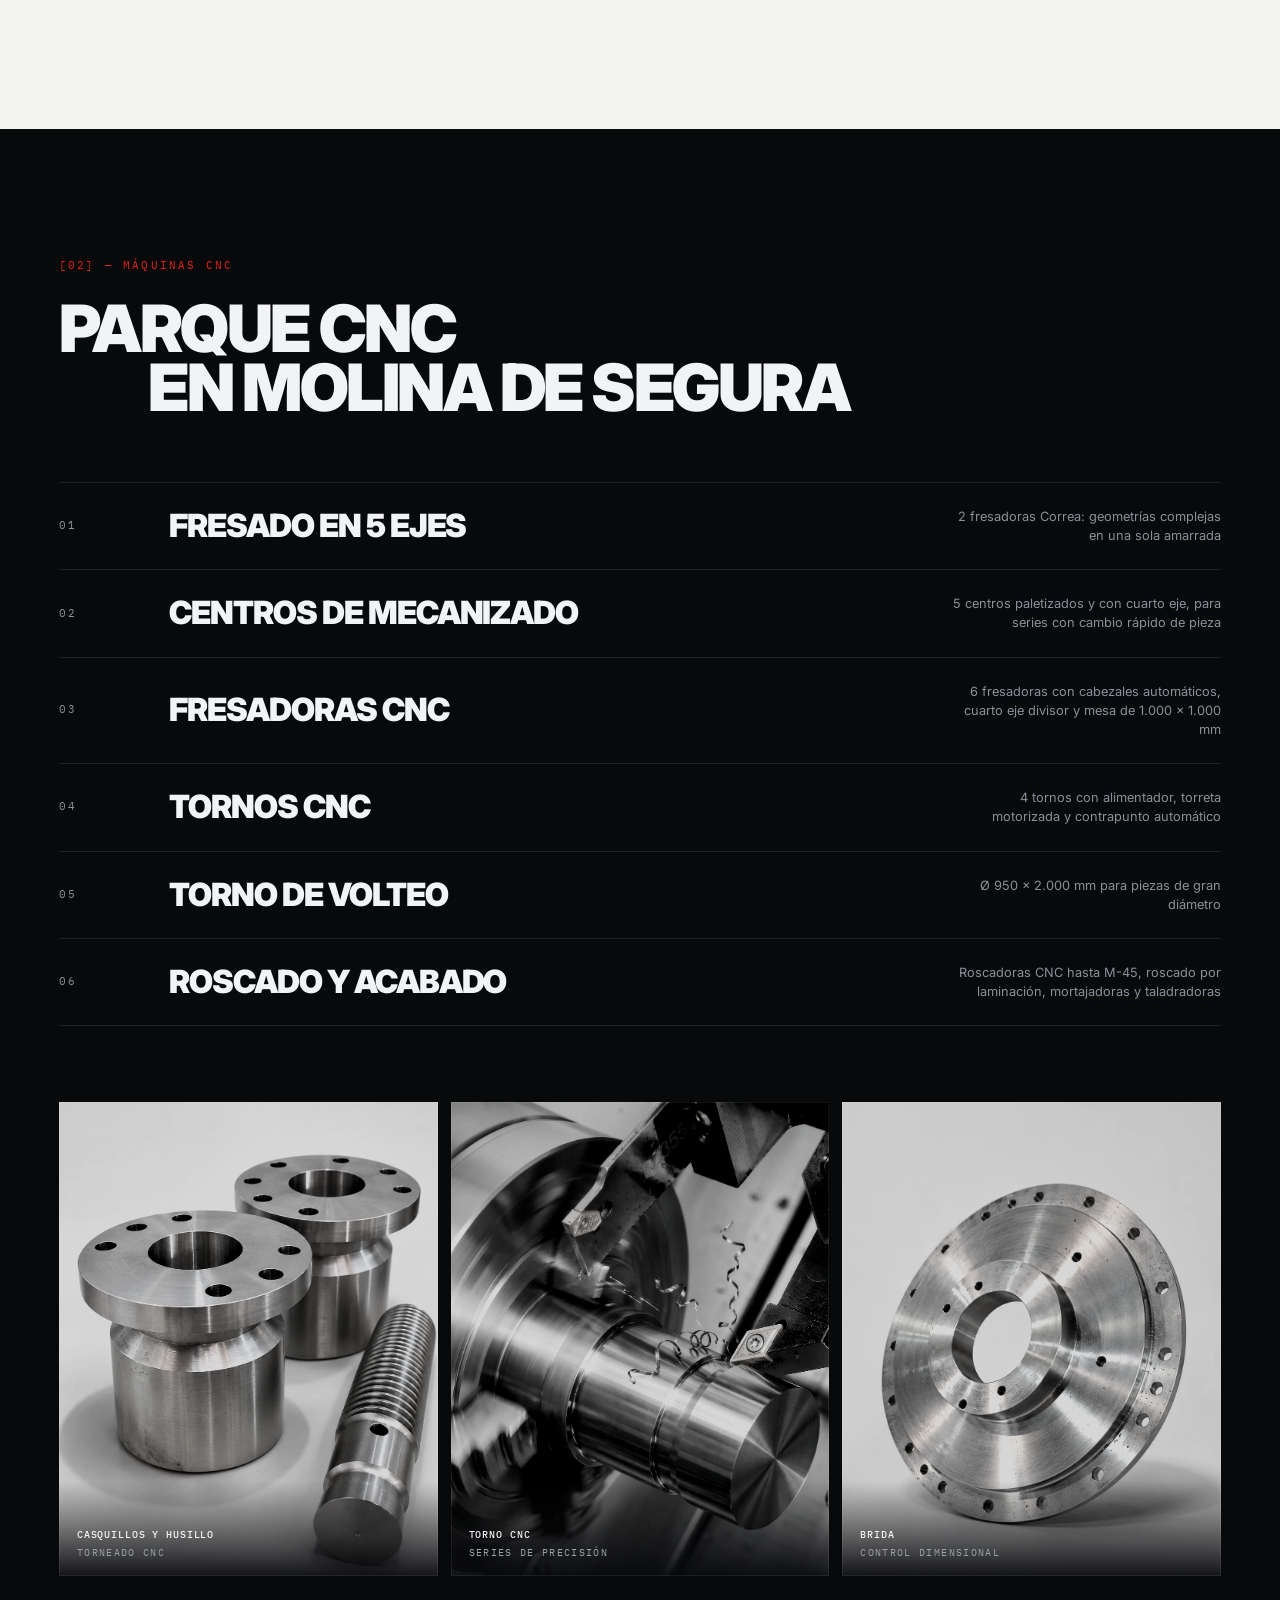
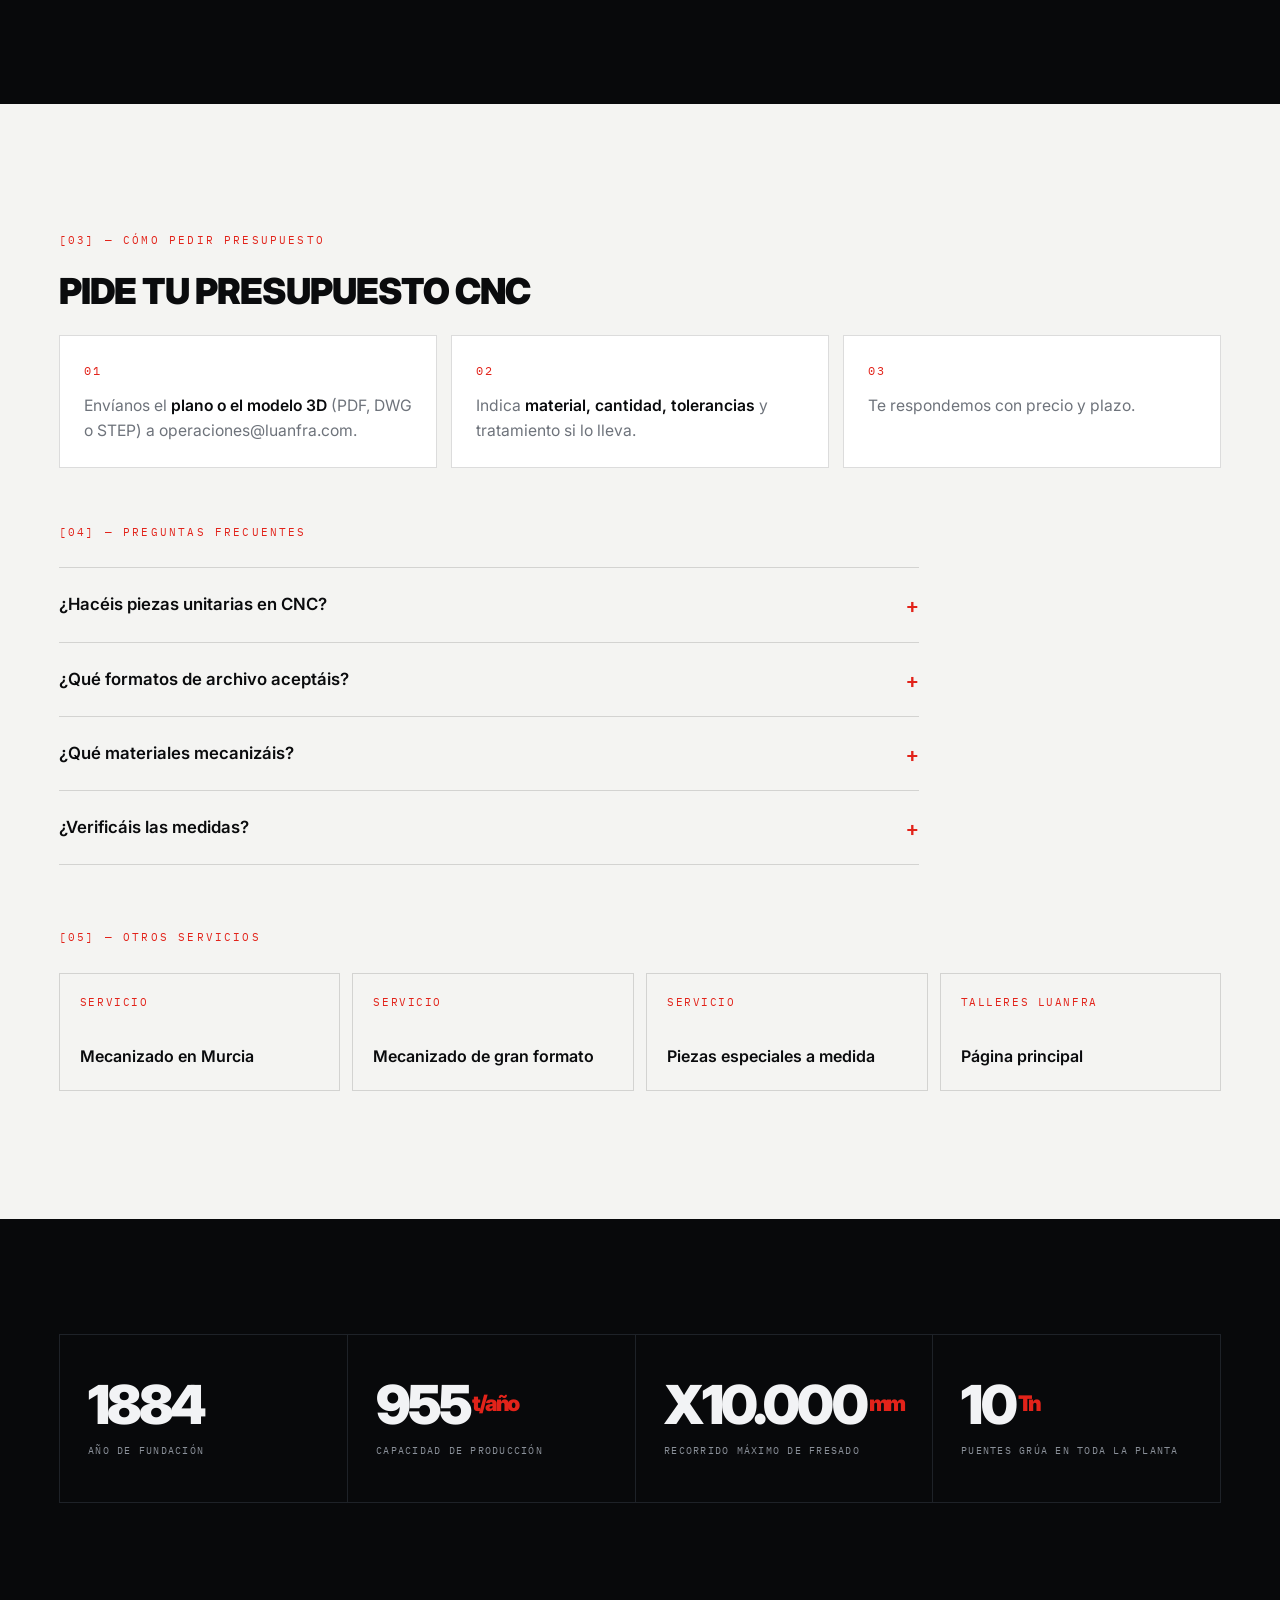
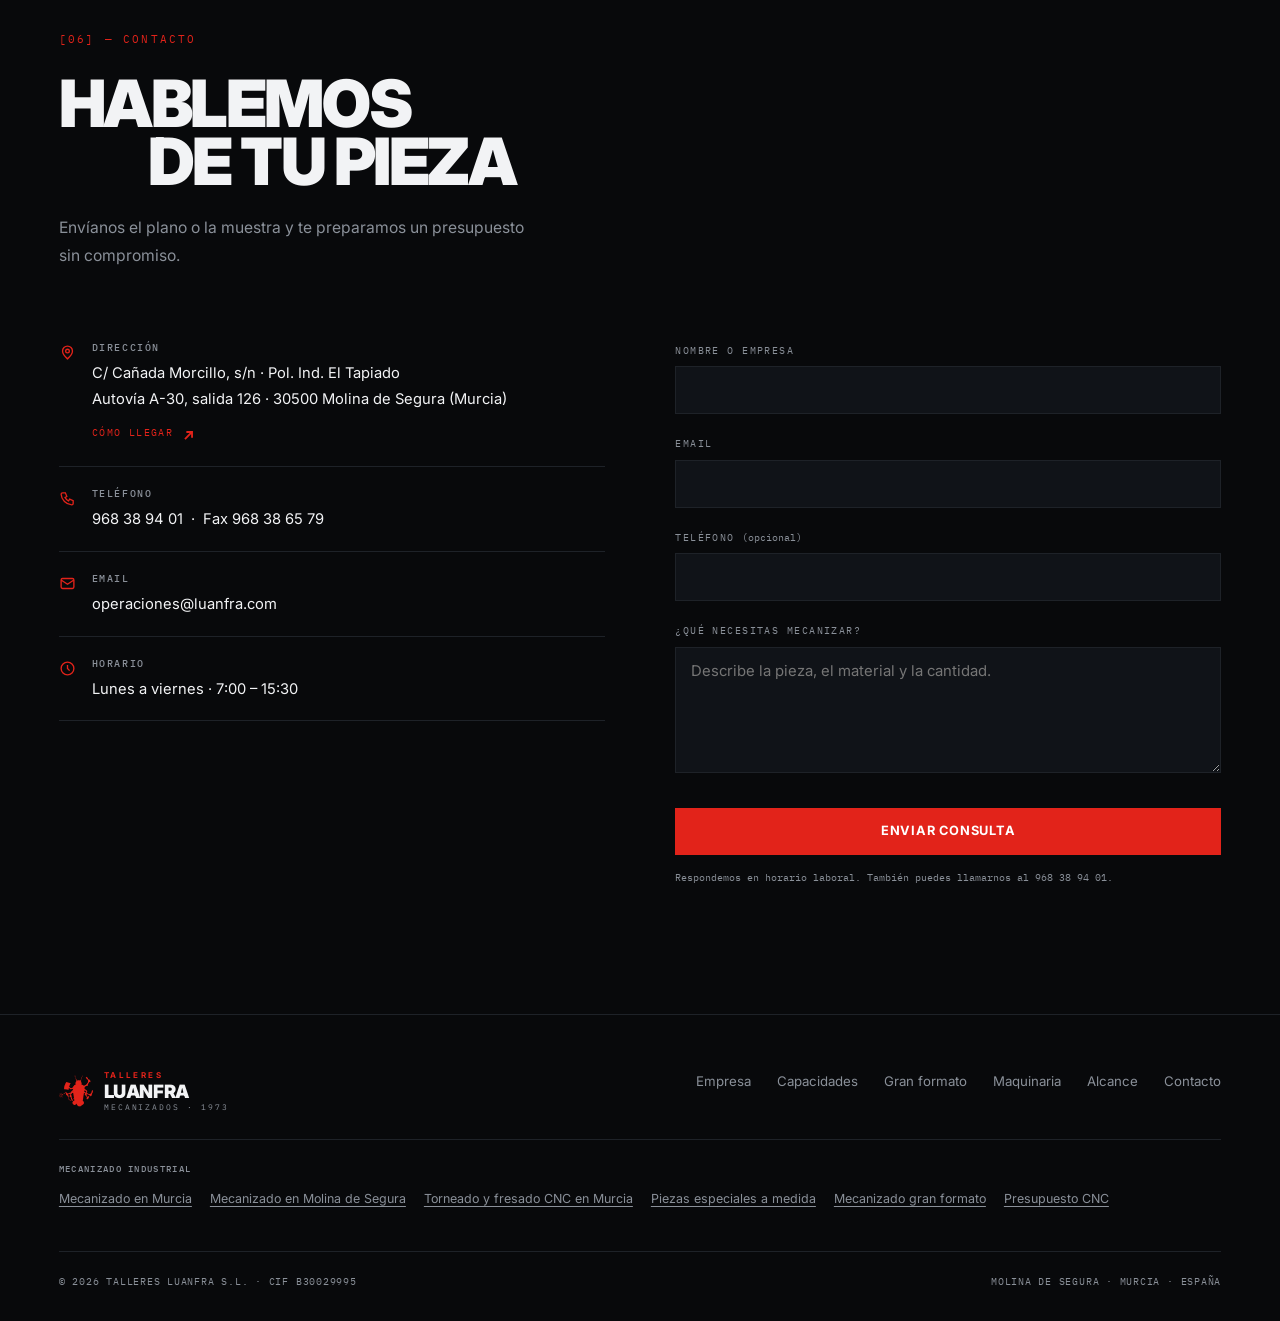
<file: torneado-fresado-cnc-murcia/index.html>
﻿<!DOCTYPE html>
<html lang="es">
<head>
<meta charset="UTF-8">
<meta name="viewport" content="width=device-width, initial-scale=1.0">
<title>Torneado y fresado CNC en Murcia | 5 ejes | Talleres Luanfra</title>
<meta name="description" content="Mecanizado CNC en Murcia: fresado en 5 ejes, centros de mecanizado paletizados y tornos CNC con alimentador. Piezas unitarias y series. Molina de Segura. Tel. 968 38 94 01.">
<meta name="theme-color" content="#08090B">
<meta property="og:title" content="Torneado y fresado CNC en Murcia — Talleres Luanfra">
<meta property="og:description" content="Mecanizado CNC en Murcia: fresado en 5 ejes, centros de mecanizado paletizados y tornos CNC con alimentador. Piezas unitarias y series. Molina de Segura. Tel. 968 38 94 01.">
<meta property="og:type" content="website">
<link rel="icon" href="/favicon.ico" sizes="any">
<link rel="icon" type="image/png" sizes="96x96" href="/favicon-96.png">
<link rel="apple-touch-icon" sizes="180x180" href="/apple-touch-icon.png">
<link rel="manifest" href="/site.webmanifest">
<link rel="canonical" href="https://www.luanfra.com/torneado-fresado-cnc-murcia/">
<meta property="og:url" content="https://www.luanfra.com/torneado-fresado-cnc-murcia/">
<meta property="og:image" content="https://www.luanfra.com/og-image.jpg">
<meta property="og:image:width" content="1200">
<meta property="og:image:height" content="630">
<meta property="og:image:alt" content="Torneado de precisión en Talleres Luanfra">
<meta name="twitter:card" content="summary_large_image">
<meta name="twitter:image" content="https://www.luanfra.com/og-image.jpg">
<meta property="og:locale" content="es_ES">
<meta property="og:site_name" content="Talleres Luanfra S.L.">
<meta name="robots" content="index, follow, max-image-preview:large">
<meta name="geo.region" content="ES-MC">
<meta name="geo.placename" content="Molina de Segura">
<script type="application/ld+json">
{
  "@context": "https://schema.org",
  "@type": ["Organization","LocalBusiness","ProfessionalService"],
  "additionalType": "https://schema.org/ManufacturingBusiness",
  "sameAs": [
    "https://www.linkedin.com/company/talleres-luanfra-sl"
  ],
  "name": "Talleres Luanfra S.L.",
  "alternateName": "Luanfra",
  "url": "https://www.luanfra.com/",
  "logo": "https://www.luanfra.com/img/logo.png",
  "image": "https://www.luanfra.com/og-image.jpg",
  "description": "Mecanizado de precisión y fabricación de elementos de transmisión: piñones, engranajes de módulo, cremalleras, coronas, husillos y estrellas. Piezas de pequeño y gran tamaño bajo plano o muestra.",
  "foundingDate": "1973",
  "numberOfEmployees": {
    "@type": "QuantitativeValue",
    "value": 40
  },
  "address": {
    "@type": "PostalAddress",
    "streetAddress": "Calle Cañada Morcillo, s/n · Polígono Industrial El Tapiado",
    "addressLocality": "Molina de Segura",
    "addressRegion": "Murcia",
    "postalCode": "30500",
    "addressCountry": "ES"
  },
  "geo": {
    "@type": "GeoCoordinates",
    "latitude": 38.0548,
    "longitude": -1.2131
  },
  "telephone": "+34968389401",
  "faxNumber": "+34968386579",
  "email": "operaciones@luanfra.com",
  "openingHoursSpecification": [
    {
      "@type": "OpeningHoursSpecification",
      "dayOfWeek": [
        "Monday",
        "Tuesday",
        "Wednesday",
        "Thursday",
        "Friday"
      ],
      "opens": "07:00",
      "closes": "15:30"
    }
  ],
  "areaServed": [
    {
      "@type": "Country",
      "name": "España"
    },
    {
      "@type": "Country",
      "name": "Portugal"
    },
    {
      "@type": "Country",
      "name": "Andorra"
    },
    {
      "@type": "Country",
      "name": "Suiza"
    },
    {
      "@type": "Country",
      "name": "Alemania"
    },
    {
      "@type": "Country",
      "name": "Polonia"
    }
  ],
  "knowsAbout": [
    "Mecanizado CNC",
    "Fabricación de engranajes",
    "Piñones de cadena",
    "Cremalleras",
    "Coronas dentadas",
    "Torneado",
    "Fresado",
    "Piezas especiales a medida",
    "Soldadura"
  ],
  "hasOfferCatalog": {
    "@type": "OfferCatalog",
    "name": "Capacidades de mecanizado",
    "itemListElement": [
      {
        "@type": "Offer",
        "itemOffered": {
          "@type": "Service",
          "name": "Piñones"
        }
      },
      {
        "@type": "Offer",
        "itemOffered": {
          "@type": "Service",
          "name": "Engranajes de módulo"
        }
      },
      {
        "@type": "Offer",
        "itemOffered": {
          "@type": "Service",
          "name": "Cremalleras"
        }
      },
      {
        "@type": "Offer",
        "itemOffered": {
          "@type": "Service",
          "name": "Coronas"
        }
      },
      {
        "@type": "Offer",
        "itemOffered": {
          "@type": "Service",
          "name": "Husillos y estrellas"
        }
      },
      {
        "@type": "Offer",
        "itemOffered": {
          "@type": "Service",
          "name": "Acoplamientos"
        }
      },
      {
        "@type": "Offer",
        "itemOffered": {
          "@type": "Service",
          "name": "Piezas especiales a medida"
        }
      },
      {
        "@type": "Offer",
        "itemOffered": {
          "@type": "Service",
          "name": "Soldadura"
        }
      },
      {
        "@type": "Offer",
        "itemOffered": {
          "@type": "Service",
          "name": "Mecanizado general"
        }
      }
    ]
  }
}
</script>
<link rel="preconnect" href="https://fonts.googleapis.com">
<link rel="preconnect" href="https://fonts.gstatic.com" crossorigin>
<link href="https://fonts.googleapis.com/css2?family=Inter:wght@400;500;600;700;800;900&family=IBM+Plex+Mono:wght@400;500&display=swap" rel="stylesheet">
<style>
/* ============================================================
   TALLERES LUANFRA S.L.
   Ritmo cromático: negro → blanco → negro → blanco → ROJO → negro
   ============================================================ */
:root{
  --rojo:#E2231A;
  --rojo-fondo:#FA3B2B;
  --f:'Inter',-apple-system,BlinkMacSystemFont,'Segoe UI',sans-serif;
  --mono:'IBM Plex Mono',ui-monospace,monospace;
  --ancho:1340px;
  --pad:clamp(20px,4.6vw,60px);
}
*{margin:0;padding:0;box-sizing:border-box}
html{scroll-behavior:smooth;-webkit-text-size-adjust:100%;background:#08090B}
[id]{scroll-margin-top:86px}
body{font-family:var(--f);line-height:1.6;overflow-x:hidden;-webkit-font-smoothing:antialiased}
img,svg,canvas{display:block;max-width:100%}
a{color:inherit;text-decoration:none}
ul,ol{list-style:none}
button{font:inherit;cursor:pointer;border:0;background:none;color:inherit}
::selection{background:var(--rojo);color:#fff}

/* ---------- temas de sección ---------- */
.tema{background:var(--bg);color:var(--fg)}
.t-negro {--bg:#08090B;--fg:#F2F3F5;--sec:#8A9099;--rule:#1E2228;--acc:#E2231A;--panel:#101318}
.t-blanco{--bg:#F4F4F2;--fg:#0A0B0D;--sec:#6E737B;--rule:#DFDFDB;--acc:#E2231A;--panel:#EAEAE7}
.t-rojo  {--bg:var(--rojo-fondo);--fg:#0A0B0D;--sec:#7A170F;--rule:rgba(10,11,13,.26);--acc:#0A0B0D;--panel:rgba(10,11,13,.06)}

.wrap{max-width:var(--ancho);margin:0 auto;padding-left:var(--pad);padding-right:var(--pad)}
.sec{padding-top:clamp(76px,10vw,138px);padding-bottom:clamp(76px,10vw,138px)}

/* ---------- tipografía ---------- */
.h-xxl,.h-xl,.h-l{font-weight:900;letter-spacing:-0.038em;line-height:0.90;text-transform:uppercase}
.h-xxl{font-size:clamp(2.7rem,7vw,6.2rem)}
.h-xl{font-size:clamp(2.1rem,5.1vw,4.3rem)}
.h-l{font-size:clamp(1.5rem,2.8vw,2.3rem);letter-spacing:-0.028em}
.sangria{display:block;padding-left:clamp(0px,7vw,5.5em)}
.acc{color:var(--acc)}
.perfil{color:transparent;-webkit-text-stroke:1.4px #F2F3F5;opacity:.6}

.marca-sec{font-family:var(--mono);font-size:.68rem;letter-spacing:.2em;text-transform:uppercase;
  color:var(--acc);margin-bottom:26px;display:block}
.cuerpo{color:var(--sec);font-size:.98rem;line-height:1.75;max-width:40ch}
.cuerpo strong{color:var(--fg);font-weight:600}
.declara{font-size:clamp(1.15rem,2.2vw,1.72rem);line-height:1.42;letter-spacing:-0.018em;
  font-weight:500;color:var(--fg);max-width:30ch}
.declara + .declara{margin-top:1.15em}

/* insignia inline, guiño a la referencia */
.insignia{display:inline-flex;flex-direction:column;align-items:center;justify-content:center;
  border:1px solid currentColor;border-radius:50%;padding:.42em 1.15em;margin:0 .18em;
  font-family:var(--mono);font-size:.2em;letter-spacing:.14em;line-height:1.45;
  text-transform:uppercase;font-weight:400;vertical-align:.32em;white-space:nowrap;
  transition:background .3s,color .3s}
.insignia:hover{background:var(--acc);color:var(--bg);border-color:var(--acc)}

/* ---------- animaciones ---------- */
.rv{opacity:0;transform:translateY(28px);transition:opacity .85s cubic-bezier(.16,1,.3,1),transform .85s cubic-bezier(.16,1,.3,1)}
.rv.on{opacity:1;transform:none}
.rv.d1{transition-delay:.09s}.rv.d2{transition-delay:.18s}.rv.d3{transition-delay:.27s}
@media (prefers-reduced-motion:reduce){
  html{scroll-behavior:auto}
  .rv{opacity:1;transform:none;transition:none}
  .cinta-pista{animation:none!important}
  *{animation-duration:.001s!important;transition-duration:.05s!important}
}

/* ============================================================ NAV */
.nav{position:fixed;inset:0 0 auto 0;z-index:140;padding:20px 0;
  border-bottom:1px solid transparent;
  transition:background .45s,padding .4s,border-color .45s,color .45s;
  color:var(--nav-fg)}
.nav.fija{background:var(--nav-bg);backdrop-filter:blur(14px);padding:11px 0;border-color:var(--nav-rule)}
.nav-negro {--nav-fg:#F2F3F5;--nav-sec:#8A9099;--nav-bg:rgba(8,9,11,.9);--nav-rule:#1E2228;--nav-acc:#E2231A;--nav-inv:#08090B}
.nav-blanco{--nav-fg:#0A0B0D;--nav-sec:#6E737B;--nav-bg:rgba(244,244,242,.93);--nav-rule:#DFDFDB;--nav-acc:#E2231A;--nav-inv:#F4F4F2}
.nav-rojo  {--nav-fg:#0A0B0D;--nav-sec:#7A170F;--nav-bg:rgba(250,59,43,.94);--nav-rule:rgba(10,11,13,.22);--nav-acc:#0A0B0D;--nav-inv:var(--rojo-fondo)}
.nav-in{display:flex;align-items:center;justify-content:space-between;gap:22px}
.marca{display:flex;align-items:center;gap:11px}
/* El logotipo es una silueta usada como máscara CSS: el color lo pone
   el fondo, así cambia solo con el tema de cada sección. */
.marca-logo{display:block;width:34px;height:34px;flex-shrink:0;
  background:var(--nav-acc);transition:background .45s;
  -webkit-mask:url(/img/logo.png) center/contain no-repeat;
          mask:url(/img/logo.png) center/contain no-repeat}
.marca-txt{font-weight:900;font-size:1.3rem;letter-spacing:-0.025em;line-height:1}
.marca-txt .sup{display:block;font-size:.5rem;font-weight:700;font-style:normal;
  letter-spacing:.3em;color:var(--nav-acc);margin-bottom:3px;text-transform:uppercase;
  transition:color .45s}
.marca-txt small{display:block;font-family:var(--mono);font-weight:400;font-size:.5rem;
  letter-spacing:.24em;color:var(--nav-sec);margin-top:3px;transition:color .45s}
.menu{display:flex;gap:25px;align-items:center}
.menu a{font-size:.82rem;font-weight:500;color:var(--nav-sec);position:relative;padding:6px 0;transition:color .25s}
.menu a::after{content:'';position:absolute;left:0;bottom:0;width:0;height:2px;background:var(--nav-acc);
  transition:width .3s cubic-bezier(.16,1,.3,1)}
.menu a:hover{color:var(--nav-fg)}
.menu a:hover::after{width:100%}
.nav-acc{display:flex;align-items:center;gap:14px}
.tel{font-family:var(--mono);font-size:.78rem;color:var(--nav-sec);transition:color .25s}
.tel:hover{color:var(--nav-fg)}
.btn{display:inline-flex;align-items:center;justify-content:center;gap:9px;
  font-weight:700;font-size:.8rem;letter-spacing:.06em;text-transform:uppercase;
  padding:13px 25px;transition:background .28s,color .28s,transform .2s,border-color .28s;white-space:nowrap}
.btn-acc{background:var(--nav-acc,var(--acc));color:var(--nav-inv,var(--bg))}
.btn-acc:hover{transform:translateY(-2px);opacity:.88}
.btn-linea{border:1px solid var(--rule);color:var(--fg)}
.btn-linea:hover{background:var(--fg);color:var(--bg);border-color:var(--fg)}
.btn-sm{padding:10px 18px;font-size:.72rem}
.burger{display:none;padding:8px;margin:-8px}
.burger span{display:block;width:23px;height:2px;background:var(--nav-fg);margin:5px 0;transition:transform .3s,opacity .3s}
.burger.x span:nth-child(1){transform:translateY(7px) rotate(45deg)}
.burger.x span:nth-child(2){opacity:0}
.burger.x span:nth-child(3){transform:translateY(-7px) rotate(-45deg)}

/* ============================================================ HERO */
.hero{position:relative;min-height:100svh;display:flex;align-items:center;overflow:hidden;isolation:isolate}
/* Fotografía real del taller ocupando el panel derecho. Imagen fija:
   sin animación ni librerías 3D. El degradado la funde con el negro. */
.hero-maquina{position:absolute;inset:0;z-index:0}
.hero-maquina picture{display:block;width:100%;height:100%}
.hero-maquina img{width:100%;height:100%;object-fit:cover;object-position:62% 50%}
.hero::after{content:'';position:absolute;inset:0;z-index:1;pointer-events:none;
  background:linear-gradient(94deg,#08090B 18%,rgba(8,9,11,.93) 36%,rgba(8,9,11,.62) 56%,rgba(8,9,11,.3) 80%),
             radial-gradient(130% 95% at 50% 106%,rgba(8,9,11,.9),transparent 55%),
             linear-gradient(rgba(8,9,11,.5) 0%,transparent 26%,transparent 54%,rgba(8,9,11,.8))}
.hero-in{position:relative;z-index:2;width:100%;padding-top:118px;padding-bottom:146px}
.hero h1{margin:24px 0 26px;max-width:17ch}
.hero .cuerpo{max-width:42ch;font-size:1.03rem}
.hero-ctas{display:flex;gap:13px;flex-wrap:wrap;margin-top:36px}
.barra{position:absolute;left:0;right:0;bottom:0;z-index:3;
  border-top:1px solid var(--rule);background:rgba(8,9,11,.5);backdrop-filter:blur(8px)}
.barra-in{display:grid;grid-template-columns:repeat(4,1fr)}
.dato{padding:20px 0 20px 24px;border-left:1px solid var(--rule)}
.dato:first-child{border-left:0;padding-left:0}
.dato b{display:block;font-weight:900;font-size:clamp(1.4rem,2.3vw,2rem);letter-spacing:-0.035em;line-height:1}
.dato b em{font-style:normal;color:var(--acc);font-size:.48em;vertical-align:.55em;margin-left:2px}
.dato span{font-family:var(--mono);font-size:.6rem;letter-spacing:.15em;text-transform:uppercase;
  color:var(--sec);display:block;margin-top:7px}
.pista{position:absolute;right:var(--pad);bottom:112px;z-index:4;display:flex;align-items:center;gap:11px;
  font-family:var(--mono);font-size:.6rem;letter-spacing:.2em;color:var(--sec);transition:opacity .4s}
.pista.off{opacity:0}
.pista i{display:block;width:42px;height:1px;background:currentColor;position:relative;overflow:hidden}
.pista i::after{content:'';position:absolute;inset:0;background:var(--acc);animation:corre 2s ease-in-out infinite}
@keyframes corre{0%{transform:translateX(-100%)}60%,100%{transform:translateX(100%)}}

/* ============================================================ CINTA */
.cinta{overflow:hidden;padding:14px 0;border-bottom:1px solid var(--rule);position:relative;z-index:5}
.cinta-pista{display:flex;width:max-content;animation:desliza 46s linear infinite}
.cinta:hover .cinta-pista{animation-play-state:paused}
.cinta-item{display:flex;align-items:center;gap:28px;padding-right:28px;white-space:nowrap;
  font-weight:800;font-size:.9rem;letter-spacing:.07em;text-transform:uppercase}
.cinta-item::after{content:'';width:5px;height:5px;background:var(--acc);transform:rotate(45deg);flex-shrink:0}
@keyframes desliza{to{transform:translateX(-50%)}}

/* ============================================================ EMPRESA (blanco) */
.declara-fila{display:grid;grid-template-columns:minmax(0,.9fr) minmax(0,1.35fr);gap:clamp(30px,5vw,80px);
  align-items:start}
.stats{display:grid;grid-template-columns:repeat(3,1fr);gap:0;margin-top:clamp(56px,7vw,96px);
  border-top:1px solid var(--rule)}
.stat{padding:34px 30px 0 0;border-left:1px solid var(--rule);padding-left:30px}
.stat:first-child{border-left:0;padding-left:0}
.stat b{display:block;font-weight:900;font-size:clamp(2.4rem,5.2vw,4.2rem);letter-spacing:-0.05em;line-height:.92}
.stat b em{font-style:normal;font-size:.4em;vertical-align:.62em;color:var(--acc);margin-left:2px}
.stat .et{font-family:var(--mono);font-size:.6rem;letter-spacing:.14em;text-transform:uppercase;
  color:var(--acc);display:block;margin-top:14px}
.stat p{font-size:.84rem;color:var(--sec);margin-top:16px;line-height:1.6;max-width:26ch}

/* ============================================================ FOTOGRAFÍA */
.foto{position:relative;overflow:hidden;background:var(--panel);display:block}
.foto picture,.banda picture{display:block;width:100%;height:100%}
.foto img{width:100%;height:100%;object-fit:cover;display:block;
  filter:grayscale(.76) contrast(1.15) brightness(.84);transform:scale(1.015);
  transition:filter .85s cubic-bezier(.16,1,.3,1),transform 1.2s cubic-bezier(.16,1,.3,1)}
.foto:hover img{filter:grayscale(0) contrast(1.03) brightness(.98);transform:scale(1.05)}
.foto figcaption{position:absolute;left:0;right:0;bottom:0;padding:46px 18px 15px;
  background:linear-gradient(transparent,rgba(8,9,11,.94));pointer-events:none;
  font-family:var(--mono);font-size:.6rem;letter-spacing:.14em;text-transform:uppercase;color:#9AA0A8}
.foto figcaption b{color:#F2F3F5;font-weight:500;display:block;margin-bottom:3px;letter-spacing:.09em}
.foto::after{content:'';position:absolute;inset:0;border:1px solid rgba(255,255,255,.07);pointer-events:none}

.banda{position:relative;height:min(74svh,580px);overflow:hidden}
.banda img{width:100%;height:116%;object-fit:cover;filter:grayscale(.84) contrast(1.2) brightness(.48);will-change:transform}
.banda::after{content:'';position:absolute;inset:0;
  background:linear-gradient(92deg,rgba(8,9,11,.95) 5%,rgba(8,9,11,.6) 44%,rgba(8,9,11,.22) 80%),
             linear-gradient(transparent 58%,rgba(8,9,11,.88))}
.banda-txt{position:absolute;inset:0;z-index:2;display:flex;align-items:center;color:#F2F3F5}
.banda-txt .h-xl{max-width:14ch}
.banda-txt p{margin-top:18px;max-width:40ch;color:#9AA0A8;font-size:.95rem;line-height:1.7}

.piezas{display:grid;grid-template-columns:repeat(3,1fr);gap:13px;margin-top:clamp(46px,6vw,76px)}
.piezas .foto{aspect-ratio:4/5}
.galeria{display:grid;grid-template-columns:repeat(4,1fr);gap:13px;margin-top:20px}
.galeria .foto{aspect-ratio:4/5}
.planta{display:grid;grid-template-columns:repeat(2,1fr);gap:13px}
.planta .foto{aspect-ratio:16/10}

/* ============================================================ CAPACIDADES */
.caps{border-top:1px solid var(--rule)}
.cap{display:grid;grid-template-columns:88px 1fr auto;gap:22px;align-items:center;
  padding:24px 0;border-bottom:1px solid var(--rule);position:relative;
  transition:padding-left .4s cubic-bezier(.16,1,.3,1)}
.cap::before{content:'';position:absolute;left:0;top:0;bottom:0;width:0;background:var(--acc);
  transition:width .4s cubic-bezier(.16,1,.3,1)}
.cap:hover{padding-left:24px}
.cap:hover::before{width:4px}
.cap-num{font-family:var(--mono);font-size:.7rem;letter-spacing:.15em;color:var(--sec);transition:color .3s}
.cap:hover .cap-num{color:var(--acc)}
.cap-nom{font-weight:900;font-size:clamp(1.3rem,2.5vw,2rem);letter-spacing:-0.032em;text-transform:uppercase;line-height:1}
.cap-det{font-size:.8rem;color:var(--sec);text-align:right;max-width:34ch;line-height:1.5}
.chips{display:flex;flex-wrap:wrap;gap:11px;margin-top:26px}
.chip{font-family:var(--mono);font-size:.76rem;letter-spacing:.04em;border:1px solid var(--rule);
  padding:10px 20px;color:var(--sec);transition:all .3s}
.chip:hover{border-color:var(--acc);color:var(--fg)}

/* ============================================================ GRAN FORMATO */
.gf-grid{display:grid;grid-template-columns:1fr 1.02fr;gap:clamp(30px,4.5vw,68px);align-items:center}
.gf-fotos{display:grid;grid-template-columns:repeat(2,1fr);gap:13px}
.gf-fotos .foto{aspect-ratio:3/4}
.gf-lista{margin-top:28px;border-top:1px solid var(--rule)}
.gf-lista li{display:flex;gap:15px;align-items:baseline;padding:13px 0;border-bottom:1px solid var(--rule);
  font-size:.89rem;color:var(--sec)}
.gf-lista li::before{content:'';width:6px;height:6px;background:var(--acc);flex-shrink:0;transform:rotate(45deg)}
.gf-lista b{color:var(--fg);font-weight:600}

/* ============================================================ MAQUINARIA */
.maq-grid{display:grid;grid-template-columns:repeat(3,1fr);gap:1px;background:var(--rule);
  border:1px solid var(--rule);margin-bottom:clamp(40px,5vw,64px)}
.ficha{background:var(--bg);padding:30px 26px;min-height:182px;display:flex;flex-direction:column;
  transition:background .35s;position:relative}
.ficha:hover{background:var(--panel)}
.ficha .n{font-family:var(--mono);font-size:.62rem;letter-spacing:.15em;color:var(--acc);margin-bottom:18px}
.ficha h3{font-weight:800;font-size:1.08rem;line-height:1.25;margin-bottom:9px}
.ficha p{font-size:.82rem;color:var(--sec);line-height:1.6;margin-top:auto}
.ficha .cant{position:absolute;top:24px;right:24px;font-weight:900;font-size:1.9rem;
  letter-spacing:-0.045em;color:var(--rule);transition:color .35s}
.ficha:hover .cant{color:var(--acc)}

/* ============================================================ MAPA (rojo) */
.alcance-grid{display:grid;grid-template-columns:minmax(0,1fr) minmax(240px,300px);
  gap:clamp(28px,4vw,64px);align-items:start;margin-top:clamp(28px,3.5vw,44px)}
.mapa-euro{max-height:62vh;display:flex}
.mapa-svg{width:100%;height:auto;max-height:62vh;overflow:visible}
.mapa-svg .pais{fill:none;stroke:#0A0B0D;stroke-width:1;opacity:.34}
.mapa-svg .espana{fill:rgba(10,11,13,.12);stroke:#0A0B0D;stroke-width:2.4;stroke-linejoin:round}
.mapa-svg .punto{fill:#0A0B0D;transition:r .25s ease}
.mapa-svg .punto.int{stroke:var(--bg);stroke-width:2}
.mapa-svg .sede{fill:#0A0B0D;stroke:var(--bg);stroke-width:2.5}
.mapa-svg .halo{fill:#0A0B0D;opacity:.22;transform-origin:center;transform-box:fill-box}
.tema.on .mapa-svg .halo{animation:latido 2.8s ease-out infinite}
@keyframes latido{0%{transform:scale(.5);opacity:.42}70%,100%{transform:scale(3);opacity:0}}
/* al señalar una ciudad del listado, su punto crece en el mapa */
.mapa-svg circle.resalta{r:11;filter:drop-shadow(0 0 6px rgba(10,11,13,.5))}

.destinos{display:grid;gap:26px}
.dest-bloque{border-top:1px solid var(--rule);padding-top:14px}
.dest-tit{display:flex;align-items:center;gap:9px;
  font-family:var(--mono);font-size:.64rem;letter-spacing:.14em;text-transform:uppercase;
  color:var(--fg);margin-bottom:12px}
.dest-tit .pt{width:9px;height:9px;border-radius:50%;background:#0A0B0D;flex-shrink:0}
.dest-tit .pt.nac{width:7px;height:7px;opacity:.65}
.dest-tit .pt.sede{width:12px;height:12px;box-shadow:0 0 0 3px rgba(10,11,13,.2)}
.dest-lista{display:grid;gap:3px}
.dest-lista.col2{grid-template-columns:1fr 1fr;gap:3px 16px}
.dest-lista li{font-family:var(--mono);font-size:.7rem;letter-spacing:.04em;color:var(--sec);
  cursor:default;transition:color .2s,transform .2s;outline:none}
.dest-lista li:hover,.dest-lista li:focus{color:var(--fg);transform:translateX(3px)}
.dest-lista li.es-sede{color:var(--fg);font-weight:500;font-size:.78rem}

@media(max-width:960px){
  .alcance-grid{grid-template-columns:1fr;gap:34px}
  .mapa-euro,.mapa-svg{max-height:none}
  .dest-lista.col2{grid-template-columns:repeat(auto-fill,minmax(108px,1fr))}
}


/* ============================================================ CIFRAS / CONTACTO */
.cifras-grid{display:grid;grid-template-columns:repeat(4,1fr);gap:1px;background:var(--rule);
  border:1px solid var(--rule)}
.cifra{background:var(--bg);padding:clamp(28px,3.6vw,44px) clamp(18px,2.2vw,32px)}
.cifra b{display:block;font-weight:900;font-size:clamp(2rem,4.2vw,3.4rem);letter-spacing:-0.048em;line-height:.95}
.cifra b em{font-style:normal;font-size:.4em;color:var(--acc);vertical-align:.62em;margin-left:3px}
.cifra span{font-family:var(--mono);font-size:.6rem;letter-spacing:.13em;text-transform:uppercase;
  color:var(--sec);display:block;margin-top:13px}
.cont-grid{display:grid;grid-template-columns:1fr 1fr;gap:clamp(38px,5.5vw,84px);margin-top:52px}
.datos li{display:flex;gap:16px;padding:19px 0;border-bottom:1px solid var(--rule);align-items:flex-start}
.datos svg{width:17px;height:17px;color:var(--acc);flex-shrink:0;margin-top:4px}
.datos b{display:block;font-family:var(--mono);font-size:.6rem;letter-spacing:.16em;text-transform:uppercase;
  color:var(--sec);margin-bottom:5px;font-weight:500}
.datos a,.datos span{font-size:.92rem}
.datos a{transition:color .25s}
.datos a:hover{color:var(--acc)}
.datos .ir{display:inline-flex;align-items:center;gap:7px;margin-top:11px;
  font-family:var(--mono);font-size:.62rem;letter-spacing:.14em;text-transform:uppercase;
  color:var(--acc);border-bottom:1px solid transparent;padding-bottom:2px;transition:border-color .25s}
.datos .ir:hover{border-color:var(--acc)}
.form label{display:block;font-family:var(--mono);font-size:.6rem;letter-spacing:.15em;text-transform:uppercase;
  color:var(--sec);margin:22px 0 8px}
.form input,.form textarea{width:100%;background:var(--panel);border:1px solid var(--rule);color:var(--fg);
  padding:14px 15px;font-family:var(--f);font-size:.93rem;transition:border-color .25s}
.form input:focus,.form textarea:focus{outline:none;border-color:var(--acc)}
.form textarea{min-height:126px;resize:vertical}
.form .btn{margin-top:28px;width:100%;background:var(--acc);color:#fff}
.nota{font-family:var(--mono);font-size:.6rem;color:var(--sec);margin-top:15px;line-height:1.7}
.aviso{margin-top:17px;padding:12px 15px;border:1px solid var(--acc);font-size:.84rem;color:var(--fg);display:none}
.aviso.ver{display:block}
.aviso.bien{border-color:#2E9E5B;color:#8FE0AC}
.form button[disabled]{opacity:.6;cursor:progress}

footer{padding:56px 0 32px;border-top:1px solid var(--rule)}
.pie{display:flex;justify-content:space-between;gap:34px;flex-wrap:wrap;align-items:flex-start}
.pie-nav{display:flex;gap:26px;flex-wrap:wrap}
.pie-nav a{font-size:.83rem;color:var(--sec);transition:color .25s}
.pie-nav a:hover{color:var(--fg)}
.legal{margin-top:42px;padding-top:22px;border-top:1px solid var(--rule);display:flex;
  justify-content:space-between;gap:15px;flex-wrap:wrap;
  font-family:var(--mono);font-size:.6rem;letter-spacing:.08em;color:var(--sec)}
.pie-seo{margin-top:28px;padding-top:22px;border-top:1px solid var(--rule)}
.pie-seo b{display:block;font-family:var(--mono);font-size:.58rem;letter-spacing:.14em;text-transform:uppercase;color:var(--sec);margin-bottom:12px;font-weight:500}
.pie-seo-links{display:flex;flex-wrap:wrap;gap:8px 18px}
.pie-seo-links a{font-size:.78rem;color:var(--sec);text-decoration:underline;text-underline-offset:3px;transition:color .25s}
.pie-seo-links a:hover{color:var(--fg)}



/* ============================================================ RESPONSIVE */
@media(max-width:1100px){
  .declara-fila{grid-template-columns:1fr;gap:34px}
  .maq-grid{grid-template-columns:repeat(2,1fr)}
  .maq-grid .ficha:last-child{grid-column:1/-1}
  .galeria{grid-template-columns:repeat(2,1fr)}
  .gf-grid{grid-template-columns:1fr}
  .cifras-grid{grid-template-columns:repeat(2,1fr)}
  .cap{grid-template-columns:64px 1fr;gap:16px}
  .cap-det{display:none}
}
@media(max-width:860px){
  .menu{position:fixed;inset:0 0 auto 0;flex-direction:column;align-items:flex-start;
    background:var(--nav-bg);backdrop-filter:blur(16px);padding:94px var(--pad) 38px;gap:4px;
    transform:translateY(-101%);transition:transform .45s cubic-bezier(.16,1,.3,1);
    border-bottom:1px solid var(--nav-rule)}
  .menu.abierto{transform:none}
  .menu a{font-size:1.5rem;font-weight:800;letter-spacing:-0.025em;color:var(--nav-fg);
    padding:10px 0;text-transform:uppercase}
  .burger{display:block;z-index:2}
  .tel,.nav-acc .btn{display:none}
  .barra-in{grid-template-columns:repeat(2,1fr)}
  .dato{padding:15px 0 15px 16px}
  .dato:nth-child(odd){border-left:0;padding-left:0}
  .dato:nth-child(n+3){border-top:1px solid var(--rule)}
  .hero-in{padding-bottom:184px}
  .hero-maquina img{opacity:.5;object-position:58% 50%}
  .pista{display:none}
  .stats{grid-template-columns:1fr}
  .stat{border-left:0;padding-left:0;border-top:1px solid var(--rule);padding-top:26px;margin-top:8px}
  .stat:first-child{border-top:0;margin-top:0}
  .cont-grid{grid-template-columns:1fr}
  .planta{grid-template-columns:1fr}
  .banda{height:min(60svh,420px)}
  .sangria{padding-left:0}
}
@media(max-width:560px){
  .piezas{grid-template-columns:1fr 1fr}
  .piezas .foto:first-child{grid-column:1/-1;aspect-ratio:4/3}
  .maq-grid,.cifras-grid{grid-template-columns:1fr}

}

/* Franja de servicios (2026-11-16) */
#seo-servicios{border-top:1px solid rgba(0,0,0,.08);border-bottom:1px solid rgba(0,0,0,.08)}
.srv{display:flex;flex-wrap:wrap;align-items:center;gap:14px 26px;padding-top:22px;padding-bottom:22px}
.srv-et{font-family:var(--mono, ui-monospace, monospace);font-size:.72rem;letter-spacing:.14em;text-transform:uppercase;color:#E2231A}
.srv-lista{display:flex;flex-wrap:wrap;gap:10px}
.srv-lista a{display:inline-block;padding:9px 16px;border:1px solid rgba(10,11,13,.18);font-size:.9rem;font-weight:500;color:#0A0B0D;text-decoration:none;transition:border-color .2s,background .2s,color .2s}
.srv-lista a:hover{border-color:#0A0B0D;background:#0A0B0D;color:#F2F3F5}
.srv-lista a.srv-acc{background:#E2231A;border-color:#E2231A;color:#fff}
.srv-lista a.srv-acc:hover{background:#B81A13;border-color:#B81A13}
</style>
<style>
/* Paginas de servicio (2026-11-16) */
.sv-dos{display:grid;grid-template-columns:minmax(0,1.1fr) minmax(0,.9fr);gap:clamp(32px,5vw,80px);align-items:center}
.sv-dos .foto{margin:0}
.sv-dos .foto img{width:100%;aspect-ratio:4/3;object-fit:cover;display:block}
.sv-dos .foto.vertical img{aspect-ratio:4/5;max-height:640px}
.sv-pasos{list-style:none;padding:0;margin:0 0 56px;display:grid;grid-template-columns:repeat(3,minmax(0,1fr));gap:14px;counter-reset:paso}
.sv-pasos li{max-width:none;overflow-wrap:anywhere;counter-increment:paso;border:1px solid rgba(10,11,13,.14);padding:26px 24px 24px;background:#fff;line-height:1.55}
.sv-pasos li::before{content:"0" counter(paso);display:block;font-family:var(--mono);font-size:.72rem;letter-spacing:.16em;color:#E2231A;margin-bottom:14px}
.sv-faq details{border-top:1px solid rgba(10,11,13,.14);padding:0}
.sv-faq details:last-child{border-bottom:1px solid rgba(10,11,13,.14)}
.sv-faq summary{list-style:none;cursor:pointer;display:flex;justify-content:space-between;align-items:center;gap:20px;padding:20px 0;font-weight:600;font-size:1.05rem}
.sv-faq summary::-webkit-details-marker{display:none}
.sv-faq summary::after{content:"+";font-family:var(--mono);font-size:1.3rem;color:#E2231A;transition:transform .2s}
.sv-faq details[open] summary::after{transform:rotate(45deg)}
.sv-faq details p{margin:0 0 22px;max-width:68ch}
.sv-otras{display:grid;grid-template-columns:repeat(4,minmax(0,1fr));gap:12px;margin-top:18px}
.sv-otras a{display:flex;flex-direction:column;justify-content:space-between;min-height:118px;padding:20px;border:1px solid rgba(10,11,13,.14);color:#0A0B0D;text-decoration:none;font-weight:600;transition:background .2s,color .2s,border-color .2s}
.sv-otras a span{font-family:var(--mono);font-size:.7rem;letter-spacing:.14em;text-transform:uppercase;color:#E2231A;font-weight:400}
.sv-otras a:hover{background:#0A0B0D;color:#F2F3F5;border-color:#0A0B0D}
@media (max-width:860px){.sv-dos{grid-template-columns:1fr}.sv-pasos{grid-template-columns:1fr}.sv-otras{grid-template-columns:repeat(2,minmax(0,1fr))}}
</style>
<script type="application/ld+json">
{
 "@context": "https://schema.org",
 "@type": "FAQPage",
 "mainEntity": [
  {
   "@type": "Question",
   "name": "¿Hacéis piezas unitarias en CNC?",
   "acceptedAnswer": {
    "@type": "Answer",
    "text": "Sí. Programamos piezas unitarias y también series cortas y medias."
   }
  },
  {
   "@type": "Question",
   "name": "¿Qué formatos de archivo aceptáis?",
   "acceptedAnswer": {
    "@type": "Answer",
    "text": "PDF, DWG y STEP. Si solo tienes una pieza de muestra, también podemos partir de ella."
   }
  },
  {
   "@type": "Question",
   "name": "¿Qué materiales mecanizáis?",
   "acceptedAnswer": {
    "@type": "Answer",
    "text": "Aceros, aceros especiales, aluminios, bronces, fundiciones y poliamidas."
   }
  },
  {
   "@type": "Question",
   "name": "¿Verificáis las medidas?",
   "acceptedAnswer": {
    "@type": "Answer",
    "text": "Sí, con máquina de medición tridimensional Mitutoyo."
   }
  }
 ]
}
</script>
</head>
<body>

<!-- ============ NAV ============ -->
<nav class="nav nav-negro" id="nav">
  <div class="wrap nav-in">
    <a class="marca" href="/" aria-label="Talleres Luanfra — inicio">
      <i class="marca-logo" aria-hidden="true"></i>
      <span class="marca-txt"><i class="sup">Talleres</i>LUANFRA<small>MECANIZADOS · 1973</small></span>
    </a>
    <div class="menu" id="menu">
      <a href="/#empresa">Empresa</a>
      <a href="#capacidades">Capacidades</a>
      <a href="/#granformato">Gran formato</a>
      <a href="/#maquinaria">Maquinaria</a>
      <a href="/#alcance">Alcance</a>
      <a href="#contacto">Contacto</a>
    </div>
    <div class="nav-acc">
      <a class="tel" href="tel:+34968389401">968 38 94 01</a>
      <a class="btn btn-acc btn-sm" href="#contacto">Presupuesto</a>
      <button class="burger" id="burger" aria-label="Menú" aria-expanded="false" aria-controls="menu">
        <span></span><span></span><span></span>
      </button>
    </div>
  </div>
</nav>

<!-- ============ HERO (negro) ============ -->
<header class="hero tema t-negro" id="top" data-tema="negro">
  <div class="hero-maquina" aria-hidden="true">
    <picture><source srcset="/img/hero-torno.webp" type="image/webp">
      <img src="/img/hero-torno.jpg" alt="" width="2000" height="1267" fetchpriority="high" decoding="async"></picture>
  </div>
  <div class="wrap hero-in">
    <span class="marca-sec">[00] — Mecanizado CNC · Murcia</span>
    <h1 class="h-xxl">Torneado<br>y fresado<br><span class="perfil">CNC</span></h1>
    <p class="cuerpo">Mecanizado CNC en Murcia con <strong>fresadoras de 5 ejes, centros de mecanizado y tornos CNC</strong>. Desde la pieza unitaria hasta la serie.</p>
    <div class="hero-ctas">
      <a class="btn btn-acc" href="#contacto">Pedir presupuesto
        <svg width="14" height="14" viewBox="0 0 24 24" fill="none" stroke="currentColor" stroke-width="2.6" aria-hidden="true"><path d="M5 12h14M13 6l6 6-6 6"/></svg></a>
      <a class="btn btn-linea" href="#capacidades">Ver capacidades</a>
    </div>
  </div>
  <div class="pista" id="pista"><span>DESLIZA</span><i></i></div>
  <div class="barra">
    <div class="wrap barra-in">
      <div class="dato"><b data-desde="1973">+53</b><span>Años de oficio</span></div>
      <div class="dato"><b data-n="5000" data-mil="1">5.000<em>m²</em></b><span>Instalaciones</span></div>
      <div class="dato"><b data-n="40" data-pre="+">+40</b><span>Máquinas</span></div>
      <div class="dato"><b data-n="40">40</b><span>Personas</span></div>
    </div>
  </div>
</header>

<section id="seo-servicios" class="tema t-blanco" data-tema="blanco">
  <div class="wrap srv">
    <span class="srv-et">Servicios</span>
    <nav class="srv-lista" aria-label="Servicios">
      <a href="/mecanizado-murcia/">Mecanizado en Murcia</a>
      <a href="/mecanizado-gran-formato/">Gran formato</a>
      <a href="/torneado-fresado-cnc-murcia/">Torneado y fresado CNC</a>
      <a href="/piezas-especiales/">Piezas especiales</a>
      <a class="srv-acc" href="#contacto">Pedir presupuesto</a>
    </nav>
  </div>
</section>
<!-- ============ PAGINA PROPIA: torneado-fresado-cnc-murcia ============ -->
<section class="tema t-blanco sec" data-tema="blanco" id="servicio">
  <div class="wrap">
    <span class="marca-sec rv">[01] — Mecanizado CNC en Murcia</span>
    <div class="sv-dos">
      <div>
        <h2 class="h-xl rv" style="margin-bottom:28px">Precisión CNC<br>para tu pieza</h2>
      <p class="cuerpo rv" style="max-width:62ch;margin-bottom:16px">En Molina de Segura tenemos <strong>más de 40 máquinas</strong>, la mayoría de control numérico. Elegimos la máquina según la pieza: torno CNC para piezas de revolución, centro de mecanizado para series y fresadora de 5 ejes para geometrías complejas.</p>
      <p class="cuerpo rv" style="max-width:62ch;margin-bottom:16px">Nuestra <strong>oficina técnica</strong> programa cada pieza con SolidWorks y CAMWorks a partir de tu plano o modelo 3D. Cortamos el material a medida en nuestras <strong>sierras CNC</strong>, desde nuestro propio almacén.</p>
      <p class="cuerpo rv" style="max-width:62ch;margin-bottom:16px">Terminamos con <strong>control dimensional</strong> en máquina de medición tridimensional Mitutoyo, y podemos hacer roscados de hasta M-45 en el mismo taller.</p>
      </div>
      <figure class="foto rv d1"><picture><source srcset="/img/nave-planta.webp" type="image/webp"><img src="/img/nave-planta.jpg" alt="Líneas de tornos y fresadoras CNC en la planta de Molina de Segura" loading="lazy" decoding="async"></picture></figure>
    </div>
  </div>
</section>

<section class="tema t-negro sec" data-tema="negro" id="capacidades">
  <div class="wrap">
    <span class="marca-sec rv">[02] — Máquinas CNC</span>
    <h2 class="h-xl rv" style="margin-bottom:clamp(40px,5vw,72px)">Parque CNC<br><span class="sangria">en Molina de Segura</span></h2>
    <div class="caps">
      <div class="cap rv"><span class="cap-num">01</span><span class="cap-nom">Fresado en 5 ejes</span><span class="cap-det">2 fresadoras Correa: geometrías complejas en una sola amarrada</span></div>
      <div class="cap rv"><span class="cap-num">02</span><span class="cap-nom">Centros de mecanizado</span><span class="cap-det">5 centros paletizados y con cuarto eje, para series con cambio rápido de pieza</span></div>
      <div class="cap rv"><span class="cap-num">03</span><span class="cap-nom">Fresadoras CNC</span><span class="cap-det">6 fresadoras con cabezales automáticos, cuarto eje divisor y mesa de 1.000 × 1.000 mm</span></div>
      <div class="cap rv"><span class="cap-num">04</span><span class="cap-nom">Tornos CNC</span><span class="cap-det">4 tornos con alimentador, torreta motorizada y contrapunto automático</span></div>
      <div class="cap rv"><span class="cap-num">05</span><span class="cap-nom">Torno de volteo</span><span class="cap-det">Ø 950 × 2.000 mm para piezas de gran diámetro</span></div>
      <div class="cap rv"><span class="cap-num">06</span><span class="cap-nom">Roscado y acabado</span><span class="cap-det">Roscadoras CNC hasta M-45, roscado por laminación, mortajadoras y taladradoras</span></div>
    </div>
    <div class="piezas">
      <figure class="foto rv"><picture><source srcset="/img/casquillos-husillo.webp" type="image/webp"><img src="/img/casquillos-husillo.jpg" alt="Casquillos con brida y husillo torneados en CNC" loading="lazy" decoding="async"></picture>
        <figcaption><b>Casquillos y husillo</b>Torneado CNC</figcaption></figure>
      <figure class="foto rv d1"><picture><source srcset="/img/hero-torno.webp" type="image/webp"><img src="/img/hero-torno.jpg" alt="Torno CNC trabajando en Talleres Luanfra" loading="lazy" decoding="async"></picture>
        <figcaption><b>Torno CNC</b>Series de precisión</figcaption></figure>
      <figure class="foto rv d2"><picture><source srcset="/img/brida-fondo-gris-2.webp" type="image/webp"><img src="/img/brida-fondo-gris-2.jpg" alt="Brida de acero mecanizada en CNC" loading="lazy" decoding="async"></picture>
        <figcaption><b>Brida</b>Control dimensional</figcaption></figure>
    </div>
  </div>
</section>

<section class="tema t-blanco sec" data-tema="blanco" id="como">
  <div class="wrap">
    <span class="marca-sec rv">[03] — Cómo pedir presupuesto</span>
    <h2 class="h-l rv" style="margin-bottom:28px">Pide tu presupuesto CNC</h2>
    <ol class="sv-pasos">
      <li class="rv cuerpo">Envíanos el <strong>plano o el modelo 3D</strong> (PDF, DWG o STEP) a operaciones@luanfra.com.</li>
      <li class="rv cuerpo">Indica <strong>material, cantidad, tolerancias</strong> y tratamiento si lo lleva.</li>
      <li class="rv cuerpo">Te respondemos con precio y plazo.</li>
    </ol>
    <span class="marca-sec rv">[04] — Preguntas frecuentes</span>
    <div class="sv-faq rv" style="max-width:860px;margin:18px 0 64px">
      <details>
        <summary>¿Hacéis piezas unitarias en CNC?</summary>
        <p class="cuerpo">Sí. Programamos piezas unitarias y también series cortas y medias.</p>
      </details>
      <details>
        <summary>¿Qué formatos de archivo aceptáis?</summary>
        <p class="cuerpo">PDF, DWG y STEP. Si solo tienes una pieza de muestra, también podemos partir de ella.</p>
      </details>
      <details>
        <summary>¿Qué materiales mecanizáis?</summary>
        <p class="cuerpo">Aceros, aceros especiales, aluminios, bronces, fundiciones y poliamidas.</p>
      </details>
      <details>
        <summary>¿Verificáis las medidas?</summary>
        <p class="cuerpo">Sí, con máquina de medición tridimensional Mitutoyo.</p>
      </details>
    </div>
    <span class="marca-sec rv">[05] — Otros servicios</span>
    <nav class="sv-otras" aria-label="Otros servicios">
      <a href="/mecanizado-murcia/"><span>Servicio</span>Mecanizado en Murcia</a>
      <a href="/mecanizado-gran-formato/"><span>Servicio</span>Mecanizado de gran formato</a>
      <a href="/piezas-especiales/"><span>Servicio</span>Piezas especiales a medida</a>
      <a href="/"><span>Talleres Luanfra</span>Página principal</a>
    </nav>
  </div>
</section>

<!-- ============ CIFRAS + CONTACTO (negro) ============ -->
<section class="tema t-negro" data-tema="negro">
  <div class="wrap" style="padding-top:clamp(70px,9vw,120px)">
    <div class="cifras-grid">
      <div class="cifra rv"><b data-n="1973">1973</b><span>Año de fundación</span></div>
      <div class="cifra rv d1"><b data-n="1000" data-mil="1">1.000<em>t/año</em></b><span>Capacidad de producción</span></div>
      <div class="cifra rv d2"><b>X10.000<em>mm</em></b><span>Recorrido máximo de fresado</span></div>
      <div class="cifra rv d3"><b data-n="10">10<em>Tn</em></b><span>Puentes grúa en toda la planta</span></div>
    </div>
  </div>
  </div>

  <div class="wrap sec" id="contacto">
    <span class="marca-sec rv">[06] — Contacto</span>
    <h2 class="h-xl rv">Hablemos<br><span class="sangria">de tu pieza</span></h2>
    <p class="cuerpo rv d1" style="margin-top:22px;max-width:48ch">Envíanos el plano o la muestra y te preparamos un presupuesto sin compromiso.</p>
    <div class="cont-grid">
      <ul class="datos rv">
        <li><svg viewBox="0 0 24 24" fill="none" stroke="currentColor" stroke-width="1.9" aria-hidden="true"><path d="M12 21s-7-6.1-7-11a7 7 0 1 1 14 0c0 4.9-7 11-7 11z"/><circle cx="12" cy="10" r="2.6"/></svg>
          <div><b>Dirección</b><span>C/ Cañada Morcillo, s/n · Pol. Ind. El Tapiado<br>Autovía A-30, salida 126 · 30500 Molina de Segura (Murcia)</span>
            <a class="ir" href="https://www.google.com/maps/search/?api=1&amp;query=Talleres%20Luanfra%20S.L.%2C%20Calle%20Ca%C3%B1ada%20Morcillo%2C%2030500%20Molina%20de%20Segura%2C%20Murcia"
               target="_blank" rel="noopener noreferrer">Cómo llegar
              <svg width="11" height="11" viewBox="0 0 24 24" fill="none" stroke="currentColor" stroke-width="2.6" aria-hidden="true"><path d="M7 17 17 7M9 7h8v8"/></svg>
            </a></div></li>
        <li><svg viewBox="0 0 24 24" fill="none" stroke="currentColor" stroke-width="1.9" aria-hidden="true"><path d="M5 4h4l2 5-2.5 1.5a12 12 0 0 0 5 5L15 13l5 2v4a2 2 0 0 1-2 2A16 16 0 0 1 3 6a2 2 0 0 1 2-2z"/></svg>
          <div><b>Teléfono</b><span><a href="tel:+34968389401">968 38 94 01</a> &nbsp;·&nbsp; Fax 968 38 65 79</span></div></li>
        <li><svg viewBox="0 0 24 24" fill="none" stroke="currentColor" stroke-width="1.9" aria-hidden="true"><rect x="3" y="5" width="18" height="14" rx="2"/><path d="m3 7 9 6 9-6"/></svg>
          <div><b>Email</b><span><a href="mailto:operaciones@luanfra.com">operaciones@luanfra.com</a></span></div></li>
        <li><svg viewBox="0 0 24 24" fill="none" stroke="currentColor" stroke-width="1.9" aria-hidden="true"><circle cx="12" cy="12" r="9"/><path d="M12 7v5l3 3"/></svg>
          <div><b>Horario</b><span>Lunes a viernes · 7:00 – 15:30</span></div></li>
      </ul>



      <form class="form rv d1" id="formulario" novalidate>
        <input type="hidden" name="_subject" value="Consulta de mecanizado desde la web">
        <input type="text" name="_gotcha" tabindex="-1" autocomplete="off"
               aria-hidden="true" style="position:absolute;left:-9999px;width:1px;height:1px">
        <label for="f-emp">Nombre o empresa</label>
        <input id="f-emp" name="empresa" type="text" required autocomplete="organization">
        <label for="f-mail">Email</label>
        <input id="f-mail" name="email" type="email" required autocomplete="email">
        <label for="f-tel">Teléfono <span style="text-transform:none;letter-spacing:0">(opcional)</span></label>
        <input id="f-tel" name="telefono" type="tel" autocomplete="tel">
        <label for="f-msg">¿Qué necesitas mecanizar?</label>
        <textarea id="f-msg" name="mensaje" required placeholder="Describe la pieza, el material y la cantidad."></textarea>
        <button class="btn" type="submit">Enviar consulta</button>
        <div class="aviso" id="aviso" role="status"></div>
        <p class="nota">Respondemos en horario laboral. También puedes llamarnos al 968 38 94 01.</p>
      </form>
    </div>
  </div>

  </div>
  </div>

  <footer>
    <div class="wrap">
      <div class="pie">
        <a class="marca" href="/" style="--nav-acc:#E2231A;--nav-inv:#08090B;--nav-sec:#8A9099">
          <i class="marca-logo" aria-hidden="true"></i>
          <span class="marca-txt" style="font-size:1.15rem"><i class="sup">Talleres</i>LUANFRA<small>MECANIZADOS · 1973</small></span>
        </a>
        <nav class="pie-nav" aria-label="Pie de página">
          <a href="/#empresa">Empresa</a><a href="#capacidades">Capacidades</a>
          <a href="/#granformato">Gran formato</a><a href="/#maquinaria">Maquinaria</a>
          <a href="/#alcance">Alcance</a><a href="#contacto">Contacto</a>
        </nav>
      </div>
      <div class="pie-seo" aria-label="Servicios y zonas">
        <b>Mecanizado industrial</b>
        <div class="pie-seo-links">
          <a href="/mecanizado-murcia/">Mecanizado en Murcia</a>
          <a href="/mecanizado-murcia/">Mecanizado en Molina de Segura</a>
          <a href="/torneado-fresado-cnc-murcia/">Torneado y fresado CNC en Murcia</a>
          <a href="/piezas-especiales/">Piezas especiales a medida</a>
          <a href="/mecanizado-gran-formato/">Mecanizado gran formato</a>
          <a href="#contacto">Presupuesto CNC</a>
        </div>
      </div>
      <div class="legal">
        <span>© <span id="anio">2026</span> TALLERES LUANFRA S.L. · CIF B30029995</span>
        <span>MOLINA DE SEGURA · MURCIA · ESPAÑA</span>
      </div>
    </div>
  </footer>
</section>

<script>
(function(){
  'use strict';
  var reduce = window.matchMedia ? window.matchMedia('(prefers-reduced-motion: reduce)').matches : false;
  var nav = document.getElementById('nav');
  var burger = document.getElementById('burger');
  var menu = document.getElementById('menu');
  var pista = document.getElementById('pista');
  var banda = document.getElementById('bandaImg');
  var temas = document.querySelectorAll('[data-tema]');

  /* ---------- menú ---------- */
  burger.addEventListener('click', function(){
    var ab = menu.classList.toggle('abierto');
    burger.classList.toggle('x', ab);
    burger.setAttribute('aria-expanded', String(ab));
    document.body.style.overflow = ab ? 'hidden' : '';
  });
  function cerrarMenu(){
    menu.classList.remove('abierto'); burger.classList.remove('x');
    burger.setAttribute('aria-expanded','false'); document.body.style.overflow = '';
  }

  /* Navegación por anclas gestionada a mano.
     Con el menú desplegado el body lleva overflow:hidden, así que el salto
     nativo por hash medía mal y acababa en otro punto de la página. Aquí se
     cierra primero el menú, se espera a que el navegador rehaga el diseño y
     sólo entonces se calcula el destino, descontando la altura de la barra. */
  function subeHasta(el){
    while(el && el !== document){
      if(el.tagName === 'A') return el;
      el = el.parentNode;
    }
    return null;
  }
  document.addEventListener('click', function(e){
    var a = subeHasta(e.target);
    if(!a) return;
    var href = a.getAttribute('href') || '';
    if(href.charAt(0) !== '#' || href.length < 2) return;
    var destino = document.getElementById(href.slice(1));
    if(!destino) return;
    e.preventDefault();
    cerrarMenu();
    requestAnimationFrame(function(){
      requestAnimationFrame(function(){
        var alto = nav.offsetHeight || 64;
        var y = destino.getBoundingClientRect().top + (window.pageYOffset || 0) - alto - 10;
        window.scrollTo({top: Math.max(0, y), behavior: reduce ? 'auto' : 'smooth'});
        if(history.replaceState) history.replaceState(null, '', href);
      });
    });
  });

  /* ---------- scroll: nav adaptativo + parallax ---------- */
  var scrollY = 0, pendiente = false;
  function pinta(){
    pendiente = false;
    nav.classList.toggle('fija', scrollY > 30);
    if(pista) pista.classList.toggle('off', scrollY > 80);

    // el nav toma el tema de la sección que tiene detrás
    var tema = 'negro';
    for(var i = 0; i < temas.length; i++){
      var r = temas[i].getBoundingClientRect();
      if(r.top <= 56 && r.bottom > 56){ tema = temas[i].getAttribute('data-tema'); }
    }
    if(nav.getAttribute('data-actual') !== tema){
      nav.setAttribute('data-actual', tema);
      nav.className = 'nav' + (scrollY > 30 ? ' fija' : '') + ' nav-' + tema;
    }

    // parallax suave de la banda
    if(banda && !reduce){
      var rb = banda.parentElement.getBoundingClientRect();
      var vh = window.innerHeight || 800;
      if(rb.bottom > 0 && rb.top < vh){
        var p = (rb.top + rb.height / 2 - vh / 2) / vh;   // -1 .. 1
        banda.style.transform = 'translateY(' + (p * -7).toFixed(2) + '%)';
      }
    }
  }
  function alScroll(){
    scrollY = window.pageYOffset || document.documentElement.scrollTop || 0;
    if(!pendiente){ pendiente = true; requestAnimationFrame(pinta); }
  }
  window.addEventListener('scroll', alScroll, {passive:true});
  window.addEventListener('resize', alScroll);
  alScroll(); pinta();

  /* ---------- reveals ---------- */
  var revs = document.querySelectorAll('.rv');
  if('IntersectionObserver' in window){
    var io = new IntersectionObserver(function(es){
      es.forEach(function(e){ if(e.isIntersecting){ e.target.classList.add('on'); io.unobserve(e.target); } });
    }, {threshold:0.12, rootMargin:'0px 0px -6% 0px'});
    for(var i=0;i<revs.length;i++) io.observe(revs[i]);
    // el latido del mapa arranca al verse la sección
    var alc = document.getElementById('alcance');
    var io4 = new IntersectionObserver(function(es){
      es.forEach(function(e){ if(e.isIntersecting){ e.target.classList.add('on'); io4.unobserve(e.target); } });
    }, {threshold:0.2});
    if(alc) io4.observe(alc);
  }else{
    for(var j=0;j<revs.length;j++) revs[j].classList.add('on');
    var a2 = document.getElementById('alcance'); if(a2) a2.classList.add('on');
  }

  /* ---------- contadores ---------- */
  /* los años de oficio se calculan solos desde 1973: así la cifra
     nunca se queda desactualizada aunque nadie toque la web */
  (function(){
    var e = document.querySelector('[data-desde]');
    if(e){
      var años = new Date().getFullYear() - parseInt(e.getAttribute('data-desde'), 10);
      e.setAttribute('data-n', años);
      e.setAttribute('data-pre', '+');
      e.textContent = '+' + años;
    }
  })();

  function anima(el){
    var fin = parseFloat(el.getAttribute('data-n'));
    if(isNaN(fin) || reduce) return;
    var mil = el.getAttribute('data-mil') === '1';
    var pre = el.getAttribute('data-pre') || '';
    var em = el.querySelector('em');
    var suf = em ? em.outerHTML : '';
    var t0 = null;
    function paso(t){
      if(t0 === null) t0 = t;
      var p = Math.min(1, (t - t0) / 1500);
      var e = 1 - Math.pow(1 - p, 3);
      var v = Math.round(fin * e);
      el.innerHTML = pre + (mil ? v.toLocaleString('es-ES') : v) + suf;
      if(p < 1) requestAnimationFrame(paso);
    }
    requestAnimationFrame(paso);
  }
  var cif = document.querySelectorAll('[data-n]');
  if('IntersectionObserver' in window){
    var io2 = new IntersectionObserver(function(es){
      es.forEach(function(e){ if(e.isIntersecting){ anima(e.target); io2.unobserve(e.target); } });
    }, {threshold:0.5});
    for(var k=0;k<cif.length;k++) io2.observe(cif[k]);
  }

  /* ---------- cinta ---------- */
  var cinta = document.getElementById('cintaPista');
  if(cinta) cinta.innerHTML = cinta.innerHTML + cinta.innerHTML;


  /* ---------- formulario ---------- */
  var form = document.getElementById('formulario'), aviso = document.getElementById('aviso');
  var campo = function(id){ var n=document.getElementById(id); return n ? n.value.trim() : ''; };
  form.addEventListener('submit', function(e){
    e.preventDefault();
    var emp=campo('f-emp'), mail=campo('f-mail'), msg=campo('f-msg');
    if(!emp || !mail || !msg){
      aviso.textContent='Completa el nombre, el email y la descripción de la pieza.';
      aviso.className='aviso ver'; return;
    }
    if(!/^[^\s@]+@[^\s@]+\.[^\s@]{2,}$/.test(mail)){
      aviso.textContent='Revisa el email: no parece válido.';
      aviso.className='aviso ver'; return;
    }

    /* FormSubmit: destino = hash activado para operaciones@luanfra.com */
    var boton = form.querySelector('button[type="submit"]');
    var textoBoton = boton.textContent;
    boton.disabled = true;
    boton.textContent = 'Enviando…';
    aviso.className='aviso';

    var carga = new FormData(form);
    carga.set('_subject', 'Consulta de mecanizado desde la web');
    carga.set('_template', 'table');
    carga.set('_captcha', 'false');

    var ctrl = (typeof AbortController !== 'undefined') ? new AbortController() : null;
    var temporizador = setTimeout(function(){ if(ctrl) ctrl.abort(); }, 15000);

    fetch('https://formsubmit.co/ajax/ed7541912776c0e15033d1019d89b965', {
      method: 'POST',
      headers: {'Accept': 'application/json'},
      body: carga,
      signal: ctrl ? ctrl.signal : undefined
    }).then(function(r){
      return r.json().then(function(d){
        if(r.ok && (!d || d.success !== false)){
          form.reset();
          aviso.textContent='Consulta enviada a operaciones. Te responderemos lo antes posible.';
          aviso.className='aviso ver bien';
        }else{
          var m = (d && (d.message || d.error)) ? (d.message || d.error)
                    : 'No se ha podido enviar. Inténtalo de nuevo.';
          aviso.textContent=m; aviso.className='aviso ver';
        }
      });
    }).catch(function(){
      aviso.textContent='No se ha podido enviar. Escríbenos a operaciones@luanfra.com o llama al 968 38 94 01.';
      aviso.className='aviso ver';
    }).then(function(){
      clearTimeout(temporizador);
      boton.disabled = false;
      boton.textContent = textoBoton;
    });
  });




  /* ---------- listado de destinos ↔ puntos del mapa ---------- */
  (function(){
    var filas = document.querySelectorAll('.dest-lista li[data-c]');
    if(!filas.length) return;
    function marca(id, on){
      var p = document.querySelector('.mapa-svg [data-c="' + id + '"]');
      if(p) p.classList.toggle('resalta', on);
    }
    for(var i = 0; i < filas.length; i++){
      (function(li){
        var id = li.getAttribute('data-c');
        li.addEventListener('mouseenter', function(){ marca(id, true); });
        li.addEventListener('mouseleave', function(){ marca(id, false); });
        li.addEventListener('focus', function(){ marca(id, true); });
        li.addEventListener('blur', function(){ marca(id, false); });
      })(filas[i]);
    }
  })();

  document.getElementById('anio').textContent = new Date().getFullYear();
})();
</script>


</body>
</html>
</file>
